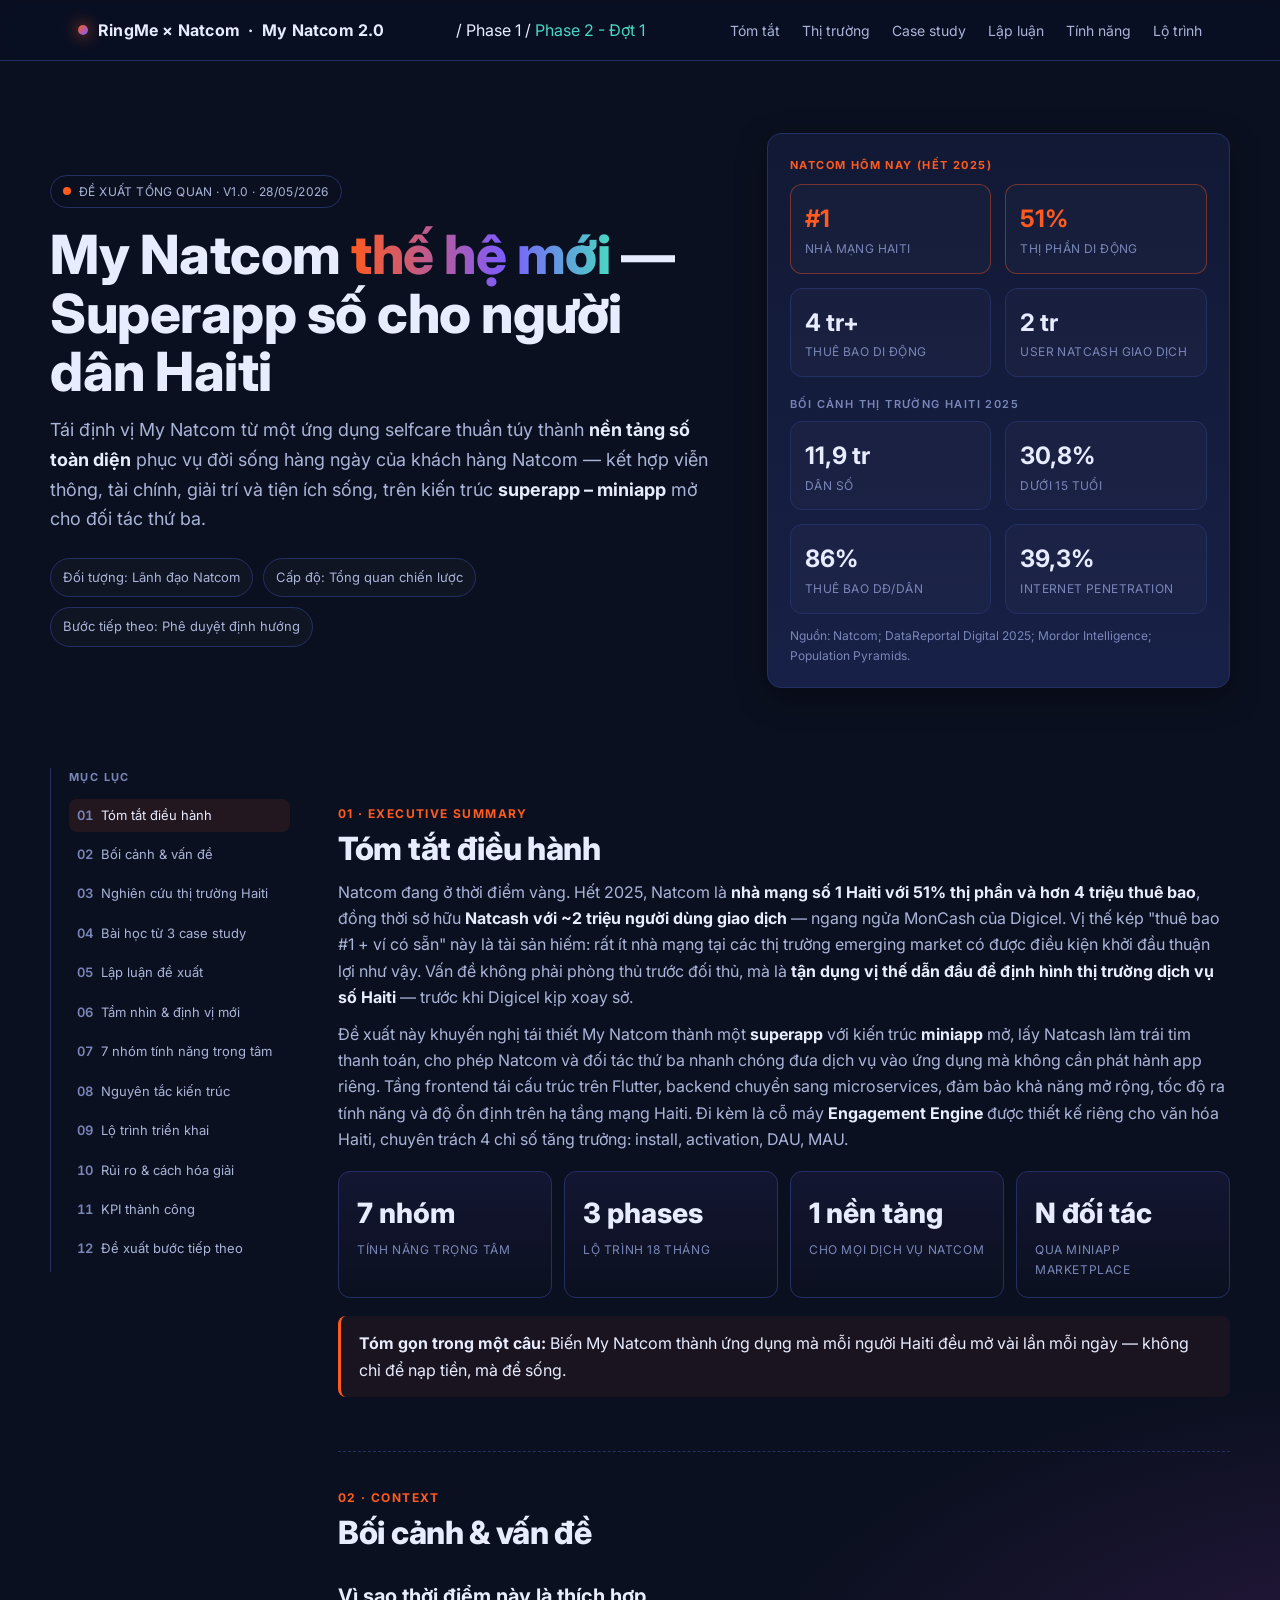
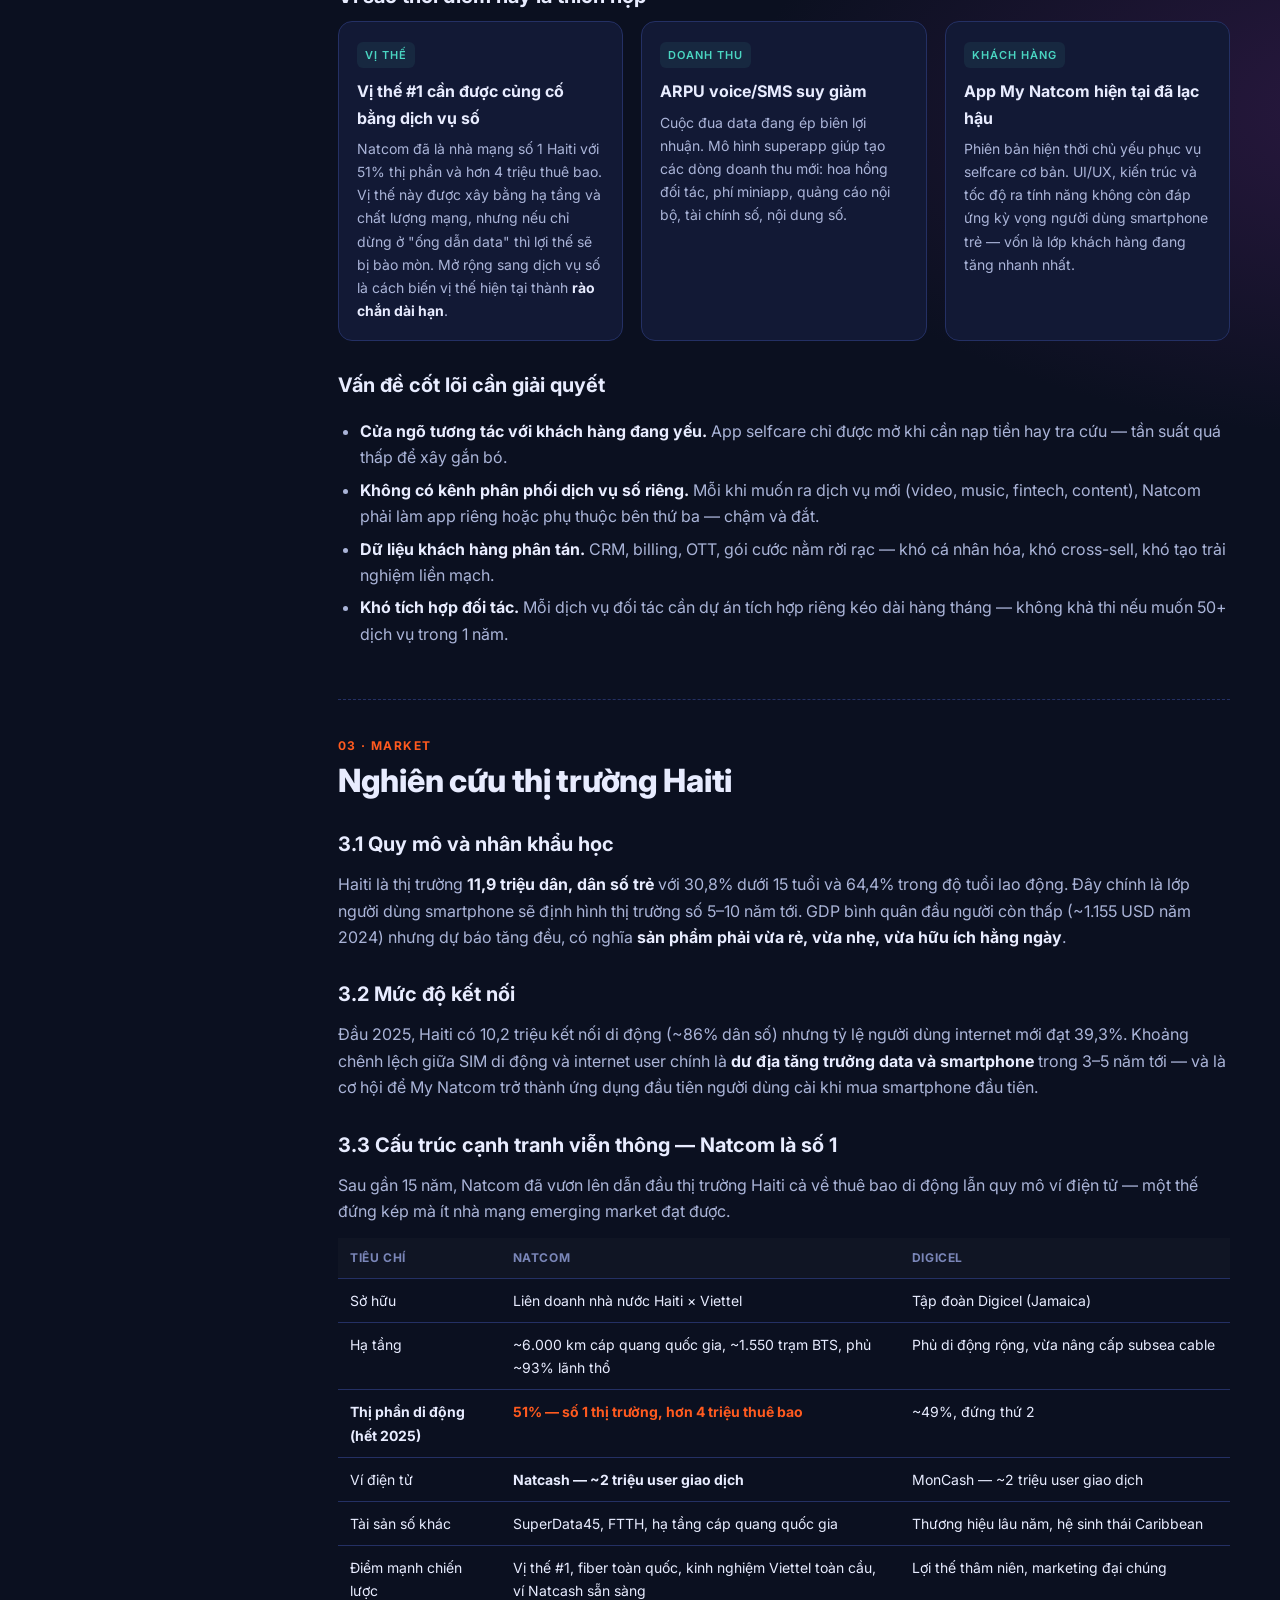
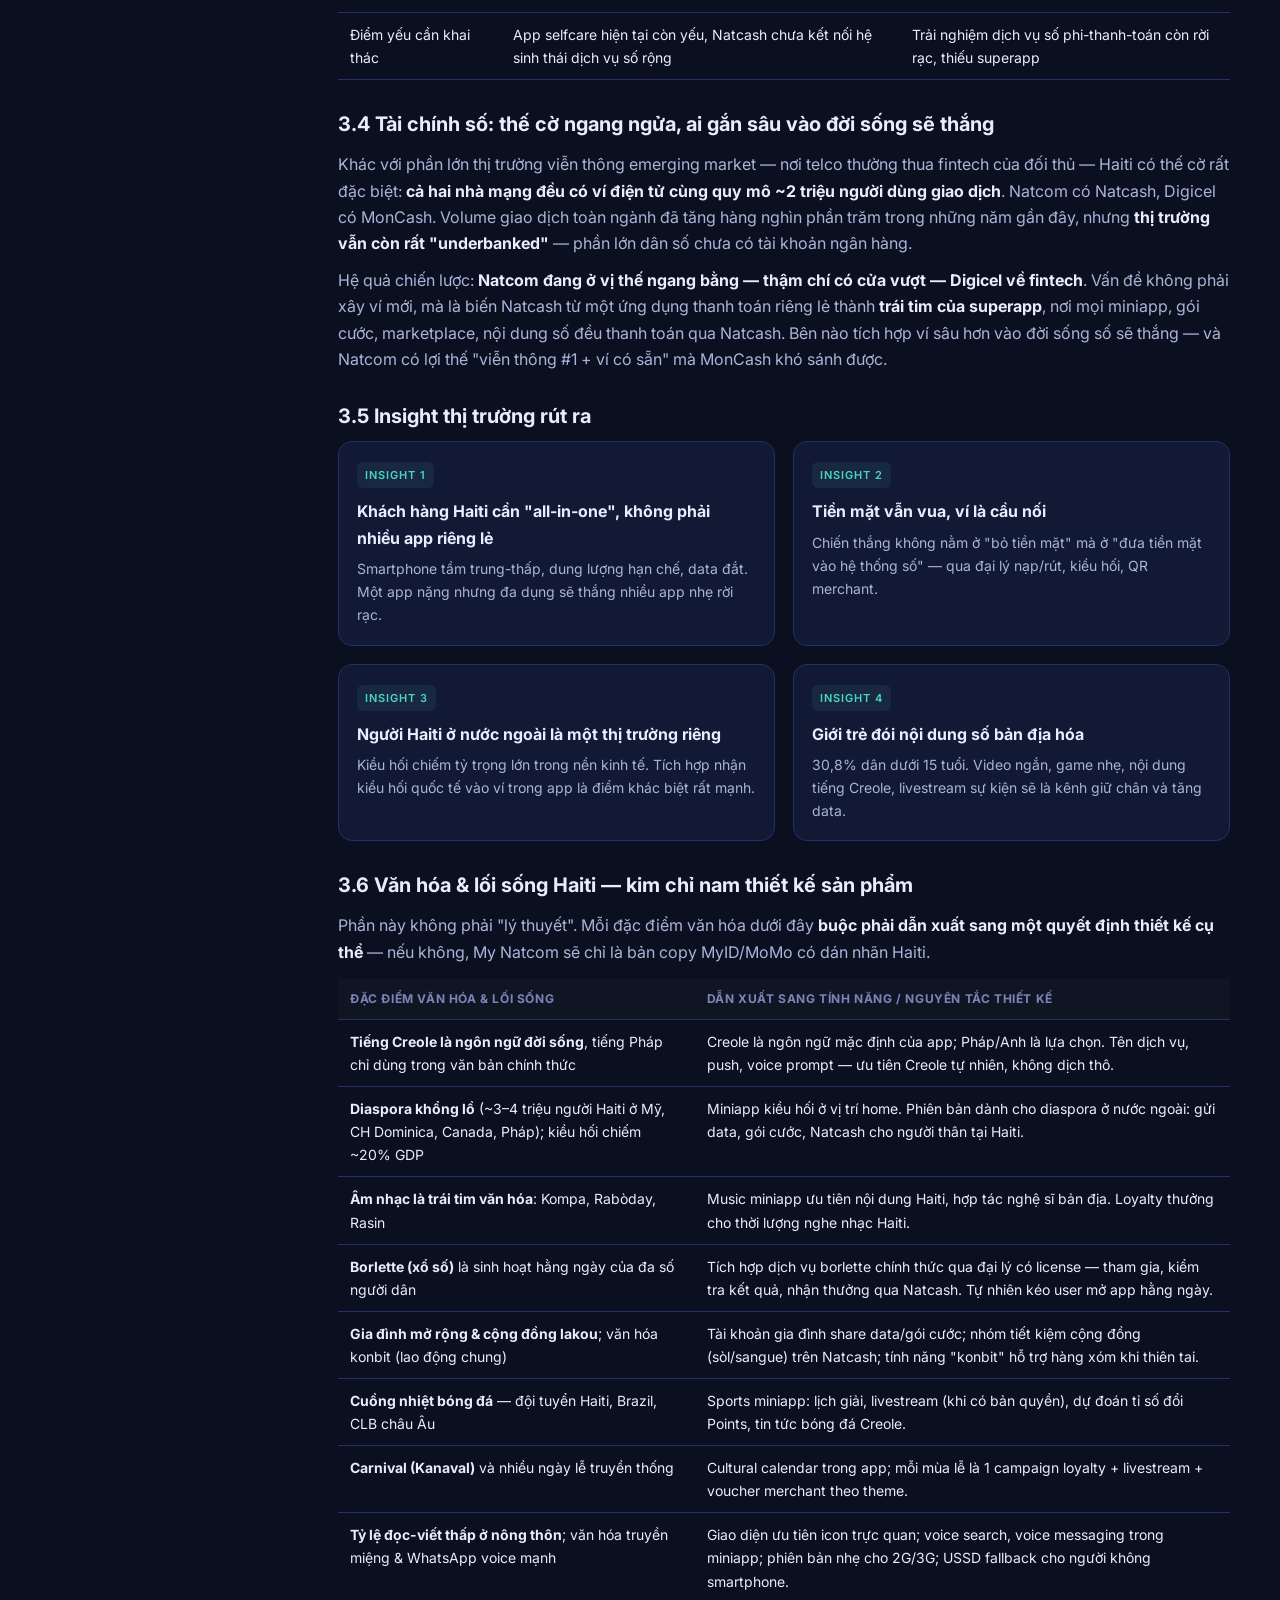
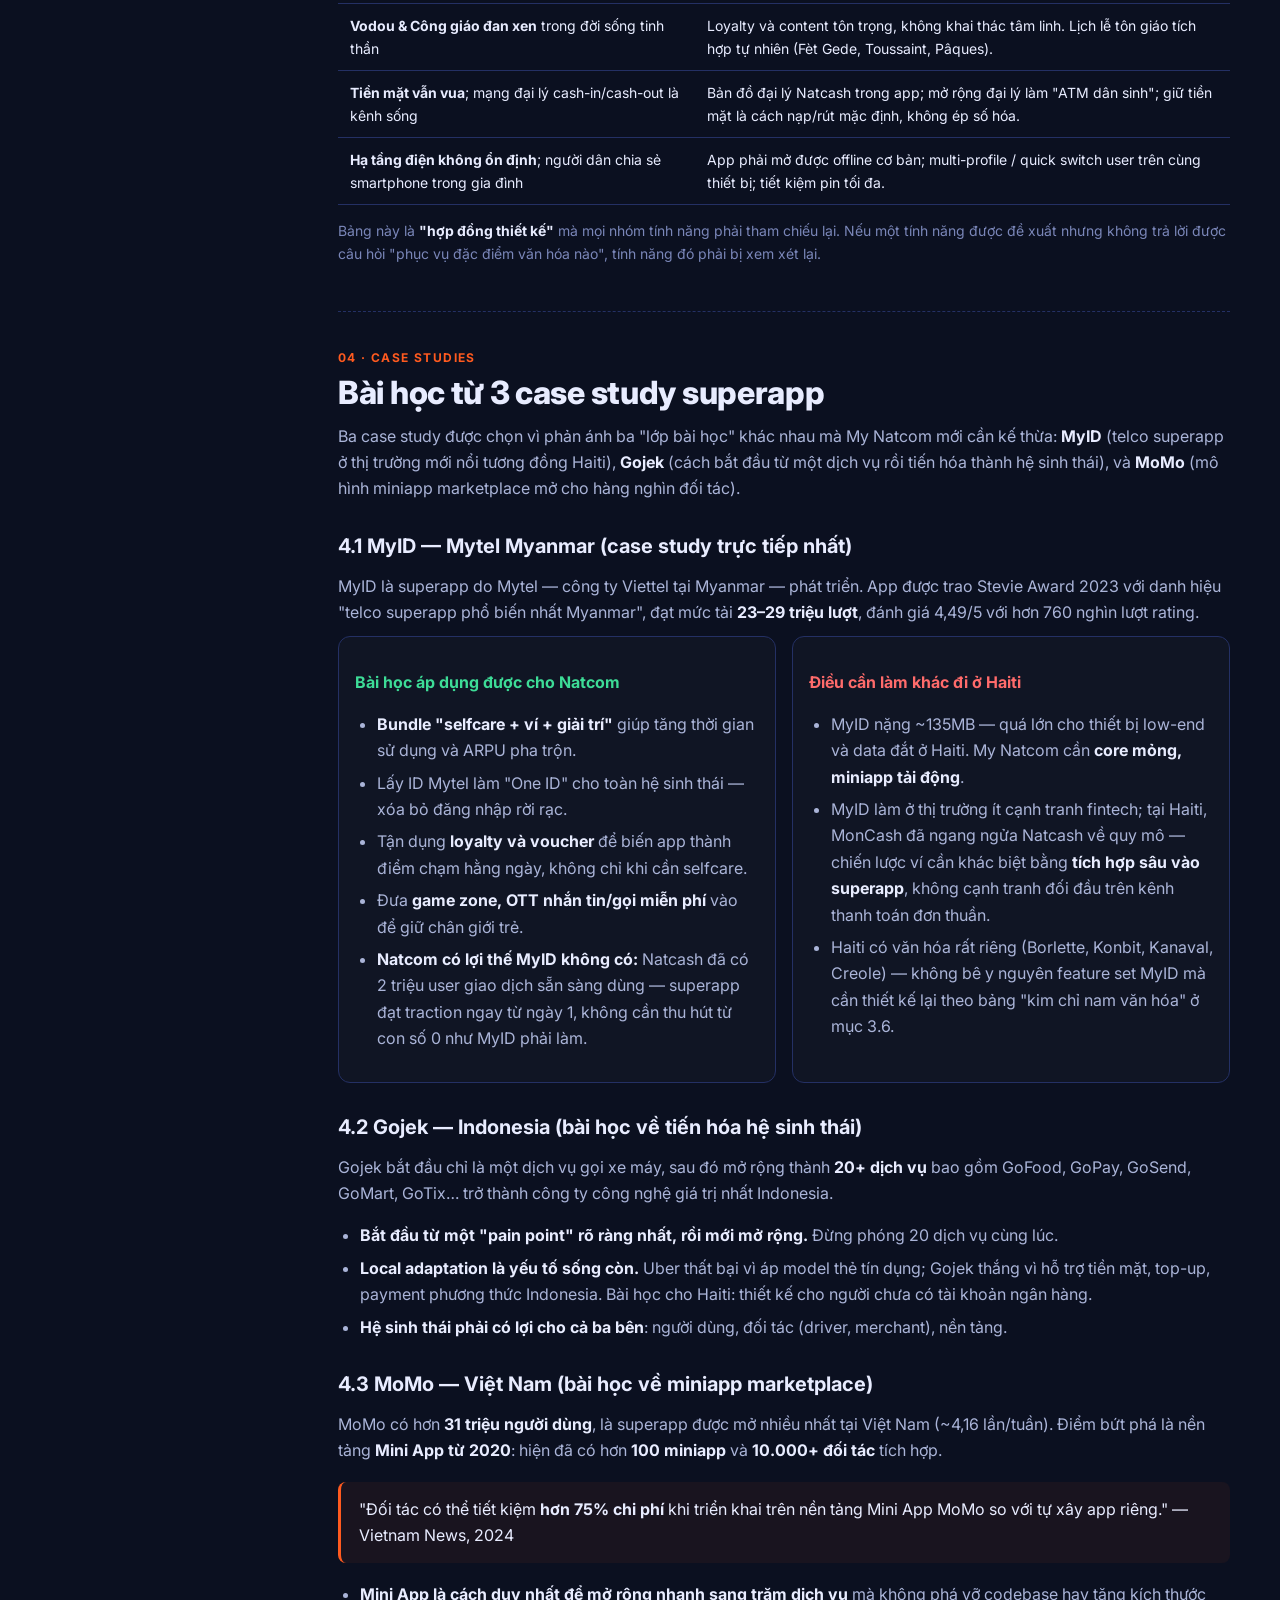
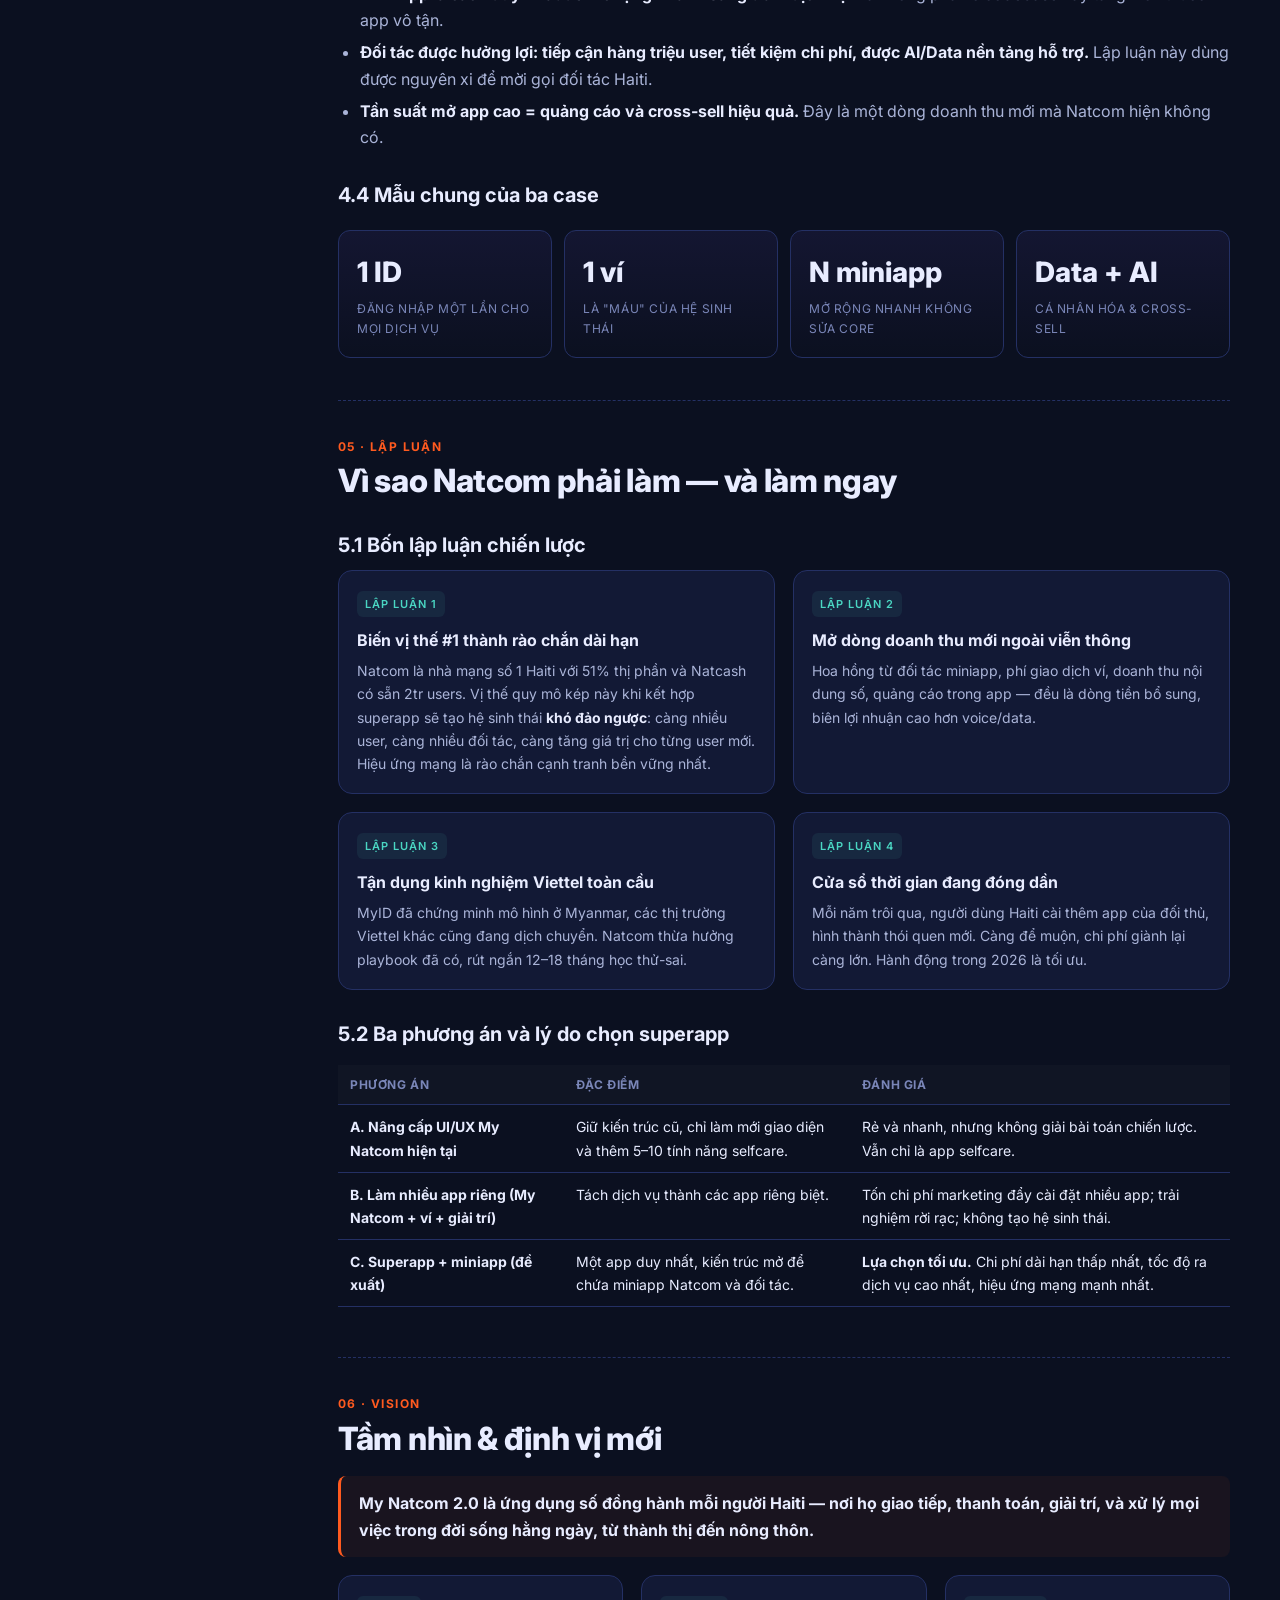
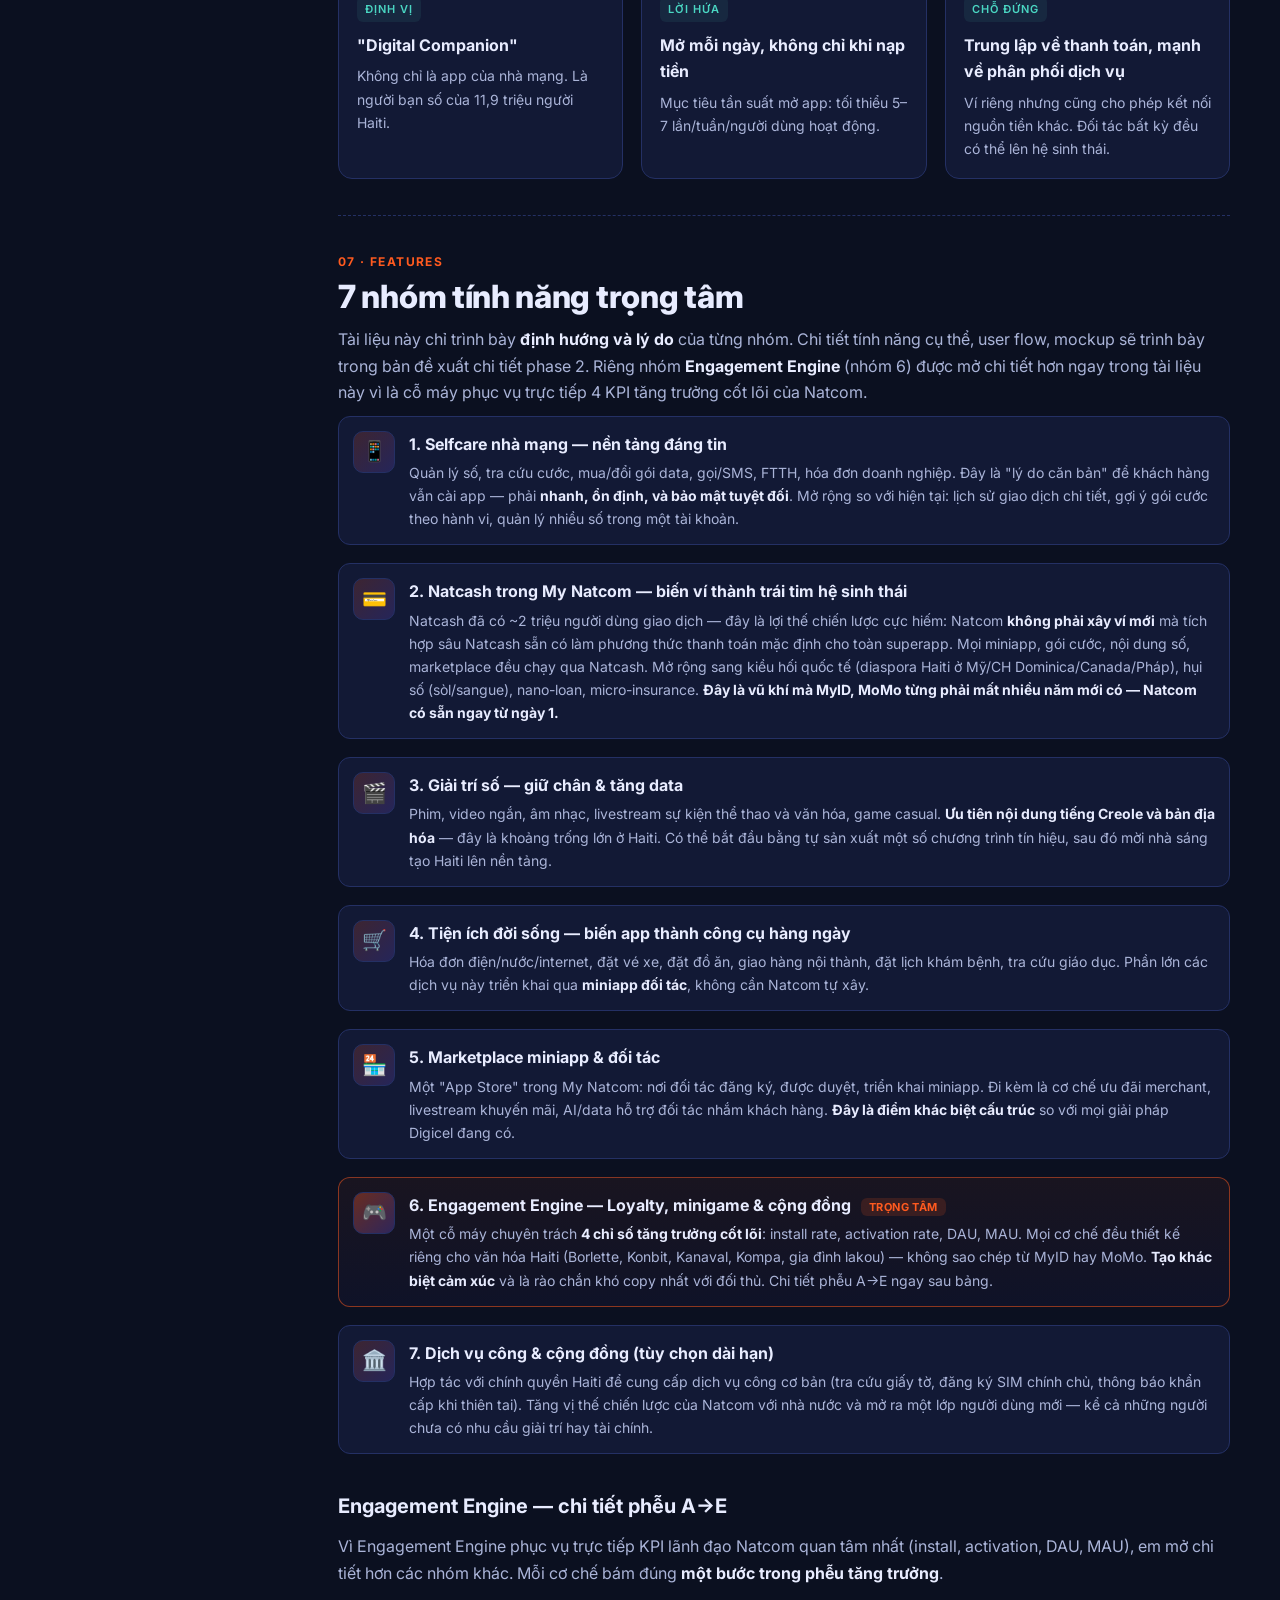
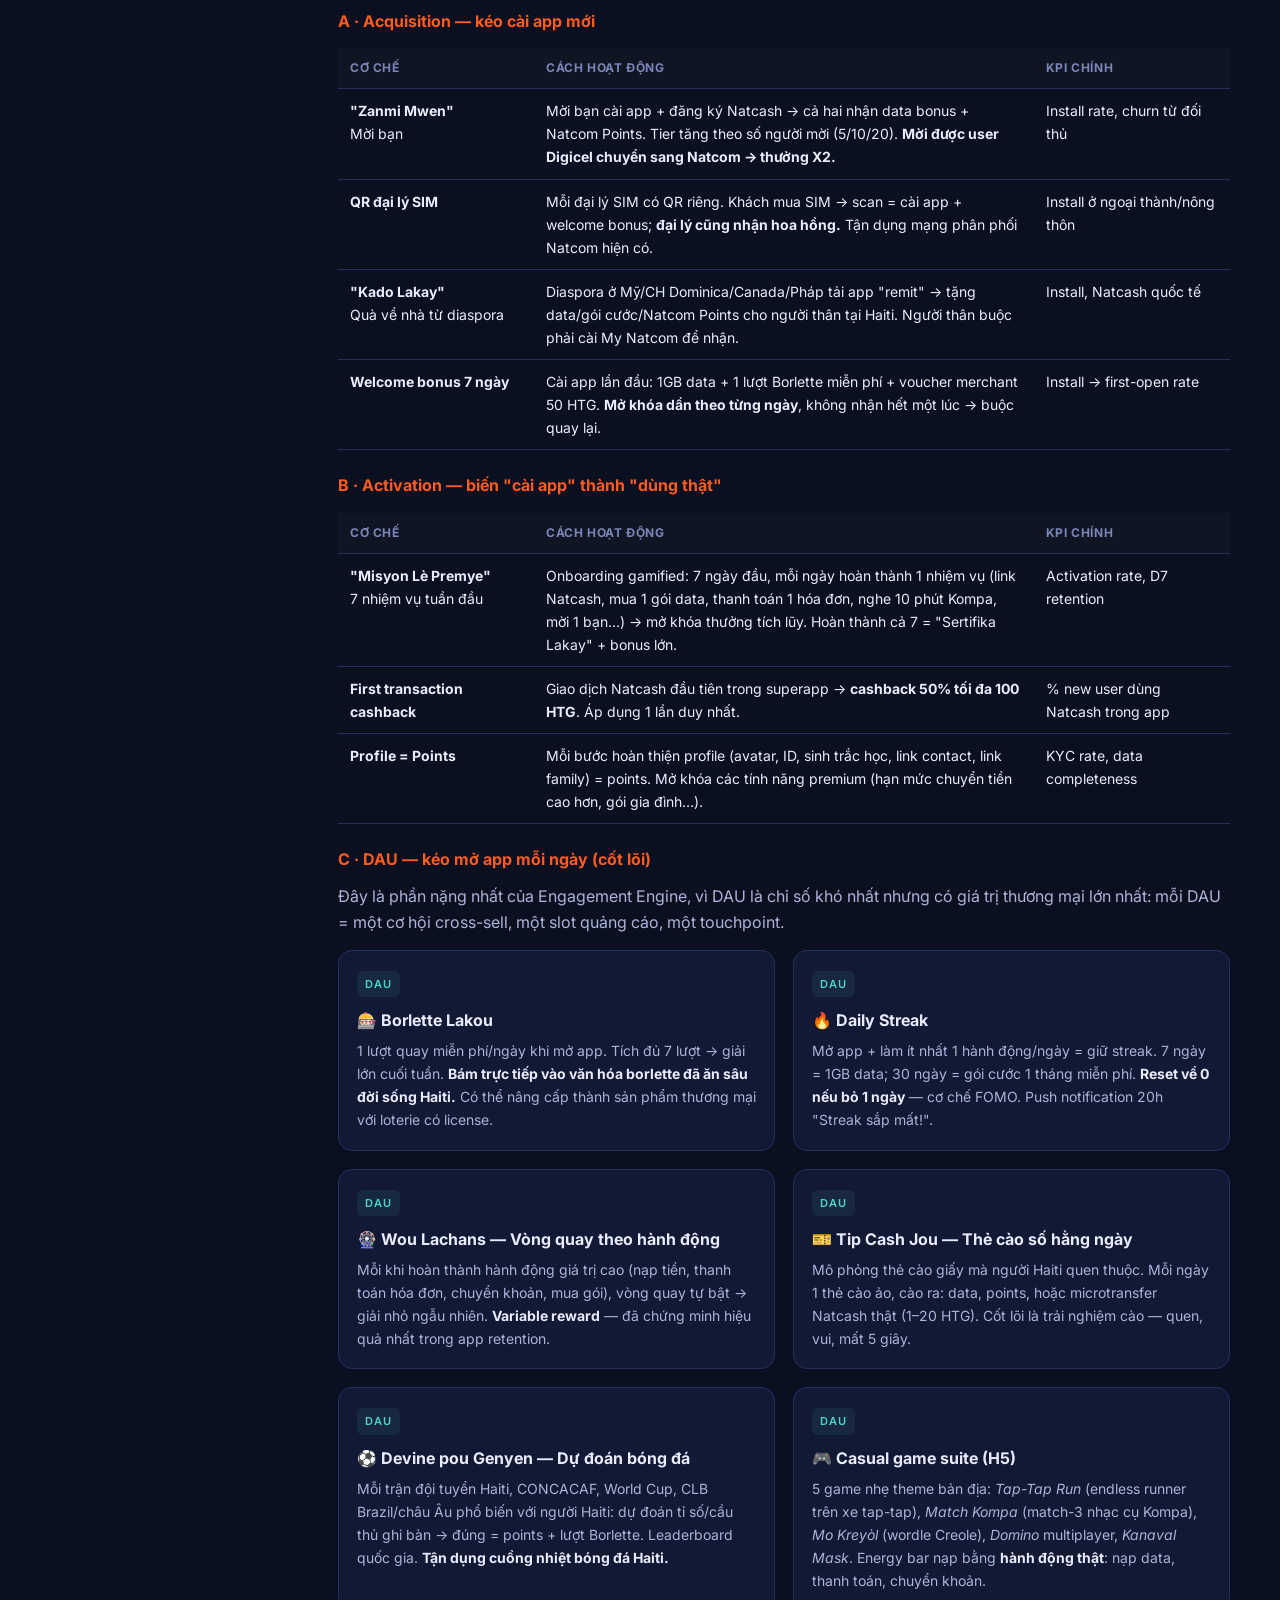
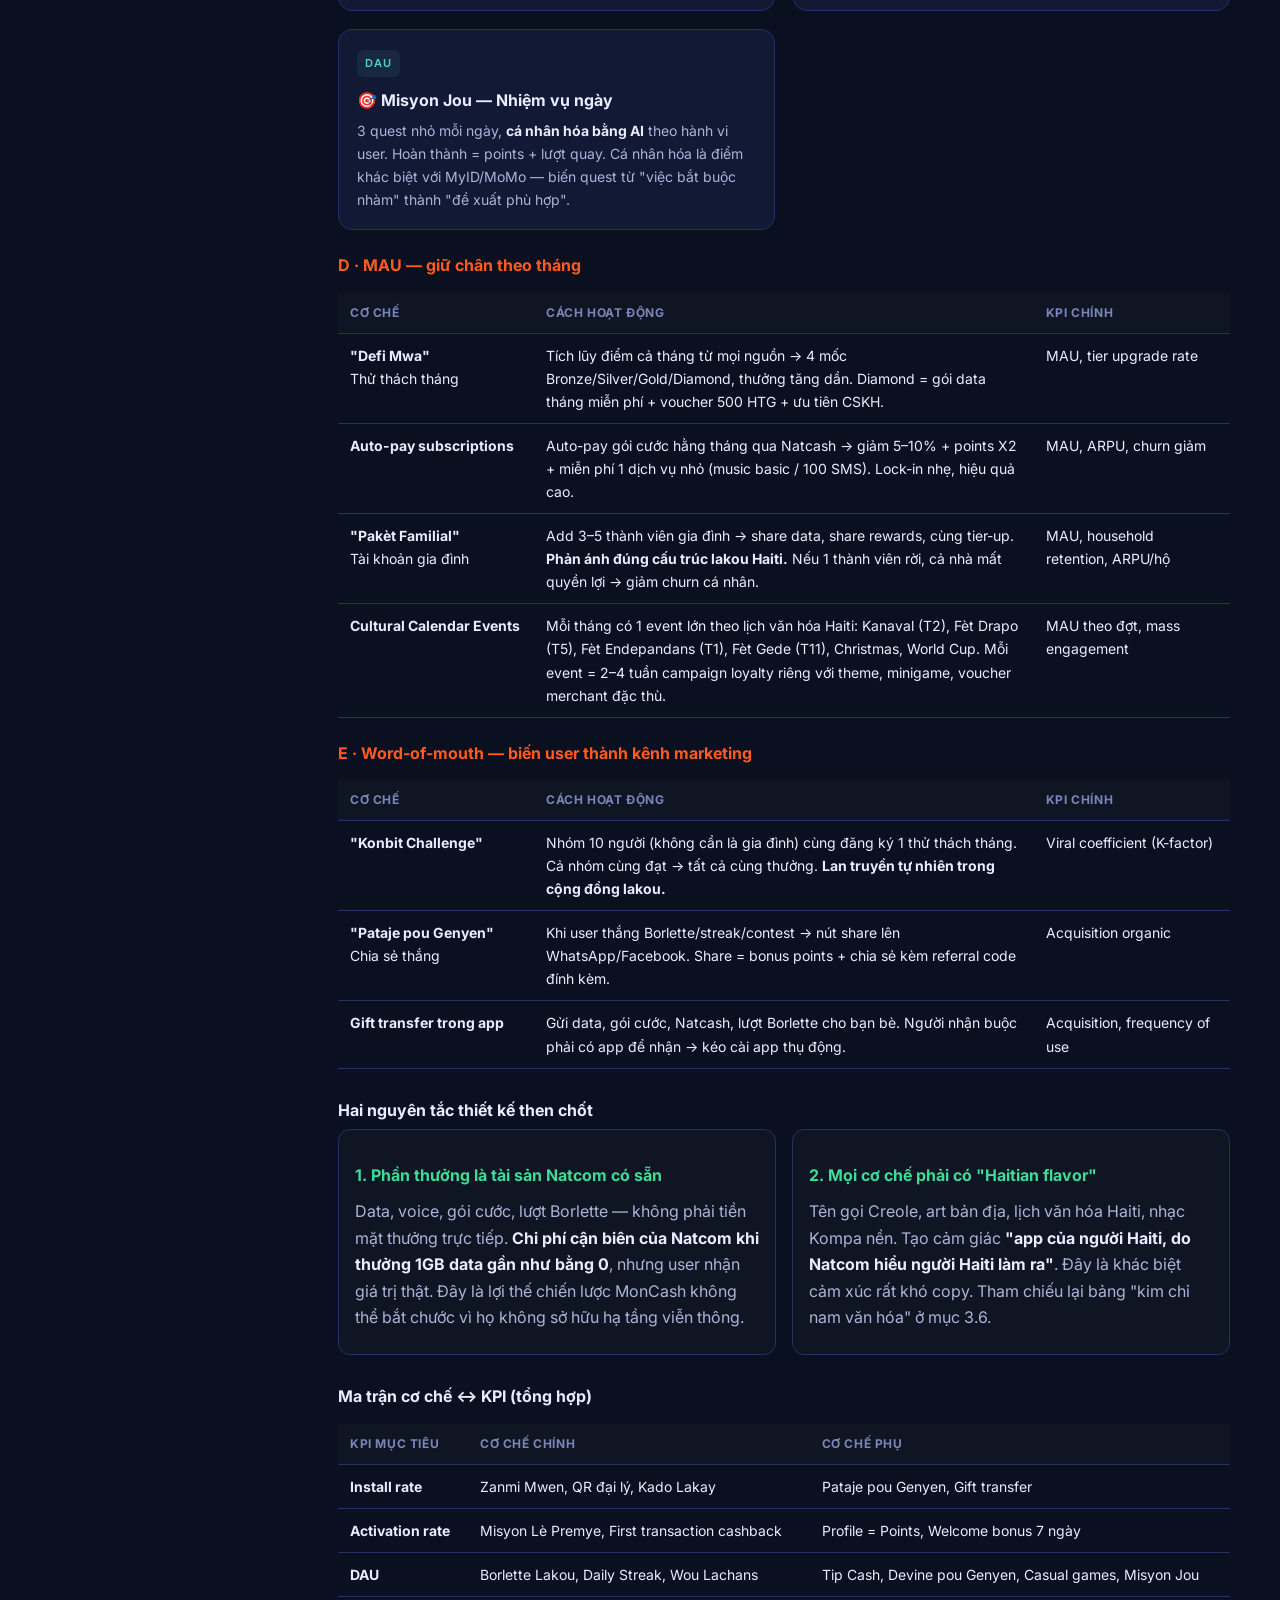
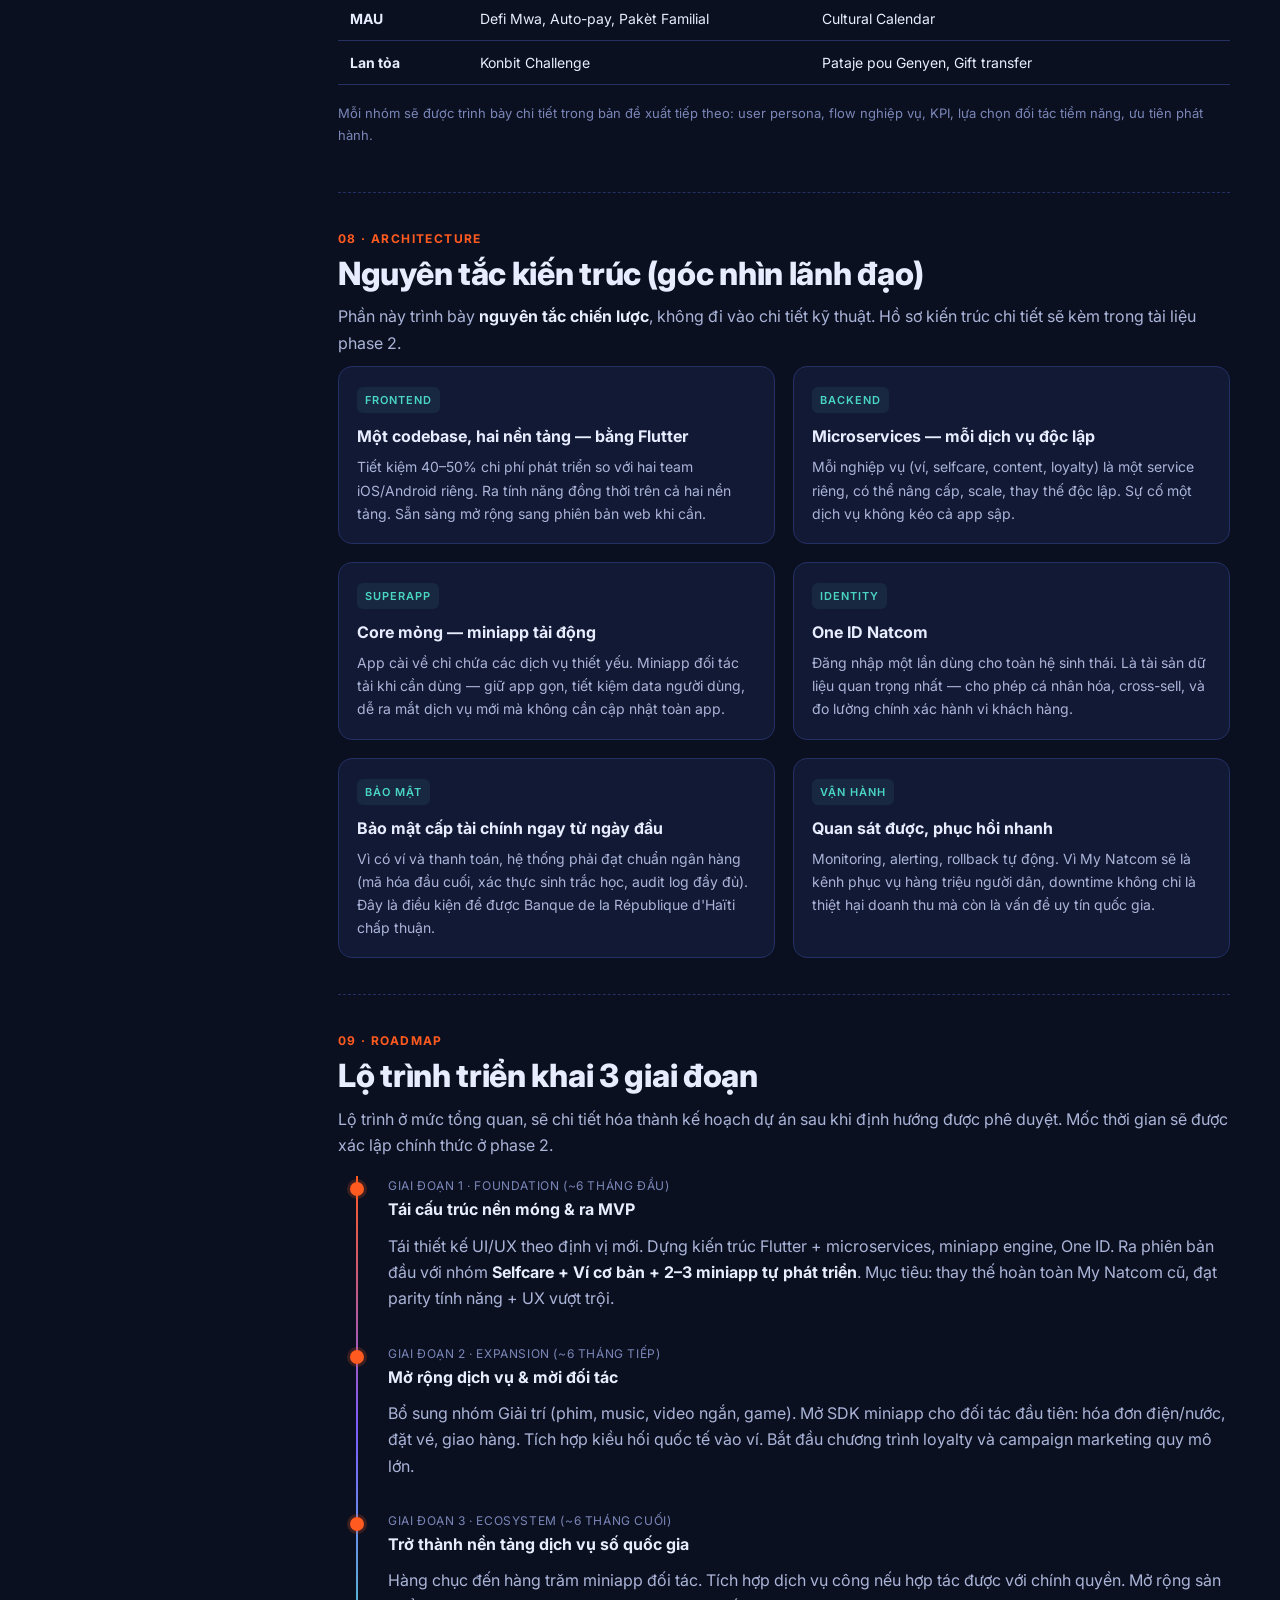
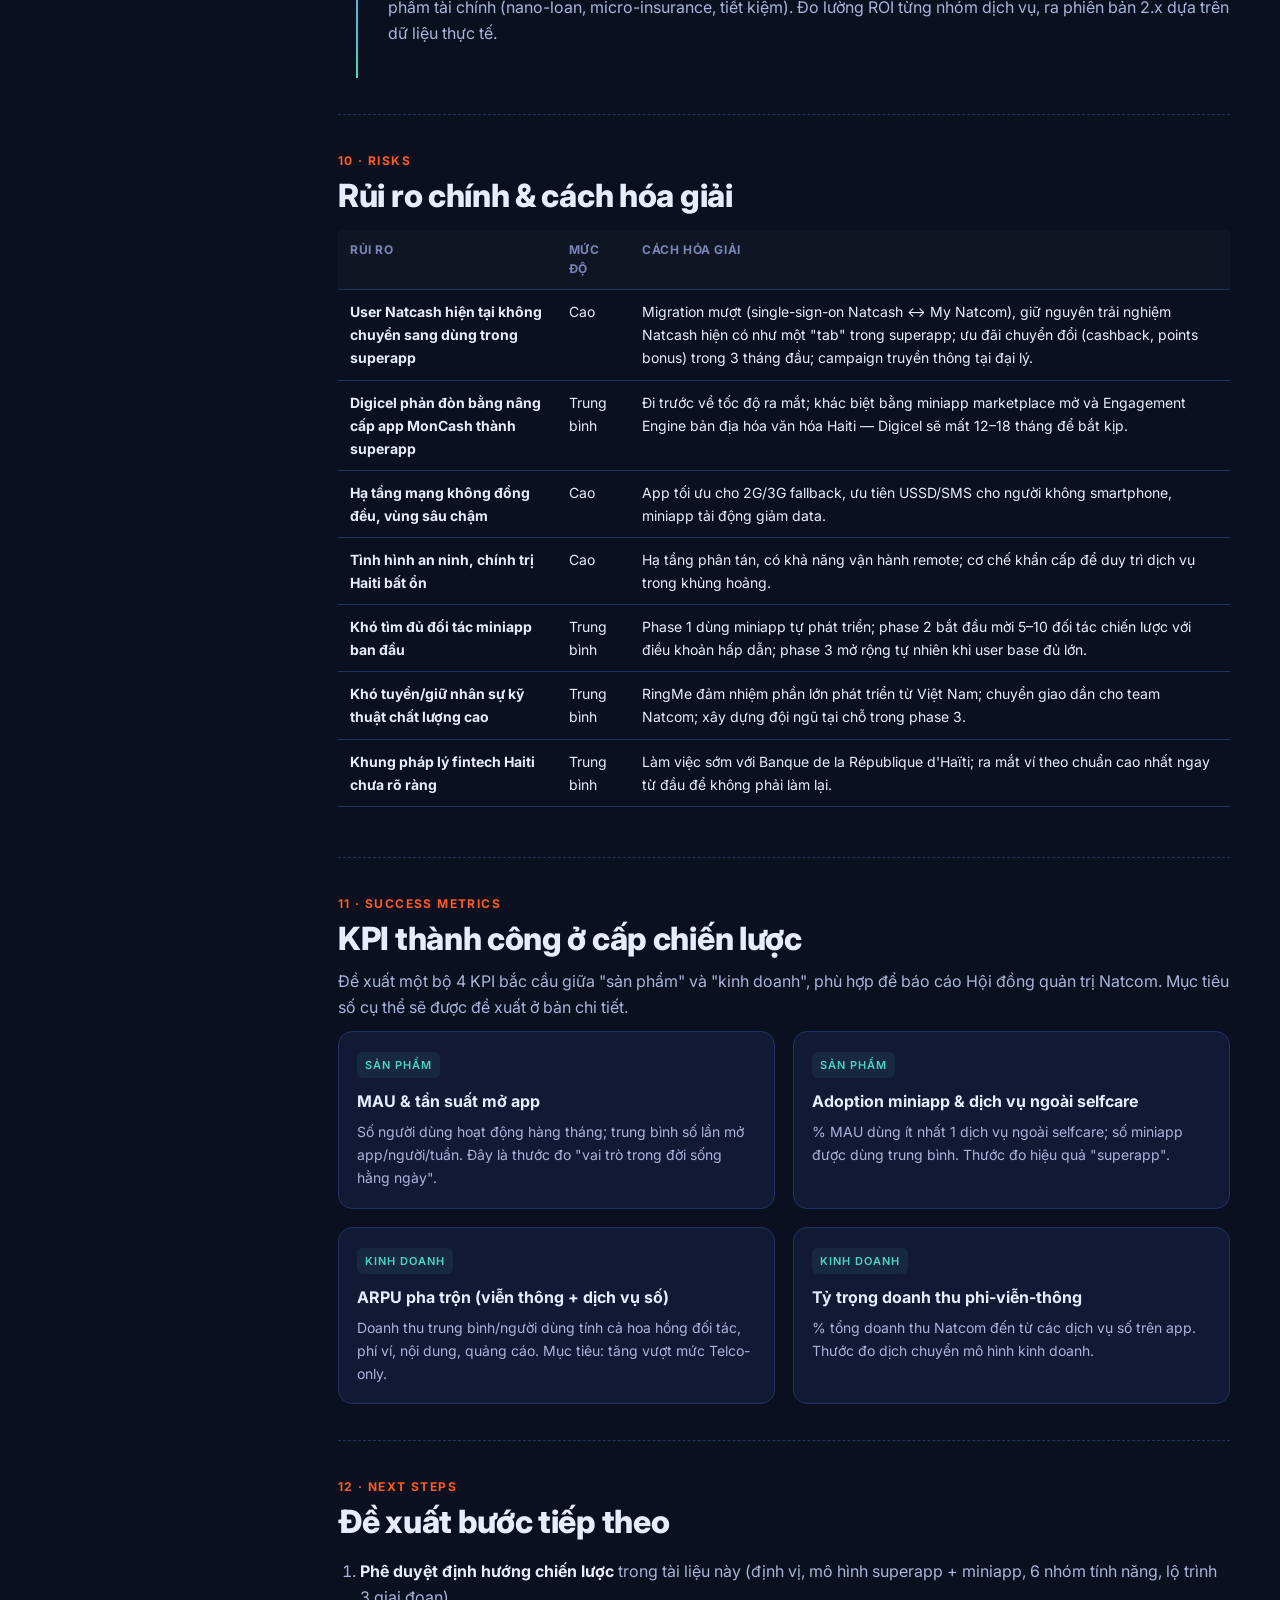
<file: index.html>
<!DOCTYPE html>
<html lang="vi">
<head>
<meta charset="UTF-8" />
<meta name="viewport" content="width=device-width, initial-scale=1.0" />
<title>Đề xuất tổng quan: My Natcom thế hệ mới — Superapp số cho Haiti</title>
<meta name="description" content="Đề xuất chiến lược nâng cấp ứng dụng My Natcom thành superapp toàn diện cho thị trường Haiti — RingMe Vietnam x Natcom." />
<link rel="preconnect" href="https://fonts.googleapis.com">
<link rel="preconnect" href="https://fonts.gstatic.com" crossorigin>
<link href="https://fonts.googleapis.com/css2?family=Inter:wght@400;500;600;700;800&family=JetBrains+Mono:wght@400;600&display=swap" rel="stylesheet">
<style>
  :root{
    --bg:#0b1020;
    --bg-2:#0f1530;
    --surface:#121935;
    --surface-2:#172046;
    --line:#243064;
    --text:#e8ecff;
    --text-dim:#aab4d8;
    --text-mute:#7a86b8;
    --brand:#ff5a1f;          /* Natcom orange */
    --brand-2:#ffb199;
    --accent:#4ad6c2;
    --accent-2:#7c5cff;
    --danger:#ff6b6b;
    --warn:#ffc857;
    --ok:#3ddc97;
    --radius:14px;
    --shadow:0 10px 30px rgba(0,0,0,.35);
    --max:1180px;
  }
  *{box-sizing:border-box}
  html,body{margin:0;padding:0;background:radial-gradient(1200px 600px at 10% -10%, #1a2356 0%, transparent 60%), radial-gradient(1200px 600px at 110% 10%, #2a1840 0%, transparent 55%), var(--bg);color:var(--text);font-family:'Inter',system-ui,-apple-system,Segoe UI,Roboto,Arial,sans-serif;line-height:1.65;-webkit-font-smoothing:antialiased}
  a{color:var(--accent);text-decoration:none}
  a:hover{text-decoration:underline}
  code,pre{font-family:'JetBrains Mono',ui-monospace,Consolas,monospace}
  .container{max-width:var(--max);margin:0 auto;padding:0 28px}
  /* Top bar */
  .topbar{position:sticky;top:0;z-index:50;backdrop-filter:saturate(180%) blur(10px);background:rgba(11,16,32,.7);border-bottom:1px solid var(--line)}
  .topbar-inner{display:flex;align-items:center;justify-content:space-between;height:60px}
  .brand{display:flex;align-items:center;gap:10px;font-weight:700;letter-spacing:.2px}
  .brand-dot{width:10px;height:10px;border-radius:50%;background:linear-gradient(135deg,var(--brand),var(--accent-2));box-shadow:0 0 16px var(--brand)}
  .topbar nav a{margin-left:18px;color:var(--text-dim);font-size:14px}
  .topbar nav a:hover{color:var(--text)}
  /* Hero */
  .hero{padding:72px 0 40px}
  .hero-grid{display:grid;grid-template-columns:1.3fr .9fr;gap:48px;align-items:center}
  .eyebrow{display:inline-flex;align-items:center;gap:8px;padding:6px 12px;border:1px solid var(--line);border-radius:999px;color:var(--text-dim);font-size:12px;letter-spacing:.4px;text-transform:uppercase}
  .eyebrow .pulse{width:8px;height:8px;background:var(--brand);border-radius:50%;box-shadow:0 0 0 0 rgba(255,90,31,.6);animation:pulse 1.8s infinite}
  @keyframes pulse{0%{box-shadow:0 0 0 0 rgba(255,90,31,.6)}70%{box-shadow:0 0 0 12px rgba(255,90,31,0)}100%{box-shadow:0 0 0 0 rgba(255,90,31,0)}}
  h1.hero-title{font-size:54px;line-height:1.08;margin:18px 0 14px;font-weight:800;letter-spacing:-.5px}
  .hero-title span{background:linear-gradient(90deg,var(--brand),var(--accent-2) 60%,var(--accent));-webkit-background-clip:text;background-clip:text;color:transparent}
  .hero-sub{color:var(--text-dim);font-size:18px;max-width:62ch}
  .hero-meta{margin-top:24px;display:flex;flex-wrap:wrap;gap:10px}
  .chip{padding:8px 12px;border-radius:999px;border:1px solid var(--line);font-size:13px;color:var(--text-dim);background:rgba(255,255,255,.02)}
  .hero-card{background:linear-gradient(180deg,var(--surface),var(--surface-2));border:1px solid var(--line);border-radius:var(--radius);padding:22px;box-shadow:var(--shadow)}
  .stat-grid{display:grid;grid-template-columns:1fr 1fr;gap:14px}
  .stat{padding:14px;border:1px solid var(--line);border-radius:12px;background:rgba(255,255,255,.02)}
  .stat .num{font-size:24px;font-weight:700;color:var(--text)}
  .stat .lbl{font-size:12px;color:var(--text-mute);text-transform:uppercase;letter-spacing:.4px}
  /* Layout with sidebar */
  .doc{display:grid;grid-template-columns:240px 1fr;gap:48px;padding:40px 0 96px}
  .toc{position:sticky;top:80px;align-self:start;border-left:1px solid var(--line);padding-left:18px;max-height:calc(100vh - 100px);overflow:auto}
  .toc h4{font-size:11px;letter-spacing:1.4px;color:var(--text-mute);text-transform:uppercase;margin:0 0 12px}
  .toc ol{list-style:none;padding:0;margin:0;counter-reset:item}
  .toc li{margin:6px 0;font-size:13px;counter-increment:item}
  .toc li a{color:var(--text-dim);display:flex;gap:8px;padding:6px 8px;border-radius:8px}
  .toc li a::before{content:counter(item, decimal-leading-zero);color:var(--text-mute);font-variant-numeric:tabular-nums;font-weight:600}
  .toc li a:hover{background:rgba(255,255,255,.04);color:var(--text);text-decoration:none}
  .toc li a.active{background:rgba(255,90,31,.1);color:var(--text)}
  /* Sections */
  section.block{padding:36px 0;border-bottom:1px dashed var(--line)}
  section.block:last-child{border-bottom:none}
  .kicker{font-size:12px;letter-spacing:1.4px;color:var(--brand);text-transform:uppercase;font-weight:700}
  h2.section{font-size:32px;line-height:1.2;margin:6px 0 6px;font-weight:800;letter-spacing:-.3px}
  h3{font-size:20px;margin:28px 0 8px;font-weight:700}
  h4{font-size:16px;margin:18px 0 6px;font-weight:700;color:var(--text)}
  p{margin:10px 0;color:var(--text-dim)}
  p strong, li strong{color:var(--text)}
  ul,ol{color:var(--text-dim);padding-left:22px}
  ul li, ol li{margin:6px 0}
  blockquote{margin:18px 0;padding:14px 18px;border-left:3px solid var(--brand);background:rgba(255,90,31,.06);border-radius:8px;color:var(--text)}
  blockquote em{color:var(--text-dim);font-style:normal}
  /* Cards */
  .grid{display:grid;gap:18px}
  .grid.cols-2{grid-template-columns:1fr 1fr}
  .grid.cols-3{grid-template-columns:1fr 1fr 1fr}
  .grid.cols-4{grid-template-columns:repeat(4,1fr)}
  .card{background:var(--surface);border:1px solid var(--line);border-radius:var(--radius);padding:18px;transition:transform .15s ease,border-color .15s ease}
  .card:hover{transform:translateY(-2px);border-color:#3a4a99}
  .card .tag{display:inline-block;font-size:11px;text-transform:uppercase;letter-spacing:1px;color:var(--accent);background:rgba(74,214,194,.08);padding:4px 8px;border-radius:6px;font-weight:600}
  .card h4{margin:10px 0 6px}
  .card p{margin:0;color:var(--text-dim);font-size:14px}
  .card .footer{margin-top:12px;font-size:12px;color:var(--text-mute)}
  /* Big number */
  .big-stats{display:grid;grid-template-columns:repeat(4,1fr);gap:12px;margin:18px 0 6px}
  .big-stats .b{padding:18px;border:1px solid var(--line);border-radius:12px;background:linear-gradient(180deg,rgba(124,92,255,.08),transparent)}
  .big-stats .b .v{font-size:28px;font-weight:800;color:var(--text)}
  .big-stats .b .k{font-size:12px;color:var(--text-mute);text-transform:uppercase;letter-spacing:.6px;margin-top:4px}
  /* Pros/Cons */
  .duo{display:grid;grid-template-columns:1fr 1fr;gap:16px}
  .pros, .cons{border:1px solid var(--line);border-radius:12px;padding:14px 16px;background:rgba(255,255,255,.02)}
  .pros h4{color:var(--ok)}
  .cons h4{color:var(--danger)}
  /* Tables */
  table{width:100%;border-collapse:collapse;margin:14px 0;font-size:14px}
  th,td{padding:10px 12px;border-bottom:1px solid var(--line);text-align:left;vertical-align:top}
  th{font-size:12px;text-transform:uppercase;letter-spacing:.6px;color:var(--text-mute);background:rgba(255,255,255,.02)}
  /* Roadmap */
  .roadmap{position:relative;margin-top:18px}
  .roadmap::before{content:'';position:absolute;left:18px;top:0;bottom:0;width:2px;background:linear-gradient(180deg,var(--brand),var(--accent-2),var(--accent))}
  .phase{position:relative;padding:0 0 22px 50px}
  .phase::before{content:'';position:absolute;left:12px;top:6px;width:14px;height:14px;border-radius:50%;background:var(--brand);box-shadow:0 0 0 3px rgba(255,90,31,.2)}
  .phase h4{margin:0}
  .phase .when{font-size:12px;color:var(--text-mute);text-transform:uppercase;letter-spacing:.6px}
  /* Feature group icons */
  .fg{display:flex;gap:14px;align-items:flex-start;padding:14px;border:1px solid var(--line);border-radius:12px;background:var(--surface)}
  .fg .ic{flex-shrink:0;width:42px;height:42px;border-radius:10px;display:grid;place-items:center;font-size:20px;background:linear-gradient(135deg,rgba(255,90,31,.18),rgba(124,92,255,.18));border:1px solid var(--line)}
  .fg .body h4{margin:0 0 4px}
  .fg .body p{margin:0;font-size:14px}
  /* CTA */
  .cta{margin-top:48px;padding:28px;border-radius:16px;border:1px solid var(--line);background:linear-gradient(135deg,rgba(255,90,31,.12),rgba(124,92,255,.12))}
  .cta h3{margin-top:0}
  .btn{display:inline-block;padding:12px 18px;border-radius:10px;font-weight:600;background:var(--brand);color:#fff;border:none;cursor:pointer}
  .btn.outline{background:transparent;color:var(--text);border:1px solid var(--line);margin-left:10px}
  /* Footer */
  footer{padding:24px 0 60px;color:var(--text-mute);font-size:13px;border-top:1px solid var(--line)}
  .source-list{margin-top:8px;font-size:13px;color:var(--text-mute)}
  .source-list a{color:var(--text-dim)}
  /* Mobile */
  @media (max-width: 980px){
    .hero-grid, .doc, .grid.cols-2, .grid.cols-3, .grid.cols-4, .duo, .big-stats{grid-template-columns:1fr}
    .toc{position:static;border-left:none;padding-left:0;border-top:1px solid var(--line);padding-top:14px}
    h1.hero-title{font-size:38px}
  }
  /* Print: single column, white background */
  @media print{
    body{background:#fff;color:#111}
    .topbar, .toc, .cta, .hero-card{display:none}
    .doc{grid-template-columns:1fr;padding:0}
    section.block{break-inside:avoid;page-break-inside:avoid;border-color:#ddd}
    .card, .fg, .pros, .cons, .big-stats .b{background:#fff;border-color:#ddd;box-shadow:none}
    p, ul li, ol li, .hero-sub{color:#222}
    .kicker, .hero-title span{color:#d24a14 !important;-webkit-text-fill-color:#d24a14}
  }
</style>
</head>
<body>

<header class="topbar">
  <div class="container topbar-inner">
    <div class="brand"><span class="brand-dot"></span> RingMe × Natcom &nbsp;·&nbsp; My Natcom 2.0</div>
    <div class="breadcrumb">&nbsp;/&nbsp;<span style="color:var(--text)">Phase 1</span>&nbsp;/&nbsp;<a href="/phase2/index.html">Phase 2 - Đợt 1</a></div>
    <nav>
      <a href="#summary">Tóm tắt</a>
      <a href="#market">Thị trường</a>
      <a href="#cases">Case study</a>
      <a href="#why">Lập luận</a>
      <a href="#features">Tính năng</a>
      <a href="#roadmap">Lộ trình</a>
    </nav>
  </div>
</header>

<!-- HERO -->
<section class="hero container">
  <div class="hero-grid">
    <div>
      <span class="eyebrow"><span class="pulse"></span> Đề xuất tổng quan · v1.0 · 28/05/2026</span>
      <h1 class="hero-title">My Natcom <span>thế hệ mới</span> — Superapp số cho người dân Haiti</h1>
      <p class="hero-sub">Tái định vị My Natcom từ một ứng dụng selfcare thuần túy thành <strong>nền tảng số toàn diện</strong> phục vụ đời sống hàng ngày của khách hàng Natcom — kết hợp viễn thông, tài chính, giải trí và tiện ích sống, trên kiến trúc <strong>superapp – miniapp</strong> mở cho đối tác thứ ba.</p>
      <div class="hero-meta">
        <span class="chip">Đối tượng: Lãnh đạo Natcom</span>
        <span class="chip">Cấp độ: Tổng quan chiến lược</span>
        <span class="chip">Bước tiếp theo: Phê duyệt định hướng</span>
      </div>
    </div>
    <aside class="hero-card">
      <div style="font-size:11px;color:var(--brand);letter-spacing:1.4px;text-transform:uppercase;margin-bottom:10px;font-weight:700">Natcom hôm nay (hết 2025)</div>
      <div class="stat-grid">
        <div class="stat" style="border-color:rgba(255,90,31,.4)"><div class="num" style="color:var(--brand)">#1</div><div class="lbl">Nhà mạng Haiti</div></div>
        <div class="stat" style="border-color:rgba(255,90,31,.4)"><div class="num" style="color:var(--brand)">51%</div><div class="lbl">Thị phần di động</div></div>
        <div class="stat"><div class="num">4 tr+</div><div class="lbl">Thuê bao di động</div></div>
        <div class="stat"><div class="num">2 tr</div><div class="lbl">User Natcash giao dịch</div></div>
      </div>
      <div style="margin-top:18px;font-size:11px;color:var(--text-mute);letter-spacing:1.4px;text-transform:uppercase;font-weight:600">Bối cảnh thị trường Haiti 2025</div>
      <div class="stat-grid" style="margin-top:8px">
        <div class="stat"><div class="num">11,9 tr</div><div class="lbl">Dân số</div></div>
        <div class="stat"><div class="num">30,8%</div><div class="lbl">Dưới 15 tuổi</div></div>
        <div class="stat"><div class="num">86%</div><div class="lbl">Thuê bao DĐ/dân</div></div>
        <div class="stat"><div class="num">39,3%</div><div class="lbl">Internet penetration</div></div>
      </div>
      <div style="margin-top:12px;font-size:12px;color:var(--text-mute)">Nguồn: Natcom; DataReportal Digital 2025; Mordor Intelligence; Population Pyramids.</div>
    </aside>
  </div>
</section>

<!-- DOC -->
<div class="container doc">
  <aside class="toc">
    <h4>Mục lục</h4>
    <ol>
      <li><a href="#summary">Tóm tắt điều hành</a></li>
      <li><a href="#context">Bối cảnh & vấn đề</a></li>
      <li><a href="#market">Nghiên cứu thị trường Haiti</a></li>
      <li><a href="#cases">Bài học từ 3 case study</a></li>
      <li><a href="#why">Lập luận đề xuất</a></li>
      <li><a href="#vision">Tầm nhìn & định vị mới</a></li>
      <li><a href="#features">7 nhóm tính năng trọng tâm</a></li>
      <li><a href="#arch">Nguyên tắc kiến trúc</a></li>
      <li><a href="#roadmap">Lộ trình triển khai</a></li>
      <li><a href="#risk">Rủi ro & cách hóa giải</a></li>
      <li><a href="#kpi">KPI thành công</a></li>
      <li><a href="#next">Đề xuất bước tiếp theo</a></li>
    </ol>
  </aside>

  <main>

    <!-- 1. EXECUTIVE SUMMARY -->
    <section id="summary" class="block">
      <div class="kicker">01 · Executive summary</div>
      <h2 class="section">Tóm tắt điều hành</h2>
      <p>Natcom đang ở thời điểm vàng. Hết 2025, Natcom là <strong>nhà mạng số 1 Haiti với 51% thị phần và hơn 4 triệu thuê bao</strong>, đồng thời sở hữu <strong>Natcash với ~2 triệu người dùng giao dịch</strong> — ngang ngửa MonCash của Digicel. Vị thế kép "thuê bao #1 + ví có sẵn" này là tài sản hiếm: rất ít nhà mạng tại các thị trường emerging market có được điều kiện khởi đầu thuận lợi như vậy. Vấn đề không phải phòng thủ trước đối thủ, mà là <strong>tận dụng vị thế dẫn đầu để định hình thị trường dịch vụ số Haiti</strong> — trước khi Digicel kịp xoay sở.</p>
      <p>Đề xuất này khuyến nghị tái thiết My Natcom thành một <strong>superapp</strong> với kiến trúc <strong>miniapp</strong> mở, lấy Natcash làm trái tim thanh toán, cho phép Natcom và đối tác thứ ba nhanh chóng đưa dịch vụ vào ứng dụng mà không cần phát hành app riêng. Tầng frontend tái cấu trúc trên Flutter, backend chuyển sang microservices, đảm bảo khả năng mở rộng, tốc độ ra tính năng và độ ổn định trên hạ tầng mạng Haiti. Đi kèm là cỗ máy <strong>Engagement Engine</strong> được thiết kế riêng cho văn hóa Haiti, chuyên trách 4 chỉ số tăng trưởng: install, activation, DAU, MAU.</p>
      <div class="big-stats">
        <div class="b"><div class="v">7 nhóm</div><div class="k">tính năng trọng tâm</div></div>
        <div class="b"><div class="v">3 phases</div><div class="k">lộ trình 18 tháng</div></div>
        <div class="b"><div class="v">1 nền tảng</div><div class="k">cho mọi dịch vụ Natcom</div></div>
        <div class="b"><div class="v">N đối tác</div><div class="k">qua miniapp marketplace</div></div>
      </div>
      <blockquote><strong>Tóm gọn trong một câu:</strong> Biến My Natcom thành ứng dụng mà mỗi người Haiti đều mở vài lần mỗi ngày — không chỉ để nạp tiền, mà để sống.</blockquote>
    </section>

    <!-- 2. CONTEXT -->
    <section id="context" class="block">
      <div class="kicker">02 · Context</div>
      <h2 class="section">Bối cảnh & vấn đề</h2>

      <h3>Vì sao thời điểm này là thích hợp</h3>
      <div class="grid cols-3">
        <div class="card">
          <span class="tag">Vị thế</span>
          <h4>Vị thế #1 cần được củng cố bằng dịch vụ số</h4>
          <p>Natcom đã là nhà mạng số 1 Haiti với 51% thị phần và hơn 4 triệu thuê bao. Vị thế này được xây bằng hạ tầng và chất lượng mạng, nhưng nếu chỉ dừng ở "ống dẫn data" thì lợi thế sẽ bị bào mòn. Mở rộng sang dịch vụ số là cách biến vị thế hiện tại thành <strong>rào chắn dài hạn</strong>.</p>
        </div>
        <div class="card">
          <span class="tag">Doanh thu</span>
          <h4>ARPU voice/SMS suy giảm</h4>
          <p>Cuộc đua data đang ép biên lợi nhuận. Mô hình superapp giúp tạo các dòng doanh thu mới: hoa hồng đối tác, phí miniapp, quảng cáo nội bộ, tài chính số, nội dung số.</p>
        </div>
        <div class="card">
          <span class="tag">Khách hàng</span>
          <h4>App My Natcom hiện tại đã lạc hậu</h4>
          <p>Phiên bản hiện thời chủ yếu phục vụ selfcare cơ bản. UI/UX, kiến trúc và tốc độ ra tính năng không còn đáp ứng kỳ vọng người dùng smartphone trẻ — vốn là lớp khách hàng đang tăng nhanh nhất.</p>
        </div>
      </div>

      <h3>Vấn đề cốt lõi cần giải quyết</h3>
      <ul>
        <li><strong>Cửa ngõ tương tác với khách hàng đang yếu.</strong> App selfcare chỉ được mở khi cần nạp tiền hay tra cứu — tần suất quá thấp để xây gắn bó.</li>
        <li><strong>Không có kênh phân phối dịch vụ số riêng.</strong> Mỗi khi muốn ra dịch vụ mới (video, music, fintech, content), Natcom phải làm app riêng hoặc phụ thuộc bên thứ ba — chậm và đắt.</li>
        <li><strong>Dữ liệu khách hàng phân tán.</strong> CRM, billing, OTT, gói cước nằm rời rạc — khó cá nhân hóa, khó cross-sell, khó tạo trải nghiệm liền mạch.</li>
        <li><strong>Khó tích hợp đối tác.</strong> Mỗi dịch vụ đối tác cần dự án tích hợp riêng kéo dài hàng tháng — không khả thi nếu muốn 50+ dịch vụ trong 1 năm.</li>
      </ul>
    </section>

    <!-- 3. MARKET RESEARCH -->
    <section id="market" class="block">
      <div class="kicker">03 · Market</div>
      <h2 class="section">Nghiên cứu thị trường Haiti</h2>

      <h3>3.1 Quy mô và nhân khẩu học</h3>
      <p>Haiti là thị trường <strong>11,9 triệu dân, dân số trẻ</strong> với 30,8% dưới 15 tuổi và 64,4% trong độ tuổi lao động. Đây chính là lớp người dùng smartphone sẽ định hình thị trường số 5–10 năm tới. GDP bình quân đầu người còn thấp (~1.155 USD năm 2024) nhưng dự báo tăng đều, có nghĩa <strong>sản phẩm phải vừa rẻ, vừa nhẹ, vừa hữu ích hằng ngày</strong>.</p>

      <h3>3.2 Mức độ kết nối</h3>
      <p>Đầu 2025, Haiti có 10,2 triệu kết nối di động (~86% dân số) nhưng tỷ lệ người dùng internet mới đạt 39,3%. Khoảng chênh lệch giữa SIM di động và internet user chính là <strong>dư địa tăng trưởng data và smartphone</strong> trong 3–5 năm tới — và là cơ hội để My Natcom trở thành ứng dụng đầu tiên người dùng cài khi mua smartphone đầu tiên.</p>

      <h3>3.3 Cấu trúc cạnh tranh viễn thông — Natcom là số 1</h3>
      <p>Sau gần 15 năm, Natcom đã vươn lên dẫn đầu thị trường Haiti cả về thuê bao di động lẫn quy mô ví điện tử — một thế đứng kép mà ít nhà mạng emerging market đạt được.</p>
      <table>
        <thead>
          <tr><th>Tiêu chí</th><th>Natcom</th><th>Digicel</th></tr>
        </thead>
        <tbody>
          <tr><td>Sở hữu</td><td>Liên doanh nhà nước Haiti × Viettel</td><td>Tập đoàn Digicel (Jamaica)</td></tr>
          <tr><td>Hạ tầng</td><td>~6.000 km cáp quang quốc gia, ~1.550 trạm BTS, phủ ~93% lãnh thổ</td><td>Phủ di động rộng, vừa nâng cấp subsea cable</td></tr>
          <tr><td><strong>Thị phần di động (hết 2025)</strong></td><td><strong style="color:var(--brand)">51% — số 1 thị trường, hơn 4 triệu thuê bao</strong></td><td>~49%, đứng thứ 2</td></tr>
          <tr><td>Ví điện tử</td><td><strong>Natcash — ~2 triệu user giao dịch</strong></td><td>MonCash — ~2 triệu user giao dịch</td></tr>
          <tr><td>Tài sản số khác</td><td>SuperData45, FTTH, hạ tầng cáp quang quốc gia</td><td>Thương hiệu lâu năm, hệ sinh thái Caribbean</td></tr>
          <tr><td>Điểm mạnh chiến lược</td><td>Vị thế #1, fiber toàn quốc, kinh nghiệm Viettel toàn cầu, ví Natcash sẵn sàng</td><td>Lợi thế thâm niên, marketing đại chúng</td></tr>
          <tr><td>Điểm yếu cần khai thác</td><td>App selfcare hiện tại còn yếu, Natcash chưa kết nối hệ sinh thái dịch vụ số rộng</td><td>Trải nghiệm dịch vụ số phi-thanh-toán còn rời rạc, thiếu superapp</td></tr>
        </tbody>
      </table>

      <h3>3.4 Tài chính số: thế cờ ngang ngửa, ai gắn sâu vào đời sống sẽ thắng</h3>
      <p>Khác với phần lớn thị trường viễn thông emerging market — nơi telco thường thua fintech của đối thủ — Haiti có thế cờ rất đặc biệt: <strong>cả hai nhà mạng đều có ví điện tử cùng quy mô ~2 triệu người dùng giao dịch</strong>. Natcom có Natcash, Digicel có MonCash. Volume giao dịch toàn ngành đã tăng hàng nghìn phần trăm trong những năm gần đây, nhưng <strong>thị trường vẫn còn rất "underbanked"</strong> — phần lớn dân số chưa có tài khoản ngân hàng.</p>
      <p>Hệ quả chiến lược: <strong>Natcom đang ở vị thế ngang bằng — thậm chí có cửa vượt — Digicel về fintech</strong>. Vấn đề không phải xây ví mới, mà là biến Natcash từ một ứng dụng thanh toán riêng lẻ thành <strong>trái tim của superapp</strong>, nơi mọi miniapp, gói cước, marketplace, nội dung số đều thanh toán qua Natcash. Bên nào tích hợp ví sâu hơn vào đời sống số sẽ thắng — và Natcom có lợi thế "viễn thông #1 + ví có sẵn" mà MonCash khó sánh được.</p>

      <h3>3.5 Insight thị trường rút ra</h3>
      <div class="grid cols-2">
        <div class="card"><span class="tag">Insight 1</span><h4>Khách hàng Haiti cần "all-in-one", không phải nhiều app riêng lẻ</h4><p>Smartphone tầm trung-thấp, dung lượng hạn chế, data đắt. Một app nặng nhưng đa dụng sẽ thắng nhiều app nhẹ rời rạc.</p></div>
        <div class="card"><span class="tag">Insight 2</span><h4>Tiền mặt vẫn vua, ví là cầu nối</h4><p>Chiến thắng không nằm ở "bỏ tiền mặt" mà ở "đưa tiền mặt vào hệ thống số" — qua đại lý nạp/rút, kiều hối, QR merchant.</p></div>
        <div class="card"><span class="tag">Insight 3</span><h4>Người Haiti ở nước ngoài là một thị trường riêng</h4><p>Kiều hối chiếm tỷ trọng lớn trong nền kinh tế. Tích hợp nhận kiều hối quốc tế vào ví trong app là điểm khác biệt rất mạnh.</p></div>
        <div class="card"><span class="tag">Insight 4</span><h4>Giới trẻ đói nội dung số bản địa hóa</h4><p>30,8% dân dưới 15 tuổi. Video ngắn, game nhẹ, nội dung tiếng Creole, livestream sự kiện sẽ là kênh giữ chân và tăng data.</p></div>
      </div>

      <h3>3.6 Văn hóa & lối sống Haiti — kim chỉ nam thiết kế sản phẩm</h3>
      <p>Phần này không phải "lý thuyết". Mỗi đặc điểm văn hóa dưới đây <strong>buộc phải dẫn xuất sang một quyết định thiết kế cụ thể</strong> — nếu không, My Natcom sẽ chỉ là bản copy MyID/MoMo có dán nhãn Haiti.</p>
      <table>
        <thead>
          <tr><th style="width:40%">Đặc điểm văn hóa & lối sống</th><th>Dẫn xuất sang tính năng / nguyên tắc thiết kế</th></tr>
        </thead>
        <tbody>
          <tr><td><strong>Tiếng Creole là ngôn ngữ đời sống</strong>, tiếng Pháp chỉ dùng trong văn bản chính thức</td><td>Creole là ngôn ngữ mặc định của app; Pháp/Anh là lựa chọn. Tên dịch vụ, push, voice prompt — ưu tiên Creole tự nhiên, không dịch thô.</td></tr>
          <tr><td><strong>Diaspora khổng lồ</strong> (~3–4 triệu người Haiti ở Mỹ, CH Dominica, Canada, Pháp); kiều hối chiếm ~20% GDP</td><td>Miniapp kiều hối ở vị trí home. Phiên bản dành cho diaspora ở nước ngoài: gửi data, gói cước, Natcash cho người thân tại Haiti.</td></tr>
          <tr><td><strong>Âm nhạc là trái tim văn hóa</strong>: Kompa, Rabòday, Rasin</td><td>Music miniapp ưu tiên nội dung Haiti, hợp tác nghệ sĩ bản địa. Loyalty thưởng cho thời lượng nghe nhạc Haiti.</td></tr>
          <tr><td><strong>Borlette (xổ số)</strong> là sinh hoạt hằng ngày của đa số người dân</td><td>Tích hợp dịch vụ borlette chính thức qua đại lý có license — tham gia, kiểm tra kết quả, nhận thưởng qua Natcash. Tự nhiên kéo user mở app hằng ngày.</td></tr>
          <tr><td><strong>Gia đình mở rộng & cộng đồng lakou</strong>; văn hóa konbit (lao động chung)</td><td>Tài khoản gia đình share data/gói cước; nhóm tiết kiệm cộng đồng (sòl/sangue) trên Natcash; tính năng "konbit" hỗ trợ hàng xóm khi thiên tai.</td></tr>
          <tr><td><strong>Cuồng nhiệt bóng đá</strong> — đội tuyển Haiti, Brazil, CLB châu Âu</td><td>Sports miniapp: lịch giải, livestream (khi có bản quyền), dự đoán tỉ số đổi Points, tin tức bóng đá Creole.</td></tr>
          <tr><td><strong>Carnival (Kanaval)</strong> và nhiều ngày lễ truyền thống</td><td>Cultural calendar trong app; mỗi mùa lễ là 1 campaign loyalty + livestream + voucher merchant theo theme.</td></tr>
          <tr><td><strong>Tỷ lệ đọc-viết thấp ở nông thôn</strong>; văn hóa truyền miệng & WhatsApp voice mạnh</td><td>Giao diện ưu tiên icon trực quan; voice search, voice messaging trong miniapp; phiên bản nhẹ cho 2G/3G; USSD fallback cho người không smartphone.</td></tr>
          <tr><td><strong>Vodou & Công giáo đan xen</strong> trong đời sống tinh thần</td><td>Loyalty và content tôn trọng, không khai thác tâm linh. Lịch lễ tôn giáo tích hợp tự nhiên (Fèt Gede, Toussaint, Pâques).</td></tr>
          <tr><td><strong>Tiền mặt vẫn vua</strong>; mạng đại lý cash-in/cash-out là kênh sống</td><td>Bản đồ đại lý Natcash trong app; mở rộng đại lý làm "ATM dân sinh"; giữ tiền mặt là cách nạp/rút mặc định, không ép số hóa.</td></tr>
          <tr><td><strong>Hạ tầng điện không ổn định</strong>; người dân chia sẻ smartphone trong gia đình</td><td>App phải mở được offline cơ bản; multi-profile / quick switch user trên cùng thiết bị; tiết kiệm pin tối đa.</td></tr>
        </tbody>
      </table>
      <p style="color:var(--text-mute);font-size:14px;margin-top:14px">Bảng này là <strong>"hợp đồng thiết kế"</strong> mà mọi nhóm tính năng phải tham chiếu lại. Nếu một tính năng được đề xuất nhưng không trả lời được câu hỏi "phục vụ đặc điểm văn hóa nào", tính năng đó phải bị xem xét lại.</p>
    </section>

    <!-- 4. CASE STUDIES -->
    <section id="cases" class="block">
      <div class="kicker">04 · Case studies</div>
      <h2 class="section">Bài học từ 3 case study superapp</h2>
      <p>Ba case study được chọn vì phản ánh ba "lớp bài học" khác nhau mà My Natcom mới cần kế thừa: <strong>MyID</strong> (telco superapp ở thị trường mới nổi tương đồng Haiti), <strong>Gojek</strong> (cách bắt đầu từ một dịch vụ rồi tiến hóa thành hệ sinh thái), và <strong>MoMo</strong> (mô hình miniapp marketplace mở cho hàng nghìn đối tác).</p>

      <h3>4.1 MyID — Mytel Myanmar (case study trực tiếp nhất)</h3>
      <p>MyID là superapp do Mytel — công ty Viettel tại Myanmar — phát triển. App được trao Stevie Award 2023 với danh hiệu "telco superapp phổ biến nhất Myanmar", đạt mức tải <strong>23–29 triệu lượt</strong>, đánh giá 4,49/5 với hơn 760 nghìn lượt rating.</p>
      <div class="duo">
        <div class="pros">
          <h4>Bài học áp dụng được cho Natcom</h4>
          <ul>
            <li><strong>Bundle "selfcare + ví + giải trí"</strong> giúp tăng thời gian sử dụng và ARPU pha trộn.</li>
            <li>Lấy ID Mytel làm "One ID" cho toàn hệ sinh thái — xóa bỏ đăng nhập rời rạc.</li>
            <li>Tận dụng <strong>loyalty và voucher</strong> để biến app thành điểm chạm hằng ngày, không chỉ khi cần selfcare.</li>
            <li>Đưa <strong>game zone, OTT nhắn tin/gọi miễn phí</strong> vào để giữ chân giới trẻ.</li>
            <li><strong>Natcom có lợi thế MyID không có:</strong> Natcash đã có 2 triệu user giao dịch sẵn sàng dùng — superapp đạt traction ngay từ ngày 1, không cần thu hút từ con số 0 như MyID phải làm.</li>
          </ul>
        </div>
        <div class="cons">
          <h4>Điều cần làm khác đi ở Haiti</h4>
          <ul>
            <li>MyID nặng ~135MB — quá lớn cho thiết bị low-end và data đắt ở Haiti. My Natcom cần <strong>core mỏng, miniapp tải động</strong>.</li>
            <li>MyID làm ở thị trường ít cạnh tranh fintech; tại Haiti, MonCash đã ngang ngửa Natcash về quy mô — chiến lược ví cần khác biệt bằng <strong>tích hợp sâu vào superapp</strong>, không cạnh tranh đối đầu trên kênh thanh toán đơn thuần.</li>
            <li>Haiti có văn hóa rất riêng (Borlette, Konbit, Kanaval, Creole) — không bê y nguyên feature set MyID mà cần thiết kế lại theo bảng "kim chỉ nam văn hóa" ở mục 3.6.</li>
          </ul>
        </div>
      </div>

      <h3>4.2 Gojek — Indonesia (bài học về tiến hóa hệ sinh thái)</h3>
      <p>Gojek bắt đầu chỉ là một dịch vụ gọi xe máy, sau đó mở rộng thành <strong>20+ dịch vụ</strong> bao gồm GoFood, GoPay, GoSend, GoMart, GoTix… trở thành công ty công nghệ giá trị nhất Indonesia.</p>
      <ul>
        <li><strong>Bắt đầu từ một "pain point" rõ ràng nhất, rồi mới mở rộng.</strong> Đừng phóng 20 dịch vụ cùng lúc.</li>
        <li><strong>Local adaptation là yếu tố sống còn.</strong> Uber thất bại vì áp model thẻ tín dụng; Gojek thắng vì hỗ trợ tiền mặt, top-up, payment phương thức Indonesia. Bài học cho Haiti: thiết kế cho người chưa có tài khoản ngân hàng.</li>
        <li><strong>Hệ sinh thái phải có lợi cho cả ba bên</strong>: người dùng, đối tác (driver, merchant), nền tảng.</li>
      </ul>

      <h3>4.3 MoMo — Việt Nam (bài học về miniapp marketplace)</h3>
      <p>MoMo có hơn <strong>31 triệu người dùng</strong>, là superapp được mở nhiều nhất tại Việt Nam (~4,16 lần/tuần). Điểm bứt phá là nền tảng <strong>Mini App từ 2020</strong>: hiện đã có hơn <strong>100 miniapp</strong> và <strong>10.000+ đối tác</strong> tích hợp.</p>
      <blockquote>"Đối tác có thể tiết kiệm <strong>hơn 75% chi phí</strong> khi triển khai trên nền tảng Mini App MoMo so với tự xây app riêng." — Vietnam News, 2024</blockquote>
      <ul>
        <li><strong>Mini App là cách duy nhất để mở rộng nhanh sang trăm dịch vụ</strong> mà không phá vỡ codebase hay tăng kích thước app vô tận.</li>
        <li><strong>Đối tác được hưởng lợi: tiếp cận hàng triệu user, tiết kiệm chi phí, được AI/Data nền tảng hỗ trợ.</strong> Lập luận này dùng được nguyên xi để mời gọi đối tác Haiti.</li>
        <li><strong>Tần suất mở app cao = quảng cáo và cross-sell hiệu quả.</strong> Đây là một dòng doanh thu mới mà Natcom hiện không có.</li>
      </ul>

      <h3>4.4 Mẫu chung của ba case</h3>
      <div class="big-stats">
        <div class="b"><div class="v">1 ID</div><div class="k">Đăng nhập một lần cho mọi dịch vụ</div></div>
        <div class="b"><div class="v">1 ví</div><div class="k">Là "máu" của hệ sinh thái</div></div>
        <div class="b"><div class="v">N miniapp</div><div class="k">Mở rộng nhanh không sửa core</div></div>
        <div class="b"><div class="v">Data + AI</div><div class="k">Cá nhân hóa & cross-sell</div></div>
      </div>
    </section>

    <!-- 5. WHY -->
    <section id="why" class="block">
      <div class="kicker">05 · Lập luận</div>
      <h2 class="section">Vì sao Natcom phải làm — và làm ngay</h2>

      <h3>5.1 Bốn lập luận chiến lược</h3>
      <div class="grid cols-2">
        <div class="card"><span class="tag">Lập luận 1</span><h4>Biến vị thế #1 thành rào chắn dài hạn</h4><p>Natcom là nhà mạng số 1 Haiti với 51% thị phần và Natcash có sẵn 2tr users. Vị thế quy mô kép này khi kết hợp superapp sẽ tạo hệ sinh thái <strong>khó đảo ngược</strong>: càng nhiều user, càng nhiều đối tác, càng tăng giá trị cho từng user mới. Hiệu ứng mạng là rào chắn cạnh tranh bền vững nhất.</p></div>
        <div class="card"><span class="tag">Lập luận 2</span><h4>Mở dòng doanh thu mới ngoài viễn thông</h4><p>Hoa hồng từ đối tác miniapp, phí giao dịch ví, doanh thu nội dung số, quảng cáo trong app — đều là dòng tiền bổ sung, biên lợi nhuận cao hơn voice/data.</p></div>
        <div class="card"><span class="tag">Lập luận 3</span><h4>Tận dụng kinh nghiệm Viettel toàn cầu</h4><p>MyID đã chứng minh mô hình ở Myanmar, các thị trường Viettel khác cũng đang dịch chuyển. Natcom thừa hưởng playbook đã có, rút ngắn 12–18 tháng học thử-sai.</p></div>
        <div class="card"><span class="tag">Lập luận 4</span><h4>Cửa sổ thời gian đang đóng dần</h4><p>Mỗi năm trôi qua, người dùng Haiti cài thêm app của đối thủ, hình thành thói quen mới. Càng để muộn, chi phí giành lại càng lớn. Hành động trong 2026 là tối ưu.</p></div>
      </div>

      <h3>5.2 Ba phương án và lý do chọn superapp</h3>
      <table>
        <thead><tr><th>Phương án</th><th>Đặc điểm</th><th>Đánh giá</th></tr></thead>
        <tbody>
          <tr><td><strong>A. Nâng cấp UI/UX My Natcom hiện tại</strong></td><td>Giữ kiến trúc cũ, chỉ làm mới giao diện và thêm 5–10 tính năng selfcare.</td><td>Rẻ và nhanh, nhưng không giải bài toán chiến lược. Vẫn chỉ là app selfcare.</td></tr>
          <tr><td><strong>B. Làm nhiều app riêng (My Natcom + ví + giải trí)</strong></td><td>Tách dịch vụ thành các app riêng biệt.</td><td>Tốn chi phí marketing đẩy cài đặt nhiều app; trải nghiệm rời rạc; không tạo hệ sinh thái.</td></tr>
          <tr><td><strong>C. Superapp + miniapp (đề xuất)</strong></td><td>Một app duy nhất, kiến trúc mở để chứa miniapp Natcom và đối tác.</td><td><strong>Lựa chọn tối ưu.</strong> Chi phí dài hạn thấp nhất, tốc độ ra dịch vụ cao nhất, hiệu ứng mạng mạnh nhất.</td></tr>
        </tbody>
      </table>
    </section>

    <!-- 6. VISION -->
    <section id="vision" class="block">
      <div class="kicker">06 · Vision</div>
      <h2 class="section">Tầm nhìn & định vị mới</h2>
      <blockquote>
        <strong>My Natcom 2.0 là ứng dụng số đồng hành mỗi người Haiti — nơi họ giao tiếp, thanh toán, giải trí, và xử lý mọi việc trong đời sống hằng ngày, từ thành thị đến nông thôn.</strong>
      </blockquote>
      <div class="grid cols-3">
        <div class="card"><span class="tag">Định vị</span><h4>"Digital Companion"</h4><p>Không chỉ là app của nhà mạng. Là người bạn số của 11,9 triệu người Haiti.</p></div>
        <div class="card"><span class="tag">Lời hứa</span><h4>Mở mỗi ngày, không chỉ khi nạp tiền</h4><p>Mục tiêu tần suất mở app: tối thiểu 5–7 lần/tuần/người dùng hoạt động.</p></div>
        <div class="card"><span class="tag">Chỗ đứng</span><h4>Trung lập về thanh toán, mạnh về phân phối dịch vụ</h4><p>Ví riêng nhưng cũng cho phép kết nối nguồn tiền khác. Đối tác bất kỳ đều có thể lên hệ sinh thái.</p></div>
      </div>
    </section>

    <!-- 7. FEATURE GROUPS -->
    <section id="features" class="block">
      <div class="kicker">07 · Features</div>
      <h2 class="section">7 nhóm tính năng trọng tâm</h2>
      <p>Tài liệu này chỉ trình bày <strong>định hướng và lý do</strong> của từng nhóm. Chi tiết tính năng cụ thể, user flow, mockup sẽ trình bày trong bản đề xuất chi tiết phase 2. Riêng nhóm <strong>Engagement Engine</strong> (nhóm 6) được mở chi tiết hơn ngay trong tài liệu này vì là cỗ máy phục vụ trực tiếp 4 KPI tăng trưởng cốt lõi của Natcom.</p>

      <div class="grid">
        <div class="fg">
          <div class="ic">📱</div>
          <div class="body">
            <h4>1. Selfcare nhà mạng — nền tảng đáng tin</h4>
            <p>Quản lý số, tra cứu cước, mua/đổi gói data, gọi/SMS, FTTH, hóa đơn doanh nghiệp. Đây là "lý do căn bản" để khách hàng vẫn cài app — phải <strong>nhanh, ổn định, và bảo mật tuyệt đối</strong>. Mở rộng so với hiện tại: lịch sử giao dịch chi tiết, gợi ý gói cước theo hành vi, quản lý nhiều số trong một tài khoản.</p>
          </div>
        </div>

        <div class="fg">
          <div class="ic">💳</div>
          <div class="body">
            <h4>2. Natcash trong My Natcom — biến ví thành trái tim hệ sinh thái</h4>
            <p>Natcash đã có ~2 triệu người dùng giao dịch — đây là lợi thế chiến lược cực hiếm: Natcom <strong>không phải xây ví mới</strong> mà tích hợp sâu Natcash sẵn có làm phương thức thanh toán mặc định cho toàn superapp. Mọi miniapp, gói cước, nội dung số, marketplace đều chạy qua Natcash. Mở rộng sang kiều hối quốc tế (diaspora Haiti ở Mỹ/CH Dominica/Canada/Pháp), hụi số (sòl/sangue), nano-loan, micro-insurance. <strong>Đây là vũ khí mà MyID, MoMo từng phải mất nhiều năm mới có — Natcom có sẵn ngay từ ngày 1.</strong></p>
          </div>
        </div>

        <div class="fg">
          <div class="ic">🎬</div>
          <div class="body">
            <h4>3. Giải trí số — giữ chân & tăng data</h4>
            <p>Phim, video ngắn, âm nhạc, livestream sự kiện thể thao và văn hóa, game casual. <strong>Ưu tiên nội dung tiếng Creole và bản địa hóa</strong> — đây là khoảng trống lớn ở Haiti. Có thể bắt đầu bằng tự sản xuất một số chương trình tín hiệu, sau đó mời nhà sáng tạo Haiti lên nền tảng.</p>
          </div>
        </div>

        <div class="fg">
          <div class="ic">🛒</div>
          <div class="body">
            <h4>4. Tiện ích đời sống — biến app thành công cụ hàng ngày</h4>
            <p>Hóa đơn điện/nước/internet, đặt vé xe, đặt đồ ăn, giao hàng nội thành, đặt lịch khám bệnh, tra cứu giáo dục. Phần lớn các dịch vụ này triển khai qua <strong>miniapp đối tác</strong>, không cần Natcom tự xây.</p>
          </div>
        </div>

        <div class="fg">
          <div class="ic">🏪</div>
          <div class="body">
            <h4>5. Marketplace miniapp & đối tác</h4>
            <p>Một "App Store" trong My Natcom: nơi đối tác đăng ký, được duyệt, triển khai miniapp. Đi kèm là cơ chế ưu đãi merchant, livestream khuyến mãi, AI/data hỗ trợ đối tác nhắm khách hàng. <strong>Đây là điểm khác biệt cấu trúc</strong> so với mọi giải pháp Digicel đang có.</p>
          </div>
        </div>

        <div class="fg" style="border-color:rgba(255,90,31,.5);background:linear-gradient(180deg,rgba(255,90,31,.06),rgba(124,92,255,.04))">
          <div class="ic" style="background:linear-gradient(135deg,rgba(255,90,31,.35),rgba(124,92,255,.25))">🎮</div>
          <div class="body">
            <h4>6. Engagement Engine — Loyalty, minigame & cộng đồng <span style="font-size:11px;color:var(--brand);background:rgba(255,90,31,.15);padding:2px 8px;border-radius:6px;margin-left:6px;letter-spacing:.4px;text-transform:uppercase;font-weight:700">trọng tâm</span></h4>
            <p>Một cỗ máy chuyên trách <strong>4 chỉ số tăng trưởng cốt lõi</strong>: install rate, activation rate, DAU, MAU. Mọi cơ chế đều thiết kế riêng cho văn hóa Haiti (Borlette, Konbit, Kanaval, Kompa, gia đình lakou) — không sao chép từ MyID hay MoMo. <strong>Tạo khác biệt cảm xúc</strong> và là rào chắn khó copy nhất với đối thủ. Chi tiết phễu A→E ngay sau bảng.</p>
          </div>
        </div>

        <div class="fg">
          <div class="ic">🏛️</div>
          <div class="body">
            <h4>7. Dịch vụ công & cộng đồng (tùy chọn dài hạn)</h4>
            <p>Hợp tác với chính quyền Haiti để cung cấp dịch vụ công cơ bản (tra cứu giấy tờ, đăng ký SIM chính chủ, thông báo khẩn cấp khi thiên tai). Tăng vị thế chiến lược của Natcom với nhà nước và mở ra một lớp người dùng mới — kể cả những người chưa có nhu cầu giải trí hay tài chính.</p>
          </div>
        </div>
      </div>

      <h3 style="margin-top:36px">Engagement Engine — chi tiết phễu A→E</h3>
      <p>Vì Engagement Engine phục vụ trực tiếp KPI lãnh đạo Natcom quan tâm nhất (install, activation, DAU, MAU), em mở chi tiết hơn các nhóm khác. Mỗi cơ chế bám đúng <strong>một bước trong phễu tăng trưởng</strong>.</p>

      <h4 style="color:var(--brand);margin-top:22px">A · Acquisition — kéo cài app mới</h4>
      <table>
        <thead><tr><th style="width:22%">Cơ chế</th><th>Cách hoạt động</th><th style="width:22%">KPI chính</th></tr></thead>
        <tbody>
          <tr><td><strong>"Zanmi Mwen"</strong><br/>Mời bạn</td><td>Mời bạn cài app + đăng ký Natcash → cả hai nhận data bonus + Natcom Points. Tier tăng theo số người mời (5/10/20). <strong>Mời được user Digicel chuyển sang Natcom → thưởng X2.</strong></td><td>Install rate, churn từ đối thủ</td></tr>
          <tr><td><strong>QR đại lý SIM</strong></td><td>Mỗi đại lý SIM có QR riêng. Khách mua SIM → scan = cài app + welcome bonus; <strong>đại lý cũng nhận hoa hồng.</strong> Tận dụng mạng phân phối Natcom hiện có.</td><td>Install ở ngoại thành/nông thôn</td></tr>
          <tr><td><strong>"Kado Lakay"</strong><br/>Quà về nhà từ diaspora</td><td>Diaspora ở Mỹ/CH Dominica/Canada/Pháp tải app "remit" → tặng data/gói cước/Natcom Points cho người thân tại Haiti. Người thân buộc phải cài My Natcom để nhận.</td><td>Install, Natcash quốc tế</td></tr>
          <tr><td><strong>Welcome bonus 7 ngày</strong></td><td>Cài app lần đầu: 1GB data + 1 lượt Borlette miễn phí + voucher merchant 50 HTG. <strong>Mở khóa dần theo từng ngày</strong>, không nhận hết một lúc → buộc quay lại.</td><td>Install → first-open rate</td></tr>
        </tbody>
      </table>

      <h4 style="color:var(--brand);margin-top:22px">B · Activation — biến "cài app" thành "dùng thật"</h4>
      <table>
        <thead><tr><th style="width:22%">Cơ chế</th><th>Cách hoạt động</th><th style="width:22%">KPI chính</th></tr></thead>
        <tbody>
          <tr><td><strong>"Misyon Lè Premye"</strong><br/>7 nhiệm vụ tuần đầu</td><td>Onboarding gamified: 7 ngày đầu, mỗi ngày hoàn thành 1 nhiệm vụ (link Natcash, mua 1 gói data, thanh toán 1 hóa đơn, nghe 10 phút Kompa, mời 1 bạn…) → mở khóa thưởng tích lũy. Hoàn thành cả 7 = "Sertifika Lakay" + bonus lớn.</td><td>Activation rate, D7 retention</td></tr>
          <tr><td><strong>First transaction cashback</strong></td><td>Giao dịch Natcash đầu tiên trong superapp → <strong>cashback 50% tối đa 100 HTG</strong>. Áp dụng 1 lần duy nhất.</td><td>% new user dùng Natcash trong app</td></tr>
          <tr><td><strong>Profile = Points</strong></td><td>Mỗi bước hoàn thiện profile (avatar, ID, sinh trắc học, link contact, link family) = points. Mở khóa các tính năng premium (hạn mức chuyển tiền cao hơn, gói gia đình…).</td><td>KYC rate, data completeness</td></tr>
        </tbody>
      </table>

      <h4 style="color:var(--brand);margin-top:22px">C · DAU — kéo mở app mỗi ngày (cốt lõi)</h4>
      <p>Đây là phần nặng nhất của Engagement Engine, vì DAU là chỉ số khó nhất nhưng có giá trị thương mại lớn nhất: mỗi DAU = một cơ hội cross-sell, một slot quảng cáo, một touchpoint.</p>
      <div class="grid cols-2" style="margin-top:14px">
        <div class="card">
          <span class="tag">DAU</span>
          <h4>🎰 Borlette Lakou</h4>
          <p>1 lượt quay miễn phí/ngày khi mở app. Tích đủ 7 lượt → giải lớn cuối tuần. <strong>Bám trực tiếp vào văn hóa borlette đã ăn sâu đời sống Haiti.</strong> Có thể nâng cấp thành sản phẩm thương mại với loterie có license.</p>
        </div>
        <div class="card">
          <span class="tag">DAU</span>
          <h4>🔥 Daily Streak</h4>
          <p>Mở app + làm ít nhất 1 hành động/ngày = giữ streak. 7 ngày = 1GB data; 30 ngày = gói cước 1 tháng miễn phí. <strong>Reset về 0 nếu bỏ 1 ngày</strong> — cơ chế FOMO. Push notification 20h "Streak sắp mất!".</p>
        </div>
        <div class="card">
          <span class="tag">DAU</span>
          <h4>🎡 Wou Lachans — Vòng quay theo hành động</h4>
          <p>Mỗi khi hoàn thành hành động giá trị cao (nạp tiền, thanh toán hóa đơn, chuyển khoản, mua gói), vòng quay tự bật → giải nhỏ ngẫu nhiên. <strong>Variable reward</strong> — đã chứng minh hiệu quả nhất trong app retention.</p>
        </div>
        <div class="card">
          <span class="tag">DAU</span>
          <h4>🎫 Tip Cash Jou — Thẻ cào số hằng ngày</h4>
          <p>Mô phỏng thẻ cào giấy mà người Haiti quen thuộc. Mỗi ngày 1 thẻ cào ảo, cào ra: data, points, hoặc microtransfer Natcash thật (1–20 HTG). Cốt lõi là trải nghiệm cào — quen, vui, mất 5 giây.</p>
        </div>
        <div class="card">
          <span class="tag">DAU</span>
          <h4>⚽ Devine pou Genyen — Dự đoán bóng đá</h4>
          <p>Mỗi trận đội tuyển Haiti, CONCACAF, World Cup, CLB Brazil/châu Âu phổ biến với người Haiti: dự đoán tỉ số/cầu thủ ghi bàn → đúng = points + lượt Borlette. Leaderboard quốc gia. <strong>Tận dụng cuồng nhiệt bóng đá Haiti.</strong></p>
        </div>
        <div class="card">
          <span class="tag">DAU</span>
          <h4>🎮 Casual game suite (H5)</h4>
          <p>5 game nhẹ theme bản địa: <em>Tap-Tap Run</em> (endless runner trên xe tap-tap), <em>Match Kompa</em> (match-3 nhạc cụ Kompa), <em>Mo Kreyòl</em> (wordle Creole), <em>Domino</em> multiplayer, <em>Kanaval Mask</em>. Energy bar nạp bằng <strong>hành động thật</strong>: nạp data, thanh toán, chuyển khoản.</p>
        </div>
        <div class="card">
          <span class="tag">DAU</span>
          <h4>🎯 Misyon Jou — Nhiệm vụ ngày</h4>
          <p>3 quest nhỏ mỗi ngày, <strong>cá nhân hóa bằng AI</strong> theo hành vi user. Hoàn thành = points + lượt quay. Cá nhân hóa là điểm khác biệt với MyID/MoMo — biến quest từ "việc bắt buộc nhàm" thành "đề xuất phù hợp".</p>
        </div>
      </div>

      <h4 style="color:var(--brand);margin-top:22px">D · MAU — giữ chân theo tháng</h4>
      <table>
        <thead><tr><th style="width:22%">Cơ chế</th><th>Cách hoạt động</th><th style="width:22%">KPI chính</th></tr></thead>
        <tbody>
          <tr><td><strong>"Defi Mwa"</strong><br/>Thử thách tháng</td><td>Tích lũy điểm cả tháng từ mọi nguồn → 4 mốc Bronze/Silver/Gold/Diamond, thưởng tăng dần. Diamond = gói data tháng miễn phí + voucher 500 HTG + ưu tiên CSKH.</td><td>MAU, tier upgrade rate</td></tr>
          <tr><td><strong>Auto-pay subscriptions</strong></td><td>Auto-pay gói cước hằng tháng qua Natcash → giảm 5–10% + points X2 + miễn phí 1 dịch vụ nhỏ (music basic / 100 SMS). Lock-in nhẹ, hiệu quả cao.</td><td>MAU, ARPU, churn giảm</td></tr>
          <tr><td><strong>"Pakèt Familial"</strong><br/>Tài khoản gia đình</td><td>Add 3–5 thành viên gia đình → share data, share rewards, cùng tier-up. <strong>Phản ánh đúng cấu trúc lakou Haiti.</strong> Nếu 1 thành viên rời, cả nhà mất quyền lợi → giảm churn cá nhân.</td><td>MAU, household retention, ARPU/hộ</td></tr>
          <tr><td><strong>Cultural Calendar Events</strong></td><td>Mỗi tháng có 1 event lớn theo lịch văn hóa Haiti: Kanaval (T2), Fèt Drapo (T5), Fèt Endepandans (T1), Fèt Gede (T11), Christmas, World Cup. Mỗi event = 2–4 tuần campaign loyalty riêng với theme, minigame, voucher merchant đặc thù.</td><td>MAU theo đợt, mass engagement</td></tr>
        </tbody>
      </table>

      <h4 style="color:var(--brand);margin-top:22px">E · Word-of-mouth — biến user thành kênh marketing</h4>
      <table>
        <thead><tr><th style="width:22%">Cơ chế</th><th>Cách hoạt động</th><th style="width:22%">KPI chính</th></tr></thead>
        <tbody>
          <tr><td><strong>"Konbit Challenge"</strong></td><td>Nhóm 10 người (không cần là gia đình) cùng đăng ký 1 thử thách tháng. Cả nhóm cùng đạt → tất cả cùng thưởng. <strong>Lan truyền tự nhiên trong cộng đồng lakou.</strong></td><td>Viral coefficient (K-factor)</td></tr>
          <tr><td><strong>"Pataje pou Genyen"</strong><br/>Chia sẻ thắng</td><td>Khi user thắng Borlette/streak/contest → nút share lên WhatsApp/Facebook. Share = bonus points + chia sẻ kèm referral code đính kèm.</td><td>Acquisition organic</td></tr>
          <tr><td><strong>Gift transfer trong app</strong></td><td>Gửi data, gói cước, Natcash, lượt Borlette cho bạn bè. Người nhận buộc phải có app để nhận → kéo cài app thụ động.</td><td>Acquisition, frequency of use</td></tr>
        </tbody>
      </table>

      <h4 style="margin-top:28px">Hai nguyên tắc thiết kế then chốt</h4>
      <div class="duo">
        <div class="pros">
          <h4>1. Phần thưởng là tài sản Natcom có sẵn</h4>
          <p>Data, voice, gói cước, lượt Borlette — không phải tiền mặt thưởng trực tiếp. <strong>Chi phí cận biên của Natcom khi thưởng 1GB data gần như bằng 0</strong>, nhưng user nhận giá trị thật. Đây là lợi thế chiến lược MonCash không thể bắt chước vì họ không sở hữu hạ tầng viễn thông.</p>
        </div>
        <div class="pros">
          <h4>2. Mọi cơ chế phải có "Haitian flavor"</h4>
          <p>Tên gọi Creole, art bản địa, lịch văn hóa Haiti, nhạc Kompa nền. Tạo cảm giác <strong>"app của người Haiti, do Natcom hiểu người Haiti làm ra"</strong>. Đây là khác biệt cảm xúc rất khó copy. Tham chiếu lại bảng "kim chỉ nam văn hóa" ở mục 3.6.</p>
        </div>
      </div>

      <h4 style="margin-top:28px">Ma trận cơ chế ↔ KPI (tổng hợp)</h4>
      <table>
        <thead><tr><th>KPI mục tiêu</th><th>Cơ chế chính</th><th>Cơ chế phụ</th></tr></thead>
        <tbody>
          <tr><td><strong>Install rate</strong></td><td>Zanmi Mwen, QR đại lý, Kado Lakay</td><td>Pataje pou Genyen, Gift transfer</td></tr>
          <tr><td><strong>Activation rate</strong></td><td>Misyon Lè Premye, First transaction cashback</td><td>Profile = Points, Welcome bonus 7 ngày</td></tr>
          <tr><td><strong>DAU</strong></td><td>Borlette Lakou, Daily Streak, Wou Lachans</td><td>Tip Cash, Devine pou Genyen, Casual games, Misyon Jou</td></tr>
          <tr><td><strong>MAU</strong></td><td>Defi Mwa, Auto-pay, Pakèt Familial</td><td>Cultural Calendar</td></tr>
          <tr><td><strong>Lan tỏa</strong></td><td>Konbit Challenge</td><td>Pataje pou Genyen, Gift transfer</td></tr>
        </tbody>
      </table>

      <p style="margin-top:18px;color:var(--text-mute);font-size:13px">Mỗi nhóm sẽ được trình bày chi tiết trong bản đề xuất tiếp theo: user persona, flow nghiệp vụ, KPI, lựa chọn đối tác tiềm năng, ưu tiên phát hành.</p>
    </section>

    <!-- 8. ARCHITECTURE -->
    <section id="arch" class="block">
      <div class="kicker">08 · Architecture</div>
      <h2 class="section">Nguyên tắc kiến trúc (góc nhìn lãnh đạo)</h2>
      <p>Phần này trình bày <strong>nguyên tắc chiến lược</strong>, không đi vào chi tiết kỹ thuật. Hồ sơ kiến trúc chi tiết sẽ kèm trong tài liệu phase 2.</p>

      <div class="grid cols-2">
        <div class="card">
          <span class="tag">Frontend</span>
          <h4>Một codebase, hai nền tảng — bằng Flutter</h4>
          <p>Tiết kiệm 40–50% chi phí phát triển so với hai team iOS/Android riêng. Ra tính năng đồng thời trên cả hai nền tảng. Sẵn sàng mở rộng sang phiên bản web khi cần.</p>
        </div>
        <div class="card">
          <span class="tag">Backend</span>
          <h4>Microservices — mỗi dịch vụ độc lập</h4>
          <p>Mỗi nghiệp vụ (ví, selfcare, content, loyalty) là một service riêng, có thể nâng cấp, scale, thay thế độc lập. Sự cố một dịch vụ không kéo cả app sập.</p>
        </div>
        <div class="card">
          <span class="tag">Superapp</span>
          <h4>Core mỏng — miniapp tải động</h4>
          <p>App cài về chỉ chứa các dịch vụ thiết yếu. Miniapp đối tác tải khi cần dùng — giữ app gọn, tiết kiệm data người dùng, dễ ra mắt dịch vụ mới mà không cần cập nhật toàn app.</p>
        </div>
        <div class="card">
          <span class="tag">Identity</span>
          <h4>One ID Natcom</h4>
          <p>Đăng nhập một lần dùng cho toàn hệ sinh thái. Là tài sản dữ liệu quan trọng nhất — cho phép cá nhân hóa, cross-sell, và đo lường chính xác hành vi khách hàng.</p>
        </div>
        <div class="card">
          <span class="tag">Bảo mật</span>
          <h4>Bảo mật cấp tài chính ngay từ ngày đầu</h4>
          <p>Vì có ví và thanh toán, hệ thống phải đạt chuẩn ngân hàng (mã hóa đầu cuối, xác thực sinh trắc học, audit log đầy đủ). Đây là điều kiện để được Banque de la République d'Haïti chấp thuận.</p>
        </div>
        <div class="card">
          <span class="tag">Vận hành</span>
          <h4>Quan sát được, phục hồi nhanh</h4>
          <p>Monitoring, alerting, rollback tự động. Vì My Natcom sẽ là kênh phục vụ hàng triệu người dân, downtime không chỉ là thiệt hại doanh thu mà còn là vấn đề uy tín quốc gia.</p>
        </div>
      </div>
    </section>

    <!-- 9. ROADMAP -->
    <section id="roadmap" class="block">
      <div class="kicker">09 · Roadmap</div>
      <h2 class="section">Lộ trình triển khai 3 giai đoạn</h2>
      <p>Lộ trình ở mức tổng quan, sẽ chi tiết hóa thành kế hoạch dự án sau khi định hướng được phê duyệt. Mốc thời gian sẽ được xác lập chính thức ở phase 2.</p>

      <div class="roadmap">
        <div class="phase">
          <div class="when">Giai đoạn 1 · Foundation (~6 tháng đầu)</div>
          <h4>Tái cấu trúc nền móng & ra MVP</h4>
          <p>Tái thiết kế UI/UX theo định vị mới. Dựng kiến trúc Flutter + microservices, miniapp engine, One ID. Ra phiên bản đầu với nhóm <strong>Selfcare + Ví cơ bản + 2–3 miniapp tự phát triển</strong>. Mục tiêu: thay thế hoàn toàn My Natcom cũ, đạt parity tính năng + UX vượt trội.</p>
        </div>
        <div class="phase">
          <div class="when">Giai đoạn 2 · Expansion (~6 tháng tiếp)</div>
          <h4>Mở rộng dịch vụ & mời đối tác</h4>
          <p>Bổ sung nhóm Giải trí (phim, music, video ngắn, game). Mở SDK miniapp cho đối tác đầu tiên: hóa đơn điện/nước, đặt vé, giao hàng. Tích hợp kiều hối quốc tế vào ví. Bắt đầu chương trình loyalty và campaign marketing quy mô lớn.</p>
        </div>
        <div class="phase">
          <div class="when">Giai đoạn 3 · Ecosystem (~6 tháng cuối)</div>
          <h4>Trở thành nền tảng dịch vụ số quốc gia</h4>
          <p>Hàng chục đến hàng trăm miniapp đối tác. Tích hợp dịch vụ công nếu hợp tác được với chính quyền. Mở rộng sản phẩm tài chính (nano-loan, micro-insurance, tiết kiệm). Đo lường ROI từng nhóm dịch vụ, ra phiên bản 2.x dựa trên dữ liệu thực tế.</p>
        </div>
      </div>
    </section>

    <!-- 10. RISK -->
    <section id="risk" class="block">
      <div class="kicker">10 · Risks</div>
      <h2 class="section">Rủi ro chính & cách hóa giải</h2>
      <table>
        <thead><tr><th>Rủi ro</th><th>Mức độ</th><th>Cách hóa giải</th></tr></thead>
        <tbody>
          <tr><td><strong>User Natcash hiện tại không chuyển sang dùng trong superapp</strong></td><td>Cao</td><td>Migration mượt (single-sign-on Natcash ↔ My Natcom), giữ nguyên trải nghiệm Natcash hiện có như một "tab" trong superapp; ưu đãi chuyển đổi (cashback, points bonus) trong 3 tháng đầu; campaign truyền thông tại đại lý.</td></tr>
          <tr><td><strong>Digicel phản đòn bằng nâng cấp app MonCash thành superapp</strong></td><td>Trung bình</td><td>Đi trước về tốc độ ra mắt; khác biệt bằng miniapp marketplace mở và Engagement Engine bản địa hóa văn hóa Haiti — Digicel sẽ mất 12–18 tháng để bắt kịp.</td></tr>
          <tr><td><strong>Hạ tầng mạng không đồng đều, vùng sâu chậm</strong></td><td>Cao</td><td>App tối ưu cho 2G/3G fallback, ưu tiên USSD/SMS cho người không smartphone, miniapp tải động giảm data.</td></tr>
          <tr><td><strong>Tình hình an ninh, chính trị Haiti bất ổn</strong></td><td>Cao</td><td>Hạ tầng phân tán, có khả năng vận hành remote; cơ chế khẩn cấp để duy trì dịch vụ trong khủng hoảng.</td></tr>
          <tr><td><strong>Khó tìm đủ đối tác miniapp ban đầu</strong></td><td>Trung bình</td><td>Phase 1 dùng miniapp tự phát triển; phase 2 bắt đầu mời 5–10 đối tác chiến lược với điều khoản hấp dẫn; phase 3 mở rộng tự nhiên khi user base đủ lớn.</td></tr>
          <tr><td><strong>Khó tuyển/giữ nhân sự kỹ thuật chất lượng cao</strong></td><td>Trung bình</td><td>RingMe đảm nhiệm phần lớn phát triển từ Việt Nam; chuyển giao dần cho team Natcom; xây dựng đội ngũ tại chỗ trong phase 3.</td></tr>
          <tr><td><strong>Khung pháp lý fintech Haiti chưa rõ ràng</strong></td><td>Trung bình</td><td>Làm việc sớm với Banque de la République d'Haïti; ra mắt ví theo chuẩn cao nhất ngay từ đầu để không phải làm lại.</td></tr>
        </tbody>
      </table>
    </section>

    <!-- 11. KPI -->
    <section id="kpi" class="block">
      <div class="kicker">11 · Success metrics</div>
      <h2 class="section">KPI thành công ở cấp chiến lược</h2>
      <p>Đề xuất một bộ 4 KPI bắc cầu giữa "sản phẩm" và "kinh doanh", phù hợp để báo cáo Hội đồng quản trị Natcom. Mục tiêu số cụ thể sẽ được đề xuất ở bản chi tiết.</p>
      <div class="grid cols-2">
        <div class="card"><span class="tag">Sản phẩm</span><h4>MAU & tần suất mở app</h4><p>Số người dùng hoạt động hàng tháng; trung bình số lần mở app/người/tuần. Đây là thước đo "vai trò trong đời sống hằng ngày".</p></div>
        <div class="card"><span class="tag">Sản phẩm</span><h4>Adoption miniapp & dịch vụ ngoài selfcare</h4><p>% MAU dùng ít nhất 1 dịch vụ ngoài selfcare; số miniapp được dùng trung bình. Thước đo hiệu quả "superapp".</p></div>
        <div class="card"><span class="tag">Kinh doanh</span><h4>ARPU pha trộn (viễn thông + dịch vụ số)</h4><p>Doanh thu trung bình/người dùng tính cả hoa hồng đối tác, phí ví, nội dung, quảng cáo. Mục tiêu: tăng vượt mức Telco-only.</p></div>
        <div class="card"><span class="tag">Kinh doanh</span><h4>Tỷ trọng doanh thu phi-viễn-thông</h4><p>% tổng doanh thu Natcom đến từ các dịch vụ số trên app. Thước đo dịch chuyển mô hình kinh doanh.</p></div>
      </div>
    </section>

    <!-- 12. NEXT -->
    <section id="next" class="block">
      <div class="kicker">12 · Next steps</div>
      <h2 class="section">Đề xuất bước tiếp theo</h2>
      <ol>
        <li><strong>Phê duyệt định hướng chiến lược</strong> trong tài liệu này (định vị, mô hình superapp + miniapp, 6 nhóm tính năng, lộ trình 3 giai đoạn).</li>
        <li><strong>Thành lập tổ công tác chung</strong> giữa Natcom và RingMe Vietnam để chuẩn bị bản đề xuất chi tiết.</li>
        <li><strong>RingMe phát hành bản đề xuất chi tiết phase 2</strong> trong vòng 3–4 tuần kể từ ngày phê duyệt định hướng: gồm thiết kế UX wireframe, đặc tả tính năng từng nhóm, lộ trình kèm timeline, ước lượng nguồn lực và đầu tư, kế hoạch quản trị rủi ro chi tiết.</li>
        <li><strong>Thống nhất mô hình hợp tác RingMe – Natcom</strong>: phạm vi RingMe đảm nhiệm, cơ chế chuyển giao, phương án vận hành dài hạn.</li>
        <li><strong>Khởi động đàm phán đối tác chiến lược ưu tiên</strong> (đối tác nội dung, đối tác hóa đơn, đối tác kiều hối) song song với phase thiết kế.</li>
      </ol>

      <div class="cta">
        <h3>Đề xuất phê duyệt</h3>
        <p>Đề nghị lãnh đạo Natcom phê duyệt <strong>định hướng chuyển đổi My Natcom thành superapp số toàn diện</strong> theo các nội dung tại tài liệu này, để RingMe Vietnam bắt tay xây dựng đề xuất chi tiết phase 2.</p>
        <div style="margin-top:14px">
          <button class="btn" onclick="window.print()">In bản đề xuất (PDF)</button>
          <a class="btn outline" href="#summary">Quay về đầu trang</a>
        </div>
      </div>
    </section>

  </main>
</div>

<footer>
  <div class="container">
    <div><strong>RingMe Vietnam</strong> · Đề xuất tổng quan My Natcom 2.0 · 28/05/2026 · Tài liệu nội bộ, dùng để trình lãnh đạo Natcom.</div>
    <div class="source-list">
      <p style="margin-top:14px"><strong>Nguồn dữ liệu nghiên cứu:</strong></p>
      <ul>
        <li><a href="https://datareportal.com/reports/digital-2025-haiti" target="_blank" rel="noopener">DataReportal — Digital 2025: Haiti</a></li>
        <li><a href="https://www.mordorintelligence.com/industry-reports/haiti-telecom-mno-market" target="_blank" rel="noopener">Mordor Intelligence — Haiti Telecom MNO Market Report 2025</a></li>
        <li><a href="https://en.wikipedia.org/wiki/Telecommunications_in_Haiti" target="_blank" rel="noopener">Telecommunications in Haiti — Wikipedia</a></li>
        <li><a href="https://www.gsma.com/solutions-and-impact/connectivity-for-good/mobile-for-development/blog/digicel-haiti-moncash-turnaround-story/" target="_blank" rel="noopener">GSMA — Digicel Haiti MonCash turnaround story</a></li>
        <li><a href="https://www.cgap.org/sites/default/files/2025-09/CC-Guide/CGAP_Digicel-Case-Study.pdf.pdf" target="_blank" rel="noopener">CGAP — Digicel Mobile Money (MonCash) Case Study</a></li>
        <li><a href="https://play.google.com/store/apps/details?id=com.mytel.myid" target="_blank" rel="noopener">Mytel MyID — Google Play</a></li>
        <li><a href="https://mobile.stevieawards.com/iba/viettel-national-telecom-sa-best-new-telecommunications-product" target="_blank" rel="noopener">Stevie Awards — Natcom (Viettel)</a></li>
        <li><a href="https://publishing.insead.edu/case/gojek-ride-sharing-super-app-fintech-ecosystem-leader" target="_blank" rel="noopener">INSEAD — Gojek case study</a></li>
        <li><a href="https://vietnamnews.vn/bizhub/1268580/momo-connects-retailers-with-mini-app-technology.html" target="_blank" rel="noopener">Vietnam News — MoMo mini-app technology</a></li>
        <li><a href="https://populationpyramids.org/haiti" target="_blank" rel="noopener">Population Pyramids — Haiti 2025</a></li>
      </ul>
    </div>
  </div>
</footer>

<script>
  // Highlight active TOC link as user scrolls
  const links = document.querySelectorAll('.toc a');
  const targets = [...links].map(a => document.querySelector(a.getAttribute('href')));
  function onScroll(){
    let idx = 0;
    const y = window.scrollY + 120;
    targets.forEach((el,i) => { if(el && el.offsetTop <= y) idx = i; });
    links.forEach(l => l.classList.remove('active'));
    if(links[idx]) links[idx].classList.add('active');
  }
  window.addEventListener('scroll', onScroll, {passive:true});
  onScroll();
</script>

</body>
</html>
</file>
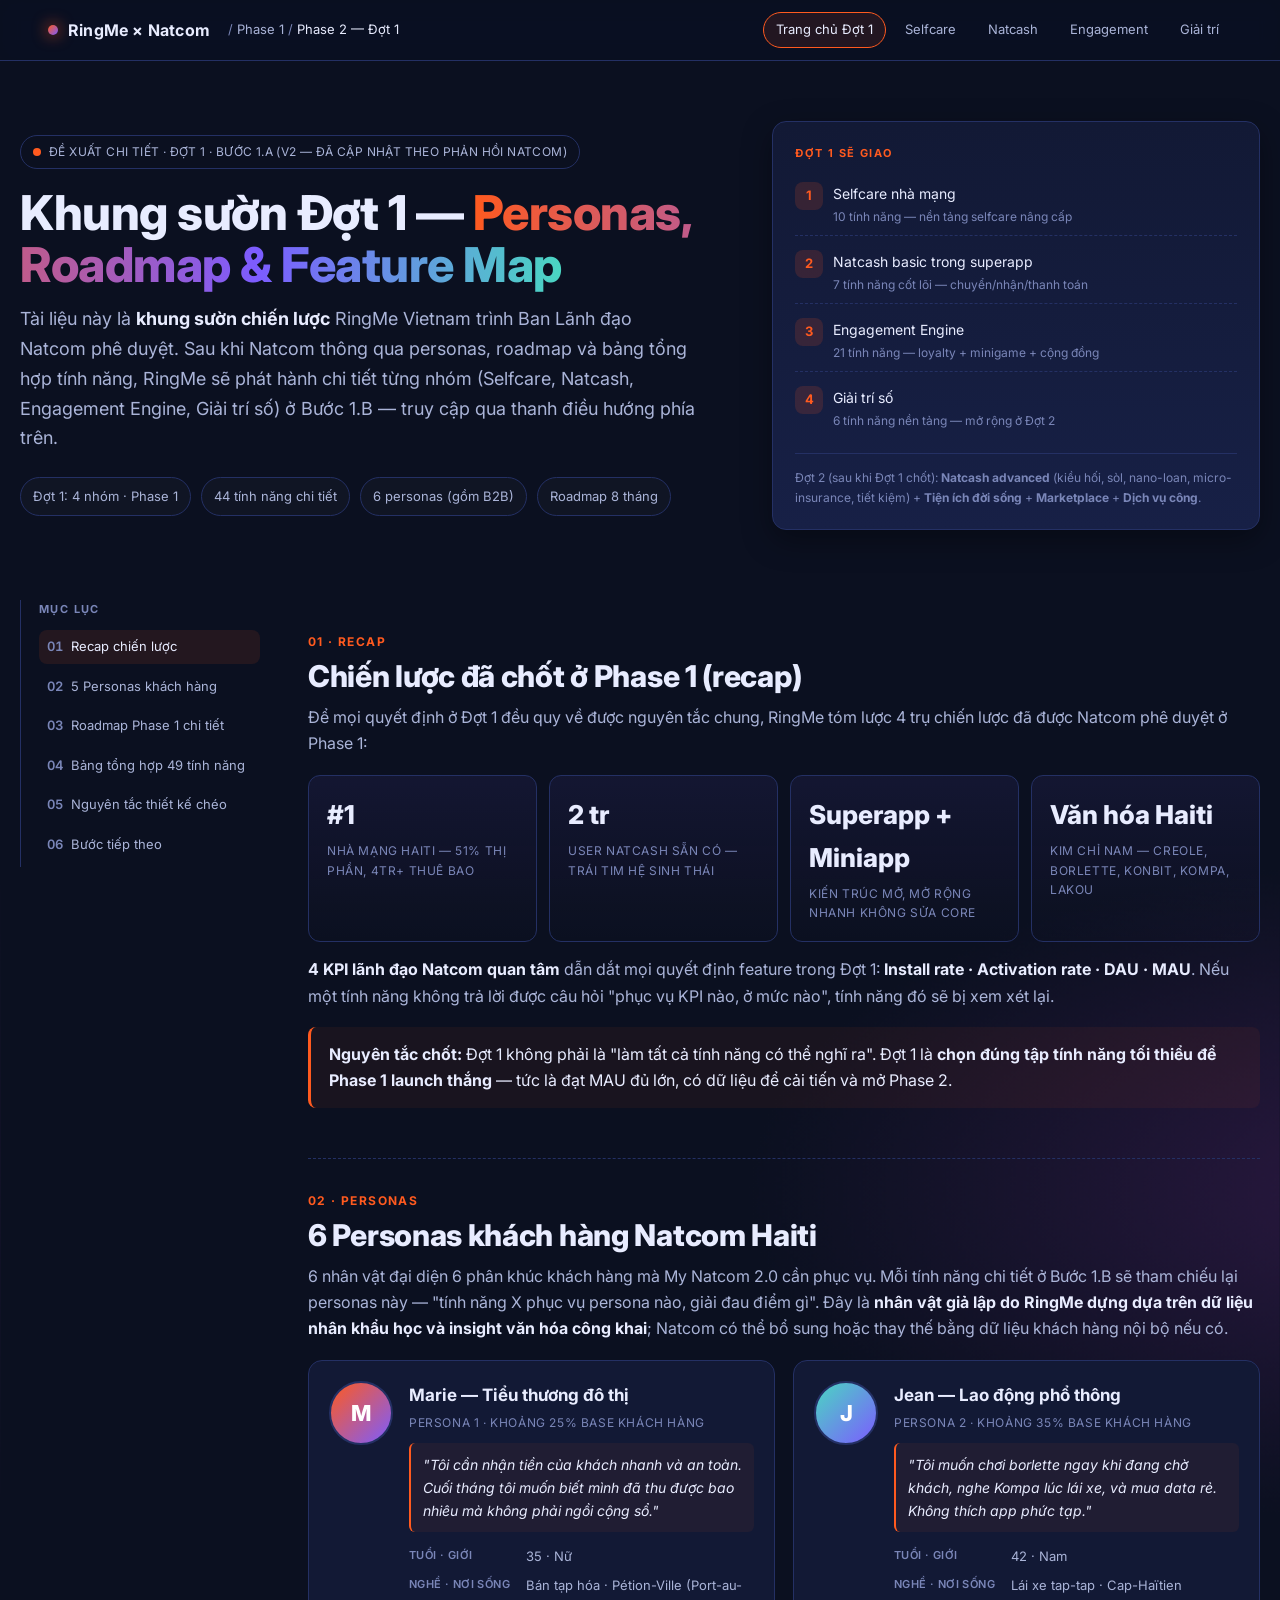
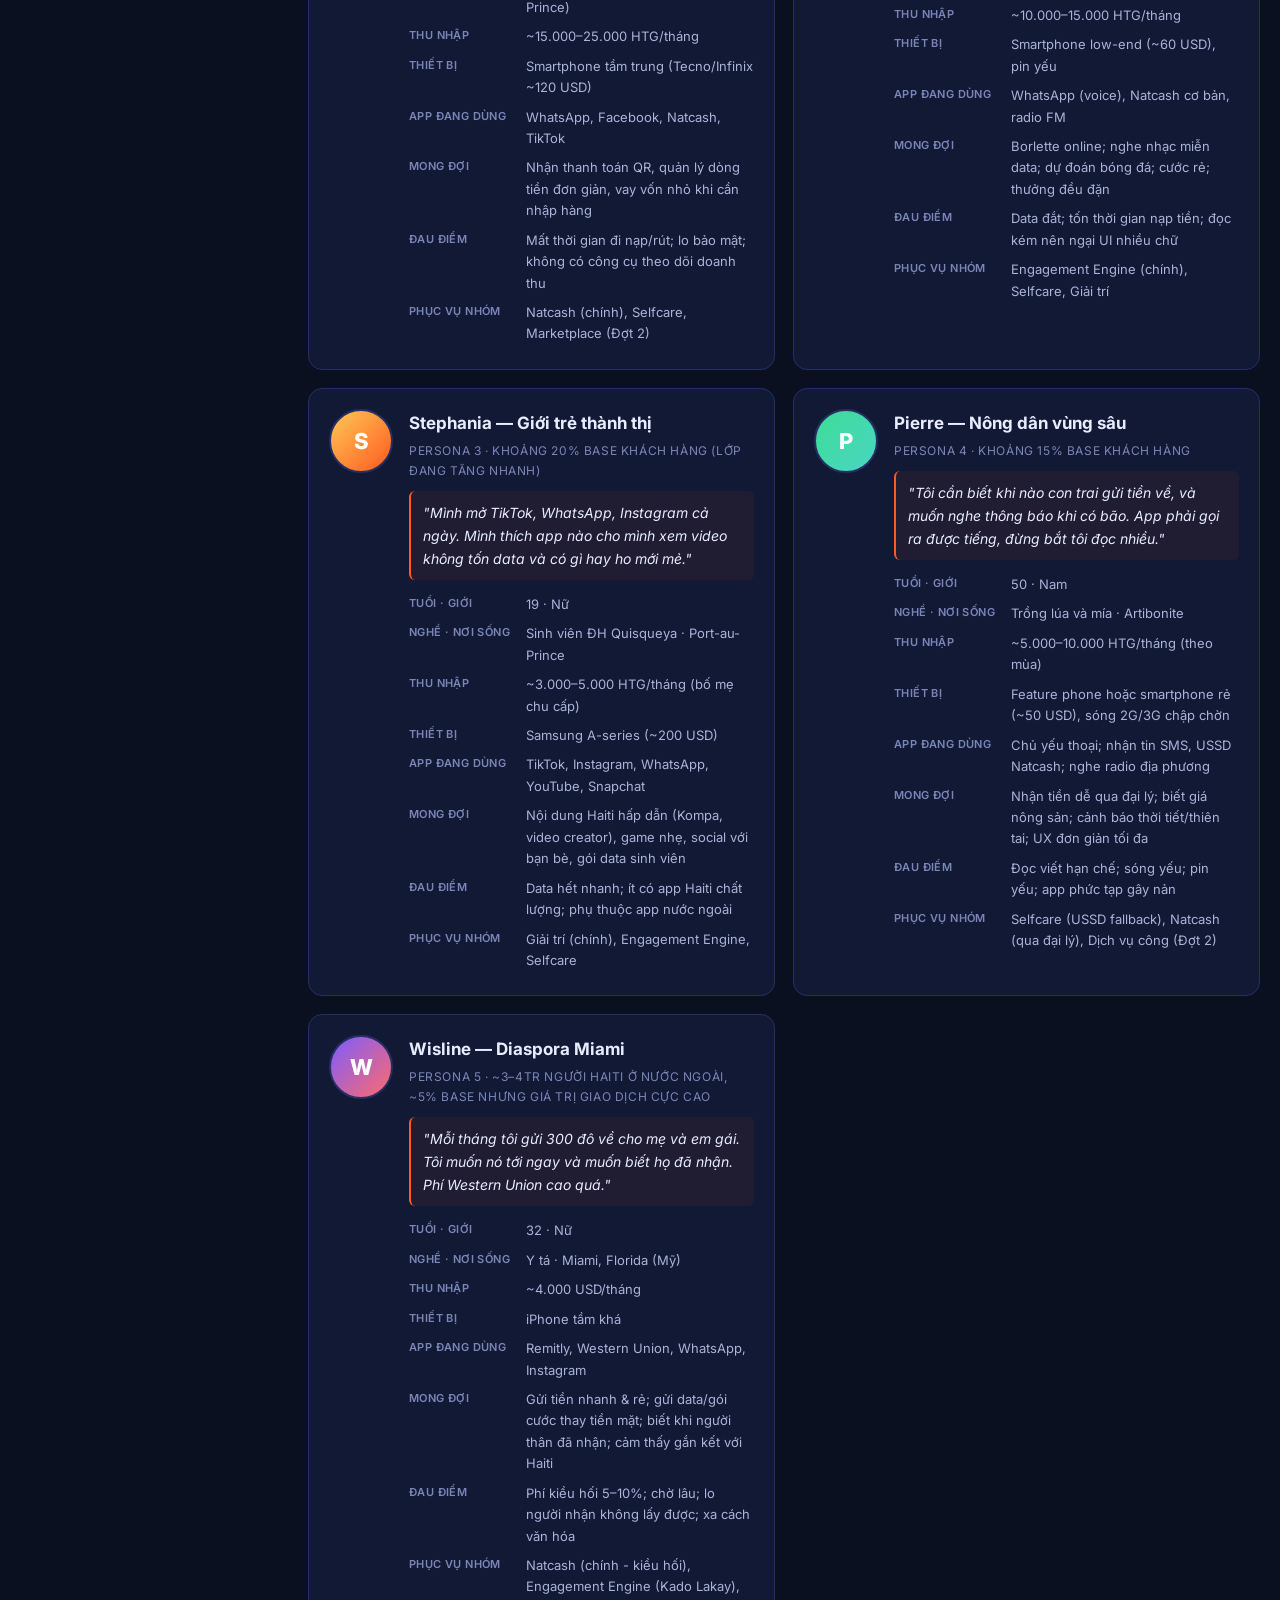
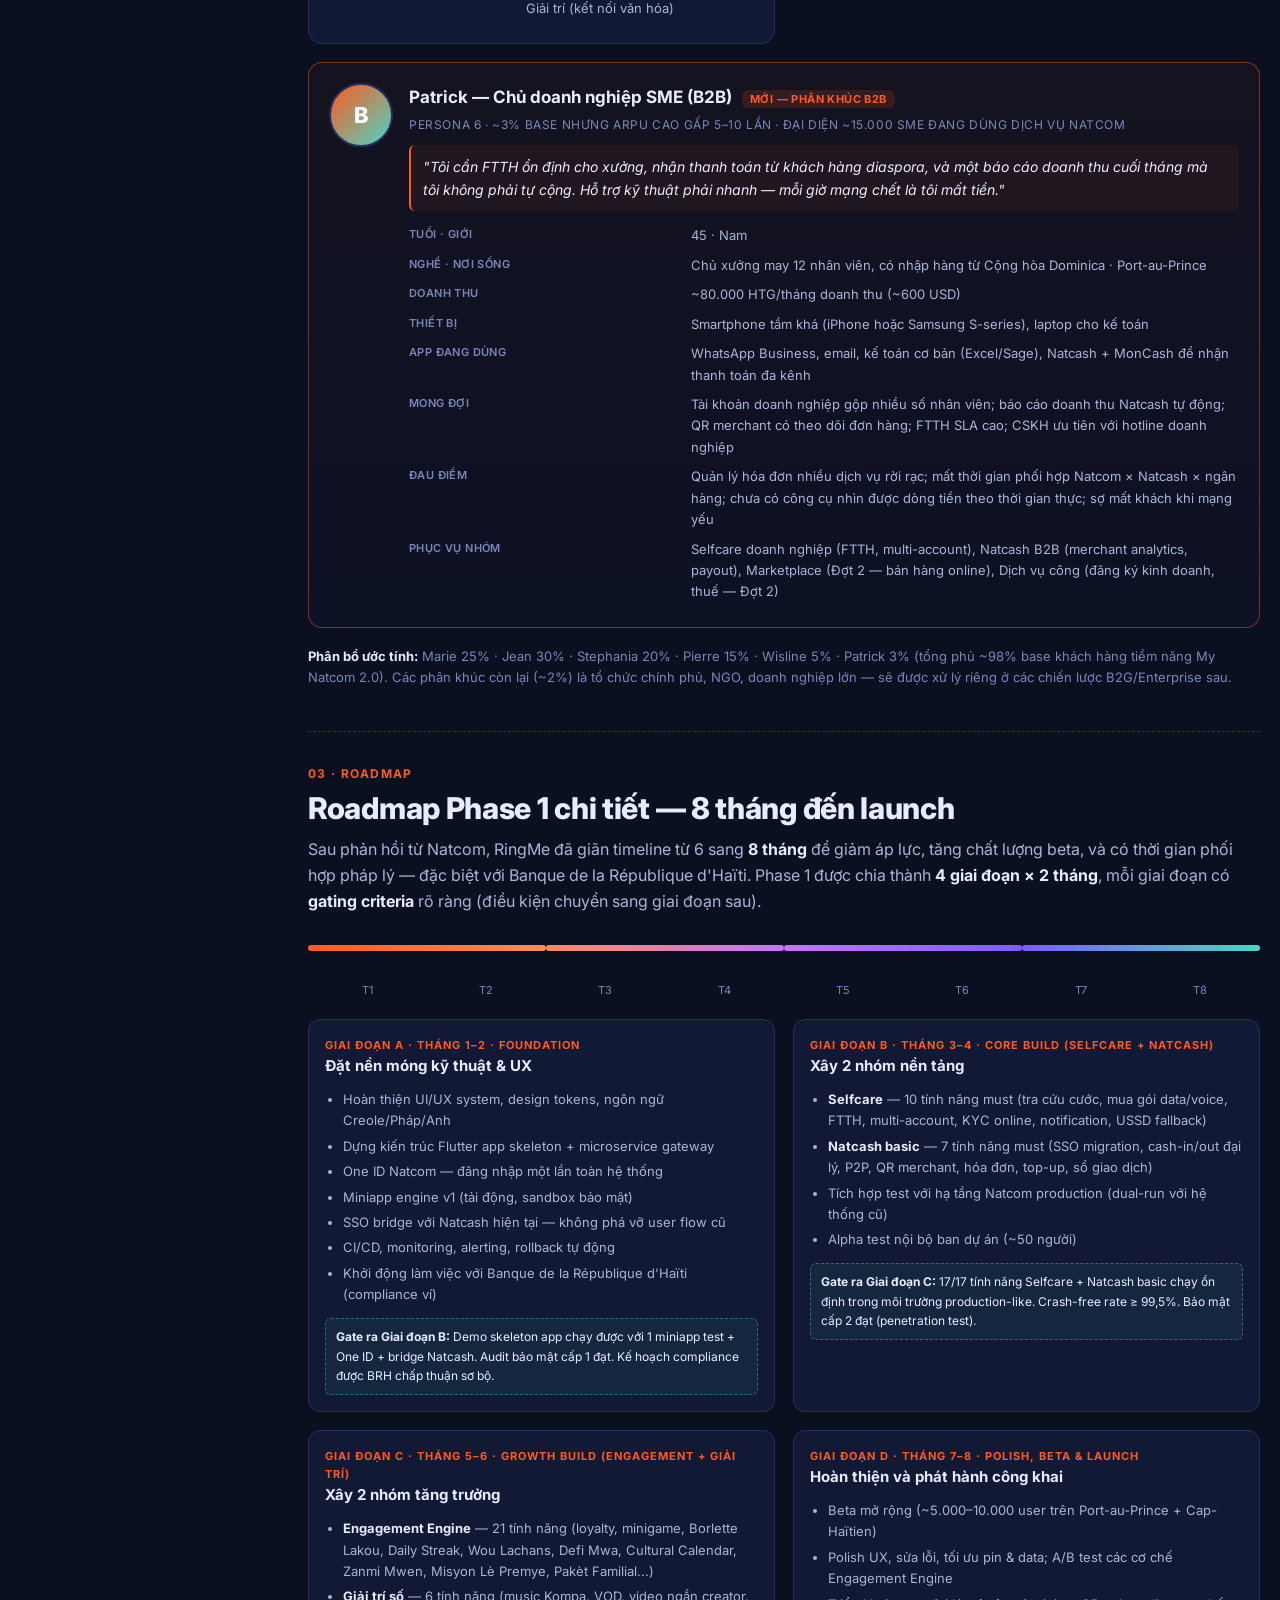
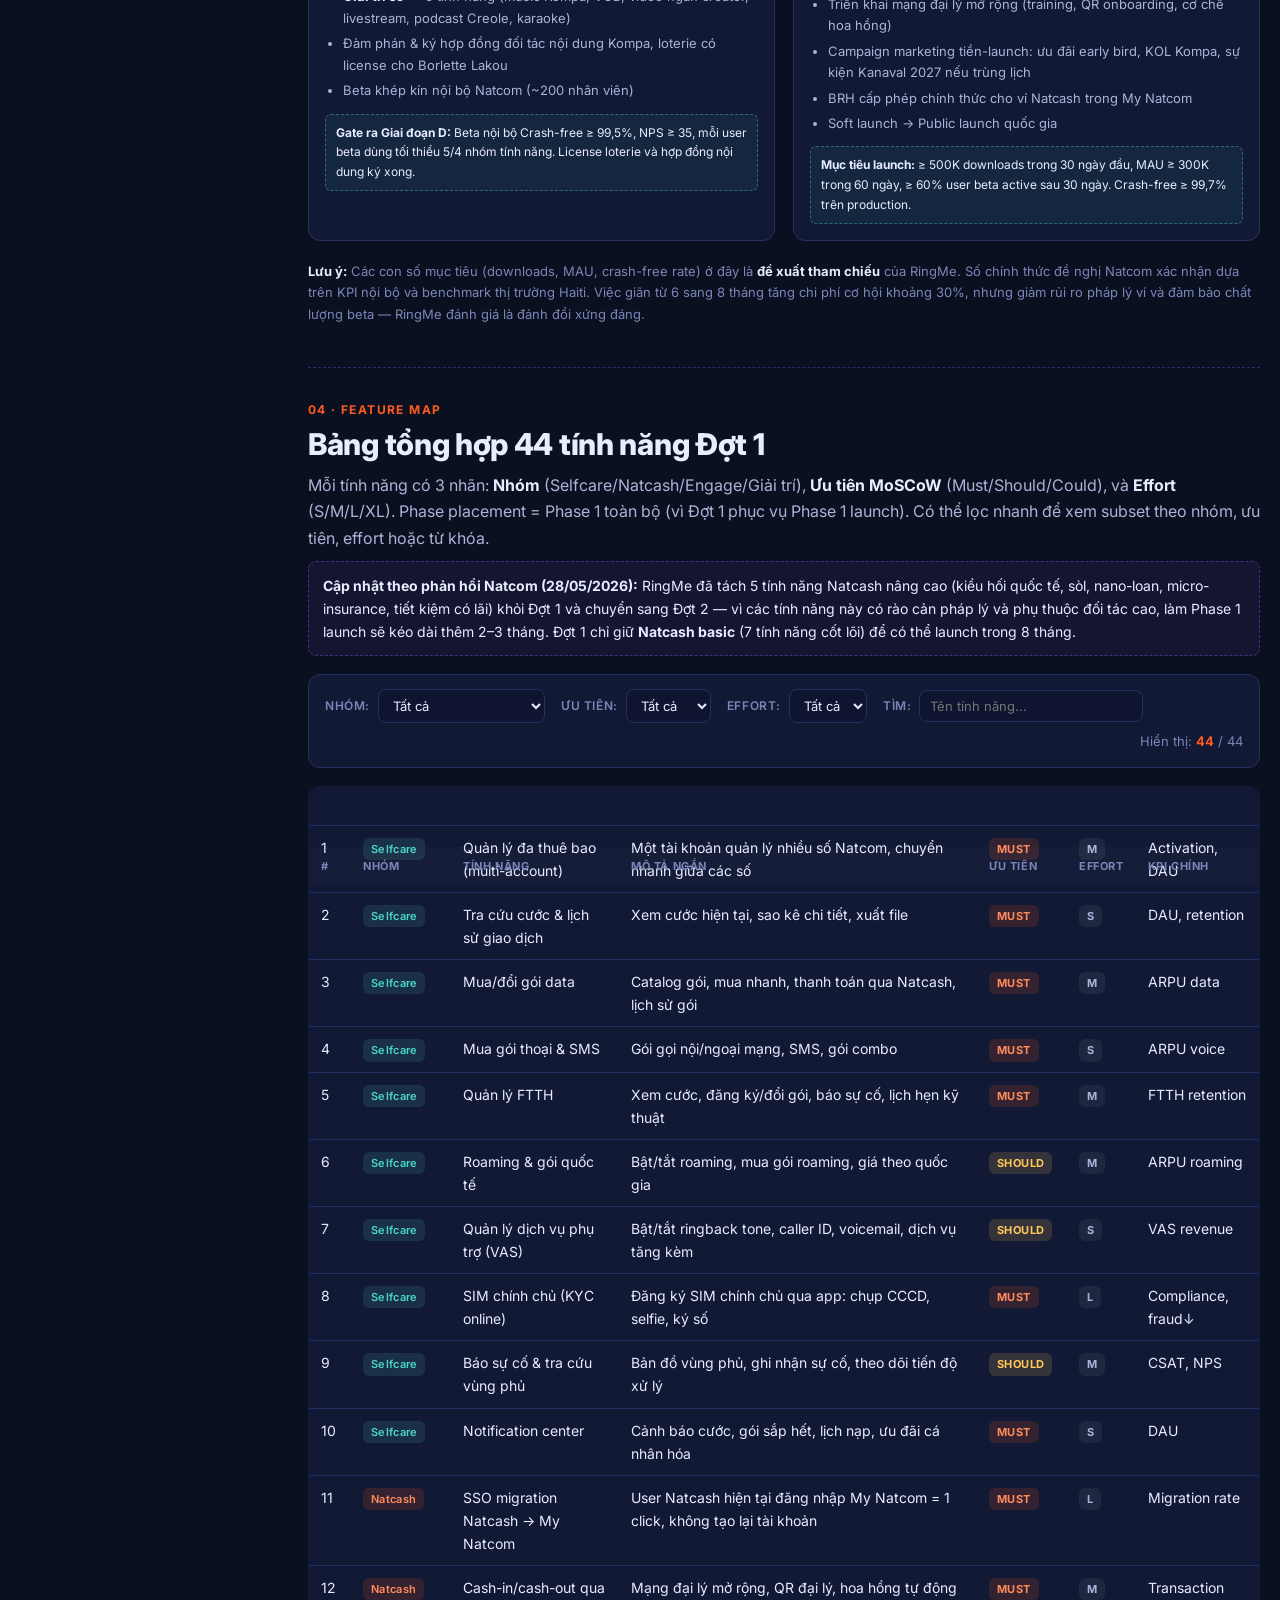
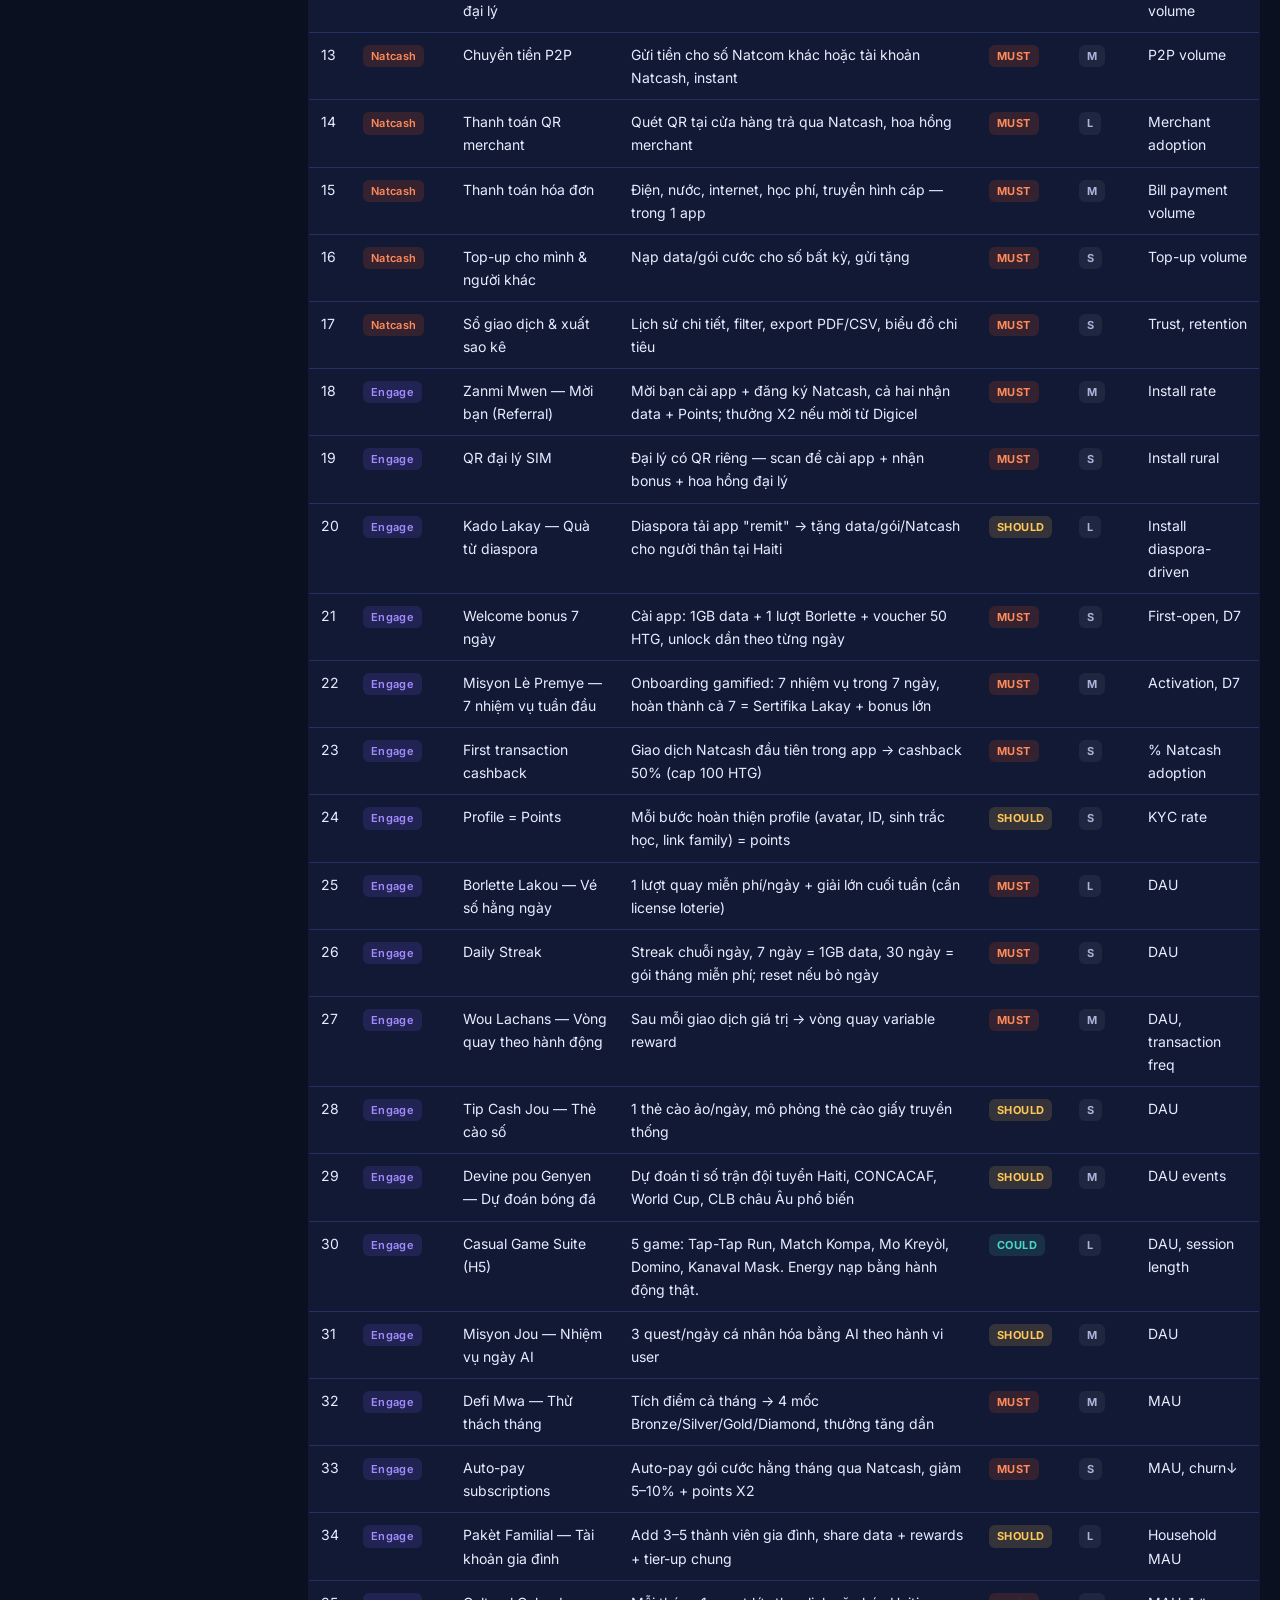
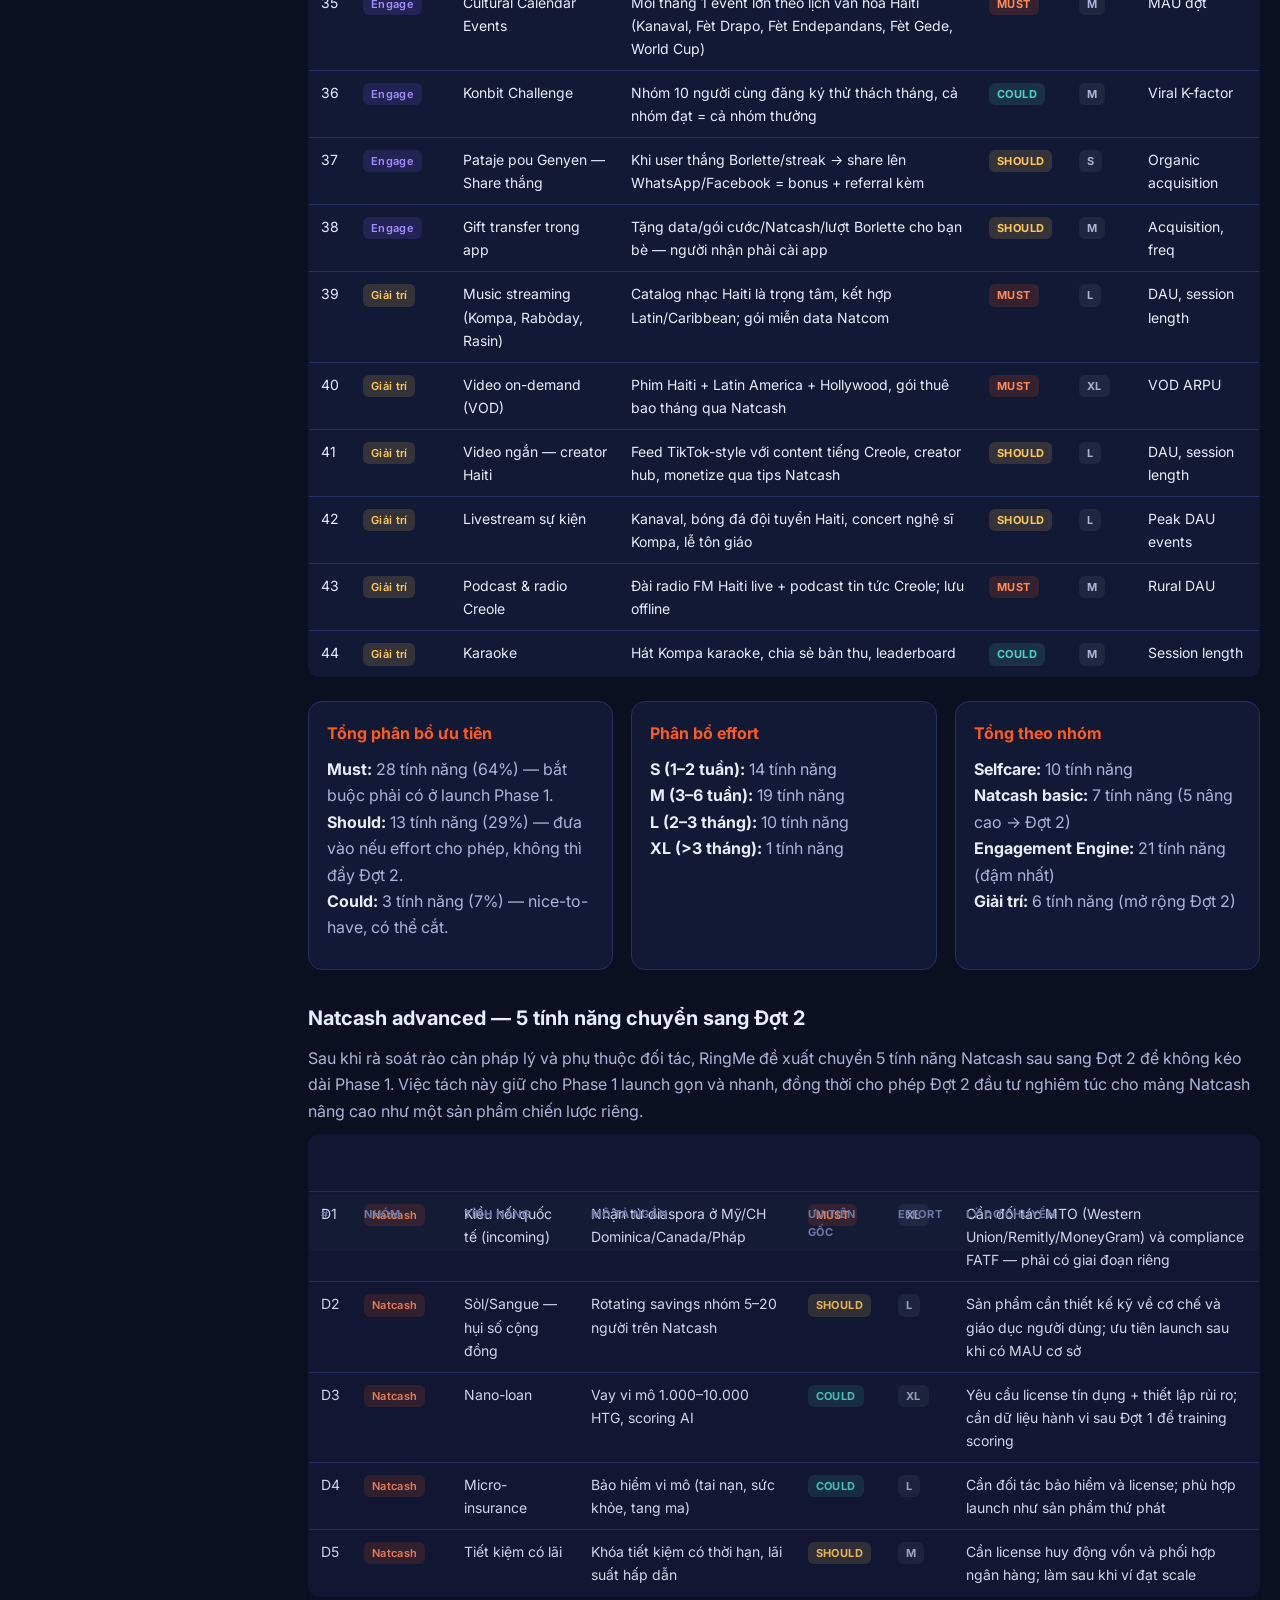
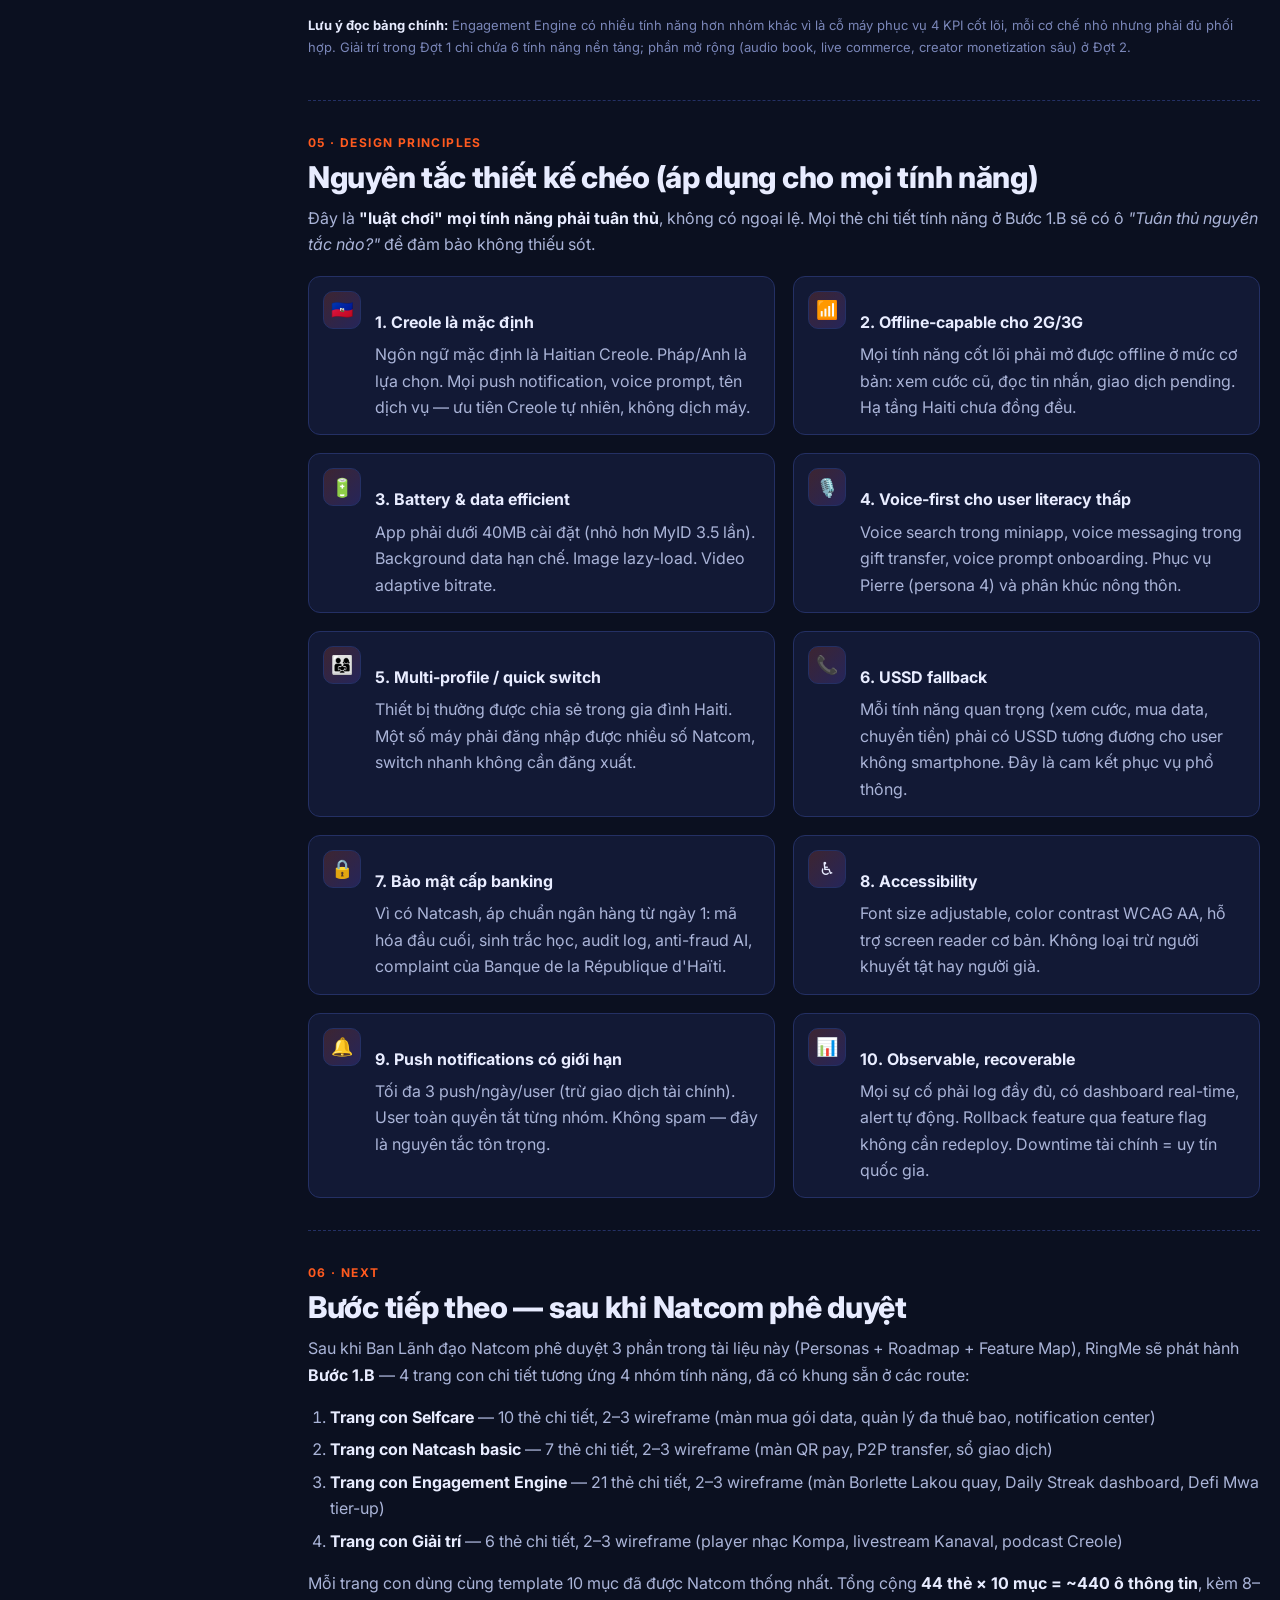
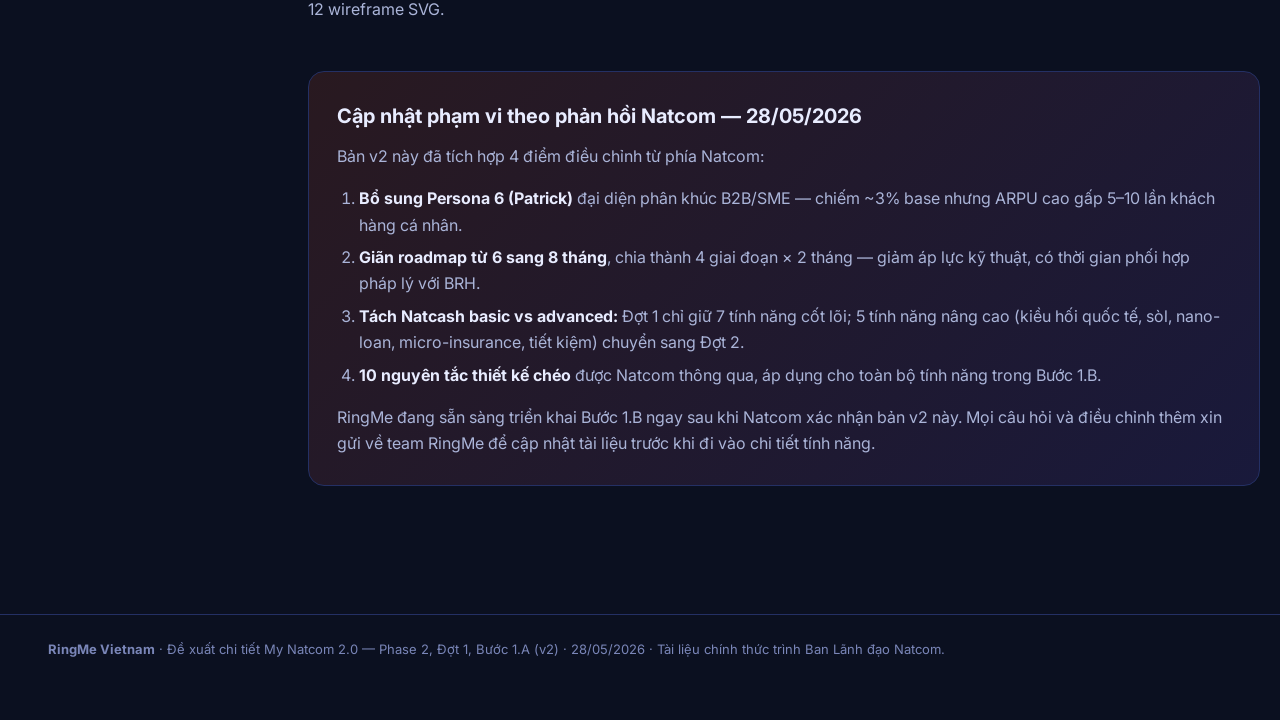
<file: phase2/index.html>
<!DOCTYPE html>
<html lang="vi">
<head>
<meta charset="UTF-8" />
<meta name="viewport" content="width=device-width, initial-scale=1.0" />
<title>My Natcom 2.0 — Đề xuất chi tiết (Đợt 1)</title>
<meta name="description" content="Đề xuất chi tiết tính năng — Đợt 1: Selfcare, Natcash, Engagement Engine, Giải trí số. RingMe Vietnam x Natcom." />
<link rel="preconnect" href="https://fonts.googleapis.com">
<link rel="preconnect" href="https://fonts.gstatic.com" crossorigin>
<link href="https://fonts.googleapis.com/css2?family=Inter:wght@400;500;600;700;800&family=JetBrains+Mono:wght@400;600&display=swap" rel="stylesheet">
<style>
  :root{
    --bg:#0b1020;
    --bg-2:#0f1530;
    --surface:#121935;
    --surface-2:#172046;
    --line:#243064;
    --text:#e8ecff;
    --text-dim:#aab4d8;
    --text-mute:#7a86b8;
    --brand:#ff5a1f;
    --brand-2:#ffb199;
    --accent:#4ad6c2;
    --accent-2:#7c5cff;
    --danger:#ff6b6b;
    --warn:#ffc857;
    --ok:#3ddc97;
    --radius:14px;
    --shadow:0 10px 30px rgba(0,0,0,.35);
    --max:1240px;
  }
  *{box-sizing:border-box}
  html,body{margin:0;padding:0;background:radial-gradient(1200px 600px at 10% -10%, #1a2356 0%, transparent 60%), radial-gradient(1200px 600px at 110% 10%, #2a1840 0%, transparent 55%), var(--bg);color:var(--text);font-family:'Inter',system-ui,-apple-system,Segoe UI,Roboto,Arial,sans-serif;line-height:1.65;-webkit-font-smoothing:antialiased}
  a{color:var(--accent);text-decoration:none}
  a:hover{text-decoration:underline}
  code,pre{font-family:'JetBrains Mono',ui-monospace,Consolas,monospace}
  .container{max-width:var(--max);margin:0 auto;padding:0 28px}

  /* Top bar */
  .topbar{position:sticky;top:0;z-index:50;backdrop-filter:saturate(180%) blur(10px);background:rgba(11,16,32,.8);border-bottom:1px solid var(--line)}
  .topbar-inner{display:flex;align-items:center;justify-content:space-between;height:60px}
  .brand{display:flex;align-items:center;gap:10px;font-weight:700;letter-spacing:.2px}
  .brand-dot{width:10px;height:10px;border-radius:50%;background:linear-gradient(135deg,var(--brand),var(--accent-2));box-shadow:0 0 16px var(--brand)}
  .breadcrumb{font-size:13px;color:var(--text-mute);margin-left:14px}
  .breadcrumb a{color:var(--text-dim)}
  .topbar nav{display:flex;align-items:center;gap:6px}
  .nav-pill{padding:6px 12px;border-radius:999px;font-size:13px;color:var(--text-dim);border:1px solid transparent}
  .nav-pill:hover{color:var(--text);background:rgba(255,255,255,.04);text-decoration:none}
  .nav-pill.disabled{opacity:.4;cursor:not-allowed}
  .nav-pill.disabled:hover{background:none;color:var(--text-dim)}
  .nav-pill.active{border-color:var(--brand);color:var(--text);background:rgba(255,90,31,.1)}

  /* Hero */
  .hero{padding:60px 0 30px}
  .hero-grid{display:grid;grid-template-columns:1.3fr .9fr;gap:48px;align-items:center}
  .eyebrow{display:inline-flex;align-items:center;gap:8px;padding:6px 12px;border:1px solid var(--line);border-radius:999px;color:var(--text-dim);font-size:12px;letter-spacing:.4px;text-transform:uppercase}
  .eyebrow .pulse{width:8px;height:8px;background:var(--brand);border-radius:50%;box-shadow:0 0 0 0 rgba(255,90,31,.6);animation:pulse 1.8s infinite}
  @keyframes pulse{0%{box-shadow:0 0 0 0 rgba(255,90,31,.6)}70%{box-shadow:0 0 0 12px rgba(255,90,31,0)}100%{box-shadow:0 0 0 0 rgba(255,90,31,0)}}
  h1.hero-title{font-size:48px;line-height:1.08;margin:18px 0 14px;font-weight:800;letter-spacing:-.5px}
  .hero-title span{background:linear-gradient(90deg,var(--brand),var(--accent-2) 60%,var(--accent));-webkit-background-clip:text;background-clip:text;color:transparent}
  .hero-sub{color:var(--text-dim);font-size:18px;max-width:62ch}
  .hero-meta{margin-top:24px;display:flex;flex-wrap:wrap;gap:10px}
  .chip{padding:8px 12px;border-radius:999px;border:1px solid var(--line);font-size:13px;color:var(--text-dim);background:rgba(255,255,255,.02)}
  .hero-card{background:linear-gradient(180deg,var(--surface),var(--surface-2));border:1px solid var(--line);border-radius:var(--radius);padding:22px;box-shadow:var(--shadow)}
  .scope-list{margin:0;padding:0;list-style:none}
  .scope-list li{display:flex;align-items:flex-start;gap:10px;padding:8px 0;border-bottom:1px dashed var(--line);font-size:14px}
  .scope-list li:last-child{border-bottom:none}
  .scope-list .num{flex-shrink:0;width:28px;height:28px;border-radius:8px;background:rgba(255,90,31,.15);color:var(--brand);display:grid;place-items:center;font-weight:700;font-size:13px}
  .scope-list .lbl{color:var(--text)}
  .scope-list .lbl small{display:block;color:var(--text-mute);font-size:12px;font-weight:400;margin-top:2px}

  /* Layout with sidebar */
  .doc{display:grid;grid-template-columns:240px 1fr;gap:48px;padding:40px 0 96px}
  .toc{position:sticky;top:80px;align-self:start;border-left:1px solid var(--line);padding-left:18px;max-height:calc(100vh - 100px);overflow:auto}
  .toc h4{font-size:11px;letter-spacing:1.4px;color:var(--text-mute);text-transform:uppercase;margin:0 0 12px}
  .toc ol{list-style:none;padding:0;margin:0;counter-reset:item}
  .toc li{margin:6px 0;font-size:13px;counter-increment:item}
  .toc li a{color:var(--text-dim);display:flex;gap:8px;padding:6px 8px;border-radius:8px}
  .toc li a::before{content:counter(item, decimal-leading-zero);color:var(--text-mute);font-variant-numeric:tabular-nums;font-weight:600}
  .toc li a:hover{background:rgba(255,255,255,.04);color:var(--text);text-decoration:none}
  .toc li a.active{background:rgba(255,90,31,.1);color:var(--text)}

  /* Sections */
  section.block{padding:32px 0;border-bottom:1px dashed var(--line)}
  section.block:last-child{border-bottom:none}
  .kicker{font-size:12px;letter-spacing:1.4px;color:var(--brand);text-transform:uppercase;font-weight:700}
  h2.section{font-size:30px;line-height:1.2;margin:6px 0 6px;font-weight:800;letter-spacing:-.3px}
  h3{font-size:20px;margin:28px 0 8px;font-weight:700}
  h4{font-size:16px;margin:18px 0 6px;font-weight:700;color:var(--text)}
  p{margin:10px 0;color:var(--text-dim)}
  p strong, li strong{color:var(--text)}
  ul,ol{color:var(--text-dim);padding-left:22px}
  ul li, ol li{margin:6px 0}
  blockquote{margin:18px 0;padding:14px 18px;border-left:3px solid var(--brand);background:rgba(255,90,31,.06);border-radius:8px;color:var(--text)}

  /* Cards */
  .grid{display:grid;gap:18px}
  .grid.cols-2{grid-template-columns:1fr 1fr}
  .grid.cols-3{grid-template-columns:1fr 1fr 1fr}
  .card{background:var(--surface);border:1px solid var(--line);border-radius:var(--radius);padding:18px;transition:transform .15s ease,border-color .15s ease}
  .card:hover{transform:translateY(-2px);border-color:#3a4a99}

  /* Personas */
  .persona{display:grid;grid-template-columns:auto 1fr;gap:16px;background:var(--surface);border:1px solid var(--line);border-radius:var(--radius);padding:20px}
  .persona .avatar{width:64px;height:64px;border-radius:50%;display:grid;place-items:center;font-weight:800;font-size:22px;color:#fff;flex-shrink:0;border:2px solid var(--line)}
  .persona .avatar.m{background:linear-gradient(135deg,#ff5a1f,#7c5cff)}
  .persona .avatar.j{background:linear-gradient(135deg,#4ad6c2,#7c5cff)}
  .persona .avatar.s{background:linear-gradient(135deg,#ffc857,#ff5a1f)}
  .persona .avatar.p{background:linear-gradient(135deg,#3ddc97,#4ad6c2)}
  .persona .avatar.w{background:linear-gradient(135deg,#7c5cff,#ff6b6b)}
  .persona h4{margin:0 0 4px;font-size:17px}
  .persona .meta{color:var(--text-mute);font-size:12px;text-transform:uppercase;letter-spacing:.6px;margin-bottom:10px}
  .persona .quote{padding:10px 12px;border-left:2px solid var(--brand);background:rgba(255,90,31,.06);border-radius:6px;font-style:italic;color:var(--text);margin:10px 0;font-size:14px}
  .persona table{width:100%;border-collapse:collapse;font-size:13px;margin-top:8px}
  .persona table td{padding:4px 0;vertical-align:top;border:none}
  .persona table td:first-child{color:var(--text-mute);width:34%;text-transform:uppercase;letter-spacing:.4px;font-size:11px;font-weight:600;padding-right:10px}
  .persona table td:last-child{color:var(--text-dim)}

  /* Roadmap timeline */
  .timeline{position:relative;margin:20px 0 0;padding-left:0}
  .timeline-track{position:relative;height:6px;background:var(--surface);border-radius:3px;margin:30px 0 30px}
  .timeline-track .seg{position:absolute;top:0;height:6px;border-radius:3px}
  .timeline-track .s1{left:0%;width:25%;background:linear-gradient(90deg,var(--brand),#ff8a5a)}
  .timeline-track .s2{left:25%;width:25%;background:linear-gradient(90deg,#ff8a5a,#c673ff)}
  .timeline-track .s3{left:50%;width:25%;background:linear-gradient(90deg,#c673ff,var(--accent-2))}
  .timeline-track .s4{left:75%;width:25%;background:linear-gradient(90deg,var(--accent-2),var(--accent))}
  .timeline-labels{display:grid;grid-template-columns:repeat(8,1fr);gap:0;font-size:11px;color:var(--text-mute);letter-spacing:.4px;text-transform:uppercase}
  .timeline-labels span{text-align:center}
  .roadmap-grid{display:grid;grid-template-columns:repeat(2,1fr);gap:18px;margin-top:20px}
  .roadmap-phase{background:var(--surface);border:1px solid var(--line);border-radius:12px;padding:16px}
  .roadmap-phase h4{margin:0 0 4px;font-size:15px}
  .roadmap-phase .when{font-size:11px;color:var(--brand);text-transform:uppercase;letter-spacing:1px;font-weight:700}
  .roadmap-phase ul{margin:10px 0 0;padding-left:18px;font-size:13px}
  .roadmap-phase ul li{margin:4px 0}
  .roadmap-phase .gate{margin-top:12px;padding:8px 10px;background:rgba(74,214,194,.07);border:1px dashed rgba(74,214,194,.4);border-radius:6px;font-size:12px;color:var(--text)}

  /* Feature filter & table */
  .filter-bar{display:flex;flex-wrap:wrap;gap:8px;align-items:center;margin:18px 0;padding:14px 16px;background:var(--surface);border:1px solid var(--line);border-radius:12px}
  .filter-bar label{font-size:12px;color:var(--text-mute);text-transform:uppercase;letter-spacing:.6px;font-weight:600}
  .filter-bar select, .filter-bar input{background:var(--bg-2);color:var(--text);border:1px solid var(--line);border-radius:8px;padding:7px 10px;font-size:13px;font-family:inherit;outline:none}
  .filter-bar select:focus, .filter-bar input:focus{border-color:var(--brand)}
  .filter-bar .count{margin-left:auto;font-size:13px;color:var(--text-mute)}
  .filter-bar .count strong{color:var(--brand)}

  table.feat{width:100%;border-collapse:collapse;font-size:14px;background:var(--surface);border-radius:12px;overflow:hidden;border:1px solid var(--line)}
  table.feat th,table.feat td{padding:10px 12px;text-align:left;vertical-align:top;border-bottom:1px solid var(--line)}
  table.feat th{font-size:11px;text-transform:uppercase;letter-spacing:.6px;color:var(--text-mute);background:rgba(255,255,255,.02);font-weight:700;position:sticky;top:60px}
  table.feat tr:last-child td{border-bottom:none}
  table.feat tr.hidden{display:none}
  table.feat tr:hover{background:rgba(255,255,255,.02)}
  .badge{display:inline-block;padding:2px 8px;border-radius:6px;font-size:11px;font-weight:700;letter-spacing:.4px;text-transform:uppercase}
  .b-must{background:rgba(255,90,31,.15);color:#ff8a5a}
  .b-should{background:rgba(255,200,87,.15);color:#ffc857}
  .b-could{background:rgba(74,214,194,.12);color:#4ad6c2}
  .b-p1{background:rgba(255,90,31,.15);color:#ff8a5a}
  .b-p2{background:rgba(124,92,255,.15);color:#a48cff}
  .b-p3{background:rgba(74,214,194,.12);color:#4ad6c2}
  .b-sz{background:rgba(255,255,255,.06);color:var(--text-dim)}
  .grp-pill{display:inline-block;padding:2px 8px;border-radius:6px;font-size:11px;font-weight:600;letter-spacing:.3px}
  .grp-selfcare{background:rgba(74,214,194,.12);color:#4ad6c2}
  .grp-natcash{background:rgba(255,90,31,.15);color:#ff8a5a}
  .grp-engage{background:rgba(124,92,255,.15);color:#a48cff}
  .grp-fun{background:rgba(255,200,87,.15);color:#ffc857}

  /* Cross-cutting principles */
  .principle{display:flex;align-items:flex-start;gap:14px;padding:14px;border:1px solid var(--line);border-radius:12px;background:var(--surface)}
  .principle .ic{flex-shrink:0;width:38px;height:38px;border-radius:10px;display:grid;place-items:center;font-size:18px;background:linear-gradient(135deg,rgba(255,90,31,.18),rgba(124,92,255,.18));border:1px solid var(--line)}

  /* Stat row */
  .big-stats{display:grid;grid-template-columns:repeat(4,1fr);gap:12px;margin:18px 0 6px}
  .big-stats .b{padding:18px;border:1px solid var(--line);border-radius:12px;background:linear-gradient(180deg,rgba(124,92,255,.08),transparent)}
  .big-stats .b .v{font-size:26px;font-weight:800;color:var(--text)}
  .big-stats .b .k{font-size:12px;color:var(--text-mute);text-transform:uppercase;letter-spacing:.6px;margin-top:4px}

  /* CTA */
  .cta{margin-top:48px;padding:28px;border-radius:16px;border:1px solid var(--line);background:linear-gradient(135deg,rgba(255,90,31,.12),rgba(124,92,255,.12))}
  .cta h3{margin-top:0}

  footer{padding:24px 0 60px;color:var(--text-mute);font-size:13px;border-top:1px solid var(--line)}

  /* Mobile */
  @media (max-width: 980px){
    .hero-grid, .doc, .grid.cols-2, .grid.cols-3, .roadmap-grid{grid-template-columns:1fr}
    .toc{position:static;border-left:none;padding-left:0;border-top:1px solid var(--line);padding-top:14px}
    h1.hero-title{font-size:34px}
    .persona{grid-template-columns:1fr}
    .big-stats{grid-template-columns:repeat(2,1fr)}
    table.feat{font-size:13px}
    table.feat th,table.feat td{padding:8px 6px}
  }

  /* Print */
  @media print{
    body{background:#fff;color:#111}
    .topbar,.toc,.cta,.hero-card,.filter-bar{display:none}
    .doc{grid-template-columns:1fr;padding:0}
    section.block{break-inside:avoid;page-break-inside:avoid;border-color:#ddd}
    .card,.persona,.principle,.roadmap-phase,.big-stats .b{background:#fff;border-color:#ddd;box-shadow:none}
    p,ul li,ol li,.hero-sub,.persona table td:last-child{color:#222}
    .hero-title span,.kicker{color:#d24a14 !important;-webkit-text-fill-color:#d24a14}
    table.feat th{position:static;background:#f5f5f5;color:#444}
  }
</style>
</head>
<body>

<header class="topbar">
  <div class="container topbar-inner">
    <div style="display:flex;align-items:center">
      <div class="brand"><span class="brand-dot"></span> RingMe × Natcom</div>
      <div class="breadcrumb">&nbsp;/&nbsp;<a href="../index.html">Phase 1</a>&nbsp;/&nbsp;<span style="color:var(--text)">Phase 2 — Đợt 1</span></div>
    </div>
    <nav>
      <a class="nav-pill active" href="index.html">Trang chủ Đợt 1</a>
      <a class="nav-pill" href="/phase2/selfcare.html">Selfcare</a>
      <a class="nav-pill" href="/phase2/natcash.html">Natcash</a>
      <a class="nav-pill" href="/phase2/engagement.html">Engagement</a>
      <a class="nav-pill" href="/phase2/entertainment.html">Giải trí</a>
    </nav>
  </div>
</header>

<!-- HERO -->
<section class="hero container">
  <div class="hero-grid">
    <div>
      <span class="eyebrow"><span class="pulse"></span> Đề xuất chi tiết · Đợt 1 · Bước 1.A (v2 — đã cập nhật theo phản hồi Natcom)</span>
      <h1 class="hero-title">Khung sườn Đợt 1 — <span>Personas, Roadmap & Feature Map</span></h1>
      <p class="hero-sub">Tài liệu này là <strong>khung sườn chiến lược</strong> RingMe Vietnam trình Ban Lãnh đạo Natcom phê duyệt. Sau khi Natcom thông qua personas, roadmap và bảng tổng hợp tính năng, RingMe sẽ phát hành chi tiết từng nhóm (Selfcare, Natcash, Engagement Engine, Giải trí số) ở Bước 1.B — truy cập qua thanh điều hướng phía trên.</p>
      <div class="hero-meta">
        <span class="chip">Đợt 1: 4 nhóm · Phase 1</span>
        <span class="chip">44 tính năng chi tiết</span>
        <span class="chip">6 personas (gồm B2B)</span>
        <span class="chip">Roadmap 8 tháng</span>
      </div>
    </div>
    <aside class="hero-card">
      <div style="font-size:11px;color:var(--brand);letter-spacing:1.4px;text-transform:uppercase;margin-bottom:12px;font-weight:700">Đợt 1 sẽ giao</div>
      <ol class="scope-list" style="counter-reset:none">
        <li><span class="num">1</span><span class="lbl">Selfcare nhà mạng<small>10 tính năng — nền tảng selfcare nâng cấp</small></span></li>
        <li><span class="num">2</span><span class="lbl">Natcash basic trong superapp<small>7 tính năng cốt lõi — chuyển/nhận/thanh toán</small></span></li>
        <li><span class="num">3</span><span class="lbl">Engagement Engine<small>21 tính năng — loyalty + minigame + cộng đồng</small></span></li>
        <li><span class="num">4</span><span class="lbl">Giải trí số<small>6 tính năng nền tảng — mở rộng ở Đợt 2</small></span></li>
      </ol>
      <div style="margin-top:14px;padding-top:14px;border-top:1px solid var(--line);font-size:12px;color:var(--text-mute)">
        Đợt 2 (sau khi Đợt 1 chốt): <strong>Natcash advanced</strong> (kiều hối, sòl, nano-loan, micro-insurance, tiết kiệm) + <strong>Tiện ích đời sống</strong> + <strong>Marketplace</strong> + <strong>Dịch vụ công</strong>.
      </div>
    </aside>
  </div>
</section>

<div class="container doc">
  <aside class="toc">
    <h4>Mục lục</h4>
    <ol>
      <li><a href="#recap">Recap chiến lược</a></li>
      <li><a href="#personas">5 Personas khách hàng</a></li>
      <li><a href="#roadmap">Roadmap Phase 1 chi tiết</a></li>
      <li><a href="#feature-map">Bảng tổng hợp 49 tính năng</a></li>
      <li><a href="#principles">Nguyên tắc thiết kế chéo</a></li>
      <li><a href="#next">Bước tiếp theo</a></li>
    </ol>
  </aside>

  <main>

    <!-- 1. RECAP -->
    <section id="recap" class="block">
      <div class="kicker">01 · Recap</div>
      <h2 class="section">Chiến lược đã chốt ở Phase 1 (recap)</h2>
      <p>Để mọi quyết định ở Đợt 1 đều quy về được nguyên tắc chung, RingMe tóm lược 4 trụ chiến lược đã được Natcom phê duyệt ở Phase 1:</p>
      <div class="big-stats">
        <div class="b"><div class="v">#1</div><div class="k">Nhà mạng Haiti — 51% thị phần, 4tr+ thuê bao</div></div>
        <div class="b"><div class="v">2 tr</div><div class="k">User Natcash sẵn có — trái tim hệ sinh thái</div></div>
        <div class="b"><div class="v">Superapp + Miniapp</div><div class="k">Kiến trúc mở, mở rộng nhanh không sửa core</div></div>
        <div class="b"><div class="v">Văn hóa Haiti</div><div class="k">Kim chỉ nam — Creole, Borlette, Konbit, Kompa, Lakou</div></div>
      </div>
      <p style="margin-top:14px"><strong>4 KPI lãnh đạo Natcom quan tâm</strong> dẫn dắt mọi quyết định feature trong Đợt 1: <strong>Install rate · Activation rate · DAU · MAU</strong>. Nếu một tính năng không trả lời được câu hỏi "phục vụ KPI nào, ở mức nào", tính năng đó sẽ bị xem xét lại.</p>
      <blockquote><strong>Nguyên tắc chốt:</strong> Đợt 1 không phải là "làm tất cả tính năng có thể nghĩ ra". Đợt 1 là <strong>chọn đúng tập tính năng tối thiểu để Phase 1 launch thắng</strong> — tức là đạt MAU đủ lớn, có dữ liệu để cải tiến và mở Phase 2.</blockquote>
    </section>

    <!-- 2. PERSONAS -->
    <section id="personas" class="block">
      <div class="kicker">02 · Personas</div>
      <h2 class="section">6 Personas khách hàng Natcom Haiti</h2>
      <p>6 nhân vật đại diện 6 phân khúc khách hàng mà My Natcom 2.0 cần phục vụ. Mỗi tính năng chi tiết ở Bước 1.B sẽ tham chiếu lại personas này — "tính năng X phục vụ persona nào, giải đau điểm gì". Đây là <strong>nhân vật giả lập do RingMe dựng dựa trên dữ liệu nhân khẩu học và insight văn hóa công khai</strong>; Natcom có thể bổ sung hoặc thay thế bằng dữ liệu khách hàng nội bộ nếu có.</p>

      <div class="grid cols-2" style="margin-top:18px">

        <!-- Persona 1 -->
        <div class="persona">
          <div class="avatar m">M</div>
          <div>
            <h4>Marie — Tiểu thương đô thị</h4>
            <div class="meta">Persona 1 · Khoảng 25% base khách hàng</div>
            <div class="quote">"Tôi cần nhận tiền của khách nhanh và an toàn. Cuối tháng tôi muốn biết mình đã thu được bao nhiêu mà không phải ngồi cộng sổ."</div>
            <table>
              <tr><td>Tuổi · Giới</td><td>35 · Nữ</td></tr>
              <tr><td>Nghề · Nơi sống</td><td>Bán tạp hóa · Pétion-Ville (Port-au-Prince)</td></tr>
              <tr><td>Thu nhập</td><td>~15.000–25.000 HTG/tháng</td></tr>
              <tr><td>Thiết bị</td><td>Smartphone tầm trung (Tecno/Infinix ~120 USD)</td></tr>
              <tr><td>App đang dùng</td><td>WhatsApp, Facebook, Natcash, TikTok</td></tr>
              <tr><td>Mong đợi</td><td>Nhận thanh toán QR, quản lý dòng tiền đơn giản, vay vốn nhỏ khi cần nhập hàng</td></tr>
              <tr><td>Đau điểm</td><td>Mất thời gian đi nạp/rút; lo bảo mật; không có công cụ theo dõi doanh thu</td></tr>
              <tr><td>Phục vụ nhóm</td><td>Natcash (chính), Selfcare, Marketplace (Đợt 2)</td></tr>
            </table>
          </div>
        </div>

        <!-- Persona 2 -->
        <div class="persona">
          <div class="avatar j">J</div>
          <div>
            <h4>Jean — Lao động phổ thông</h4>
            <div class="meta">Persona 2 · Khoảng 35% base khách hàng</div>
            <div class="quote">"Tôi muốn chơi borlette ngay khi đang chờ khách, nghe Kompa lúc lái xe, và mua data rẻ. Không thích app phức tạp."</div>
            <table>
              <tr><td>Tuổi · Giới</td><td>42 · Nam</td></tr>
              <tr><td>Nghề · Nơi sống</td><td>Lái xe tap-tap · Cap-Haïtien</td></tr>
              <tr><td>Thu nhập</td><td>~10.000–15.000 HTG/tháng</td></tr>
              <tr><td>Thiết bị</td><td>Smartphone low-end (~60 USD), pin yếu</td></tr>
              <tr><td>App đang dùng</td><td>WhatsApp (voice), Natcash cơ bản, radio FM</td></tr>
              <tr><td>Mong đợi</td><td>Borlette online; nghe nhạc miễn data; dự đoán bóng đá; cước rẻ; thưởng đều đặn</td></tr>
              <tr><td>Đau điểm</td><td>Data đắt; tốn thời gian nạp tiền; đọc kém nên ngại UI nhiều chữ</td></tr>
              <tr><td>Phục vụ nhóm</td><td>Engagement Engine (chính), Selfcare, Giải trí</td></tr>
            </table>
          </div>
        </div>

        <!-- Persona 3 -->
        <div class="persona">
          <div class="avatar s">S</div>
          <div>
            <h4>Stephania — Giới trẻ thành thị</h4>
            <div class="meta">Persona 3 · Khoảng 20% base khách hàng (lớp đang tăng nhanh)</div>
            <div class="quote">"Mình mở TikTok, WhatsApp, Instagram cả ngày. Mình thích app nào cho mình xem video không tốn data và có gì hay ho mới mẻ."</div>
            <table>
              <tr><td>Tuổi · Giới</td><td>19 · Nữ</td></tr>
              <tr><td>Nghề · Nơi sống</td><td>Sinh viên ĐH Quisqueya · Port-au-Prince</td></tr>
              <tr><td>Thu nhập</td><td>~3.000–5.000 HTG/tháng (bố mẹ chu cấp)</td></tr>
              <tr><td>Thiết bị</td><td>Samsung A-series (~200 USD)</td></tr>
              <tr><td>App đang dùng</td><td>TikTok, Instagram, WhatsApp, YouTube, Snapchat</td></tr>
              <tr><td>Mong đợi</td><td>Nội dung Haiti hấp dẫn (Kompa, video creator), game nhẹ, social với bạn bè, gói data sinh viên</td></tr>
              <tr><td>Đau điểm</td><td>Data hết nhanh; ít có app Haiti chất lượng; phụ thuộc app nước ngoài</td></tr>
              <tr><td>Phục vụ nhóm</td><td>Giải trí (chính), Engagement Engine, Selfcare</td></tr>
            </table>
          </div>
        </div>

        <!-- Persona 4 -->
        <div class="persona">
          <div class="avatar p">P</div>
          <div>
            <h4>Pierre — Nông dân vùng sâu</h4>
            <div class="meta">Persona 4 · Khoảng 15% base khách hàng</div>
            <div class="quote">"Tôi cần biết khi nào con trai gửi tiền về, và muốn nghe thông báo khi có bão. App phải gọi ra được tiếng, đừng bắt tôi đọc nhiều."</div>
            <table>
              <tr><td>Tuổi · Giới</td><td>50 · Nam</td></tr>
              <tr><td>Nghề · Nơi sống</td><td>Trồng lúa và mía · Artibonite</td></tr>
              <tr><td>Thu nhập</td><td>~5.000–10.000 HTG/tháng (theo mùa)</td></tr>
              <tr><td>Thiết bị</td><td>Feature phone hoặc smartphone rẻ (~50 USD), sóng 2G/3G chập chờn</td></tr>
              <tr><td>App đang dùng</td><td>Chủ yếu thoại; nhận tin SMS, USSD Natcash; nghe radio địa phương</td></tr>
              <tr><td>Mong đợi</td><td>Nhận tiền dễ qua đại lý; biết giá nông sản; cảnh báo thời tiết/thiên tai; UX đơn giản tối đa</td></tr>
              <tr><td>Đau điểm</td><td>Đọc viết hạn chế; sóng yếu; pin yếu; app phức tạp gây nản</td></tr>
              <tr><td>Phục vụ nhóm</td><td>Selfcare (USSD fallback), Natcash (qua đại lý), Dịch vụ công (Đợt 2)</td></tr>
            </table>
          </div>
        </div>

        <!-- Persona 5 -->
        <div class="persona">
          <div class="avatar w">W</div>
          <div>
            <h4>Wisline — Diaspora Miami</h4>
            <div class="meta">Persona 5 · ~3–4tr người Haiti ở nước ngoài, ~5% base nhưng giá trị giao dịch cực cao</div>
            <div class="quote">"Mỗi tháng tôi gửi 300 đô về cho mẹ và em gái. Tôi muốn nó tới ngay và muốn biết họ đã nhận. Phí Western Union cao quá."</div>
            <table>
              <tr><td>Tuổi · Giới</td><td>32 · Nữ</td></tr>
              <tr><td>Nghề · Nơi sống</td><td>Y tá · Miami, Florida (Mỹ)</td></tr>
              <tr><td>Thu nhập</td><td>~4.000 USD/tháng</td></tr>
              <tr><td>Thiết bị</td><td>iPhone tầm khá</td></tr>
              <tr><td>App đang dùng</td><td>Remitly, Western Union, WhatsApp, Instagram</td></tr>
              <tr><td>Mong đợi</td><td>Gửi tiền nhanh & rẻ; gửi data/gói cước thay tiền mặt; biết khi người thân đã nhận; cảm thấy gắn kết với Haiti</td></tr>
              <tr><td>Đau điểm</td><td>Phí kiều hối 5–10%; chờ lâu; lo người nhận không lấy được; xa cách văn hóa</td></tr>
              <tr><td>Phục vụ nhóm</td><td>Natcash (chính - kiều hối), Engagement Engine (Kado Lakay), Giải trí (kết nối văn hóa)</td></tr>
            </table>
          </div>
        </div>

        <!-- Persona 6 -->
        <div class="persona" style="grid-column:1 / -1;border-color:rgba(255,90,31,.45);background:linear-gradient(180deg,rgba(255,90,31,.04),rgba(124,92,255,.02))">
          <div class="avatar" style="background:linear-gradient(135deg,#ff5a1f,#4ad6c2);color:#fff;width:64px;height:64px;display:grid;place-items:center;border-radius:50%;font-weight:800;font-size:22px;flex-shrink:0;border:2px solid var(--line)">B</div>
          <div>
            <h4>Patrick — Chủ doanh nghiệp SME (B2B) <span style="font-size:11px;color:var(--brand);background:rgba(255,90,31,.15);padding:2px 8px;border-radius:6px;margin-left:6px;letter-spacing:.4px;text-transform:uppercase;font-weight:700">mới — phân khúc B2B</span></h4>
            <div class="meta">Persona 6 · ~3% base nhưng ARPU cao gấp 5–10 lần · Đại diện ~15.000 SME đang dùng dịch vụ Natcom</div>
            <div class="quote">"Tôi cần FTTH ổn định cho xưởng, nhận thanh toán từ khách hàng diaspora, và một báo cáo doanh thu cuối tháng mà tôi không phải tự cộng. Hỗ trợ kỹ thuật phải nhanh — mỗi giờ mạng chết là tôi mất tiền."</div>
            <table>
              <tr><td>Tuổi · Giới</td><td>45 · Nam</td></tr>
              <tr><td>Nghề · Nơi sống</td><td>Chủ xưởng may 12 nhân viên, có nhập hàng từ Cộng hòa Dominica · Port-au-Prince</td></tr>
              <tr><td>Doanh thu</td><td>~80.000 HTG/tháng doanh thu (~600 USD)</td></tr>
              <tr><td>Thiết bị</td><td>Smartphone tầm khá (iPhone hoặc Samsung S-series), laptop cho kế toán</td></tr>
              <tr><td>App đang dùng</td><td>WhatsApp Business, email, kế toán cơ bản (Excel/Sage), Natcash + MonCash để nhận thanh toán đa kênh</td></tr>
              <tr><td>Mong đợi</td><td>Tài khoản doanh nghiệp gộp nhiều số nhân viên; báo cáo doanh thu Natcash tự động; QR merchant có theo dõi đơn hàng; FTTH SLA cao; CSKH ưu tiên với hotline doanh nghiệp</td></tr>
              <tr><td>Đau điểm</td><td>Quản lý hóa đơn nhiều dịch vụ rời rạc; mất thời gian phối hợp Natcom × Natcash × ngân hàng; chưa có công cụ nhìn được dòng tiền theo thời gian thực; sợ mất khách khi mạng yếu</td></tr>
              <tr><td>Phục vụ nhóm</td><td>Selfcare doanh nghiệp (FTTH, multi-account), Natcash B2B (merchant analytics, payout), Marketplace (Đợt 2 — bán hàng online), Dịch vụ công (đăng ký kinh doanh, thuế — Đợt 2)</td></tr>
            </table>
          </div>
        </div>

      </div>

      <p style="margin-top:18px;font-size:13px;color:var(--text-mute)"><strong>Phân bổ ước tính:</strong> Marie 25% · Jean 30% · Stephania 20% · Pierre 15% · Wisline 5% · Patrick 3% (tổng phủ ~98% base khách hàng tiềm năng My Natcom 2.0). Các phân khúc còn lại (~2%) là tổ chức chính phủ, NGO, doanh nghiệp lớn — sẽ được xử lý riêng ở các chiến lược B2G/Enterprise sau.</p>
    </section>

    <!-- 3. ROADMAP -->
    <section id="roadmap" class="block">
      <div class="kicker">03 · Roadmap</div>
      <h2 class="section">Roadmap Phase 1 chi tiết — 8 tháng đến launch</h2>
      <p>Sau phản hồi từ Natcom, RingMe đã giãn timeline từ 6 sang <strong>8 tháng</strong> để giảm áp lực, tăng chất lượng beta, và có thời gian phối hợp pháp lý — đặc biệt với Banque de la République d'Haïti. Phase 1 được chia thành <strong>4 giai đoạn × 2 tháng</strong>, mỗi giai đoạn có <strong>gating criteria</strong> rõ ràng (điều kiện chuyển sang giai đoạn sau).</p>

      <div class="timeline-track">
        <div class="seg s1"></div>
        <div class="seg s2"></div>
        <div class="seg s3"></div>
        <div class="seg s4"></div>
      </div>
      <div class="timeline-labels">
        <span>T1</span><span>T2</span><span>T3</span><span>T4</span><span>T5</span><span>T6</span><span>T7</span><span>T8</span>
      </div>

      <div class="roadmap-grid">
        <div class="roadmap-phase">
          <div class="when">Giai đoạn A · Tháng 1–2 · Foundation</div>
          <h4>Đặt nền móng kỹ thuật & UX</h4>
          <ul>
            <li>Hoàn thiện UI/UX system, design tokens, ngôn ngữ Creole/Pháp/Anh</li>
            <li>Dựng kiến trúc Flutter app skeleton + microservice gateway</li>
            <li>One ID Natcom — đăng nhập một lần toàn hệ thống</li>
            <li>Miniapp engine v1 (tải động, sandbox bảo mật)</li>
            <li>SSO bridge với Natcash hiện tại — không phá vỡ user flow cũ</li>
            <li>CI/CD, monitoring, alerting, rollback tự động</li>
            <li>Khởi động làm việc với Banque de la République d'Haïti (compliance ví)</li>
          </ul>
          <div class="gate"><strong>Gate ra Giai đoạn B:</strong> Demo skeleton app chạy được với 1 miniapp test + One ID + bridge Natcash. Audit bảo mật cấp 1 đạt. Kế hoạch compliance được BRH chấp thuận sơ bộ.</div>
        </div>

        <div class="roadmap-phase">
          <div class="when">Giai đoạn B · Tháng 3–4 · Core Build (Selfcare + Natcash)</div>
          <h4>Xây 2 nhóm nền tảng</h4>
          <ul>
            <li><strong>Selfcare</strong> — 10 tính năng must (tra cứu cước, mua gói data/voice, FTTH, multi-account, KYC online, notification, USSD fallback)</li>
            <li><strong>Natcash basic</strong> — 7 tính năng must (SSO migration, cash-in/out đại lý, P2P, QR merchant, hóa đơn, top-up, sổ giao dịch)</li>
            <li>Tích hợp test với hạ tầng Natcom production (dual-run với hệ thống cũ)</li>
            <li>Alpha test nội bộ ban dự án (~50 người)</li>
          </ul>
          <div class="gate"><strong>Gate ra Giai đoạn C:</strong> 17/17 tính năng Selfcare + Natcash basic chạy ổn định trong môi trường production-like. Crash-free rate ≥ 99,5%. Bảo mật cấp 2 đạt (penetration test).</div>
        </div>

        <div class="roadmap-phase">
          <div class="when">Giai đoạn C · Tháng 5–6 · Growth Build (Engagement + Giải trí)</div>
          <h4>Xây 2 nhóm tăng trưởng</h4>
          <ul>
            <li><strong>Engagement Engine</strong> — 21 tính năng (loyalty, minigame, Borlette Lakou, Daily Streak, Wou Lachans, Defi Mwa, Cultural Calendar, Zanmi Mwen, Misyon Lè Premye, Pakèt Familial...)</li>
            <li><strong>Giải trí số</strong> — 6 tính năng (music Kompa, VOD, video ngắn creator, livestream, podcast Creole, karaoke)</li>
            <li>Đàm phán & ký hợp đồng đối tác nội dung Kompa, loterie có license cho Borlette Lakou</li>
            <li>Beta khép kín nội bộ Natcom (~200 nhân viên)</li>
          </ul>
          <div class="gate"><strong>Gate ra Giai đoạn D:</strong> Beta nội bộ Crash-free ≥ 99,5%, NPS ≥ 35, mỗi user beta dùng tối thiểu 5/4 nhóm tính năng. License loterie và hợp đồng nội dung ký xong.</div>
        </div>

        <div class="roadmap-phase">
          <div class="when">Giai đoạn D · Tháng 7–8 · Polish, Beta & Launch</div>
          <h4>Hoàn thiện và phát hành công khai</h4>
          <ul>
            <li>Beta mở rộng (~5.000–10.000 user trên Port-au-Prince + Cap-Haïtien)</li>
            <li>Polish UX, sửa lỗi, tối ưu pin & data; A/B test các cơ chế Engagement Engine</li>
            <li>Triển khai mạng đại lý mở rộng (training, QR onboarding, cơ chế hoa hồng)</li>
            <li>Campaign marketing tiền-launch: ưu đãi early bird, KOL Kompa, sự kiện Kanaval 2027 nếu trùng lịch</li>
            <li>BRH cấp phép chính thức cho ví Natcash trong My Natcom</li>
            <li>Soft launch → Public launch quốc gia</li>
          </ul>
          <div class="gate"><strong>Mục tiêu launch:</strong> ≥ 500K downloads trong 30 ngày đầu, MAU ≥ 300K trong 60 ngày, ≥ 60% user beta active sau 30 ngày. Crash-free ≥ 99,7% trên production.</div>
        </div>
      </div>

      <p style="margin-top:20px;font-size:13px;color:var(--text-mute)"><strong>Lưu ý:</strong> Các con số mục tiêu (downloads, MAU, crash-free rate) ở đây là <strong>đề xuất tham chiếu</strong> của RingMe. Số chính thức đề nghị Natcom xác nhận dựa trên KPI nội bộ và benchmark thị trường Haiti. Việc giãn từ 6 sang 8 tháng tăng chi phí cơ hội khoảng 30%, nhưng giảm rủi ro pháp lý ví và đảm bảo chất lượng beta — RingMe đánh giá là đánh đổi xứng đáng.</p>
    </section>

    <!-- 4. FEATURE MAP -->
    <section id="feature-map" class="block">
      <div class="kicker">04 · Feature map</div>
      <h2 class="section">Bảng tổng hợp 44 tính năng Đợt 1</h2>
      <p>Mỗi tính năng có 3 nhãn: <strong>Nhóm</strong> (Selfcare/Natcash/Engage/Giải trí), <strong>Ưu tiên MoSCoW</strong> (Must/Should/Could), và <strong>Effort</strong> (S/M/L/XL). Phase placement = Phase 1 toàn bộ (vì Đợt 1 phục vụ Phase 1 launch). Có thể lọc nhanh để xem subset theo nhóm, ưu tiên, effort hoặc từ khóa.</p>
      <p style="font-size:14px;background:rgba(124,92,255,.08);border:1px dashed rgba(124,92,255,.4);border-radius:8px;padding:12px 14px;color:var(--text)"><strong>Cập nhật theo phản hồi Natcom (28/05/2026):</strong> RingMe đã tách 5 tính năng Natcash nâng cao (kiều hối quốc tế, sòl, nano-loan, micro-insurance, tiết kiệm có lãi) khỏi Đợt 1 và chuyển sang Đợt 2 — vì các tính năng này có rào cản pháp lý và phụ thuộc đối tác cao, làm Phase 1 launch sẽ kéo dài thêm 2–3 tháng. Đợt 1 chỉ giữ <strong>Natcash basic</strong> (7 tính năng cốt lõi) để có thể launch trong 8 tháng.</p>

      <div class="filter-bar">
        <label for="f-group">Nhóm:</label>
        <select id="f-group">
          <option value="">Tất cả</option>
          <option value="Selfcare">Selfcare</option>
          <option value="Natcash">Natcash</option>
          <option value="Engage">Engagement Engine</option>
          <option value="Giải trí">Giải trí</option>
        </select>
        <label for="f-prio" style="margin-left:8px">Ưu tiên:</label>
        <select id="f-prio">
          <option value="">Tất cả</option>
          <option value="Must">Must</option>
          <option value="Should">Should</option>
          <option value="Could">Could</option>
        </select>
        <label for="f-size" style="margin-left:8px">Effort:</label>
        <select id="f-size">
          <option value="">Tất cả</option>
          <option value="S">S</option>
          <option value="M">M</option>
          <option value="L">L</option>
          <option value="XL">XL</option>
        </select>
        <label for="f-search" style="margin-left:8px">Tìm:</label>
        <input id="f-search" type="text" placeholder="Tên tính năng..." style="min-width:140px"/>
        <div class="count">Hiển thị: <strong id="row-count">44</strong> / 44</div>
      </div>

      <div style="overflow-x:auto">
      <table class="feat" id="feat-table">
        <thead>
          <tr>
            <th style="width:28px">#</th>
            <th style="width:100px">Nhóm</th>
            <th>Tính năng</th>
            <th>Mô tả ngắn</th>
            <th style="width:90px">Ưu tiên</th>
            <th style="width:60px">Effort</th>
            <th>KPI chính</th>
          </tr>
        </thead>
        <tbody id="feat-body">
          <!-- SELFCARE -->
          <tr data-group="Selfcare" data-prio="Must" data-size="M"><td>1</td><td><span class="grp-pill grp-selfcare">Selfcare</span></td><td>Quản lý đa thuê bao (multi-account)</td><td>Một tài khoản quản lý nhiều số Natcom, chuyển nhanh giữa các số</td><td><span class="badge b-must">Must</span></td><td><span class="badge b-sz">M</span></td><td>Activation, DAU</td></tr>
          <tr data-group="Selfcare" data-prio="Must" data-size="S"><td>2</td><td><span class="grp-pill grp-selfcare">Selfcare</span></td><td>Tra cứu cước & lịch sử giao dịch</td><td>Xem cước hiện tại, sao kê chi tiết, xuất file</td><td><span class="badge b-must">Must</span></td><td><span class="badge b-sz">S</span></td><td>DAU, retention</td></tr>
          <tr data-group="Selfcare" data-prio="Must" data-size="M"><td>3</td><td><span class="grp-pill grp-selfcare">Selfcare</span></td><td>Mua/đổi gói data</td><td>Catalog gói, mua nhanh, thanh toán qua Natcash, lịch sử gói</td><td><span class="badge b-must">Must</span></td><td><span class="badge b-sz">M</span></td><td>ARPU data</td></tr>
          <tr data-group="Selfcare" data-prio="Must" data-size="S"><td>4</td><td><span class="grp-pill grp-selfcare">Selfcare</span></td><td>Mua gói thoại & SMS</td><td>Gói gọi nội/ngoại mạng, SMS, gói combo</td><td><span class="badge b-must">Must</span></td><td><span class="badge b-sz">S</span></td><td>ARPU voice</td></tr>
          <tr data-group="Selfcare" data-prio="Must" data-size="M"><td>5</td><td><span class="grp-pill grp-selfcare">Selfcare</span></td><td>Quản lý FTTH</td><td>Xem cước, đăng ký/đổi gói, báo sự cố, lịch hẹn kỹ thuật</td><td><span class="badge b-must">Must</span></td><td><span class="badge b-sz">M</span></td><td>FTTH retention</td></tr>
          <tr data-group="Selfcare" data-prio="Should" data-size="M"><td>6</td><td><span class="grp-pill grp-selfcare">Selfcare</span></td><td>Roaming & gói quốc tế</td><td>Bật/tắt roaming, mua gói roaming, giá theo quốc gia</td><td><span class="badge b-should">Should</span></td><td><span class="badge b-sz">M</span></td><td>ARPU roaming</td></tr>
          <tr data-group="Selfcare" data-prio="Should" data-size="S"><td>7</td><td><span class="grp-pill grp-selfcare">Selfcare</span></td><td>Quản lý dịch vụ phụ trợ (VAS)</td><td>Bật/tắt ringback tone, caller ID, voicemail, dịch vụ tăng kèm</td><td><span class="badge b-should">Should</span></td><td><span class="badge b-sz">S</span></td><td>VAS revenue</td></tr>
          <tr data-group="Selfcare" data-prio="Must" data-size="L"><td>8</td><td><span class="grp-pill grp-selfcare">Selfcare</span></td><td>SIM chính chủ (KYC online)</td><td>Đăng ký SIM chính chủ qua app: chụp CCCD, selfie, ký số</td><td><span class="badge b-must">Must</span></td><td><span class="badge b-sz">L</span></td><td>Compliance, fraud↓</td></tr>
          <tr data-group="Selfcare" data-prio="Should" data-size="M"><td>9</td><td><span class="grp-pill grp-selfcare">Selfcare</span></td><td>Báo sự cố & tra cứu vùng phủ</td><td>Bản đồ vùng phủ, ghi nhận sự cố, theo dõi tiến độ xử lý</td><td><span class="badge b-should">Should</span></td><td><span class="badge b-sz">M</span></td><td>CSAT, NPS</td></tr>
          <tr data-group="Selfcare" data-prio="Must" data-size="S"><td>10</td><td><span class="grp-pill grp-selfcare">Selfcare</span></td><td>Notification center</td><td>Cảnh báo cước, gói sắp hết, lịch nạp, ưu đãi cá nhân hóa</td><td><span class="badge b-must">Must</span></td><td><span class="badge b-sz">S</span></td><td>DAU</td></tr>

          <!-- NATCASH -->
          <tr data-group="Natcash" data-prio="Must" data-size="L"><td>11</td><td><span class="grp-pill grp-natcash">Natcash</span></td><td>SSO migration Natcash → My Natcom</td><td>User Natcash hiện tại đăng nhập My Natcom = 1 click, không tạo lại tài khoản</td><td><span class="badge b-must">Must</span></td><td><span class="badge b-sz">L</span></td><td>Migration rate</td></tr>
          <tr data-group="Natcash" data-prio="Must" data-size="M"><td>12</td><td><span class="grp-pill grp-natcash">Natcash</span></td><td>Cash-in/cash-out qua đại lý</td><td>Mạng đại lý mở rộng, QR đại lý, hoa hồng tự động</td><td><span class="badge b-must">Must</span></td><td><span class="badge b-sz">M</span></td><td>Transaction volume</td></tr>
          <tr data-group="Natcash" data-prio="Must" data-size="M"><td>13</td><td><span class="grp-pill grp-natcash">Natcash</span></td><td>Chuyển tiền P2P</td><td>Gửi tiền cho số Natcom khác hoặc tài khoản Natcash, instant</td><td><span class="badge b-must">Must</span></td><td><span class="badge b-sz">M</span></td><td>P2P volume</td></tr>
          <tr data-group="Natcash" data-prio="Must" data-size="L"><td>14</td><td><span class="grp-pill grp-natcash">Natcash</span></td><td>Thanh toán QR merchant</td><td>Quét QR tại cửa hàng trả qua Natcash, hoa hồng merchant</td><td><span class="badge b-must">Must</span></td><td><span class="badge b-sz">L</span></td><td>Merchant adoption</td></tr>
          <tr data-group="Natcash" data-prio="Must" data-size="M"><td>15</td><td><span class="grp-pill grp-natcash">Natcash</span></td><td>Thanh toán hóa đơn</td><td>Điện, nước, internet, học phí, truyền hình cáp — trong 1 app</td><td><span class="badge b-must">Must</span></td><td><span class="badge b-sz">M</span></td><td>Bill payment volume</td></tr>
          <tr data-group="Natcash" data-prio="Must" data-size="S"><td>16</td><td><span class="grp-pill grp-natcash">Natcash</span></td><td>Top-up cho mình & người khác</td><td>Nạp data/gói cước cho số bất kỳ, gửi tặng</td><td><span class="badge b-must">Must</span></td><td><span class="badge b-sz">S</span></td><td>Top-up volume</td></tr>
          <tr data-group="Natcash" data-prio="Must" data-size="S"><td>17</td><td><span class="grp-pill grp-natcash">Natcash</span></td><td>Sổ giao dịch & xuất sao kê</td><td>Lịch sử chi tiết, filter, export PDF/CSV, biểu đồ chi tiêu</td><td><span class="badge b-must">Must</span></td><td><span class="badge b-sz">S</span></td><td>Trust, retention</td></tr>

          <!-- ENGAGEMENT ENGINE -->
          <tr data-group="Engage" data-prio="Must" data-size="M"><td>18</td><td><span class="grp-pill grp-engage">Engage</span></td><td>Zanmi Mwen — Mời bạn (Referral)</td><td>Mời bạn cài app + đăng ký Natcash, cả hai nhận data + Points; thưởng X2 nếu mời từ Digicel</td><td><span class="badge b-must">Must</span></td><td><span class="badge b-sz">M</span></td><td>Install rate</td></tr>
          <tr data-group="Engage" data-prio="Must" data-size="S"><td>19</td><td><span class="grp-pill grp-engage">Engage</span></td><td>QR đại lý SIM</td><td>Đại lý có QR riêng — scan để cài app + nhận bonus + hoa hồng đại lý</td><td><span class="badge b-must">Must</span></td><td><span class="badge b-sz">S</span></td><td>Install rural</td></tr>
          <tr data-group="Engage" data-prio="Should" data-size="L"><td>20</td><td><span class="grp-pill grp-engage">Engage</span></td><td>Kado Lakay — Quà từ diaspora</td><td>Diaspora tải app "remit" → tặng data/gói/Natcash cho người thân tại Haiti</td><td><span class="badge b-should">Should</span></td><td><span class="badge b-sz">L</span></td><td>Install diaspora-driven</td></tr>
          <tr data-group="Engage" data-prio="Must" data-size="S"><td>21</td><td><span class="grp-pill grp-engage">Engage</span></td><td>Welcome bonus 7 ngày</td><td>Cài app: 1GB data + 1 lượt Borlette + voucher 50 HTG, unlock dần theo từng ngày</td><td><span class="badge b-must">Must</span></td><td><span class="badge b-sz">S</span></td><td>First-open, D7</td></tr>
          <tr data-group="Engage" data-prio="Must" data-size="M"><td>22</td><td><span class="grp-pill grp-engage">Engage</span></td><td>Misyon Lè Premye — 7 nhiệm vụ tuần đầu</td><td>Onboarding gamified: 7 nhiệm vụ trong 7 ngày, hoàn thành cả 7 = Sertifika Lakay + bonus lớn</td><td><span class="badge b-must">Must</span></td><td><span class="badge b-sz">M</span></td><td>Activation, D7</td></tr>
          <tr data-group="Engage" data-prio="Must" data-size="S"><td>23</td><td><span class="grp-pill grp-engage">Engage</span></td><td>First transaction cashback</td><td>Giao dịch Natcash đầu tiên trong app → cashback 50% (cap 100 HTG)</td><td><span class="badge b-must">Must</span></td><td><span class="badge b-sz">S</span></td><td>% Natcash adoption</td></tr>
          <tr data-group="Engage" data-prio="Should" data-size="S"><td>24</td><td><span class="grp-pill grp-engage">Engage</span></td><td>Profile = Points</td><td>Mỗi bước hoàn thiện profile (avatar, ID, sinh trắc học, link family) = points</td><td><span class="badge b-should">Should</span></td><td><span class="badge b-sz">S</span></td><td>KYC rate</td></tr>
          <tr data-group="Engage" data-prio="Must" data-size="L"><td>25</td><td><span class="grp-pill grp-engage">Engage</span></td><td>Borlette Lakou — Vé số hằng ngày</td><td>1 lượt quay miễn phí/ngày + giải lớn cuối tuần (cần license loterie)</td><td><span class="badge b-must">Must</span></td><td><span class="badge b-sz">L</span></td><td>DAU</td></tr>
          <tr data-group="Engage" data-prio="Must" data-size="S"><td>26</td><td><span class="grp-pill grp-engage">Engage</span></td><td>Daily Streak</td><td>Streak chuỗi ngày, 7 ngày = 1GB data, 30 ngày = gói tháng miễn phí; reset nếu bỏ ngày</td><td><span class="badge b-must">Must</span></td><td><span class="badge b-sz">S</span></td><td>DAU</td></tr>
          <tr data-group="Engage" data-prio="Must" data-size="M"><td>27</td><td><span class="grp-pill grp-engage">Engage</span></td><td>Wou Lachans — Vòng quay theo hành động</td><td>Sau mỗi giao dịch giá trị → vòng quay variable reward</td><td><span class="badge b-must">Must</span></td><td><span class="badge b-sz">M</span></td><td>DAU, transaction freq</td></tr>
          <tr data-group="Engage" data-prio="Should" data-size="S"><td>28</td><td><span class="grp-pill grp-engage">Engage</span></td><td>Tip Cash Jou — Thẻ cào số</td><td>1 thẻ cào ảo/ngày, mô phỏng thẻ cào giấy truyền thống</td><td><span class="badge b-should">Should</span></td><td><span class="badge b-sz">S</span></td><td>DAU</td></tr>
          <tr data-group="Engage" data-prio="Should" data-size="M"><td>29</td><td><span class="grp-pill grp-engage">Engage</span></td><td>Devine pou Genyen — Dự đoán bóng đá</td><td>Dự đoán tỉ số trận đội tuyển Haiti, CONCACAF, World Cup, CLB châu Âu phổ biến</td><td><span class="badge b-should">Should</span></td><td><span class="badge b-sz">M</span></td><td>DAU events</td></tr>
          <tr data-group="Engage" data-prio="Could" data-size="L"><td>30</td><td><span class="grp-pill grp-engage">Engage</span></td><td>Casual Game Suite (H5)</td><td>5 game: Tap-Tap Run, Match Kompa, Mo Kreyòl, Domino, Kanaval Mask. Energy nạp bằng hành động thật.</td><td><span class="badge b-could">Could</span></td><td><span class="badge b-sz">L</span></td><td>DAU, session length</td></tr>
          <tr data-group="Engage" data-prio="Should" data-size="M"><td>31</td><td><span class="grp-pill grp-engage">Engage</span></td><td>Misyon Jou — Nhiệm vụ ngày AI</td><td>3 quest/ngày cá nhân hóa bằng AI theo hành vi user</td><td><span class="badge b-should">Should</span></td><td><span class="badge b-sz">M</span></td><td>DAU</td></tr>
          <tr data-group="Engage" data-prio="Must" data-size="M"><td>32</td><td><span class="grp-pill grp-engage">Engage</span></td><td>Defi Mwa — Thử thách tháng</td><td>Tích điểm cả tháng → 4 mốc Bronze/Silver/Gold/Diamond, thưởng tăng dần</td><td><span class="badge b-must">Must</span></td><td><span class="badge b-sz">M</span></td><td>MAU</td></tr>
          <tr data-group="Engage" data-prio="Must" data-size="S"><td>33</td><td><span class="grp-pill grp-engage">Engage</span></td><td>Auto-pay subscriptions</td><td>Auto-pay gói cước hằng tháng qua Natcash, giảm 5–10% + points X2</td><td><span class="badge b-must">Must</span></td><td><span class="badge b-sz">S</span></td><td>MAU, churn↓</td></tr>
          <tr data-group="Engage" data-prio="Should" data-size="L"><td>34</td><td><span class="grp-pill grp-engage">Engage</span></td><td>Pakèt Familial — Tài khoản gia đình</td><td>Add 3–5 thành viên gia đình, share data + rewards + tier-up chung</td><td><span class="badge b-should">Should</span></td><td><span class="badge b-sz">L</span></td><td>Household MAU</td></tr>
          <tr data-group="Engage" data-prio="Must" data-size="M"><td>35</td><td><span class="grp-pill grp-engage">Engage</span></td><td>Cultural Calendar Events</td><td>Mỗi tháng 1 event lớn theo lịch văn hóa Haiti (Kanaval, Fèt Drapo, Fèt Endepandans, Fèt Gede, World Cup)</td><td><span class="badge b-must">Must</span></td><td><span class="badge b-sz">M</span></td><td>MAU đợt</td></tr>
          <tr data-group="Engage" data-prio="Could" data-size="M"><td>36</td><td><span class="grp-pill grp-engage">Engage</span></td><td>Konbit Challenge</td><td>Nhóm 10 người cùng đăng ký thử thách tháng, cả nhóm đạt = cả nhóm thưởng</td><td><span class="badge b-could">Could</span></td><td><span class="badge b-sz">M</span></td><td>Viral K-factor</td></tr>
          <tr data-group="Engage" data-prio="Should" data-size="S"><td>37</td><td><span class="grp-pill grp-engage">Engage</span></td><td>Pataje pou Genyen — Share thắng</td><td>Khi user thắng Borlette/streak → share lên WhatsApp/Facebook = bonus + referral kèm</td><td><span class="badge b-should">Should</span></td><td><span class="badge b-sz">S</span></td><td>Organic acquisition</td></tr>
          <tr data-group="Engage" data-prio="Should" data-size="M"><td>38</td><td><span class="grp-pill grp-engage">Engage</span></td><td>Gift transfer trong app</td><td>Tặng data/gói cước/Natcash/lượt Borlette cho bạn bè — người nhận phải cài app</td><td><span class="badge b-should">Should</span></td><td><span class="badge b-sz">M</span></td><td>Acquisition, freq</td></tr>

          <!-- GIẢI TRÍ -->
          <tr data-group="Giải trí" data-prio="Must" data-size="L"><td>39</td><td><span class="grp-pill grp-fun">Giải trí</span></td><td>Music streaming (Kompa, Rabòday, Rasin)</td><td>Catalog nhạc Haiti là trọng tâm, kết hợp Latin/Caribbean; gói miễn data Natcom</td><td><span class="badge b-must">Must</span></td><td><span class="badge b-sz">L</span></td><td>DAU, session length</td></tr>
          <tr data-group="Giải trí" data-prio="Must" data-size="XL"><td>40</td><td><span class="grp-pill grp-fun">Giải trí</span></td><td>Video on-demand (VOD)</td><td>Phim Haiti + Latin America + Hollywood, gói thuê bao tháng qua Natcash</td><td><span class="badge b-must">Must</span></td><td><span class="badge b-sz">XL</span></td><td>VOD ARPU</td></tr>
          <tr data-group="Giải trí" data-prio="Should" data-size="L"><td>41</td><td><span class="grp-pill grp-fun">Giải trí</span></td><td>Video ngắn — creator Haiti</td><td>Feed TikTok-style với content tiếng Creole, creator hub, monetize qua tips Natcash</td><td><span class="badge b-should">Should</span></td><td><span class="badge b-sz">L</span></td><td>DAU, session length</td></tr>
          <tr data-group="Giải trí" data-prio="Should" data-size="L"><td>42</td><td><span class="grp-pill grp-fun">Giải trí</span></td><td>Livestream sự kiện</td><td>Kanaval, bóng đá đội tuyển Haiti, concert nghệ sĩ Kompa, lễ tôn giáo</td><td><span class="badge b-should">Should</span></td><td><span class="badge b-sz">L</span></td><td>Peak DAU events</td></tr>
          <tr data-group="Giải trí" data-prio="Must" data-size="M"><td>43</td><td><span class="grp-pill grp-fun">Giải trí</span></td><td>Podcast & radio Creole</td><td>Đài radio FM Haiti live + podcast tin tức Creole; lưu offline</td><td><span class="badge b-must">Must</span></td><td><span class="badge b-sz">M</span></td><td>Rural DAU</td></tr>
          <tr data-group="Giải trí" data-prio="Could" data-size="M"><td>44</td><td><span class="grp-pill grp-fun">Giải trí</span></td><td>Karaoke</td><td>Hát Kompa karaoke, chia sẻ bản thu, leaderboard</td><td><span class="badge b-could">Could</span></td><td><span class="badge b-sz">M</span></td><td>Session length</td></tr>
        </tbody>
      </table>
      </div>

      <div class="grid cols-3" style="margin-top:24px">
        <div class="card">
          <h4 style="margin-top:0;color:var(--brand)">Tổng phân bổ ưu tiên</h4>
          <p><strong>Must:</strong> 28 tính năng (64%) — bắt buộc phải có ở launch Phase 1.<br/><strong>Should:</strong> 13 tính năng (29%) — đưa vào nếu effort cho phép, không thì đẩy Đợt 2.<br/><strong>Could:</strong> 3 tính năng (7%) — nice-to-have, có thể cắt.</p>
        </div>
        <div class="card">
          <h4 style="margin-top:0;color:var(--brand)">Phân bổ effort</h4>
          <p><strong>S (1–2 tuần):</strong> 14 tính năng<br/><strong>M (3–6 tuần):</strong> 19 tính năng<br/><strong>L (2–3 tháng):</strong> 10 tính năng<br/><strong>XL (>3 tháng):</strong> 1 tính năng</p>
        </div>
        <div class="card">
          <h4 style="margin-top:0;color:var(--brand)">Tổng theo nhóm</h4>
          <p><strong>Selfcare:</strong> 10 tính năng<br/><strong>Natcash basic:</strong> 7 tính năng (5 nâng cao → Đợt 2)<br/><strong>Engagement Engine:</strong> 21 tính năng (đậm nhất)<br/><strong>Giải trí:</strong> 6 tính năng (mở rộng Đợt 2)</p>
        </div>
      </div>

      <h3 style="margin-top:32px">Natcash advanced — 5 tính năng chuyển sang Đợt 2</h3>
      <p>Sau khi rà soát rào cản pháp lý và phụ thuộc đối tác, RingMe đề xuất chuyển 5 tính năng Natcash sau sang Đợt 2 để không kéo dài Phase 1. Việc tách này giữ cho Phase 1 launch gọn và nhanh, đồng thời cho phép Đợt 2 đầu tư nghiêm túc cho mảng Natcash nâng cao như một sản phẩm chiến lược riêng.</p>
      <div style="overflow-x:auto">
      <table class="feat" style="opacity:.9">
        <thead>
          <tr><th style="width:28px">#</th><th style="width:100px">Nhóm</th><th>Tính năng</th><th>Mô tả ngắn</th><th style="width:90px">Ưu tiên gốc</th><th style="width:60px">Effort</th><th>Lý do chuyển</th></tr>
        </thead>
        <tbody>
          <tr><td>D1</td><td><span class="grp-pill grp-natcash">Natcash</span></td><td>Kiều hối quốc tế (incoming)</td><td>Nhận từ diaspora ở Mỹ/CH Dominica/Canada/Pháp</td><td><span class="badge b-must">Must</span></td><td><span class="badge b-sz">XL</span></td><td>Cần đối tác MTO (Western Union/Remitly/MoneyGram) và compliance FATF — phải có giai đoạn riêng</td></tr>
          <tr><td>D2</td><td><span class="grp-pill grp-natcash">Natcash</span></td><td>Sòl/Sangue — hụi số cộng đồng</td><td>Rotating savings nhóm 5–20 người trên Natcash</td><td><span class="badge b-should">Should</span></td><td><span class="badge b-sz">L</span></td><td>Sản phẩm cần thiết kế kỹ về cơ chế và giáo dục người dùng; ưu tiên launch sau khi có MAU cơ sở</td></tr>
          <tr><td>D3</td><td><span class="grp-pill grp-natcash">Natcash</span></td><td>Nano-loan</td><td>Vay vi mô 1.000–10.000 HTG, scoring AI</td><td><span class="badge b-could">Could</span></td><td><span class="badge b-sz">XL</span></td><td>Yêu cầu license tín dụng + thiết lập rủi ro; cần dữ liệu hành vi sau Đợt 1 để training scoring</td></tr>
          <tr><td>D4</td><td><span class="grp-pill grp-natcash">Natcash</span></td><td>Micro-insurance</td><td>Bảo hiểm vi mô (tai nạn, sức khỏe, tang ma)</td><td><span class="badge b-could">Could</span></td><td><span class="badge b-sz">L</span></td><td>Cần đối tác bảo hiểm và license; phù hợp launch như sản phẩm thứ phát</td></tr>
          <tr><td>D5</td><td><span class="grp-pill grp-natcash">Natcash</span></td><td>Tiết kiệm có lãi</td><td>Khóa tiết kiệm có thời hạn, lãi suất hấp dẫn</td><td><span class="badge b-should">Should</span></td><td><span class="badge b-sz">M</span></td><td>Cần license huy động vốn và phối hợp ngân hàng; làm sau khi ví đạt scale</td></tr>
        </tbody>
      </table>
      </div>

      <p style="margin-top:18px;font-size:13px;color:var(--text-mute)"><strong>Lưu ý đọc bảng chính:</strong> Engagement Engine có nhiều tính năng hơn nhóm khác vì là cỗ máy phục vụ 4 KPI cốt lõi, mỗi cơ chế nhỏ nhưng phải đủ phối hợp. Giải trí trong Đợt 1 chỉ chứa 6 tính năng nền tảng; phần mở rộng (audio book, live commerce, creator monetization sâu) ở Đợt 2.</p>
    </section>

    <!-- 5. PRINCIPLES -->
    <section id="principles" class="block">
      <div class="kicker">05 · Design principles</div>
      <h2 class="section">Nguyên tắc thiết kế chéo (áp dụng cho mọi tính năng)</h2>
      <p>Đây là <strong>"luật chơi" mọi tính năng phải tuân thủ</strong>, không có ngoại lệ. Mọi thẻ chi tiết tính năng ở Bước 1.B sẽ có ô <em>"Tuân thủ nguyên tắc nào?"</em> để đảm bảo không thiếu sót.</p>

      <div class="grid cols-2" style="margin-top:18px">
        <div class="principle"><div class="ic">🇭🇹</div><div><h4>1. Creole là mặc định</h4><p style="margin:0">Ngôn ngữ mặc định là Haitian Creole. Pháp/Anh là lựa chọn. Mọi push notification, voice prompt, tên dịch vụ — ưu tiên Creole tự nhiên, không dịch máy.</p></div></div>
        <div class="principle"><div class="ic">📶</div><div><h4>2. Offline-capable cho 2G/3G</h4><p style="margin:0">Mọi tính năng cốt lõi phải mở được offline ở mức cơ bản: xem cước cũ, đọc tin nhắn, giao dịch pending. Hạ tầng Haiti chưa đồng đều.</p></div></div>
        <div class="principle"><div class="ic">🔋</div><div><h4>3. Battery & data efficient</h4><p style="margin:0">App phải dưới 40MB cài đặt (nhỏ hơn MyID 3.5 lần). Background data hạn chế. Image lazy-load. Video adaptive bitrate.</p></div></div>
        <div class="principle"><div class="ic">🎙️</div><div><h4>4. Voice-first cho user literacy thấp</h4><p style="margin:0">Voice search trong miniapp, voice messaging trong gift transfer, voice prompt onboarding. Phục vụ Pierre (persona 4) và phân khúc nông thôn.</p></div></div>
        <div class="principle"><div class="ic">👨‍👩‍👧</div><div><h4>5. Multi-profile / quick switch</h4><p style="margin:0">Thiết bị thường được chia sẻ trong gia đình Haiti. Một số máy phải đăng nhập được nhiều số Natcom, switch nhanh không cần đăng xuất.</p></div></div>
        <div class="principle"><div class="ic">📞</div><div><h4>6. USSD fallback</h4><p style="margin:0">Mỗi tính năng quan trọng (xem cước, mua data, chuyển tiền) phải có USSD tương đương cho user không smartphone. Đây là cam kết phục vụ phổ thông.</p></div></div>
        <div class="principle"><div class="ic">🔒</div><div><h4>7. Bảo mật cấp banking</h4><p style="margin:0">Vì có Natcash, áp chuẩn ngân hàng từ ngày 1: mã hóa đầu cuối, sinh trắc học, audit log, anti-fraud AI, complaint của Banque de la République d'Haïti.</p></div></div>
        <div class="principle"><div class="ic">♿</div><div><h4>8. Accessibility</h4><p style="margin:0">Font size adjustable, color contrast WCAG AA, hỗ trợ screen reader cơ bản. Không loại trừ người khuyết tật hay người già.</p></div></div>
        <div class="principle"><div class="ic">🔔</div><div><h4>9. Push notifications có giới hạn</h4><p style="margin:0">Tối đa 3 push/ngày/user (trừ giao dịch tài chính). User toàn quyền tắt từng nhóm. Không spam — đây là nguyên tắc tôn trọng.</p></div></div>
        <div class="principle"><div class="ic">📊</div><div><h4>10. Observable, recoverable</h4><p style="margin:0">Mọi sự cố phải log đầy đủ, có dashboard real-time, alert tự động. Rollback feature qua feature flag không cần redeploy. Downtime tài chính = uy tín quốc gia.</p></div></div>
      </div>
    </section>

    <!-- 6. NEXT -->
    <section id="next" class="block">
      <div class="kicker">06 · Next</div>
      <h2 class="section">Bước tiếp theo — sau khi Natcom phê duyệt</h2>
      <p>Sau khi Ban Lãnh đạo Natcom phê duyệt 3 phần trong tài liệu này (Personas + Roadmap + Feature Map), RingMe sẽ phát hành <strong>Bước 1.B</strong> — 4 trang con chi tiết tương ứng 4 nhóm tính năng, đã có khung sẵn ở các route:</p>
      <ol>
        <li><a href="selfcare.html" style="font-weight:600"><strong>Trang con Selfcare</strong></a> — 10 thẻ chi tiết, 2–3 wireframe (màn mua gói data, quản lý đa thuê bao, notification center)</li>
        <li><a href="natcash.html" style="font-weight:600"><strong>Trang con Natcash basic</strong></a> — 7 thẻ chi tiết, 2–3 wireframe (màn QR pay, P2P transfer, sổ giao dịch)</li>
        <li><a href="engagement.html" style="font-weight:600"><strong>Trang con Engagement Engine</strong></a> — 21 thẻ chi tiết, 2–3 wireframe (màn Borlette Lakou quay, Daily Streak dashboard, Defi Mwa tier-up)</li>
        <li><a href="entertainment.html" style="font-weight:600"><strong>Trang con Giải trí</strong></a> — 6 thẻ chi tiết, 2–3 wireframe (player nhạc Kompa, livestream Kanaval, podcast Creole)</li>
      </ol>
      <p>Mỗi trang con dùng cùng template 10 mục đã được Natcom thống nhất. Tổng cộng <strong>44 thẻ × 10 mục = ~440 ô thông tin</strong>, kèm 8–12 wireframe SVG.</p>

      <div class="cta">
        <h3>Cập nhật phạm vi theo phản hồi Natcom — 28/05/2026</h3>
        <p>Bản v2 này đã tích hợp 4 điểm điều chỉnh từ phía Natcom:</p>
        <ol>
          <li><strong>Bổ sung Persona 6 (Patrick)</strong> đại diện phân khúc B2B/SME — chiếm ~3% base nhưng ARPU cao gấp 5–10 lần khách hàng cá nhân.</li>
          <li><strong>Giãn roadmap từ 6 sang 8 tháng</strong>, chia thành 4 giai đoạn × 2 tháng — giảm áp lực kỹ thuật, có thời gian phối hợp pháp lý với BRH.</li>
          <li><strong>Tách Natcash basic vs advanced:</strong> Đợt 1 chỉ giữ 7 tính năng cốt lõi; 5 tính năng nâng cao (kiều hối quốc tế, sòl, nano-loan, micro-insurance, tiết kiệm) chuyển sang Đợt 2.</li>
          <li><strong>10 nguyên tắc thiết kế chéo</strong> được Natcom thông qua, áp dụng cho toàn bộ tính năng trong Bước 1.B.</li>
        </ol>
        <p style="margin-bottom:0">RingMe đang sẵn sàng triển khai Bước 1.B ngay sau khi Natcom xác nhận bản v2 này. Mọi câu hỏi và điều chỉnh thêm xin gửi về team RingMe để cập nhật tài liệu trước khi đi vào chi tiết tính năng.</p>
      </div>
    </section>

  </main>
</div>

<footer>
  <div class="container">
    <strong>RingMe Vietnam</strong> · Đề xuất chi tiết My Natcom 2.0 — Phase 2, Đợt 1, Bước 1.A (v2) · 28/05/2026 · Tài liệu chính thức trình Ban Lãnh đạo Natcom.
  </div>
</footer>

<script>
  // TOC scrollspy
  const links = document.querySelectorAll('.toc a');
  const targets = [...links].map(a => document.querySelector(a.getAttribute('href')));
  function onScroll(){
    let idx = 0;
    const y = window.scrollY + 140;
    targets.forEach((el,i) => { if(el && el.offsetTop <= y) idx = i; });
    links.forEach(l => l.classList.remove('active'));
    if(links[idx]) links[idx].classList.add('active');
  }
  window.addEventListener('scroll', onScroll, {passive:true});
  onScroll();

  // Feature filter
  const fGroup = document.getElementById('f-group');
  const fPrio  = document.getElementById('f-prio');
  const fSize  = document.getElementById('f-size');
  const fSearch= document.getElementById('f-search');
  const rows = [...document.querySelectorAll('#feat-body tr')];
  const total = rows.length;
  const countEl = document.getElementById('row-count');
  function applyFilter(){
    const g = fGroup.value, p = fPrio.value, s = fSize.value, q = fSearch.value.toLowerCase().trim();
    let visible = 0;
    rows.forEach(r => {
      const matchG = !g || r.dataset.group === g;
      const matchP = !p || r.dataset.prio  === p;
      const matchS = !s || r.dataset.size  === s;
      const matchQ = !q || r.textContent.toLowerCase().includes(q);
      const show = matchG && matchP && matchS && matchQ;
      r.classList.toggle('hidden', !show);
      if(show) visible++;
    });
    countEl.textContent = visible;
  }
  [fGroup, fPrio, fSize].forEach(el => el.addEventListener('change', applyFilter));
  fSearch.addEventListener('input', applyFilter);
</script>

</body>
</html>
</file>
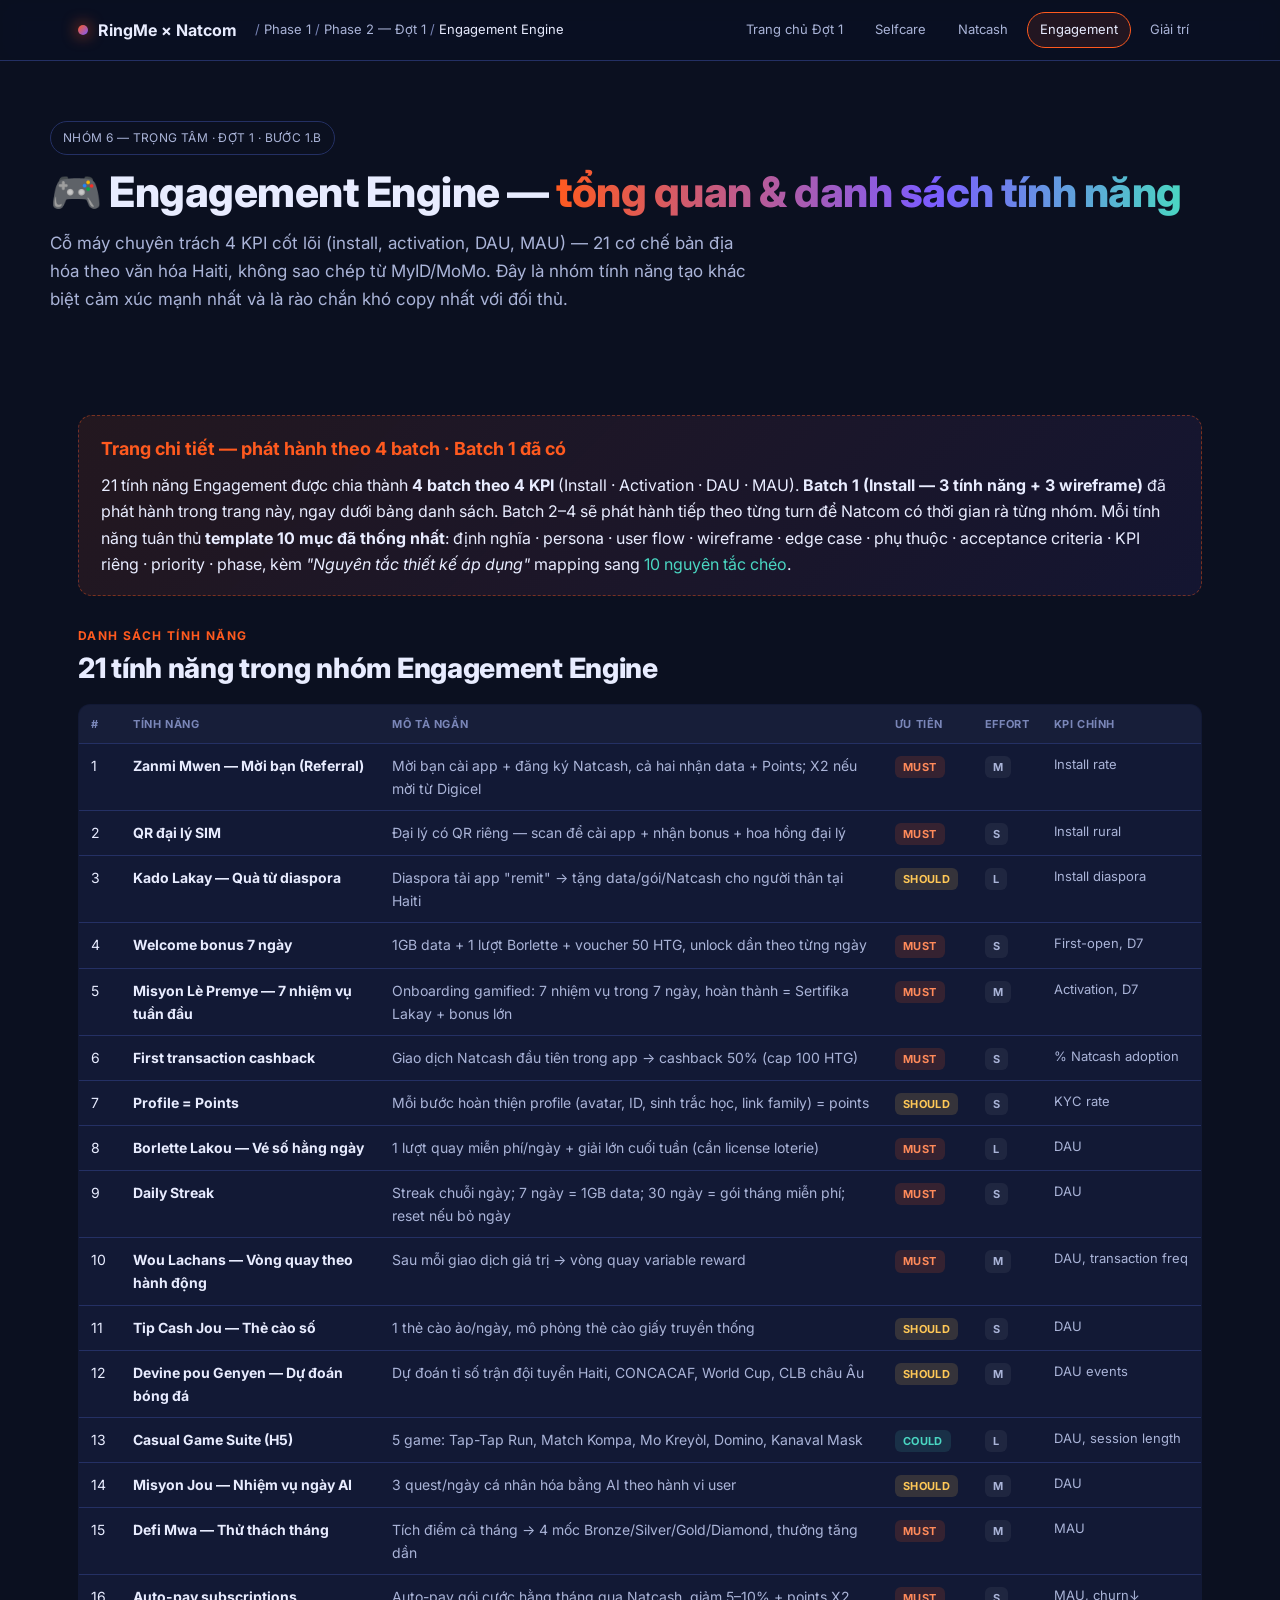
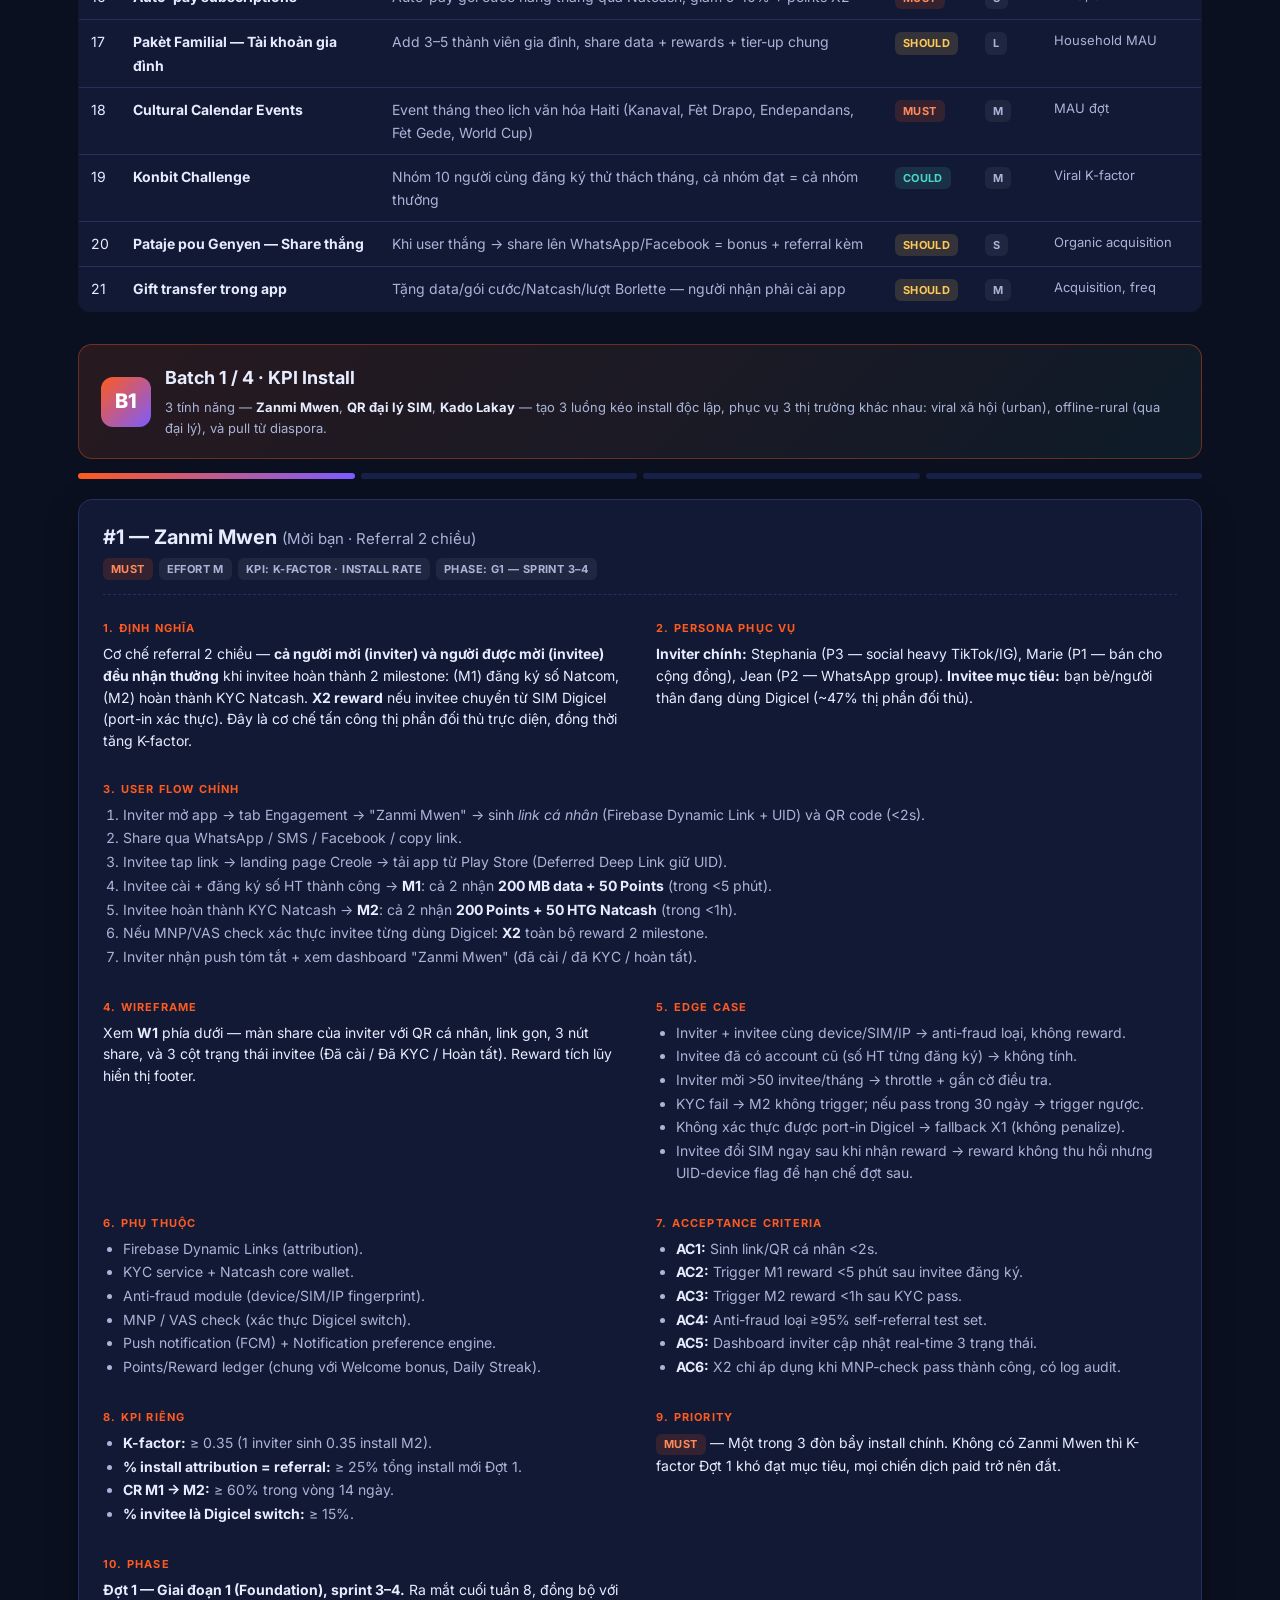
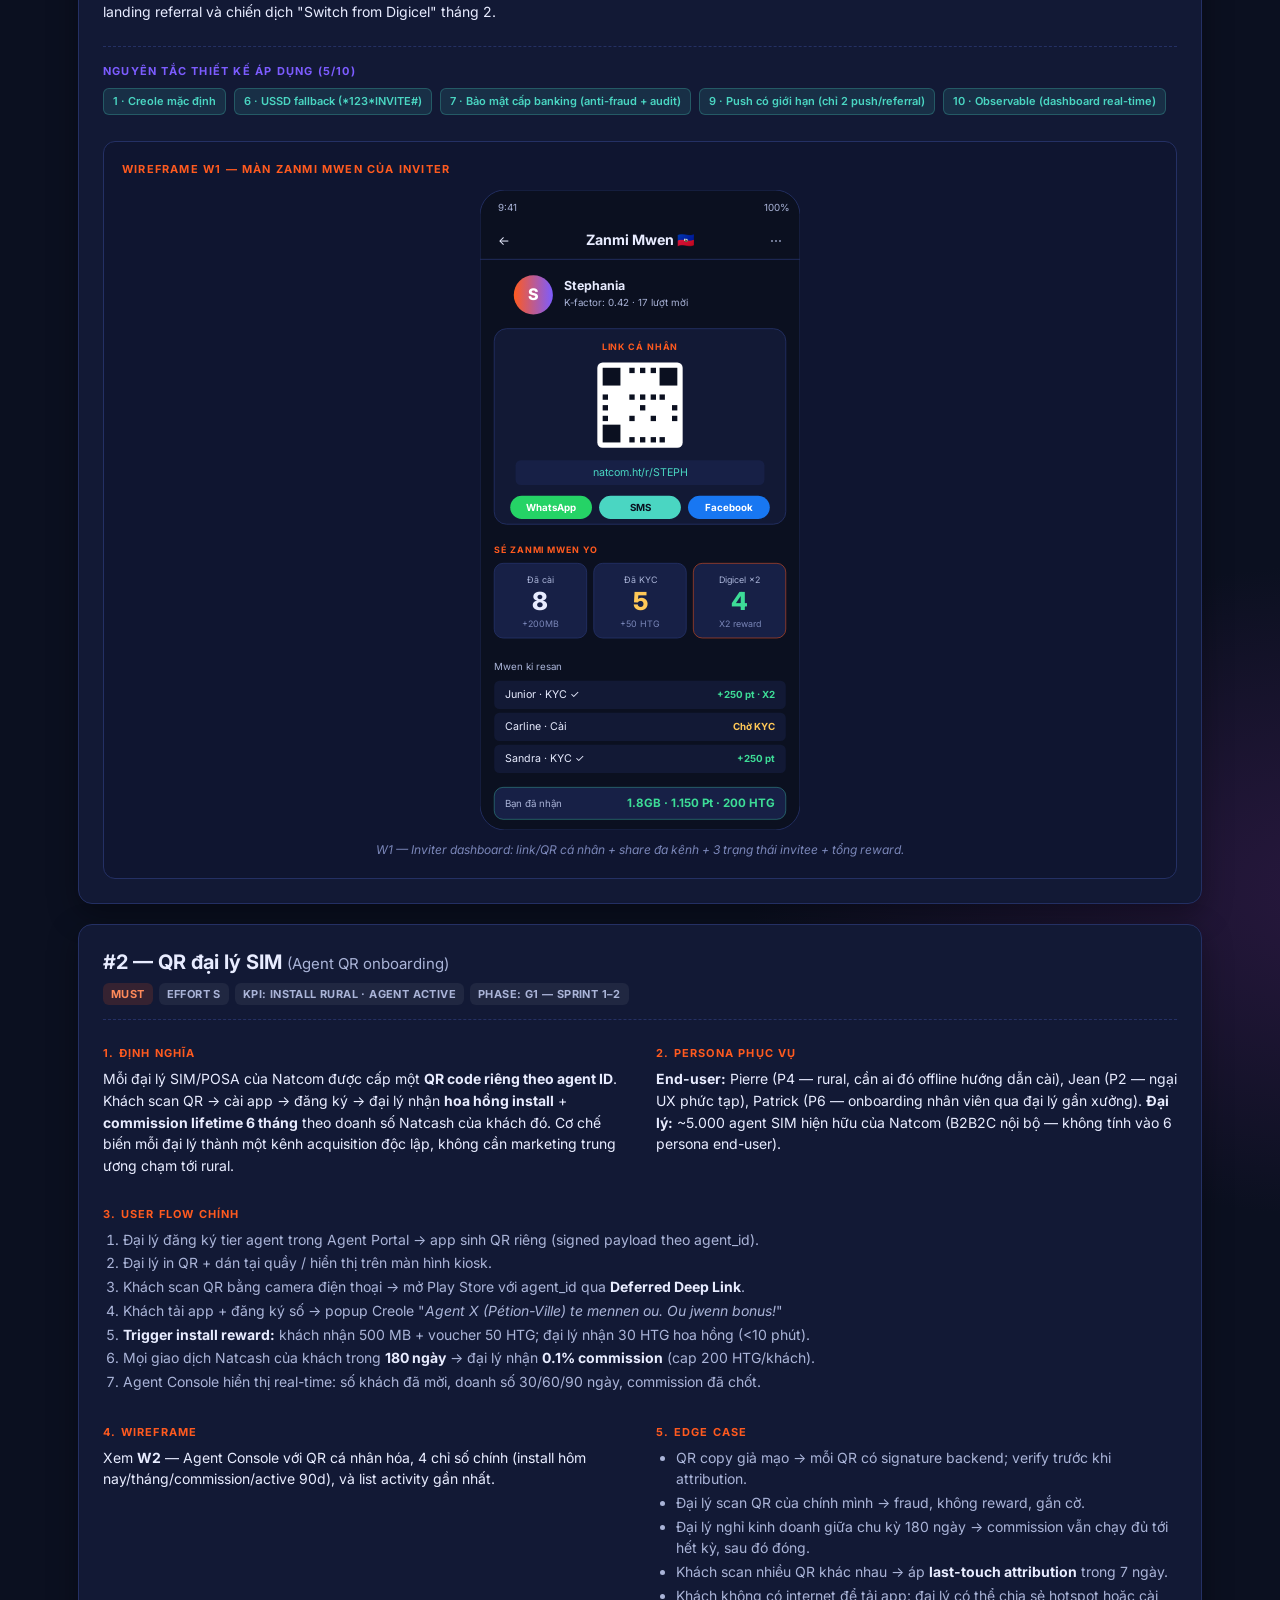
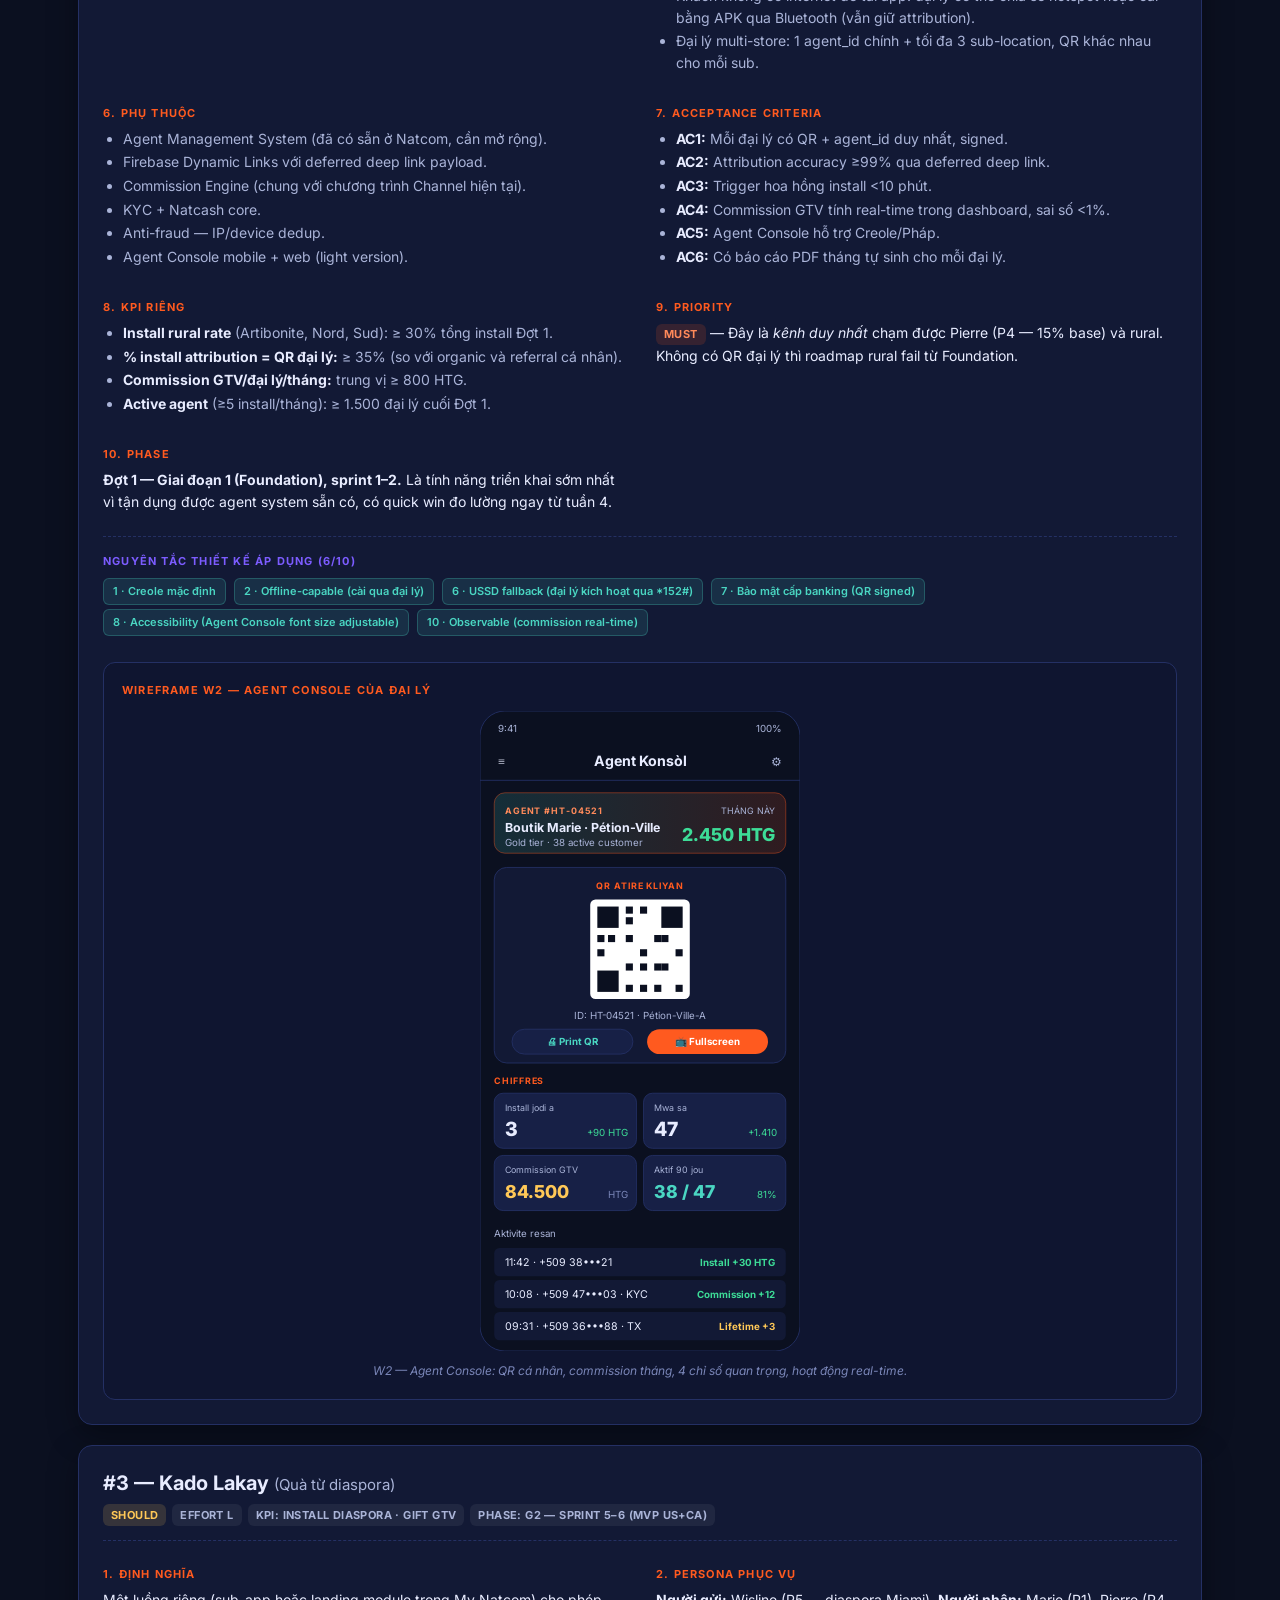
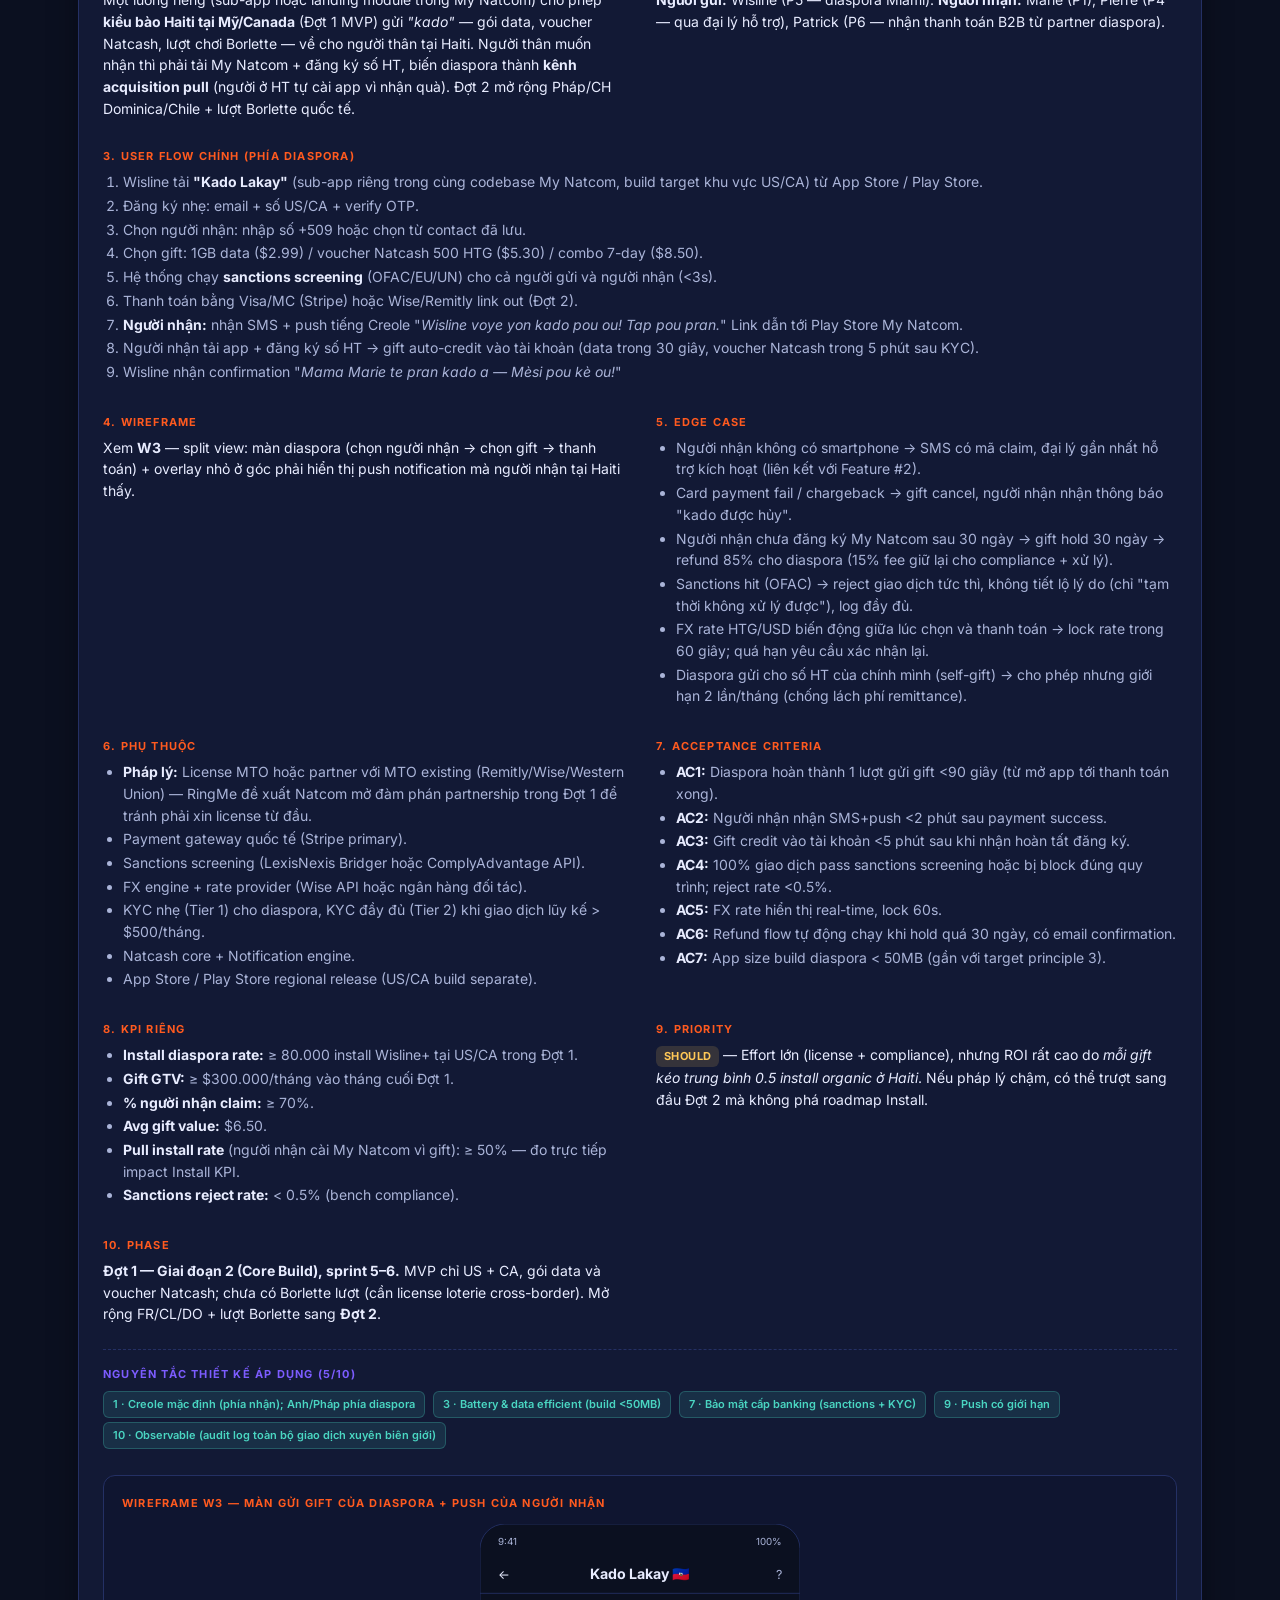
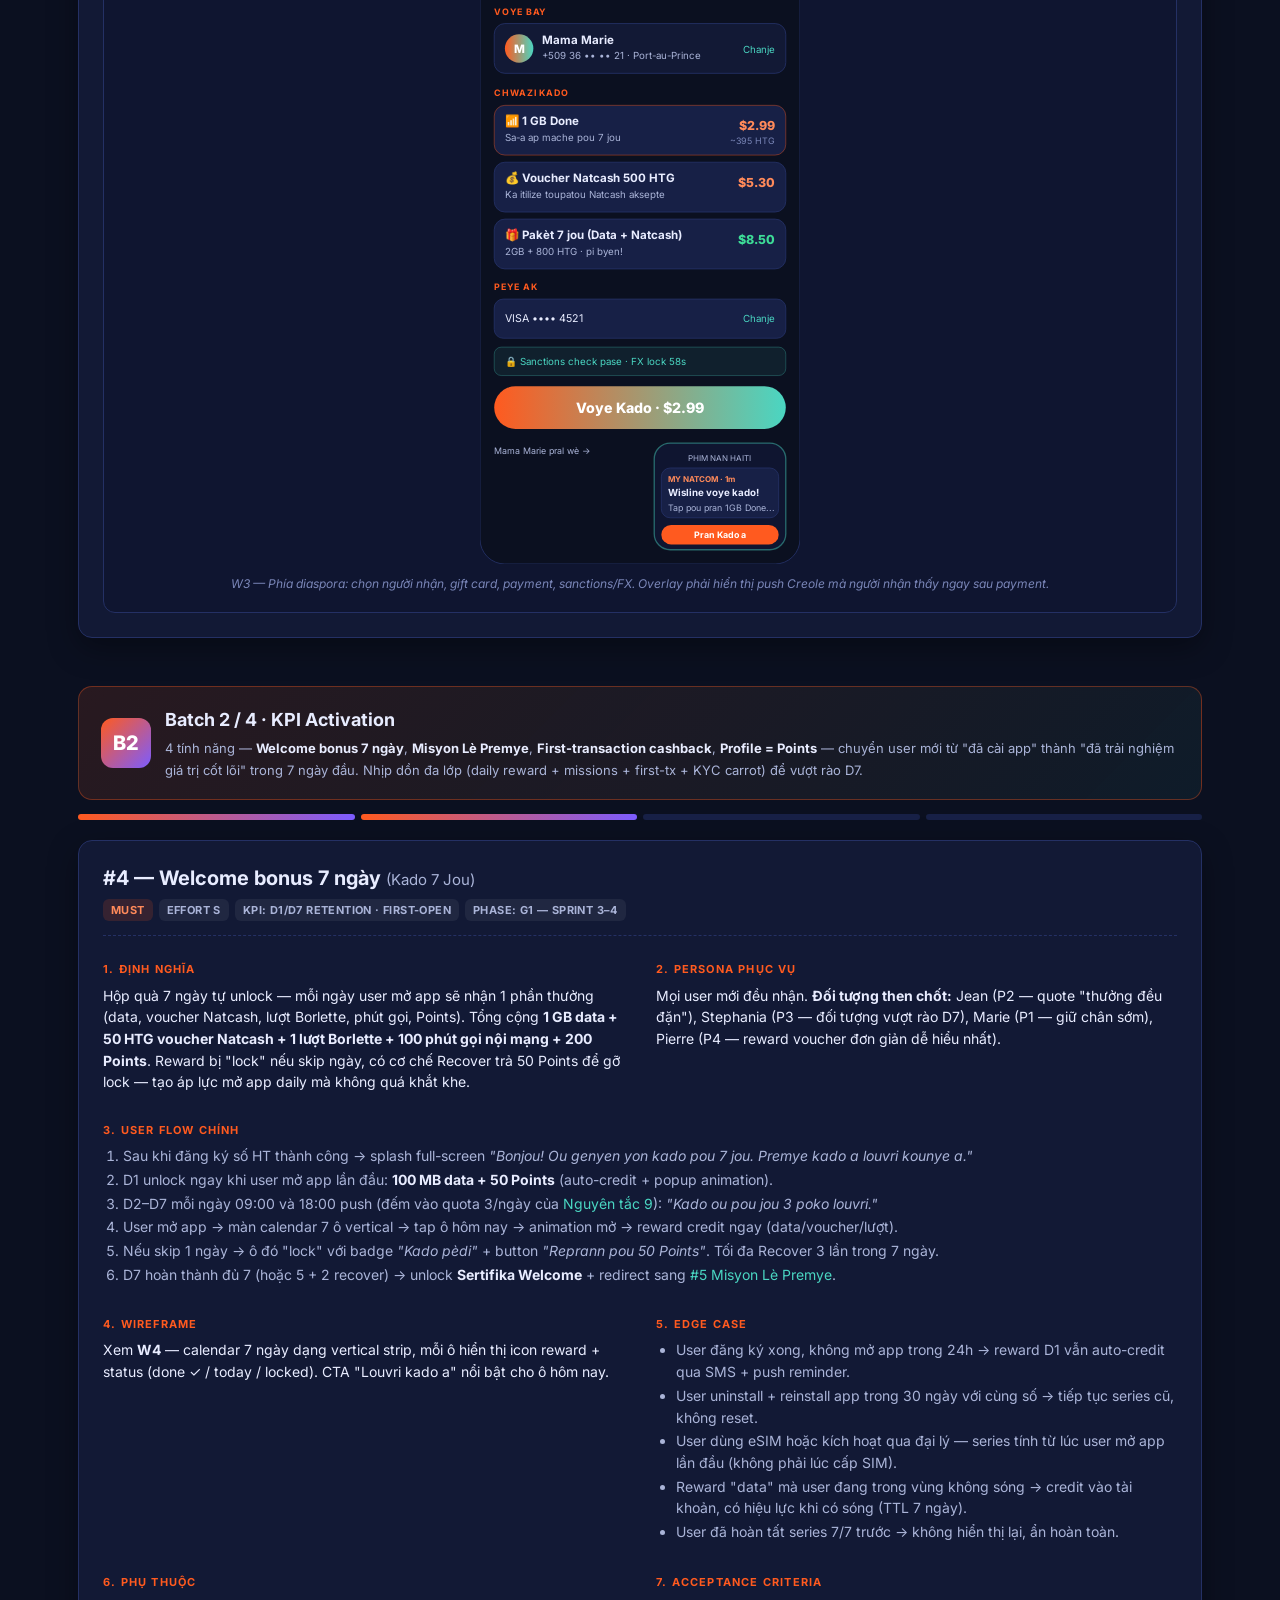
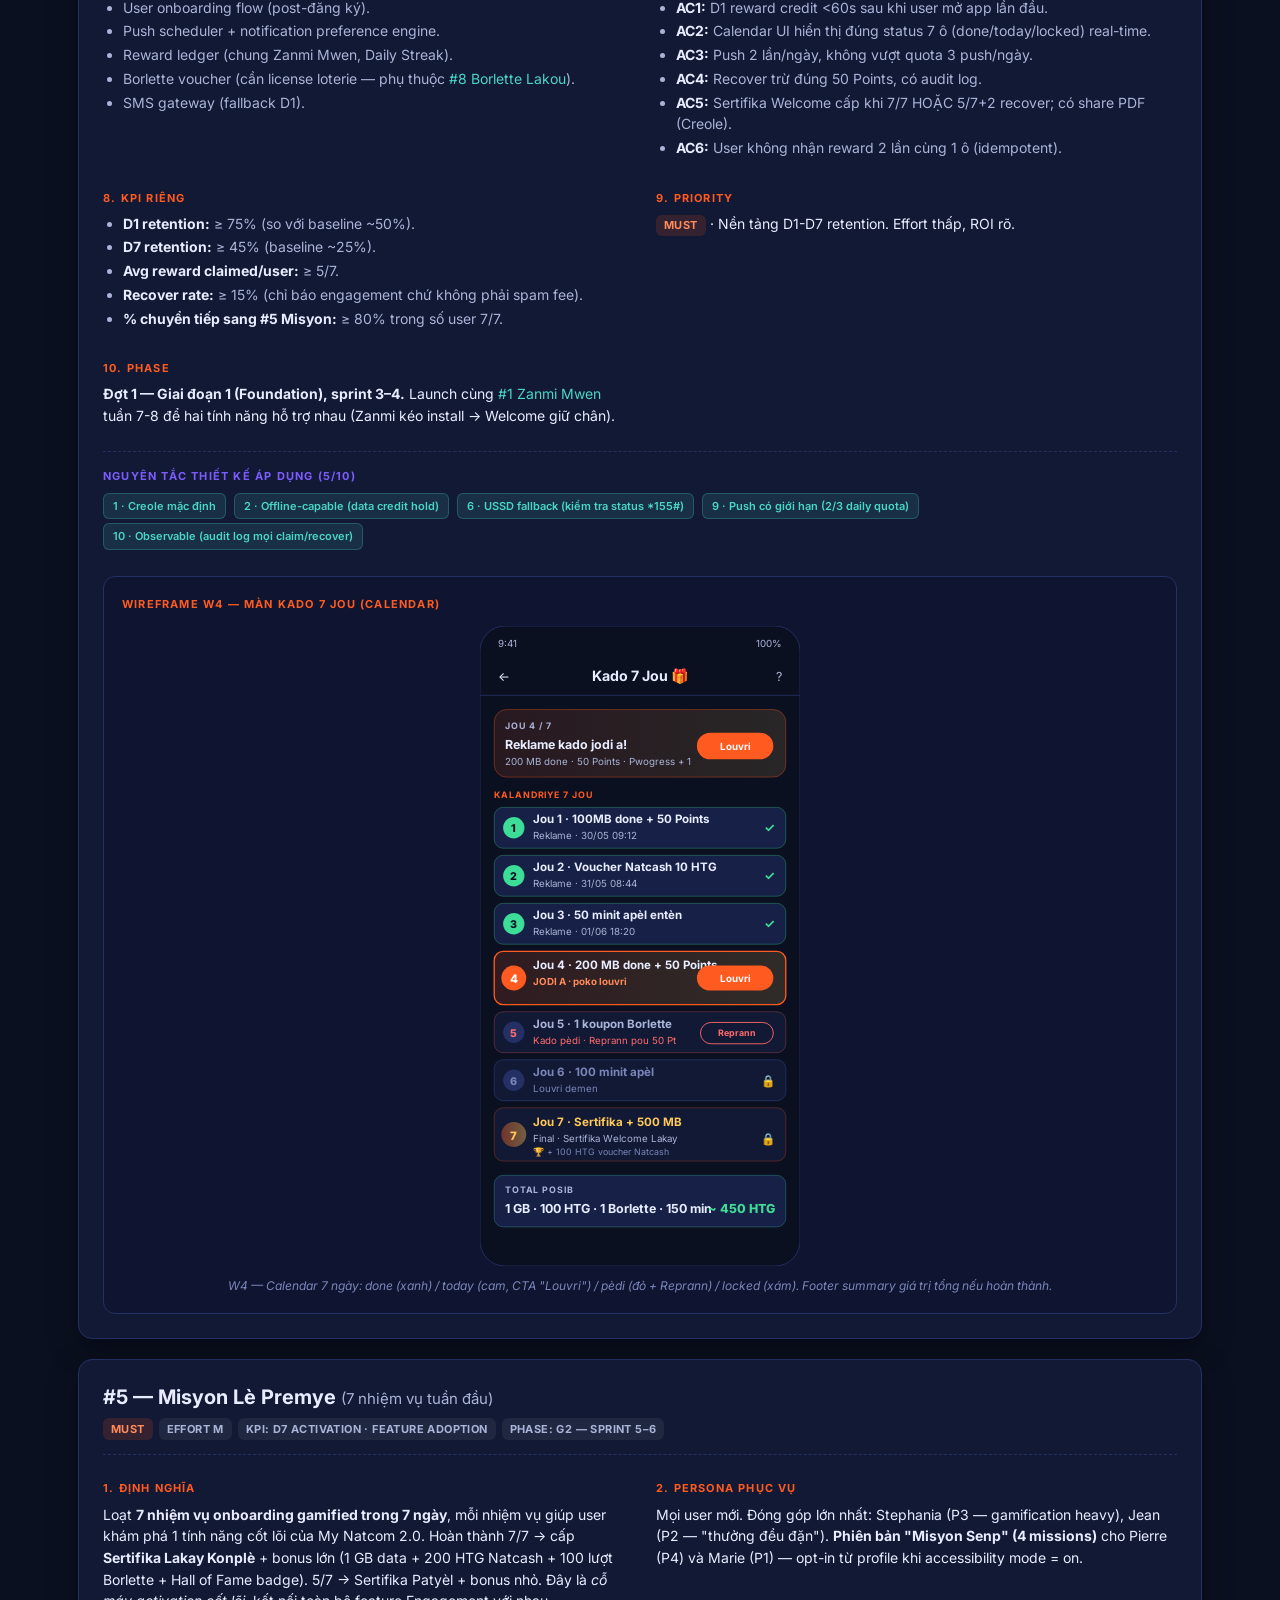
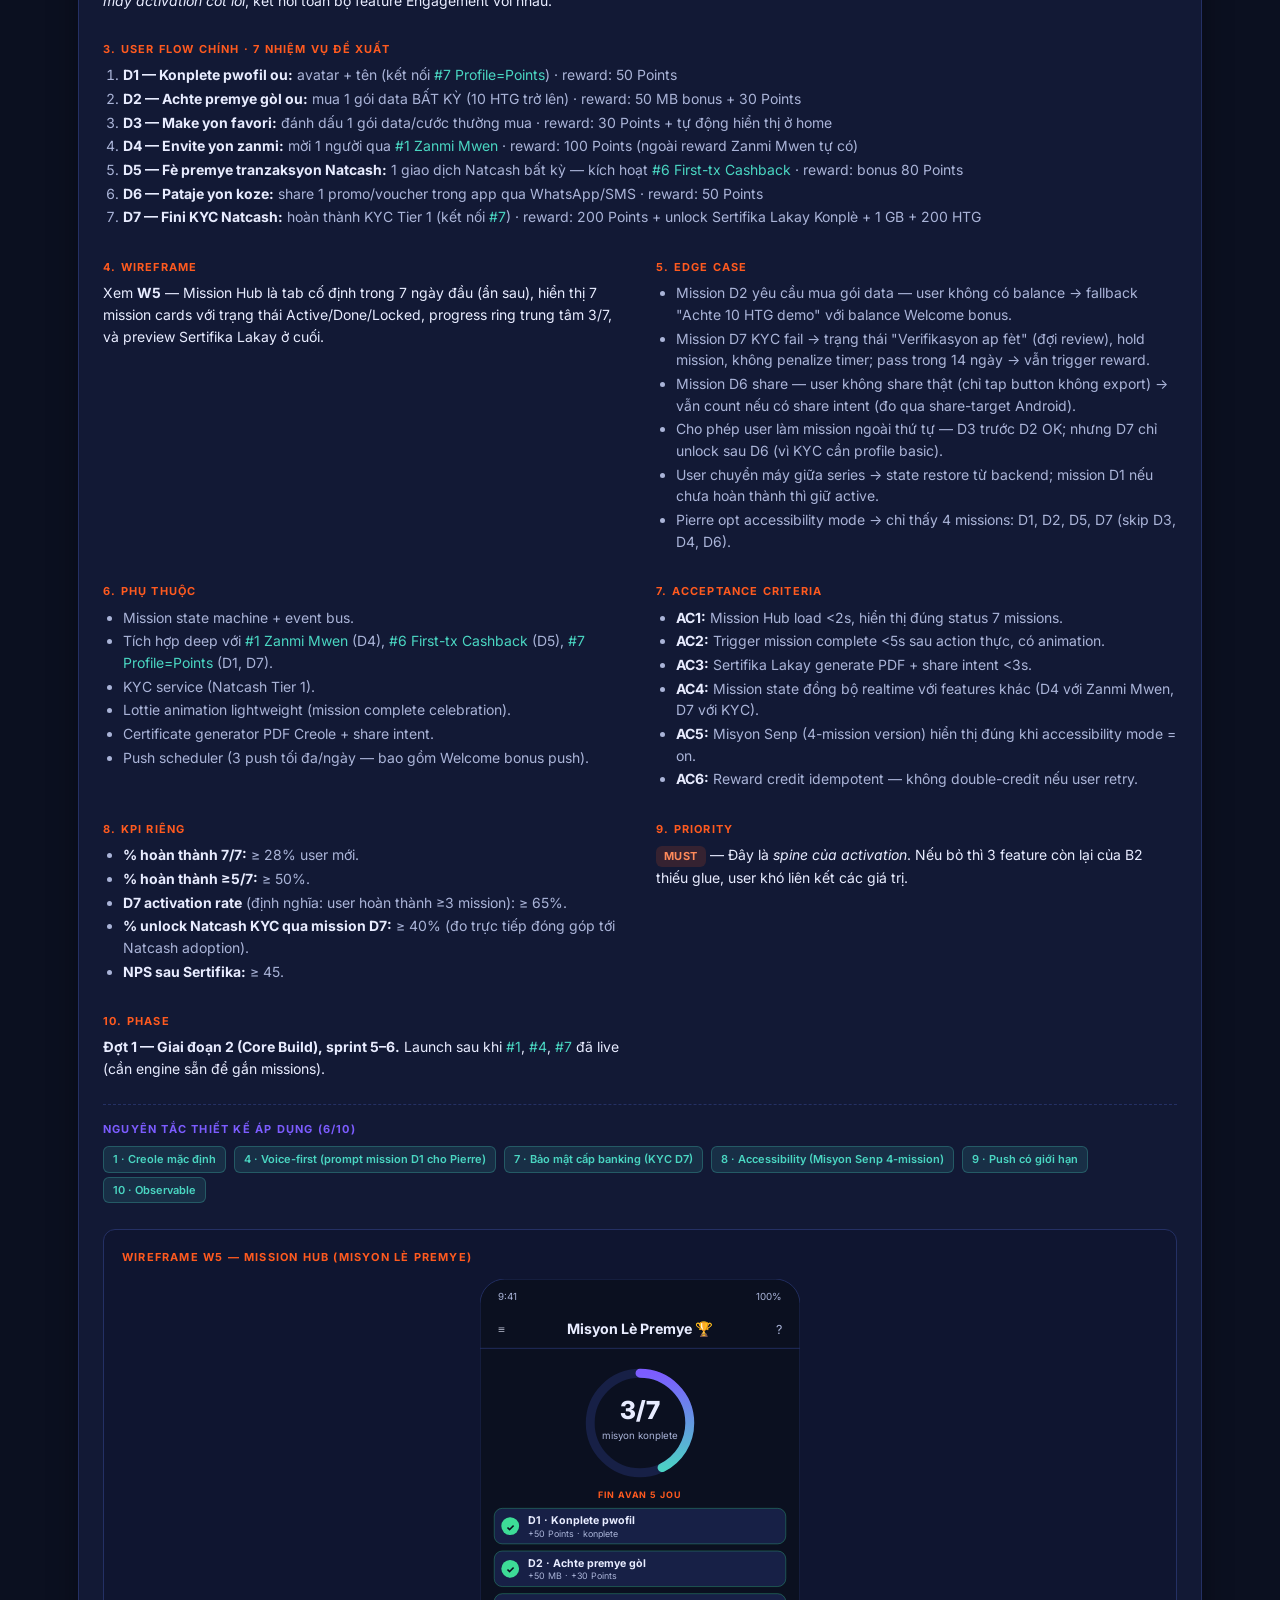
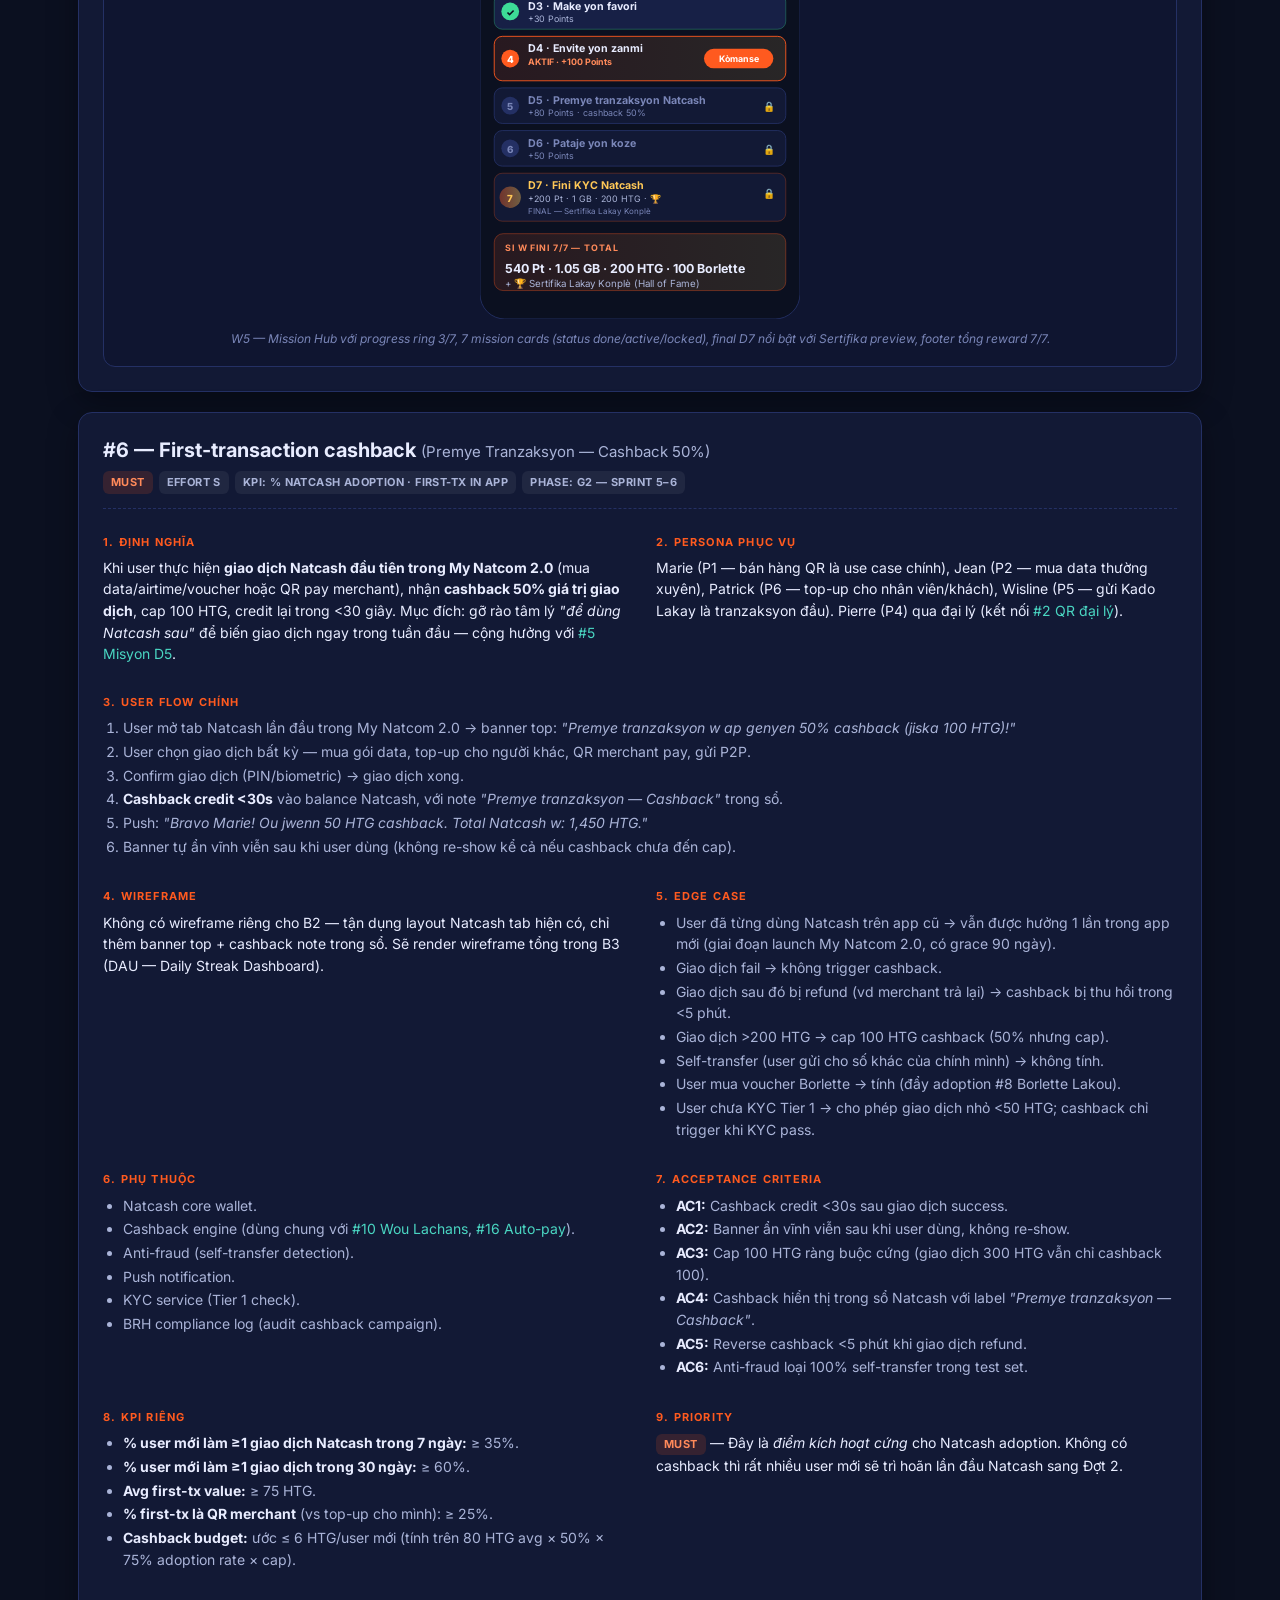
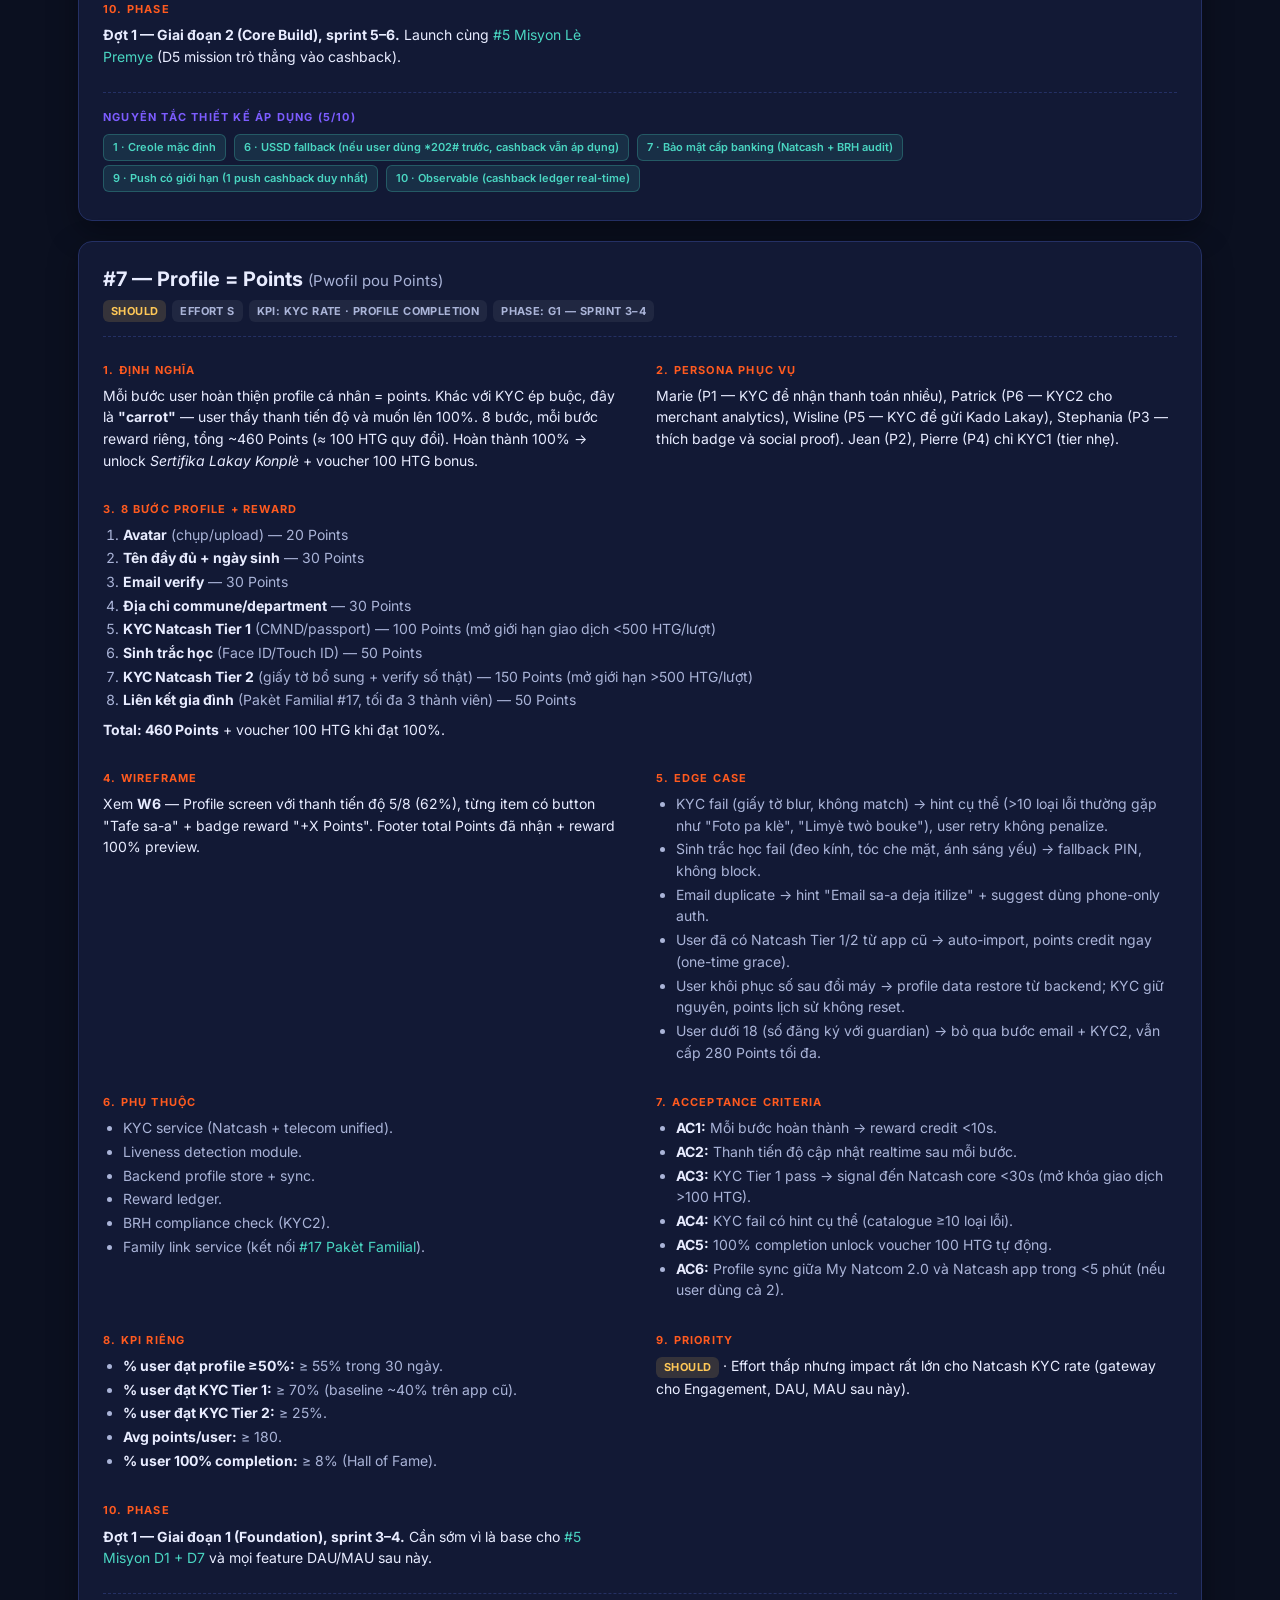
<file: phase2/engagement.html>
<!DOCTYPE html>
<html lang="vi">
<head>
<meta charset="UTF-8" />
<meta name="viewport" content="width=device-width, initial-scale=1.0" />
<title>Engagement Engine — My Natcom 2.0 · Đợt 1</title>
<meta name="description" content="Chi tiết nhóm Engagement Engine — Đề xuất My Natcom 2.0 Phase 2 Đợt 1, RingMe Vietnam x Natcom." />
<link rel="preconnect" href="https://fonts.googleapis.com">
<link rel="preconnect" href="https://fonts.gstatic.com" crossorigin>
<link href="https://fonts.googleapis.com/css2?family=Inter:wght@400;500;600;700;800&display=swap" rel="stylesheet">
<link rel="stylesheet" href="_shared.css">
</head>
<body>

<header class="topbar">
  <div class="container topbar-inner">
    <div style="display:flex;align-items:center">
      <div class="brand"><span class="brand-dot"></span> RingMe × Natcom</div>
      <div class="breadcrumb">&nbsp;/&nbsp;<a href="../index.html">Phase 1</a>&nbsp;/&nbsp;<a href="index.html">Phase 2 — Đợt 1</a>&nbsp;/&nbsp;<span style="color:var(--text)">Engagement Engine</span></div>
    </div>
    <nav>
      <a class="nav-pill" href="index.html">Trang chủ Đợt 1</a>
      <a class="nav-pill" href="selfcare.html">Selfcare</a>
      <a class="nav-pill" href="natcash.html">Natcash</a>
      <a class="nav-pill active" href="engagement.html">Engagement</a>
      <a class="nav-pill" href="entertainment.html">Giải trí</a>
    </nav>
  </div>
</header>

<section class="hero container">
  <span class="eyebrow">Nhóm 6 — Trọng tâm · Đợt 1 · Bước 1.B</span>
  <h1>🎮 Engagement Engine — <span>tổng quan & danh sách tính năng</span></h1>
  <p>Cỗ máy chuyên trách 4 KPI cốt lõi (install, activation, DAU, MAU) — 21 cơ chế bản địa hóa theo văn hóa Haiti, không sao chép từ MyID/MoMo. Đây là nhóm tính năng tạo khác biệt cảm xúc mạnh nhất và là rào chắn khó copy nhất với đối thủ.</p>
</section>

<div class="container">
  <section class="block">
    <div class="notice">
      <h3>Trang chi tiết — phát hành theo 4 batch · Batch 1 đã có</h3>
      <p>21 tính năng Engagement được chia thành <strong>4 batch theo 4 KPI</strong> (Install · Activation · DAU · MAU). <strong>Batch 1 (Install — 3 tính năng + 3 wireframe)</strong> đã phát hành trong trang này, ngay dưới bảng danh sách. Batch 2–4 sẽ phát hành tiếp theo từng turn để Natcom có thời gian rà từng nhóm. Mỗi tính năng tuân thủ <strong>template 10 mục đã thống nhất</strong>: định nghĩa · persona · user flow · wireframe · edge case · phụ thuộc · acceptance criteria · KPI riêng · priority · phase, kèm <em>"Nguyên tắc thiết kế áp dụng"</em> mapping sang <a href="index.html#principles">10 nguyên tắc chéo</a>.</p>
    </div>

    <div class="kicker">Danh sách tính năng</div>
    <h2 class="section">21 tính năng trong nhóm Engagement Engine</h2>

    <div style="overflow-x:auto;margin-top:18px">
    <table>
      <thead>
        <tr>
          <th style="width:32px">#</th>
          <th>Tính năng</th>
          <th>Mô tả ngắn</th>
          <th style="width:90px">Ưu tiên</th>
          <th style="width:60px">Effort</th>
          <th style="width:160px">KPI chính</th>
        </tr>
      </thead>
      <tbody>
          <tr>
            <td>1</td>
            <td><strong>Zanmi Mwen — Mời bạn (Referral)</strong></td>
            <td style="color:var(--text-dim)">Mời bạn cài app + đăng ký Natcash, cả hai nhận data + Points; X2 nếu mời từ Digicel</td>
            <td><span class="badge b-must">Must</span></td>
            <td><span class="badge b-sz">M</span></td>
            <td style="color:var(--text-dim);font-size:13px">Install rate</td>
          </tr>
          <tr>
            <td>2</td>
            <td><strong>QR đại lý SIM</strong></td>
            <td style="color:var(--text-dim)">Đại lý có QR riêng — scan để cài app + nhận bonus + hoa hồng đại lý</td>
            <td><span class="badge b-must">Must</span></td>
            <td><span class="badge b-sz">S</span></td>
            <td style="color:var(--text-dim);font-size:13px">Install rural</td>
          </tr>
          <tr>
            <td>3</td>
            <td><strong>Kado Lakay — Quà từ diaspora</strong></td>
            <td style="color:var(--text-dim)">Diaspora tải app "remit" → tặng data/gói/Natcash cho người thân tại Haiti</td>
            <td><span class="badge b-should">Should</span></td>
            <td><span class="badge b-sz">L</span></td>
            <td style="color:var(--text-dim);font-size:13px">Install diaspora</td>
          </tr>
          <tr>
            <td>4</td>
            <td><strong>Welcome bonus 7 ngày</strong></td>
            <td style="color:var(--text-dim)">1GB data + 1 lượt Borlette + voucher 50 HTG, unlock dần theo từng ngày</td>
            <td><span class="badge b-must">Must</span></td>
            <td><span class="badge b-sz">S</span></td>
            <td style="color:var(--text-dim);font-size:13px">First-open, D7</td>
          </tr>
          <tr>
            <td>5</td>
            <td><strong>Misyon Lè Premye — 7 nhiệm vụ tuần đầu</strong></td>
            <td style="color:var(--text-dim)">Onboarding gamified: 7 nhiệm vụ trong 7 ngày, hoàn thành = Sertifika Lakay + bonus lớn</td>
            <td><span class="badge b-must">Must</span></td>
            <td><span class="badge b-sz">M</span></td>
            <td style="color:var(--text-dim);font-size:13px">Activation, D7</td>
          </tr>
          <tr>
            <td>6</td>
            <td><strong>First transaction cashback</strong></td>
            <td style="color:var(--text-dim)">Giao dịch Natcash đầu tiên trong app → cashback 50% (cap 100 HTG)</td>
            <td><span class="badge b-must">Must</span></td>
            <td><span class="badge b-sz">S</span></td>
            <td style="color:var(--text-dim);font-size:13px">% Natcash adoption</td>
          </tr>
          <tr>
            <td>7</td>
            <td><strong>Profile = Points</strong></td>
            <td style="color:var(--text-dim)">Mỗi bước hoàn thiện profile (avatar, ID, sinh trắc học, link family) = points</td>
            <td><span class="badge b-should">Should</span></td>
            <td><span class="badge b-sz">S</span></td>
            <td style="color:var(--text-dim);font-size:13px">KYC rate</td>
          </tr>
          <tr>
            <td>8</td>
            <td><strong>Borlette Lakou — Vé số hằng ngày</strong></td>
            <td style="color:var(--text-dim)">1 lượt quay miễn phí/ngày + giải lớn cuối tuần (cần license loterie)</td>
            <td><span class="badge b-must">Must</span></td>
            <td><span class="badge b-sz">L</span></td>
            <td style="color:var(--text-dim);font-size:13px">DAU</td>
          </tr>
          <tr>
            <td>9</td>
            <td><strong>Daily Streak</strong></td>
            <td style="color:var(--text-dim)">Streak chuỗi ngày; 7 ngày = 1GB data; 30 ngày = gói tháng miễn phí; reset nếu bỏ ngày</td>
            <td><span class="badge b-must">Must</span></td>
            <td><span class="badge b-sz">S</span></td>
            <td style="color:var(--text-dim);font-size:13px">DAU</td>
          </tr>
          <tr>
            <td>10</td>
            <td><strong>Wou Lachans — Vòng quay theo hành động</strong></td>
            <td style="color:var(--text-dim)">Sau mỗi giao dịch giá trị → vòng quay variable reward</td>
            <td><span class="badge b-must">Must</span></td>
            <td><span class="badge b-sz">M</span></td>
            <td style="color:var(--text-dim);font-size:13px">DAU, transaction freq</td>
          </tr>
          <tr>
            <td>11</td>
            <td><strong>Tip Cash Jou — Thẻ cào số</strong></td>
            <td style="color:var(--text-dim)">1 thẻ cào ảo/ngày, mô phỏng thẻ cào giấy truyền thống</td>
            <td><span class="badge b-should">Should</span></td>
            <td><span class="badge b-sz">S</span></td>
            <td style="color:var(--text-dim);font-size:13px">DAU</td>
          </tr>
          <tr>
            <td>12</td>
            <td><strong>Devine pou Genyen — Dự đoán bóng đá</strong></td>
            <td style="color:var(--text-dim)">Dự đoán tỉ số trận đội tuyển Haiti, CONCACAF, World Cup, CLB châu Âu</td>
            <td><span class="badge b-should">Should</span></td>
            <td><span class="badge b-sz">M</span></td>
            <td style="color:var(--text-dim);font-size:13px">DAU events</td>
          </tr>
          <tr>
            <td>13</td>
            <td><strong>Casual Game Suite (H5)</strong></td>
            <td style="color:var(--text-dim)">5 game: Tap-Tap Run, Match Kompa, Mo Kreyòl, Domino, Kanaval Mask</td>
            <td><span class="badge b-could">Could</span></td>
            <td><span class="badge b-sz">L</span></td>
            <td style="color:var(--text-dim);font-size:13px">DAU, session length</td>
          </tr>
          <tr>
            <td>14</td>
            <td><strong>Misyon Jou — Nhiệm vụ ngày AI</strong></td>
            <td style="color:var(--text-dim)">3 quest/ngày cá nhân hóa bằng AI theo hành vi user</td>
            <td><span class="badge b-should">Should</span></td>
            <td><span class="badge b-sz">M</span></td>
            <td style="color:var(--text-dim);font-size:13px">DAU</td>
          </tr>
          <tr>
            <td>15</td>
            <td><strong>Defi Mwa — Thử thách tháng</strong></td>
            <td style="color:var(--text-dim)">Tích điểm cả tháng → 4 mốc Bronze/Silver/Gold/Diamond, thưởng tăng dần</td>
            <td><span class="badge b-must">Must</span></td>
            <td><span class="badge b-sz">M</span></td>
            <td style="color:var(--text-dim);font-size:13px">MAU</td>
          </tr>
          <tr>
            <td>16</td>
            <td><strong>Auto-pay subscriptions</strong></td>
            <td style="color:var(--text-dim)">Auto-pay gói cước hằng tháng qua Natcash, giảm 5–10% + points X2</td>
            <td><span class="badge b-must">Must</span></td>
            <td><span class="badge b-sz">S</span></td>
            <td style="color:var(--text-dim);font-size:13px">MAU, churn↓</td>
          </tr>
          <tr>
            <td>17</td>
            <td><strong>Pakèt Familial — Tài khoản gia đình</strong></td>
            <td style="color:var(--text-dim)">Add 3–5 thành viên gia đình, share data + rewards + tier-up chung</td>
            <td><span class="badge b-should">Should</span></td>
            <td><span class="badge b-sz">L</span></td>
            <td style="color:var(--text-dim);font-size:13px">Household MAU</td>
          </tr>
          <tr>
            <td>18</td>
            <td><strong>Cultural Calendar Events</strong></td>
            <td style="color:var(--text-dim)">Event tháng theo lịch văn hóa Haiti (Kanaval, Fèt Drapo, Endepandans, Fèt Gede, World Cup)</td>
            <td><span class="badge b-must">Must</span></td>
            <td><span class="badge b-sz">M</span></td>
            <td style="color:var(--text-dim);font-size:13px">MAU đợt</td>
          </tr>
          <tr>
            <td>19</td>
            <td><strong>Konbit Challenge</strong></td>
            <td style="color:var(--text-dim)">Nhóm 10 người cùng đăng ký thử thách tháng, cả nhóm đạt = cả nhóm thưởng</td>
            <td><span class="badge b-could">Could</span></td>
            <td><span class="badge b-sz">M</span></td>
            <td style="color:var(--text-dim);font-size:13px">Viral K-factor</td>
          </tr>
          <tr>
            <td>20</td>
            <td><strong>Pataje pou Genyen — Share thắng</strong></td>
            <td style="color:var(--text-dim)">Khi user thắng → share lên WhatsApp/Facebook = bonus + referral kèm</td>
            <td><span class="badge b-should">Should</span></td>
            <td><span class="badge b-sz">S</span></td>
            <td style="color:var(--text-dim);font-size:13px">Organic acquisition</td>
          </tr>
          <tr>
            <td>21</td>
            <td><strong>Gift transfer trong app</strong></td>
            <td style="color:var(--text-dim)">Tặng data/gói cước/Natcash/lượt Borlette — người nhận phải cài app</td>
            <td><span class="badge b-should">Should</span></td>
            <td><span class="badge b-sz">M</span></td>
            <td style="color:var(--text-dim);font-size:13px">Acquisition, freq</td>
          </tr>
      </tbody>
    </table>
    </div>

    <!-- ====== BƯỚC 1.B · BATCH 1 — INSTALL ====== -->
<div class="batch-banner" style="margin-top:32px">
  <div class="num">B1</div>
  <div>
    <h3>Batch 1 / 4 · KPI Install</h3>
    <p>3 tính năng — <strong>Zanmi Mwen</strong>, <strong>QR đại lý SIM</strong>, <strong>Kado Lakay</strong> — tạo 3 luồng kéo install độc lập, phục vụ 3 thị trường khác nhau: viral xã hội (urban), offline-rural (qua đại lý), và pull từ diaspora.</p>
  </div>
</div>
<div class="batch-progress" aria-label="Tiến độ 4 batch">
  <span class="on" title="B1 Install"></span>
  <span title="B2 Activation"></span>
  <span title="B3 DAU"></span>
  <span title="B4 MAU"></span>
</div>

<!-- ===== FEATURE #1 — ZANMI MWEN ===== -->
<article class="feature-card" id="f1-zanmi-mwen">
  <header>
    <div>
      <h3>#1 — Zanmi Mwen <span style="color:var(--text-dim);font-weight:400;font-size:15px">(Mời bạn · Referral 2 chiều)</span></h3>
      <div class="meta">
        <span class="badge b-must">Must</span>
        <span class="badge b-sz">Effort M</span>
        <span class="badge b-sz">KPI: K-factor · Install rate</span>
        <span class="badge b-sz">Phase: G1 — sprint 3–4</span>
      </div>
    </div>
  </header>

  <div class="ten-grid">
    <div class="item">
      <h4>1. Định nghĩa</h4>
      <p>Cơ chế referral 2 chiều — <strong>cả người mời (inviter) và người được mời (invitee) đều nhận thưởng</strong> khi invitee hoàn thành 2 milestone: (M1) đăng ký số Natcom, (M2) hoàn thành KYC Natcash. <strong>X2 reward</strong> nếu invitee chuyển từ SIM Digicel (port-in xác thực). Đây là cơ chế tấn công thị phần đối thủ trực diện, đồng thời tăng K-factor.</p>
    </div>
    <div class="item">
      <h4>2. Persona phục vụ</h4>
      <p><strong>Inviter chính:</strong> Stephania (P3 — social heavy TikTok/IG), Marie (P1 — bán cho cộng đồng), Jean (P2 — WhatsApp group). <strong>Invitee mục tiêu:</strong> bạn bè/người thân đang dùng Digicel (~47% thị phần đối thủ).</p>
    </div>
    <div class="item span2">
      <h4>3. User flow chính</h4>
      <ol>
        <li>Inviter mở app → tab Engagement → "Zanmi Mwen" → sinh <em>link cá nhân</em> (Firebase Dynamic Link + UID) và QR code (&lt;2s).</li>
        <li>Share qua WhatsApp / SMS / Facebook / copy link.</li>
        <li>Invitee tap link → landing page Creole → tải app từ Play Store (Deferred Deep Link giữ UID).</li>
        <li>Invitee cài + đăng ký số HT thành công → <strong>M1</strong>: cả 2 nhận <strong>200 MB data + 50 Points</strong> (trong &lt;5 phút).</li>
        <li>Invitee hoàn thành KYC Natcash → <strong>M2</strong>: cả 2 nhận <strong>200 Points + 50 HTG Natcash</strong> (trong &lt;1h).</li>
        <li>Nếu MNP/VAS check xác thực invitee từng dùng Digicel: <strong>X2</strong> toàn bộ reward 2 milestone.</li>
        <li>Inviter nhận push tóm tắt + xem dashboard "Zanmi Mwen" (đã cài / đã KYC / hoàn tất).</li>
      </ol>
    </div>
    <div class="item">
      <h4>4. Wireframe</h4>
      <p>Xem <strong>W1</strong> phía dưới — màn share của inviter với QR cá nhân, link gọn, 3 nút share, và 3 cột trạng thái invitee (Đã cài / Đã KYC / Hoàn tất). Reward tích lũy hiển thị footer.</p>
    </div>
    <div class="item">
      <h4>5. Edge case</h4>
      <ul>
        <li>Inviter + invitee cùng device/SIM/IP → anti-fraud loại, không reward.</li>
        <li>Invitee đã có account cũ (số HT từng đăng ký) → không tính.</li>
        <li>Inviter mời &gt;50 invitee/tháng → throttle + gắn cờ điều tra.</li>
        <li>KYC fail → M2 không trigger; nếu pass trong 30 ngày → trigger ngược.</li>
        <li>Không xác thực được port-in Digicel → fallback X1 (không penalize).</li>
        <li>Invitee đổi SIM ngay sau khi nhận reward → reward không thu hồi nhưng UID-device flag để hạn chế đợt sau.</li>
      </ul>
    </div>
    <div class="item">
      <h4>6. Phụ thuộc</h4>
      <ul>
        <li>Firebase Dynamic Links (attribution).</li>
        <li>KYC service + Natcash core wallet.</li>
        <li>Anti-fraud module (device/SIM/IP fingerprint).</li>
        <li>MNP / VAS check (xác thực Digicel switch).</li>
        <li>Push notification (FCM) + Notification preference engine.</li>
        <li>Points/Reward ledger (chung với Welcome bonus, Daily Streak).</li>
      </ul>
    </div>
    <div class="item">
      <h4>7. Acceptance criteria</h4>
      <ul>
        <li><strong>AC1:</strong> Sinh link/QR cá nhân &lt;2s.</li>
        <li><strong>AC2:</strong> Trigger M1 reward &lt;5 phút sau invitee đăng ký.</li>
        <li><strong>AC3:</strong> Trigger M2 reward &lt;1h sau KYC pass.</li>
        <li><strong>AC4:</strong> Anti-fraud loại ≥95% self-referral test set.</li>
        <li><strong>AC5:</strong> Dashboard inviter cập nhật real-time 3 trạng thái.</li>
        <li><strong>AC6:</strong> X2 chỉ áp dụng khi MNP-check pass thành công, có log audit.</li>
      </ul>
    </div>
    <div class="item">
      <h4>8. KPI riêng</h4>
      <ul>
        <li><strong>K-factor:</strong> ≥ 0.35 (1 inviter sinh 0.35 install M2).</li>
        <li><strong>% install attribution = referral:</strong> ≥ 25% tổng install mới Đợt 1.</li>
        <li><strong>CR M1 → M2:</strong> ≥ 60% trong vòng 14 ngày.</li>
        <li><strong>% invitee là Digicel switch:</strong> ≥ 15%.</li>
      </ul>
    </div>
    <div class="item">
      <h4>9. Priority</h4>
      <p><span class="badge b-must">Must</span> — Một trong 3 đòn bẩy install chính. Không có Zanmi Mwen thì K-factor Đợt 1 khó đạt mục tiêu, mọi chiến dịch paid trở nên đắt.</p>
    </div>
    <div class="item">
      <h4>10. Phase</h4>
      <p><strong>Đợt 1 — Giai đoạn 1 (Foundation), sprint 3–4.</strong> Ra mắt cuối tuần 8, đồng bộ với landing referral và chiến dịch "Switch from Digicel" tháng 2.</p>
    </div>
  </div>

  <div class="principles-line">
    <strong>Nguyên tắc thiết kế áp dụng (5/10)</strong>
    <span class="p-tag">1 · Creole mặc định</span>
    <span class="p-tag">6 · USSD fallback (*123*INVITE#)</span>
    <span class="p-tag">7 · Bảo mật cấp banking (anti-fraud + audit)</span>
    <span class="p-tag">9 · Push có giới hạn (chỉ 2 push/referral)</span>
    <span class="p-tag">10 · Observable (dashboard real-time)</span>
  </div>

  <div class="wf-wrap">
    <h4>Wireframe W1 — Màn Zanmi Mwen của inviter</h4>
    <svg viewBox="0 0 360 720" xmlns="http://www.w3.org/2000/svg" width="320" role="img" aria-label="Wireframe màn Zanmi Mwen">
      <defs>
        <linearGradient id="g1" x1="0" x2="1"><stop offset="0" stop-color="#ff5a1f"/><stop offset="1" stop-color="#7c5cff"/></linearGradient>
      </defs>
      <rect x="0" y="0" width="360" height="720" rx="28" fill="#0b1020" stroke="#243064"/>
      <!-- Status bar -->
      <text x="20" y="24" fill="#aab4d8" font-size="11" font-family="Inter">9:41</text>
      <text x="320" y="24" fill="#aab4d8" font-size="11" font-family="Inter">100%</text>
      <!-- Header -->
      <text x="20" y="62" fill="#e8ecff" font-size="14" font-family="Inter">←</text>
      <text x="180" y="62" fill="#e8ecff" font-size="16" font-family="Inter" font-weight="700" text-anchor="middle">Zanmi Mwen 🇭🇹</text>
      <text x="340" y="62" fill="#aab4d8" font-size="14" font-family="Inter" text-anchor="end">⋯</text>
      <line x1="0" y1="78" x2="360" y2="78" stroke="#243064"/>
      <!-- Hero -->
      <circle cx="60" cy="118" r="22" fill="url(#g1)"/>
      <text x="60" y="124" fill="#fff" font-size="18" font-family="Inter" font-weight="800" text-anchor="middle">S</text>
      <text x="94" y="112" fill="#e8ecff" font-size="14" font-family="Inter" font-weight="700">Stephania</text>
      <text x="94" y="130" fill="#aab4d8" font-size="11" font-family="Inter">K-factor: 0.42 · 17 lượt mời</text>
      <!-- Share card -->
      <rect x="16" y="156" width="328" height="220" rx="14" fill="#121935" stroke="#243064"/>
      <text x="180" y="180" fill="#ff5a1f" font-size="10" font-family="Inter" font-weight="700" text-anchor="middle" letter-spacing="1">LINK CÁ NHÂN</text>
      <!-- QR mock (grid) -->
      <g transform="translate(132,194)">
        <rect width="96" height="96" fill="#fff" rx="6"/>
        <g fill="#0b1020">
          <rect x="6" y="6" width="20" height="20"/>
          <rect x="70" y="6" width="20" height="20"/>
          <rect x="6" y="70" width="20" height="20"/>
          <rect x="36" y="6" width="6" height="6"/><rect x="48" y="6" width="6" height="6"/><rect x="60" y="6" width="6" height="6"/>
          <rect x="6" y="36" width="6" height="6"/><rect x="6" y="48" width="6" height="6"/><rect x="6" y="60" width="6" height="6"/>
          <rect x="36" y="36" width="6" height="6"/><rect x="48" y="48" width="6" height="6"/><rect x="60" y="36" width="6" height="6"/>
          <rect x="36" y="60" width="6" height="6"/><rect x="60" y="60" width="6" height="6"/><rect x="48" y="36" width="6" height="6"/>
          <rect x="70" y="36" width="6" height="6"/><rect x="84" y="48" width="6" height="6"/><rect x="84" y="60" width="6" height="6"/>
          <rect x="36" y="84" width="6" height="6"/><rect x="48" y="84" width="6" height="6"/><rect x="60" y="84" width="6" height="6"/><rect x="70" y="84" width="6" height="6"/>
        </g>
      </g>
      <rect x="40" y="304" width="280" height="28" rx="6" fill="#172046"/>
      <text x="180" y="322" fill="#4ad6c2" font-size="12" font-family="Inter" text-anchor="middle">natcom.ht/r/STEPH</text>
      <!-- Share buttons -->
      <rect x="34" y="344" width="92" height="26" rx="13" fill="#25D366"/>
      <text x="80" y="361" fill="#fff" font-size="11" font-family="Inter" font-weight="700" text-anchor="middle">WhatsApp</text>
      <rect x="134" y="344" width="92" height="26" rx="13" fill="#4ad6c2"/>
      <text x="180" y="361" fill="#0b1020" font-size="11" font-family="Inter" font-weight="700" text-anchor="middle">SMS</text>
      <rect x="234" y="344" width="92" height="26" rx="13" fill="#1877F2"/>
      <text x="280" y="361" fill="#fff" font-size="11" font-family="Inter" font-weight="700" text-anchor="middle">Facebook</text>
      <!-- Section title -->
      <text x="16" y="408" fill="#ff5a1f" font-size="10" font-family="Inter" font-weight="700" letter-spacing="1">SÉ ZANMI MWEN YO</text>
      <!-- 3 status cards -->
      <g font-family="Inter">
        <rect x="16" y="420" width="104" height="84" rx="10" fill="#172046" stroke="#243064"/>
        <text x="68" y="442" fill="#aab4d8" font-size="10" text-anchor="middle">Đã cài</text>
        <text x="68" y="472" fill="#e8ecff" font-size="28" font-weight="800" text-anchor="middle">8</text>
        <text x="68" y="492" fill="#7a86b8" font-size="10" text-anchor="middle">+200MB</text>

        <rect x="128" y="420" width="104" height="84" rx="10" fill="#172046" stroke="#243064"/>
        <text x="180" y="442" fill="#aab4d8" font-size="10" text-anchor="middle">Đã KYC</text>
        <text x="180" y="472" fill="#ffc857" font-size="28" font-weight="800" text-anchor="middle">5</text>
        <text x="180" y="492" fill="#7a86b8" font-size="10" text-anchor="middle">+50 HTG</text>

        <rect x="240" y="420" width="104" height="84" rx="10" fill="#172046" stroke="rgba(255,90,31,.55)"/>
        <text x="292" y="442" fill="#aab4d8" font-size="10" text-anchor="middle">Digicel ×2</text>
        <text x="292" y="472" fill="#3ddc97" font-size="28" font-weight="800" text-anchor="middle">4</text>
        <text x="292" y="492" fill="#7a86b8" font-size="10" text-anchor="middle">X2 reward</text>
      </g>
      <!-- Recent invitees list -->
      <text x="16" y="540" fill="#aab4d8" font-size="11" font-family="Inter">Mwen ki resan</text>
      <g font-family="Inter">
        <rect x="16" y="552" width="328" height="32" rx="6" fill="#121935"/>
        <text x="28" y="572" fill="#e8ecff" font-size="12">Junior · KYC ✓</text>
        <text x="332" y="572" fill="#3ddc97" font-size="11" text-anchor="end" font-weight="700">+250 pt · X2</text>

        <rect x="16" y="588" width="328" height="32" rx="6" fill="#121935"/>
        <text x="28" y="608" fill="#e8ecff" font-size="12">Carline · Cài</text>
        <text x="332" y="608" fill="#ffc857" font-size="11" text-anchor="end" font-weight="700">Chờ KYC</text>

        <rect x="16" y="624" width="328" height="32" rx="6" fill="#121935"/>
        <text x="28" y="644" fill="#e8ecff" font-size="12">Sandra · KYC ✓</text>
        <text x="332" y="644" fill="#3ddc97" font-size="11" text-anchor="end" font-weight="700">+250 pt</text>
      </g>
      <!-- Reward footer -->
      <rect x="16" y="672" width="328" height="36" rx="10" fill="#172046" stroke="rgba(74,214,194,.4)"/>
      <text x="28" y="694" fill="#aab4d8" font-size="11" font-family="Inter">Bạn đã nhận</text>
      <text x="332" y="694" fill="#3ddc97" font-size="13" font-family="Inter" font-weight="700" text-anchor="end">1.8GB · 1.150 Pt · 200 HTG</text>
    </svg>
    <p class="caption">W1 — Inviter dashboard: link/QR cá nhân + share đa kênh + 3 trạng thái invitee + tổng reward.</p>
  </div>
</article>

<!-- ===== FEATURE #2 — QR ĐẠI LÝ SIM ===== -->
<article class="feature-card" id="f2-qr-dai-ly">
  <header>
    <div>
      <h3>#2 — QR đại lý SIM <span style="color:var(--text-dim);font-weight:400;font-size:15px">(Agent QR onboarding)</span></h3>
      <div class="meta">
        <span class="badge b-must">Must</span>
        <span class="badge b-sz">Effort S</span>
        <span class="badge b-sz">KPI: Install rural · Agent active</span>
        <span class="badge b-sz">Phase: G1 — sprint 1–2</span>
      </div>
    </div>
  </header>

  <div class="ten-grid">
    <div class="item">
      <h4>1. Định nghĩa</h4>
      <p>Mỗi đại lý SIM/POSA của Natcom được cấp một <strong>QR code riêng theo agent ID</strong>. Khách scan QR → cài app → đăng ký → đại lý nhận <strong>hoa hồng install</strong> + <strong>commission lifetime 6 tháng</strong> theo doanh số Natcash của khách đó. Cơ chế biến mỗi đại lý thành một kênh acquisition độc lập, không cần marketing trung ương chạm tới rural.</p>
    </div>
    <div class="item">
      <h4>2. Persona phục vụ</h4>
      <p><strong>End-user:</strong> Pierre (P4 — rural, cần ai đó offline hướng dẫn cài), Jean (P2 — ngại UX phức tạp), Patrick (P6 — onboarding nhân viên qua đại lý gần xưởng). <strong>Đại lý:</strong> ~5.000 agent SIM hiện hữu của Natcom (B2B2C nội bộ — không tính vào 6 persona end-user).</p>
    </div>
    <div class="item span2">
      <h4>3. User flow chính</h4>
      <ol>
        <li>Đại lý đăng ký tier agent trong Agent Portal → app sinh QR riêng (signed payload theo agent_id).</li>
        <li>Đại lý in QR + dán tại quầy / hiển thị trên màn hình kiosk.</li>
        <li>Khách scan QR bằng camera điện thoại → mở Play Store với agent_id qua <strong>Deferred Deep Link</strong>.</li>
        <li>Khách tải app + đăng ký số → popup Creole "<em>Agent X (Pétion-Ville) te mennen ou. Ou jwenn bonus!</em>"</li>
        <li><strong>Trigger install reward:</strong> khách nhận 500 MB + voucher 50 HTG; đại lý nhận 30 HTG hoa hồng (&lt;10 phút).</li>
        <li>Mọi giao dịch Natcash của khách trong <strong>180 ngày</strong> → đại lý nhận <strong>0.1% commission</strong> (cap 200 HTG/khách).</li>
        <li>Agent Console hiển thị real-time: số khách đã mời, doanh số 30/60/90 ngày, commission đã chốt.</li>
      </ol>
    </div>
    <div class="item">
      <h4>4. Wireframe</h4>
      <p>Xem <strong>W2</strong> — Agent Console với QR cá nhân hóa, 4 chỉ số chính (install hôm nay/tháng/commission/active 90d), và list activity gần nhất.</p>
    </div>
    <div class="item">
      <h4>5. Edge case</h4>
      <ul>
        <li>QR copy giả mạo → mỗi QR có signature backend; verify trước khi attribution.</li>
        <li>Đại lý scan QR của chính mình → fraud, không reward, gắn cờ.</li>
        <li>Đại lý nghỉ kinh doanh giữa chu kỳ 180 ngày → commission vẫn chạy đủ tới hết kỳ, sau đó đóng.</li>
        <li>Khách scan nhiều QR khác nhau → áp <strong>last-touch attribution</strong> trong 7 ngày.</li>
        <li>Khách không có internet để tải app: đại lý có thể chia sẻ hotspot hoặc cài bằng APK qua Bluetooth (vẫn giữ attribution).</li>
        <li>Đại lý multi-store: 1 agent_id chính + tối đa 3 sub-location, QR khác nhau cho mỗi sub.</li>
      </ul>
    </div>
    <div class="item">
      <h4>6. Phụ thuộc</h4>
      <ul>
        <li>Agent Management System (đã có sẵn ở Natcom, cần mở rộng).</li>
        <li>Firebase Dynamic Links với deferred deep link payload.</li>
        <li>Commission Engine (chung với chương trình Channel hiện tại).</li>
        <li>KYC + Natcash core.</li>
        <li>Anti-fraud — IP/device dedup.</li>
        <li>Agent Console mobile + web (light version).</li>
      </ul>
    </div>
    <div class="item">
      <h4>7. Acceptance criteria</h4>
      <ul>
        <li><strong>AC1:</strong> Mỗi đại lý có QR + agent_id duy nhất, signed.</li>
        <li><strong>AC2:</strong> Attribution accuracy ≥99% qua deferred deep link.</li>
        <li><strong>AC3:</strong> Trigger hoa hồng install &lt;10 phút.</li>
        <li><strong>AC4:</strong> Commission GTV tính real-time trong dashboard, sai số &lt;1%.</li>
        <li><strong>AC5:</strong> Agent Console hỗ trợ Creole/Pháp.</li>
        <li><strong>AC6:</strong> Có báo cáo PDF tháng tự sinh cho mỗi đại lý.</li>
      </ul>
    </div>
    <div class="item">
      <h4>8. KPI riêng</h4>
      <ul>
        <li><strong>Install rural rate</strong> (Artibonite, Nord, Sud): ≥ 30% tổng install Đợt 1.</li>
        <li><strong>% install attribution = QR đại lý:</strong> ≥ 35% (so với organic và referral cá nhân).</li>
        <li><strong>Commission GTV/đại lý/tháng:</strong> trung vị ≥ 800 HTG.</li>
        <li><strong>Active agent</strong> (≥5 install/tháng): ≥ 1.500 đại lý cuối Đợt 1.</li>
      </ul>
    </div>
    <div class="item">
      <h4>9. Priority</h4>
      <p><span class="badge b-must">Must</span> — Đây là <em>kênh duy nhất</em> chạm được Pierre (P4 — 15% base) và rural. Không có QR đại lý thì roadmap rural fail từ Foundation.</p>
    </div>
    <div class="item">
      <h4>10. Phase</h4>
      <p><strong>Đợt 1 — Giai đoạn 1 (Foundation), sprint 1–2.</strong> Là tính năng triển khai sớm nhất vì tận dụng được agent system sẵn có, có quick win đo lường ngay từ tuần 4.</p>
    </div>
  </div>

  <div class="principles-line">
    <strong>Nguyên tắc thiết kế áp dụng (6/10)</strong>
    <span class="p-tag">1 · Creole mặc định</span>
    <span class="p-tag">2 · Offline-capable (cài qua đại lý)</span>
    <span class="p-tag">6 · USSD fallback (đại lý kích hoạt qua *152#)</span>
    <span class="p-tag">7 · Bảo mật cấp banking (QR signed)</span>
    <span class="p-tag">8 · Accessibility (Agent Console font size adjustable)</span>
    <span class="p-tag">10 · Observable (commission real-time)</span>
  </div>

  <div class="wf-wrap">
    <h4>Wireframe W2 — Agent Console của đại lý</h4>
    <svg viewBox="0 0 360 720" xmlns="http://www.w3.org/2000/svg" width="320" role="img" aria-label="Wireframe Agent Console">
      <defs>
        <linearGradient id="g2" x1="0" x2="1"><stop offset="0" stop-color="#4ad6c2"/><stop offset="1" stop-color="#ff5a1f"/></linearGradient>
      </defs>
      <rect x="0" y="0" width="360" height="720" rx="28" fill="#0b1020" stroke="#243064"/>
      <text x="20" y="24" fill="#aab4d8" font-size="11" font-family="Inter">9:41</text>
      <text x="340" y="24" fill="#aab4d8" font-size="11" font-family="Inter" text-anchor="end">100%</text>
      <text x="20" y="62" fill="#e8ecff" font-size="14" font-family="Inter">≡</text>
      <text x="180" y="62" fill="#e8ecff" font-size="16" font-family="Inter" font-weight="700" text-anchor="middle">Agent Konsòl</text>
      <text x="340" y="62" fill="#aab4d8" font-size="14" font-family="Inter" text-anchor="end">⚙</text>
      <line x1="0" y1="78" x2="360" y2="78" stroke="#243064"/>
      <!-- Agent banner -->
      <rect x="16" y="92" width="328" height="68" rx="12" fill="url(#g2)" opacity="0.15"/>
      <rect x="16" y="92" width="328" height="68" rx="12" fill="none" stroke="rgba(255,90,31,.45)"/>
      <text x="28" y="116" fill="#ff8a5a" font-size="10" font-family="Inter" font-weight="700" letter-spacing="1">AGENT #HT-04521</text>
      <text x="28" y="136" fill="#e8ecff" font-size="14" font-family="Inter" font-weight="700">Boutik Marie · Pétion-Ville</text>
      <text x="28" y="152" fill="#aab4d8" font-size="11" font-family="Inter">Gold tier · 38 active customer</text>
      <text x="332" y="116" fill="#aab4d8" font-size="10" font-family="Inter" text-anchor="end">THÁNG NÀY</text>
      <text x="332" y="146" fill="#3ddc97" font-size="20" font-family="Inter" font-weight="800" text-anchor="end">2.450 HTG</text>
      <!-- QR card -->
      <rect x="16" y="176" width="328" height="220" rx="14" fill="#121935" stroke="#243064"/>
      <text x="180" y="200" fill="#ff5a1f" font-size="10" font-family="Inter" font-weight="700" text-anchor="middle" letter-spacing="1">QR ATIRE KLIYAN</text>
      <g transform="translate(124,212)">
        <rect width="112" height="112" fill="#fff" rx="6"/>
        <g fill="#0b1020">
          <rect x="8" y="8" width="24" height="24"/>
          <rect x="80" y="8" width="24" height="24"/>
          <rect x="8" y="80" width="24" height="24"/>
          <rect x="40" y="8" width="8" height="8"/><rect x="56" y="8" width="8" height="8"/><rect x="40" y="20" width="8" height="8"/>
          <rect x="8" y="40" width="8" height="8"/><rect x="8" y="56" width="8" height="8"/><rect x="20" y="40" width="8" height="8"/>
          <rect x="40" y="40" width="8" height="8"/><rect x="56" y="56" width="8" height="8"/><rect x="72" y="40" width="8" height="8"/>
          <rect x="40" y="72" width="8" height="8"/><rect x="56" y="72" width="8" height="8"/><rect x="72" y="72" width="8" height="8"/>
          <rect x="80" y="40" width="8" height="8"/><rect x="96" y="56" width="8" height="8"/><rect x="80" y="72" width="8" height="8"/>
          <rect x="40" y="96" width="8" height="8"/><rect x="56" y="96" width="8" height="8"/><rect x="72" y="96" width="8" height="8"/><rect x="96" y="96" width="8" height="8"/>
        </g>
      </g>
      <text x="180" y="346" fill="#aab4d8" font-size="11" font-family="Inter" text-anchor="middle">ID: HT-04521 · Pétion-Ville-A</text>
      <rect x="36" y="358" width="136" height="28" rx="14" fill="#172046" stroke="#243064"/>
      <text x="104" y="376" fill="#4ad6c2" font-size="11" font-family="Inter" font-weight="700" text-anchor="middle">🖨 Print QR</text>
      <rect x="188" y="358" width="136" height="28" rx="14" fill="#ff5a1f"/>
      <text x="256" y="376" fill="#fff" font-size="11" font-family="Inter" font-weight="700" text-anchor="middle">📺 Fullscreen</text>
      <!-- 2x2 stats -->
      <text x="16" y="420" fill="#ff5a1f" font-size="10" font-family="Inter" font-weight="700" letter-spacing="1">CHIFFRES</text>
      <g font-family="Inter">
        <rect x="16" y="430" width="160" height="62" rx="10" fill="#172046" stroke="#243064"/>
        <text x="28" y="450" fill="#aab4d8" font-size="10">Install jodi a</text>
        <text x="28" y="478" fill="#e8ecff" font-size="22" font-weight="800">3</text>
        <text x="166" y="478" fill="#3ddc97" font-size="11" text-anchor="end">+90 HTG</text>

        <rect x="184" y="430" width="160" height="62" rx="10" fill="#172046" stroke="#243064"/>
        <text x="196" y="450" fill="#aab4d8" font-size="10">Mwa sa</text>
        <text x="196" y="478" fill="#e8ecff" font-size="22" font-weight="800">47</text>
        <text x="334" y="478" fill="#3ddc97" font-size="11" text-anchor="end">+1.410</text>

        <rect x="16" y="500" width="160" height="62" rx="10" fill="#172046" stroke="#243064"/>
        <text x="28" y="520" fill="#aab4d8" font-size="10">Commission GTV</text>
        <text x="28" y="548" fill="#ffc857" font-size="20" font-weight="800">84.500</text>
        <text x="166" y="548" fill="#7a86b8" font-size="11" text-anchor="end">HTG</text>

        <rect x="184" y="500" width="160" height="62" rx="10" fill="#172046" stroke="#243064"/>
        <text x="196" y="520" fill="#aab4d8" font-size="10">Aktif 90 jou</text>
        <text x="196" y="548" fill="#4ad6c2" font-size="20" font-weight="800">38 / 47</text>
        <text x="334" y="548" fill="#3ddc97" font-size="11" text-anchor="end">81%</text>
      </g>
      <!-- Recent activity -->
      <text x="16" y="592" fill="#aab4d8" font-size="11" font-family="Inter">Aktivite resan</text>
      <g font-family="Inter">
        <rect x="16" y="604" width="328" height="32" rx="6" fill="#121935"/>
        <text x="28" y="624" fill="#e8ecff" font-size="12">11:42 · +509 38•••21</text>
        <text x="332" y="624" fill="#3ddc97" font-size="11" text-anchor="end" font-weight="700">Install +30 HTG</text>

        <rect x="16" y="640" width="328" height="32" rx="6" fill="#121935"/>
        <text x="28" y="660" fill="#e8ecff" font-size="12">10:08 · +509 47•••03 · KYC</text>
        <text x="332" y="660" fill="#3ddc97" font-size="11" text-anchor="end" font-weight="700">Commission +12</text>

        <rect x="16" y="676" width="328" height="32" rx="6" fill="#121935"/>
        <text x="28" y="696" fill="#e8ecff" font-size="12">09:31 · +509 36•••88 · TX</text>
        <text x="332" y="696" fill="#ffc857" font-size="11" text-anchor="end" font-weight="700">Lifetime +3</text>
      </g>
    </svg>
    <p class="caption">W2 — Agent Console: QR cá nhân, commission tháng, 4 chỉ số quan trọng, hoạt động real-time.</p>
  </div>
</article>

<!-- ===== FEATURE #3 — KADO LAKAY ===== -->
<article class="feature-card" id="f3-kado-lakay">
  <header>
    <div>
      <h3>#3 — Kado Lakay <span style="color:var(--text-dim);font-weight:400;font-size:15px">(Quà từ diaspora)</span></h3>
      <div class="meta">
        <span class="badge b-should">Should</span>
        <span class="badge b-sz">Effort L</span>
        <span class="badge b-sz">KPI: Install diaspora · Gift GTV</span>
        <span class="badge b-sz">Phase: G2 — sprint 5–6 (MVP US+CA)</span>
      </div>
    </div>
  </header>

  <div class="ten-grid">
    <div class="item">
      <h4>1. Định nghĩa</h4>
      <p>Một luồng riêng (sub-app hoặc landing module trong My Natcom) cho phép <strong>kiều bào Haiti tại Mỹ/Canada</strong> (Đợt 1 MVP) gửi <em>"kado"</em> — gói data, voucher Natcash, lượt chơi Borlette — về cho người thân tại Haiti. Người thân muốn nhận thì phải tải My Natcom + đăng ký số HT, biến diaspora thành <strong>kênh acquisition pull</strong> (người ở HT tự cài app vì nhận quà). Đợt 2 mở rộng Pháp/CH Dominica/Chile + lượt Borlette quốc tế.</p>
    </div>
    <div class="item">
      <h4>2. Persona phục vụ</h4>
      <p><strong>Người gửi:</strong> Wisline (P5 — diaspora Miami). <strong>Người nhận:</strong> Marie (P1), Pierre (P4 — qua đại lý hỗ trợ), Patrick (P6 — nhận thanh toán B2B từ partner diaspora).</p>
    </div>
    <div class="item span2">
      <h4>3. User flow chính (phía diaspora)</h4>
      <ol>
        <li>Wisline tải <strong>"Kado Lakay"</strong> (sub-app riêng trong cùng codebase My Natcom, build target khu vực US/CA) từ App Store / Play Store.</li>
        <li>Đăng ký nhẹ: email + số US/CA + verify OTP.</li>
        <li>Chọn người nhận: nhập số +509 hoặc chọn từ contact đã lưu.</li>
        <li>Chọn gift: 1GB data ($2.99) / voucher Natcash 500 HTG ($5.30) / combo 7-day ($8.50).</li>
        <li>Hệ thống chạy <strong>sanctions screening</strong> (OFAC/EU/UN) cho cả người gửi và người nhận (&lt;3s).</li>
        <li>Thanh toán bằng Visa/MC (Stripe) hoặc Wise/Remitly link out (Đợt 2).</li>
        <li><strong>Người nhận:</strong> nhận SMS + push tiếng Creole "<em>Wisline voye yon kado pou ou! Tap pou pran.</em>" Link dẫn tới Play Store My Natcom.</li>
        <li>Người nhận tải app + đăng ký số HT → gift auto-credit vào tài khoản (data trong 30 giây, voucher Natcash trong 5 phút sau KYC).</li>
        <li>Wisline nhận confirmation "<em>Mama Marie te pran kado a — Mèsi pou kè ou!</em>"</li>
      </ol>
    </div>
    <div class="item">
      <h4>4. Wireframe</h4>
      <p>Xem <strong>W3</strong> — split view: màn diaspora (chọn người nhận → chọn gift → thanh toán) + overlay nhỏ ở góc phải hiển thị push notification mà người nhận tại Haiti thấy.</p>
    </div>
    <div class="item">
      <h4>5. Edge case</h4>
      <ul>
        <li>Người nhận không có smartphone → SMS có mã claim, đại lý gần nhất hỗ trợ kích hoạt (liên kết với Feature #2).</li>
        <li>Card payment fail / chargeback → gift cancel, người nhận nhận thông báo "kado được hủy".</li>
        <li>Người nhận chưa đăng ký My Natcom sau 30 ngày → gift hold 30 ngày → refund 85% cho diaspora (15% fee giữ lại cho compliance + xử lý).</li>
        <li>Sanctions hit (OFAC) → reject giao dịch tức thì, không tiết lộ lý do (chỉ "tạm thời không xử lý được"), log đầy đủ.</li>
        <li>FX rate HTG/USD biến động giữa lúc chọn và thanh toán → lock rate trong 60 giây; quá hạn yêu cầu xác nhận lại.</li>
        <li>Diaspora gửi cho số HT của chính mình (self-gift) → cho phép nhưng giới hạn 2 lần/tháng (chống lách phí remittance).</li>
      </ul>
    </div>
    <div class="item">
      <h4>6. Phụ thuộc</h4>
      <ul>
        <li><strong>Pháp lý:</strong> License MTO hoặc partner với MTO existing (Remitly/Wise/Western Union) — RingMe đề xuất Natcom mở đàm phán partnership trong Đợt 1 để tránh phải xin license từ đầu.</li>
        <li>Payment gateway quốc tế (Stripe primary).</li>
        <li>Sanctions screening (LexisNexis Bridger hoặc ComplyAdvantage API).</li>
        <li>FX engine + rate provider (Wise API hoặc ngân hàng đối tác).</li>
        <li>KYC nhẹ (Tier 1) cho diaspora, KYC đầy đủ (Tier 2) khi giao dịch lũy kế &gt; $500/tháng.</li>
        <li>Natcash core + Notification engine.</li>
        <li>App Store / Play Store regional release (US/CA build separate).</li>
      </ul>
    </div>
    <div class="item">
      <h4>7. Acceptance criteria</h4>
      <ul>
        <li><strong>AC1:</strong> Diaspora hoàn thành 1 lượt gửi gift &lt;90 giây (từ mở app tới thanh toán xong).</li>
        <li><strong>AC2:</strong> Người nhận nhận SMS+push &lt;2 phút sau payment success.</li>
        <li><strong>AC3:</strong> Gift credit vào tài khoản &lt;5 phút sau khi nhận hoàn tất đăng ký.</li>
        <li><strong>AC4:</strong> 100% giao dịch pass sanctions screening hoặc bị block đúng quy trình; reject rate &lt;0.5%.</li>
        <li><strong>AC5:</strong> FX rate hiển thị real-time, lock 60s.</li>
        <li><strong>AC6:</strong> Refund flow tự động chạy khi hold quá 30 ngày, có email confirmation.</li>
        <li><strong>AC7:</strong> App size build diaspora &lt; 50MB (gần với target principle 3).</li>
      </ul>
    </div>
    <div class="item">
      <h4>8. KPI riêng</h4>
      <ul>
        <li><strong>Install diaspora rate:</strong> ≥ 80.000 install Wisline+ tại US/CA trong Đợt 1.</li>
        <li><strong>Gift GTV:</strong> ≥ $300.000/tháng vào tháng cuối Đợt 1.</li>
        <li><strong>% người nhận claim:</strong> ≥ 70%.</li>
        <li><strong>Avg gift value:</strong> $6.50.</li>
        <li><strong>Pull install rate</strong> (người nhận cài My Natcom vì gift): ≥ 50% — đo trực tiếp impact Install KPI.</li>
        <li><strong>Sanctions reject rate:</strong> &lt; 0.5% (bench compliance).</li>
      </ul>
    </div>
    <div class="item">
      <h4>9. Priority</h4>
      <p><span class="badge b-should">Should</span> — Effort lớn (license + compliance), nhưng ROI rất cao do <em>mỗi gift kéo trung bình 0.5 install organic ở Haiti</em>. Nếu pháp lý chậm, có thể trượt sang đầu Đợt 2 mà không phá roadmap Install.</p>
    </div>
    <div class="item">
      <h4>10. Phase</h4>
      <p><strong>Đợt 1 — Giai đoạn 2 (Core Build), sprint 5–6.</strong> MVP chỉ US + CA, gói data và voucher Natcash; chưa có Borlette lượt (cần license loterie cross-border). Mở rộng FR/CL/DO + lượt Borlette sang <strong>Đợt 2</strong>.</p>
    </div>
  </div>

  <div class="principles-line">
    <strong>Nguyên tắc thiết kế áp dụng (5/10)</strong>
    <span class="p-tag">1 · Creole mặc định (phía nhận); Anh/Pháp phía diaspora</span>
    <span class="p-tag">3 · Battery & data efficient (build &lt;50MB)</span>
    <span class="p-tag">7 · Bảo mật cấp banking (sanctions + KYC)</span>
    <span class="p-tag">9 · Push có giới hạn</span>
    <span class="p-tag">10 · Observable (audit log toàn bộ giao dịch xuyên biên giới)</span>
  </div>

  <div class="wf-wrap">
    <h4>Wireframe W3 — Màn gửi gift của diaspora + push của người nhận</h4>
    <svg viewBox="0 0 360 720" xmlns="http://www.w3.org/2000/svg" width="320" role="img" aria-label="Wireframe Kado Lakay">
      <defs>
        <linearGradient id="g3" x1="0" x2="1"><stop offset="0" stop-color="#ff5a1f"/><stop offset="1" stop-color="#4ad6c2"/></linearGradient>
      </defs>
      <rect x="0" y="0" width="360" height="720" rx="28" fill="#0b1020" stroke="#243064"/>
      <text x="20" y="24" fill="#aab4d8" font-size="11" font-family="Inter">9:41</text>
      <text x="340" y="24" fill="#aab4d8" font-size="11" font-family="Inter" text-anchor="end">100%</text>
      <text x="20" y="62" fill="#e8ecff" font-size="14" font-family="Inter">←</text>
      <text x="180" y="62" fill="#e8ecff" font-size="16" font-family="Inter" font-weight="700" text-anchor="middle">Kado Lakay 🇭🇹</text>
      <text x="340" y="62" fill="#aab4d8" font-size="14" font-family="Inter" text-anchor="end">?</text>
      <line x1="0" y1="78" x2="360" y2="78" stroke="#243064"/>
      <!-- Recipient -->
      <text x="16" y="102" fill="#ff5a1f" font-size="10" font-family="Inter" font-weight="700" letter-spacing="1">VOYE BAY</text>
      <rect x="16" y="112" width="328" height="56" rx="12" fill="#121935" stroke="#243064"/>
      <circle cx="44" cy="140" r="16" fill="url(#g3)"/>
      <text x="44" y="145" fill="#fff" font-size="13" font-family="Inter" font-weight="800" text-anchor="middle">M</text>
      <text x="70" y="135" fill="#e8ecff" font-size="13" font-family="Inter" font-weight="700">Mama Marie</text>
      <text x="70" y="152" fill="#aab4d8" font-size="11" font-family="Inter">+509 36 •• •• 21 · Port-au-Prince</text>
      <text x="332" y="145" fill="#4ad6c2" font-size="11" font-family="Inter" text-anchor="end">Chanje</text>
      <!-- Gift options -->
      <text x="16" y="194" fill="#ff5a1f" font-size="10" font-family="Inter" font-weight="700" letter-spacing="1">CHWAZI KADO</text>
      <g font-family="Inter">
        <rect x="16" y="204" width="328" height="56" rx="12" fill="#172046" stroke="rgba(255,90,31,.45)"/>
        <text x="28" y="226" fill="#e8ecff" font-size="13" font-weight="700">📶 1 GB Done</text>
        <text x="28" y="244" fill="#aab4d8" font-size="11">Sa-a ap mache pou 7 jou</text>
        <text x="332" y="232" fill="#ff8a5a" font-size="14" font-weight="800" text-anchor="end">$2.99</text>
        <text x="332" y="248" fill="#7a86b8" font-size="10" text-anchor="end">~395 HTG</text>

        <rect x="16" y="268" width="328" height="56" rx="12" fill="#172046" stroke="#243064"/>
        <text x="28" y="290" fill="#e8ecff" font-size="13" font-weight="700">💰 Voucher Natcash 500 HTG</text>
        <text x="28" y="308" fill="#aab4d8" font-size="11">Ka itilize toupatou Natcash aksepte</text>
        <text x="332" y="296" fill="#ff8a5a" font-size="14" font-weight="800" text-anchor="end">$5.30</text>

        <rect x="16" y="332" width="328" height="56" rx="12" fill="#172046" stroke="#243064"/>
        <text x="28" y="354" fill="#e8ecff" font-size="13" font-weight="700">🎁 Pakèt 7 jou (Data + Natcash)</text>
        <text x="28" y="372" fill="#aab4d8" font-size="11">2GB + 800 HTG · pi byen!</text>
        <text x="332" y="360" fill="#3ddc97" font-size="14" font-weight="800" text-anchor="end">$8.50</text>
      </g>
      <!-- Payment -->
      <text x="16" y="412" fill="#ff5a1f" font-size="10" font-family="Inter" font-weight="700" letter-spacing="1">PEYE AK</text>
      <rect x="16" y="422" width="328" height="44" rx="10" fill="#172046" stroke="#243064"/>
      <text x="28" y="448" fill="#e8ecff" font-size="12" font-family="Inter">VISA •••• 4521</text>
      <text x="332" y="448" fill="#4ad6c2" font-size="11" font-family="Inter" text-anchor="end">Chanje</text>
      <!-- Compliance pill -->
      <rect x="16" y="476" width="328" height="32" rx="8" fill="rgba(74,214,194,.08)" stroke="rgba(74,214,194,.3)"/>
      <text x="28" y="496" fill="#4ad6c2" font-size="11" font-family="Inter">🔒 Sanctions check pase · FX lock 58s</text>
      <!-- CTA -->
      <rect x="16" y="520" width="328" height="48" rx="24" fill="url(#g3)"/>
      <text x="180" y="550" fill="#fff" font-size="16" font-family="Inter" font-weight="800" text-anchor="middle">Voye Kado · $2.99</text>
      <!-- Receiver phone overlay -->
      <g transform="translate(196,584)">
        <rect width="148" height="120" rx="18" fill="#0f1530" stroke="rgba(74,214,194,.45)" stroke-width="1.5"/>
        <text x="74" y="20" fill="#aab4d8" font-size="9" font-family="Inter" text-anchor="middle">PHIM NAN HAITI</text>
        <rect x="8" y="28" width="132" height="56" rx="10" fill="#172046" stroke="#243064"/>
        <text x="16" y="44" fill="#ff8a5a" font-size="9" font-family="Inter" font-weight="700">MY NATCOM · 1m</text>
        <text x="16" y="60" fill="#e8ecff" font-size="11" font-family="Inter" font-weight="700">Wisline voye kado!</text>
        <text x="16" y="76" fill="#aab4d8" font-size="10" font-family="Inter">Tap pou pran 1GB Done...</text>
        <rect x="8" y="92" width="132" height="22" rx="11" fill="#ff5a1f"/>
        <text x="74" y="107" fill="#fff" font-size="10" font-family="Inter" font-weight="700" text-anchor="middle">Pran Kado a</text>
      </g>
      <text x="16" y="596" fill="#aab4d8" font-size="10" font-family="Inter">Mama Marie pral wè →</text>
    </svg>
    <p class="caption">W3 — Phía diaspora: chọn người nhận, gift card, payment, sanctions/FX. Overlay phải hiển thị push Creole mà người nhận thấy ngay sau payment.</p>
  </div>
</article>

<!-- ====== BƯỚC 1.B · BATCH 2 — ACTIVATION ====== -->
<div class="batch-banner" style="margin-top:48px">
  <div class="num">B2</div>
  <div>
    <h3>Batch 2 / 4 · KPI Activation</h3>
    <p>4 tính năng — <strong>Welcome bonus 7 ngày</strong>, <strong>Misyon Lè Premye</strong>, <strong>First-transaction cashback</strong>, <strong>Profile = Points</strong> — chuyển user mới từ "đã cài app" thành "đã trải nghiệm giá trị cốt lõi" trong 7 ngày đầu. Nhịp dồn đa lớp (daily reward + missions + first-tx + KYC carrot) để vượt rào D7.</p>
  </div>
</div>
<div class="batch-progress" aria-label="Tiến độ 4 batch">
  <span class="on" title="B1 Install · xong"></span>
  <span class="on" title="B2 Activation"></span>
  <span title="B3 DAU"></span>
  <span title="B4 MAU"></span>
</div>

<!-- ===== FEATURE #4 — WELCOME BONUS 7 NGÀY ===== -->
<article class="feature-card" id="f4-welcome-bonus">
  <header>
    <div>
      <h3>#4 — Welcome bonus 7 ngày <span style="color:var(--text-dim);font-weight:400;font-size:15px">(Kado 7 Jou)</span></h3>
      <div class="meta">
        <span class="badge b-must">Must</span>
        <span class="badge b-sz">Effort S</span>
        <span class="badge b-sz">KPI: D1/D7 retention · First-open</span>
        <span class="badge b-sz">Phase: G1 — sprint 3–4</span>
      </div>
    </div>
  </header>

  <div class="ten-grid">
    <div class="item">
      <h4>1. Định nghĩa</h4>
      <p>Hộp quà 7 ngày tự unlock — mỗi ngày user mở app sẽ nhận 1 phần thưởng (data, voucher Natcash, lượt Borlette, phút gọi, Points). Tổng cộng <strong>1 GB data + 50 HTG voucher Natcash + 1 lượt Borlette + 100 phút gọi nội mạng + 200 Points</strong>. Reward bị "lock" nếu skip ngày, có cơ chế Recover trả 50 Points để gỡ lock — tạo áp lực mở app daily mà không quá khắt khe.</p>
    </div>
    <div class="item">
      <h4>2. Persona phục vụ</h4>
      <p>Mọi user mới đều nhận. <strong>Đối tượng then chốt:</strong> Jean (P2 — quote "thưởng đều đặn"), Stephania (P3 — đối tượng vượt rào D7), Marie (P1 — giữ chân sớm), Pierre (P4 — reward voucher đơn giản dễ hiểu nhất).</p>
    </div>
    <div class="item span2">
      <h4>3. User flow chính</h4>
      <ol>
        <li>Sau khi đăng ký số HT thành công → splash full-screen <em>"Bonjou! Ou genyen yon kado pou 7 jou. Premye kado a louvri kounye a."</em></li>
        <li>D1 unlock ngay khi user mở app lần đầu: <strong>100 MB data + 50 Points</strong> (auto-credit + popup animation).</li>
        <li>D2–D7 mỗi ngày 09:00 và 18:00 push (đếm vào quota 3/ngày của <a href="index.html#principles">Nguyên tắc 9</a>): <em>"Kado ou pou jou 3 poko louvri."</em></li>
        <li>User mở app → màn calendar 7 ô vertical → tap ô hôm nay → animation mở → reward credit ngay (data/voucher/lượt).</li>
        <li>Nếu skip 1 ngày → ô đó "lock" với badge <em>"Kado pèdi"</em> + button <em>"Reprann pou 50 Points"</em>. Tối đa Recover 3 lần trong 7 ngày.</li>
        <li>D7 hoàn thành đủ 7 (hoặc 5 + 2 recover) → unlock <strong>Sertifika Welcome</strong> + redirect sang <a href="#f5-misyon-le-premye">#5 Misyon Lè Premye</a>.</li>
      </ol>
    </div>
    <div class="item">
      <h4>4. Wireframe</h4>
      <p>Xem <strong>W4</strong> — calendar 7 ngày dạng vertical strip, mỗi ô hiển thị icon reward + status (done ✓ / today / locked). CTA "Louvri kado a" nổi bật cho ô hôm nay.</p>
    </div>
    <div class="item">
      <h4>5. Edge case</h4>
      <ul>
        <li>User đăng ký xong, không mở app trong 24h → reward D1 vẫn auto-credit qua SMS + push reminder.</li>
        <li>User uninstall + reinstall app trong 30 ngày với cùng số → tiếp tục series cũ, không reset.</li>
        <li>User dùng eSIM hoặc kích hoạt qua đại lý — series tính từ lúc user mở app lần đầu (không phải lúc cấp SIM).</li>
        <li>Reward "data" mà user đang trong vùng không sóng → credit vào tài khoản, có hiệu lực khi có sóng (TTL 7 ngày).</li>
        <li>User đã hoàn tất series 7/7 trước → không hiển thị lại, ẩn hoàn toàn.</li>
      </ul>
    </div>
    <div class="item">
      <h4>6. Phụ thuộc</h4>
      <ul>
        <li>User onboarding flow (post-đăng ký).</li>
        <li>Push scheduler + notification preference engine.</li>
        <li>Reward ledger (chung Zanmi Mwen, Daily Streak).</li>
        <li>Borlette voucher (cần license loterie — phụ thuộc <a href="#">#8 Borlette Lakou</a>).</li>
        <li>SMS gateway (fallback D1).</li>
      </ul>
    </div>
    <div class="item">
      <h4>7. Acceptance criteria</h4>
      <ul>
        <li><strong>AC1:</strong> D1 reward credit &lt;60s sau khi user mở app lần đầu.</li>
        <li><strong>AC2:</strong> Calendar UI hiển thị đúng status 7 ô (done/today/locked) real-time.</li>
        <li><strong>AC3:</strong> Push 2 lần/ngày, không vượt quota 3 push/ngày.</li>
        <li><strong>AC4:</strong> Recover trừ đúng 50 Points, có audit log.</li>
        <li><strong>AC5:</strong> Sertifika Welcome cấp khi 7/7 HOẶC 5/7+2 recover; có share PDF (Creole).</li>
        <li><strong>AC6:</strong> User không nhận reward 2 lần cùng 1 ô (idempotent).</li>
      </ul>
    </div>
    <div class="item">
      <h4>8. KPI riêng</h4>
      <ul>
        <li><strong>D1 retention:</strong> ≥ 75% (so với baseline ~50%).</li>
        <li><strong>D7 retention:</strong> ≥ 45% (baseline ~25%).</li>
        <li><strong>Avg reward claimed/user:</strong> ≥ 5/7.</li>
        <li><strong>Recover rate:</strong> ≥ 15% (chỉ báo engagement chứ không phải spam fee).</li>
        <li><strong>% chuyển tiếp sang #5 Misyon:</strong> ≥ 80% trong số user 7/7.</li>
      </ul>
    </div>
    <div class="item">
      <h4>9. Priority</h4>
      <p><span class="badge b-must">Must</span> · Nền tảng D1-D7 retention. Effort thấp, ROI rõ.</p>
    </div>
    <div class="item">
      <h4>10. Phase</h4>
      <p><strong>Đợt 1 — Giai đoạn 1 (Foundation), sprint 3–4.</strong> Launch cùng <a href="#f1-zanmi-mwen">#1 Zanmi Mwen</a> tuần 7-8 để hai tính năng hỗ trợ nhau (Zanmi kéo install → Welcome giữ chân).</p>
    </div>
  </div>

  <div class="principles-line">
    <strong>Nguyên tắc thiết kế áp dụng (5/10)</strong>
    <span class="p-tag">1 · Creole mặc định</span>
    <span class="p-tag">2 · Offline-capable (data credit hold)</span>
    <span class="p-tag">6 · USSD fallback (kiểm tra status *155#)</span>
    <span class="p-tag">9 · Push có giới hạn (2/3 daily quota)</span>
    <span class="p-tag">10 · Observable (audit log mọi claim/recover)</span>
  </div>

  <div class="wf-wrap">
    <h4>Wireframe W4 — Màn Kado 7 Jou (Calendar)</h4>
    <svg viewBox="0 0 360 720" xmlns="http://www.w3.org/2000/svg" width="320" role="img" aria-label="Wireframe Welcome 7-day calendar">
      <defs>
        <linearGradient id="g4" x1="0" x2="1"><stop offset="0" stop-color="#ff5a1f"/><stop offset="1" stop-color="#ffc857"/></linearGradient>
      </defs>
      <rect x="0" y="0" width="360" height="720" rx="28" fill="#0b1020" stroke="#243064"/>
      <text x="20" y="24" fill="#aab4d8" font-size="11" font-family="Inter">9:41</text>
      <text x="340" y="24" fill="#aab4d8" font-size="11" font-family="Inter" text-anchor="end">100%</text>
      <text x="20" y="62" fill="#e8ecff" font-size="14" font-family="Inter">←</text>
      <text x="180" y="62" fill="#e8ecff" font-size="16" font-family="Inter" font-weight="700" text-anchor="middle">Kado 7 Jou 🎁</text>
      <text x="340" y="62" fill="#aab4d8" font-size="14" font-family="Inter" text-anchor="end">?</text>
      <line x1="0" y1="78" x2="360" y2="78" stroke="#243064"/>
      <!-- Hero progress -->
      <rect x="16" y="94" width="328" height="76" rx="14" fill="url(#g4)" opacity="0.12"/>
      <rect x="16" y="94" width="328" height="76" rx="14" fill="none" stroke="rgba(255,90,31,.4)"/>
      <text x="28" y="116" fill="#aab4d8" font-size="10" font-family="Inter" font-weight="700" letter-spacing="1">JOU 4 / 7</text>
      <text x="28" y="138" fill="#e8ecff" font-size="14" font-family="Inter" font-weight="700">Reklame kado jodi a!</text>
      <text x="28" y="156" fill="#aab4d8" font-size="11" font-family="Inter">200 MB done · 50 Points · Pwogress + 1</text>
      <rect x="244" y="120" width="86" height="30" rx="15" fill="#ff5a1f"/>
      <text x="287" y="139" fill="#fff" font-size="11" font-family="Inter" font-weight="700" text-anchor="middle">Louvri</text>
      <!-- 7-day list -->
      <text x="16" y="194" fill="#ff5a1f" font-size="10" font-family="Inter" font-weight="700" letter-spacing="1">KALANDRIYE 7 JOU</text>
      <g font-family="Inter">
        <!-- Day 1 done -->
        <rect x="16" y="204" width="328" height="46" rx="10" fill="#172046" stroke="rgba(61,220,151,.35)"/>
        <circle cx="38" cy="227" r="12" fill="#3ddc97"/>
        <text x="38" y="232" fill="#0b1020" font-size="12" font-weight="800" text-anchor="middle">1</text>
        <text x="60" y="222" fill="#e8ecff" font-size="13" font-weight="700">Jou 1 · 100MB done + 50 Points</text>
        <text x="60" y="240" fill="#aab4d8" font-size="11">Reklame · 30/05 09:12</text>
        <text x="332" y="232" fill="#3ddc97" font-size="14" text-anchor="end" font-weight="700">✓</text>
        <!-- Day 2 done -->
        <rect x="16" y="258" width="328" height="46" rx="10" fill="#172046" stroke="rgba(61,220,151,.35)"/>
        <circle cx="38" cy="281" r="12" fill="#3ddc97"/>
        <text x="38" y="286" fill="#0b1020" font-size="12" font-weight="800" text-anchor="middle">2</text>
        <text x="60" y="276" fill="#e8ecff" font-size="13" font-weight="700">Jou 2 · Voucher Natcash 10 HTG</text>
        <text x="60" y="294" fill="#aab4d8" font-size="11">Reklame · 31/05 08:44</text>
        <text x="332" y="286" fill="#3ddc97" font-size="14" text-anchor="end" font-weight="700">✓</text>
        <!-- Day 3 done -->
        <rect x="16" y="312" width="328" height="46" rx="10" fill="#172046" stroke="rgba(61,220,151,.35)"/>
        <circle cx="38" cy="335" r="12" fill="#3ddc97"/>
        <text x="38" y="340" fill="#0b1020" font-size="12" font-weight="800" text-anchor="middle">3</text>
        <text x="60" y="330" fill="#e8ecff" font-size="13" font-weight="700">Jou 3 · 50 minit apèl entèn</text>
        <text x="60" y="348" fill="#aab4d8" font-size="11">Reklame · 01/06 18:20</text>
        <text x="332" y="340" fill="#3ddc97" font-size="14" text-anchor="end" font-weight="700">✓</text>
        <!-- Day 4 today -->
        <rect x="16" y="366" width="328" height="60" rx="10" fill="url(#g4)" opacity="0.15"/>
        <rect x="16" y="366" width="328" height="60" rx="10" fill="none" stroke="#ff5a1f" stroke-width="1.5"/>
        <circle cx="38" cy="396" r="14" fill="#ff5a1f"/>
        <text x="38" y="402" fill="#fff" font-size="13" font-weight="800" text-anchor="middle">4</text>
        <text x="60" y="386" fill="#e8ecff" font-size="13" font-weight="700">Jou 4 · 200 MB done + 50 Points</text>
        <text x="60" y="404" fill="#ff8a5a" font-size="11" font-weight="700">JODI A · poko louvri</text>
        <rect x="244" y="382" width="86" height="28" rx="14" fill="#ff5a1f"/>
        <text x="287" y="400" fill="#fff" font-size="11" font-weight="700" text-anchor="middle">Louvri</text>
        <!-- Day 5 lost -->
        <rect x="16" y="434" width="328" height="46" rx="10" fill="#121935" stroke="rgba(255,107,107,.3)"/>
        <circle cx="38" cy="457" r="12" fill="#243064"/>
        <text x="38" y="462" fill="#ff6b6b" font-size="12" font-weight="800" text-anchor="middle">5</text>
        <text x="60" y="452" fill="#aab4d8" font-size="13" font-weight="700">Jou 5 · 1 koupon Borlette</text>
        <text x="60" y="470" fill="#ff6b6b" font-size="11">Kado pèdi · Reprann pou 50 Pt</text>
        <rect x="248" y="446" width="82" height="24" rx="12" fill="none" stroke="#ff6b6b"/>
        <text x="289" y="461" fill="#ff6b6b" font-size="10" font-weight="700" text-anchor="middle">Reprann</text>
        <!-- Day 6 locked -->
        <rect x="16" y="488" width="328" height="46" rx="10" fill="#121935" stroke="#243064"/>
        <circle cx="38" cy="511" r="12" fill="#243064"/>
        <text x="38" y="516" fill="#7a86b8" font-size="12" font-weight="800" text-anchor="middle">6</text>
        <text x="60" y="506" fill="#7a86b8" font-size="13" font-weight="700">Jou 6 · 100 minit apèl</text>
        <text x="60" y="524" fill="#7a86b8" font-size="11">Louvri demen</text>
        <text x="332" y="516" fill="#7a86b8" font-size="13" text-anchor="end">🔒</text>
        <!-- Day 7 locked w/ sertifika -->
        <rect x="16" y="542" width="328" height="60" rx="10" fill="#121935" stroke="rgba(255,90,31,.3)"/>
        <circle cx="38" cy="572" r="14" fill="url(#g4)" opacity="0.4"/>
        <text x="38" y="578" fill="#ffc857" font-size="13" font-weight="800" text-anchor="middle">7</text>
        <text x="60" y="562" fill="#ffc857" font-size="13" font-weight="700">Jou 7 · Sertifika + 500 MB</text>
        <text x="60" y="580" fill="#aab4d8" font-size="11">Final · Sertifika Welcome Lakay</text>
        <text x="60" y="595" fill="#7a86b8" font-size="10">🏆 + 100 HTG voucher Natcash</text>
        <text x="332" y="582" fill="#aab4d8" font-size="13" text-anchor="end">🔒</text>
      </g>
      <!-- footer total -->
      <rect x="16" y="618" width="328" height="58" rx="10" fill="#172046" stroke="rgba(74,214,194,.3)"/>
      <text x="28" y="638" fill="#aab4d8" font-size="10" font-family="Inter" font-weight="700" letter-spacing="1">TOTAL POSIB</text>
      <text x="28" y="660" fill="#e8ecff" font-size="14" font-family="Inter" font-weight="700">1 GB · 100 HTG · 1 Borlette · 150 min</text>
      <text x="332" y="660" fill="#3ddc97" font-size="14" font-family="Inter" text-anchor="end" font-weight="800">~ 450 HTG</text>
    </svg>
    <p class="caption">W4 — Calendar 7 ngày: done (xanh) / today (cam, CTA "Louvri") / pèdi (đỏ + Reprann) / locked (xám). Footer summary giá trị tổng nếu hoàn thành.</p>
  </div>
</article>

<!-- ===== FEATURE #5 — MISYON LÈ PREMYE ===== -->
<article class="feature-card" id="f5-misyon-le-premye">
  <header>
    <div>
      <h3>#5 — Misyon Lè Premye <span style="color:var(--text-dim);font-weight:400;font-size:15px">(7 nhiệm vụ tuần đầu)</span></h3>
      <div class="meta">
        <span class="badge b-must">Must</span>
        <span class="badge b-sz">Effort M</span>
        <span class="badge b-sz">KPI: D7 activation · Feature adoption</span>
        <span class="badge b-sz">Phase: G2 — sprint 5–6</span>
      </div>
    </div>
  </header>

  <div class="ten-grid">
    <div class="item">
      <h4>1. Định nghĩa</h4>
      <p>Loạt <strong>7 nhiệm vụ onboarding gamified trong 7 ngày</strong>, mỗi nhiệm vụ giúp user khám phá 1 tính năng cốt lõi của My Natcom 2.0. Hoàn thành 7/7 → cấp <strong>Sertifika Lakay Konplè</strong> + bonus lớn (1 GB data + 200 HTG Natcash + 100 lượt Borlette + Hall of Fame badge). 5/7 → Sertifika Patyèl + bonus nhỏ. Đây là <em>cỗ máy activation cốt lõi</em>, kết nối toàn bộ feature Engagement với nhau.</p>
    </div>
    <div class="item">
      <h4>2. Persona phục vụ</h4>
      <p>Mọi user mới. Đóng góp lớn nhất: Stephania (P3 — gamification heavy), Jean (P2 — "thưởng đều đặn"). <strong>Phiên bản "Misyon Senp" (4 missions)</strong> cho Pierre (P4) và Marie (P1) — opt-in từ profile khi accessibility mode = on.</p>
    </div>
    <div class="item span2">
      <h4>3. User flow chính · 7 nhiệm vụ đề xuất</h4>
      <ol>
        <li><strong>D1 — Konplete pwofil ou:</strong> avatar + tên (kết nối <a href="#f7-profile-points">#7 Profile=Points</a>) · reward: 50 Points</li>
        <li><strong>D2 — Achte premye gòl ou:</strong> mua 1 gói data BẤT KỲ (10 HTG trở lên) · reward: 50 MB bonus + 30 Points</li>
        <li><strong>D3 — Make yon favori:</strong> đánh dấu 1 gói data/cước thường mua · reward: 30 Points + tự động hiển thị ở home</li>
        <li><strong>D4 — Envite yon zanmi:</strong> mời 1 người qua <a href="#f1-zanmi-mwen">#1 Zanmi Mwen</a> · reward: 100 Points (ngoài reward Zanmi Mwen tự có)</li>
        <li><strong>D5 — Fè premye tranzaksyon Natcash:</strong> 1 giao dịch Natcash bất kỳ — kích hoạt <a href="#f6-first-tx-cashback">#6 First-tx Cashback</a> · reward: bonus 80 Points</li>
        <li><strong>D6 — Pataje yon koze:</strong> share 1 promo/voucher trong app qua WhatsApp/SMS · reward: 50 Points</li>
        <li><strong>D7 — Fini KYC Natcash:</strong> hoàn thành KYC Tier 1 (kết nối <a href="#f7-profile-points">#7</a>) · reward: 200 Points + unlock Sertifika Lakay Konplè + 1 GB + 200 HTG</li>
      </ol>
    </div>
    <div class="item">
      <h4>4. Wireframe</h4>
      <p>Xem <strong>W5</strong> — Mission Hub là tab cố định trong 7 ngày đầu (ẩn sau), hiển thị 7 mission cards với trạng thái Active/Done/Locked, progress ring trung tâm 3/7, và preview Sertifika Lakay ở cuối.</p>
    </div>
    <div class="item">
      <h4>5. Edge case</h4>
      <ul>
        <li>Mission D2 yêu cầu mua gói data — user không có balance → fallback "Achte 10 HTG demo" với balance Welcome bonus.</li>
        <li>Mission D7 KYC fail → trạng thái "Verifikasyon ap fèt" (đợi review), hold mission, không penalize timer; pass trong 14 ngày → vẫn trigger reward.</li>
        <li>Mission D6 share — user không share thật (chỉ tap button không export) → vẫn count nếu có share intent (đo qua share-target Android).</li>
        <li>Cho phép user làm mission ngoài thứ tự — D3 trước D2 OK; nhưng D7 chỉ unlock sau D6 (vì KYC cần profile basic).</li>
        <li>User chuyển máy giữa series → state restore từ backend; mission D1 nếu chưa hoàn thành thì giữ active.</li>
        <li>Pierre opt accessibility mode → chỉ thấy 4 missions: D1, D2, D5, D7 (skip D3, D4, D6).</li>
      </ul>
    </div>
    <div class="item">
      <h4>6. Phụ thuộc</h4>
      <ul>
        <li>Mission state machine + event bus.</li>
        <li>Tích hợp deep với <a href="#f1-zanmi-mwen">#1 Zanmi Mwen</a> (D4), <a href="#f6-first-tx-cashback">#6 First-tx Cashback</a> (D5), <a href="#f7-profile-points">#7 Profile=Points</a> (D1, D7).</li>
        <li>KYC service (Natcash Tier 1).</li>
        <li>Lottie animation lightweight (mission complete celebration).</li>
        <li>Certificate generator PDF Creole + share intent.</li>
        <li>Push scheduler (3 push tối đa/ngày — bao gồm Welcome bonus push).</li>
      </ul>
    </div>
    <div class="item">
      <h4>7. Acceptance criteria</h4>
      <ul>
        <li><strong>AC1:</strong> Mission Hub load &lt;2s, hiển thị đúng status 7 missions.</li>
        <li><strong>AC2:</strong> Trigger mission complete &lt;5s sau action thực, có animation.</li>
        <li><strong>AC3:</strong> Sertifika Lakay generate PDF + share intent &lt;3s.</li>
        <li><strong>AC4:</strong> Mission state đồng bộ realtime với features khác (D4 với Zanmi Mwen, D7 với KYC).</li>
        <li><strong>AC5:</strong> Misyon Senp (4-mission version) hiển thị đúng khi accessibility mode = on.</li>
        <li><strong>AC6:</strong> Reward credit idempotent — không double-credit nếu user retry.</li>
      </ul>
    </div>
    <div class="item">
      <h4>8. KPI riêng</h4>
      <ul>
        <li><strong>% hoàn thành 7/7:</strong> ≥ 28% user mới.</li>
        <li><strong>% hoàn thành ≥5/7:</strong> ≥ 50%.</li>
        <li><strong>D7 activation rate</strong> (định nghĩa: user hoàn thành ≥3 mission): ≥ 65%.</li>
        <li><strong>% unlock Natcash KYC qua mission D7:</strong> ≥ 40% (đo trực tiếp đóng góp tới Natcash adoption).</li>
        <li><strong>NPS sau Sertifika:</strong> ≥ 45.</li>
      </ul>
    </div>
    <div class="item">
      <h4>9. Priority</h4>
      <p><span class="badge b-must">Must</span> — Đây là <em>spine của activation</em>. Nếu bỏ thì 3 feature còn lại của B2 thiếu glue, user khó liên kết các giá trị.</p>
    </div>
    <div class="item">
      <h4>10. Phase</h4>
      <p><strong>Đợt 1 — Giai đoạn 2 (Core Build), sprint 5–6.</strong> Launch sau khi <a href="#f1-zanmi-mwen">#1</a>, <a href="#f4-welcome-bonus">#4</a>, <a href="#f7-profile-points">#7</a> đã live (cần engine sẵn để gắn missions).</p>
    </div>
  </div>

  <div class="principles-line">
    <strong>Nguyên tắc thiết kế áp dụng (6/10)</strong>
    <span class="p-tag">1 · Creole mặc định</span>
    <span class="p-tag">4 · Voice-first (prompt mission D1 cho Pierre)</span>
    <span class="p-tag">7 · Bảo mật cấp banking (KYC D7)</span>
    <span class="p-tag">8 · Accessibility (Misyon Senp 4-mission)</span>
    <span class="p-tag">9 · Push có giới hạn</span>
    <span class="p-tag">10 · Observable</span>
  </div>

  <div class="wf-wrap">
    <h4>Wireframe W5 — Mission Hub (Misyon Lè Premye)</h4>
    <svg viewBox="0 0 360 720" xmlns="http://www.w3.org/2000/svg" width="320" role="img" aria-label="Wireframe Mission Hub">
      <defs>
        <linearGradient id="g5" x1="0" x2="1"><stop offset="0" stop-color="#4ad6c2"/><stop offset="1" stop-color="#7c5cff"/></linearGradient>
        <linearGradient id="g5b" x1="0" x2="1"><stop offset="0" stop-color="#ff5a1f"/><stop offset="1" stop-color="#ffc857"/></linearGradient>
      </defs>
      <rect x="0" y="0" width="360" height="720" rx="28" fill="#0b1020" stroke="#243064"/>
      <text x="20" y="24" fill="#aab4d8" font-size="11" font-family="Inter">9:41</text>
      <text x="340" y="24" fill="#aab4d8" font-size="11" font-family="Inter" text-anchor="end">100%</text>
      <text x="20" y="62" fill="#e8ecff" font-size="14" font-family="Inter">≡</text>
      <text x="180" y="62" fill="#e8ecff" font-size="16" font-family="Inter" font-weight="700" text-anchor="middle">Misyon Lè Premye 🏆</text>
      <text x="340" y="62" fill="#aab4d8" font-size="14" font-family="Inter" text-anchor="end">?</text>
      <line x1="0" y1="78" x2="360" y2="78" stroke="#243064"/>
      <!-- Progress ring -->
      <g transform="translate(180,162)">
        <circle r="56" fill="none" stroke="#172046" stroke-width="10"/>
        <circle r="56" fill="none" stroke="url(#g5)" stroke-width="10" stroke-linecap="round" stroke-dasharray="150 351" transform="rotate(-90)"/>
        <text y="-4" fill="#e8ecff" font-size="28" font-family="Inter" font-weight="800" text-anchor="middle">3/7</text>
        <text y="18" fill="#aab4d8" font-size="11" font-family="Inter" text-anchor="middle">misyon konplete</text>
      </g>
      <text x="180" y="246" fill="#ff5a1f" font-size="10" font-family="Inter" font-weight="700" letter-spacing="1" text-anchor="middle">FIN AVAN 5 JOU</text>
      <!-- Mission list -->
      <g font-family="Inter">
        <!-- M1 done -->
        <rect x="16" y="258" width="328" height="40" rx="9" fill="#172046" stroke="rgba(61,220,151,.35)"/>
        <circle cx="34" cy="278" r="10" fill="#3ddc97"/>
        <text x="34" y="283" fill="#0b1020" font-size="11" font-weight="800" text-anchor="middle">✓</text>
        <text x="54" y="276" fill="#e8ecff" font-size="12" font-weight="700">D1 · Konplete pwofil</text>
        <text x="54" y="290" fill="#aab4d8" font-size="10">+50 Points · konplete</text>
        <!-- M2 done -->
        <rect x="16" y="306" width="328" height="40" rx="9" fill="#172046" stroke="rgba(61,220,151,.35)"/>
        <circle cx="34" cy="326" r="10" fill="#3ddc97"/>
        <text x="34" y="331" fill="#0b1020" font-size="11" font-weight="800" text-anchor="middle">✓</text>
        <text x="54" y="324" fill="#e8ecff" font-size="12" font-weight="700">D2 · Achte premye gòl</text>
        <text x="54" y="338" fill="#aab4d8" font-size="10">+50 MB · +30 Points</text>
        <!-- M3 done -->
        <rect x="16" y="354" width="328" height="40" rx="9" fill="#172046" stroke="rgba(61,220,151,.35)"/>
        <circle cx="34" cy="374" r="10" fill="#3ddc97"/>
        <text x="34" y="379" fill="#0b1020" font-size="11" font-weight="800" text-anchor="middle">✓</text>
        <text x="54" y="372" fill="#e8ecff" font-size="12" font-weight="700">D3 · Make yon favori</text>
        <text x="54" y="386" fill="#aab4d8" font-size="10">+30 Points</text>
        <!-- M4 active -->
        <rect x="16" y="402" width="328" height="50" rx="9" fill="url(#g5b)" opacity="0.12"/>
        <rect x="16" y="402" width="328" height="50" rx="9" fill="none" stroke="#ff5a1f"/>
        <circle cx="34" cy="427" r="10" fill="#ff5a1f"/>
        <text x="34" y="432" fill="#fff" font-size="11" font-weight="800" text-anchor="middle">4</text>
        <text x="54" y="420" fill="#e8ecff" font-size="12" font-weight="700">D4 · Envite yon zanmi</text>
        <text x="54" y="434" fill="#ff8a5a" font-size="10" font-weight="700">AKTIF · +100 Points</text>
        <rect x="252" y="416" width="78" height="22" rx="11" fill="#ff5a1f"/>
        <text x="291" y="431" fill="#fff" font-size="10" font-weight="700" text-anchor="middle">Kòmanse</text>
        <!-- M5 locked -->
        <rect x="16" y="460" width="328" height="40" rx="9" fill="#121935" stroke="#243064"/>
        <circle cx="34" cy="480" r="10" fill="#243064"/>
        <text x="34" y="485" fill="#7a86b8" font-size="11" font-weight="800" text-anchor="middle">5</text>
        <text x="54" y="478" fill="#7a86b8" font-size="12" font-weight="700">D5 · Premye tranzaksyon Natcash</text>
        <text x="54" y="492" fill="#7a86b8" font-size="10">+80 Points · cashback 50%</text>
        <text x="332" y="485" fill="#7a86b8" font-size="11" text-anchor="end">🔒</text>
        <!-- M6 locked -->
        <rect x="16" y="508" width="328" height="40" rx="9" fill="#121935" stroke="#243064"/>
        <circle cx="34" cy="528" r="10" fill="#243064"/>
        <text x="34" y="533" fill="#7a86b8" font-size="11" font-weight="800" text-anchor="middle">6</text>
        <text x="54" y="526" fill="#7a86b8" font-size="12" font-weight="700">D6 · Pataje yon koze</text>
        <text x="54" y="540" fill="#7a86b8" font-size="10">+50 Points</text>
        <text x="332" y="533" fill="#7a86b8" font-size="11" text-anchor="end">🔒</text>
        <!-- M7 final -->
        <rect x="16" y="556" width="328" height="54" rx="9" fill="#121935" stroke="rgba(255,90,31,.3)"/>
        <circle cx="34" cy="583" r="12" fill="url(#g5b)" opacity="0.4"/>
        <text x="34" y="588" fill="#ffc857" font-size="11" font-weight="800" text-anchor="middle">7</text>
        <text x="54" y="574" fill="#ffc857" font-size="12" font-weight="700">D7 · Fini KYC Natcash</text>
        <text x="54" y="588" fill="#aab4d8" font-size="10">+200 Pt · 1 GB · 200 HTG · 🏆</text>
        <text x="54" y="602" fill="#7a86b8" font-size="9">FINAL — Sertifika Lakay Konplè</text>
        <text x="332" y="583" fill="#aab4d8" font-size="11" text-anchor="end">🔒</text>
      </g>
      <!-- Footer reward summary -->
      <rect x="16" y="624" width="328" height="64" rx="10" fill="url(#g5b)" opacity="0.12"/>
      <rect x="16" y="624" width="328" height="64" rx="10" fill="none" stroke="rgba(255,90,31,.4)"/>
      <text x="28" y="644" fill="#ff8a5a" font-size="10" font-family="Inter" font-weight="700" letter-spacing="1">SI W FINI 7/7 — TOTAL</text>
      <text x="28" y="668" fill="#e8ecff" font-size="14" font-family="Inter" font-weight="700">540 Pt · 1.05 GB · 200 HTG · 100 Borlette</text>
      <text x="28" y="684" fill="#aab4d8" font-size="11" font-family="Inter">+ 🏆 Sertifika Lakay Konplè (Hall of Fame)</text>
    </svg>
    <p class="caption">W5 — Mission Hub với progress ring 3/7, 7 mission cards (status done/active/locked), final D7 nổi bật với Sertifika preview, footer tổng reward 7/7.</p>
  </div>
</article>

<!-- ===== FEATURE #6 — FIRST TRANSACTION CASHBACK ===== -->
<article class="feature-card" id="f6-first-tx-cashback">
  <header>
    <div>
      <h3>#6 — First-transaction cashback <span style="color:var(--text-dim);font-weight:400;font-size:15px">(Premye Tranzaksyon — Cashback 50%)</span></h3>
      <div class="meta">
        <span class="badge b-must">Must</span>
        <span class="badge b-sz">Effort S</span>
        <span class="badge b-sz">KPI: % Natcash adoption · First-tx in app</span>
        <span class="badge b-sz">Phase: G2 — sprint 5–6</span>
      </div>
    </div>
  </header>

  <div class="ten-grid">
    <div class="item">
      <h4>1. Định nghĩa</h4>
      <p>Khi user thực hiện <strong>giao dịch Natcash đầu tiên trong My Natcom 2.0</strong> (mua data/airtime/voucher hoặc QR pay merchant), nhận <strong>cashback 50% giá trị giao dịch</strong>, cap 100 HTG, credit lại trong &lt;30 giây. Mục đích: gỡ rào tâm lý <em>"để dùng Natcash sau"</em> để biến giao dịch ngay trong tuần đầu — cộng hưởng với <a href="#f5-misyon-le-premye">#5 Misyon D5</a>.</p>
    </div>
    <div class="item">
      <h4>2. Persona phục vụ</h4>
      <p>Marie (P1 — bán hàng QR là use case chính), Jean (P2 — mua data thường xuyên), Patrick (P6 — top-up cho nhân viên/khách), Wisline (P5 — gửi Kado Lakay là tranzaksyon đầu). Pierre (P4) qua đại lý (kết nối <a href="#f2-qr-dai-ly">#2 QR đại lý</a>).</p>
    </div>
    <div class="item span2">
      <h4>3. User flow chính</h4>
      <ol>
        <li>User mở tab Natcash lần đầu trong My Natcom 2.0 → banner top: <em>"Premye tranzaksyon w ap genyen 50% cashback (jiska 100 HTG)!"</em></li>
        <li>User chọn giao dịch bất kỳ — mua gói data, top-up cho người khác, QR merchant pay, gửi P2P.</li>
        <li>Confirm giao dịch (PIN/biometric) → giao dịch xong.</li>
        <li><strong>Cashback credit &lt;30s</strong> vào balance Natcash, với note <em>"Premye tranzaksyon — Cashback"</em> trong sổ.</li>
        <li>Push: <em>"Bravo Marie! Ou jwenn 50 HTG cashback. Total Natcash w: 1,450 HTG."</em></li>
        <li>Banner tự ẩn vĩnh viễn sau khi user dùng (không re-show kể cả nếu cashback chưa đến cap).</li>
      </ol>
    </div>
    <div class="item">
      <h4>4. Wireframe</h4>
      <p>Không có wireframe riêng cho B2 — tận dụng layout Natcash tab hiện có, chỉ thêm banner top + cashback note trong sổ. Sẽ render wireframe tổng trong B3 (DAU — Daily Streak Dashboard).</p>
    </div>
    <div class="item">
      <h4>5. Edge case</h4>
      <ul>
        <li>User đã từng dùng Natcash trên app cũ → vẫn được hưởng 1 lần trong app mới (giai đoạn launch My Natcom 2.0, có grace 90 ngày).</li>
        <li>Giao dịch fail → không trigger cashback.</li>
        <li>Giao dịch sau đó bị refund (vd merchant trả lại) → cashback bị thu hồi trong &lt;5 phút.</li>
        <li>Giao dịch &gt;200 HTG → cap 100 HTG cashback (50% nhưng cap).</li>
        <li>Self-transfer (user gửi cho số khác của chính mình) → không tính.</li>
        <li>User mua voucher Borlette → tính (đẩy adoption #8 Borlette Lakou).</li>
        <li>User chưa KYC Tier 1 → cho phép giao dịch nhỏ &lt;50 HTG; cashback chỉ trigger khi KYC pass.</li>
      </ul>
    </div>
    <div class="item">
      <h4>6. Phụ thuộc</h4>
      <ul>
        <li>Natcash core wallet.</li>
        <li>Cashback engine (dùng chung với <a href="#">#10 Wou Lachans</a>, <a href="#">#16 Auto-pay</a>).</li>
        <li>Anti-fraud (self-transfer detection).</li>
        <li>Push notification.</li>
        <li>KYC service (Tier 1 check).</li>
        <li>BRH compliance log (audit cashback campaign).</li>
      </ul>
    </div>
    <div class="item">
      <h4>7. Acceptance criteria</h4>
      <ul>
        <li><strong>AC1:</strong> Cashback credit &lt;30s sau giao dịch success.</li>
        <li><strong>AC2:</strong> Banner ẩn vĩnh viễn sau khi user dùng, không re-show.</li>
        <li><strong>AC3:</strong> Cap 100 HTG ràng buộc cứng (giao dịch 300 HTG vẫn chỉ cashback 100).</li>
        <li><strong>AC4:</strong> Cashback hiển thị trong sổ Natcash với label <em>"Premye tranzaksyon — Cashback"</em>.</li>
        <li><strong>AC5:</strong> Reverse cashback &lt;5 phút khi giao dịch refund.</li>
        <li><strong>AC6:</strong> Anti-fraud loại 100% self-transfer trong test set.</li>
      </ul>
    </div>
    <div class="item">
      <h4>8. KPI riêng</h4>
      <ul>
        <li><strong>% user mới làm ≥1 giao dịch Natcash trong 7 ngày:</strong> ≥ 35%.</li>
        <li><strong>% user mới làm ≥1 giao dịch trong 30 ngày:</strong> ≥ 60%.</li>
        <li><strong>Avg first-tx value:</strong> ≥ 75 HTG.</li>
        <li><strong>% first-tx là QR merchant</strong> (vs top-up cho mình): ≥ 25%.</li>
        <li><strong>Cashback budget:</strong> ước ≤ 6 HTG/user mới (tính trên 80 HTG avg × 50% × 75% adoption rate × cap).</li>
      </ul>
    </div>
    <div class="item">
      <h4>9. Priority</h4>
      <p><span class="badge b-must">Must</span> — Đây là <em>điểm kích hoạt cứng</em> cho Natcash adoption. Không có cashback thì rất nhiều user mới sẽ trì hoãn lần đầu Natcash sang Đợt 2.</p>
    </div>
    <div class="item">
      <h4>10. Phase</h4>
      <p><strong>Đợt 1 — Giai đoạn 2 (Core Build), sprint 5–6.</strong> Launch cùng <a href="#f5-misyon-le-premye">#5 Misyon Lè Premye</a> (D5 mission trỏ thẳng vào cashback).</p>
    </div>
  </div>

  <div class="principles-line">
    <strong>Nguyên tắc thiết kế áp dụng (5/10)</strong>
    <span class="p-tag">1 · Creole mặc định</span>
    <span class="p-tag">6 · USSD fallback (nếu user dùng *202# trước, cashback vẫn áp dụng)</span>
    <span class="p-tag">7 · Bảo mật cấp banking (Natcash + BRH audit)</span>
    <span class="p-tag">9 · Push có giới hạn (1 push cashback duy nhất)</span>
    <span class="p-tag">10 · Observable (cashback ledger real-time)</span>
  </div>
</article>

<!-- ===== FEATURE #7 — PROFILE = POINTS ===== -->
<article class="feature-card" id="f7-profile-points">
  <header>
    <div>
      <h3>#7 — Profile = Points <span style="color:var(--text-dim);font-weight:400;font-size:15px">(Pwofil pou Points)</span></h3>
      <div class="meta">
        <span class="badge b-should">Should</span>
        <span class="badge b-sz">Effort S</span>
        <span class="badge b-sz">KPI: KYC rate · Profile completion</span>
        <span class="badge b-sz">Phase: G1 — sprint 3–4</span>
      </div>
    </div>
  </header>

  <div class="ten-grid">
    <div class="item">
      <h4>1. Định nghĩa</h4>
      <p>Mỗi bước user hoàn thiện profile cá nhân = points. Khác với KYC ép buộc, đây là <strong>"carrot"</strong> — user thấy thanh tiến độ và muốn lên 100%. 8 bước, mỗi bước reward riêng, tổng ~460 Points (≈ 100 HTG quy đổi). Hoàn thành 100% → unlock <em>Sertifika Lakay Konplè</em> + voucher 100 HTG bonus.</p>
    </div>
    <div class="item">
      <h4>2. Persona phục vụ</h4>
      <p>Marie (P1 — KYC để nhận thanh toán nhiều), Patrick (P6 — KYC2 cho merchant analytics), Wisline (P5 — KYC để gửi Kado Lakay), Stephania (P3 — thích badge và social proof). Jean (P2), Pierre (P4) chỉ KYC1 (tier nhẹ).</p>
    </div>
    <div class="item span2">
      <h4>3. 8 bước profile + reward</h4>
      <ol>
        <li><strong>Avatar</strong> (chụp/upload) — 20 Points</li>
        <li><strong>Tên đầy đủ + ngày sinh</strong> — 30 Points</li>
        <li><strong>Email verify</strong> — 30 Points</li>
        <li><strong>Địa chỉ commune/department</strong> — 30 Points</li>
        <li><strong>KYC Natcash Tier 1</strong> (CMND/passport) — 100 Points (mở giới hạn giao dịch &lt;500 HTG/lượt)</li>
        <li><strong>Sinh trắc học</strong> (Face ID/Touch ID) — 50 Points</li>
        <li><strong>KYC Natcash Tier 2</strong> (giấy tờ bổ sung + verify số thật) — 150 Points (mở giới hạn &gt;500 HTG/lượt)</li>
        <li><strong>Liên kết gia đình</strong> (Pakèt Familial #17, tối đa 3 thành viên) — 50 Points</li>
      </ol>
      <p style="margin-top:8px"><strong>Total: 460 Points</strong> + voucher 100 HTG khi đạt 100%.</p>
    </div>
    <div class="item">
      <h4>4. Wireframe</h4>
      <p>Xem <strong>W6</strong> — Profile screen với thanh tiến độ 5/8 (62%), từng item có button "Tafe sa-a" + badge reward "+X Points". Footer total Points đã nhận + reward 100% preview.</p>
    </div>
    <div class="item">
      <h4>5. Edge case</h4>
      <ul>
        <li>KYC fail (giấy tờ blur, không match) → hint cụ thể (>10 loại lỗi thường gặp như "Foto pa klè", "Limyè twò bouke"), user retry không penalize.</li>
        <li>Sinh trắc học fail (đeo kính, tóc che mặt, ánh sáng yếu) → fallback PIN, không block.</li>
        <li>Email duplicate → hint "Email sa-a deja itilize" + suggest dùng phone-only auth.</li>
        <li>User đã có Natcash Tier 1/2 từ app cũ → auto-import, points credit ngay (one-time grace).</li>
        <li>User khôi phục số sau đổi máy → profile data restore từ backend; KYC giữ nguyên, points lịch sử không reset.</li>
        <li>User dưới 18 (số đăng ký với guardian) → bỏ qua bước email + KYC2, vẫn cấp 280 Points tối đa.</li>
      </ul>
    </div>
    <div class="item">
      <h4>6. Phụ thuộc</h4>
      <ul>
        <li>KYC service (Natcash + telecom unified).</li>
        <li>Liveness detection module.</li>
        <li>Backend profile store + sync.</li>
        <li>Reward ledger.</li>
        <li>BRH compliance check (KYC2).</li>
        <li>Family link service (kết nối <a href="#">#17 Pakèt Familial</a>).</li>
      </ul>
    </div>
    <div class="item">
      <h4>7. Acceptance criteria</h4>
      <ul>
        <li><strong>AC1:</strong> Mỗi bước hoàn thành → reward credit &lt;10s.</li>
        <li><strong>AC2:</strong> Thanh tiến độ cập nhật realtime sau mỗi bước.</li>
        <li><strong>AC3:</strong> KYC Tier 1 pass → signal đến Natcash core &lt;30s (mở khóa giao dịch &gt;100 HTG).</li>
        <li><strong>AC4:</strong> KYC fail có hint cụ thể (catalogue ≥10 loại lỗi).</li>
        <li><strong>AC5:</strong> 100% completion unlock voucher 100 HTG tự động.</li>
        <li><strong>AC6:</strong> Profile sync giữa My Natcom 2.0 và Natcash app trong &lt;5 phút (nếu user dùng cả 2).</li>
      </ul>
    </div>
    <div class="item">
      <h4>8. KPI riêng</h4>
      <ul>
        <li><strong>% user đạt profile ≥50%:</strong> ≥ 55% trong 30 ngày.</li>
        <li><strong>% user đạt KYC Tier 1:</strong> ≥ 70% (baseline ~40% trên app cũ).</li>
        <li><strong>% user đạt KYC Tier 2:</strong> ≥ 25%.</li>
        <li><strong>Avg points/user:</strong> ≥ 180.</li>
        <li><strong>% user 100% completion:</strong> ≥ 8% (Hall of Fame).</li>
      </ul>
    </div>
    <div class="item">
      <h4>9. Priority</h4>
      <p><span class="badge b-should">Should</span> · Effort thấp nhưng impact rất lớn cho Natcash KYC rate (gateway cho Engagement, DAU, MAU sau này).</p>
    </div>
    <div class="item">
      <h4>10. Phase</h4>
      <p><strong>Đợt 1 — Giai đoạn 1 (Foundation), sprint 3–4.</strong> Cần sớm vì là base cho <a href="#f5-misyon-le-premye">#5 Misyon D1 + D7</a> và mọi feature DAU/MAU sau này.</p>
    </div>
  </div>

  <div class="principles-line">
    <strong>Nguyên tắc thiết kế áp dụng (7/10)</strong>
    <span class="p-tag">1 · Creole mặc định</span>
    <span class="p-tag">4 · Voice-first (KYC prompt cho Pierre)</span>
    <span class="p-tag">5 · Multi-profile (link family)</span>
    <span class="p-tag">7 · Bảo mật cấp banking (KYC + biometric)</span>
    <span class="p-tag">8 · Accessibility (font, hint cụ thể)</span>
    <span class="p-tag">9 · Push có giới hạn</span>
    <span class="p-tag">10 · Observable</span>
  </div>

  <div class="wf-wrap">
    <h4>Wireframe W6 — Pwofil pou Points (Profile completion)</h4>
    <svg viewBox="0 0 360 720" xmlns="http://www.w3.org/2000/svg" width="320" role="img" aria-label="Wireframe Profile Points">
      <defs>
        <linearGradient id="g6" x1="0" x2="1"><stop offset="0" stop-color="#7c5cff"/><stop offset="1" stop-color="#4ad6c2"/></linearGradient>
        <linearGradient id="g6b" x1="0" x2="1"><stop offset="0" stop-color="#ff5a1f"/><stop offset="1" stop-color="#ffc857"/></linearGradient>
      </defs>
      <rect x="0" y="0" width="360" height="720" rx="28" fill="#0b1020" stroke="#243064"/>
      <text x="20" y="24" fill="#aab4d8" font-size="11" font-family="Inter">9:41</text>
      <text x="340" y="24" fill="#aab4d8" font-size="11" font-family="Inter" text-anchor="end">100%</text>
      <text x="20" y="62" fill="#e8ecff" font-size="14" font-family="Inter">←</text>
      <text x="180" y="62" fill="#e8ecff" font-size="16" font-family="Inter" font-weight="700" text-anchor="middle">Pwofil Mwen</text>
      <text x="340" y="62" fill="#aab4d8" font-size="14" font-family="Inter" text-anchor="end">⚙</text>
      <line x1="0" y1="78" x2="360" y2="78" stroke="#243064"/>
      <!-- Hero avatar + progress -->
      <circle cx="60" cy="124" r="28" fill="url(#g6)"/>
      <text x="60" y="132" fill="#fff" font-size="22" font-family="Inter" font-weight="800" text-anchor="middle">M</text>
      <text x="102" y="116" fill="#e8ecff" font-size="15" font-family="Inter" font-weight="700">Marie Pierre-Louis</text>
      <text x="102" y="132" fill="#aab4d8" font-size="11" font-family="Inter">+509 36 47 89 21 · Pétion-Ville</text>
      <text x="102" y="146" fill="#4ad6c2" font-size="11" font-family="Inter" font-weight="700">280 Points · Tier 1</text>
      <!-- Progress bar -->
      <text x="16" y="186" fill="#ff5a1f" font-size="10" font-family="Inter" font-weight="700" letter-spacing="1">PWOGRÈ KONPLE</text>
      <text x="344" y="186" fill="#e8ecff" font-size="12" font-family="Inter" font-weight="800" text-anchor="end">5 / 8 · 62%</text>
      <rect x="16" y="194" width="328" height="10" rx="5" fill="#172046"/>
      <rect x="16" y="194" width="203" height="10" rx="5" fill="url(#g6)"/>
      <!-- Items list -->
      <g font-family="Inter">
        <!-- 1 Avatar done -->
        <rect x="16" y="218" width="328" height="38" rx="9" fill="#172046" stroke="rgba(61,220,151,.3)"/>
        <text x="28" y="241" fill="#3ddc97" font-size="14">✓</text>
        <text x="46" y="234" fill="#e8ecff" font-size="12" font-weight="700">📷 Avatar</text>
        <text x="46" y="249" fill="#aab4d8" font-size="10">+20 Points · konplete</text>
        <text x="332" y="241" fill="#3ddc97" font-size="11" text-anchor="end" font-weight="700">+20 ✓</text>
        <!-- 2 Name done -->
        <rect x="16" y="262" width="328" height="38" rx="9" fill="#172046" stroke="rgba(61,220,151,.3)"/>
        <text x="28" y="285" fill="#3ddc97" font-size="14">✓</text>
        <text x="46" y="278" fill="#e8ecff" font-size="12" font-weight="700">📝 Non + dat nesans</text>
        <text x="46" y="293" fill="#aab4d8" font-size="10">+30 Points · konplete</text>
        <text x="332" y="285" fill="#3ddc97" font-size="11" text-anchor="end" font-weight="700">+30 ✓</text>
        <!-- 3 Email done -->
        <rect x="16" y="306" width="328" height="38" rx="9" fill="#172046" stroke="rgba(61,220,151,.3)"/>
        <text x="28" y="329" fill="#3ddc97" font-size="14">✓</text>
        <text x="46" y="322" fill="#e8ecff" font-size="12" font-weight="700">📧 Email verify</text>
        <text x="46" y="337" fill="#aab4d8" font-size="10">+30 Points · konplete</text>
        <text x="332" y="329" fill="#3ddc97" font-size="11" text-anchor="end" font-weight="700">+30 ✓</text>
        <!-- 4 Address done -->
        <rect x="16" y="350" width="328" height="38" rx="9" fill="#172046" stroke="rgba(61,220,151,.3)"/>
        <text x="28" y="373" fill="#3ddc97" font-size="14">✓</text>
        <text x="46" y="366" fill="#e8ecff" font-size="12" font-weight="700">📍 Adrès commune</text>
        <text x="46" y="381" fill="#aab4d8" font-size="10">+30 Points · konplete</text>
        <text x="332" y="373" fill="#3ddc97" font-size="11" text-anchor="end" font-weight="700">+30 ✓</text>
        <!-- 5 KYC1 done -->
        <rect x="16" y="394" width="328" height="38" rx="9" fill="#172046" stroke="rgba(61,220,151,.3)"/>
        <text x="28" y="417" fill="#3ddc97" font-size="14">✓</text>
        <text x="46" y="410" fill="#e8ecff" font-size="12" font-weight="700">🆔 KYC Natcash Tier 1</text>
        <text x="46" y="425" fill="#aab4d8" font-size="10">+100 Points · konplete</text>
        <text x="332" y="417" fill="#3ddc97" font-size="11" text-anchor="end" font-weight="700">+100 ✓</text>
        <!-- 6 Biometric active -->
        <rect x="16" y="438" width="328" height="46" rx="9" fill="url(#g6b)" opacity="0.12"/>
        <rect x="16" y="438" width="328" height="46" rx="9" fill="none" stroke="#ff5a1f"/>
        <text x="28" y="465" fill="#ff5a1f" font-size="14">○</text>
        <text x="46" y="456" fill="#e8ecff" font-size="12" font-weight="700">🔐 Byometrik (Face ID)</text>
        <text x="46" y="472" fill="#ff8a5a" font-size="10" font-weight="700">+50 Points · pwochen etap</text>
        <rect x="248" y="450" width="82" height="22" rx="11" fill="#ff5a1f"/>
        <text x="289" y="465" fill="#fff" font-size="10" font-weight="700" text-anchor="middle">Tafe sa-a</text>
        <!-- 7 KYC2 locked -->
        <rect x="16" y="492" width="328" height="38" rx="9" fill="#121935" stroke="#243064"/>
        <text x="28" y="515" fill="#7a86b8" font-size="14">○</text>
        <text x="46" y="508" fill="#7a86b8" font-size="12" font-weight="700">🪪 KYC Tier 2 (jiska 500 HTG)</text>
        <text x="46" y="523" fill="#7a86b8" font-size="10">+150 Points · bloke</text>
        <text x="332" y="515" fill="#7a86b8" font-size="11" text-anchor="end">+150</text>
        <!-- 8 Family locked -->
        <rect x="16" y="536" width="328" height="38" rx="9" fill="#121935" stroke="#243064"/>
        <text x="28" y="559" fill="#7a86b8" font-size="14">○</text>
        <text x="46" y="552" fill="#7a86b8" font-size="12" font-weight="700">👨‍👩‍👧 Liyezon fanmi</text>
        <text x="46" y="567" fill="#7a86b8" font-size="10">+50 Points · bloke</text>
        <text x="332" y="559" fill="#7a86b8" font-size="11" text-anchor="end">+50</text>
      </g>
      <!-- 100% reward preview -->
      <rect x="16" y="588" width="328" height="100" rx="14" fill="url(#g6b)" opacity="0.12"/>
      <rect x="16" y="588" width="328" height="100" rx="14" fill="none" stroke="rgba(255,90,31,.45)"/>
      <text x="180" y="612" fill="#ff8a5a" font-size="10" font-family="Inter" font-weight="700" letter-spacing="1" text-anchor="middle">SI W ATENN 100%</text>
      <text x="180" y="638" fill="#e8ecff" font-size="16" font-family="Inter" font-weight="800" text-anchor="middle">🏆 Sertifika Lakay Konplè</text>
      <text x="180" y="658" fill="#aab4d8" font-size="12" font-family="Inter" text-anchor="middle">+ 100 HTG Natcash voucher</text>
      <text x="180" y="676" fill="#7a86b8" font-size="11" font-family="Inter" text-anchor="middle">+ Badj Hall of Fame Lakay</text>
    </svg>
    <p class="caption">W6 — Profile completion: avatar + name + tier · progress bar 5/8 · 8 items với reward riêng (done/active/locked) · 100% reward preview Sertifika + voucher.</p>
  </div>
</article>

<!-- ====== BƯỚC 1.B · BATCH 3 — DAU ====== -->
<div class="batch-banner" style="margin-top:48px">
  <div class="num">B3</div>
  <div>
    <h3>Batch 3 / 4 · KPI DAU (Daily Active Users)</h3>
    <p>7 tính năng — <strong>Borlette Lakou</strong>, <strong>Daily Streak</strong>, <strong>Wou Lachans</strong>, <strong>Tip Cash Jou</strong>, <strong>Devine pou Genyen</strong>, <strong>Casual Game Suite</strong>, <strong>Misyon Jou AI</strong> — biến app thành "habit loop" hằng ngày. Batch lớn nhất, định nghĩa lifestyle của user và là rào chắn khó copy nhất với Digicel.</p>
  </div>
</div>
<div class="batch-progress" aria-label="Tiến độ 4 batch">
  <span class="on" title="B1 Install · xong"></span>
  <span class="on" title="B2 Activation · xong"></span>
  <span class="on" title="B3 DAU"></span>
  <span title="B4 MAU"></span>
</div>

<!-- ===== FEATURE #8 — BORLETTE LAKOU ===== -->
<article class="feature-card" id="f8-borlette-lakou">
  <header>
    <div>
      <h3>#8 — Borlette Lakou <span style="color:var(--text-dim);font-weight:400;font-size:15px">(Vé số hằng ngày — văn hóa Haiti)</span></h3>
      <div class="meta">
        <span class="badge b-must">Must</span>
        <span class="badge b-sz">Effort L</span>
        <span class="badge b-sz">KPI: DAU · Weekend draw participation</span>
        <span class="badge b-sz">Phase: G3 — sprint 9–10</span>
        <span class="badge" style="background:rgba(255,107,107,.15);color:#ff6b6b">Pháp lý cứng: license loterie</span>
      </div>
    </div>
  </header>

  <div class="ten-grid">
    <div class="item">
      <h4>1. Định nghĩa</h4>
      <p>Borlette là vé số truyền thống của Haiti — gần như cả nước chơi hàng ngày. Tính năng số hóa cơ chế Borlette ngay trong My Natcom 2.0: <strong>1 lượt miễn phí/ngày</strong> + lượt mua thêm (5/10/20 HTG). 2 số 00-99 (theo truyền thống). Giải nhỏ daily (10-100 HTG), <strong>giải lớn weekend 20:00 thứ 7</strong> (1.000 - 50.000 HTG, có thể up tới 500.000 HTG vào dịp Kanaval). Đây là single biggest DAU driver cho thị trường Haiti.</p>
    </div>
    <div class="item">
      <h4>2. Persona phục vụ</h4>
      <p>Jean (P2 — quote "muốn chơi Borlette khi chờ khách"), Marie (P1), Pierre (P4 — chơi qua đại lý hoặc voice). Stephania (P3) hứng thú trung bình. Wisline (P5) chơi giùm người thân — Đợt 2. Patrick (P6) không phải đối tượng.</p>
    </div>
    <div class="item span2">
      <h4>3. User flow chính</h4>
      <ol>
        <li>Sáng 06:00 push: <em>"Bonjou! Borlette ou ka jwe — 1 lè gratis."</em> (nguyên tắc 9: 1 push/ngày Borlette).</li>
        <li>User vào tab "Borlette Lakou" → 2 options: Free spin (1/ngày) hoặc Paid (5/10/20 HTG).</li>
        <li>User chọn <strong>2 số 00-99</strong>; weekend bonus +1 số phụ.</li>
        <li>Confirm → animation quay drum 3s → result hiện ngay.</li>
        <li>Nếu trúng: reward credit Natcash instant. Nếu thua: consolation 10 Points.</li>
        <li><strong>Weekend draw 20:00 thứ 7</strong> (giờ Haiti EST): livestream trong app + jackpot tracker.</li>
        <li>Top winners list public (privacy: chỉ first name + commune, ẩn số).</li>
      </ol>
    </div>
    <div class="item">
      <h4>4. Wireframe</h4>
      <p>Xem <strong>W7</strong> — màn Borlette với jackpot weekend countdown, 2 number picker, free spin badge, recent winners list, "Pi gwo prim semèn" panel.</p>
    </div>
    <div class="item">
      <h4>5. Edge case</h4>
      <ul>
        <li>User dưới 18 → block hoàn toàn (compliance loterie).</li>
        <li>User out of Haiti region (vd US travel) → block hiển thị thông báo, refund balance Borlette pending.</li>
        <li>Server down lúc weekend draw → reschedule sang chủ nhật cùng giờ, refund tất cả paid spin.</li>
        <li>Big win &gt; 10.000 HTG → KYC2 required trước payout (compliance + anti-money laundering).</li>
        <li>Anti-fraud: 1 user/SIM/device/IP chỉ 1 free spin/ngày, max 50 paid spin/ngày/user.</li>
        <li>License pending → feature flag tắt, tab Borlette không hiển thị.</li>
      </ul>
    </div>
    <div class="item">
      <h4>6. Phụ thuộc</h4>
      <ul>
        <li><strong>License loterie từ Bộ Nội vụ Haiti</strong> — điều kiện cứng, không có thì không launch. RingMe đề xuất Natcom mở đàm phán ngay từ Đợt 1 G1 (cần 4-6 tháng).</li>
        <li>RNG (Random Number Generator) certified — audit weight, compliance log.</li>
        <li>KYC2 service (big wins).</li>
        <li>Natcash core (payout).</li>
        <li>Livestream service (weekend draw).</li>
        <li>Anti-fraud module.</li>
        <li>Compliance reporting: BRH (financial) + Bộ Nội vụ (loterie) daily/weekly/monthly.</li>
      </ul>
    </div>
    <div class="item">
      <h4>7. Acceptance criteria</h4>
      <ul>
        <li><strong>AC1:</strong> Free spin enforce đúng 1/ngày/user (timezone EST).</li>
        <li><strong>AC2:</strong> Animation drum 3-4s, không lag trên Android 7+ low-end.</li>
        <li><strong>AC3:</strong> RNG có audit trail mỗi spin, regulator có thể audit on-demand.</li>
        <li><strong>AC4:</strong> Big wins (≥10K HTG) payout &lt;24h sau KYC2 pass.</li>
        <li><strong>AC5:</strong> Weekend draw đúng 20:00 EST thứ 7, có livestream &lt;5s delay.</li>
        <li><strong>AC6:</strong> Block underage và off-region 100% qua geofencing + age verification.</li>
      </ul>
    </div>
    <div class="item">
      <h4>8. KPI riêng</h4>
      <ul>
        <li><strong>DAU</strong> (% user chơi Borlette daily): ≥ 45%.</li>
        <li><strong>Avg spins/user/day:</strong> ≥ 1.6 (1 free + 0.6 paid).</li>
        <li><strong>Paid spin rate:</strong> ≥ 15% user → revenue indicator.</li>
        <li><strong>DAU lift vs no-Borlette</strong> (A/B): ≥ +18 points.</li>
        <li><strong>Weekend draw participation:</strong> ≥ 35% MAU.</li>
        <li><strong>License compliance:</strong> 100% reporting đúng hạn cho Bộ Nội vụ.</li>
      </ul>
    </div>
    <div class="item">
      <h4>9. Priority</h4>
      <p><span class="badge b-must">Must</span> — Đây là <em>single biggest DAU driver</em> cho thị trường Haiti. Nếu Borlette không có, các feature engagement khác mất hiệu lực. Đối thủ Digicel chưa có Borlette in-app → đây là khác biệt cứng.</p>
    </div>
    <div class="item">
      <h4>10. Phase</h4>
      <p><strong>Đợt 1 — Giai đoạn 3 (Growth Build), sprint 9–10.</strong> Có thể trễ tới sprint 11-12 nếu license trễ. RingMe khuyến nghị Natcom thuê pháp lý local đàm phán license song song với Foundation phase.</p>
    </div>
  </div>

  <div class="principles-line">
    <strong>Nguyên tắc thiết kế áp dụng (6/10)</strong>
    <span class="p-tag">1 · Creole mặc định</span>
    <span class="p-tag">4 · Voice-first (số hóa kết quả qua voice cho Pierre)</span>
    <span class="p-tag">7 · Bảo mật cấp banking (RNG audit + KYC2 + compliance)</span>
    <span class="p-tag">8 · Accessibility (number picker lớn)</span>
    <span class="p-tag">9 · Push có giới hạn (1 push Borlette/ngày)</span>
    <span class="p-tag">10 · Observable (audit log mọi spin + draw)</span>
  </div>

  <div class="wf-wrap">
    <h4>Wireframe W7 — Borlette Lakou (Daily lottery + Weekend jackpot)</h4>
    <svg viewBox="0 0 360 720" xmlns="http://www.w3.org/2000/svg" width="320" role="img" aria-label="Wireframe Borlette Lakou">
      <defs>
        <linearGradient id="g7" x1="0" x2="1"><stop offset="0" stop-color="#ff5a1f"/><stop offset="1" stop-color="#ffc857"/></linearGradient>
        <linearGradient id="g7b" x1="0" x2="0" y1="0" y2="1"><stop offset="0" stop-color="#172046"/><stop offset="1" stop-color="#0f1530"/></linearGradient>
      </defs>
      <rect x="0" y="0" width="360" height="720" rx="28" fill="#0b1020" stroke="#243064"/>
      <text x="20" y="24" fill="#aab4d8" font-size="11" font-family="Inter">9:41</text>
      <text x="340" y="24" fill="#aab4d8" font-size="11" font-family="Inter" text-anchor="end">100%</text>
      <text x="20" y="62" fill="#e8ecff" font-size="14" font-family="Inter">←</text>
      <text x="180" y="62" fill="#e8ecff" font-size="16" font-family="Inter" font-weight="700" text-anchor="middle">Borlette Lakou 🎰</text>
      <text x="340" y="62" fill="#aab4d8" font-size="14" font-family="Inter" text-anchor="end">ⓘ</text>
      <line x1="0" y1="78" x2="360" y2="78" stroke="#243064"/>
      <!-- Jackpot hero -->
      <rect x="16" y="94" width="328" height="100" rx="14" fill="url(#g7)" opacity="0.15"/>
      <rect x="16" y="94" width="328" height="100" rx="14" fill="none" stroke="rgba(255,90,31,.5)"/>
      <text x="180" y="116" fill="#ff8a5a" font-size="10" font-family="Inter" font-weight="700" letter-spacing="1.5" text-anchor="middle">PI GWO PRIM SEMÈN SA-A</text>
      <text x="180" y="152" fill="#ffc857" font-size="32" font-family="Inter" font-weight="800" text-anchor="middle">125.000 HTG</text>
      <text x="180" y="176" fill="#aab4d8" font-size="12" font-family="Inter" text-anchor="middle">Tiraj samdi 20:00 · pi piti 18h 22m kite</text>
      <!-- Free spin badge -->
      <rect x="16" y="208" width="328" height="56" rx="14" fill="#172046" stroke="rgba(74,214,194,.4)"/>
      <circle cx="44" cy="236" r="18" fill="url(#g7)"/>
      <text x="44" y="242" fill="#fff" font-size="14" font-family="Inter" font-weight="800" text-anchor="middle">1×</text>
      <text x="70" y="230" fill="#e8ecff" font-size="13" font-family="Inter" font-weight="700">Yon lè GRATIS jodi a</text>
      <text x="70" y="246" fill="#aab4d8" font-size="11" font-family="Inter">Reset: 0:00 (EST) · Tap pou jwe</text>
      <rect x="252" y="222" width="78" height="28" rx="14" fill="#ff5a1f"/>
      <text x="291" y="241" fill="#fff" font-size="11" font-family="Inter" font-weight="700" text-anchor="middle">Jwe gratis</text>
      <!-- Number picker -->
      <text x="16" y="290" fill="#ff5a1f" font-size="10" font-family="Inter" font-weight="700" letter-spacing="1">CHWAZI 2 NIMÈWO (00-99)</text>
      <g font-family="Inter">
        <rect x="16" y="300" width="156" height="80" rx="14" fill="url(#g7b)" stroke="#243064"/>
        <text x="94" y="320" fill="#aab4d8" font-size="10" text-anchor="middle">Nimèwo 1</text>
        <text x="94" y="358" fill="#ff8a5a" font-size="36" font-weight="800" text-anchor="middle">47</text>

        <rect x="188" y="300" width="156" height="80" rx="14" fill="url(#g7b)" stroke="#243064"/>
        <text x="266" y="320" fill="#aab4d8" font-size="10" text-anchor="middle">Nimèwo 2</text>
        <text x="266" y="358" fill="#4ad6c2" font-size="36" font-weight="800" text-anchor="middle">93</text>
      </g>
      <!-- Paid options -->
      <text x="16" y="406" fill="#ff5a1f" font-size="10" font-family="Inter" font-weight="700" letter-spacing="1">PAYE PLIS (prim pi gwo)</text>
      <g font-family="Inter">
        <rect x="16" y="416" width="102" height="44" rx="10" fill="#172046" stroke="#243064"/>
        <text x="67" y="434" fill="#e8ecff" font-size="13" font-weight="700" text-anchor="middle">5 HTG</text>
        <text x="67" y="450" fill="#aab4d8" font-size="10" text-anchor="middle">×3 prim</text>

        <rect x="129" y="416" width="102" height="44" rx="10" fill="#172046" stroke="rgba(255,200,87,.45)"/>
        <text x="180" y="434" fill="#ffc857" font-size="13" font-weight="700" text-anchor="middle">10 HTG</text>
        <text x="180" y="450" fill="#aab4d8" font-size="10" text-anchor="middle">×6 prim</text>

        <rect x="242" y="416" width="102" height="44" rx="10" fill="#172046" stroke="rgba(255,90,31,.45)"/>
        <text x="293" y="434" fill="#ff8a5a" font-size="13" font-weight="700" text-anchor="middle">20 HTG</text>
        <text x="293" y="450" fill="#aab4d8" font-size="10" text-anchor="middle">×15 prim</text>
      </g>
      <!-- Recent winners -->
      <text x="16" y="488" fill="#ff5a1f" font-size="10" font-family="Inter" font-weight="700" letter-spacing="1">GANYAN RESAN</text>
      <g font-family="Inter">
        <rect x="16" y="498" width="328" height="34" rx="8" fill="#121935"/>
        <text x="28" y="519" fill="#e8ecff" font-size="12">🏆 Jeanette · Cap-Haïtien</text>
        <text x="332" y="519" fill="#3ddc97" font-size="12" text-anchor="end" font-weight="700">+8.500 HTG</text>

        <rect x="16" y="538" width="328" height="34" rx="8" fill="#121935"/>
        <text x="28" y="559" fill="#e8ecff" font-size="12">🎯 Pierre · Artibonite</text>
        <text x="332" y="559" fill="#3ddc97" font-size="12" text-anchor="end" font-weight="700">+1.200 HTG</text>

        <rect x="16" y="578" width="328" height="34" rx="8" fill="#121935"/>
        <text x="28" y="599" fill="#e8ecff" font-size="12">⭐ Sophia · Port-au-Prince</text>
        <text x="332" y="599" fill="#3ddc97" font-size="12" text-anchor="end" font-weight="700">+450 HTG</text>
      </g>
      <!-- CTA big -->
      <rect x="16" y="628" width="328" height="56" rx="28" fill="url(#g7)"/>
      <text x="180" y="662" fill="#fff" font-size="17" font-family="Inter" font-weight="800" text-anchor="middle">🎰 KÒMANSE JWE</text>
      <!-- Compliance tag -->
      <text x="180" y="700" fill="#7a86b8" font-size="9" font-family="Inter" text-anchor="middle">License loterie Bộ Nội vụ Haiti · 18+ sèlman</text>
    </svg>
    <p class="caption">W7 — Borlette: jackpot weekend + countdown · 1 free spin/ngày · 2 number picker · paid tiers · winners feed · compliance footer.</p>
  </div>
</article>

<!-- ===== FEATURE #9 — DAILY STREAK ===== -->
<article class="feature-card" id="f9-daily-streak">
  <header>
    <div>
      <h3>#9 — Daily Streak <span style="color:var(--text-dim);font-weight:400;font-size:15px">(Streak Mwen · Chuỗi ngày)</span></h3>
      <div class="meta">
        <span class="badge b-must">Must</span>
        <span class="badge b-sz">Effort S</span>
        <span class="badge b-sz">KPI: DAU · Streak length</span>
        <span class="badge b-sz">Phase: G2 — sprint 7–8</span>
      </div>
    </div>
  </header>

  <div class="ten-grid">
    <div class="item">
      <h4>1. Định nghĩa</h4>
      <p>Streak chuỗi ngày user mở app + thực hiện ≥1 action giá trị (check balance/mua data/giao dịch Natcash/chơi Borlette). Milestone: <strong>7 ngày = 1 GB data</strong>, <strong>14 ngày = 200 HTG voucher</strong>, <strong>21 ngày = X2 Borlette weekend</strong>, <strong>30 ngày = 1 gói cước tháng miễn phí</strong>, <strong>60 ngày = Sertifika Elit Lakay</strong>. Reset về 0 nếu bỏ 1 ngày; có "Streak Freeze" mua 30 Points để gỡ.</p>
    </div>
    <div class="item">
      <h4>2. Persona phục vụ</h4>
      <p>Jean (P2 — "thưởng đều đặn"), Marie (P1), Stephania (P3). Pierre (P4) có version đơn giản (chỉ 7/30/60 milestones, bỏ qua 14/21).</p>
    </div>
    <div class="item span2">
      <h4>3. User flow chính</h4>
      <ol>
        <li>Home tab có <strong>Streak Counter</strong> top-right (🔥 + số ngày).</li>
        <li>Tap counter → modal "Streak Dashboard" với calendar 30 ngày (ô done/today/future).</li>
        <li>Mỗi milestone đến → animation celebration + nút "Reklame" reward.</li>
        <li>Push 20:00 nếu chưa làm action hôm nay: <em>"Ou prèske pèdi 16 jou streak ou! Louvri app pou kenbe."</em></li>
        <li>Nếu bỏ ngày → modal sáng hôm sau: <em>"Streak ou kraze. Sèvi ak yon Streak Freeze pou rekipere? (30 Points)"</em></li>
        <li>Freeze: tối đa 1/tuần/streak, không stack.</li>
      </ol>
    </div>
    <div class="item">
      <h4>4. Wireframe</h4>
      <p>Xem <strong>W8</strong> — Streak Dashboard với big flame icon + counter, 30-day calendar grid (done ✓ / today ◉ / future ○), milestone progress bar 5 nấc, Freeze button.</p>
    </div>
    <div class="item">
      <h4>5. Edge case</h4>
      <ul>
        <li>User mở app nhưng không có action → nửa-active, không tính streak (lưu state "half-day" để hint user).</li>
        <li>User dùng USSD *155# check balance (không qua app) → vẫn count nếu authentication backend ghi nhận user ID.</li>
        <li>Timezone: tính theo EST (Haiti GMT-5), reset 0:00 local.</li>
        <li>Multi-device cùng số → tính 1 lần (dedup theo user_id).</li>
        <li>Streak break do server down/maintenance &gt; 6h → auto-restore, không tính lỗi user (qua observability log).</li>
        <li>User reset streak chủ động (vd nhập viện) → contact CSKH có thể manual restore 1 lần/quý.</li>
      </ul>
    </div>
    <div class="item">
      <h4>6. Phụ thuộc</h4>
      <ul>
        <li>Event bus (action ledger — chung với Misyon).</li>
        <li>Reward ledger.</li>
        <li>Push scheduler + notification preference.</li>
        <li>Calendar/timezone service.</li>
        <li>Auto-detect server outage để auto-restore.</li>
      </ul>
    </div>
    <div class="item">
      <h4>7. Acceptance criteria</h4>
      <ul>
        <li><strong>AC1:</strong> Counter realtime, &lt;1 phút delay sau action.</li>
        <li><strong>AC2:</strong> Milestone reward credit &lt;30s.</li>
        <li><strong>AC3:</strong> Push 20:00 chỉ gửi user chưa làm action hôm nay (save push budget).</li>
        <li><strong>AC4:</strong> Streak Freeze trừ đúng 30 Points + audit log.</li>
        <li><strong>AC5:</strong> Server outage auto-detect và không break streak user.</li>
        <li><strong>AC6:</strong> Pierre simplified version hiển thị 3 milestones (7/30/60).</li>
      </ul>
    </div>
    <div class="item">
      <h4>8. KPI riêng</h4>
      <ul>
        <li><strong>DAU lift</strong> vs no-streak (A/B): ≥ +12 points.</li>
        <li><strong>Avg streak length:</strong> ≥ 12 ngày.</li>
        <li><strong>% user đạt streak ≥7 ngày:</strong> ≥ 40%.</li>
        <li><strong>% user đạt streak ≥30 ngày:</strong> ≥ 12%.</li>
        <li><strong>Freeze usage:</strong> ≥ 25% user gặp break dùng Freeze (engagement signal mạnh).</li>
      </ul>
    </div>
    <div class="item">
      <h4>9. Priority</h4>
      <p><span class="badge b-must">Must</span> · Effort thấp nhất trong B3, impact DAU rất cao. Quan trọng vì nó là <em>"connective tissue"</em> giữa các feature DAU khác.</p>
    </div>
    <div class="item">
      <h4>10. Phase</h4>
      <p><strong>Đợt 1 — Giai đoạn 2 (Core Build), sprint 7–8.</strong> Triển khai sớm vì effort thấp và là base cho Misyon Jou AI (#14) học hành vi.</p>
    </div>
  </div>

  <div class="principles-line">
    <strong>Nguyên tắc thiết kế áp dụng (4/10)</strong>
    <span class="p-tag">1 · Creole mặc định</span>
    <span class="p-tag">6 · USSD count (action qua *155#)</span>
    <span class="p-tag">9 · Push có giới hạn (1 push streak/ngày)</span>
    <span class="p-tag">10 · Observable (auto-restore khi outage)</span>
  </div>

  <div class="wf-wrap">
    <h4>Wireframe W8 — Streak Mwen Dashboard</h4>
    <svg viewBox="0 0 360 720" xmlns="http://www.w3.org/2000/svg" width="320" role="img" aria-label="Wireframe Daily Streak">
      <defs>
        <linearGradient id="g8" x1="0" x2="0" y1="0" y2="1"><stop offset="0" stop-color="#ff8a5a"/><stop offset="1" stop-color="#ff5a1f"/></linearGradient>
      </defs>
      <rect x="0" y="0" width="360" height="720" rx="28" fill="#0b1020" stroke="#243064"/>
      <text x="20" y="24" fill="#aab4d8" font-size="11" font-family="Inter">9:41</text>
      <text x="340" y="24" fill="#aab4d8" font-size="11" font-family="Inter" text-anchor="end">100%</text>
      <text x="20" y="62" fill="#e8ecff" font-size="14" font-family="Inter">←</text>
      <text x="180" y="62" fill="#e8ecff" font-size="16" font-family="Inter" font-weight="700" text-anchor="middle">Streak Mwen 🔥</text>
      <text x="340" y="62" fill="#aab4d8" font-size="14" font-family="Inter" text-anchor="end">⚙</text>
      <line x1="0" y1="78" x2="360" y2="78" stroke="#243064"/>
      <!-- Hero flame -->
      <g transform="translate(180,150)">
        <ellipse cx="0" cy="0" rx="60" ry="68" fill="url(#g8)" opacity="0.18"/>
        <ellipse cx="0" cy="0" rx="42" ry="50" fill="url(#g8)" opacity="0.35"/>
        <text y="-6" fill="#fff" font-size="48" font-family="Inter" font-weight="800" text-anchor="middle">16</text>
        <text y="22" fill="#ffc857" font-size="13" font-family="Inter" font-weight="700" text-anchor="middle" letter-spacing="1">JOU ESTRÈK</text>
      </g>
      <!-- Subtitle -->
      <text x="180" y="244" fill="#aab4d8" font-size="11" font-family="Inter" text-anchor="middle">Pwochen rekonpans: 21 jou · 5 jou kite</text>
      <!-- 30-day calendar grid (4 rows x 7 + extras to show 30) -->
      <text x="16" y="280" fill="#ff5a1f" font-size="10" font-family="Inter" font-weight="700" letter-spacing="1">KALANDRIYE 30 JOU</text>
      <g font-family="Inter">
        <!-- row 1 (1-7) all done -->
        <g>
          <rect x="16" y="290" width="44" height="38" rx="6" fill="#172046" stroke="rgba(61,220,151,.3)"/><text x="38" y="313" fill="#3ddc97" font-size="14" text-anchor="middle">✓</text>
          <rect x="64" y="290" width="44" height="38" rx="6" fill="#172046" stroke="rgba(61,220,151,.3)"/><text x="86" y="313" fill="#3ddc97" font-size="14" text-anchor="middle">✓</text>
          <rect x="112" y="290" width="44" height="38" rx="6" fill="#172046" stroke="rgba(61,220,151,.3)"/><text x="134" y="313" fill="#3ddc97" font-size="14" text-anchor="middle">✓</text>
          <rect x="160" y="290" width="44" height="38" rx="6" fill="#172046" stroke="rgba(61,220,151,.3)"/><text x="182" y="313" fill="#3ddc97" font-size="14" text-anchor="middle">✓</text>
          <rect x="208" y="290" width="44" height="38" rx="6" fill="#172046" stroke="rgba(61,220,151,.3)"/><text x="230" y="313" fill="#3ddc97" font-size="14" text-anchor="middle">✓</text>
          <rect x="256" y="290" width="44" height="38" rx="6" fill="#172046" stroke="rgba(61,220,151,.3)"/><text x="278" y="313" fill="#3ddc97" font-size="14" text-anchor="middle">✓</text>
          <rect x="304" y="290" width="40" height="38" rx="6" fill="#172046" stroke="rgba(255,200,87,.55)"/><text x="324" y="307" fill="#ffc857" font-size="8" text-anchor="middle">7d</text><text x="324" y="320" fill="#ffc857" font-size="11" text-anchor="middle">🏆</text>
        </g>
        <!-- row 2 (8-14) all done with milestone 14 -->
        <g>
          <rect x="16" y="332" width="44" height="38" rx="6" fill="#172046" stroke="rgba(61,220,151,.3)"/><text x="38" y="355" fill="#3ddc97" font-size="14" text-anchor="middle">✓</text>
          <rect x="64" y="332" width="44" height="38" rx="6" fill="#172046" stroke="rgba(61,220,151,.3)"/><text x="86" y="355" fill="#3ddc97" font-size="14" text-anchor="middle">✓</text>
          <rect x="112" y="332" width="44" height="38" rx="6" fill="#172046" stroke="rgba(61,220,151,.3)"/><text x="134" y="355" fill="#3ddc97" font-size="14" text-anchor="middle">✓</text>
          <rect x="160" y="332" width="44" height="38" rx="6" fill="#172046" stroke="rgba(61,220,151,.3)"/><text x="182" y="355" fill="#3ddc97" font-size="14" text-anchor="middle">✓</text>
          <rect x="208" y="332" width="44" height="38" rx="6" fill="#172046" stroke="rgba(61,220,151,.3)"/><text x="230" y="355" fill="#3ddc97" font-size="14" text-anchor="middle">✓</text>
          <rect x="256" y="332" width="44" height="38" rx="6" fill="#172046" stroke="rgba(61,220,151,.3)"/><text x="278" y="355" fill="#3ddc97" font-size="14" text-anchor="middle">✓</text>
          <rect x="304" y="332" width="40" height="38" rx="6" fill="#172046" stroke="rgba(255,200,87,.55)"/><text x="324" y="349" fill="#ffc857" font-size="8" text-anchor="middle">14d</text><text x="324" y="362" fill="#ffc857" font-size="11" text-anchor="middle">🏆</text>
        </g>
        <!-- row 3 (15-21): days 15-16 done, today=16, 17-21 future, day 21 milestone -->
        <g>
          <rect x="16" y="374" width="44" height="38" rx="6" fill="#172046" stroke="rgba(61,220,151,.3)"/><text x="38" y="397" fill="#3ddc97" font-size="14" text-anchor="middle">✓</text>
          <rect x="64" y="374" width="44" height="38" rx="6" fill="url(#g8)" opacity="0.4"/><rect x="64" y="374" width="44" height="38" rx="6" fill="none" stroke="#ff5a1f" stroke-width="1.5"/><text x="86" y="397" fill="#fff" font-size="13" font-weight="800" text-anchor="middle">16</text>
          <rect x="112" y="374" width="44" height="38" rx="6" fill="#121935" stroke="#243064"/><text x="134" y="397" fill="#7a86b8" font-size="13" text-anchor="middle">17</text>
          <rect x="160" y="374" width="44" height="38" rx="6" fill="#121935" stroke="#243064"/><text x="182" y="397" fill="#7a86b8" font-size="13" text-anchor="middle">18</text>
          <rect x="208" y="374" width="44" height="38" rx="6" fill="#121935" stroke="#243064"/><text x="230" y="397" fill="#7a86b8" font-size="13" text-anchor="middle">19</text>
          <rect x="256" y="374" width="44" height="38" rx="6" fill="#121935" stroke="#243064"/><text x="278" y="397" fill="#7a86b8" font-size="13" text-anchor="middle">20</text>
          <rect x="304" y="374" width="40" height="38" rx="6" fill="#121935" stroke="rgba(255,200,87,.35)"/><text x="324" y="391" fill="#ffc857" font-size="8" text-anchor="middle">21d</text><text x="324" y="404" fill="#ffc857" font-size="11" text-anchor="middle">🏆</text>
        </g>
        <!-- row 4 (22-30): all future + day 30 milestone -->
        <g>
          <rect x="16" y="416" width="44" height="38" rx="6" fill="#121935" stroke="#243064"/><text x="38" y="439" fill="#7a86b8" font-size="13" text-anchor="middle">22</text>
          <rect x="64" y="416" width="44" height="38" rx="6" fill="#121935" stroke="#243064"/><text x="86" y="439" fill="#7a86b8" font-size="13" text-anchor="middle">23</text>
          <rect x="112" y="416" width="44" height="38" rx="6" fill="#121935" stroke="#243064"/><text x="134" y="439" fill="#7a86b8" font-size="13" text-anchor="middle">24</text>
          <rect x="160" y="416" width="44" height="38" rx="6" fill="#121935" stroke="#243064"/><text x="182" y="439" fill="#7a86b8" font-size="13" text-anchor="middle">25</text>
          <rect x="208" y="416" width="44" height="38" rx="6" fill="#121935" stroke="#243064"/><text x="230" y="439" fill="#7a86b8" font-size="13" text-anchor="middle">26</text>
          <rect x="256" y="416" width="44" height="38" rx="6" fill="#121935" stroke="#243064"/><text x="278" y="439" fill="#7a86b8" font-size="13" text-anchor="middle">27</text>
          <rect x="304" y="416" width="40" height="38" rx="6" fill="#121935" stroke="rgba(255,90,31,.45)"/><text x="324" y="433" fill="#ff8a5a" font-size="8" text-anchor="middle">30d</text><text x="324" y="446" fill="#ff8a5a" font-size="11" text-anchor="middle">🏆🏆</text>
        </g>
      </g>
      <!-- Milestones panel -->
      <text x="16" y="478" fill="#ff5a1f" font-size="10" font-family="Inter" font-weight="700" letter-spacing="1">MILESTONES</text>
      <g font-family="Inter">
        <rect x="16" y="488" width="328" height="32" rx="8" fill="#172046" stroke="rgba(61,220,151,.3)"/>
        <text x="28" y="508" fill="#e8ecff" font-size="12">7 jou · 1 GB done</text>
        <text x="332" y="508" fill="#3ddc97" font-size="11" text-anchor="end" font-weight="700">✓ Reklame</text>

        <rect x="16" y="526" width="328" height="32" rx="8" fill="#172046" stroke="rgba(61,220,151,.3)"/>
        <text x="28" y="546" fill="#e8ecff" font-size="12">14 jou · 200 HTG Natcash</text>
        <text x="332" y="546" fill="#3ddc97" font-size="11" text-anchor="end" font-weight="700">✓ Reklame</text>

        <rect x="16" y="564" width="328" height="32" rx="8" fill="#172046" stroke="rgba(255,200,87,.45)"/>
        <text x="28" y="584" fill="#ffc857" font-size="12" font-weight="700">21 jou · X2 Borlette weekend</text>
        <text x="332" y="584" fill="#ffc857" font-size="11" text-anchor="end" font-weight="700">5 jou kite</text>

        <rect x="16" y="602" width="328" height="32" rx="8" fill="#121935" stroke="#243064"/>
        <text x="28" y="622" fill="#7a86b8" font-size="12">30 jou · Yon mwa gòl gratis</text>
        <text x="332" y="622" fill="#7a86b8" font-size="11" text-anchor="end">14 jou kite</text>
      </g>
      <!-- Freeze button -->
      <rect x="16" y="650" width="328" height="48" rx="24" fill="#172046" stroke="rgba(124,92,255,.5)"/>
      <text x="180" y="672" fill="#7c5cff" font-size="11" font-family="Inter" font-weight="700" text-anchor="middle" letter-spacing="1">❄ Streak Freeze</text>
      <text x="180" y="688" fill="#aab4d8" font-size="10" font-family="Inter" text-anchor="middle">Pwoteje streak ou si w pèdi 1 jou · 30 Points</text>
    </svg>
    <p class="caption">W8 — Streak Mwen: flame counter 16 ngày · 30-day calendar (4 weeks) với done/today/future + milestone markers · 4 milestone status · Streak Freeze CTA.</p>
  </div>
</article>

<!-- ===== FEATURE #10 — WOU LACHANS ===== -->
<article class="feature-card" id="f10-wou-lachans">
  <header>
    <div>
      <h3>#10 — Wou Lachans <span style="color:var(--text-dim);font-weight:400;font-size:15px">(Vòng quay theo hành động)</span></h3>
      <div class="meta">
        <span class="badge b-must">Must</span>
        <span class="badge b-sz">Effort M</span>
        <span class="badge b-sz">KPI: Tx frequency · DAU</span>
        <span class="badge b-sz">Phase: G3 — sprint 9–10</span>
      </div>
    </div>
  </header>

  <div class="ten-grid">
    <div class="item">
      <h4>1. Định nghĩa</h4>
      <p>Sau mỗi giao dịch Natcash giá trị (≥50 HTG hoặc QR merchant ≥100 HTG) → user nhận <strong>1 lượt vòng quay variable reward</strong>: 50% lần thắng nhỏ, 30% thắng vừa, 15% thắng lớn, 5% giải đặc biệt. Reward: Points/data/voucher Natcash/lượt Borlette. Tận dụng "variable ratio reinforcement" — cơ chế tâm lý mạnh nhất để tăng frequency.</p>
    </div>
    <div class="item">
      <h4>2. Persona phục vụ</h4>
      <p>Marie (P1 — merchant QR nhận giao dịch), Jean (P2), Stephania (P3), Patrick (P6 — qua giao dịch B2B). Pierre (P4) qua đại lý (kết hợp #2 QR đại lý).</p>
    </div>
    <div class="item span2">
      <h4>3. User flow chính</h4>
      <ol>
        <li>User hoàn thành giao dịch ≥ ngưỡng → confirm screen có button nổi bật <em>"🎡 Genyen yon kado — Vire wou!"</em></li>
        <li>Tap → vòng quay full-screen với 8 slot reward màu khác nhau.</li>
        <li>User tap "Vire" → animation 4s spin → kim dừng đúng slot RNG → celebration animation.</li>
        <li>Reward credit instant + push <em>"W jwenn 50 Points!"</em></li>
        <li>Nếu giải đặc biệt (5%) → modal lớn "🎉 Chans gwo!" + share intent (WhatsApp/FB) — đẩy viral.</li>
        <li>Nếu user dismiss giao dịch chưa quay → giữ "1 lượt chưa quay" tối đa 7 ngày trong tab Wou Lachans.</li>
      </ol>
    </div>
    <div class="item">
      <h4>4. Wireframe</h4>
      <p>Xem <strong>W9</strong> — vòng quay 8 slot với colors brand, kim chỉ ở top, "Vire" CTA center, badge "1 lè kite" góc trên, history 3 lượt gần đây.</p>
    </div>
    <div class="item">
      <h4>5. Edge case</h4>
      <ul>
        <li>User giao dịch nhưng dismiss confirm → "1 lượt chưa quay" lưu state 7 ngày, sau đó hết hạn.</li>
        <li>Anti-fraud: max 5 lượt từ giao dịch/ngày/user (chống abuse split giao dịch).</li>
        <li>Giải đặc biệt giới hạn budget — vd 50 winners/tháng đầu — sau cap → fallback xuống giải lớn thường (transparent: ghi rõ "Cap atè" trong terms).</li>
        <li>Giao dịch refund → lượt quay không thu hồi (đã quay là quay, fair).</li>
        <li>Big win &gt; 5.000 HTG → KYC2 + audit log + payout sau 24h.</li>
        <li>RNG audit: regulator có thể audit weight distribution on-demand.</li>
      </ul>
    </div>
    <div class="item">
      <h4>6. Phụ thuộc</h4>
      <ul>
        <li>Cashback engine (chung <a href="#f6-first-tx-cashback">#6</a>, <a href="#">#16 Auto-pay</a>).</li>
        <li>RNG certified (chung <a href="#f8-borlette-lakou">#8 Borlette</a>) — audit weight.</li>
        <li>Animation engine (Lottie spin wheel).</li>
        <li>Reward ledger.</li>
        <li>BRH compliance log (rewards có giá trị Natcash).</li>
        <li>Share intent (viral driver).</li>
      </ul>
    </div>
    <div class="item">
      <h4>7. Acceptance criteria</h4>
      <ul>
        <li><strong>AC1:</strong> "1 lượt chưa quay" lưu state đúng 7 ngày.</li>
        <li><strong>AC2:</strong> Spin animation 4s, kim dừng đúng slot trùng RNG result.</li>
        <li><strong>AC3:</strong> Reward credit &lt;10s sau spin.</li>
        <li><strong>AC4:</strong> Big win (≥5K HTG) trigger KYC2 + manual review trước payout.</li>
        <li><strong>AC5:</strong> RNG weight distribution có audit trail mỗi spin.</li>
        <li><strong>AC6:</strong> Cap budget giải đặc biệt enforce cứng, không bypass.</li>
      </ul>
    </div>
    <div class="item">
      <h4>8. KPI riêng</h4>
      <ul>
        <li><strong>Transaction frequency lift:</strong> ≥ +25%.</li>
        <li><strong>DAU lift</strong> (A/B): ≥ +8 points.</li>
        <li><strong>Avg spins/user/week:</strong> ≥ 4.</li>
        <li><strong>% user spin ≥1 lần/tuần</strong> trong số user giao dịch: ≥ 60%.</li>
        <li><strong>Viral share rate</strong> (giải đặc biệt): ≥ 50%.</li>
      </ul>
    </div>
    <div class="item">
      <h4>9. Priority</h4>
      <p><span class="badge b-must">Must</span> — Đòn bẩy mạnh nhất cho transaction frequency. Mô hình hành vi đã validate trên nhiều market (Wave Senegal, MoMo Vietnam).</p>
    </div>
    <div class="item">
      <h4>10. Phase</h4>
      <p><strong>Đợt 1 — Giai đoạn 3 (Growth Build), sprint 9–10.</strong> Launch sau khi <a href="#f6-first-tx-cashback">#6 First-tx Cashback</a> đã có ≥30 ngày data baseline.</p>
    </div>
  </div>

  <div class="principles-line">
    <strong>Nguyên tắc thiết kế áp dụng (4/10)</strong>
    <span class="p-tag">1 · Creole mặc định</span>
    <span class="p-tag">7 · BRH compliance + RNG audit</span>
    <span class="p-tag">9 · Push có giới hạn</span>
    <span class="p-tag">10 · Observable (audit log mọi spin)</span>
  </div>

  <div class="wf-wrap">
    <h4>Wireframe W9 — Wou Lachans (Wheel of Fortune)</h4>
    <svg viewBox="0 0 360 720" xmlns="http://www.w3.org/2000/svg" width="320" role="img" aria-label="Wireframe Wou Lachans">
      <defs>
        <linearGradient id="g9" x1="0" x2="1"><stop offset="0" stop-color="#ff5a1f"/><stop offset="1" stop-color="#7c5cff"/></linearGradient>
      </defs>
      <rect x="0" y="0" width="360" height="720" rx="28" fill="#0b1020" stroke="#243064"/>
      <text x="20" y="24" fill="#aab4d8" font-size="11" font-family="Inter">9:41</text>
      <text x="340" y="24" fill="#aab4d8" font-size="11" font-family="Inter" text-anchor="end">100%</text>
      <text x="20" y="62" fill="#e8ecff" font-size="14" font-family="Inter">←</text>
      <text x="180" y="62" fill="#e8ecff" font-size="16" font-family="Inter" font-weight="700" text-anchor="middle">Wou Lachans 🎡</text>
      <text x="340" y="62" fill="#aab4d8" font-size="14" font-family="Inter" text-anchor="end">ⓘ</text>
      <line x1="0" y1="78" x2="360" y2="78" stroke="#243064"/>
      <!-- Badge -->
      <rect x="100" y="96" width="160" height="32" rx="16" fill="#172046" stroke="rgba(255,90,31,.5)"/>
      <text x="180" y="116" fill="#ff8a5a" font-size="11" font-family="Inter" font-weight="700" text-anchor="middle">🎁 Ou genyen 1 lè kado!</text>
      <!-- Wheel: 8 slots -->
      <g transform="translate(180,330)">
        <!-- Outer ring -->
        <circle r="130" fill="none" stroke="#243064" stroke-width="2"/>
        <!-- 8 sectors via paths -->
        <!-- sector 1 (top) 0° to 45° -->
        <path d="M 0 0 L 0 -128 A 128 128 0 0 1 90.5 -90.5 Z" fill="#ff5a1f"/>
        <path d="M 0 0 L 90.5 -90.5 A 128 128 0 0 1 128 0 Z" fill="#7c5cff"/>
        <path d="M 0 0 L 128 0 A 128 128 0 0 1 90.5 90.5 Z" fill="#4ad6c2"/>
        <path d="M 0 0 L 90.5 90.5 A 128 128 0 0 1 0 128 Z" fill="#ffc857"/>
        <path d="M 0 0 L 0 128 A 128 128 0 0 1 -90.5 90.5 Z" fill="#ff5a1f"/>
        <path d="M 0 0 L -90.5 90.5 A 128 128 0 0 1 -128 0 Z" fill="#7c5cff"/>
        <path d="M 0 0 L -128 0 A 128 128 0 0 1 -90.5 -90.5 Z" fill="#4ad6c2"/>
        <path d="M 0 0 L -90.5 -90.5 A 128 128 0 0 1 0 -128 Z" fill="#ffc857"/>
        <!-- Labels per sector -->
        <text x="0" y="-96" fill="#fff" font-size="10" font-weight="700" text-anchor="middle" font-family="Inter">50 Pt</text>
        <text x="68" y="-66" fill="#fff" font-size="10" font-weight="700" text-anchor="middle" font-family="Inter" transform="rotate(45 68 -66)">100 MB</text>
        <text x="96" y="2" fill="#0b1020" font-size="10" font-weight="700" text-anchor="middle" font-family="Inter">20 HTG</text>
        <text x="68" y="76" fill="#0b1020" font-size="10" font-weight="700" text-anchor="middle" font-family="Inter" transform="rotate(-45 68 76)">200 Pt</text>
        <text x="0" y="104" fill="#fff" font-size="10" font-weight="700" text-anchor="middle" font-family="Inter">1 Borlette</text>
        <text x="-68" y="76" fill="#fff" font-size="10" font-weight="700" text-anchor="middle" font-family="Inter" transform="rotate(45 -68 76)">500 MB</text>
        <text x="-96" y="2" fill="#0b1020" font-size="10" font-weight="700" text-anchor="middle" font-family="Inter">🏆 GRAN</text>
        <text x="-68" y="-66" fill="#0b1020" font-size="10" font-weight="700" text-anchor="middle" font-family="Inter" transform="rotate(-45 -68 -66)">30 Pt</text>
        <!-- Center hub -->
        <circle r="34" fill="url(#g9)"/>
        <text y="-4" fill="#fff" font-size="14" font-weight="800" text-anchor="middle" font-family="Inter">VIRE</text>
        <text y="14" fill="#fff" font-size="9" text-anchor="middle" font-family="Inter">Tap pou kòmanse</text>
      </g>
      <!-- Pointer (top) -->
      <polygon points="174,200 186,200 180,222" fill="#fff" stroke="#ff5a1f" stroke-width="2"/>
      <!-- Odds explainer -->
      <text x="16" y="490" fill="#ff5a1f" font-size="10" font-family="Inter" font-weight="700" letter-spacing="1">CHANS POU GENYEN</text>
      <g font-family="Inter">
        <rect x="16" y="500" width="78" height="40" rx="8" fill="#172046"/>
        <text x="55" y="516" fill="#aab4d8" font-size="9" text-anchor="middle">Piti</text>
        <text x="55" y="532" fill="#3ddc97" font-size="14" font-weight="800" text-anchor="middle">50%</text>

        <rect x="100" y="500" width="78" height="40" rx="8" fill="#172046"/>
        <text x="139" y="516" fill="#aab4d8" font-size="9" text-anchor="middle">Mwayen</text>
        <text x="139" y="532" fill="#ffc857" font-size="14" font-weight="800" text-anchor="middle">30%</text>

        <rect x="184" y="500" width="78" height="40" rx="8" fill="#172046"/>
        <text x="223" y="516" fill="#aab4d8" font-size="9" text-anchor="middle">Gwo</text>
        <text x="223" y="532" fill="#ff8a5a" font-size="14" font-weight="800" text-anchor="middle">15%</text>

        <rect x="268" y="500" width="76" height="40" rx="8" fill="url(#g9)" opacity="0.2"/>
        <rect x="268" y="500" width="76" height="40" rx="8" fill="none" stroke="#7c5cff"/>
        <text x="306" y="516" fill="#aab4d8" font-size="9" text-anchor="middle">Espesyal</text>
        <text x="306" y="532" fill="#7c5cff" font-size="14" font-weight="800" text-anchor="middle">5%</text>
      </g>
      <!-- Recent spins -->
      <text x="16" y="566" fill="#ff5a1f" font-size="10" font-family="Inter" font-weight="700" letter-spacing="1">DÈNYE VIRE</text>
      <g font-family="Inter">
        <rect x="16" y="576" width="328" height="32" rx="6" fill="#121935"/>
        <text x="28" y="596" fill="#e8ecff" font-size="12">15:42 · Tranzaksyon QR 120 HTG</text>
        <text x="332" y="596" fill="#3ddc97" font-size="11" text-anchor="end" font-weight="700">+200 MB</text>

        <rect x="16" y="612" width="328" height="32" rx="6" fill="#121935"/>
        <text x="28" y="632" fill="#e8ecff" font-size="12">11:08 · Top-up 50 HTG</text>
        <text x="332" y="632" fill="#3ddc97" font-size="11" text-anchor="end" font-weight="700">+50 Points</text>

        <rect x="16" y="648" width="328" height="32" rx="6" fill="#121935"/>
        <text x="28" y="668" fill="#e8ecff" font-size="12">Hier 18:33 · Achte gòl 100 HTG</text>
        <text x="332" y="668" fill="#7c5cff" font-size="11" text-anchor="end" font-weight="700">🏆 GRAN!</text>
      </g>
    </svg>
    <p class="caption">W9 — Wou Lachans: 8-slot wheel với reward khác nhau · pointer top · CTA Vire trung tâm · odds explainer 50/30/15/5% · recent spins history.</p>
  </div>
</article>

<!-- ===== FEATURE #11 — TIP CASH JOU ===== -->
<article class="feature-card" id="f11-tip-cash-jou">
  <header>
    <div>
      <h3>#11 — Tip Cash Jou <span style="color:var(--text-dim);font-weight:400;font-size:15px">(Thẻ cào số hằng ngày)</span></h3>
      <div class="meta">
        <span class="badge b-should">Should</span>
        <span class="badge b-sz">Effort S</span>
        <span class="badge b-sz">KPI: DAU · Scratch share rate</span>
        <span class="badge b-sz">Phase: G3 — sprint 11–12</span>
      </div>
    </div>
  </header>

  <div class="ten-grid">
    <div class="item">
      <h4>1. Định nghĩa</h4>
      <p>1 thẻ cào ảo/ngày mô phỏng thẻ cào giấy truyền thống ở Haiti (Tip Cash). User mở app → tap thẻ → scratch animation (vuốt ngón tay) → reveal reward (data/Points/voucher/lượt Borlette). Giá trị nhỏ-vừa (5-50 HTG quy đổi), nhưng cảm giác scratch rất addictive — phù hợp văn hóa thẻ cào truyền thống.</p>
    </div>
    <div class="item">
      <h4>2. Persona phục vụ</h4>
      <p>Jean (P2 — văn hóa thẻ cào giấy), Pierre (P4 — quen thẻ cào truyền thống nhất), Marie (P1). Stephania (P3) hứng thú trung bình.</p>
    </div>
    <div class="item span2">
      <h4>3. User flow chính</h4>
      <ol>
        <li>Sáng 09:00 push: <em>"Tip Cash Jou ou poko grate!"</em></li>
        <li>Tab Engagement → card "Tip Cash Jou" hiển thị ở top.</li>
        <li>Scratch animation: user vuốt ngón tay trên thẻ → silver-foil reveal reward.</li>
        <li>Reward credit instant + animation celebration.</li>
        <li>Bonus: share reward lên WhatsApp/FB → +20 Points (track qua share intent).</li>
      </ol>
    </div>
    <div class="item">
      <h4>4. Wireframe</h4>
      <p>Không có wireframe riêng — dùng pattern giống W4 (vertical card). Sẽ thêm wireframe trong B4 (MAU — Pakèt Familial).</p>
    </div>
    <div class="item">
      <h4>5. Edge case</h4>
      <ul>
        <li>Chỉ 1 thẻ/ngày, reset 0:00 EST.</li>
        <li>Bỏ ngày → mất thẻ ngày đó, không recover (khác Welcome bonus).</li>
        <li>User cài lại app → state restore từ backend.</li>
        <li>Iframe/clickjack protection vì có giá trị thực.</li>
        <li>Anti-fraud: 1 scratch/user/SIM/device/ngày.</li>
      </ul>
    </div>
    <div class="item">
      <h4>6. Phụ thuộc</h4>
      <ul>
        <li>Reward ledger.</li>
        <li>Scratch animation (HTML5 canvas, lightweight).</li>
        <li>RNG.</li>
        <li>Push scheduler.</li>
        <li>Share intent (track + reward).</li>
      </ul>
    </div>
    <div class="item">
      <h4>7. Acceptance criteria</h4>
      <ul>
        <li><strong>AC1:</strong> Scratch UI smooth ≥60fps trên Android 7+ low-end (RAM 1.5GB).</li>
        <li><strong>AC2:</strong> Reward credit &lt;5s sau scratch hoàn tất.</li>
        <li><strong>AC3:</strong> 1 thẻ/ngày/user enforce cứng.</li>
        <li><strong>AC4:</strong> Share intent track đúng + reward instant.</li>
      </ul>
    </div>
    <div class="item">
      <h4>8. KPI riêng</h4>
      <ul>
        <li><strong>DAU lift:</strong> ≥ +6 points.</li>
        <li><strong>% user scratch ≥1/tuần:</strong> ≥ 50%.</li>
        <li><strong>% user share scratch:</strong> ≥ 15%.</li>
        <li><strong>Avg reward claimed/user/tháng:</strong> ≥ 18.</li>
      </ul>
    </div>
    <div class="item">
      <h4>9. Priority</h4>
      <p><span class="badge b-should">Should</span> — Effort thấp, ROI ổn. Tận dụng văn hóa thẻ cào truyền thống.</p>
    </div>
    <div class="item">
      <h4>10. Phase</h4>
      <p><strong>Đợt 1 — Giai đoạn 3 (Growth Build), sprint 11–12.</strong></p>
    </div>
  </div>

  <div class="principles-line">
    <strong>Nguyên tắc thiết kế áp dụng (5/10)</strong>
    <span class="p-tag">1 · Creole mặc định</span>
    <span class="p-tag">4 · Voice prompt scratch cho Pierre</span>
    <span class="p-tag">8 · Accessibility (haptic feedback khi scratch)</span>
    <span class="p-tag">9 · Push có giới hạn</span>
    <span class="p-tag">10 · Observable</span>
  </div>
</article>

<!-- ===== FEATURE #12 — DEVINE POU GENYEN ===== -->
<article class="feature-card" id="f12-devine-pou-genyen">
  <header>
    <div>
      <h3>#12 — Devine pou Genyen <span style="color:var(--text-dim);font-weight:400;font-size:15px">(Dự đoán bóng đá)</span></h3>
      <div class="meta">
        <span class="badge b-should">Should</span>
        <span class="badge b-sz">Effort M</span>
        <span class="badge b-sz">KPI: DAU match days · Predictions/user</span>
        <span class="badge b-sz">Phase: G3 — sprint 11–12</span>
      </div>
    </div>
  </header>

  <div class="ten-grid">
    <div class="item">
      <h4>1. Định nghĩa</h4>
      <p>User dự đoán tỉ số trận đấu — đội tuyển Haiti, <strong>CONCACAF Gold Cup</strong>, World Cup, CLB châu Âu (Real, Barca, PSG, Man Utd, Liverpool). Dự đoán đúng → reward (Points/voucher). Leaderboard tuần/tháng + bracket prediction cho giải lớn. Tận dụng văn hóa cuồng bóng đá ở Haiti — đặc biệt với đội tuyển và CONCACAF.</p>
    </div>
    <div class="item">
      <h4>2. Persona phục vụ</h4>
      <p>Jean (P2 — quote "dự đoán bóng đá"), Patrick (P6), Marie (P1). Pierre (P4) qua USSD prediction (voice list trận → bấm số).</p>
    </div>
    <div class="item span2">
      <h4>3. User flow chính</h4>
      <ol>
        <li>Tab "Devine pou Genyen" → list trận sắp tới 24-48h, sắp xếp theo độ phổ biến tại Haiti (đội tuyển first).</li>
        <li>Tap trận → 3 dự đoán:
          <ul style="margin:6px 0 0;padding-left:18px"><li><strong>Tỉ số chính xác</strong> (vd 2-1) — reward cao nhất.</li>
          <li><strong>Tỉ số tổng</strong> (vd over/under 2.5) — reward vừa.</li>
          <li><strong>Winner</strong> (Haiti/Draw/Opponent) — reward thấp nhất.</li></ul>
        </li>
        <li>Confirm → save (close 5 phút trước kickoff).</li>
        <li>Sau trận → result auto-compare → reward credit &lt;30 phút.</li>
        <li>Leaderboard tuần (top 100) + tháng (top 500).</li>
        <li>Special events (World Cup, Gold Cup): bracket prediction + jackpot 50.000 HTG cho perfect bracket.</li>
      </ol>
    </div>
    <div class="item">
      <h4>4. Wireframe</h4>
      <p>Không có wireframe riêng — dùng pattern card list. Wireframe match prediction sẽ làm chi tiết khi tới Đợt 2 (Sports module mở rộng).</p>
    </div>
    <div class="item">
      <h4>5. Edge case</h4>
      <ul>
        <li>Trận hoãn/abandoned → refund prediction, reward 5 Points consolation.</li>
        <li>User dự đoán exact score + correct winner + correct total → reward stack (×3).</li>
        <li>Anti-fraud: max 20 prediction/user/tuần.</li>
        <li>Real-time feed delay → result compare delay tương ứng, có notice "Konparezon ap fèt".</li>
        <li>User dự đoán trận đã có result (data feed late) → reject.</li>
        <li>Bracket prediction (World Cup) ràng buộc theo elimination rules — không cho predict match đã có winner trước.</li>
      </ul>
    </div>
    <div class="item">
      <h4>6. Phụ thuộc</h4>
      <ul>
        <li><strong>Sports data feed</strong> — Sportradar hoặc StatsPerform (paid API, ~$3-5K/tháng).</li>
        <li>Match scheduler + push reminder kickoff.</li>
        <li>Reward ledger.</li>
        <li>Leaderboard service.</li>
        <li>Bracket prediction engine (cho special events).</li>
      </ul>
    </div>
    <div class="item">
      <h4>7. Acceptance criteria</h4>
      <ul>
        <li><strong>AC1:</strong> List trận sync với feed &lt;5 phút.</li>
        <li><strong>AC2:</strong> Result auto-compare &lt;10 phút sau match end.</li>
        <li><strong>AC3:</strong> Reward credit &lt;30 phút.</li>
        <li><strong>AC4:</strong> Leaderboard cập nhật &lt;1 giờ.</li>
        <li><strong>AC5:</strong> Bracket validation đúng elimination rules.</li>
      </ul>
    </div>
    <div class="item">
      <h4>8. KPI riêng</h4>
      <ul>
        <li><strong>DAU lift</strong> (match days của Haiti / Gold Cup): ≥ +15 points.</li>
        <li><strong>DAU lift</strong> (non-match days): ≥ +3 points.</li>
        <li><strong>% user dự đoán ≥1/tuần</strong> trong tuần có trận: ≥ 35%.</li>
        <li><strong>Avg prediction/user/tuần</strong> (Gold Cup): ≥ 8.</li>
        <li><strong>Bracket completion rate</strong> (World Cup): ≥ 25%.</li>
      </ul>
    </div>
    <div class="item">
      <h4>9. Priority</h4>
      <p><span class="badge b-should">Should</span> · Tăng đột biến DAU vào ngày có trận. Quan trọng với Gold Cup mùa hè 2026.</p>
    </div>
    <div class="item">
      <h4>10. Phase</h4>
      <p><strong>Đợt 1 — Giai đoạn 3 (Growth Build), sprint 11–12.</strong> Cần timing với Gold Cup hoặc CONCACAF Champions League.</p>
    </div>
  </div>

  <div class="principles-line">
    <strong>Nguyên tắc thiết kế áp dụng (5/10)</strong>
    <span class="p-tag">1 · Creole mặc định</span>
    <span class="p-tag">4 · Voice-first (USSD prediction)</span>
    <span class="p-tag">6 · USSD fallback (Pierre)</span>
    <span class="p-tag">9 · Push có giới hạn (1 push/match day)</span>
    <span class="p-tag">10 · Observable</span>
  </div>
</article>

<!-- ===== FEATURE #13 — CASUAL GAME SUITE ===== -->
<article class="feature-card" id="f13-casual-game-suite">
  <header>
    <div>
      <h3>#13 — Casual Game Suite (H5) <span style="color:var(--text-dim);font-weight:400;font-size:15px">(5 mini-game bản địa hóa)</span></h3>
      <div class="meta">
        <span class="badge b-could">Could</span>
        <span class="badge b-sz">Effort L</span>
        <span class="badge b-sz">KPI: Session length · DAU</span>
        <span class="badge b-sz">Phase: G3–G4 — sprint 11–14</span>
      </div>
    </div>
  </header>

  <div class="ten-grid">
    <div class="item">
      <h4>1. Định nghĩa</h4>
      <p>5 mini-game HTML5 (~200KB/game) chơi trong WebView không cần download riêng:</p>
      <ul style="margin:8px 0 0;padding-left:18px">
        <li><strong>Tap-Tap Run</strong> — chạy avoid obstacle, theme xe khách Haiti</li>
        <li><strong>Match Kompa</strong> — match-3 với nhạc Kompa background</li>
        <li><strong>Mo Kreyòl</strong> — word puzzle tiếng Creole</li>
        <li><strong>Domino</strong> — Domino Haiti truyền thống (rất phổ biến)</li>
        <li><strong>Kanaval Mask</strong> — dress-up Kanaval mask creator</li>
      </ul>
    </div>
    <div class="item">
      <h4>2. Persona phục vụ</h4>
      <p>Stephania (P3 — gaming heavy chính), Jean (P2), Pierre (P4 — Domino), Marie (P1).</p>
    </div>
    <div class="item span2">
      <h4>3. User flow chính</h4>
      <ol>
        <li>Tab "Jwèt" (Games) → 5 game tiles với preview animation.</li>
        <li>Tap → load H5 trong WebView (&lt;5s on 3G).</li>
        <li>Play → score → leaderboard submit + reward Points.</li>
        <li><strong>Daily challenge:</strong> 3 game/ngày random → hoàn thành 3 → bonus 50 Points.</li>
        <li><strong>Weekly tournament:</strong> top 100 user/game → voucher Natcash 100-500 HTG.</li>
      </ol>
    </div>
    <div class="item">
      <h4>4. Wireframe</h4>
      <p>Không có wireframe riêng — design pattern tile grid quen thuộc.</p>
    </div>
    <div class="item">
      <h4>5. Edge case</h4>
      <ul>
        <li>Game crash → save progress local, retry.</li>
        <li>Leaderboard cheat → server-side validation score range + replay verification.</li>
        <li>Game H5 update qua CDN (không cần app update).</li>
        <li>Low-end device (RAM 1GB) → fallback chỉ 3 game (Mo Kreyòl, Domino, Match Kompa).</li>
        <li>Game session &gt;30 phút → soft warning "Sispann pou yon ti tan?" (nguyên tắc 8 wellbeing).</li>
      </ul>
    </div>
    <div class="item">
      <h4>6. Phụ thuộc</h4>
      <ul>
        <li>WebView container in-app.</li>
        <li><strong>H5 game studio</strong> — RingMe đề xuất outsource Vietnam game studio (~$15K/game × 5 = $75K, 8 tuần).</li>
        <li>CDN delivery (lightweight).</li>
        <li>Leaderboard service.</li>
        <li>Reward ledger.</li>
        <li>Anti-cheat (server-side score validation).</li>
      </ul>
    </div>
    <div class="item">
      <h4>7. Acceptance criteria</h4>
      <ul>
        <li><strong>AC1:</strong> H5 load &lt;5s trên 3G Haiti.</li>
        <li><strong>AC2:</strong> Playable trên Android 7+ RAM 1.5GB.</li>
        <li><strong>AC3:</strong> Leaderboard cập nhật &lt;1 phút.</li>
        <li><strong>AC4:</strong> Daily challenge reward credit &lt;10s.</li>
        <li><strong>AC5:</strong> Total app size delta &lt;5MB sau cài 5 game (giữ nguyên tắc 3: app &lt;40MB).</li>
      </ul>
    </div>
    <div class="item">
      <h4>8. KPI riêng</h4>
      <ul>
        <li><strong>DAU lift:</strong> ≥ +9 points.</li>
        <li><strong>Avg session length</strong> (game session): ≥ 8 phút.</li>
        <li><strong>% user chơi ≥1 game/tuần:</strong> ≥ 28%.</li>
        <li><strong>Weekly tournament participants:</strong> ≥ 5.000.</li>
      </ul>
    </div>
    <div class="item">
      <h4>9. Priority</h4>
      <p><span class="badge b-could">Could</span> · Phụ thuộc đối tác game studio. Nếu budget thắt, có thể launch 2-3 game trước (Mo Kreyòl + Domino) và mở rộng Đợt 2.</p>
    </div>
    <div class="item">
      <h4>10. Phase</h4>
      <p><strong>Đợt 1 — Giai đoạn 3-4, sprint 11–14.</strong> Cần 8 tuần build 5 game.</p>
    </div>
  </div>

  <div class="principles-line">
    <strong>Nguyên tắc thiết kế áp dụng (6/10)</strong>
    <span class="p-tag">1 · Creole mặc định (Mo Kreyòl, Domino instructions)</span>
    <span class="p-tag">2 · Offline-capable (game cached chơi offline)</span>
    <span class="p-tag">3 · Battery & data efficient (H5 ~200KB/game)</span>
    <span class="p-tag">8 · Accessibility + wellbeing warning</span>
    <span class="p-tag">9 · Push có giới hạn</span>
    <span class="p-tag">10 · Observable</span>
  </div>
</article>

<!-- ===== FEATURE #14 — MISYON JOU AI ===== -->
<article class="feature-card" id="f14-misyon-jou-ai">
  <header>
    <div>
      <h3>#14 — Misyon Jou <span style="color:var(--text-dim);font-weight:400;font-size:15px">(3 nhiệm vụ ngày — AI cá nhân hóa)</span></h3>
      <div class="meta">
        <span class="badge b-should">Should</span>
        <span class="badge b-sz">Effort M</span>
        <span class="badge b-sz">KPI: DAU · Quest completion rate</span>
        <span class="badge b-sz">Phase: G3 — sprint 11–12</span>
      </div>
    </div>
  </header>

  <div class="ten-grid">
    <div class="item">
      <h4>1. Định nghĩa</h4>
      <p>3 quest/ngày <strong>cá nhân hóa bằng AI</strong> theo hành vi user. AI engine (lightweight server-side, có thể bắt đầu rule-based + ML sau) gợi ý quest có xác suất user hoàn thành cao nhất — ví dụ: user thường mua data tối → quest <em>"Achte gòl data jodi a"</em>. Mỗi quest có Points/reward riêng. Đây là evolution của <a href="#f5-misyon-le-premye">#5 Misyon Lè Premye</a> nhưng chạy daily forever sau 7 ngày đầu.</p>
    </div>
    <div class="item">
      <h4>2. Persona phục vụ</h4>
      <p>Stephania (P3), Marie (P1), Jean (P2), Patrick (P6). Pierre (P4) → accessibility mode bật → AI tự chuyển sang static 4 daily missions đơn giản.</p>
    </div>
    <div class="item span2">
      <h4>3. User flow chính</h4>
      <ol>
        <li>Sáng 09:00 push: <em>"3 misyon jou-an pou ou — yon chans pou genyen 150 Points!"</em></li>
        <li>Tab "Misyon Jou" → 3 quest cards riêng cho user này.</li>
        <li>Mỗi quest có deadline cuối ngày + reward Points (avg 50/quest).</li>
        <li>Tap → trigger flow tương ứng (mua data, chuyển tiền, share, mời, chơi Borlette...).</li>
        <li>Hoàn thành → reward credit instant + AI ghi nhận completion.</li>
        <li>Hôm sau AI điều chỉnh dựa trên kết quả ngày trước (completion rate, time spent, abandon rate).</li>
      </ol>
    </div>
    <div class="item">
      <h4>4. Wireframe</h4>
      <p>Pattern giống W5 (Mission Hub) nhưng 3 cards thay vì 7, có icon "🤖 AI" badge nhỏ trên mỗi card để user biết quest được gợi ý cá nhân.</p>
    </div>
    <div class="item">
      <h4>5. Edge case</h4>
      <ul>
        <li>User không hoàn thành quest nào trong 3 ngày → AI giảm difficulty (easier quests).</li>
        <li>User hoàn thành 100% liên tục 7 ngày → AI tăng difficulty hoặc tăng reward.</li>
        <li>AI engine bị stuck/error → fallback sang static daily missions trong &lt;2 phút.</li>
        <li>Accessibility mode → AI tự off, dùng 4 static missions giống Pierre version.</li>
        <li><strong>Explainability:</strong> Mỗi quest có icon "ⓘ" — tap thấy lý do "AI suggests this because ou mua gòl chak swa".</li>
      </ul>
    </div>
    <div class="item">
      <h4>6. Phụ thuộc</h4>
      <ul>
        <li>AI recommendation engine (start rule-based, ML model sau khi có ≥30 ngày data hành vi).</li>
        <li>Event bus (action history input cho AI).</li>
        <li>Reward ledger.</li>
        <li>Push scheduler.</li>
        <li>A/B testing framework (đo AI vs static — cần cho regulator nếu hỏi).</li>
      </ul>
    </div>
    <div class="item">
      <h4>7. Acceptance criteria</h4>
      <ul>
        <li><strong>AC1:</strong> 3 quest mới mỗi ngày 09:00 EST đúng giờ.</li>
        <li><strong>AC2:</strong> AI fallback static &lt;2 phút khi engine error.</li>
        <li><strong>AC3:</strong> Reward credit &lt;10s sau quest complete.</li>
        <li><strong>AC4:</strong> AI weighting + decision có audit log.</li>
        <li><strong>AC5:</strong> A/B test framework đo lift AI vs static có dashboard.</li>
        <li><strong>AC6:</strong> Explainability tooltip hoạt động cho mọi quest.</li>
      </ul>
    </div>
    <div class="item">
      <h4>8. KPI riêng</h4>
      <ul>
        <li><strong>DAU lift</strong> (A/B vs no-Misyon): ≥ +7 points.</li>
        <li><strong>Avg quest completion rate:</strong> ≥ 55% (baseline static ~35%).</li>
        <li><strong>% user hoàn thành ≥1 quest/ngày:</strong> ≥ 45%.</li>
        <li><strong>AI vs static lift:</strong> ≥ +12% completion rate.</li>
      </ul>
    </div>
    <div class="item">
      <h4>9. Priority</h4>
      <p><span class="badge b-should">Should</span> — Cần data từ <a href="#f5-misyon-le-premye">#5</a> và <a href="#f9-daily-streak">#9</a> để AI hoạt động hiệu quả. Có thể start bằng rule-based ngày đầu, refine ML khi có data.</p>
    </div>
    <div class="item">
      <h4>10. Phase</h4>
      <p><strong>Đợt 1 — Giai đoạn 3 (Growth Build), sprint 11–12.</strong> Sau khi #5, #9 đã có ≥30 ngày data behavior.</p>
    </div>
  </div>

  <div class="principles-line">
    <strong>Nguyên tắc thiết kế áp dụng (5/10)</strong>
    <span class="p-tag">1 · Creole mặc định</span>
    <span class="p-tag">8 · Accessibility (static fallback cho Pierre)</span>
    <span class="p-tag">9 · Push có giới hạn (1 push Misyon/ngày)</span>
    <span class="p-tag">10 · Observable (AI decision audit + A/B)</span>
    <span class="p-tag">+ AI explainability (rule mới, đề xuất bổ sung nguyên tắc 11)</span>
  </div>
</article>

<!-- ====== BƯỚC 1.B · BATCH 4 — MAU ====== -->
<div class="batch-banner" style="margin-top:48px">
  <div class="num">B4</div>
  <div>
    <h3>Batch 4 / 4 · KPI MAU (Monthly Active Users)</h3>
    <p>7 tính năng cuối — <strong>Defi Mwa</strong>, <strong>Auto-pay</strong>, <strong>Pakèt Familial</strong>, <strong>Cultural Calendar</strong>, <strong>Konbit Challenge</strong>, <strong>Pataje pou Genyen</strong>, <strong>Gift transfer</strong> — chuyển user từ daily habit sang lifestyle commitment cấp tháng. Bao gồm cơ chế gia đình + cộng đồng + văn hóa Haiti, là rào chắn dài hạn nhất.</p>
  </div>
</div>
<div class="batch-progress" aria-label="Tiến độ 4 batch">
  <span class="on" title="B1 Install · xong"></span>
  <span class="on" title="B2 Activation · xong"></span>
  <span class="on" title="B3 DAU · xong"></span>
  <span class="on" title="B4 MAU"></span>
</div>

<!-- ===== FEATURE #15 — DEFI MWA ===== -->
<article class="feature-card" id="f15-defi-mwa">
  <header>
    <div>
      <h3>#15 — Defi Mwa <span style="color:var(--text-dim);font-weight:400;font-size:15px">(Thử thách tháng · 4 tier Bronze/Silver/Gold/Diamond)</span></h3>
      <div class="meta">
        <span class="badge b-must">Must</span>
        <span class="badge b-sz">Effort M</span>
        <span class="badge b-sz">KPI: MAU · Tier distribution</span>
        <span class="badge b-sz">Phase: G2–G3 — sprint 7–10</span>
      </div>
    </div>
  </header>

  <div class="ten-grid">
    <div class="item">
      <h4>1. Định nghĩa</h4>
      <p>Tích lũy Points cả tháng từ mọi action (mua data, giao dịch Natcash, mời bạn, Borlette, missions, share, gift...) → đạt mốc <strong>Bronze 500</strong>, <strong>Silver 1.500</strong>, <strong>Gold 3.500</strong>, <strong>Diamond 6.500</strong>. Reward tăng dần theo tier: từ 30 HTG (Bronze) lên 500 HTG + Sertifika Elit Mwa + voucher Borlette weekend (Diamond). Reset đầu tháng. Cơ chế kết nối tất cả 20 feature khác thành 1 hành trình duy nhất.</p>
    </div>
    <div class="item">
      <h4>2. Persona phục vụ</h4>
      <p>Mọi user. Stephania (P3), Jean (P2), Marie (P1) là heavy. Patrick (P6) đạt Diamond qua giao dịch B2B. Pierre (P4) thường dừng ở Silver. Wisline (P5) qua Kado Lakay đóng góp Points cho người nhà.</p>
    </div>
    <div class="item span2">
      <h4>3. User flow chính</h4>
      <ol>
        <li>Tab Engagement → card "Defi Mwa" pinned top trong cả tháng.</li>
        <li>Hero: progress bar lớn + tier hiện tại + Points + days remaining trong tháng.</li>
        <li>4 tier blocks visualisation với reward preview.</li>
        <li>Mỗi action → +X Points live counter (animation popup nhỏ).</li>
        <li>Đạt tier mới → push + animation toàn màn "🏆 Ou rive nan tier Gold!" + claim button.</li>
        <li>Sau khi claim → reward credit instant + Sertifika đó vào BST của user.</li>
        <li>Cuối tháng 23:59 ngày cuối → settle + reset 0:00 ngày 1 tháng sau. Lịch sử 12 tháng giữ lại.</li>
        <li><strong>Special</strong>: 3 tháng liên tiếp Diamond → cấp "Mèt Mwa" certificate + Hall of Fame.</li>
      </ol>
    </div>
    <div class="item">
      <h4>4. Wireframe</h4>
      <p>Xem <strong>W10</strong> — Defi Mwa dashboard với progress bar 4 tier, current tier badge, days remaining, 4 tier card với reward chi tiết, action stream gần nhất.</p>
    </div>
    <div class="item">
      <h4>5. Edge case</h4>
      <ul>
        <li>User đăng ký giữa tháng → tier tính theo Points lũy kế từ ngày đăng ký, không pro-rate (fair với user mới).</li>
        <li>Đạt Diamond sớm (vd ngày 10) → tiếp tục tích Points cho leaderboard tháng, không cap.</li>
        <li>Tier reward chưa claim cuối tháng → auto-credit ngày 1 tháng sau.</li>
        <li>Tháng có 28/29/30/31 ngày → mục tiêu Points không scale (giữ cứng để dễ truyền thông).</li>
        <li>Outage giữa tháng → Points đã ghi giữ nguyên, không reset.</li>
        <li>Anti-cheating: max Points/ngày cap 1.500 (chống Pump scheme).</li>
      </ul>
    </div>
    <div class="item">
      <h4>6. Phụ thuộc</h4>
      <ul>
        <li>Points ledger (chung với tất cả feature trước).</li>
        <li>Reward ledger.</li>
        <li>Monthly settlement service (cron 0:00 ngày 1).</li>
        <li>Push scheduler.</li>
        <li>Sertifika generator (PDF).</li>
        <li>Leaderboard service (cho Mèt Mwa).</li>
      </ul>
    </div>
    <div class="item">
      <h4>7. Acceptance criteria</h4>
      <ul>
        <li><strong>AC1:</strong> Counter cập nhật &lt;1 phút sau action.</li>
        <li><strong>AC2:</strong> Tier upgrade trigger &lt;5 phút.</li>
        <li><strong>AC3:</strong> Monthly settle đúng 0:00 ngày 1, sai số ≤ 0.</li>
        <li><strong>AC4:</strong> Lịch sử 12 tháng tier truy cập trong &lt;3s.</li>
        <li><strong>AC5:</strong> Auto-credit reward chưa claim trong &lt;5 phút sau settle.</li>
        <li><strong>AC6:</strong> Cap 1.500 Points/ngày enforce cứng.</li>
      </ul>
    </div>
    <div class="item">
      <h4>8. KPI riêng</h4>
      <ul>
        <li><strong>% user đạt ≥Silver:</strong> ≥ 55% MAU.</li>
        <li><strong>% user đạt Diamond:</strong> ≥ 12% MAU.</li>
        <li><strong>MAU lift vs no-Defi</strong> (A/B): ≥ +18 points.</li>
        <li><strong>Mèt Mwa rate</strong> (3 tháng Diamond liên tiếp): ≥ 3% MAU.</li>
        <li><strong>% user mở app ngày 1 tháng sau</strong> (return after settle): ≥ 70%.</li>
      </ul>
    </div>
    <div class="item">
      <h4>9. Priority</h4>
      <p><span class="badge b-must">Must</span> — Đây là <em>"backbone của Engagement Engine"</em>. Nó kết nối Points từ mọi feature thành 1 hành trình tâm lý duy nhất. Không có Defi Mwa thì Points trên các feature riêng lẻ mất ý nghĩa cộng dồn.</p>
    </div>
    <div class="item">
      <h4>10. Phase</h4>
      <p><strong>Đợt 1 — Giai đoạn 2-3, sprint 7–10.</strong> Triển khai sau khi có ≥3 feature đóng góp Points active (#1 Zanmi, #4 Welcome, #5 Misyon, #6 First-tx).</p>
    </div>
  </div>

  <div class="principles-line">
    <strong>Nguyên tắc thiết kế áp dụng (4/10)</strong>
    <span class="p-tag">1 · Creole mặc định</span>
    <span class="p-tag">9 · Push có giới hạn (push tier upgrade mới push)</span>
    <span class="p-tag">10 · Observable (audit Points + settle)</span>
    <span class="p-tag">+ Anti-cheating cap Points</span>
  </div>

  <div class="wf-wrap">
    <h4>Wireframe W10 — Defi Mwa Dashboard</h4>
    <svg viewBox="0 0 360 720" xmlns="http://www.w3.org/2000/svg" width="320" role="img" aria-label="Wireframe Defi Mwa">
      <defs>
        <linearGradient id="g10" x1="0" x2="1"><stop offset="0" stop-color="#ff5a1f"/><stop offset="1" stop-color="#7c5cff"/></linearGradient>
        <linearGradient id="g10bronze" x1="0" x2="1"><stop offset="0" stop-color="#a87340"/><stop offset="1" stop-color="#d99360"/></linearGradient>
        <linearGradient id="g10silver" x1="0" x2="1"><stop offset="0" stop-color="#9aa6c2"/><stop offset="1" stop-color="#c0cae0"/></linearGradient>
        <linearGradient id="g10gold" x1="0" x2="1"><stop offset="0" stop-color="#ffc857"/><stop offset="1" stop-color="#ff8a5a"/></linearGradient>
        <linearGradient id="g10diamond" x1="0" x2="1"><stop offset="0" stop-color="#4ad6c2"/><stop offset="1" stop-color="#7c5cff"/></linearGradient>
      </defs>
      <rect x="0" y="0" width="360" height="720" rx="28" fill="#0b1020" stroke="#243064"/>
      <text x="20" y="24" fill="#aab4d8" font-size="11" font-family="Inter">9:41</text>
      <text x="340" y="24" fill="#aab4d8" font-size="11" font-family="Inter" text-anchor="end">100%</text>
      <text x="20" y="62" fill="#e8ecff" font-size="14" font-family="Inter">←</text>
      <text x="180" y="62" fill="#e8ecff" font-size="16" font-family="Inter" font-weight="700" text-anchor="middle">Defi Mwa Jen 🏆</text>
      <text x="340" y="62" fill="#aab4d8" font-size="14" font-family="Inter" text-anchor="end">ⓘ</text>
      <line x1="0" y1="78" x2="360" y2="78" stroke="#243064"/>
      <!-- Hero current tier -->
      <rect x="16" y="94" width="328" height="106" rx="14" fill="url(#g10gold)" opacity="0.15"/>
      <rect x="16" y="94" width="328" height="106" rx="14" fill="none" stroke="rgba(255,200,87,.5)"/>
      <text x="180" y="116" fill="#ffc857" font-size="11" font-family="Inter" font-weight="700" letter-spacing="1.5" text-anchor="middle">TIER KOURAN</text>
      <text x="180" y="148" fill="#ffc857" font-size="28" font-family="Inter" font-weight="800" text-anchor="middle">🥇 GOLD</text>
      <text x="180" y="172" fill="#e8ecff" font-size="14" font-family="Inter" font-weight="700" text-anchor="middle">4.280 / 6.500 Points</text>
      <text x="180" y="190" fill="#aab4d8" font-size="11" font-family="Inter" text-anchor="middle">22 jou kite · 2.220 Pt pou Diamond</text>
      <!-- Progress bar with 4 tier markers -->
      <rect x="16" y="218" width="328" height="14" rx="7" fill="#172046"/>
      <rect x="16" y="218" width="216" height="14" rx="7" fill="url(#g10gold)"/>
      <!-- Tier markers -->
      <g font-family="Inter">
        <circle cx="41" cy="225" r="6" fill="url(#g10bronze)"/>
        <text x="41" y="248" fill="#d99360" font-size="9" text-anchor="middle">500</text>
        <circle cx="91" cy="225" r="6" fill="url(#g10silver)"/>
        <text x="91" y="248" fill="#c0cae0" font-size="9" text-anchor="middle">1.5K</text>
        <circle cx="200" cy="225" r="8" fill="url(#g10gold)" stroke="#fff" stroke-width="2"/>
        <text x="200" y="248" fill="#ffc857" font-size="10" font-weight="800" text-anchor="middle">3.5K ✓</text>
        <circle cx="328" cy="225" r="6" fill="#243064" stroke="rgba(124,92,255,.5)"/>
        <text x="328" y="248" fill="#7c5cff" font-size="9" text-anchor="middle">6.5K</text>
      </g>
      <!-- 4 tier cards -->
      <text x="16" y="276" fill="#ff5a1f" font-size="10" font-family="Inter" font-weight="700" letter-spacing="1">REKONPANS PA TIER</text>
      <g font-family="Inter">
        <!-- Bronze done -->
        <rect x="16" y="286" width="158" height="76" rx="12" fill="url(#g10bronze)" opacity="0.18"/>
        <rect x="16" y="286" width="158" height="76" rx="12" fill="none" stroke="rgba(217,147,96,.6)"/>
        <text x="28" y="306" fill="#d99360" font-size="11" font-weight="800">🥉 BRONZE · 500 Pt</text>
        <text x="28" y="324" fill="#e8ecff" font-size="11">50 MB · 30 HTG</text>
        <text x="28" y="340" fill="#3ddc97" font-size="10" font-weight="700">✓ Reklame · 04 Jen</text>
        <text x="166" y="354" fill="#3ddc97" font-size="11" text-anchor="end" font-weight="800">✓</text>
        <!-- Silver done -->
        <rect x="186" y="286" width="158" height="76" rx="12" fill="url(#g10silver)" opacity="0.18"/>
        <rect x="186" y="286" width="158" height="76" rx="12" fill="none" stroke="rgba(192,202,224,.5)"/>
        <text x="198" y="306" fill="#c0cae0" font-size="11" font-weight="800">🥈 SILVER · 1.5K</text>
        <text x="198" y="324" fill="#e8ecff" font-size="11">500 MB · 100 HTG · 1 Bo</text>
        <text x="198" y="340" fill="#3ddc97" font-size="10" font-weight="700">✓ Reklame · 11 Jen</text>
        <text x="336" y="354" fill="#3ddc97" font-size="11" text-anchor="end" font-weight="800">✓</text>
        <!-- Gold active -->
        <rect x="16" y="372" width="158" height="76" rx="12" fill="url(#g10gold)" opacity="0.2"/>
        <rect x="16" y="372" width="158" height="76" rx="12" fill="none" stroke="#ffc857" stroke-width="1.5"/>
        <text x="28" y="392" fill="#ffc857" font-size="11" font-weight="800">🥇 GOLD · 3.5K Pt</text>
        <text x="28" y="410" fill="#e8ecff" font-size="11">1.5 GB · 250 HTG · 5 Bo</text>
        <text x="28" y="426" fill="#ff8a5a" font-size="10" font-weight="700">KOURAN — pre-reklame</text>
        <rect x="100" y="432" width="64" height="20" rx="10" fill="#ff5a1f"/>
        <text x="132" y="446" fill="#fff" font-size="9" font-weight="700" text-anchor="middle">Reklame</text>
        <!-- Diamond locked -->
        <rect x="186" y="372" width="158" height="76" rx="12" fill="url(#g10diamond)" opacity="0.12"/>
        <rect x="186" y="372" width="158" height="76" rx="12" fill="none" stroke="rgba(124,92,255,.45)" stroke-dasharray="3 3"/>
        <text x="198" y="392" fill="#7c5cff" font-size="11" font-weight="800">💎 DIAMOND · 6.5K</text>
        <text x="198" y="410" fill="#aab4d8" font-size="11">3 GB · 500 HTG · 10 Bo</text>
        <text x="198" y="426" fill="#aab4d8" font-size="10">+ Sertifika Elit</text>
        <text x="198" y="442" fill="#7c5cff" font-size="9" font-weight="700">2.220 Pt kite</text>
      </g>
      <!-- Action stream -->
      <text x="16" y="476" fill="#ff5a1f" font-size="10" font-family="Inter" font-weight="700" letter-spacing="1">AKSYON RESAN</text>
      <g font-family="Inter">
        <rect x="16" y="486" width="328" height="32" rx="6" fill="#121935"/>
        <text x="28" y="506" fill="#e8ecff" font-size="12">⚡ Misyon Jou 3/3</text>
        <text x="332" y="506" fill="#3ddc97" font-size="11" text-anchor="end" font-weight="700">+150 Pt</text>
        <rect x="16" y="522" width="328" height="32" rx="6" fill="#121935"/>
        <text x="28" y="542" fill="#e8ecff" font-size="12">🎰 Borlette free spin</text>
        <text x="332" y="542" fill="#3ddc97" font-size="11" text-anchor="end" font-weight="700">+10 Pt</text>
        <rect x="16" y="558" width="328" height="32" rx="6" fill="#121935"/>
        <text x="28" y="578" fill="#e8ecff" font-size="12">💳 Tranzaksyon QR Marie</text>
        <text x="332" y="578" fill="#3ddc97" font-size="11" text-anchor="end" font-weight="700">+45 Pt</text>
        <rect x="16" y="594" width="328" height="32" rx="6" fill="#121935"/>
        <text x="28" y="614" fill="#e8ecff" font-size="12">🔥 Streak Bonus 15 jou</text>
        <text x="332" y="614" fill="#3ddc97" font-size="11" text-anchor="end" font-weight="700">+30 Pt</text>
      </g>
      <!-- Settle countdown footer -->
      <rect x="16" y="640" width="328" height="58" rx="12" fill="url(#g10)" opacity="0.12"/>
      <rect x="16" y="640" width="328" height="58" rx="12" fill="none" stroke="rgba(255,90,31,.35)"/>
      <text x="28" y="660" fill="#aab4d8" font-size="10" font-family="Inter" font-weight="700" letter-spacing="1">RESET PWOCHEN</text>
      <text x="28" y="682" fill="#e8ecff" font-size="14" font-family="Inter" font-weight="700">1 jiyè 0:00 EST · 22 jou</text>
      <text x="332" y="682" fill="#ff8a5a" font-size="12" font-family="Inter" text-anchor="end" font-weight="800">⏳ Pousye Diamond!</text>
    </svg>
    <p class="caption">W10 — Defi Mwa: tier Gold hiện tại + progress bar 4 mốc · 4 tier card (Bronze/Silver done, Gold active claim, Diamond locked) · action stream realtime · reset countdown.</p>
  </div>
</article>

<!-- ===== FEATURE #16 — AUTO-PAY ===== -->
<article class="feature-card" id="f16-auto-pay">
  <header>
    <div>
      <h3>#16 — Auto-pay subscriptions <span style="color:var(--text-dim);font-weight:400;font-size:15px">(Otopey · Tự động gia hạn gói cước)</span></h3>
      <div class="meta">
        <span class="badge b-must">Must</span>
        <span class="badge b-sz">Effort S</span>
        <span class="badge b-sz">KPI: Churn rate · ARPU · Auto-pay adoption</span>
        <span class="badge b-sz">Phase: G2 — sprint 7–8</span>
      </div>
    </div>
  </header>

  <div class="ten-grid">
    <div class="item">
      <h4>1. Định nghĩa</h4>
      <p>User đăng ký auto-pay cho gói cước hằng tháng (data/voice/combo/FTTH) qua Natcash. Hệ thống tự động trừ 1 ngày trước hạn → renew. <strong>Lợi ích cho user:</strong> giảm 5% giá gói (10% nếu ≥3 gói), X2 Points trên Defi Mwa, không bị mất kết nối. <strong>Lợi ích cho Natcom:</strong> giảm churn ~25%, ARPU lift ~12%, predictable revenue.</p>
    </div>
    <div class="item">
      <h4>2. Persona phục vụ</h4>
      <p>Jean (P2 — giảm tiền là priority), Marie (P1 — cần kết nối để nhận thanh toán), Patrick (P6 — multi-gói FTTH + mobile cho nhân viên), Stephania (P3 — sinh viên ngại nhớ hạn). Pierre (P4) setup qua đại lý.</p>
    </div>
    <div class="item span2">
      <h4>3. User flow chính</h4>
      <ol>
        <li>User mua gói data lần đầu → confirm screen có toggle: <em>"🔁 Renew chak mwa? Jwenn 5% rabè + X2 Points sou Defi Mwa"</em>.</li>
        <li>Toggle on → modal "Otorize Natcash debit chak mwa pou X HTG" → confirm với PIN/biometric.</li>
        <li>1 ngày trước hạn → push: <em>"Otopey ap fèt demen — verifye balans Natcash w (X HTG bezwen)."</em></li>
        <li>Đến hạn 0:00 → debit + renew + push xác nhận "Gòl ou renive · -X HTG · +Y Points".</li>
        <li>Tab "Otopey" trong Profile → manage subscriptions, pause/cancel anytime.</li>
        <li>Đăng ký ≥3 gói auto-pay → discount jump 5% → 10%.</li>
      </ol>
    </div>
    <div class="item">
      <h4>4. Wireframe</h4>
      <p>Không có wireframe riêng — banner trong confirm screen Natcash + Otopey manage screen pattern quen thuộc.</p>
    </div>
    <div class="item">
      <h4>5. Edge case</h4>
      <ul>
        <li>Natcash balance không đủ → push 3 ngày trước nhắc nạp; nếu vẫn không đủ → fail, downgrade gói (vd combo → data only) + push.</li>
        <li>User cancel auto-pay → discount đã hưởng tháng đó giữ nguyên (không clawback).</li>
        <li>Auto-pay fail → grace 3 ngày retry; sau 3 ngày → pause subscription.</li>
        <li>Discount tier: 5% cho 1-2 gói, 10% cho ≥3 gói (đẩy bundle).</li>
        <li>User đổi gói giữa chu kỳ → auto-pay update sang gói mới từ chu kỳ sau.</li>
        <li>Card payment fail (nếu user dùng card Visa nạp Natcash) → fallback warning, không break renew.</li>
      </ul>
    </div>
    <div class="item">
      <h4>6. Phụ thuộc</h4>
      <ul>
        <li>Natcash core (recurring authorization + scheduled debit).</li>
        <li>Billing engine.</li>
        <li>Notification engine (3+1 ngày trước hạn).</li>
        <li>BRH compliance (recurring authorization framework).</li>
        <li>Defi Mwa Points engine (X2 multiplier).</li>
      </ul>
    </div>
    <div class="item">
      <h4>7. Acceptance criteria</h4>
      <ul>
        <li><strong>AC1:</strong> Discount apply đúng 5%/10% tự động.</li>
        <li><strong>AC2:</strong> Push 3 ngày + 1 ngày trước hạn (đếm vào quota 3 push/ngày).</li>
        <li><strong>AC3:</strong> Debit retry 3 ngày khi fail trước khi pause.</li>
        <li><strong>AC4:</strong> Cancel anytime, refund proportional nếu cancel sau debit (theo % ngày chưa dùng).</li>
        <li><strong>AC5:</strong> BRH recurring authorization log đầy đủ cho audit.</li>
      </ul>
    </div>
    <div class="item">
      <h4>8. KPI riêng</h4>
      <ul>
        <li><strong>% user mới mua gói + bật auto-pay:</strong> ≥ 35%.</li>
        <li><strong>Churn rate giảm</strong> trong user auto-pay: -25% so với manual renew.</li>
        <li><strong>ARPU lift:</strong> +12%.</li>
        <li><strong>Avg subscriptions/user auto-pay:</strong> ≥ 1.4.</li>
        <li><strong>% user nâng lên 10% discount tier</strong> (≥3 gói): ≥ 8% trong tổng auto-pay user.</li>
      </ul>
    </div>
    <div class="item">
      <h4>9. Priority</h4>
      <p><span class="badge b-must">Must</span> · Effort thấp, financial impact lớn nhất batch. Bảo vệ revenue line.</p>
    </div>
    <div class="item">
      <h4>10. Phase</h4>
      <p><strong>Đợt 1 — Giai đoạn 2 (Core Build), sprint 7–8.</strong></p>
    </div>
  </div>

  <div class="principles-line">
    <strong>Nguyên tắc thiết kế áp dụng (4/10)</strong>
    <span class="p-tag">1 · Creole mặc định</span>
    <span class="p-tag">7 · Bảo mật cấp banking (BRH recurring auth)</span>
    <span class="p-tag">9 · Push có giới hạn (2 push/chu kỳ auto-pay)</span>
    <span class="p-tag">10 · Observable (audit recurring)</span>
  </div>
</article>

<!-- ===== FEATURE #17 — PAKÈT FAMILIAL ===== -->
<article class="feature-card" id="f17-paket-familial">
  <header>
    <div>
      <h3>#17 — Pakèt Familial <span style="color:var(--text-dim);font-weight:400;font-size:15px">(Tài khoản gia đình 3-5 thành viên)</span></h3>
      <div class="meta">
        <span class="badge b-should">Should</span>
        <span class="badge b-sz">Effort L</span>
        <span class="badge b-sz">KPI: Household MAU · Churn -40%</span>
        <span class="badge b-sz">Phase: G3–G4 — sprint 11–14</span>
      </div>
    </div>
  </header>

  <div class="ten-grid">
    <div class="item">
      <h4>1. Định nghĩa</h4>
      <p>User tạo "Pakèt Familial" với 3-5 thành viên gia đình. Cả nhóm <strong>share data gia đình</strong> (rẻ 25-35% so với mỗi người mua riêng), <strong>share Points vào hũ chung</strong> trên Defi Mwa (dễ đạt Diamond hơn), <strong>family admin (cha mẹ) đặt allowance hằng tháng</strong> cho con. Mô hình gia đình đa thế hệ rất phổ biến ở Haiti.</p>
    </div>
    <div class="item">
      <h4>2. Persona phục vụ</h4>
      <p>Marie (P1 — gia đình kinh doanh), Patrick (P6 — multi-employee), Pierre (P4 — kết nối con đi xa, Wisline gửi về), Stephania (P3 — nhận allowance từ bố mẹ).</p>
    </div>
    <div class="item span2">
      <h4>3. User flow chính</h4>
      <ol>
        <li>Profile → "Pakèt Familial" → "Kreye yon Pakèt" (admin).</li>
        <li>Add member: nhập số HT → verify OTP từ member (consent).</li>
        <li>Choose plan: Family Data 3 (≈30% rẻ), Family Data 5 (≈35% rẻ).</li>
        <li>Admin đặt monthly allowance per member (vd con 500MB, vợ unlimited).</li>
        <li>Member nhận push: <em>"Ou ladan Pakèt fanmi w X. Ou jwenn 500 MB chak mwa, plis Points w sou Defi Mwa fanmi yon sèl pot."</em></li>
        <li>Dashboard Family: data usage per member · Points pool · tier shared · allowance settings.</li>
        <li>Defi Mwa tier tính trên Points pool gia đình → đạt Diamond dễ hơn → reward chia đều 5.</li>
      </ol>
    </div>
    <div class="item">
      <h4>4. Wireframe</h4>
      <p>Xem <strong>W11</strong> — Family dashboard với admin info, 5 member slots (4 active + 1 add), data usage gauge per member, Points pool + shared tier, allowance manager.</p>
    </div>
    <div class="item">
      <h4>5. Edge case</h4>
      <ul>
        <li>Member rời khỏi pakèt → grace 7 ngày data cá nhân, sau đó cắt; Points cá nhân không split.</li>
        <li>Admin chuyển nhượng quyền → 2-factor confirm + email notification cho cả 5 member.</li>
        <li>KYC: tất cả member phải có KYC Tier 1 để vào pakèt (anti-fraud).</li>
        <li>Member underage (con dưới 18) → guardian admin có quyền override transactions.</li>
        <li>Allowance vượt quá → notification cho admin, transaction queue chờ approval.</li>
        <li>Pakèt dissolve → settle Points pool theo % đóng góp hoặc theo admin decision.</li>
      </ul>
    </div>
    <div class="item">
      <h4>6. Phụ thuộc</h4>
      <ul>
        <li>Family link service + OTP consent flow.</li>
        <li>Billing engine (family pricing).</li>
        <li>Allowance manager + transaction approval queue.</li>
        <li>KYC service (tất cả member).</li>
        <li>Multi-account UX (Nguyên tắc 5).</li>
        <li>Defi Mwa engine integration (pool Points).</li>
      </ul>
    </div>
    <div class="item">
      <h4>7. Acceptance criteria</h4>
      <ul>
        <li><strong>AC1:</strong> Add member + verify OTP &lt;2 phút.</li>
        <li><strong>AC2:</strong> Data share allocation cập nhật realtime.</li>
        <li><strong>AC3:</strong> Family pricing apply đúng -25% (3 thành viên), -35% (5 thành viên).</li>
        <li><strong>AC4:</strong> Admin transfer 2-factor secure (PIN + biometric).</li>
        <li><strong>AC5:</strong> Member rời grace đúng 7 ngày, không sai số.</li>
        <li><strong>AC6:</strong> Allowance limit enforce cứng, không bypass.</li>
      </ul>
    </div>
    <div class="item">
      <h4>8. KPI riêng</h4>
      <ul>
        <li><strong>% MAU trong Pakèt Familial:</strong> ≥ 22%.</li>
        <li><strong>Avg member/pakèt:</strong> ≥ 3.2.</li>
        <li><strong>Household MAU lift:</strong> ≥ +18%.</li>
        <li><strong>Churn rate trong pakèt:</strong> -40% vs single.</li>
        <li><strong>ARPU per pakèt:</strong> ≥ 2.5× single (vì 3+ users + auto-pay + tier-up).</li>
        <li><strong>% pakèt đạt Diamond Defi Mwa:</strong> ≥ 35% (vs 12% single).</li>
      </ul>
    </div>
    <div class="item">
      <h4>9. Priority</h4>
      <p><span class="badge b-should">Should</span> · Effort lớn, nhưng household MAU + ARPU lift mạnh. Là <em>moat dài hạn</em> — đối thủ khó copy vì cần KYC + family infrastructure.</p>
    </div>
    <div class="item">
      <h4>10. Phase</h4>
      <p><strong>Đợt 1 — Giai đoạn 3-4, sprint 11–14.</strong> Cần Defi Mwa, Auto-pay, Profile=Points đã live trước.</p>
    </div>
  </div>

  <div class="principles-line">
    <strong>Nguyên tắc thiết kế áp dụng (7/10)</strong>
    <span class="p-tag">1 · Creole mặc định</span>
    <span class="p-tag">4 · Voice prompt cho admin Pierre</span>
    <span class="p-tag">5 · Multi-profile (core của tính năng này)</span>
    <span class="p-tag">7 · Bảo mật cấp banking (KYC all + 2FA)</span>
    <span class="p-tag">8 · Accessibility (admin elderly UX)</span>
    <span class="p-tag">9 · Push có giới hạn</span>
    <span class="p-tag">10 · Observable</span>
  </div>

  <div class="wf-wrap">
    <h4>Wireframe W11 — Pakèt Familial Dashboard</h4>
    <svg viewBox="0 0 360 720" xmlns="http://www.w3.org/2000/svg" width="320" role="img" aria-label="Wireframe Pakèt Familial">
      <defs>
        <linearGradient id="g11" x1="0" x2="1"><stop offset="0" stop-color="#7c5cff"/><stop offset="1" stop-color="#4ad6c2"/></linearGradient>
        <linearGradient id="g11b" x1="0" x2="1"><stop offset="0" stop-color="#ff5a1f"/><stop offset="1" stop-color="#ffc857"/></linearGradient>
      </defs>
      <rect x="0" y="0" width="360" height="720" rx="28" fill="#0b1020" stroke="#243064"/>
      <text x="20" y="24" fill="#aab4d8" font-size="11" font-family="Inter">9:41</text>
      <text x="340" y="24" fill="#aab4d8" font-size="11" font-family="Inter" text-anchor="end">100%</text>
      <text x="20" y="62" fill="#e8ecff" font-size="14" font-family="Inter">←</text>
      <text x="180" y="62" fill="#e8ecff" font-size="16" font-family="Inter" font-weight="700" text-anchor="middle">Pakèt Familial 👨‍👩‍👧</text>
      <text x="340" y="62" fill="#aab4d8" font-size="14" font-family="Inter" text-anchor="end">⚙</text>
      <line x1="0" y1="78" x2="360" y2="78" stroke="#243064"/>
      <!-- Family hero -->
      <rect x="16" y="94" width="328" height="82" rx="14" fill="url(#g11)" opacity="0.15"/>
      <rect x="16" y="94" width="328" height="82" rx="14" fill="none" stroke="rgba(124,92,255,.4)"/>
      <circle cx="48" cy="135" r="24" fill="url(#g11)"/>
      <text x="48" y="142" fill="#fff" font-size="18" font-family="Inter" font-weight="800" text-anchor="middle">M</text>
      <text x="84" y="120" fill="#aab4d8" font-size="10" font-family="Inter" font-weight="700" letter-spacing="1">ADMIN · FANMI PIERRE-LOUIS</text>
      <text x="84" y="140" fill="#e8ecff" font-size="14" font-family="Inter" font-weight="700">Marie · 4 manm + 1 plas</text>
      <text x="84" y="158" fill="#4ad6c2" font-size="11" font-family="Inter">Family Data 5 · 35% rabè · 2.500 HTG/mwa</text>
      <!-- 5 member slots -->
      <text x="16" y="200" fill="#ff5a1f" font-size="10" font-family="Inter" font-weight="700" letter-spacing="1">MANM YO</text>
      <g font-family="Inter">
        <!-- M1 Marie admin -->
        <rect x="16" y="210" width="328" height="42" rx="10" fill="#172046" stroke="rgba(124,92,255,.3)"/>
        <circle cx="36" cy="231" r="14" fill="url(#g11)"/>
        <text x="36" y="236" fill="#fff" font-size="12" font-weight="800" text-anchor="middle">M</text>
        <text x="56" y="226" fill="#e8ecff" font-size="12" font-weight="700">Marie · Admin</text>
        <text x="56" y="242" fill="#aab4d8" font-size="10">Ilimite · 4.2 GB itilize</text>
        <text x="332" y="236" fill="#7c5cff" font-size="11" text-anchor="end" font-weight="700">+1.450 Pt</text>
        <!-- M2 Jean (husband) -->
        <rect x="16" y="258" width="328" height="42" rx="10" fill="#172046" stroke="#243064"/>
        <circle cx="36" cy="279" r="14" fill="#ff5a1f"/>
        <text x="36" y="284" fill="#fff" font-size="12" font-weight="800" text-anchor="middle">J</text>
        <text x="56" y="274" fill="#e8ecff" font-size="12" font-weight="700">Jean · Mari</text>
        <text x="56" y="290" fill="#aab4d8" font-size="10">5 GB / 5 GB · 80% itilize</text>
        <rect x="240" y="278" width="62" height="6" rx="3" fill="#243064"/>
        <rect x="240" y="278" width="50" height="6" rx="3" fill="#ffc857"/>
        <text x="332" y="284" fill="#3ddc97" font-size="11" text-anchor="end" font-weight="700">+820 Pt</text>
        <!-- M3 Sophia (daughter, allowance) -->
        <rect x="16" y="306" width="328" height="42" rx="10" fill="#172046" stroke="#243064"/>
        <circle cx="36" cy="327" r="14" fill="#4ad6c2"/>
        <text x="36" y="332" fill="#0b1020" font-size="12" font-weight="800" text-anchor="middle">S</text>
        <text x="56" y="322" fill="#e8ecff" font-size="12" font-weight="700">Sophia · Pitit · 15</text>
        <text x="56" y="338" fill="#aab4d8" font-size="10">500 MB / 500 MB · alawayans</text>
        <text x="332" y="332" fill="#3ddc97" font-size="11" text-anchor="end" font-weight="700">+340 Pt</text>
        <!-- M4 Joseph (son) -->
        <rect x="16" y="354" width="328" height="42" rx="10" fill="#172046" stroke="#243064"/>
        <circle cx="36" cy="375" r="14" fill="#ffc857"/>
        <text x="36" y="380" fill="#0b1020" font-size="12" font-weight="800" text-anchor="middle">J</text>
        <text x="56" y="370" fill="#e8ecff" font-size="12" font-weight="700">Joseph · Pitit · 12</text>
        <text x="56" y="386" fill="#aab4d8" font-size="10">300 MB / 300 MB · alawayans</text>
        <text x="332" y="380" fill="#7c5cff" font-size="11" text-anchor="end" font-weight="700">+90 Pt</text>
        <!-- Add slot -->
        <rect x="16" y="402" width="328" height="42" rx="10" fill="none" stroke="#7c5cff" stroke-dasharray="4 4"/>
        <text x="180" y="427" fill="#7c5cff" font-size="13" font-weight="700" text-anchor="middle">+ Ajoute yon manm (1 plas kite)</text>
      </g>
      <!-- Points pool + shared tier -->
      <text x="16" y="468" fill="#ff5a1f" font-size="10" font-family="Inter" font-weight="700" letter-spacing="1">POT POINTS FANMI · DEFI MWA</text>
      <rect x="16" y="478" width="328" height="80" rx="14" fill="url(#g11b)" opacity="0.15"/>
      <rect x="16" y="478" width="328" height="80" rx="14" fill="none" stroke="rgba(255,90,31,.45)"/>
      <text x="28" y="500" fill="#aab4d8" font-size="10" font-family="Inter">Total fanmi sa mwa</text>
      <text x="28" y="528" fill="#ffc857" font-size="28" font-family="Inter" font-weight="800">2.700 Pt</text>
      <text x="28" y="546" fill="#aab4d8" font-size="11" font-family="Inter">Pwogress sou Diamond fanmi: 42%</text>
      <text x="332" y="500" fill="#aab4d8" font-size="10" font-family="Inter" text-anchor="end">TIER KOURAN</text>
      <text x="332" y="528" fill="#c0cae0" font-size="22" font-family="Inter" font-weight="800" text-anchor="end">🥈 SILVER</text>
      <text x="332" y="546" fill="#aab4d8" font-size="11" font-family="Inter" text-anchor="end">800 Pt kite pou Gold</text>
      <!-- Allowance manager + family savings -->
      <rect x="16" y="572" width="158" height="56" rx="12" fill="#172046" stroke="#243064"/>
      <text x="28" y="592" fill="#aab4d8" font-size="10" font-family="Inter" font-weight="700">EKONOMI MWA</text>
      <text x="28" y="614" fill="#3ddc97" font-size="16" font-family="Inter" font-weight="800">-875 HTG</text>
      <text x="28" y="626" fill="#aab4d8" font-size="9" font-family="Inter">vs 5 gòl separe</text>
      <rect x="186" y="572" width="158" height="56" rx="12" fill="#172046" stroke="rgba(74,214,194,.4)"/>
      <text x="198" y="592" fill="#aab4d8" font-size="10" font-family="Inter" font-weight="700">ALAWAYANS</text>
      <text x="198" y="614" fill="#4ad6c2" font-size="13" font-family="Inter" font-weight="700">Manage</text>
      <text x="198" y="626" fill="#aab4d8" font-size="9" font-family="Inter">2 pitit · 800MB tot</text>
      <!-- Footer admin actions -->
      <rect x="16" y="640" width="158" height="48" rx="24" fill="#172046" stroke="rgba(124,92,255,.4)"/>
      <text x="95" y="668" fill="#7c5cff" font-size="11" font-family="Inter" font-weight="700" text-anchor="middle">⚙ Paramèt</text>
      <rect x="186" y="640" width="158" height="48" rx="24" fill="url(#g11)"/>
      <text x="265" y="668" fill="#fff" font-size="11" font-family="Inter" font-weight="700" text-anchor="middle">+ Ajoute manm</text>
    </svg>
    <p class="caption">W11 — Pakèt Familial: admin info + family plan · 4 member cards (data gauge, Points contribution, allowance) + 1 add slot · Points pool shared tier Silver · monthly savings 875 HTG + allowance manager.</p>
  </div>
</article>

<!-- ===== FEATURE #18 — CULTURAL CALENDAR ===== -->
<article class="feature-card" id="f18-cultural-calendar">
  <header>
    <div>
      <h3>#18 — Cultural Calendar Events <span style="color:var(--text-dim);font-weight:400;font-size:15px">(Evenman Lakay · Bám lịch văn hóa Haiti)</span></h3>
      <div class="meta">
        <span class="badge b-must">Must</span>
        <span class="badge b-sz">Effort M</span>
        <span class="badge b-sz">KPI: MAU lift theo event · Bản sắc</span>
        <span class="badge b-sz">Phase: G3–G4 (mỗi event riêng)</span>
      </div>
    </div>
  </header>

  <div class="ten-grid">
    <div class="item">
      <h4>1. Định nghĩa</h4>
      <p>Event-driven campaigns đồng bộ với lịch văn hóa Haiti — không phải generic loyalty mà bám dịp đặc biệt. Mỗi event có theme, mini-game, voucher đặc biệt, Sertifika participant:</p>
      <ul style="margin:6px 0 0;padding-left:18px;font-size:13px">
        <li><strong>Kanaval</strong> (T2): Mask Creator free, voucher Borlette X3, Kompa exclusive</li>
        <li><strong>Fèt Drapo</strong> 18/5: Quiz lịch sử, voucher 100 HTG top 1.000</li>
        <li><strong>Endepandans</strong> 1/1: Welcome bonus X2, Sertifika special</li>
        <li><strong>Fèt Gede</strong> 1-2/11: Memorial theme, gift cho gia đình</li>
        <li><strong>CONCACAF Gold Cup</strong> (hè): Devine bóng đá tournament + jackpot</li>
        <li><strong>Christmas/Lè Lan Nèf</strong>: 12 ngày bonus tăng cường</li>
      </ul>
    </div>
    <div class="item">
      <h4>2. Persona phục vụ</h4>
      <p>All — Marie, Jean, Stephania, Pierre, Patrick tham gia theo dịp. Wisline (P5) đặc biệt vì gắn văn hóa Haiti (qua Kado Lakay diaspora-side).</p>
    </div>
    <div class="item span2">
      <h4>3. User flow chính</h4>
      <ol>
        <li>Push 7 ngày trước event: <em>"Kanaval ap kòmanse — chwazi mask ou pou Mask Creator!"</em></li>
        <li>Tab "Evenman" (Events) → list event hiện tại + 3 event sắp tới với countdown.</li>
        <li>Tap event → page riêng với activities + reward + Sertifika preview.</li>
        <li>User tham gia (chơi mini-game, dự đoán, share content cultural) → tích event Points.</li>
        <li>Cuối event → leaderboard + Sertifika cấp cho tất cả participant + reward đặc biệt cho top.</li>
        <li>App theme change theo event (mask icon, color, Kompa background music tùy chọn).</li>
      </ol>
    </div>
    <div class="item">
      <h4>4. Wireframe</h4>
      <p>Xem <strong>W12</strong> — Evenman Lakay với event hero (Fèt Drapo 18/5 đang diễn), 3 upcoming events list, past events archive carousel.</p>
    </div>
    <div class="item">
      <h4>5. Edge case</h4>
      <ul>
        <li>Event overlap (vd Kanaval + Gold Cup) → user tham gia cả 2, Points pool riêng từng event.</li>
        <li>Event cancel (bão, social unrest) → push notification + refund pending rewards 100%.</li>
        <li>Diaspora event (Wisline) → version riêng tại US/CA region, content + voucher khác.</li>
        <li>Event ngắn (1-2 ngày như Fèt Drapo) → simplified flow, không leaderboard.</li>
        <li>Theme change → tôn trọng user preference (Kompa music auto-off nếu user mute trong settings).</li>
      </ul>
    </div>
    <div class="item">
      <h4>6. Phụ thuộc</h4>
      <ul>
        <li>Event scheduler (yearly calendar).</li>
        <li>Content management system (theme, voucher campaign per event).</li>
        <li>All previous features integration (Mask Creator dùng Casual Game engine, Quiz dùng Misyon engine, Voucher dùng Reward ledger).</li>
        <li>Push scheduler + region geofencing (US/CA cho Wisline events).</li>
        <li>Cultural advisor (RingMe khuyến nghị Natcom thuê Haitian cultural consultant để đảm bảo accuracy + respect).</li>
      </ul>
    </div>
    <div class="item">
      <h4>7. Acceptance criteria</h4>
      <ul>
        <li><strong>AC1:</strong> Event launch đúng giờ theo lịch văn hóa Haiti (timezone EST).</li>
        <li><strong>AC2:</strong> Theme override (color, icon, language nuance) apply đúng &lt;30 phút sau launch.</li>
        <li><strong>AC3:</strong> Leaderboard cập nhật &lt;1h.</li>
        <li><strong>AC4:</strong> Sertifika cấp tự động cho mọi participant trong &lt;24h sau event end.</li>
        <li><strong>AC5:</strong> Refund flow tự chạy nếu event cancel.</li>
        <li><strong>AC6:</strong> Cultural advisor approve content trước khi launch (workflow).</li>
      </ul>
    </div>
    <div class="item">
      <h4>8. KPI riêng</h4>
      <ul>
        <li><strong>MAU đợt event:</strong> ≥ +20-30% vs baseline tháng đó.</li>
        <li><strong>% user participate ≥1 activity/event:</strong> ≥ 65%.</li>
        <li><strong>Event Sertifika rate:</strong> ≥ 45%.</li>
        <li><strong>Brand affinity lift</strong> (NPS sau event): +12 points.</li>
        <li><strong>Cultural accuracy score</strong> (qualitative review post-event): ≥ 4.5/5.</li>
      </ul>
    </div>
    <div class="item">
      <h4>9. Priority</h4>
      <p><span class="badge b-must">Must</span> — Đây là <em>"soul of app"</em>. Cơ chế khẳng định bản sắc Haiti vs đối thủ. Khó copy nhất vì cần am hiểu văn hóa sâu, không phải kỹ thuật.</p>
    </div>
    <div class="item">
      <h4>10. Phase</h4>
      <p><strong>Infrastructure ở G2 (sprint 7-8)</strong>, mỗi event triển khai theo lịch (Endepandans 01/01, Kanaval T2, Fèt Drapo 18/5, Gold Cup hè, Fèt Gede 01-02/11, Christmas T12).</p>
    </div>
  </div>

  <div class="principles-line">
    <strong>Nguyên tắc thiết kế áp dụng (5/10)</strong>
    <span class="p-tag">1 · Creole mặc định (bản sắc cốt lõi)</span>
    <span class="p-tag">4 · Voice-first (Quiz lịch sử bằng voice cho Pierre)</span>
    <span class="p-tag">8 · Accessibility (theme color contrast vẫn đảm bảo WCAG AA)</span>
    <span class="p-tag">9 · Push có giới hạn (1 push/event/ngày)</span>
    <span class="p-tag">10 · Observable</span>
  </div>

  <div class="wf-wrap">
    <h4>Wireframe W12 — Evenman Lakay (Cultural Calendar)</h4>
    <svg viewBox="0 0 360 720" xmlns="http://www.w3.org/2000/svg" width="320" role="img" aria-label="Wireframe Cultural Calendar">
      <defs>
        <linearGradient id="g12" x1="0" x2="1"><stop offset="0" stop-color="#1f5aff"/><stop offset="0.5" stop-color="#ff5a1f"/><stop offset="1" stop-color="#ffc857"/></linearGradient>
        <linearGradient id="g12flag" x1="0" x2="0" y1="0" y2="1"><stop offset="0" stop-color="#1f5aff"/><stop offset="0.5" stop-color="#1f5aff"/><stop offset="0.5" stop-color="#ff5a1f"/><stop offset="1" stop-color="#ff5a1f"/></linearGradient>
      </defs>
      <rect x="0" y="0" width="360" height="720" rx="28" fill="#0b1020" stroke="#243064"/>
      <text x="20" y="24" fill="#aab4d8" font-size="11" font-family="Inter">9:41</text>
      <text x="340" y="24" fill="#aab4d8" font-size="11" font-family="Inter" text-anchor="end">100%</text>
      <text x="20" y="62" fill="#e8ecff" font-size="14" font-family="Inter">←</text>
      <text x="180" y="62" fill="#e8ecff" font-size="16" font-family="Inter" font-weight="700" text-anchor="middle">Evenman Lakay 🇭🇹</text>
      <text x="340" y="62" fill="#aab4d8" font-size="14" font-family="Inter" text-anchor="end">📅</text>
      <line x1="0" y1="78" x2="360" y2="78" stroke="#243064"/>
      <!-- LIVE event hero -->
      <text x="16" y="100" fill="#ff5a1f" font-size="10" font-family="Inter" font-weight="700" letter-spacing="1">🔴 KAP FÈT KOUNYE A</text>
      <rect x="16" y="110" width="328" height="158" rx="14" fill="url(#g12flag)" opacity="0.18"/>
      <rect x="16" y="110" width="328" height="158" rx="14" fill="none" stroke="rgba(255,90,31,.5)"/>
      <!-- Haiti flag mini -->
      <g transform="translate(28,124)">
        <rect width="36" height="22" fill="url(#g12flag)"/>
        <rect x="14" y="6" width="8" height="10" fill="#fff" opacity="0.9"/>
        <rect x="0" y="0" width="36" height="22" fill="none" stroke="#fff" stroke-width="0.5" opacity="0.5"/>
      </g>
      <text x="76" y="132" fill="#aab4d8" font-size="10" font-family="Inter" font-weight="700" letter-spacing="1">FÈT DRAPO · 18 ME</text>
      <text x="76" y="150" fill="#e8ecff" font-size="18" font-family="Inter" font-weight="800">Selebre Drapo Ayisyen!</text>
      <text x="28" y="180" fill="#aab4d8" font-size="12" font-family="Inter">Quiz istwa 5 kesyon · 200 Pts pou pèfè</text>
      <text x="28" y="198" fill="#aab4d8" font-size="12" font-family="Inter">Voucher 100 HTG pou pi gwo 1.000</text>
      <text x="28" y="216" fill="#aab4d8" font-size="12" font-family="Inter">Sertifika Patriyot pou tout patisipe</text>
      <!-- CTA + countdown -->
      <rect x="28" y="232" width="180" height="28" rx="14" fill="#ff5a1f"/>
      <text x="118" y="251" fill="#fff" font-size="12" font-family="Inter" font-weight="800" text-anchor="middle">Patisipe kounye a</text>
      <text x="332" y="251" fill="#ffc857" font-size="11" font-family="Inter" text-anchor="end" font-weight="700">2j 14h kite</text>
      <!-- Upcoming events -->
      <text x="16" y="288" fill="#ff5a1f" font-size="10" font-family="Inter" font-weight="700" letter-spacing="1">EVENMAN K AP VINI</text>
      <g font-family="Inter">
        <!-- E1 Gold Cup -->
        <rect x="16" y="298" width="328" height="58" rx="12" fill="#172046" stroke="#243064"/>
        <text x="28" y="318" fill="#ffc857" font-size="22">⚽</text>
        <text x="64" y="320" fill="#e8ecff" font-size="13" font-weight="700">CONCACAF Gold Cup 2026</text>
        <text x="64" y="338" fill="#aab4d8" font-size="11">Devine score · Bracket prediction</text>
        <text x="64" y="352" fill="#7a86b8" font-size="10">Jackpot 50.000 HTG · 12 jen-15 jiyè</text>
        <text x="332" y="320" fill="#4ad6c2" font-size="10" text-anchor="end" font-weight="700">10 jou</text>
        <rect x="262" y="328" width="72" height="22" rx="11" fill="none" stroke="#4ad6c2"/>
        <text x="298" y="343" fill="#4ad6c2" font-size="10" font-weight="700" text-anchor="middle">Rapèl mwen</text>
        <!-- E2 Fèt Gede -->
        <rect x="16" y="364" width="328" height="58" rx="12" fill="#172046" stroke="#243064"/>
        <text x="28" y="384" fill="#7c5cff" font-size="22">🕯</text>
        <text x="64" y="386" fill="#e8ecff" font-size="13" font-weight="700">Fèt Gede · 1-2 Novanm</text>
        <text x="64" y="404" fill="#aab4d8" font-size="11">Memorial theme · Voye memwa fanmi</text>
        <text x="64" y="418" fill="#7a86b8" font-size="10">Gift voucher pou diaspora 🇺🇸 🇨🇦</text>
        <text x="332" y="386" fill="#7c5cff" font-size="10" text-anchor="end" font-weight="700">155 jou</text>
        <!-- E3 Christmas -->
        <rect x="16" y="430" width="328" height="58" rx="12" fill="#172046" stroke="#243064"/>
        <text x="28" y="450" fill="#ff5a1f" font-size="22">🎄</text>
        <text x="64" y="452" fill="#e8ecff" font-size="13" font-weight="700">Lè Lan Nèf · 12 jou</text>
        <text x="64" y="470" fill="#aab4d8" font-size="11">Welcome bonus X2 chak jou</text>
        <text x="64" y="484" fill="#7a86b8" font-size="10">25 desanm – 6 janvye</text>
        <text x="332" y="452" fill="#ff8a5a" font-size="10" text-anchor="end" font-weight="700">208 jou</text>
      </g>
      <!-- Past events / Sertifika -->
      <text x="16" y="514" fill="#ff5a1f" font-size="10" font-family="Inter" font-weight="700" letter-spacing="1">SÈTIFIKA MWEN GENYEN</text>
      <g font-family="Inter">
        <rect x="16" y="524" width="100" height="80" rx="12" fill="#172046" stroke="rgba(255,200,87,.4)"/>
        <text x="66" y="546" fill="#ffc857" font-size="22" text-anchor="middle">🎭</text>
        <text x="66" y="568" fill="#e8ecff" font-size="11" font-weight="700" text-anchor="middle">Kanaval</text>
        <text x="66" y="582" fill="#aab4d8" font-size="9" text-anchor="middle">Fevriye 2026</text>
        <text x="66" y="596" fill="#3ddc97" font-size="9" font-weight="700" text-anchor="middle">Sètifika ✓</text>

        <rect x="130" y="524" width="100" height="80" rx="12" fill="#172046" stroke="rgba(255,90,31,.4)"/>
        <text x="180" y="546" fill="#ff5a1f" font-size="22" text-anchor="middle">🇭🇹</text>
        <text x="180" y="568" fill="#e8ecff" font-size="11" font-weight="700" text-anchor="middle">Endepandans</text>
        <text x="180" y="582" fill="#aab4d8" font-size="9" text-anchor="middle">1 Janvye 2026</text>
        <text x="180" y="596" fill="#3ddc97" font-size="9" font-weight="700" text-anchor="middle">Sètifika ✓</text>

        <rect x="244" y="524" width="100" height="80" rx="12" fill="#172046" stroke="rgba(124,92,255,.3)"/>
        <text x="294" y="546" fill="#7c5cff" font-size="22" text-anchor="middle">🎵</text>
        <text x="294" y="568" fill="#aab4d8" font-size="11" font-weight="700" text-anchor="middle">Kompa Fest</text>
        <text x="294" y="582" fill="#7a86b8" font-size="9" text-anchor="middle">Mas 2026</text>
        <text x="294" y="596" fill="#7a86b8" font-size="9" text-anchor="middle">Pa patisipe</text>
      </g>
      <!-- Footer impact -->
      <rect x="16" y="620" width="328" height="68" rx="12" fill="url(#g12)" opacity="0.12"/>
      <rect x="16" y="620" width="328" height="68" rx="12" fill="none" stroke="rgba(255,90,31,.35)"/>
      <text x="180" y="640" fill="#aab4d8" font-size="10" font-family="Inter" font-weight="700" letter-spacing="1.5" text-anchor="middle">SÒM MWA SA</text>
      <text x="180" y="664" fill="#e8ecff" font-size="14" font-family="Inter" font-weight="700" text-anchor="middle">3 evenman · 2 sertifika ✓</text>
      <text x="180" y="680" fill="#3ddc97" font-size="11" font-family="Inter" text-anchor="middle">+460 Points · +250 HTG</text>
    </svg>
    <p class="caption">W12 — Evenman Lakay: live event Fèt Drapo (cờ Haiti gradient) · 3 upcoming events (Gold Cup, Fèt Gede, Christmas) với countdown · 3 Sertifika đã có / chưa tham gia · summary impact tháng.</p>
  </div>
</article>

<!-- ===== FEATURE #19 — KONBIT CHALLENGE ===== -->
<article class="feature-card" id="f19-konbit-challenge">
  <header>
    <div>
      <h3>#19 — Konbit Challenge <span style="color:var(--text-dim);font-weight:400;font-size:15px">(Thử thách nhóm · Truyền thống cộng đồng)</span></h3>
      <div class="meta">
        <span class="badge b-could">Could</span>
        <span class="badge b-sz">Effort M</span>
        <span class="badge b-sz">KPI: Viral K-factor · MAU group</span>
        <span class="badge b-sz">Phase: G4 — sprint 13–14</span>
      </div>
    </div>
  </header>

  <div class="ten-grid">
    <div class="item">
      <h4>1. Định nghĩa</h4>
      <p>"Konbit" là truyền thống lao động cộng đồng Haiti (cả làng giúp một nhà gặt lúa, sau đó đổi vai). Trong app: <strong>10 người tự tổ chức 1 challenge tháng</strong> — cả nhóm đạt mục tiêu chung (vd tổng 50.000 Points cả nhóm) → cả 10 cùng nhận reward lớn. Tận dụng văn hóa <em>"cùng nhau làm"</em> rất mạnh ở Haiti — viral K-factor cao nhất trong batch.</p>
    </div>
    <div class="item">
      <h4>2. Persona phục vụ</h4>
      <p>Stephania (P3 — bạn bè cùng trường/quận), Jean (P2 — bạn lái xe tap-tap), Marie (P1 — chợ phố quanh khu vực). Pierre (P4) qua hàng xóm. Patrick (P6) có thể tổ chức Konbit nội bộ nhân viên.</p>
    </div>
    <div class="item span2">
      <h4>3. User flow chính</h4>
      <ol>
        <li>Tab Konbit → "Kreye yon Konbit" hoặc "Goin yon Konbit ki egziste".</li>
        <li>Tạo group: invite 9 zanmi qua link/QR cá nhân (kết nối <a href="#f1-zanmi-mwen">#1 Zanmi Mwen</a>).</li>
        <li>Chọn challenge: "Tic Tac Pwen 50K" (gom 50.000 Points cả nhóm trong tháng) hoặc preset khác (mua data total 500 GB, giao dịch 100K HTG...).</li>
        <li>Progress bar group (tổng) + individual contribution per member.</li>
        <li>Đạt mục tiêu → cả 10 nhận: 500 Points + 100 HTG + 5 lượt Borlette.</li>
        <li>Không đạt → consolation 50 Points cho từng người.</li>
        <li>Top contributor → "Kapitèn Konbit" badge + bonus 200 Points.</li>
      </ol>
    </div>
    <div class="item">
      <h4>4. Wireframe</h4>
      <p>Không có wireframe riêng — pattern dashboard group quen thuộc.</p>
    </div>
    <div class="item">
      <h4>5. Edge case</h4>
      <ul>
        <li>Member rời nhóm giữa tháng → group target không pro-rate (tính fair với member còn lại), nhưng member rời mất quyền nhận reward.</li>
        <li>Anti-fraud: 1 user/SIM/device chỉ 1 Konbit/tháng.</li>
        <li>Member 0 contribution → admin có thể kick (vote majority 6/10) → mời member khác.</li>
        <li>Konbit dissolve giữa chừng → settle Points theo % đóng góp.</li>
        <li>Group đạt sớm → tiếp tục cộng dồn cho leaderboard giữa các Konbit, không cap.</li>
      </ul>
    </div>
    <div class="item">
      <h4>6. Phụ thuộc</h4>
      <ul>
        <li>Group service.</li>
        <li>Points pool (chung Defi Mwa engine).</li>
        <li>Reward ledger.</li>
        <li>Push (group milestone).</li>
        <li>Anti-fraud (dedup theo SIM/device/IP).</li>
      </ul>
    </div>
    <div class="item">
      <h4>7. Acceptance criteria</h4>
      <ul>
        <li><strong>AC1:</strong> Group create + invite &lt;2 phút.</li>
        <li><strong>AC2:</strong> Realtime group progress &lt;1 phút.</li>
        <li><strong>AC3:</strong> Settlement reward đồng đều 10 người &lt;5 phút sau đạt target.</li>
        <li><strong>AC4:</strong> Kick member majority vote 6/10 enforce.</li>
      </ul>
    </div>
    <div class="item">
      <h4>8. KPI riêng</h4>
      <ul>
        <li><strong>Viral K-factor (Konbit):</strong> ≥ 0.5 (cao hơn referral 1-1).</li>
        <li><strong>% MAU trong Konbit:</strong> ≥ 15%.</li>
        <li><strong>Avg member/Konbit:</strong> ≥ 8.5.</li>
        <li><strong>Konbit completion rate:</strong> ≥ 35%.</li>
      </ul>
    </div>
    <div class="item">
      <h4>9. Priority</h4>
      <p><span class="badge b-could">Could</span> · Effort vừa, ROI mạnh nhưng phụ thuộc viral seed. Nếu seed user không có đủ tinh thần cộng đồng → khó traction. Khuyến nghị thí điểm 1 commune (Pétion-Ville) trước.</p>
    </div>
    <div class="item">
      <h4>10. Phase</h4>
      <p><strong>Đợt 1 — Giai đoạn 4, sprint 13–14.</strong> Sau khi #1, #15, #17 đã có MAU base.</p>
    </div>
  </div>

  <div class="principles-line">
    <strong>Nguyên tắc thiết kế áp dụng (4/10)</strong>
    <span class="p-tag">1 · Creole mặc định</span>
    <span class="p-tag">5 · Multi-profile (group view)</span>
    <span class="p-tag">9 · Push có giới hạn (1 push/group/ngày)</span>
    <span class="p-tag">10 · Observable</span>
  </div>
</article>

<!-- ===== FEATURE #20 — PATAJE POU GENYEN ===== -->
<article class="feature-card" id="f20-pataje-pou-genyen">
  <header>
    <div>
      <h3>#20 — Pataje pou Genyen <span style="color:var(--text-dim);font-weight:400;font-size:15px">(Share thắng để nhận bonus + viral referral)</span></h3>
      <div class="meta">
        <span class="badge b-should">Should</span>
        <span class="badge b-sz">Effort S</span>
        <span class="badge b-sz">KPI: Organic acquisition · Win share rate</span>
        <span class="badge b-sz">Phase: G3 — sprint 11–12</span>
      </div>
    </div>
  </header>

  <div class="ten-grid">
    <div class="item">
      <h4>1. Định nghĩa</h4>
      <p>Khi user thắng (Borlette, Wou Lachans, Tip Cash Jou, Devine pou Genyen, Defi Mwa Diamond) → option <em>"Pataje pou genyen plis"</em> lên WhatsApp/FB/SMS. User nhận <strong>50-100 Points bonus instant</strong>. Người xem click → landing page → tải app + UID attribution referral (cộng hưởng với <a href="#f1-zanmi-mwen">#1 Zanmi Mwen</a> nếu kết bạn 2 milestone).</p>
    </div>
    <div class="item">
      <h4>2. Persona phục vụ</h4>
      <p>Stephania (P3 — social heavy, share TikTok/IG natural), Jean (P2 — WhatsApp group), Marie (P1 — bạn bè cộng đồng).</p>
    </div>
    <div class="item span2">
      <h4>3. User flow chính</h4>
      <ol>
        <li>Win screen có 2 button: <em>"Kenbe"</em> và <em>"📤 Pataje pou genyen plis"</em> (nổi bật hơn).</li>
        <li>Tap share → preview card với reward + branding My Natcom + UID attribution embedded.</li>
        <li>Auto-populate caption Creole: <em>"Mwen sòti genyen X nan Borlette Lakou nan My Natcom! 🎉 Eseye tou — natcom.ht/r/STEPH"</em></li>
        <li>Post → +50 Points instant (100 Points nếu giải đặc biệt).</li>
        <li>Người xem click → landing page Creole → tải app → UID attribution lưu via Firebase Dynamic Link.</li>
        <li>Người xem cài + đăng ký + KYC → kích hoạt referral milestone của <a href="#f1-zanmi-mwen">#1 Zanmi Mwen</a> (cộng hưởng 2 reward).</li>
      </ol>
    </div>
    <div class="item">
      <h4>4. Wireframe</h4>
      <p>Không có wireframe riêng — pattern share card + UID embed quen thuộc.</p>
    </div>
    <div class="item">
      <h4>5. Edge case</h4>
      <ul>
        <li>Share intent fake (tap button nhưng không export thực) → vẫn count first time/win; sau đó verify qua deep-link return rate &gt; 0%.</li>
        <li>Anti-spam: max 5 share/win/ngày/user.</li>
        <li>Privacy: số HTG won không hiển thị nếu user opt-out trong settings.</li>
        <li>Người xem đã là user My Natcom → không trigger referral, nhưng user share vẫn nhận +50 Points.</li>
        <li>Share cùng 1 win lên nhiều platform → chỉ count 1 lần Points.</li>
      </ul>
    </div>
    <div class="item">
      <h4>6. Phụ thuộc</h4>
      <ul>
        <li>Share intent (WhatsApp/FB/SMS).</li>
        <li>Firebase Dynamic Link (UID attribution).</li>
        <li>Referral engine (chung <a href="#f1-zanmi-mwen">#1 Zanmi Mwen</a>).</li>
        <li>Reward ledger.</li>
        <li>Privacy preference engine.</li>
      </ul>
    </div>
    <div class="item">
      <h4>7. Acceptance criteria</h4>
      <ul>
        <li><strong>AC1:</strong> Share preview generate &lt;2s.</li>
        <li><strong>AC2:</strong> Reward 50/100 Points credit instant.</li>
        <li><strong>AC3:</strong> Attribution chính xác → kích hoạt #1 milestone đúng.</li>
        <li><strong>AC4:</strong> Privacy opt-out hoạt động (số HTG không hiển thị).</li>
        <li><strong>AC5:</strong> Anti-spam 5 share/win/ngày enforce.</li>
      </ul>
    </div>
    <div class="item">
      <h4>8. KPI riêng</h4>
      <ul>
        <li><strong>% win shared:</strong> ≥ 22%.</li>
        <li><strong>Install attribution từ share:</strong> ≥ 8% tổng install/tháng (additional to #1).</li>
        <li><strong>Viral share rate (big win):</strong> ≥ 50%.</li>
        <li><strong>CR người xem → cài app:</strong> ≥ 5%.</li>
      </ul>
    </div>
    <div class="item">
      <h4>9. Priority</h4>
      <p><span class="badge b-should">Should</span> · Effort S, ROI organic acquisition. Bổ trợ cho #1 Zanmi Mwen.</p>
    </div>
    <div class="item">
      <h4>10. Phase</h4>
      <p><strong>Đợt 1 — Giai đoạn 3 (Growth Build), sprint 11–12.</strong> Cần các feature thắng (#8, #10, #11, #12) đã live.</p>
    </div>
  </div>

  <div class="principles-line">
    <strong>Nguyên tắc thiết kế áp dụng (4/10)</strong>
    <span class="p-tag">1 · Creole mặc định (caption auto)</span>
    <span class="p-tag">7 · Privacy opt-out</span>
    <span class="p-tag">9 · Push có giới hạn</span>
    <span class="p-tag">10 · Observable</span>
  </div>
</article>

<!-- ===== FEATURE #21 — GIFT TRANSFER ===== -->
<article class="feature-card" id="f21-gift-transfer">
  <header>
    <div>
      <h3>#21 — Gift transfer trong app <span style="color:var(--text-dim);font-weight:400;font-size:15px">(Voye Kado · In-country gift)</span></h3>
      <div class="meta">
        <span class="badge b-should">Should</span>
        <span class="badge b-sz">Effort M</span>
        <span class="badge b-sz">KPI: Acquisition lift · Gift frequency</span>
        <span class="badge b-sz">Phase: G3 — sprint 11–12</span>
      </div>
    </div>
  </header>

  <div class="ten-grid">
    <div class="item">
      <h4>1. Định nghĩa</h4>
      <p>User tặng data/gói cước/Natcash voucher/lượt Borlette cho người khác (cùng quốc gia Haiti). Người nhận phải cài My Natcom + đăng ký số → mới claim gift. <strong>Khác Kado Lakay (#3)</strong> là gift in-country đơn giản hơn (không cần FX, sanctions screening, MTO license), nhưng cùng cơ chế pull acquisition.</p>
    </div>
    <div class="item">
      <h4>2. Persona phục vụ</h4>
      <p>Stephania (P3 — tặng bạn bè birthday), Jean (P2 — tặng vợ con), Marie (P1 — tặng khách thân thiết tri ân), Patrick (P6 — tặng nhân viên end-of-month).</p>
    </div>
    <div class="item span2">
      <h4>3. User flow chính</h4>
      <ol>
        <li>Tab Natcash → <em>"Voye yon Kado"</em>.</li>
        <li>Chọn loại: data (100 MB - 5 GB) / voucher Natcash (10 - 500 HTG) / lượt Borlette (1-10) / gói cước.</li>
        <li>Nhập số HT người nhận (có thể từ contact, recent transfer history, hoặc gõ tay).</li>
        <li>Confirm Natcash debit với PIN.</li>
        <li>Người nhận: SMS + push <em>"Stephania voye yon kado pou ou — louvri My Natcom pou pran 1 GB data!"</em></li>
        <li>Người nhận chưa cài → tải app + đăng ký → gift auto-credit (kết nối #1 Zanmi Mwen referral nếu chưa user).</li>
        <li>Người nhận đã cài → credit ngay vào tài khoản.</li>
        <li>Sender nhận confirmation: <em>"Marie te pran kado 1 GB · Mèsi pou kè ou!"</em></li>
      </ol>
    </div>
    <div class="item">
      <h4>4. Wireframe</h4>
      <p>Không có wireframe riêng — pattern Natcash flow + share intent quen thuộc, layout giống Kado Lakay (W3) nhưng simplified (không có FX, sanctions).</p>
    </div>
    <div class="item">
      <h4>5. Edge case</h4>
      <ul>
        <li>Người nhận chưa đăng ký trong 30 ngày → refund sender 95% (5% fee hold cho ops + grace).</li>
        <li>Self-gift (gửi cho số khác của chính sender) → cho phép 2 lần/tháng (chống abuse Defi Mwa Points).</li>
        <li>Anti-fraud: max 20 gift/sender/tháng, max 500 HTG/gift.</li>
        <li>Người nhận không có smartphone → SMS có mã claim, đại lý hỗ trợ kích hoạt (kết nối <a href="#f2-qr-dai-ly">#2 QR đại lý</a>).</li>
        <li>Gift kết hợp với referral (#1 Zanmi Mwen): nếu người nhận chưa user → kích hoạt cả referral milestone + gift credit.</li>
      </ul>
    </div>
    <div class="item">
      <h4>6. Phụ thuộc</h4>
      <ul>
        <li>Natcash core (debit + credit).</li>
        <li>Push notification + SMS gateway (cho người chưa cài).</li>
        <li>KYC nhẹ (sender Tier 1).</li>
        <li>Anti-fraud (self-transfer + bulk gift detection).</li>
        <li>Referral engine (kết nối #1 Zanmi Mwen).</li>
        <li>Refund automation (30-day hold).</li>
      </ul>
    </div>
    <div class="item">
      <h4>7. Acceptance criteria</h4>
      <ul>
        <li><strong>AC1:</strong> Gift credit cho người nhận &lt;5 phút sau đăng ký (nếu chưa user) hoặc &lt;30s (nếu đã user).</li>
        <li><strong>AC2:</strong> SMS + push &lt;2 phút sau payment success.</li>
        <li><strong>AC3:</strong> Refund flow 30-day auto-trigger.</li>
        <li><strong>AC4:</strong> Anti-fraud self-transfer loại ≥95% test set.</li>
        <li><strong>AC5:</strong> Sender confirmation push khi receiver claim.</li>
      </ul>
    </div>
    <div class="item">
      <h4>8. KPI riêng</h4>
      <ul>
        <li><strong>% MAU send gift ≥1/tháng:</strong> ≥ 18%.</li>
        <li><strong>Avg gift value:</strong> ≥ 80 HTG.</li>
        <li><strong>Acquisition lift</strong> (người nhận chưa cài): ≥ 3% tổng install/tháng.</li>
        <li><strong>% người nhận claim:</strong> ≥ 75%.</li>
        <li><strong>Refund rate:</strong> ≤ 15%.</li>
      </ul>
    </div>
    <div class="item">
      <h4>9. Priority</h4>
      <p><span class="badge b-should">Should</span> · Effort vừa, ROI tốt cho cả retention (sender) và acquisition (receiver). Là viral driver thứ 2 sau #1 Zanmi Mwen.</p>
    </div>
    <div class="item">
      <h4>10. Phase</h4>
      <p><strong>Đợt 1 — Giai đoạn 3 (Growth Build), sprint 11–12.</strong> Sau khi Natcash core + #1 + #7 đã live.</p>
    </div>
  </div>

  <div class="principles-line">
    <strong>Nguyên tắc thiết kế áp dụng (5/10)</strong>
    <span class="p-tag">1 · Creole mặc định</span>
    <span class="p-tag">6 · USSD fallback (claim qua đại lý)</span>
    <span class="p-tag">7 · Bảo mật cấp banking (KYC + anti-fraud)</span>
    <span class="p-tag">9 · Push có giới hạn</span>
    <span class="p-tag">10 · Observable</span>
  </div>
</article>

<!-- BƯỚC 1.B HOÀN TẤT FOOTER -->
<div style="margin-top:40px;padding:24px;border-radius:14px;background:linear-gradient(135deg,rgba(255,90,31,.08),rgba(74,214,194,.06));border:1px solid rgba(255,90,31,.4)">
  <div style="display:flex;align-items:center;gap:14px;margin-bottom:14px">
    <div style="width:50px;height:50px;border-radius:14px;background:linear-gradient(135deg,#ff5a1f,#4ad6c2);display:grid;place-items:center;color:#fff;font-weight:800;font-size:18px;flex-shrink:0">✓</div>
    <div>
      <h3 style="margin:0;color:var(--text)">Bước 1.B Engagement Engine — Phát hành đầy đủ</h3>
      <p style="margin:4px 0 0;color:var(--text-dim);font-size:13px">21 tính năng × template 10 mục = 210 ô nội dung chi tiết · 12 wireframe SVG · mapping persona + nguyên tắc thiết kế đầy đủ.</p>
    </div>
  </div>
  <p style="margin:8px 0 0;color:var(--text-dim);font-size:13px"><strong style="color:var(--text)">Bước tiếp theo</strong> · Natcom rà toàn bộ 4 batch và phản hồi → RingMe điều chỉnh. Sau khi v3 được Natcom phê duyệt, đội dự án Natcom có thể bắt đầu sprint planning chi tiết — mỗi tính năng đã có đủ AC, dependency, KPI để dev team estimate effort thực tế.</p>
  <p style="margin:14px 0 0;color:var(--text-mute);font-size:12px"><strong>3 trang còn lại Bước 1.B</strong> — Selfcare (10 tn), Natcash basic (7 tn), Giải trí (6 tn) — sẽ được phát hành tương tự khi Natcom yêu cầu. RingMe ước &nbsp;3-4 turn nữa cho mỗi nhóm.</p>
</div>




  </section>
</div>

<footer>
  <div class="container">
    <strong>RingMe Vietnam</strong> · Engagement Engine — My Natcom 2.0 Phase 2 Đợt 1 · 28/05/2026 · Tài liệu chính thức trình Ban Lãnh đạo Natcom.
  </div>
</footer>

</body>
</html>
</file>
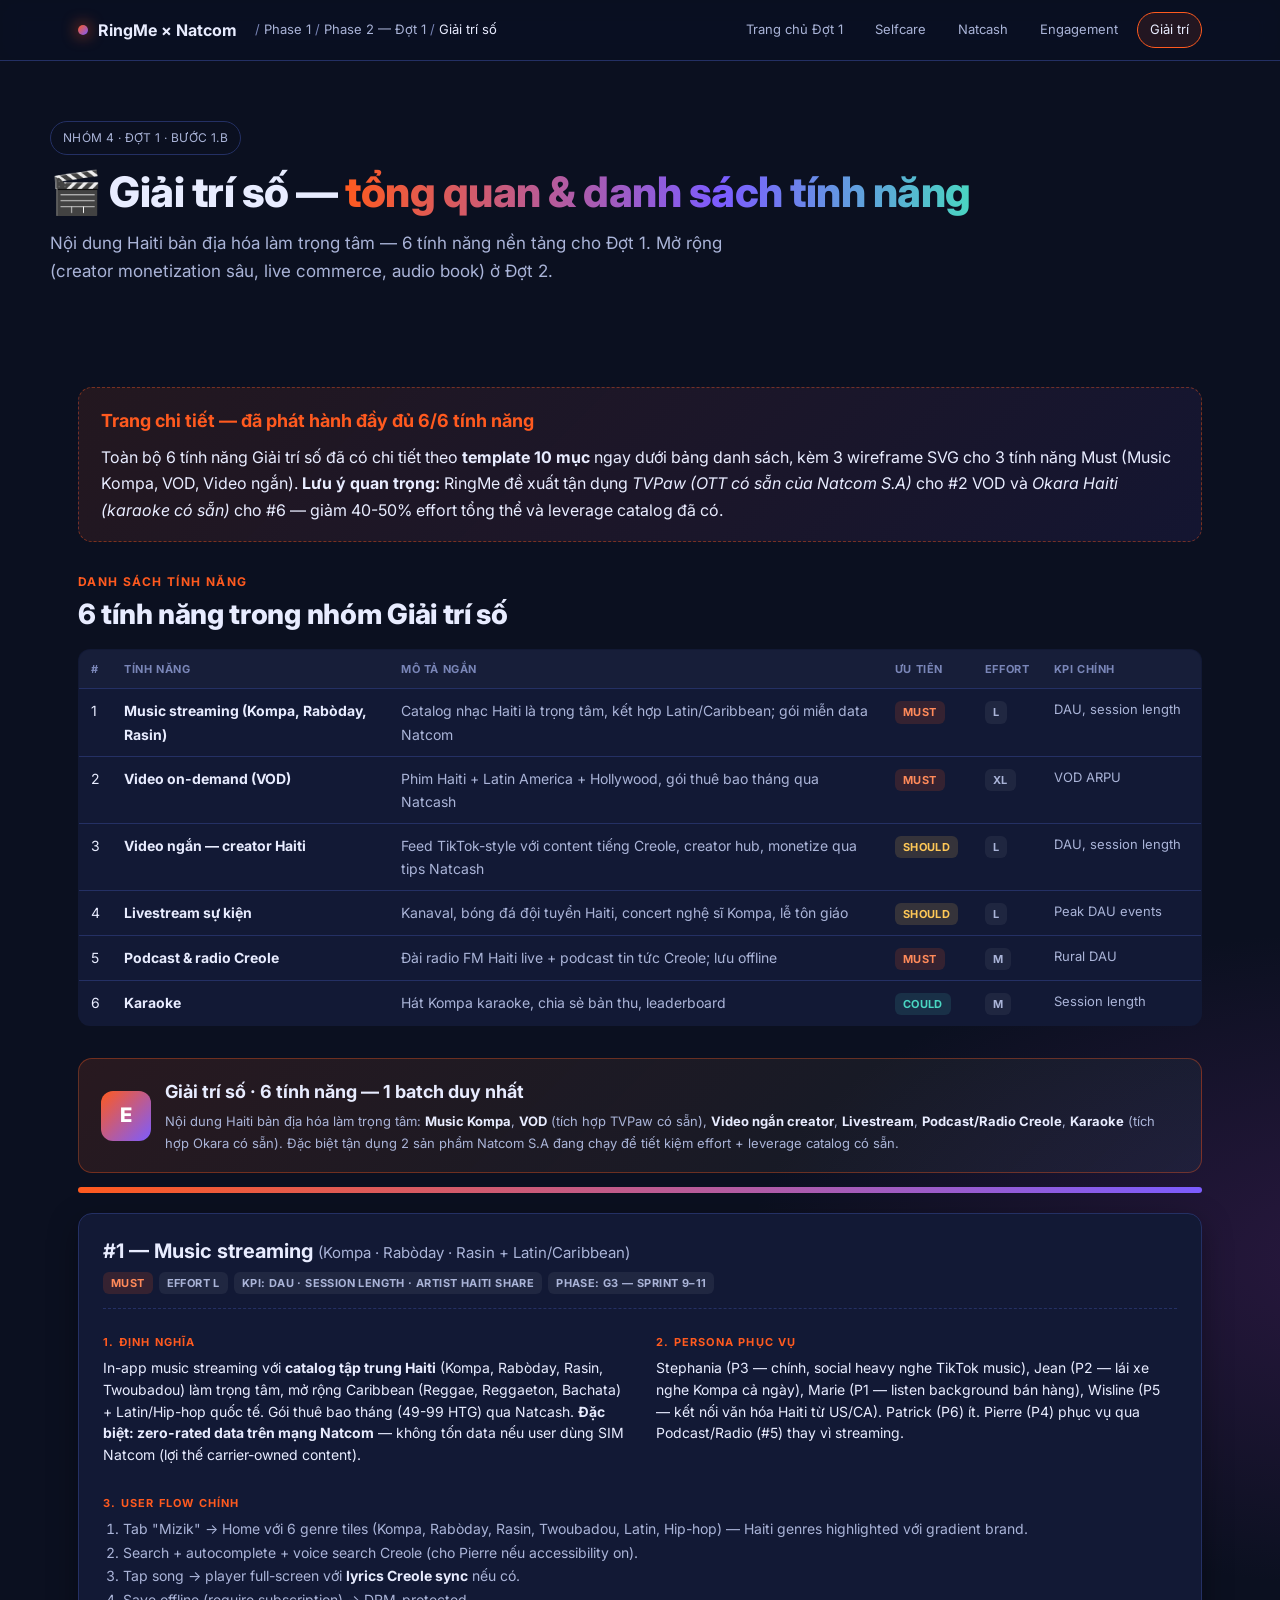
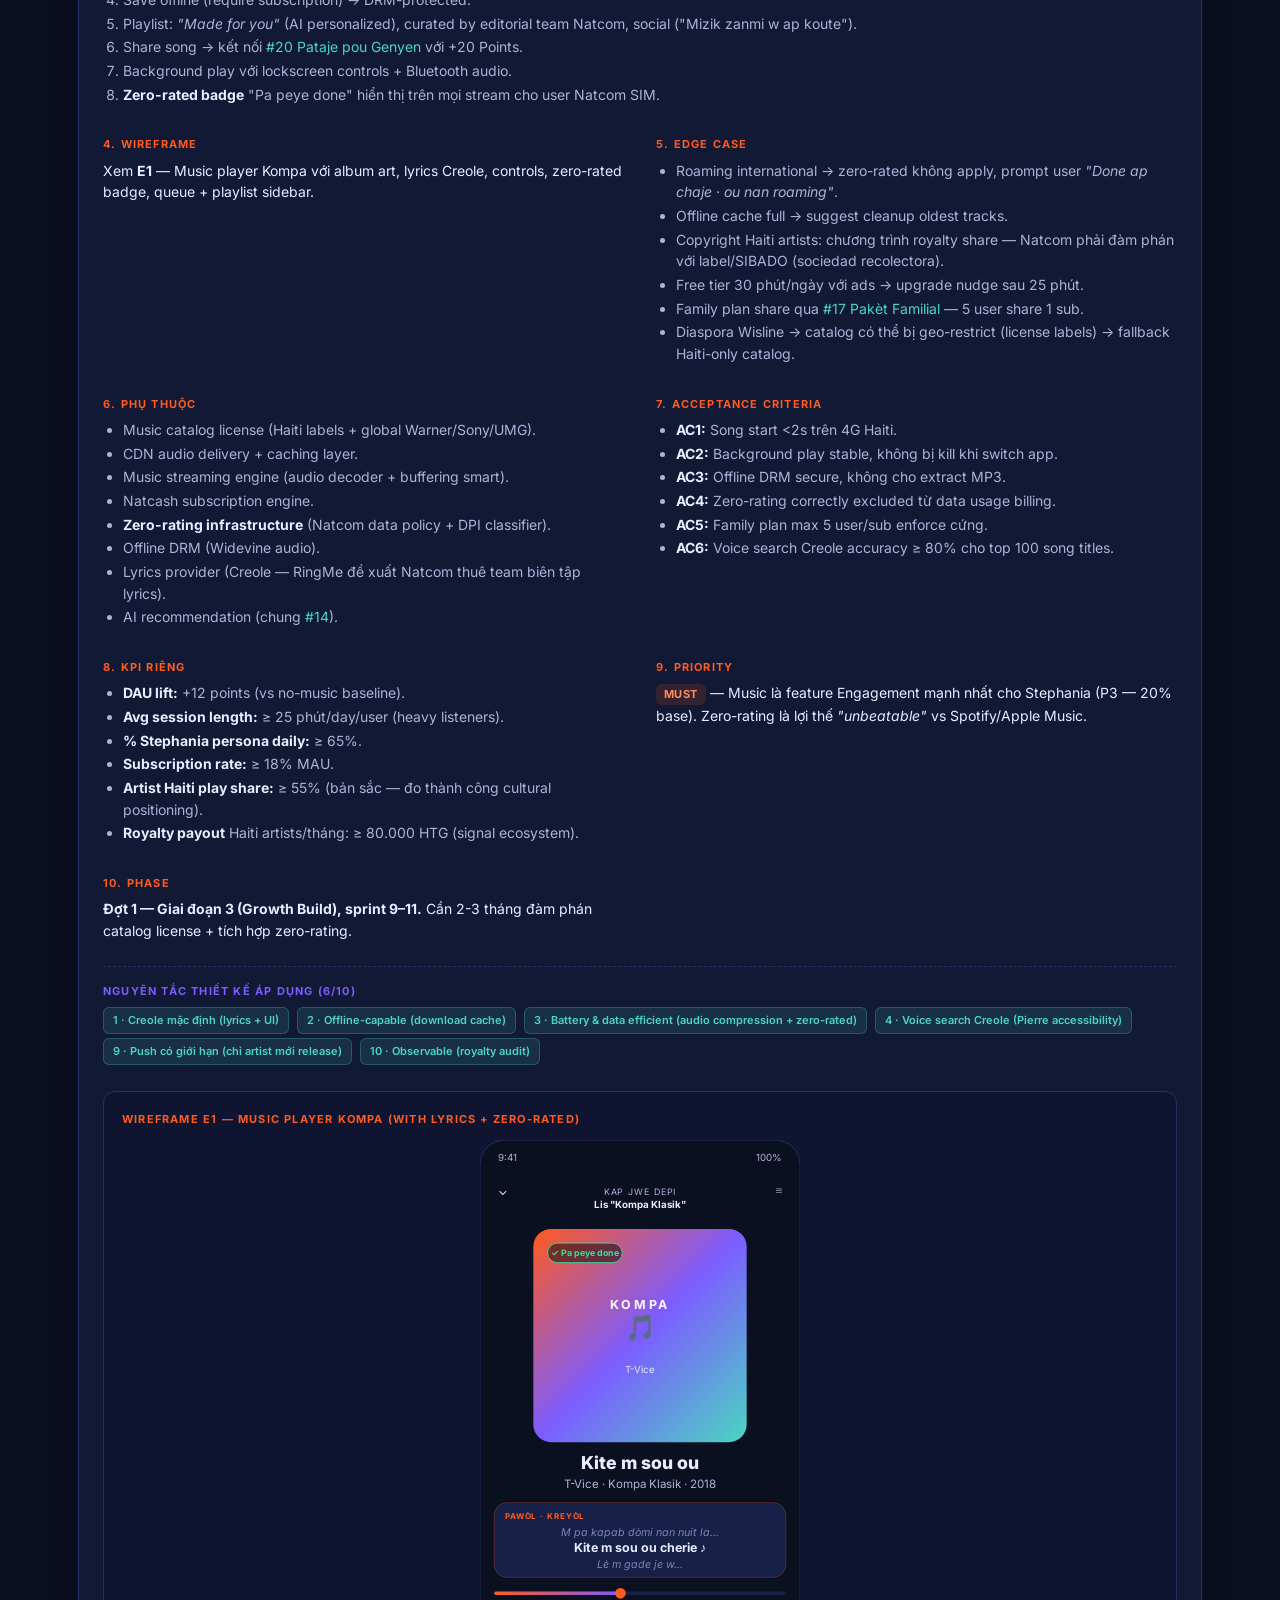
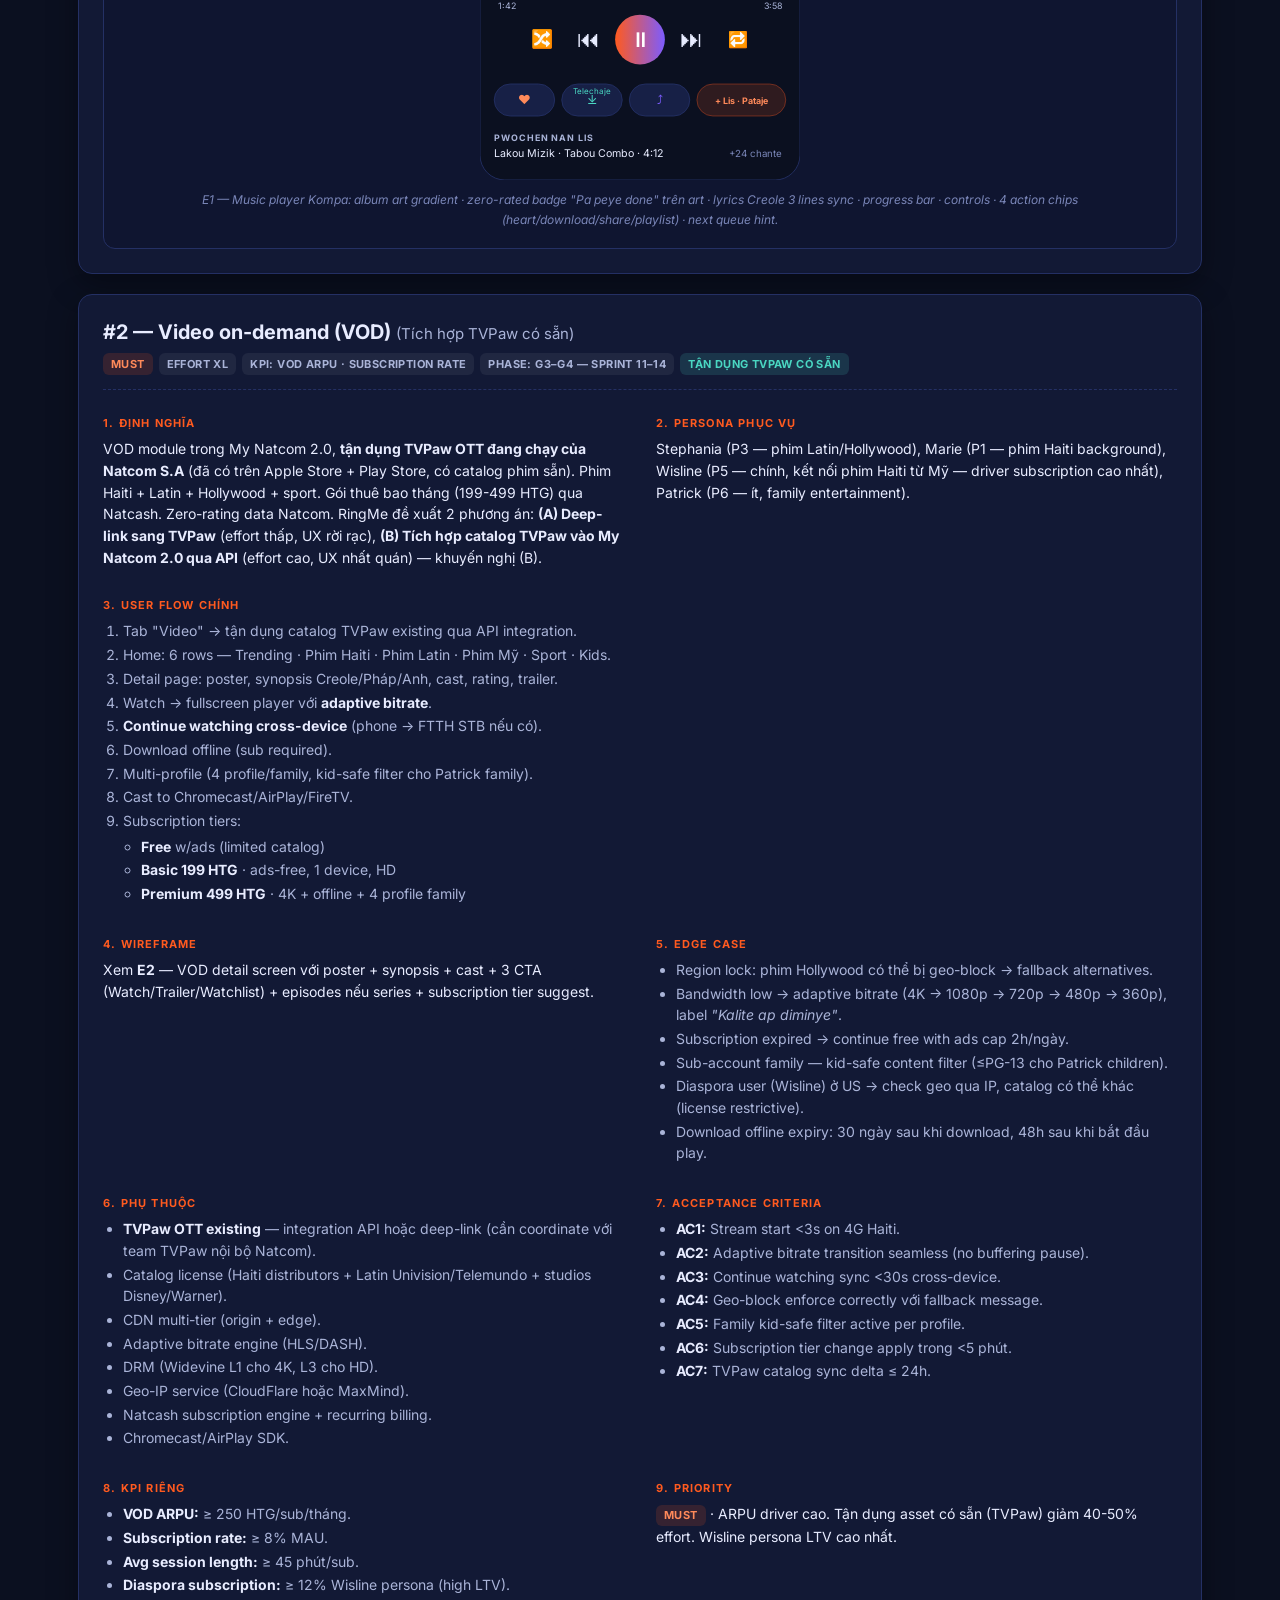
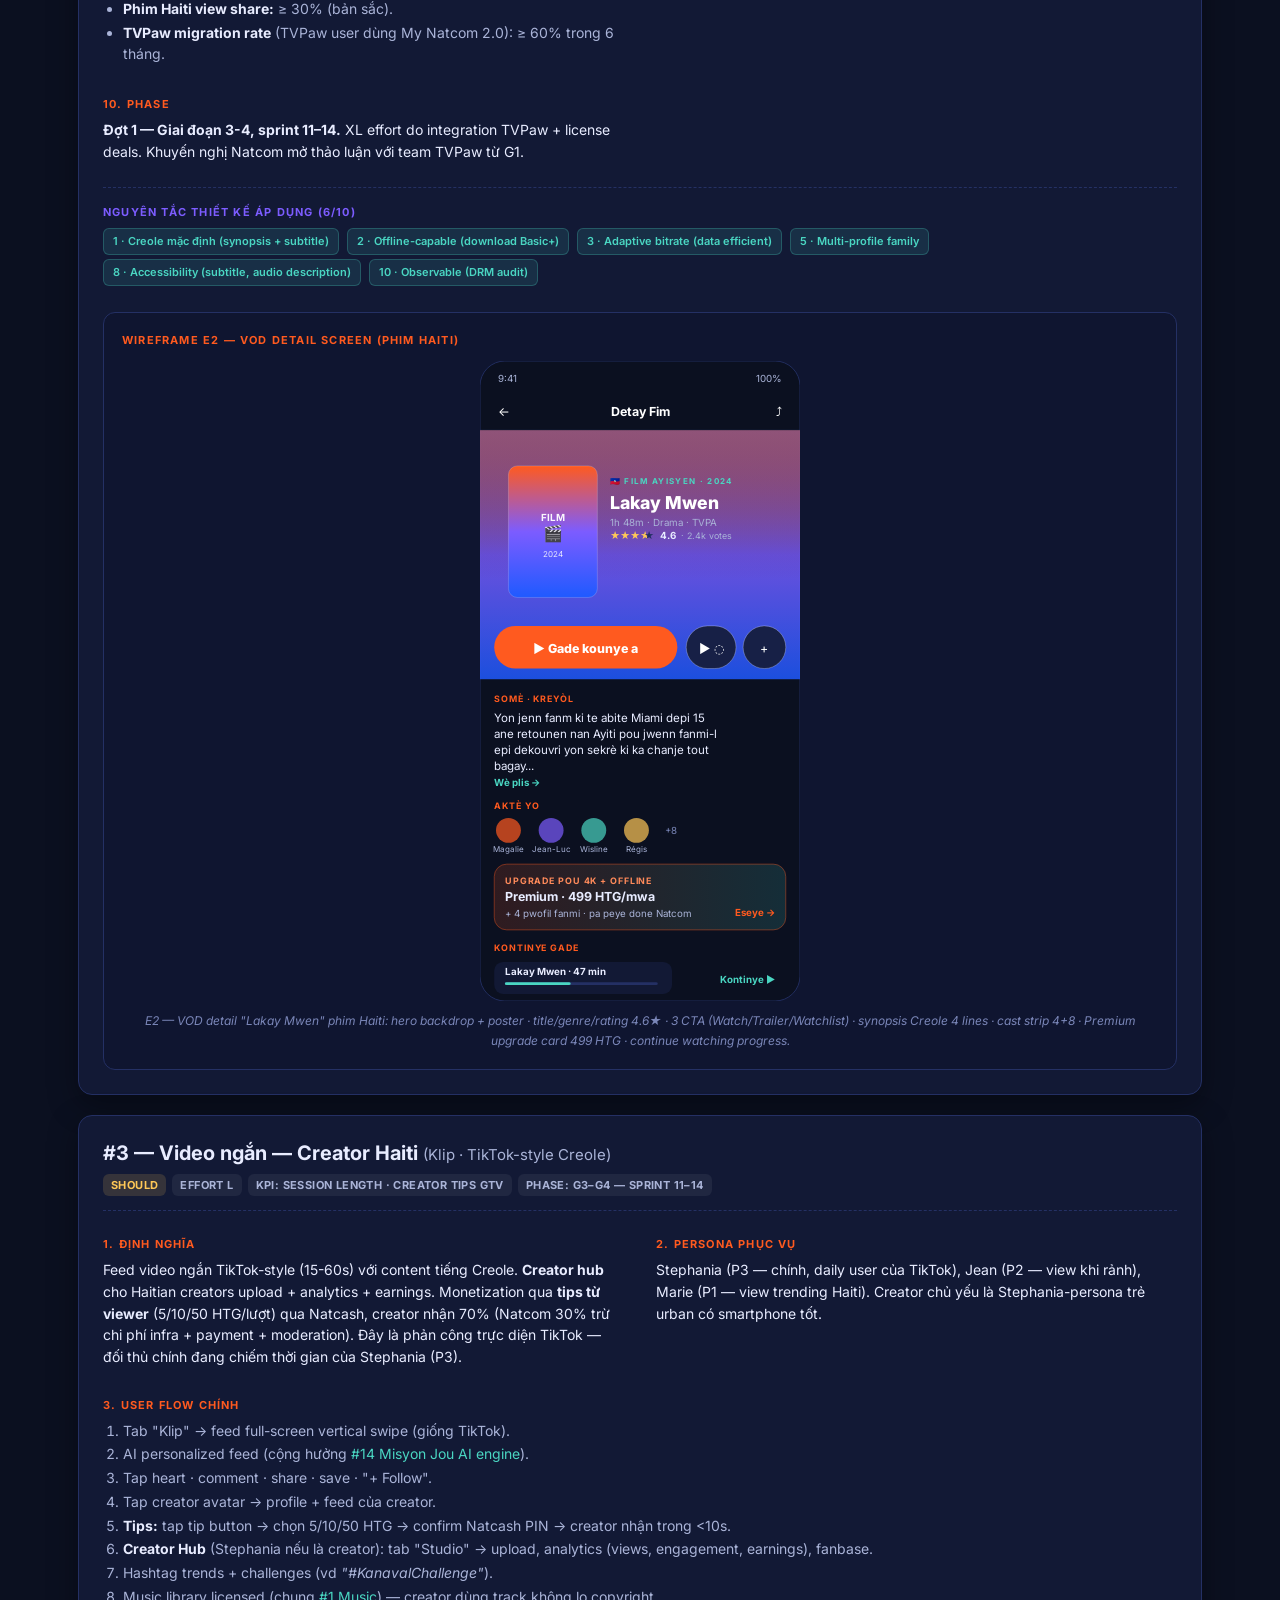
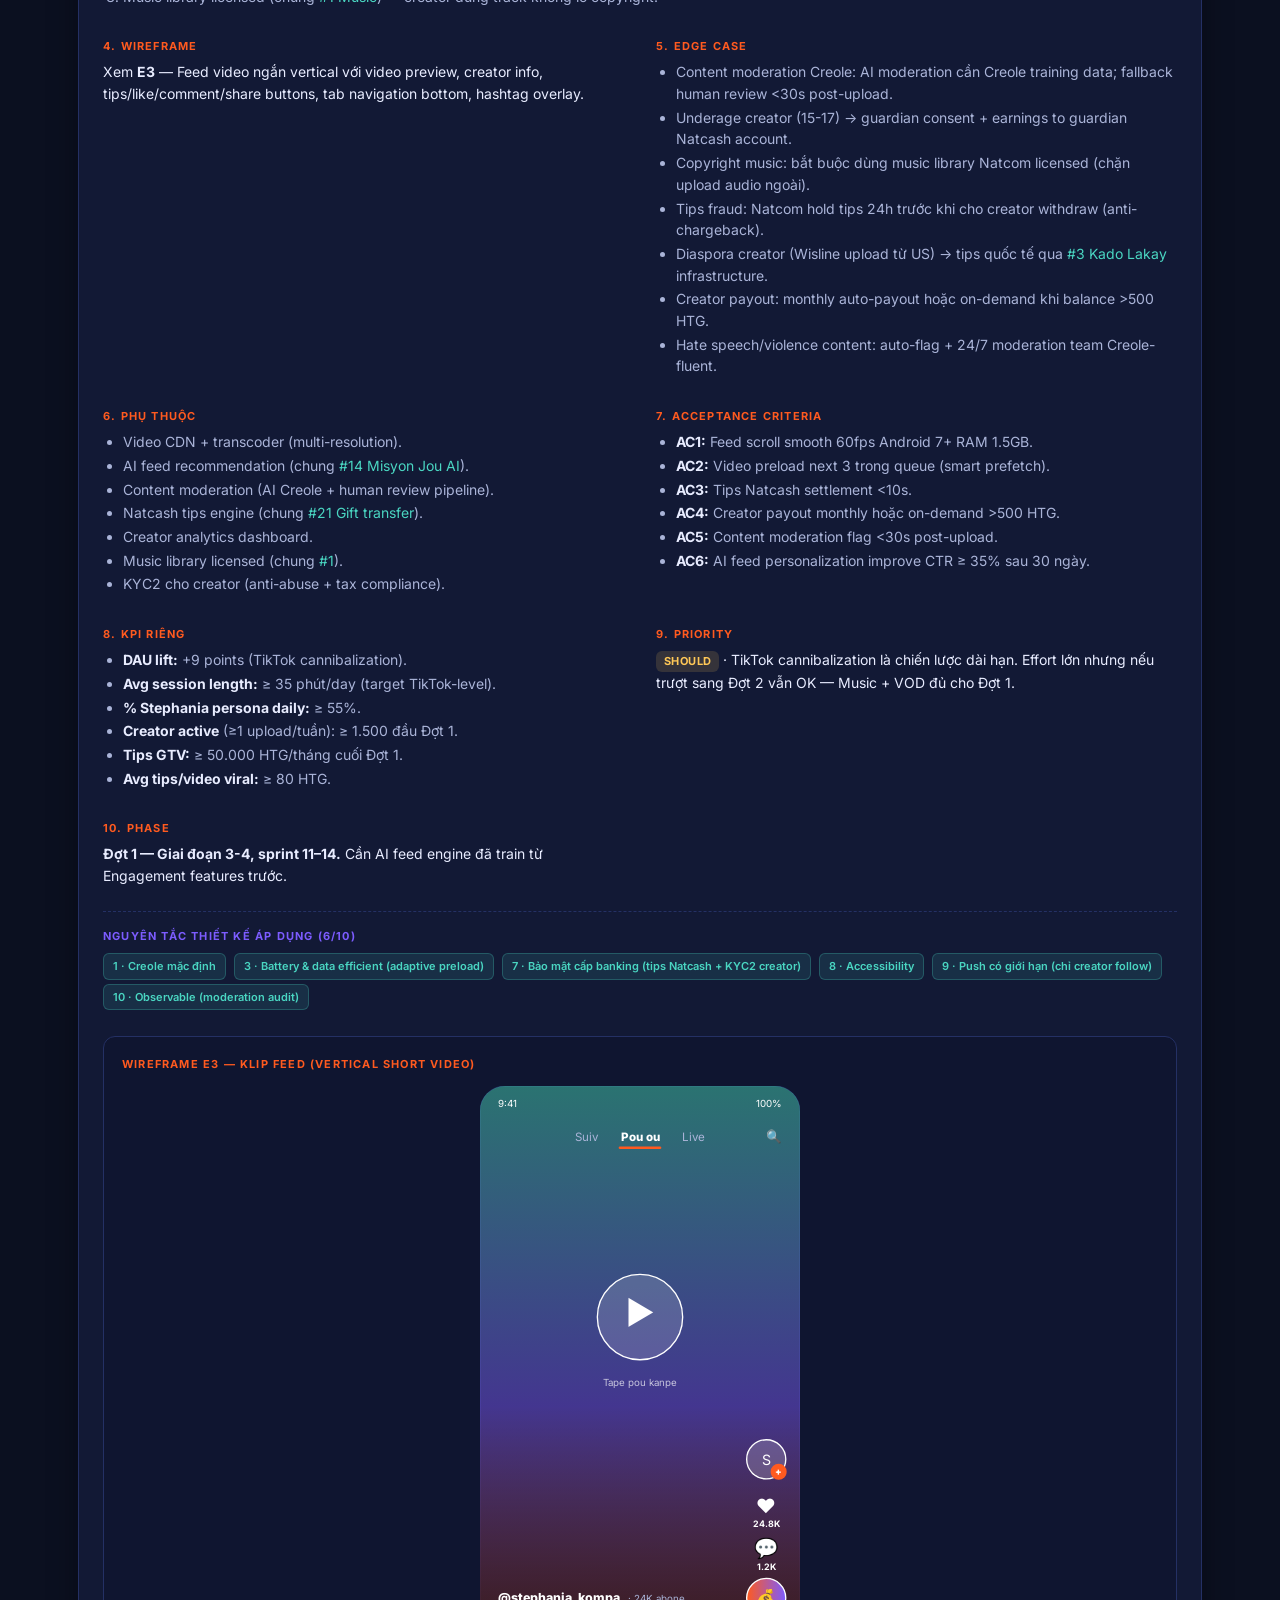
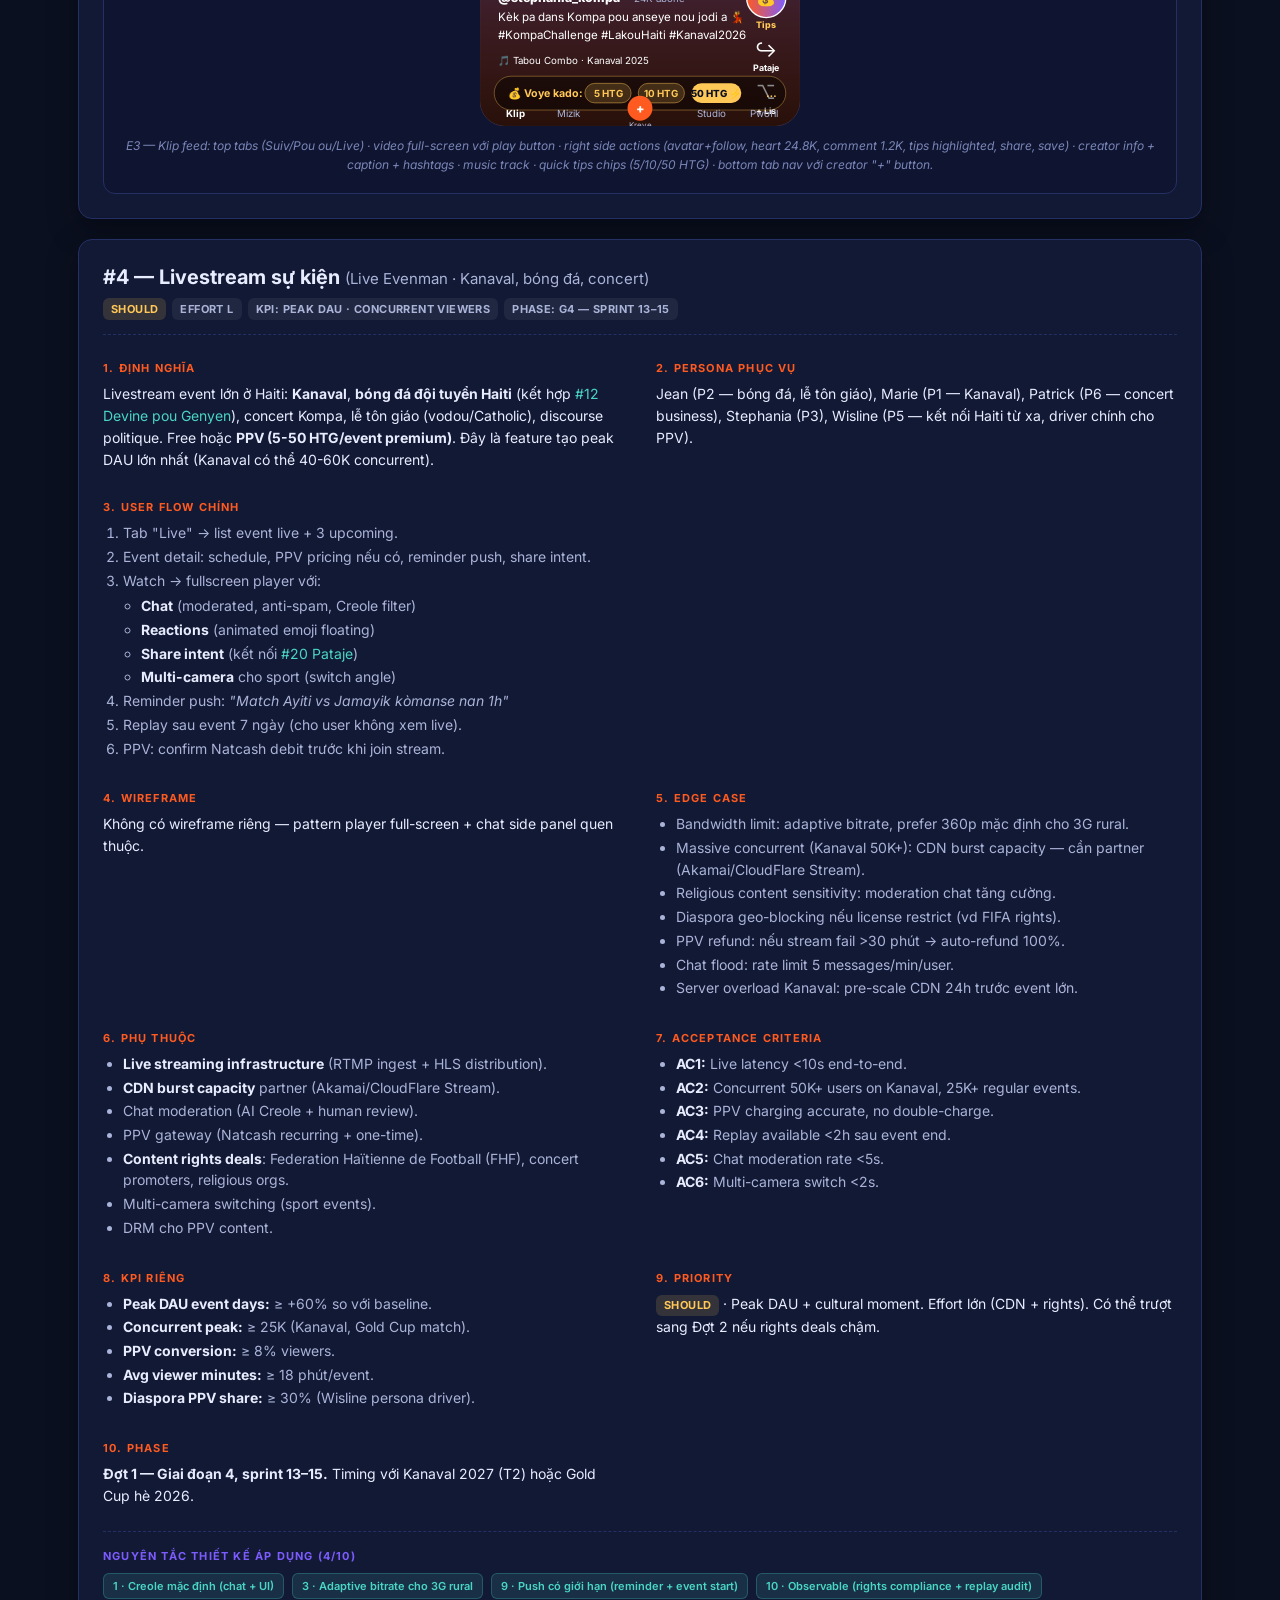
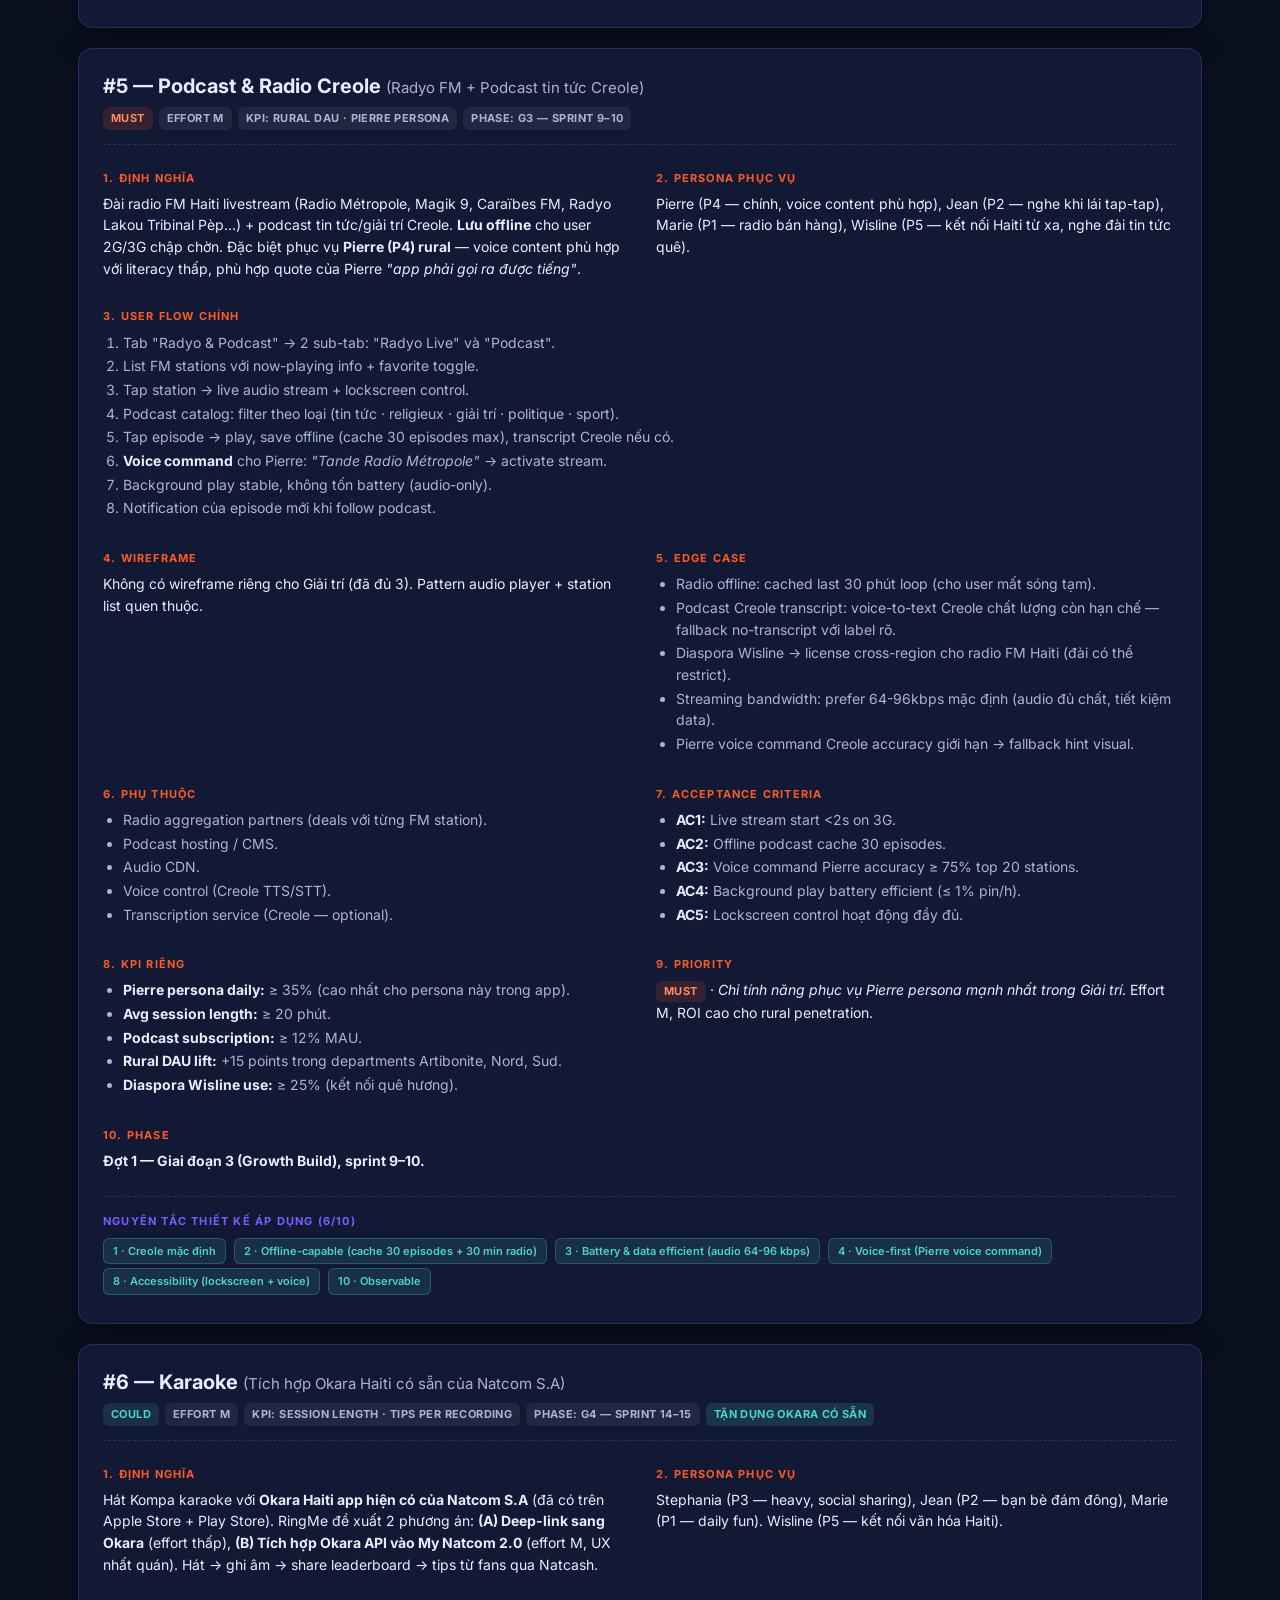
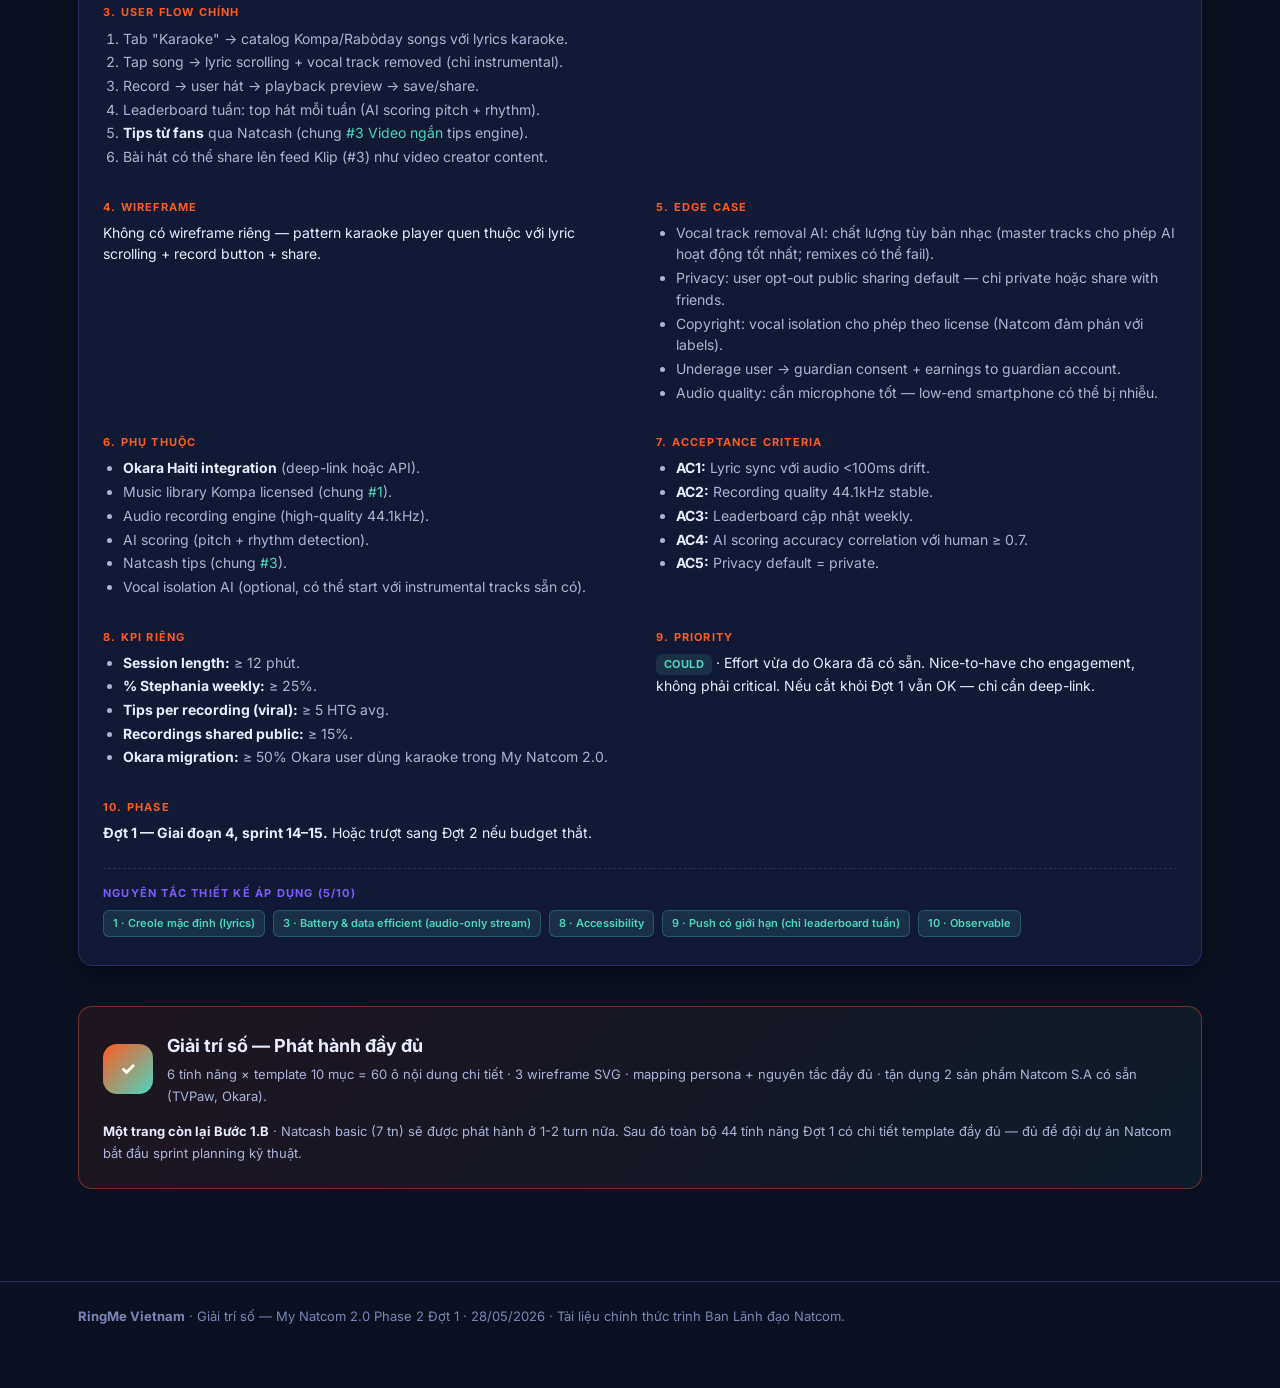
<file: phase2/entertainment.html>
<!DOCTYPE html>
<html lang="vi">
<head>
<meta charset="UTF-8" />
<meta name="viewport" content="width=device-width, initial-scale=1.0" />
<title>Giải trí số — My Natcom 2.0 · Đợt 1</title>
<meta name="description" content="Chi tiết nhóm Giải trí số — Đề xuất My Natcom 2.0 Phase 2 Đợt 1, RingMe Vietnam x Natcom." />
<link rel="preconnect" href="https://fonts.googleapis.com">
<link rel="preconnect" href="https://fonts.gstatic.com" crossorigin>
<link href="https://fonts.googleapis.com/css2?family=Inter:wght@400;500;600;700;800&display=swap" rel="stylesheet">
<link rel="stylesheet" href="_shared.css">
</head>
<body>

<header class="topbar">
  <div class="container topbar-inner">
    <div style="display:flex;align-items:center">
      <div class="brand"><span class="brand-dot"></span> RingMe × Natcom</div>
      <div class="breadcrumb">&nbsp;/&nbsp;<a href="../index.html">Phase 1</a>&nbsp;/&nbsp;<a href="index.html">Phase 2 — Đợt 1</a>&nbsp;/&nbsp;<span style="color:var(--text)">Giải trí số</span></div>
    </div>
    <nav>
      <a class="nav-pill" href="index.html">Trang chủ Đợt 1</a>
      <a class="nav-pill" href="selfcare.html">Selfcare</a>
      <a class="nav-pill" href="natcash.html">Natcash</a>
      <a class="nav-pill" href="engagement.html">Engagement</a>
      <a class="nav-pill active" href="entertainment.html">Giải trí</a>
    </nav>
  </div>
</header>

<section class="hero container">
  <span class="eyebrow">Nhóm 4 · Đợt 1 · Bước 1.B</span>
  <h1>🎬 Giải trí số — <span>tổng quan & danh sách tính năng</span></h1>
  <p>Nội dung Haiti bản địa hóa làm trọng tâm — 6 tính năng nền tảng cho Đợt 1. Mở rộng (creator monetization sâu, live commerce, audio book) ở Đợt 2.</p>
</section>

<div class="container">
  <section class="block">
    <div class="notice">
      <h3>Trang chi tiết — đã phát hành đầy đủ 6/6 tính năng</h3>
      <p>Toàn bộ 6 tính năng Giải trí số đã có chi tiết theo <strong>template 10 mục</strong> ngay dưới bảng danh sách, kèm 3 wireframe SVG cho 3 tính năng Must (Music Kompa, VOD, Video ngắn). <strong>Lưu ý quan trọng:</strong> RingMe đề xuất tận dụng <em>TVPaw (OTT có sẵn của Natcom S.A)</em> cho #2 VOD và <em>Okara Haiti (karaoke có sẵn)</em> cho #6 — giảm 40-50% effort tổng thể và leverage catalog đã có.</p>
    </div>

    <div class="kicker">Danh sách tính năng</div>
    <h2 class="section">6 tính năng trong nhóm Giải trí số</h2>

    <div style="overflow-x:auto;margin-top:18px">
    <table>
      <thead>
        <tr>
          <th style="width:32px">#</th>
          <th>Tính năng</th>
          <th>Mô tả ngắn</th>
          <th style="width:90px">Ưu tiên</th>
          <th style="width:60px">Effort</th>
          <th style="width:160px">KPI chính</th>
        </tr>
      </thead>
      <tbody>
          <tr>
            <td>1</td>
            <td><strong>Music streaming (Kompa, Rabòday, Rasin)</strong></td>
            <td style="color:var(--text-dim)">Catalog nhạc Haiti là trọng tâm, kết hợp Latin/Caribbean; gói miễn data Natcom</td>
            <td><span class="badge b-must">Must</span></td>
            <td><span class="badge b-sz">L</span></td>
            <td style="color:var(--text-dim);font-size:13px">DAU, session length</td>
          </tr>
          <tr>
            <td>2</td>
            <td><strong>Video on-demand (VOD)</strong></td>
            <td style="color:var(--text-dim)">Phim Haiti + Latin America + Hollywood, gói thuê bao tháng qua Natcash</td>
            <td><span class="badge b-must">Must</span></td>
            <td><span class="badge b-sz">XL</span></td>
            <td style="color:var(--text-dim);font-size:13px">VOD ARPU</td>
          </tr>
          <tr>
            <td>3</td>
            <td><strong>Video ngắn — creator Haiti</strong></td>
            <td style="color:var(--text-dim)">Feed TikTok-style với content tiếng Creole, creator hub, monetize qua tips Natcash</td>
            <td><span class="badge b-should">Should</span></td>
            <td><span class="badge b-sz">L</span></td>
            <td style="color:var(--text-dim);font-size:13px">DAU, session length</td>
          </tr>
          <tr>
            <td>4</td>
            <td><strong>Livestream sự kiện</strong></td>
            <td style="color:var(--text-dim)">Kanaval, bóng đá đội tuyển Haiti, concert nghệ sĩ Kompa, lễ tôn giáo</td>
            <td><span class="badge b-should">Should</span></td>
            <td><span class="badge b-sz">L</span></td>
            <td style="color:var(--text-dim);font-size:13px">Peak DAU events</td>
          </tr>
          <tr>
            <td>5</td>
            <td><strong>Podcast & radio Creole</strong></td>
            <td style="color:var(--text-dim)">Đài radio FM Haiti live + podcast tin tức Creole; lưu offline</td>
            <td><span class="badge b-must">Must</span></td>
            <td><span class="badge b-sz">M</span></td>
            <td style="color:var(--text-dim);font-size:13px">Rural DAU</td>
          </tr>
          <tr>
            <td>6</td>
            <td><strong>Karaoke</strong></td>
            <td style="color:var(--text-dim)">Hát Kompa karaoke, chia sẻ bản thu, leaderboard</td>
            <td><span class="badge b-could">Could</span></td>
            <td><span class="badge b-sz">M</span></td>
            <td style="color:var(--text-dim);font-size:13px">Session length</td>
          </tr>
      </tbody>
    </table>
    </div>

    <!-- ====== BƯỚC 1.B · GIẢI TRÍ — TOÀN BỘ 6 TÍNH NĂNG ====== -->
<div class="batch-banner" style="margin-top:32px">
  <div class="num">E</div>
  <div>
    <h3>Giải trí số · 6 tính năng — 1 batch duy nhất</h3>
    <p>Nội dung Haiti bản địa hóa làm trọng tâm: <strong>Music Kompa</strong>, <strong>VOD</strong> (tích hợp TVPaw có sẵn), <strong>Video ngắn creator</strong>, <strong>Livestream</strong>, <strong>Podcast/Radio Creole</strong>, <strong>Karaoke</strong> (tích hợp Okara có sẵn). Đặc biệt tận dụng 2 sản phẩm Natcom S.A đang chạy để tiết kiệm effort + leverage catalog có sẵn.</p>
  </div>
</div>
<div class="batch-progress" aria-label="Tiến độ 1 batch Giải trí">
  <span class="on" title="Giải trí · 6 tính năng"></span>
</div>

<!-- ===== FEATURE #1 — MUSIC STREAMING ===== -->
<article class="feature-card" id="e1-music-streaming">
  <header>
    <div>
      <h3>#1 — Music streaming <span style="color:var(--text-dim);font-weight:400;font-size:15px">(Kompa · Rabòday · Rasin + Latin/Caribbean)</span></h3>
      <div class="meta">
        <span class="badge b-must">Must</span>
        <span class="badge b-sz">Effort L</span>
        <span class="badge b-sz">KPI: DAU · Session length · Artist Haiti share</span>
        <span class="badge b-sz">Phase: G3 — sprint 9–11</span>
      </div>
    </div>
  </header>

  <div class="ten-grid">
    <div class="item">
      <h4>1. Định nghĩa</h4>
      <p>In-app music streaming với <strong>catalog tập trung Haiti</strong> (Kompa, Rabòday, Rasin, Twoubadou) làm trọng tâm, mở rộng Caribbean (Reggae, Reggaeton, Bachata) + Latin/Hip-hop quốc tế. Gói thuê bao tháng (49-99 HTG) qua Natcash. <strong>Đặc biệt: zero-rated data trên mạng Natcom</strong> — không tốn data nếu user dùng SIM Natcom (lợi thế carrier-owned content).</p>
    </div>
    <div class="item">
      <h4>2. Persona phục vụ</h4>
      <p>Stephania (P3 — chính, social heavy nghe TikTok music), Jean (P2 — lái xe nghe Kompa cả ngày), Marie (P1 — listen background bán hàng), Wisline (P5 — kết nối văn hóa Haiti từ US/CA). Patrick (P6) ít. Pierre (P4) phục vụ qua Podcast/Radio (#5) thay vì streaming.</p>
    </div>
    <div class="item span2">
      <h4>3. User flow chính</h4>
      <ol>
        <li>Tab "Mizik" → Home với 6 genre tiles (Kompa, Rabòday, Rasin, Twoubadou, Latin, Hip-hop) — Haiti genres highlighted với gradient brand.</li>
        <li>Search + autocomplete + voice search Creole (cho Pierre nếu accessibility on).</li>
        <li>Tap song → player full-screen với <strong>lyrics Creole sync</strong> nếu có.</li>
        <li>Save offline (require subscription) → DRM-protected.</li>
        <li>Playlist: <em>"Made for you"</em> (AI personalized), curated by editorial team Natcom, social ("Mizik zanmi w ap koute").</li>
        <li>Share song → kết nối <a href="engagement.html#f20-pataje-pou-genyen">#20 Pataje pou Genyen</a> với +20 Points.</li>
        <li>Background play với lockscreen controls + Bluetooth audio.</li>
        <li><strong>Zero-rated badge</strong> "Pa peye done" hiển thị trên mọi stream cho user Natcom SIM.</li>
      </ol>
    </div>
    <div class="item">
      <h4>4. Wireframe</h4>
      <p>Xem <strong>E1</strong> — Music player Kompa với album art, lyrics Creole, controls, zero-rated badge, queue + playlist sidebar.</p>
    </div>
    <div class="item">
      <h4>5. Edge case</h4>
      <ul>
        <li>Roaming international → zero-rated không apply, prompt user <em>"Done ap chaje · ou nan roaming"</em>.</li>
        <li>Offline cache full → suggest cleanup oldest tracks.</li>
        <li>Copyright Haiti artists: chương trình royalty share — Natcom phải đàm phán với label/SIBADO (sociedad recolectora).</li>
        <li>Free tier 30 phút/ngày với ads → upgrade nudge sau 25 phút.</li>
        <li>Family plan share qua <a href="engagement.html#f17-paket-familial">#17 Pakèt Familial</a> — 5 user share 1 sub.</li>
        <li>Diaspora Wisline → catalog có thể bị geo-restrict (license labels) → fallback Haiti-only catalog.</li>
      </ul>
    </div>
    <div class="item">
      <h4>6. Phụ thuộc</h4>
      <ul>
        <li>Music catalog license (Haiti labels + global Warner/Sony/UMG).</li>
        <li>CDN audio delivery + caching layer.</li>
        <li>Music streaming engine (audio decoder + buffering smart).</li>
        <li>Natcash subscription engine.</li>
        <li><strong>Zero-rating infrastructure</strong> (Natcom data policy + DPI classifier).</li>
        <li>Offline DRM (Widevine audio).</li>
        <li>Lyrics provider (Creole — RingMe đề xuất Natcom thuê team biên tập lyrics).</li>
        <li>AI recommendation (chung <a href="engagement.html#f14-misyon-jou-ai">#14</a>).</li>
      </ul>
    </div>
    <div class="item">
      <h4>7. Acceptance criteria</h4>
      <ul>
        <li><strong>AC1:</strong> Song start &lt;2s trên 4G Haiti.</li>
        <li><strong>AC2:</strong> Background play stable, không bị kill khi switch app.</li>
        <li><strong>AC3:</strong> Offline DRM secure, không cho extract MP3.</li>
        <li><strong>AC4:</strong> Zero-rating correctly excluded từ data usage billing.</li>
        <li><strong>AC5:</strong> Family plan max 5 user/sub enforce cứng.</li>
        <li><strong>AC6:</strong> Voice search Creole accuracy ≥ 80% cho top 100 song titles.</li>
      </ul>
    </div>
    <div class="item">
      <h4>8. KPI riêng</h4>
      <ul>
        <li><strong>DAU lift:</strong> +12 points (vs no-music baseline).</li>
        <li><strong>Avg session length:</strong> ≥ 25 phút/day/user (heavy listeners).</li>
        <li><strong>% Stephania persona daily:</strong> ≥ 65%.</li>
        <li><strong>Subscription rate:</strong> ≥ 18% MAU.</li>
        <li><strong>Artist Haiti play share:</strong> ≥ 55% (bản sắc — đo thành công cultural positioning).</li>
        <li><strong>Royalty payout</strong> Haiti artists/tháng: ≥ 80.000 HTG (signal ecosystem).</li>
      </ul>
    </div>
    <div class="item">
      <h4>9. Priority</h4>
      <p><span class="badge b-must">Must</span> — Music là feature Engagement mạnh nhất cho Stephania (P3 — 20% base). Zero-rating là lợi thế <em>"unbeatable"</em> vs Spotify/Apple Music.</p>
    </div>
    <div class="item">
      <h4>10. Phase</h4>
      <p><strong>Đợt 1 — Giai đoạn 3 (Growth Build), sprint 9–11.</strong> Cần 2-3 tháng đàm phán catalog license + tích hợp zero-rating.</p>
    </div>
  </div>

  <div class="principles-line">
    <strong>Nguyên tắc thiết kế áp dụng (6/10)</strong>
    <span class="p-tag">1 · Creole mặc định (lyrics + UI)</span>
    <span class="p-tag">2 · Offline-capable (download cache)</span>
    <span class="p-tag">3 · Battery & data efficient (audio compression + zero-rated)</span>
    <span class="p-tag">4 · Voice search Creole (Pierre accessibility)</span>
    <span class="p-tag">9 · Push có giới hạn (chỉ artist mới release)</span>
    <span class="p-tag">10 · Observable (royalty audit)</span>
  </div>

  <div class="wf-wrap">
    <h4>Wireframe E1 — Music Player Kompa (with lyrics + zero-rated)</h4>
    <svg viewBox="0 0 360 720" xmlns="http://www.w3.org/2000/svg" width="320" role="img" aria-label="Wireframe Music Player">
      <defs>
        <linearGradient id="eg1" x1="0" x2="1"><stop offset="0" stop-color="#ff5a1f"/><stop offset="1" stop-color="#7c5cff"/></linearGradient>
        <linearGradient id="eg1art" x1="0" x2="1" y1="0" y2="1"><stop offset="0" stop-color="#ff5a1f"/><stop offset="0.5" stop-color="#7c5cff"/><stop offset="1" stop-color="#4ad6c2"/></linearGradient>
      </defs>
      <rect x="0" y="0" width="360" height="720" rx="28" fill="#0b1020" stroke="#243064"/>
      <text x="20" y="24" fill="#aab4d8" font-size="11" font-family="Inter">9:41</text>
      <text x="340" y="24" fill="#aab4d8" font-size="11" font-family="Inter" text-anchor="end">100%</text>
      <text x="20" y="62" fill="#e8ecff" font-size="14" font-family="Inter">⌄</text>
      <text x="180" y="62" fill="#aab4d8" font-size="10" font-family="Inter" letter-spacing="1" text-anchor="middle">KAP JWE DEPI</text>
      <text x="180" y="76" fill="#e8ecff" font-size="11" font-family="Inter" font-weight="700" text-anchor="middle">Lis "Kompa Klasik"</text>
      <text x="340" y="62" fill="#aab4d8" font-size="14" font-family="Inter" text-anchor="end">≡</text>
      <!-- Album art -->
      <rect x="60" y="100" width="240" height="240" rx="20" fill="url(#eg1art)"/>
      <text x="180" y="190" fill="rgba(255,255,255,.95)" font-size="14" font-family="Inter" font-weight="700" text-anchor="middle" letter-spacing="3">KOMPA</text>
      <text x="180" y="220" fill="rgba(255,255,255,.95)" font-size="28" font-family="Inter" font-weight="800" text-anchor="middle">🎵</text>
      <text x="180" y="262" fill="rgba(255,255,255,.85)" font-size="11" font-family="Inter" text-anchor="middle">T-Vice</text>
      <!-- Zero-rated badge -->
      <rect x="76" y="116" width="84" height="22" rx="11" fill="rgba(0,0,0,.5)" stroke="#3ddc97"/>
      <text x="118" y="131" fill="#3ddc97" font-size="10" font-family="Inter" font-weight="700" text-anchor="middle">✓ Pa peye done</text>
      <!-- Song info -->
      <text x="180" y="370" fill="#e8ecff" font-size="20" font-family="Inter" font-weight="800" text-anchor="middle">Kite m sou ou</text>
      <text x="180" y="392" fill="#aab4d8" font-size="13" font-family="Inter" text-anchor="middle">T-Vice · Kompa Klasik · 2018</text>
      <!-- Lyrics Creole -->
      <rect x="16" y="408" width="328" height="84" rx="14" fill="#172046" stroke="rgba(255,90,31,.3)"/>
      <text x="28" y="426" fill="#ff5a1f" font-size="9" font-family="Inter" font-weight="700" letter-spacing="1">PAWÒL · KREYÒL</text>
      <text x="180" y="446" fill="#7a86b8" font-size="12" font-family="Inter" text-anchor="middle" font-style="italic">M pa kapab dòmi nan nuit la...</text>
      <text x="180" y="464" fill="#e8ecff" font-size="14" font-family="Inter" font-weight="700" text-anchor="middle">Kite m sou ou cherie ♪</text>
      <text x="180" y="482" fill="#7a86b8" font-size="12" font-family="Inter" text-anchor="middle" font-style="italic">Lè m gade je w...</text>
      <!-- Progress bar -->
      <rect x="16" y="508" width="328" height="4" rx="2" fill="#172046"/>
      <rect x="16" y="508" width="142" height="4" rx="2" fill="url(#eg1)"/>
      <circle cx="158" cy="510" r="6" fill="#ff5a1f"/>
      <text x="20" y="528" fill="#aab4d8" font-size="10" font-family="Inter">1:42</text>
      <text x="340" y="528" fill="#aab4d8" font-size="10" font-family="Inter" text-anchor="end">3:58</text>
      <!-- Controls -->
      <g transform="translate(180,562)">
        <text x="-110" y="6" fill="#aab4d8" font-size="20" text-anchor="middle" font-family="Inter">🔀</text>
        <text x="-58" y="8" fill="#e8ecff" font-size="26" text-anchor="middle" font-family="Inter">⏮</text>
        <circle r="28" fill="url(#eg1)"/>
        <text y="8" fill="#fff" font-size="24" text-anchor="middle" font-family="Inter">⏸</text>
        <text x="58" y="8" fill="#e8ecff" font-size="26" text-anchor="middle" font-family="Inter">⏭</text>
        <text x="110" y="6" fill="#aab4d8" font-size="18" text-anchor="middle" font-family="Inter">🔁</text>
      </g>
      <!-- Bottom actions -->
      <g font-family="Inter">
        <rect x="16" y="612" width="68" height="36" rx="18" fill="#172046" stroke="#243064"/>
        <text x="50" y="635" fill="#ff8a5a" font-size="14" text-anchor="middle">♥</text>
        <rect x="92" y="612" width="68" height="36" rx="18" fill="#172046" stroke="#243064"/>
        <text x="126" y="635" fill="#4ad6c2" font-size="14" text-anchor="middle">⤓</text>
        <text x="126" y="635" fill="#4ad6c2" font-size="9" font-family="Inter" text-anchor="middle" dy="-12">Telechaje</text>
        <rect x="168" y="612" width="68" height="36" rx="18" fill="#172046" stroke="#243064"/>
        <text x="202" y="635" fill="#7c5cff" font-size="14" text-anchor="middle">⤴</text>
        <rect x="244" y="612" width="100" height="36" rx="18" fill="rgba(255,90,31,.15)" stroke="rgba(255,90,31,.4)"/>
        <text x="294" y="634" fill="#ff8a5a" font-size="10" font-weight="700" text-anchor="middle">+ Lis · Pataje</text>
      </g>
      <!-- Next queue hint -->
      <text x="16" y="676" fill="#aab4d8" font-size="10" font-family="Inter" font-weight="700" letter-spacing="1">PWOCHEN NAN LIS</text>
      <text x="16" y="694" fill="#e8ecff" font-size="12" font-family="Inter">Lakou Mizik · Tabou Combo · 4:12</text>
      <text x="340" y="694" fill="#7a86b8" font-size="11" font-family="Inter" text-anchor="end">+24 chante</text>
    </svg>
    <p class="caption">E1 — Music player Kompa: album art gradient · zero-rated badge "Pa peye done" trên art · lyrics Creole 3 lines sync · progress bar · controls · 4 action chips (heart/download/share/playlist) · next queue hint.</p>
  </div>
</article>

<!-- ===== FEATURE #2 — VIDEO ON-DEMAND (VOD) ===== -->
<article class="feature-card" id="e2-vod">
  <header>
    <div>
      <h3>#2 — Video on-demand (VOD) <span style="color:var(--text-dim);font-weight:400;font-size:15px">(Tích hợp TVPaw có sẵn)</span></h3>
      <div class="meta">
        <span class="badge b-must">Must</span>
        <span class="badge b-sz">Effort XL</span>
        <span class="badge b-sz">KPI: VOD ARPU · Subscription rate</span>
        <span class="badge b-sz">Phase: G3–G4 — sprint 11–14</span>
        <span class="badge" style="background:rgba(74,214,194,.15);color:#4ad6c2">Tận dụng TVPaw có sẵn</span>
      </div>
    </div>
  </header>

  <div class="ten-grid">
    <div class="item">
      <h4>1. Định nghĩa</h4>
      <p>VOD module trong My Natcom 2.0, <strong>tận dụng TVPaw OTT đang chạy của Natcom S.A</strong> (đã có trên Apple Store + Play Store, có catalog phim sẵn). Phim Haiti + Latin + Hollywood + sport. Gói thuê bao tháng (199-499 HTG) qua Natcash. Zero-rating data Natcom. RingMe đề xuất 2 phương án: <strong>(A) Deep-link sang TVPaw</strong> (effort thấp, UX rời rạc), <strong>(B) Tích hợp catalog TVPaw vào My Natcom 2.0 qua API</strong> (effort cao, UX nhất quán) — khuyến nghị (B).</p>
    </div>
    <div class="item">
      <h4>2. Persona phục vụ</h4>
      <p>Stephania (P3 — phim Latin/Hollywood), Marie (P1 — phim Haiti background), Wisline (P5 — chính, kết nối phim Haiti từ Mỹ — driver subscription cao nhất), Patrick (P6 — ít, family entertainment).</p>
    </div>
    <div class="item span2">
      <h4>3. User flow chính</h4>
      <ol>
        <li>Tab "Video" → tận dụng catalog TVPaw existing qua API integration.</li>
        <li>Home: 6 rows — Trending · Phim Haiti · Phim Latin · Phim Mỹ · Sport · Kids.</li>
        <li>Detail page: poster, synopsis Creole/Pháp/Anh, cast, rating, trailer.</li>
        <li>Watch → fullscreen player với <strong>adaptive bitrate</strong>.</li>
        <li><strong>Continue watching cross-device</strong> (phone → FTTH STB nếu có).</li>
        <li>Download offline (sub required).</li>
        <li>Multi-profile (4 profile/family, kid-safe filter cho Patrick family).</li>
        <li>Cast to Chromecast/AirPlay/FireTV.</li>
        <li>Subscription tiers:
          <ul style="margin:4px 0 0;padding-left:18px">
            <li><strong>Free</strong> w/ads (limited catalog)</li>
            <li><strong>Basic 199 HTG</strong> · ads-free, 1 device, HD</li>
            <li><strong>Premium 499 HTG</strong> · 4K + offline + 4 profile family</li>
          </ul>
        </li>
      </ol>
    </div>
    <div class="item">
      <h4>4. Wireframe</h4>
      <p>Xem <strong>E2</strong> — VOD detail screen với poster + synopsis + cast + 3 CTA (Watch/Trailer/Watchlist) + episodes nếu series + subscription tier suggest.</p>
    </div>
    <div class="item">
      <h4>5. Edge case</h4>
      <ul>
        <li>Region lock: phim Hollywood có thể bị geo-block → fallback alternatives.</li>
        <li>Bandwidth low → adaptive bitrate (4K → 1080p → 720p → 480p → 360p), label <em>"Kalite ap diminye"</em>.</li>
        <li>Subscription expired → continue free with ads cap 2h/ngày.</li>
        <li>Sub-account family — kid-safe content filter (≤PG-13 cho Patrick children).</li>
        <li>Diaspora user (Wisline) ở US → check geo qua IP, catalog có thể khác (license restrictive).</li>
        <li>Download offline expiry: 30 ngày sau khi download, 48h sau khi bắt đầu play.</li>
      </ul>
    </div>
    <div class="item">
      <h4>6. Phụ thuộc</h4>
      <ul>
        <li><strong>TVPaw OTT existing</strong> — integration API hoặc deep-link (cần coordinate với team TVPaw nội bộ Natcom).</li>
        <li>Catalog license (Haiti distributors + Latin Univision/Telemundo + studios Disney/Warner).</li>
        <li>CDN multi-tier (origin + edge).</li>
        <li>Adaptive bitrate engine (HLS/DASH).</li>
        <li>DRM (Widevine L1 cho 4K, L3 cho HD).</li>
        <li>Geo-IP service (CloudFlare hoặc MaxMind).</li>
        <li>Natcash subscription engine + recurring billing.</li>
        <li>Chromecast/AirPlay SDK.</li>
      </ul>
    </div>
    <div class="item">
      <h4>7. Acceptance criteria</h4>
      <ul>
        <li><strong>AC1:</strong> Stream start &lt;3s on 4G Haiti.</li>
        <li><strong>AC2:</strong> Adaptive bitrate transition seamless (no buffering pause).</li>
        <li><strong>AC3:</strong> Continue watching sync &lt;30s cross-device.</li>
        <li><strong>AC4:</strong> Geo-block enforce correctly với fallback message.</li>
        <li><strong>AC5:</strong> Family kid-safe filter active per profile.</li>
        <li><strong>AC6:</strong> Subscription tier change apply trong &lt;5 phút.</li>
        <li><strong>AC7:</strong> TVPaw catalog sync delta ≤ 24h.</li>
      </ul>
    </div>
    <div class="item">
      <h4>8. KPI riêng</h4>
      <ul>
        <li><strong>VOD ARPU:</strong> ≥ 250 HTG/sub/tháng.</li>
        <li><strong>Subscription rate:</strong> ≥ 8% MAU.</li>
        <li><strong>Avg session length:</strong> ≥ 45 phút/sub.</li>
        <li><strong>Diaspora subscription:</strong> ≥ 12% Wisline persona (high LTV).</li>
        <li><strong>Phim Haiti view share:</strong> ≥ 30% (bản sắc).</li>
        <li><strong>TVPaw migration rate</strong> (TVPaw user dùng My Natcom 2.0): ≥ 60% trong 6 tháng.</li>
      </ul>
    </div>
    <div class="item">
      <h4>9. Priority</h4>
      <p><span class="badge b-must">Must</span> · ARPU driver cao. Tận dụng asset có sẵn (TVPaw) giảm 40-50% effort. Wisline persona LTV cao nhất.</p>
    </div>
    <div class="item">
      <h4>10. Phase</h4>
      <p><strong>Đợt 1 — Giai đoạn 3-4, sprint 11–14.</strong> XL effort do integration TVPaw + license deals. Khuyến nghị Natcom mở thảo luận với team TVPaw từ G1.</p>
    </div>
  </div>

  <div class="principles-line">
    <strong>Nguyên tắc thiết kế áp dụng (6/10)</strong>
    <span class="p-tag">1 · Creole mặc định (synopsis + subtitle)</span>
    <span class="p-tag">2 · Offline-capable (download Basic+)</span>
    <span class="p-tag">3 · Adaptive bitrate (data efficient)</span>
    <span class="p-tag">5 · Multi-profile family</span>
    <span class="p-tag">8 · Accessibility (subtitle, audio description)</span>
    <span class="p-tag">10 · Observable (DRM audit)</span>
  </div>

  <div class="wf-wrap">
    <h4>Wireframe E2 — VOD Detail Screen (Phim Haiti)</h4>
    <svg viewBox="0 0 360 720" xmlns="http://www.w3.org/2000/svg" width="320" role="img" aria-label="Wireframe VOD Detail">
      <defs>
        <linearGradient id="eg2" x1="0" x2="1"><stop offset="0" stop-color="#ff5a1f"/><stop offset="1" stop-color="#4ad6c2"/></linearGradient>
        <linearGradient id="eg2hero" x1="0" x2="0" y1="0" y2="1"><stop offset="0" stop-color="#1f5aff" stop-opacity="0.4"/><stop offset="0.6" stop-color="#0b1020" stop-opacity="0"/></linearGradient>
        <linearGradient id="eg2poster" x1="0" x2="0" y1="0" y2="1"><stop offset="0" stop-color="#ff5a1f"/><stop offset="0.5" stop-color="#7c5cff"/><stop offset="1" stop-color="#1f5aff"/></linearGradient>
      </defs>
      <rect x="0" y="0" width="360" height="720" rx="28" fill="#0b1020" stroke="#243064"/>
      <text x="20" y="24" fill="#aab4d8" font-size="11" font-family="Inter">9:41</text>
      <text x="340" y="24" fill="#aab4d8" font-size="11" font-family="Inter" text-anchor="end">100%</text>
      <text x="20" y="62" fill="#fff" font-size="14" font-family="Inter">←</text>
      <text x="180" y="62" fill="#fff" font-size="14" font-family="Inter" font-weight="700" text-anchor="middle">Detay Fim</text>
      <text x="340" y="62" fill="#fff" font-size="14" font-family="Inter" text-anchor="end">⤴</text>
      <line x1="0" y1="78" x2="360" y2="78" stroke="#243064"/>
      <!-- Hero backdrop -->
      <rect x="0" y="78" width="360" height="280" fill="url(#eg2poster)" opacity="0.85"/>
      <rect x="0" y="78" width="360" height="280" fill="url(#eg2hero)"/>
      <!-- Poster placeholder -->
      <rect x="32" y="118" width="100" height="148" rx="10" fill="url(#eg2poster)" stroke="rgba(255,255,255,.2)"/>
      <text x="82" y="180" fill="rgba(255,255,255,.95)" font-size="11" font-family="Inter" font-weight="700" text-anchor="middle">FILM</text>
      <text x="82" y="200" fill="rgba(255,255,255,.95)" font-size="18" font-family="Inter" font-weight="800" text-anchor="middle">🎬</text>
      <text x="82" y="220" fill="rgba(255,255,255,.85)" font-size="9" font-family="Inter" text-anchor="middle">2024</text>
      <!-- Title + meta -->
      <text x="146" y="138" fill="#4ad6c2" font-size="9" font-family="Inter" font-weight="700" letter-spacing="1.5">🇭🇹 FILM AYISYEN · 2024</text>
      <text x="146" y="166" fill="#fff" font-size="20" font-family="Inter" font-weight="800">Lakay Mwen</text>
      <text x="146" y="186" fill="#aab4d8" font-size="11" font-family="Inter">1h 48m · Drama · TVPA</text>
      <!-- Rating -->
      <g transform="translate(146,200)">
        <text x="0" y="0" fill="#ffc857" font-size="11">★★★★</text>
        <text x="38" y="0" fill="#243064" font-size="11">★</text>
        <text x="56" y="0" fill="#e8ecff" font-size="11" font-weight="700">4.6</text>
        <text x="80" y="0" fill="#aab4d8" font-size="10">· 2.4k votes</text>
      </g>
      <!-- Watch CTAs (3 buttons) -->
      <rect x="16" y="298" width="206" height="48" rx="24" fill="#ff5a1f"/>
      <text x="119" y="328" fill="#fff" font-size="14" font-family="Inter" font-weight="800" text-anchor="middle">▶ Gade kounye a</text>
      <rect x="232" y="298" width="56" height="48" rx="24" fill="#172046" stroke="rgba(255,255,255,.3)"/>
      <text x="260" y="328" fill="#fff" font-size="14" font-family="Inter" text-anchor="middle">▶ ◌</text>
      <rect x="296" y="298" width="48" height="48" rx="24" fill="#172046" stroke="rgba(255,255,255,.3)"/>
      <text x="320" y="328" fill="#fff" font-size="14" font-family="Inter" text-anchor="middle">+</text>
      <!-- Synopsis -->
      <text x="16" y="384" fill="#ff5a1f" font-size="10" font-family="Inter" font-weight="700" letter-spacing="1">SOMÈ · KREYÒL</text>
      <text x="16" y="406" fill="#e8ecff" font-size="13" font-family="Inter" lengthAdjust="spacingAndGlyphs">Yon jenn fanm ki te abite Miami depi 15</text>
      <text x="16" y="424" fill="#e8ecff" font-size="13" font-family="Inter">ane retounen nan Ayiti pou jwenn fanmi-l</text>
      <text x="16" y="442" fill="#e8ecff" font-size="13" font-family="Inter">epi dekouvri yon sekrè ki ka chanje tout</text>
      <text x="16" y="460" fill="#e8ecff" font-size="13" font-family="Inter">bagay...</text>
      <text x="16" y="478" fill="#4ad6c2" font-size="11" font-family="Inter" font-weight="700">Wè plis →</text>
      <!-- Cast -->
      <text x="16" y="504" fill="#ff5a1f" font-size="10" font-family="Inter" font-weight="700" letter-spacing="1">AKTÈ YO</text>
      <g font-family="Inter">
        <circle cx="32" cy="528" r="14" fill="#ff5a1f" opacity="0.7"/>
        <text x="32" y="552" fill="#aab4d8" font-size="9" text-anchor="middle">Magalie</text>

        <circle cx="80" cy="528" r="14" fill="#7c5cff" opacity="0.7"/>
        <text x="80" y="552" fill="#aab4d8" font-size="9" text-anchor="middle">Jean-Luc</text>

        <circle cx="128" cy="528" r="14" fill="#4ad6c2" opacity="0.7"/>
        <text x="128" y="552" fill="#aab4d8" font-size="9" text-anchor="middle">Wisline</text>

        <circle cx="176" cy="528" r="14" fill="#ffc857" opacity="0.7"/>
        <text x="176" y="552" fill="#aab4d8" font-size="9" text-anchor="middle">Régis</text>

        <text x="208" y="532" fill="#7a86b8" font-size="11">+8</text>
      </g>
      <!-- Subscription suggest -->
      <rect x="16" y="566" width="328" height="74" rx="14" fill="url(#eg2)" opacity="0.15"/>
      <rect x="16" y="566" width="328" height="74" rx="14" fill="none" stroke="rgba(255,90,31,.45)"/>
      <text x="28" y="588" fill="#ff8a5a" font-size="10" font-family="Inter" font-weight="700" letter-spacing="1">UPGRADE POU 4K + OFFLINE</text>
      <text x="28" y="608" fill="#e8ecff" font-size="14" font-family="Inter" font-weight="700">Premium · 499 HTG/mwa</text>
      <text x="28" y="626" fill="#aab4d8" font-size="11" font-family="Inter">+ 4 pwofil fanmi · pa peye done Natcom</text>
      <text x="332" y="624" fill="#ff5a1f" font-size="11" font-family="Inter" text-anchor="end" font-weight="700">Eseye →</text>
      <!-- Continue watching -->
      <text x="16" y="664" fill="#ff5a1f" font-size="10" font-family="Inter" font-weight="700" letter-spacing="1">KONTINYE GADE</text>
      <rect x="16" y="676" width="200" height="36" rx="10" fill="#121935"/>
      <text x="28" y="691" fill="#e8ecff" font-size="11" font-family="Inter" font-weight="700">Lakay Mwen · 47 min</text>
      <rect x="28" y="699" width="172" height="3" rx="2" fill="#243064"/>
      <rect x="28" y="699" width="74" height="3" rx="2" fill="#4ad6c2"/>
      <text x="332" y="700" fill="#4ad6c2" font-size="11" font-family="Inter" text-anchor="end" font-weight="700">Kontinye ▶</text>
    </svg>
    <p class="caption">E2 — VOD detail "Lakay Mwen" phim Haiti: hero backdrop + poster · title/genre/rating 4.6★ · 3 CTA (Watch/Trailer/Watchlist) · synopsis Creole 4 lines · cast strip 4+8 · Premium upgrade card 499 HTG · continue watching progress.</p>
  </div>
</article>

<!-- ===== FEATURE #3 — VIDEO NGẮN CREATOR ===== -->
<article class="feature-card" id="e3-short-video">
  <header>
    <div>
      <h3>#3 — Video ngắn — Creator Haiti <span style="color:var(--text-dim);font-weight:400;font-size:15px">(Klip · TikTok-style Creole)</span></h3>
      <div class="meta">
        <span class="badge b-should">Should</span>
        <span class="badge b-sz">Effort L</span>
        <span class="badge b-sz">KPI: Session length · Creator tips GTV</span>
        <span class="badge b-sz">Phase: G3–G4 — sprint 11–14</span>
      </div>
    </div>
  </header>

  <div class="ten-grid">
    <div class="item">
      <h4>1. Định nghĩa</h4>
      <p>Feed video ngắn TikTok-style (15-60s) với content tiếng Creole. <strong>Creator hub</strong> cho Haitian creators upload + analytics + earnings. Monetization qua <strong>tips từ viewer</strong> (5/10/50 HTG/lượt) qua Natcash, creator nhận 70% (Natcom 30% trừ chi phí infra + payment + moderation). Đây là phản công trực diện TikTok — đối thủ chính đang chiếm thời gian của Stephania (P3).</p>
    </div>
    <div class="item">
      <h4>2. Persona phục vụ</h4>
      <p>Stephania (P3 — chính, daily user của TikTok), Jean (P2 — view khi rảnh), Marie (P1 — view trending Haiti). Creator chủ yếu là Stephania-persona trẻ urban có smartphone tốt.</p>
    </div>
    <div class="item span2">
      <h4>3. User flow chính</h4>
      <ol>
        <li>Tab "Klip" → feed full-screen vertical swipe (giống TikTok).</li>
        <li>AI personalized feed (cộng hưởng <a href="engagement.html#f14-misyon-jou-ai">#14 Misyon Jou AI engine</a>).</li>
        <li>Tap heart · comment · share · save · "+ Follow".</li>
        <li>Tap creator avatar → profile + feed của creator.</li>
        <li><strong>Tips:</strong> tap tip button → chọn 5/10/50 HTG → confirm Natcash PIN → creator nhận trong &lt;10s.</li>
        <li><strong>Creator Hub</strong> (Stephania nếu là creator): tab "Studio" → upload, analytics (views, engagement, earnings), fanbase.</li>
        <li>Hashtag trends + challenges (vd <em>"#KanavalChallenge"</em>).</li>
        <li>Music library licensed (chung <a href="#e1-music-streaming">#1 Music</a>) — creator dùng track không lo copyright.</li>
      </ol>
    </div>
    <div class="item">
      <h4>4. Wireframe</h4>
      <p>Xem <strong>E3</strong> — Feed video ngắn vertical với video preview, creator info, tips/like/comment/share buttons, tab navigation bottom, hashtag overlay.</p>
    </div>
    <div class="item">
      <h4>5. Edge case</h4>
      <ul>
        <li>Content moderation Creole: AI moderation cần Creole training data; fallback human review &lt;30s post-upload.</li>
        <li>Underage creator (15-17) → guardian consent + earnings to guardian Natcash account.</li>
        <li>Copyright music: bắt buộc dùng music library Natcom licensed (chặn upload audio ngoài).</li>
        <li>Tips fraud: Natcom hold tips 24h trước khi cho creator withdraw (anti-chargeback).</li>
        <li>Diaspora creator (Wisline upload từ US) → tips quốc tế qua <a href="engagement.html#f3-kado-lakay">#3 Kado Lakay</a> infrastructure.</li>
        <li>Creator payout: monthly auto-payout hoặc on-demand khi balance &gt;500 HTG.</li>
        <li>Hate speech/violence content: auto-flag + 24/7 moderation team Creole-fluent.</li>
      </ul>
    </div>
    <div class="item">
      <h4>6. Phụ thuộc</h4>
      <ul>
        <li>Video CDN + transcoder (multi-resolution).</li>
        <li>AI feed recommendation (chung <a href="engagement.html#f14-misyon-jou-ai">#14 Misyon Jou AI</a>).</li>
        <li>Content moderation (AI Creole + human review pipeline).</li>
        <li>Natcash tips engine (chung <a href="engagement.html#f21-gift-transfer">#21 Gift transfer</a>).</li>
        <li>Creator analytics dashboard.</li>
        <li>Music library licensed (chung <a href="#e1-music-streaming">#1</a>).</li>
        <li>KYC2 cho creator (anti-abuse + tax compliance).</li>
      </ul>
    </div>
    <div class="item">
      <h4>7. Acceptance criteria</h4>
      <ul>
        <li><strong>AC1:</strong> Feed scroll smooth 60fps Android 7+ RAM 1.5GB.</li>
        <li><strong>AC2:</strong> Video preload next 3 trong queue (smart prefetch).</li>
        <li><strong>AC3:</strong> Tips Natcash settlement &lt;10s.</li>
        <li><strong>AC4:</strong> Creator payout monthly hoặc on-demand &gt;500 HTG.</li>
        <li><strong>AC5:</strong> Content moderation flag &lt;30s post-upload.</li>
        <li><strong>AC6:</strong> AI feed personalization improve CTR ≥ 35% sau 30 ngày.</li>
      </ul>
    </div>
    <div class="item">
      <h4>8. KPI riêng</h4>
      <ul>
        <li><strong>DAU lift:</strong> +9 points (TikTok cannibalization).</li>
        <li><strong>Avg session length:</strong> ≥ 35 phút/day (target TikTok-level).</li>
        <li><strong>% Stephania persona daily:</strong> ≥ 55%.</li>
        <li><strong>Creator active</strong> (≥1 upload/tuần): ≥ 1.500 đầu Đợt 1.</li>
        <li><strong>Tips GTV:</strong> ≥ 50.000 HTG/tháng cuối Đợt 1.</li>
        <li><strong>Avg tips/video viral:</strong> ≥ 80 HTG.</li>
      </ul>
    </div>
    <div class="item">
      <h4>9. Priority</h4>
      <p><span class="badge b-should">Should</span> · TikTok cannibalization là chiến lược dài hạn. Effort lớn nhưng nếu trượt sang Đợt 2 vẫn OK — Music + VOD đủ cho Đợt 1.</p>
    </div>
    <div class="item">
      <h4>10. Phase</h4>
      <p><strong>Đợt 1 — Giai đoạn 3-4, sprint 11–14.</strong> Cần AI feed engine đã train từ Engagement features trước.</p>
    </div>
  </div>

  <div class="principles-line">
    <strong>Nguyên tắc thiết kế áp dụng (6/10)</strong>
    <span class="p-tag">1 · Creole mặc định</span>
    <span class="p-tag">3 · Battery & data efficient (adaptive preload)</span>
    <span class="p-tag">7 · Bảo mật cấp banking (tips Natcash + KYC2 creator)</span>
    <span class="p-tag">8 · Accessibility</span>
    <span class="p-tag">9 · Push có giới hạn (chỉ creator follow)</span>
    <span class="p-tag">10 · Observable (moderation audit)</span>
  </div>

  <div class="wf-wrap">
    <h4>Wireframe E3 — Klip Feed (Vertical short video)</h4>
    <svg viewBox="0 0 360 720" xmlns="http://www.w3.org/2000/svg" width="320" role="img" aria-label="Wireframe Short Video Feed">
      <defs>
        <linearGradient id="eg3" x1="0" x2="1"><stop offset="0" stop-color="#ff5a1f"/><stop offset="1" stop-color="#7c5cff"/></linearGradient>
        <linearGradient id="eg3vid" x1="0" x2="0" y1="0" y2="1"><stop offset="0" stop-color="#4ad6c2"/><stop offset="0.5" stop-color="#7c5cff"/><stop offset="1" stop-color="#ff5a1f"/></linearGradient>
        <linearGradient id="eg3overlay" x1="0" x2="0" y1="0.5" y2="1"><stop offset="0" stop-color="#000" stop-opacity="0"/><stop offset="1" stop-color="#000" stop-opacity="0.7"/></linearGradient>
      </defs>
      <rect x="0" y="0" width="360" height="720" rx="28" fill="#0b1020" stroke="#243064"/>
      <!-- Full screen video -->
      <rect x="0" y="0" width="360" height="720" rx="28" fill="url(#eg3vid)" opacity="0.5"/>
      <rect x="0" y="0" width="360" height="720" rx="28" fill="url(#eg3overlay)"/>
      <!-- Status bar -->
      <text x="20" y="24" fill="#fff" font-size="11" font-family="Inter">9:41</text>
      <text x="340" y="24" fill="#fff" font-size="11" font-family="Inter" text-anchor="end">100%</text>
      <!-- Top tabs -->
      <text x="120" y="62" fill="#aab4d8" font-size="13" font-family="Inter" text-anchor="middle">Suiv</text>
      <text x="180" y="62" fill="#fff" font-size="13" font-family="Inter" font-weight="800" text-anchor="middle">Pou ou</text>
      <rect x="156" y="68" width="48" height="3" rx="1.5" fill="#ff5a1f"/>
      <text x="240" y="62" fill="#aab4d8" font-size="13" font-family="Inter" text-anchor="middle">Live</text>
      <text x="340" y="62" fill="#fff" font-size="14" font-family="Inter" text-anchor="end">🔍</text>
      <!-- Video center placeholder (visual marker) -->
      <g transform="translate(180,260)">
        <circle r="48" fill="rgba(255,255,255,.15)" stroke="#fff" stroke-width="1.5"/>
        <text y="8" fill="#fff" font-size="36" text-anchor="middle" font-family="Inter">▶</text>
      </g>
      <text x="180" y="338" fill="rgba(255,255,255,.7)" font-size="11" font-family="Inter" text-anchor="middle">Tape pou kanpe</text>
      <!-- Right side actions -->
      <g transform="translate(322,420)" font-family="Inter">
        <circle r="22" fill="rgba(255,255,255,.18)" stroke="#fff" stroke-width="1.5"/>
        <text y="6" fill="#fff" font-size="16" text-anchor="middle">S</text>
        <circle cx="14" cy="14" r="9" fill="#ff5a1f"/>
        <text x="14" y="18" fill="#fff" font-size="11" font-weight="800" text-anchor="middle">+</text>

        <text y="60" fill="#fff" font-size="22" text-anchor="middle">♥</text>
        <text y="76" fill="#fff" font-size="10" font-weight="700" text-anchor="middle">24.8K</text>

        <text y="108" fill="#fff" font-size="22" text-anchor="middle">💬</text>
        <text y="124" fill="#fff" font-size="10" font-weight="700" text-anchor="middle">1.2K</text>

        <circle cy="156" r="22" fill="url(#eg3)" stroke="#fff" stroke-width="1.5"/>
        <text y="162" fill="#fff" font-size="18" text-anchor="middle">💰</text>
        <text y="190" fill="#ffc857" font-size="10" font-weight="800" text-anchor="middle">Tips</text>

        <text y="222" fill="#fff" font-size="22" text-anchor="middle">↪</text>
        <text y="238" fill="#fff" font-size="10" font-weight="700" text-anchor="middle">Pataje</text>

        <text y="270" fill="#fff" font-size="22" text-anchor="middle">⌥</text>
        <text y="286" fill="#fff" font-size="10" font-weight="700" text-anchor="middle">+ Lis</text>
      </g>
      <!-- Bottom info area -->
      <text x="20" y="580" fill="#fff" font-size="14" font-family="Inter" font-weight="800">@stephania_kompa</text>
      <text x="166" y="580" fill="#aab4d8" font-size="11" font-family="Inter">· 24K abone</text>
      <text x="20" y="602" fill="#fff" font-size="13" font-family="Inter">Kèk pa dans Kompa pou anseye nou jodi a 💃</text>
      <text x="20" y="622" fill="#fff" font-size="13" font-family="Inter">#KompaChallenge #LakouHaiti #Kanaval2026</text>
      <!-- Music track -->
      <text x="20" y="650" fill="#fff" font-size="11" font-family="Inter">🎵 Tabou Combo · Kanaval 2025</text>
      <!-- Tips quick chips -->
      <rect x="16" y="664" width="328" height="38" rx="19" fill="rgba(0,0,0,.45)" stroke="rgba(255,200,87,.4)"/>
      <text x="32" y="687" fill="#ffc857" font-size="12" font-family="Inter" font-weight="700">💰 Voye kado:</text>
      <rect x="118" y="672" width="52" height="22" rx="11" fill="rgba(255,200,87,.18)" stroke="rgba(255,200,87,.5)"/>
      <text x="144" y="687" fill="#ffc857" font-size="11" font-family="Inter" font-weight="700" text-anchor="middle">5 HTG</text>
      <rect x="178" y="672" width="52" height="22" rx="11" fill="rgba(255,200,87,.18)" stroke="rgba(255,200,87,.5)"/>
      <text x="204" y="687" fill="#ffc857" font-size="11" font-family="Inter" font-weight="700" text-anchor="middle">10 HTG</text>
      <rect x="238" y="672" width="56" height="22" rx="11" fill="#ffc857"/>
      <text x="266" y="687" fill="#0b1020" font-size="11" font-family="Inter" font-weight="800" text-anchor="middle">50 HTG ⚡</text>
      <text x="328" y="687" fill="#ffc857" font-size="12" font-family="Inter" font-weight="700" text-anchor="middle">…</text>
      <!-- Bottom tab bar -->
      <text x="40" y="710" fill="#fff" font-size="11" font-family="Inter" font-weight="700" text-anchor="middle">Klip</text>
      <text x="100" y="710" fill="#aab4d8" font-size="11" font-family="Inter" text-anchor="middle">Mizik</text>
      <circle cx="180" cy="700" r="14" fill="#ff5a1f"/>
      <text x="180" y="705" fill="#fff" font-size="14" font-weight="800" text-anchor="middle" font-family="Inter">+</text>
      <text x="180" y="722" fill="#aab4d8" font-size="9" font-family="Inter" text-anchor="middle">Kreye</text>
      <text x="260" y="710" fill="#aab4d8" font-size="11" font-family="Inter" text-anchor="middle">Studio</text>
      <text x="320" y="710" fill="#aab4d8" font-size="11" font-family="Inter" text-anchor="middle">Pwofil</text>
    </svg>
    <p class="caption">E3 — Klip feed: top tabs (Suiv/Pou ou/Live) · video full-screen với play button · right side actions (avatar+follow, heart 24.8K, comment 1.2K, tips highlighted, share, save) · creator info + caption + hashtags · music track · quick tips chips (5/10/50 HTG) · bottom tab nav với creator "+" button.</p>
  </div>
</article>

<!-- ===== FEATURE #4 — LIVESTREAM ===== -->
<article class="feature-card" id="e4-livestream">
  <header>
    <div>
      <h3>#4 — Livestream sự kiện <span style="color:var(--text-dim);font-weight:400;font-size:15px">(Live Evenman · Kanaval, bóng đá, concert)</span></h3>
      <div class="meta">
        <span class="badge b-should">Should</span>
        <span class="badge b-sz">Effort L</span>
        <span class="badge b-sz">KPI: Peak DAU · Concurrent viewers</span>
        <span class="badge b-sz">Phase: G4 — sprint 13–15</span>
      </div>
    </div>
  </header>

  <div class="ten-grid">
    <div class="item">
      <h4>1. Định nghĩa</h4>
      <p>Livestream event lớn ở Haiti: <strong>Kanaval</strong>, <strong>bóng đá đội tuyển Haiti</strong> (kết hợp <a href="engagement.html#f12-devine-pou-genyen">#12 Devine pou Genyen</a>), concert Kompa, lễ tôn giáo (vodou/Catholic), discourse politique. Free hoặc <strong>PPV (5-50 HTG/event premium)</strong>. Đây là feature tạo peak DAU lớn nhất (Kanaval có thể 40-60K concurrent).</p>
    </div>
    <div class="item">
      <h4>2. Persona phục vụ</h4>
      <p>Jean (P2 — bóng đá, lễ tôn giáo), Marie (P1 — Kanaval), Patrick (P6 — concert business), Stephania (P3), Wisline (P5 — kết nối Haiti từ xa, driver chính cho PPV).</p>
    </div>
    <div class="item span2">
      <h4>3. User flow chính</h4>
      <ol>
        <li>Tab "Live" → list event live + 3 upcoming.</li>
        <li>Event detail: schedule, PPV pricing nếu có, reminder push, share intent.</li>
        <li>Watch → fullscreen player với:
          <ul style="margin:4px 0 0;padding-left:18px">
            <li><strong>Chat</strong> (moderated, anti-spam, Creole filter)</li>
            <li><strong>Reactions</strong> (animated emoji floating)</li>
            <li><strong>Share intent</strong> (kết nối <a href="engagement.html#f20-pataje-pou-genyen">#20 Pataje</a>)</li>
            <li><strong>Multi-camera</strong> cho sport (switch angle)</li>
          </ul>
        </li>
        <li>Reminder push: <em>"Match Ayiti vs Jamayik kòmanse nan 1h"</em></li>
        <li>Replay sau event 7 ngày (cho user không xem live).</li>
        <li>PPV: confirm Natcash debit trước khi join stream.</li>
      </ol>
    </div>
    <div class="item">
      <h4>4. Wireframe</h4>
      <p>Không có wireframe riêng — pattern player full-screen + chat side panel quen thuộc.</p>
    </div>
    <div class="item">
      <h4>5. Edge case</h4>
      <ul>
        <li>Bandwidth limit: adaptive bitrate, prefer 360p mặc định cho 3G rural.</li>
        <li>Massive concurrent (Kanaval 50K+): CDN burst capacity — cần partner (Akamai/CloudFlare Stream).</li>
        <li>Religious content sensitivity: moderation chat tăng cường.</li>
        <li>Diaspora geo-blocking nếu license restrict (vd FIFA rights).</li>
        <li>PPV refund: nếu stream fail &gt;30 phút → auto-refund 100%.</li>
        <li>Chat flood: rate limit 5 messages/min/user.</li>
        <li>Server overload Kanaval: pre-scale CDN 24h trước event lớn.</li>
      </ul>
    </div>
    <div class="item">
      <h4>6. Phụ thuộc</h4>
      <ul>
        <li><strong>Live streaming infrastructure</strong> (RTMP ingest + HLS distribution).</li>
        <li><strong>CDN burst capacity</strong> partner (Akamai/CloudFlare Stream).</li>
        <li>Chat moderation (AI Creole + human review).</li>
        <li>PPV gateway (Natcash recurring + one-time).</li>
        <li><strong>Content rights deals</strong>: Federation Haïtienne de Football (FHF), concert promoters, religious orgs.</li>
        <li>Multi-camera switching (sport events).</li>
        <li>DRM cho PPV content.</li>
      </ul>
    </div>
    <div class="item">
      <h4>7. Acceptance criteria</h4>
      <ul>
        <li><strong>AC1:</strong> Live latency &lt;10s end-to-end.</li>
        <li><strong>AC2:</strong> Concurrent 50K+ users on Kanaval, 25K+ regular events.</li>
        <li><strong>AC3:</strong> PPV charging accurate, no double-charge.</li>
        <li><strong>AC4:</strong> Replay available &lt;2h sau event end.</li>
        <li><strong>AC5:</strong> Chat moderation rate &lt;5s.</li>
        <li><strong>AC6:</strong> Multi-camera switch &lt;2s.</li>
      </ul>
    </div>
    <div class="item">
      <h4>8. KPI riêng</h4>
      <ul>
        <li><strong>Peak DAU event days:</strong> ≥ +60% so với baseline.</li>
        <li><strong>Concurrent peak:</strong> ≥ 25K (Kanaval, Gold Cup match).</li>
        <li><strong>PPV conversion:</strong> ≥ 8% viewers.</li>
        <li><strong>Avg viewer minutes:</strong> ≥ 18 phút/event.</li>
        <li><strong>Diaspora PPV share:</strong> ≥ 30% (Wisline persona driver).</li>
      </ul>
    </div>
    <div class="item">
      <h4>9. Priority</h4>
      <p><span class="badge b-should">Should</span> · Peak DAU + cultural moment. Effort lớn (CDN + rights). Có thể trượt sang Đợt 2 nếu rights deals chậm.</p>
    </div>
    <div class="item">
      <h4>10. Phase</h4>
      <p><strong>Đợt 1 — Giai đoạn 4, sprint 13–15.</strong> Timing với Kanaval 2027 (T2) hoặc Gold Cup hè 2026.</p>
    </div>
  </div>

  <div class="principles-line">
    <strong>Nguyên tắc thiết kế áp dụng (4/10)</strong>
    <span class="p-tag">1 · Creole mặc định (chat + UI)</span>
    <span class="p-tag">3 · Adaptive bitrate cho 3G rural</span>
    <span class="p-tag">9 · Push có giới hạn (reminder + event start)</span>
    <span class="p-tag">10 · Observable (rights compliance + replay audit)</span>
  </div>
</article>

<!-- ===== FEATURE #5 — PODCAST & RADIO CREOLE ===== -->
<article class="feature-card" id="e5-podcast-radio">
  <header>
    <div>
      <h3>#5 — Podcast & Radio Creole <span style="color:var(--text-dim);font-weight:400;font-size:15px">(Radyo FM + Podcast tin tức Creole)</span></h3>
      <div class="meta">
        <span class="badge b-must">Must</span>
        <span class="badge b-sz">Effort M</span>
        <span class="badge b-sz">KPI: Rural DAU · Pierre persona</span>
        <span class="badge b-sz">Phase: G3 — sprint 9–10</span>
      </div>
    </div>
  </header>

  <div class="ten-grid">
    <div class="item">
      <h4>1. Định nghĩa</h4>
      <p>Đài radio FM Haiti livestream (Radio Métropole, Magik 9, Caraïbes FM, Radyo Lakou Tribinal Pèp...) + podcast tin tức/giải trí Creole. <strong>Lưu offline</strong> cho user 2G/3G chập chờn. Đặc biệt phục vụ <strong>Pierre (P4) rural</strong> — voice content phù hợp với literacy thấp, phù hợp quote của Pierre <em>"app phải gọi ra được tiếng"</em>.</p>
    </div>
    <div class="item">
      <h4>2. Persona phục vụ</h4>
      <p>Pierre (P4 — chính, voice content phù hợp), Jean (P2 — nghe khi lái tap-tap), Marie (P1 — radio bán hàng), Wisline (P5 — kết nối Haiti từ xa, nghe đài tin tức quê).</p>
    </div>
    <div class="item span2">
      <h4>3. User flow chính</h4>
      <ol>
        <li>Tab "Radyo & Podcast" → 2 sub-tab: "Radyo Live" và "Podcast".</li>
        <li>List FM stations với now-playing info + favorite toggle.</li>
        <li>Tap station → live audio stream + lockscreen control.</li>
        <li>Podcast catalog: filter theo loại (tin tức · religieux · giải trí · politique · sport).</li>
        <li>Tap episode → play, save offline (cache 30 episodes max), transcript Creole nếu có.</li>
        <li><strong>Voice command</strong> cho Pierre: <em>"Tande Radio Métropole"</em> → activate stream.</li>
        <li>Background play stable, không tốn battery (audio-only).</li>
        <li>Notification của episode mới khi follow podcast.</li>
      </ol>
    </div>
    <div class="item">
      <h4>4. Wireframe</h4>
      <p>Không có wireframe riêng cho Giải trí (đã đủ 3). Pattern audio player + station list quen thuộc.</p>
    </div>
    <div class="item">
      <h4>5. Edge case</h4>
      <ul>
        <li>Radio offline: cached last 30 phút loop (cho user mất sóng tạm).</li>
        <li>Podcast Creole transcript: voice-to-text Creole chất lượng còn hạn chế — fallback no-transcript với label rõ.</li>
        <li>Diaspora Wisline → license cross-region cho radio FM Haiti (đài có thể restrict).</li>
        <li>Streaming bandwidth: prefer 64-96kbps mặc định (audio đủ chất, tiết kiệm data).</li>
        <li>Pierre voice command Creole accuracy giới hạn → fallback hint visual.</li>
      </ul>
    </div>
    <div class="item">
      <h4>6. Phụ thuộc</h4>
      <ul>
        <li>Radio aggregation partners (deals với từng FM station).</li>
        <li>Podcast hosting / CMS.</li>
        <li>Audio CDN.</li>
        <li>Voice control (Creole TTS/STT).</li>
        <li>Transcription service (Creole — optional).</li>
      </ul>
    </div>
    <div class="item">
      <h4>7. Acceptance criteria</h4>
      <ul>
        <li><strong>AC1:</strong> Live stream start &lt;2s on 3G.</li>
        <li><strong>AC2:</strong> Offline podcast cache 30 episodes.</li>
        <li><strong>AC3:</strong> Voice command Pierre accuracy ≥ 75% top 20 stations.</li>
        <li><strong>AC4:</strong> Background play battery efficient (≤ 1% pin/h).</li>
        <li><strong>AC5:</strong> Lockscreen control hoạt động đầy đủ.</li>
      </ul>
    </div>
    <div class="item">
      <h4>8. KPI riêng</h4>
      <ul>
        <li><strong>Pierre persona daily:</strong> ≥ 35% (cao nhất cho persona này trong app).</li>
        <li><strong>Avg session length:</strong> ≥ 20 phút.</li>
        <li><strong>Podcast subscription:</strong> ≥ 12% MAU.</li>
        <li><strong>Rural DAU lift:</strong> +15 points trong departments Artibonite, Nord, Sud.</li>
        <li><strong>Diaspora Wisline use:</strong> ≥ 25% (kết nối quê hương).</li>
      </ul>
    </div>
    <div class="item">
      <h4>9. Priority</h4>
      <p><span class="badge b-must">Must</span> · <em>Chỉ tính năng phục vụ Pierre persona mạnh nhất trong Giải trí</em>. Effort M, ROI cao cho rural penetration.</p>
    </div>
    <div class="item">
      <h4>10. Phase</h4>
      <p><strong>Đợt 1 — Giai đoạn 3 (Growth Build), sprint 9–10.</strong></p>
    </div>
  </div>

  <div class="principles-line">
    <strong>Nguyên tắc thiết kế áp dụng (6/10)</strong>
    <span class="p-tag">1 · Creole mặc định</span>
    <span class="p-tag">2 · Offline-capable (cache 30 episodes + 30 min radio)</span>
    <span class="p-tag">3 · Battery & data efficient (audio 64-96 kbps)</span>
    <span class="p-tag">4 · Voice-first (Pierre voice command)</span>
    <span class="p-tag">8 · Accessibility (lockscreen + voice)</span>
    <span class="p-tag">10 · Observable</span>
  </div>
</article>

<!-- ===== FEATURE #6 — KARAOKE (OKARA INTEGRATION) ===== -->
<article class="feature-card" id="e6-karaoke">
  <header>
    <div>
      <h3>#6 — Karaoke <span style="color:var(--text-dim);font-weight:400;font-size:15px">(Tích hợp Okara Haiti có sẵn của Natcom S.A)</span></h3>
      <div class="meta">
        <span class="badge b-could">Could</span>
        <span class="badge b-sz">Effort M</span>
        <span class="badge b-sz">KPI: Session length · Tips per recording</span>
        <span class="badge b-sz">Phase: G4 — sprint 14–15</span>
        <span class="badge" style="background:rgba(74,214,194,.15);color:#4ad6c2">Tận dụng Okara có sẵn</span>
      </div>
    </div>
  </header>

  <div class="ten-grid">
    <div class="item">
      <h4>1. Định nghĩa</h4>
      <p>Hát Kompa karaoke với <strong>Okara Haiti app hiện có của Natcom S.A</strong> (đã có trên Apple Store + Play Store). RingMe đề xuất 2 phương án: <strong>(A) Deep-link sang Okara</strong> (effort thấp), <strong>(B) Tích hợp Okara API vào My Natcom 2.0</strong> (effort M, UX nhất quán). Hát → ghi âm → share leaderboard → tips từ fans qua Natcash.</p>
    </div>
    <div class="item">
      <h4>2. Persona phục vụ</h4>
      <p>Stephania (P3 — heavy, social sharing), Jean (P2 — bạn bè đám đông), Marie (P1 — daily fun). Wisline (P5 — kết nối văn hóa Haiti).</p>
    </div>
    <div class="item span2">
      <h4>3. User flow chính</h4>
      <ol>
        <li>Tab "Karaoke" → catalog Kompa/Rabòday songs với lyrics karaoke.</li>
        <li>Tap song → lyric scrolling + vocal track removed (chỉ instrumental).</li>
        <li>Record → user hát → playback preview → save/share.</li>
        <li>Leaderboard tuần: top hát mỗi tuần (AI scoring pitch + rhythm).</li>
        <li><strong>Tips từ fans</strong> qua Natcash (chung <a href="#e3-short-video">#3 Video ngắn</a> tips engine).</li>
        <li>Bài hát có thể share lên feed Klip (#3) như video creator content.</li>
      </ol>
    </div>
    <div class="item">
      <h4>4. Wireframe</h4>
      <p>Không có wireframe riêng — pattern karaoke player quen thuộc với lyric scrolling + record button + share.</p>
    </div>
    <div class="item">
      <h4>5. Edge case</h4>
      <ul>
        <li>Vocal track removal AI: chất lượng tùy bản nhạc (master tracks cho phép AI hoạt động tốt nhất; remixes có thể fail).</li>
        <li>Privacy: user opt-out public sharing default — chỉ private hoặc share with friends.</li>
        <li>Copyright: vocal isolation cho phép theo license (Natcom đàm phán với labels).</li>
        <li>Underage user → guardian consent + earnings to guardian account.</li>
        <li>Audio quality: cần microphone tốt — low-end smartphone có thể bị nhiễu.</li>
      </ul>
    </div>
    <div class="item">
      <h4>6. Phụ thuộc</h4>
      <ul>
        <li><strong>Okara Haiti integration</strong> (deep-link hoặc API).</li>
        <li>Music library Kompa licensed (chung <a href="#e1-music-streaming">#1</a>).</li>
        <li>Audio recording engine (high-quality 44.1kHz).</li>
        <li>AI scoring (pitch + rhythm detection).</li>
        <li>Natcash tips (chung <a href="#e3-short-video">#3</a>).</li>
        <li>Vocal isolation AI (optional, có thể start với instrumental tracks sẵn có).</li>
      </ul>
    </div>
    <div class="item">
      <h4>7. Acceptance criteria</h4>
      <ul>
        <li><strong>AC1:</strong> Lyric sync với audio &lt;100ms drift.</li>
        <li><strong>AC2:</strong> Recording quality 44.1kHz stable.</li>
        <li><strong>AC3:</strong> Leaderboard cập nhật weekly.</li>
        <li><strong>AC4:</strong> AI scoring accuracy correlation với human ≥ 0.7.</li>
        <li><strong>AC5:</strong> Privacy default = private.</li>
      </ul>
    </div>
    <div class="item">
      <h4>8. KPI riêng</h4>
      <ul>
        <li><strong>Session length:</strong> ≥ 12 phút.</li>
        <li><strong>% Stephania weekly:</strong> ≥ 25%.</li>
        <li><strong>Tips per recording (viral):</strong> ≥ 5 HTG avg.</li>
        <li><strong>Recordings shared public:</strong> ≥ 15%.</li>
        <li><strong>Okara migration:</strong> ≥ 50% Okara user dùng karaoke trong My Natcom 2.0.</li>
      </ul>
    </div>
    <div class="item">
      <h4>9. Priority</h4>
      <p><span class="badge b-could">Could</span> · Effort vừa do Okara đã có sẵn. Nice-to-have cho engagement, không phải critical. Nếu cắt khỏi Đợt 1 vẫn OK — chỉ cần deep-link.</p>
    </div>
    <div class="item">
      <h4>10. Phase</h4>
      <p><strong>Đợt 1 — Giai đoạn 4, sprint 14–15.</strong> Hoặc trượt sang Đợt 2 nếu budget thắt.</p>
    </div>
  </div>

  <div class="principles-line">
    <strong>Nguyên tắc thiết kế áp dụng (5/10)</strong>
    <span class="p-tag">1 · Creole mặc định (lyrics)</span>
    <span class="p-tag">3 · Battery & data efficient (audio-only stream)</span>
    <span class="p-tag">8 · Accessibility</span>
    <span class="p-tag">9 · Push có giới hạn (chỉ leaderboard tuần)</span>
    <span class="p-tag">10 · Observable</span>
  </div>
</article>

<!-- GIẢI TRÍ HOÀN TẤT FOOTER -->
<div style="margin-top:40px;padding:24px;border-radius:14px;background:linear-gradient(135deg,rgba(255,90,31,.08),rgba(74,214,194,.06));border:1px solid rgba(255,90,31,.4)">
  <div style="display:flex;align-items:center;gap:14px;margin-bottom:14px">
    <div style="width:50px;height:50px;border-radius:14px;background:linear-gradient(135deg,#ff5a1f,#4ad6c2);display:grid;place-items:center;color:#fff;font-weight:800;font-size:18px;flex-shrink:0">✓</div>
    <div>
      <h3 style="margin:0;color:var(--text)">Giải trí số — Phát hành đầy đủ</h3>
      <p style="margin:4px 0 0;color:var(--text-dim);font-size:13px">6 tính năng × template 10 mục = 60 ô nội dung chi tiết · 3 wireframe SVG · mapping persona + nguyên tắc đầy đủ · tận dụng 2 sản phẩm Natcom S.A có sẵn (TVPaw, Okara).</p>
    </div>
  </div>
  <p style="margin:8px 0 0;color:var(--text-dim);font-size:13px"><strong style="color:var(--text)">Một trang còn lại Bước 1.B</strong> · Natcash basic (7 tn) sẽ được phát hành ở 1-2 turn nữa. Sau đó toàn bộ 44 tính năng Đợt 1 có chi tiết template đầy đủ — đủ để đội dự án Natcom bắt đầu sprint planning kỹ thuật.</p>
</div>

  </section>
</div>

<footer>
  <div class="container">
    <strong>RingMe Vietnam</strong> · Giải trí số — My Natcom 2.0 Phase 2 Đợt 1 · 28/05/2026 · Tài liệu chính thức trình Ban Lãnh đạo Natcom.
  </div>
</footer>

</body>
</html>
</file>
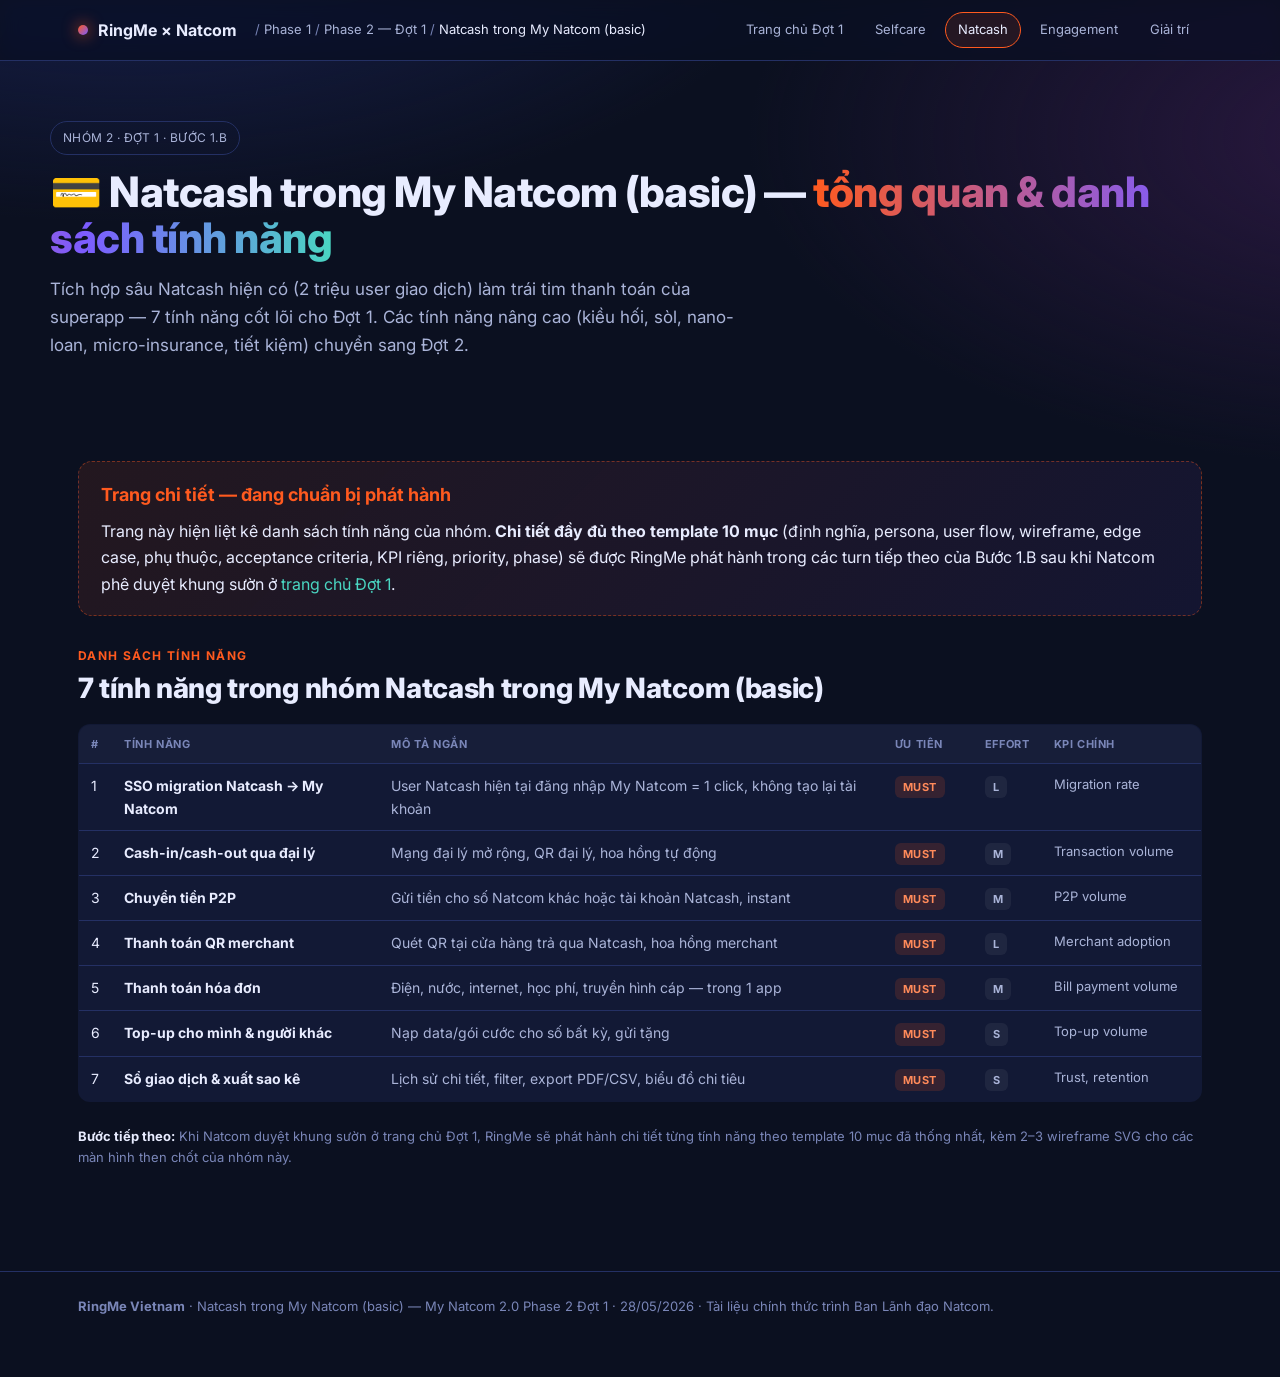
<file: phase2/natcash.html>
<!DOCTYPE html>
<html lang="vi">
<head>
<meta charset="UTF-8" />
<meta name="viewport" content="width=device-width, initial-scale=1.0" />
<title>Natcash trong My Natcom (basic) — My Natcom 2.0 · Đợt 1</title>
<meta name="description" content="Chi tiết nhóm Natcash trong My Natcom (basic) — Đề xuất My Natcom 2.0 Phase 2 Đợt 1, RingMe Vietnam x Natcom." />
<link rel="preconnect" href="https://fonts.googleapis.com">
<link rel="preconnect" href="https://fonts.gstatic.com" crossorigin>
<link href="https://fonts.googleapis.com/css2?family=Inter:wght@400;500;600;700;800&display=swap" rel="stylesheet">
<link rel="stylesheet" href="_shared.css">
</head>
<body>

<header class="topbar">
  <div class="container topbar-inner">
    <div style="display:flex;align-items:center">
      <div class="brand"><span class="brand-dot"></span> RingMe × Natcom</div>
      <div class="breadcrumb">&nbsp;/&nbsp;<a href="../index.html">Phase 1</a>&nbsp;/&nbsp;<a href="index.html">Phase 2 — Đợt 1</a>&nbsp;/&nbsp;<span style="color:var(--text)">Natcash trong My Natcom (basic)</span></div>
    </div>
    <nav>
      <a class="nav-pill" href="index.html">Trang chủ Đợt 1</a>
      <a class="nav-pill" href="selfcare.html">Selfcare</a>
      <a class="nav-pill active" href="natcash.html">Natcash</a>
      <a class="nav-pill" href="engagement.html">Engagement</a>
      <a class="nav-pill" href="entertainment.html">Giải trí</a>
    </nav>
  </div>
</header>

<section class="hero container">
  <span class="eyebrow">Nhóm 2 · Đợt 1 · Bước 1.B</span>
  <h1>💳 Natcash trong My Natcom (basic) — <span>tổng quan & danh sách tính năng</span></h1>
  <p>Tích hợp sâu Natcash hiện có (2 triệu user giao dịch) làm trái tim thanh toán của superapp — 7 tính năng cốt lõi cho Đợt 1. Các tính năng nâng cao (kiều hối, sòl, nano-loan, micro-insurance, tiết kiệm) chuyển sang Đợt 2.</p>
</section>

<div class="container">
  <section class="block">
    <div class="notice">
      <h3>Trang chi tiết — đang chuẩn bị phát hành</h3>
      <p>Trang này hiện liệt kê danh sách tính năng của nhóm. <strong>Chi tiết đầy đủ theo template 10 mục</strong> (định nghĩa, persona, user flow, wireframe, edge case, phụ thuộc, acceptance criteria, KPI riêng, priority, phase) sẽ được RingMe phát hành trong các turn tiếp theo của Bước 1.B sau khi Natcom phê duyệt khung sườn ở <a href="index.html">trang chủ Đợt 1</a>.</p>
    </div>

    <div class="kicker">Danh sách tính năng</div>
    <h2 class="section">7 tính năng trong nhóm Natcash trong My Natcom (basic)</h2>

    <div style="overflow-x:auto;margin-top:18px">
    <table>
      <thead>
        <tr>
          <th style="width:32px">#</th>
          <th>Tính năng</th>
          <th>Mô tả ngắn</th>
          <th style="width:90px">Ưu tiên</th>
          <th style="width:60px">Effort</th>
          <th style="width:160px">KPI chính</th>
        </tr>
      </thead>
      <tbody>
          <tr>
            <td>1</td>
            <td><strong>SSO migration Natcash → My Natcom</strong></td>
            <td style="color:var(--text-dim)">User Natcash hiện tại đăng nhập My Natcom = 1 click, không tạo lại tài khoản</td>
            <td><span class="badge b-must">Must</span></td>
            <td><span class="badge b-sz">L</span></td>
            <td style="color:var(--text-dim);font-size:13px">Migration rate</td>
          </tr>
          <tr>
            <td>2</td>
            <td><strong>Cash-in/cash-out qua đại lý</strong></td>
            <td style="color:var(--text-dim)">Mạng đại lý mở rộng, QR đại lý, hoa hồng tự động</td>
            <td><span class="badge b-must">Must</span></td>
            <td><span class="badge b-sz">M</span></td>
            <td style="color:var(--text-dim);font-size:13px">Transaction volume</td>
          </tr>
          <tr>
            <td>3</td>
            <td><strong>Chuyển tiền P2P</strong></td>
            <td style="color:var(--text-dim)">Gửi tiền cho số Natcom khác hoặc tài khoản Natcash, instant</td>
            <td><span class="badge b-must">Must</span></td>
            <td><span class="badge b-sz">M</span></td>
            <td style="color:var(--text-dim);font-size:13px">P2P volume</td>
          </tr>
          <tr>
            <td>4</td>
            <td><strong>Thanh toán QR merchant</strong></td>
            <td style="color:var(--text-dim)">Quét QR tại cửa hàng trả qua Natcash, hoa hồng merchant</td>
            <td><span class="badge b-must">Must</span></td>
            <td><span class="badge b-sz">L</span></td>
            <td style="color:var(--text-dim);font-size:13px">Merchant adoption</td>
          </tr>
          <tr>
            <td>5</td>
            <td><strong>Thanh toán hóa đơn</strong></td>
            <td style="color:var(--text-dim)">Điện, nước, internet, học phí, truyền hình cáp — trong 1 app</td>
            <td><span class="badge b-must">Must</span></td>
            <td><span class="badge b-sz">M</span></td>
            <td style="color:var(--text-dim);font-size:13px">Bill payment volume</td>
          </tr>
          <tr>
            <td>6</td>
            <td><strong>Top-up cho mình & người khác</strong></td>
            <td style="color:var(--text-dim)">Nạp data/gói cước cho số bất kỳ, gửi tặng</td>
            <td><span class="badge b-must">Must</span></td>
            <td><span class="badge b-sz">S</span></td>
            <td style="color:var(--text-dim);font-size:13px">Top-up volume</td>
          </tr>
          <tr>
            <td>7</td>
            <td><strong>Sổ giao dịch & xuất sao kê</strong></td>
            <td style="color:var(--text-dim)">Lịch sử chi tiết, filter, export PDF/CSV, biểu đồ chi tiêu</td>
            <td><span class="badge b-must">Must</span></td>
            <td><span class="badge b-sz">S</span></td>
            <td style="color:var(--text-dim);font-size:13px">Trust, retention</td>
          </tr>
      </tbody>
    </table>
    </div>

    <p style="margin-top:24px;color:var(--text-mute);font-size:13px"><strong>Bước tiếp theo:</strong> Khi Natcom duyệt khung sườn ở trang chủ Đợt 1, RingMe sẽ phát hành chi tiết từng tính năng theo template 10 mục đã thống nhất, kèm 2–3 wireframe SVG cho các màn hình then chốt của nhóm này.</p>
  </section>
</div>

<footer>
  <div class="container">
    <strong>RingMe Vietnam</strong> · Natcash trong My Natcom (basic) — My Natcom 2.0 Phase 2 Đợt 1 · 28/05/2026 · Tài liệu chính thức trình Ban Lãnh đạo Natcom.
  </div>
</footer>

</body>
</html>
</file>
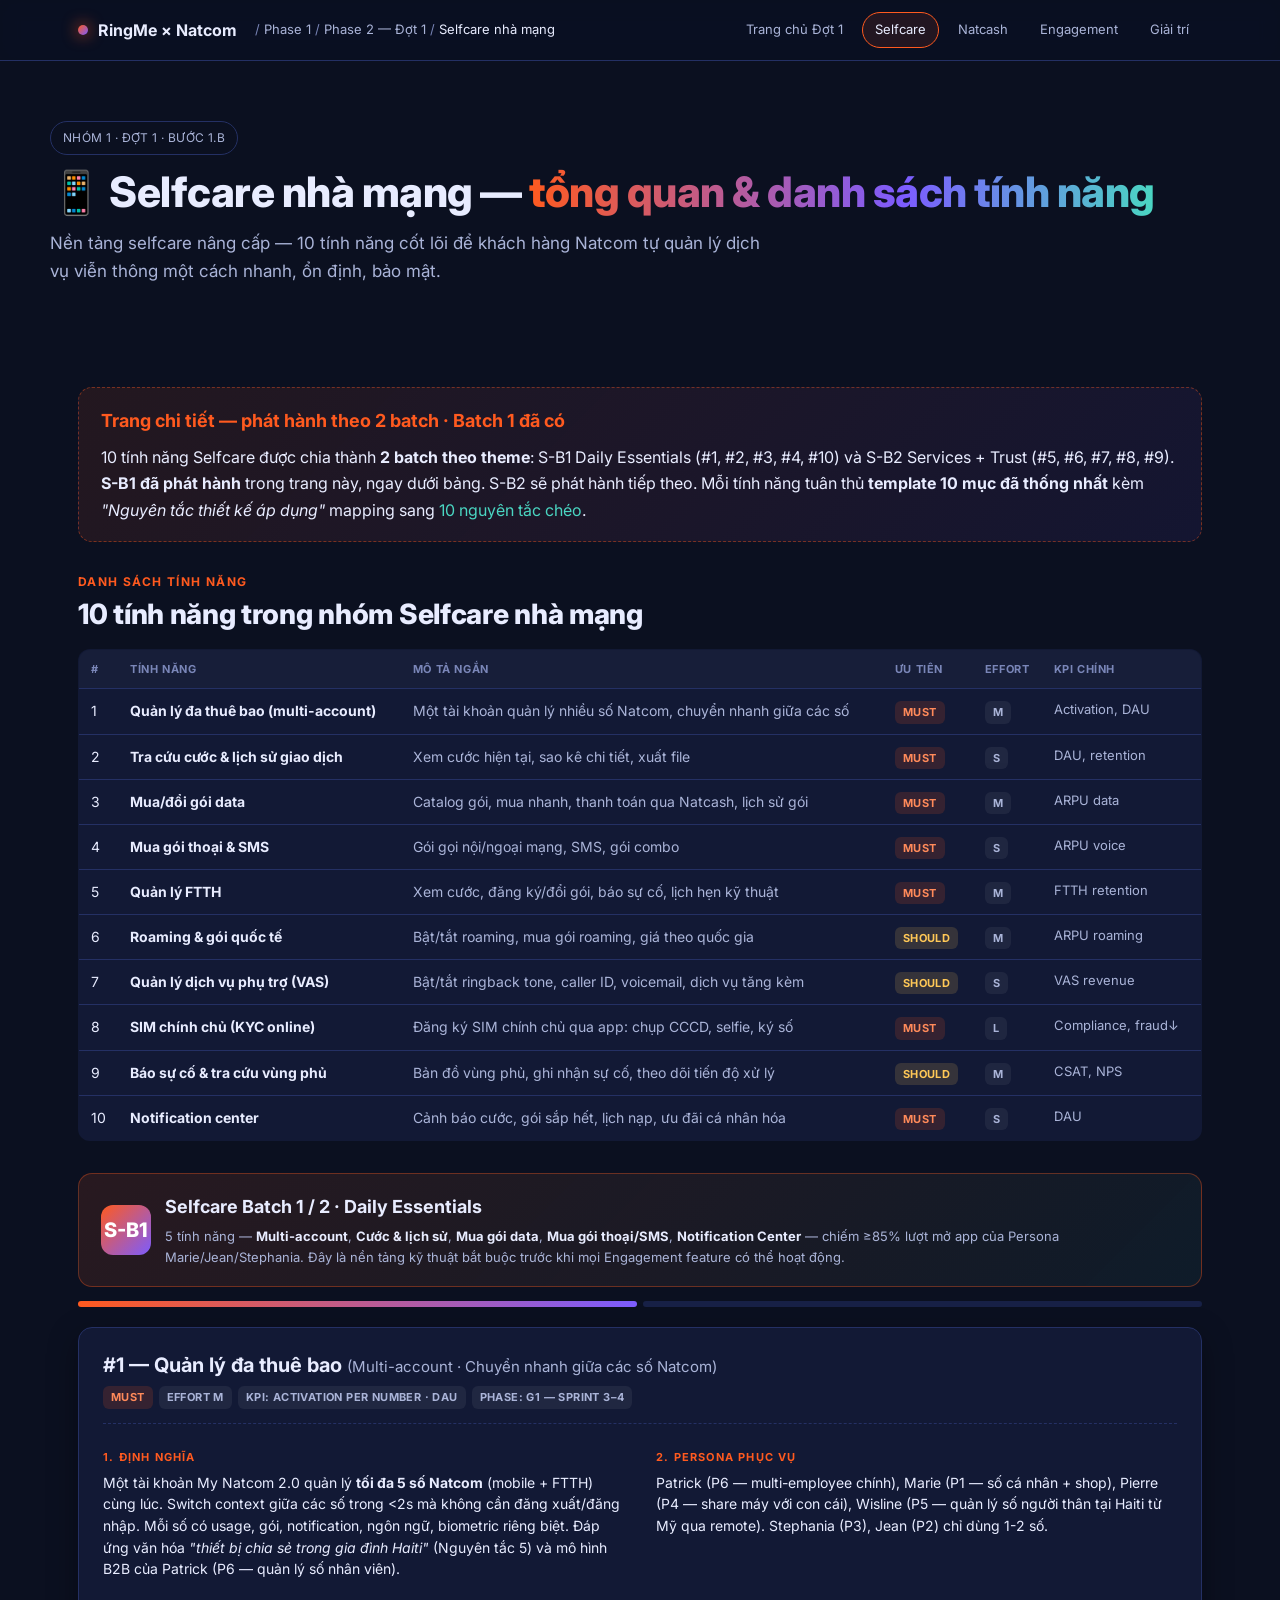
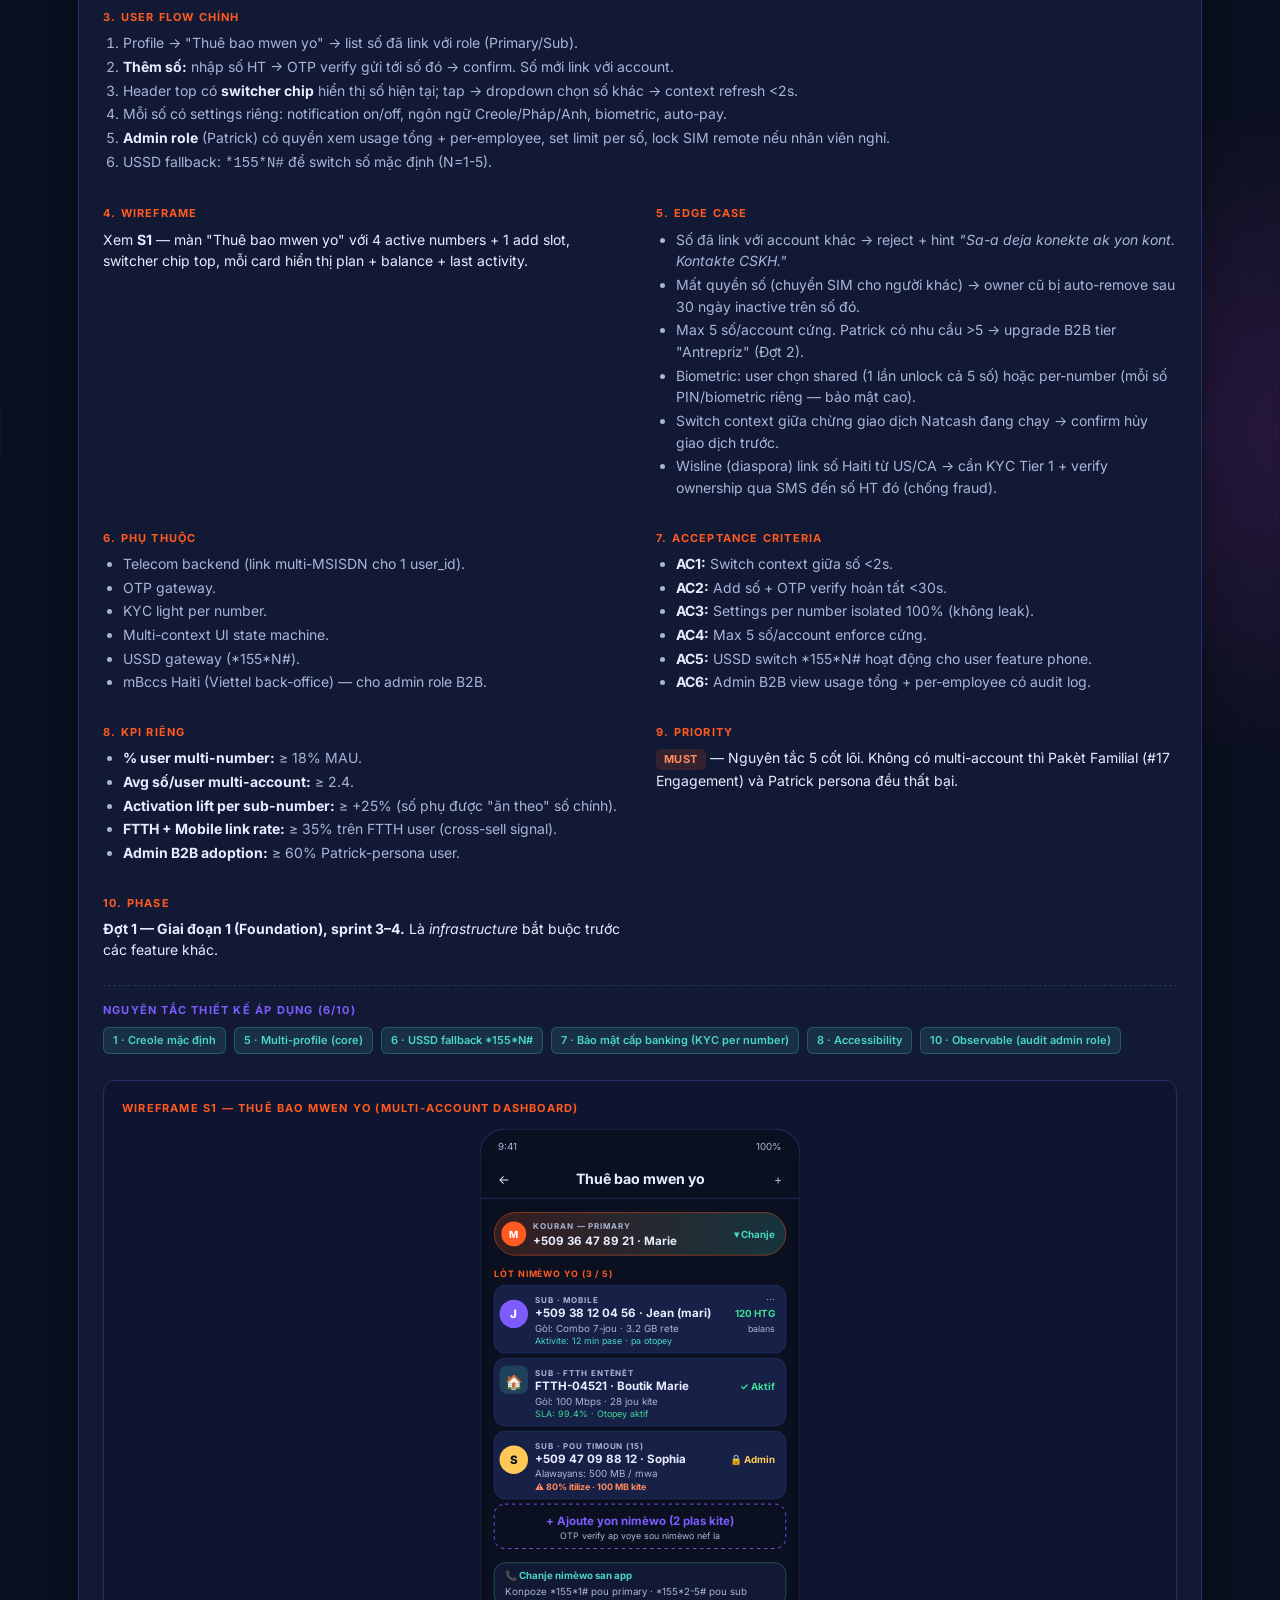
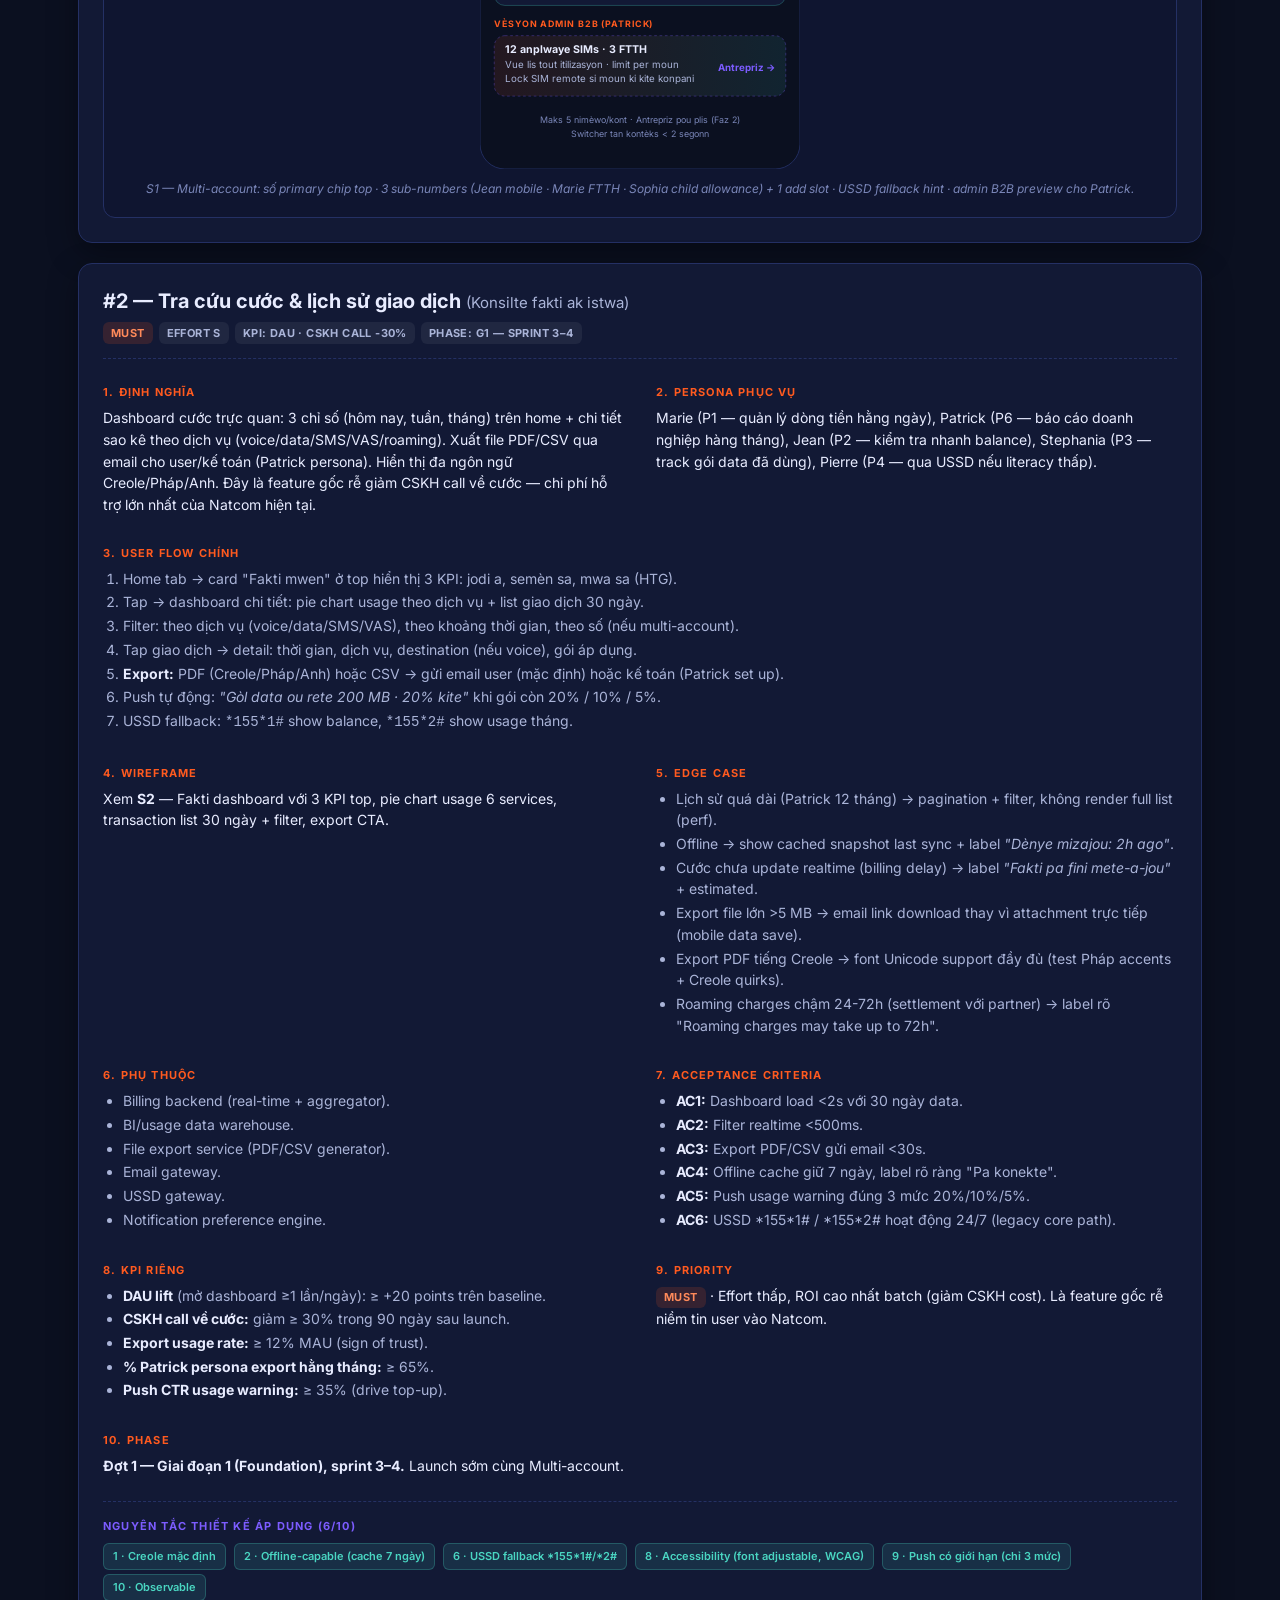
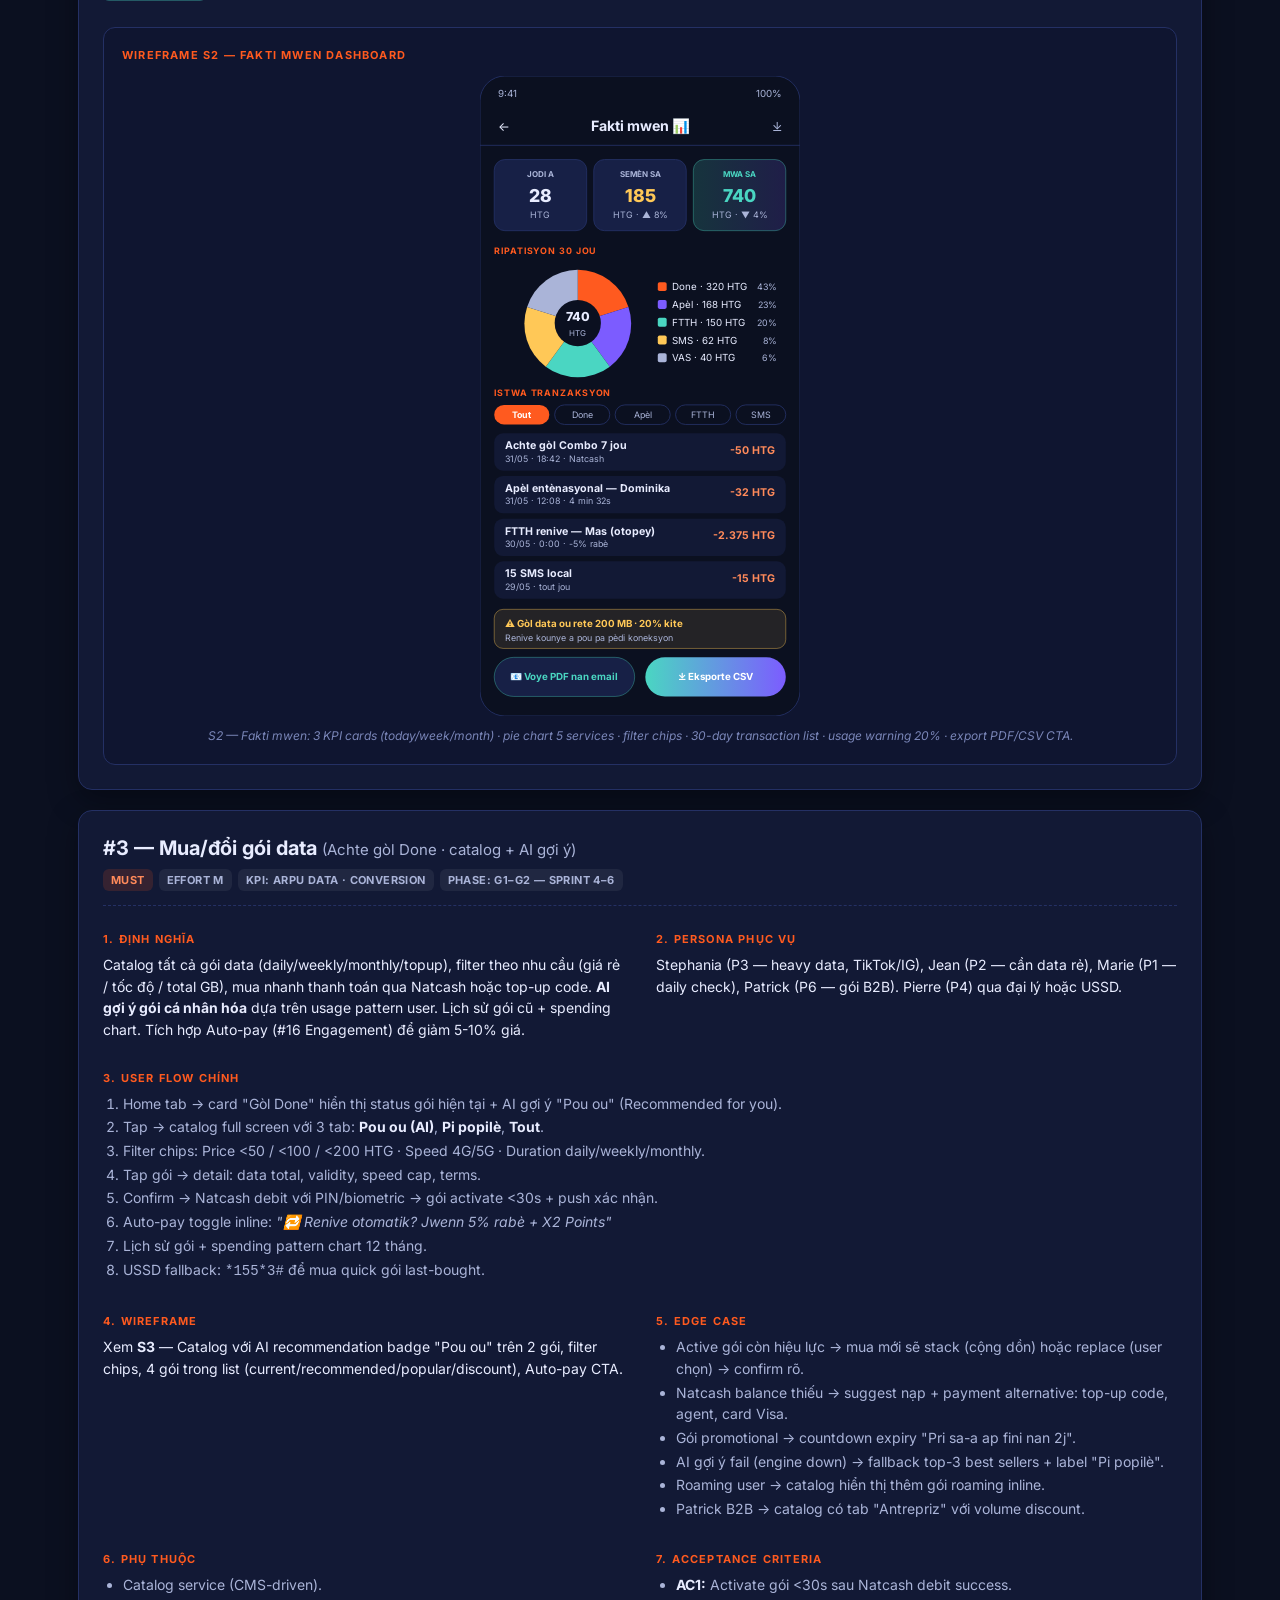
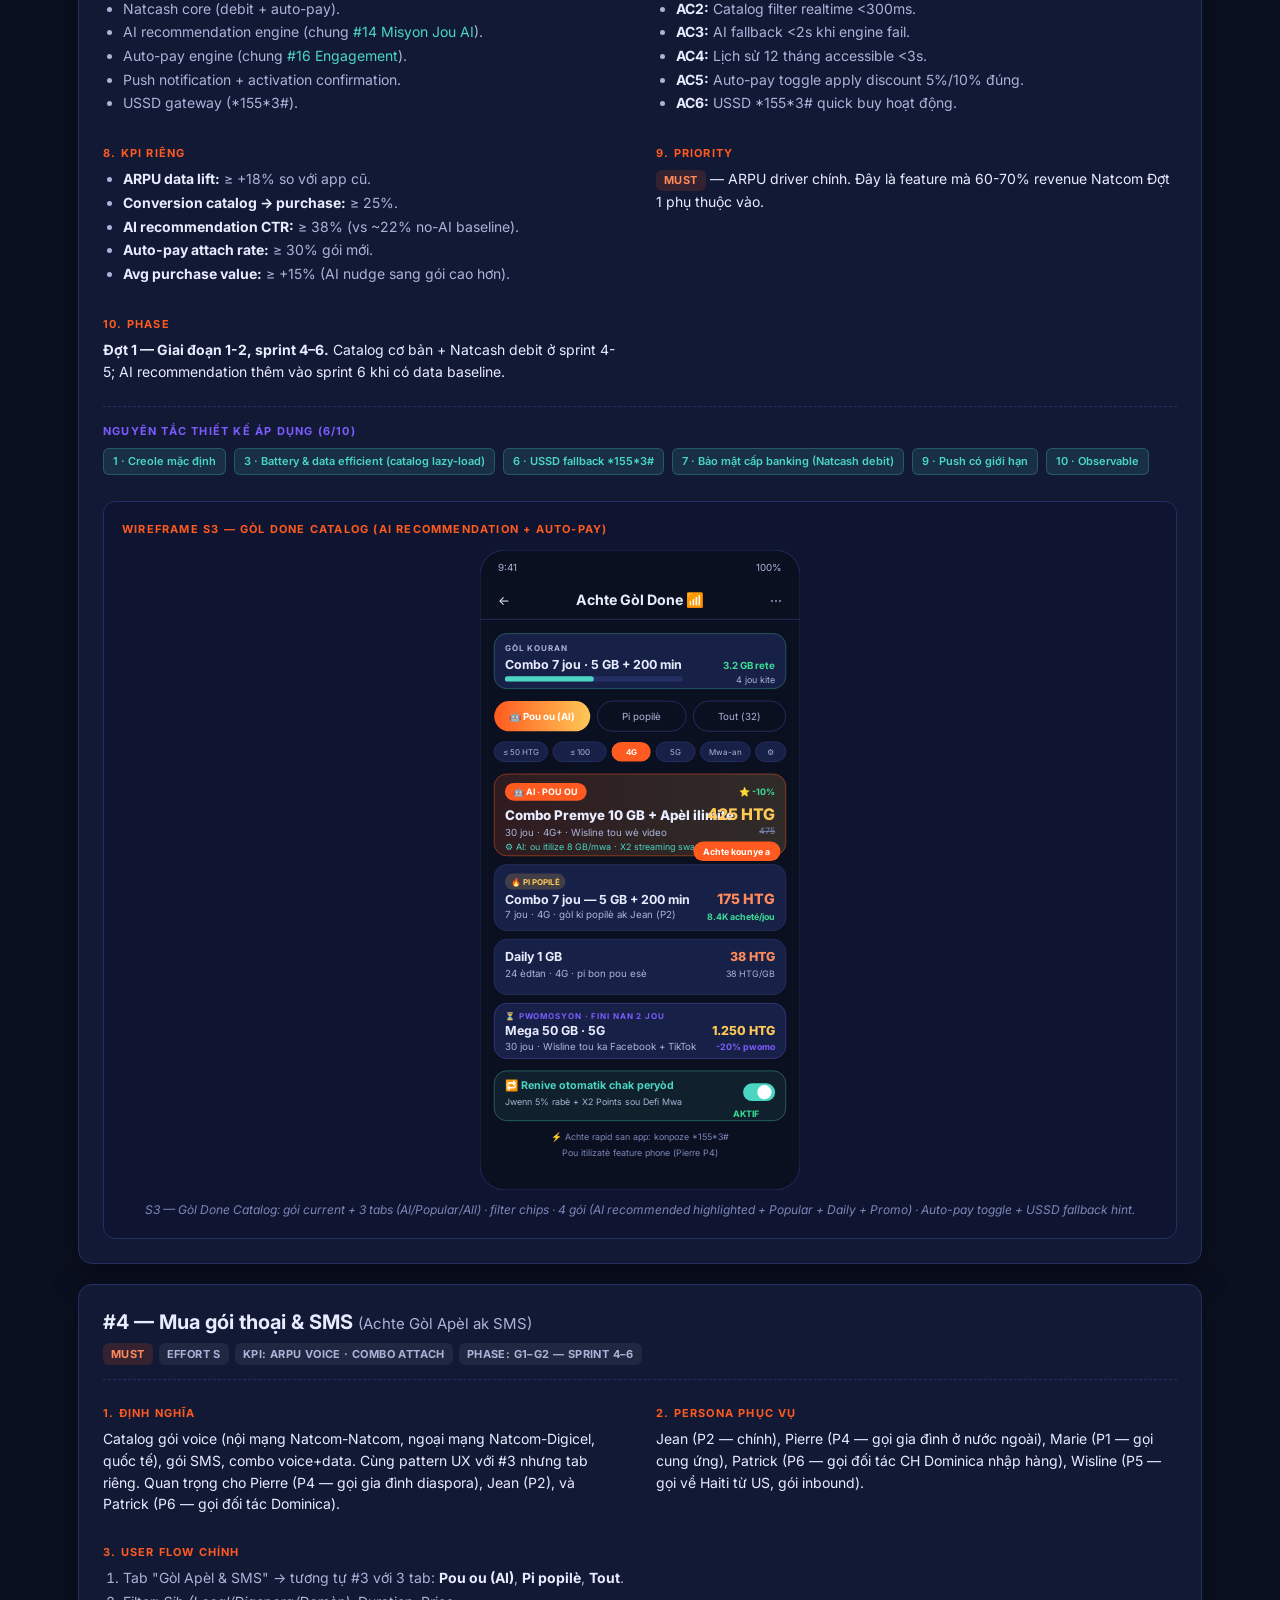
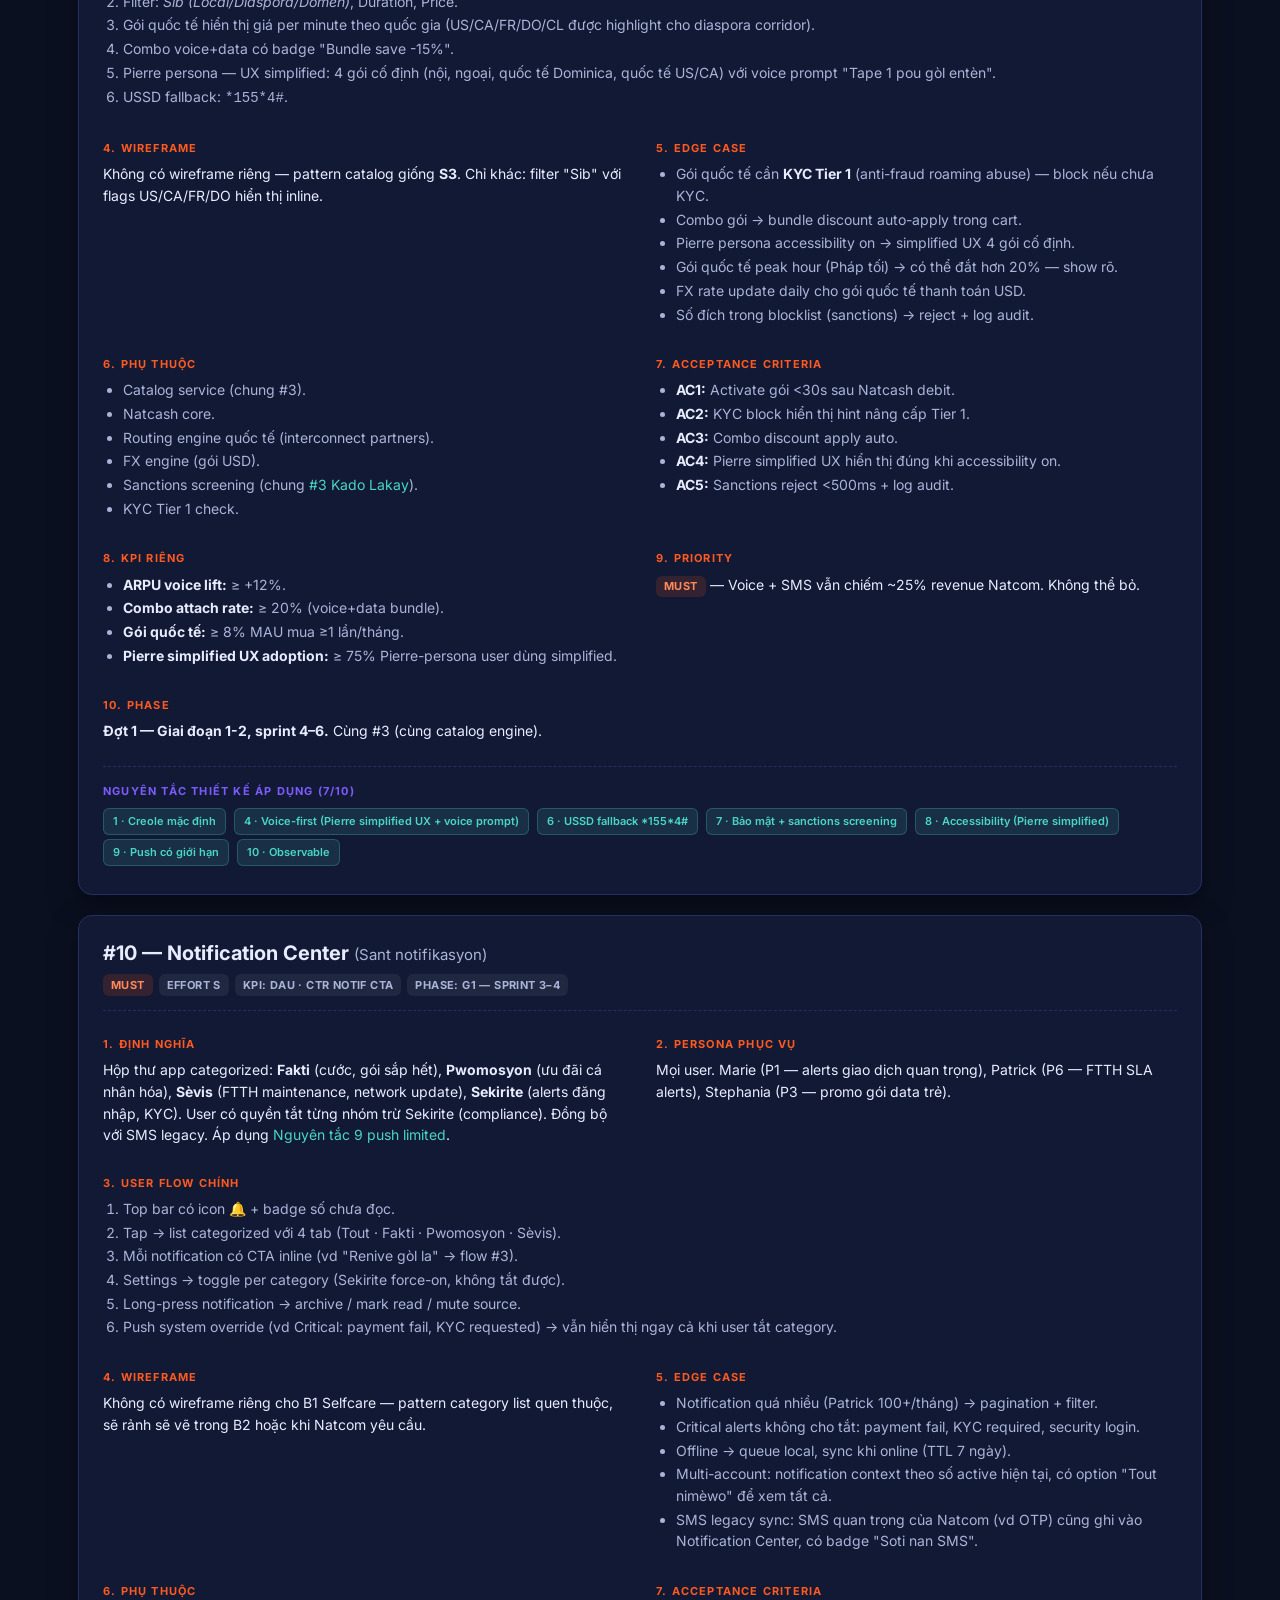
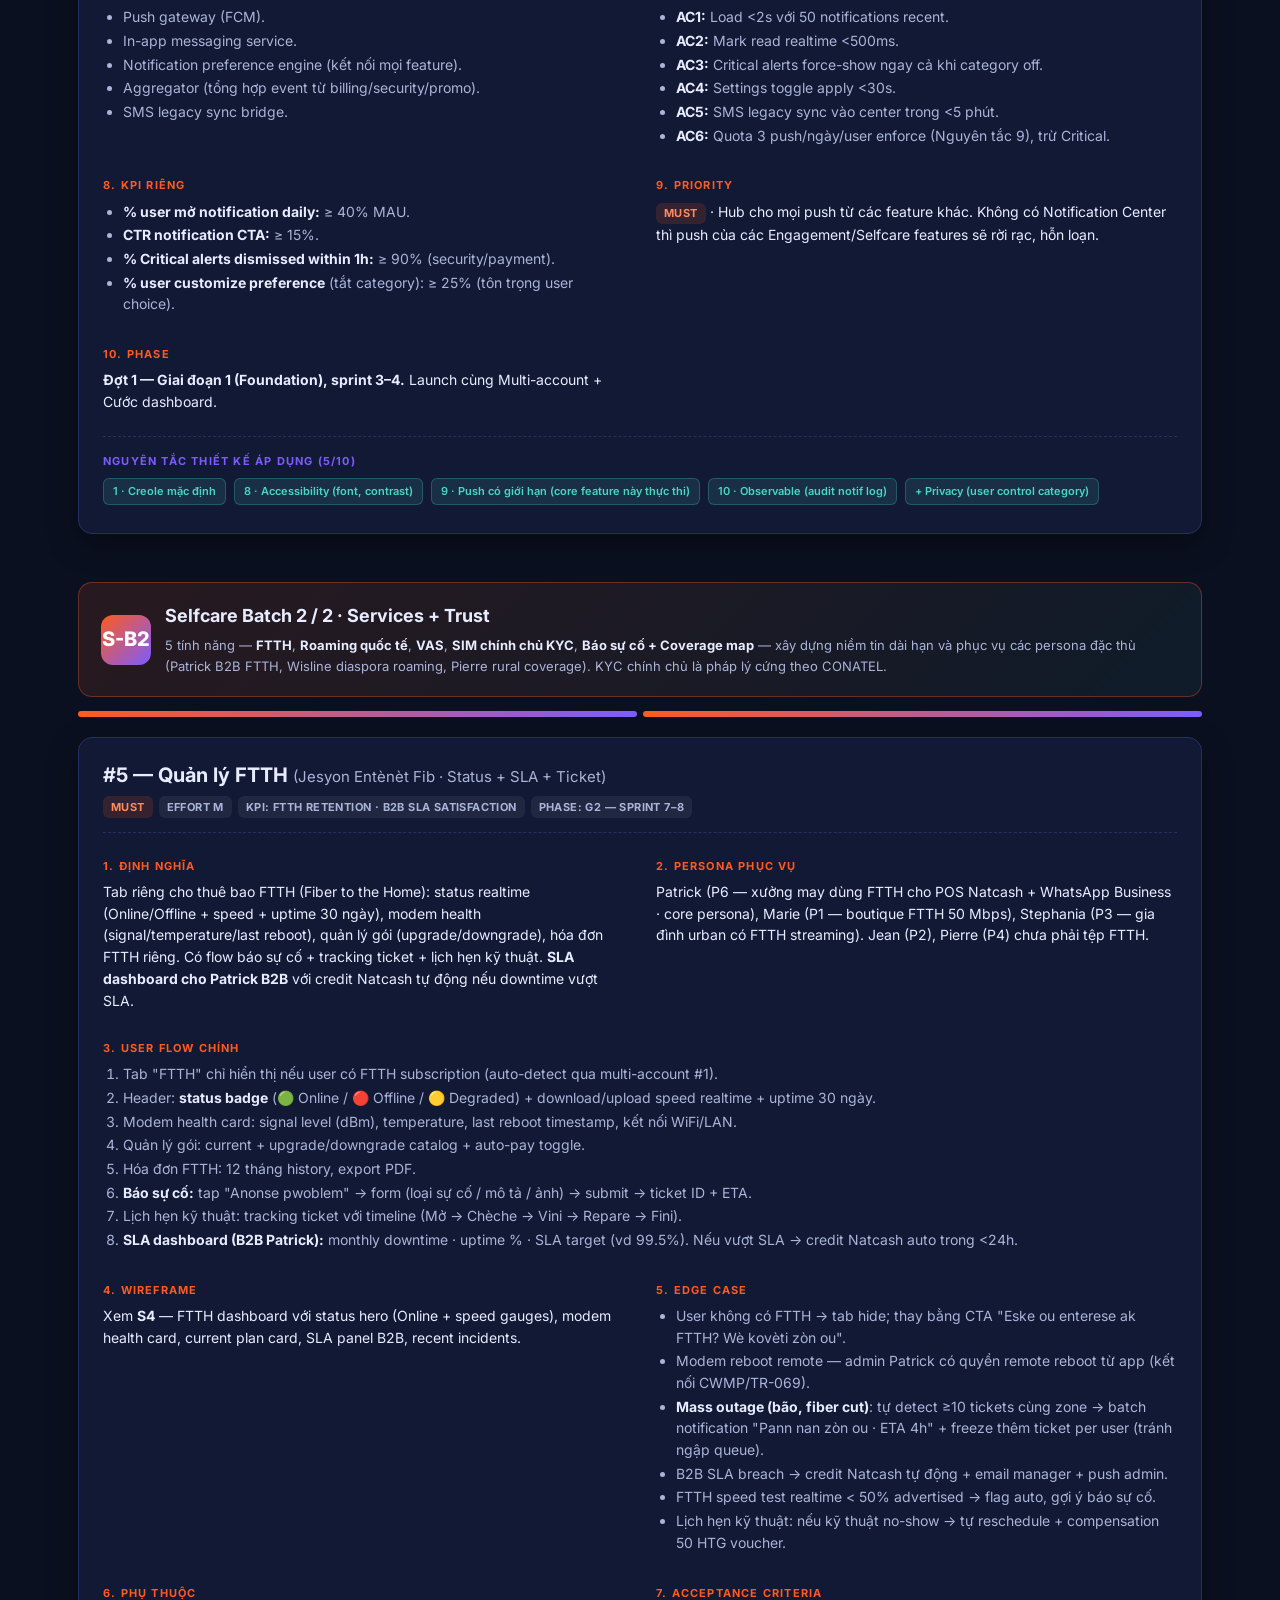
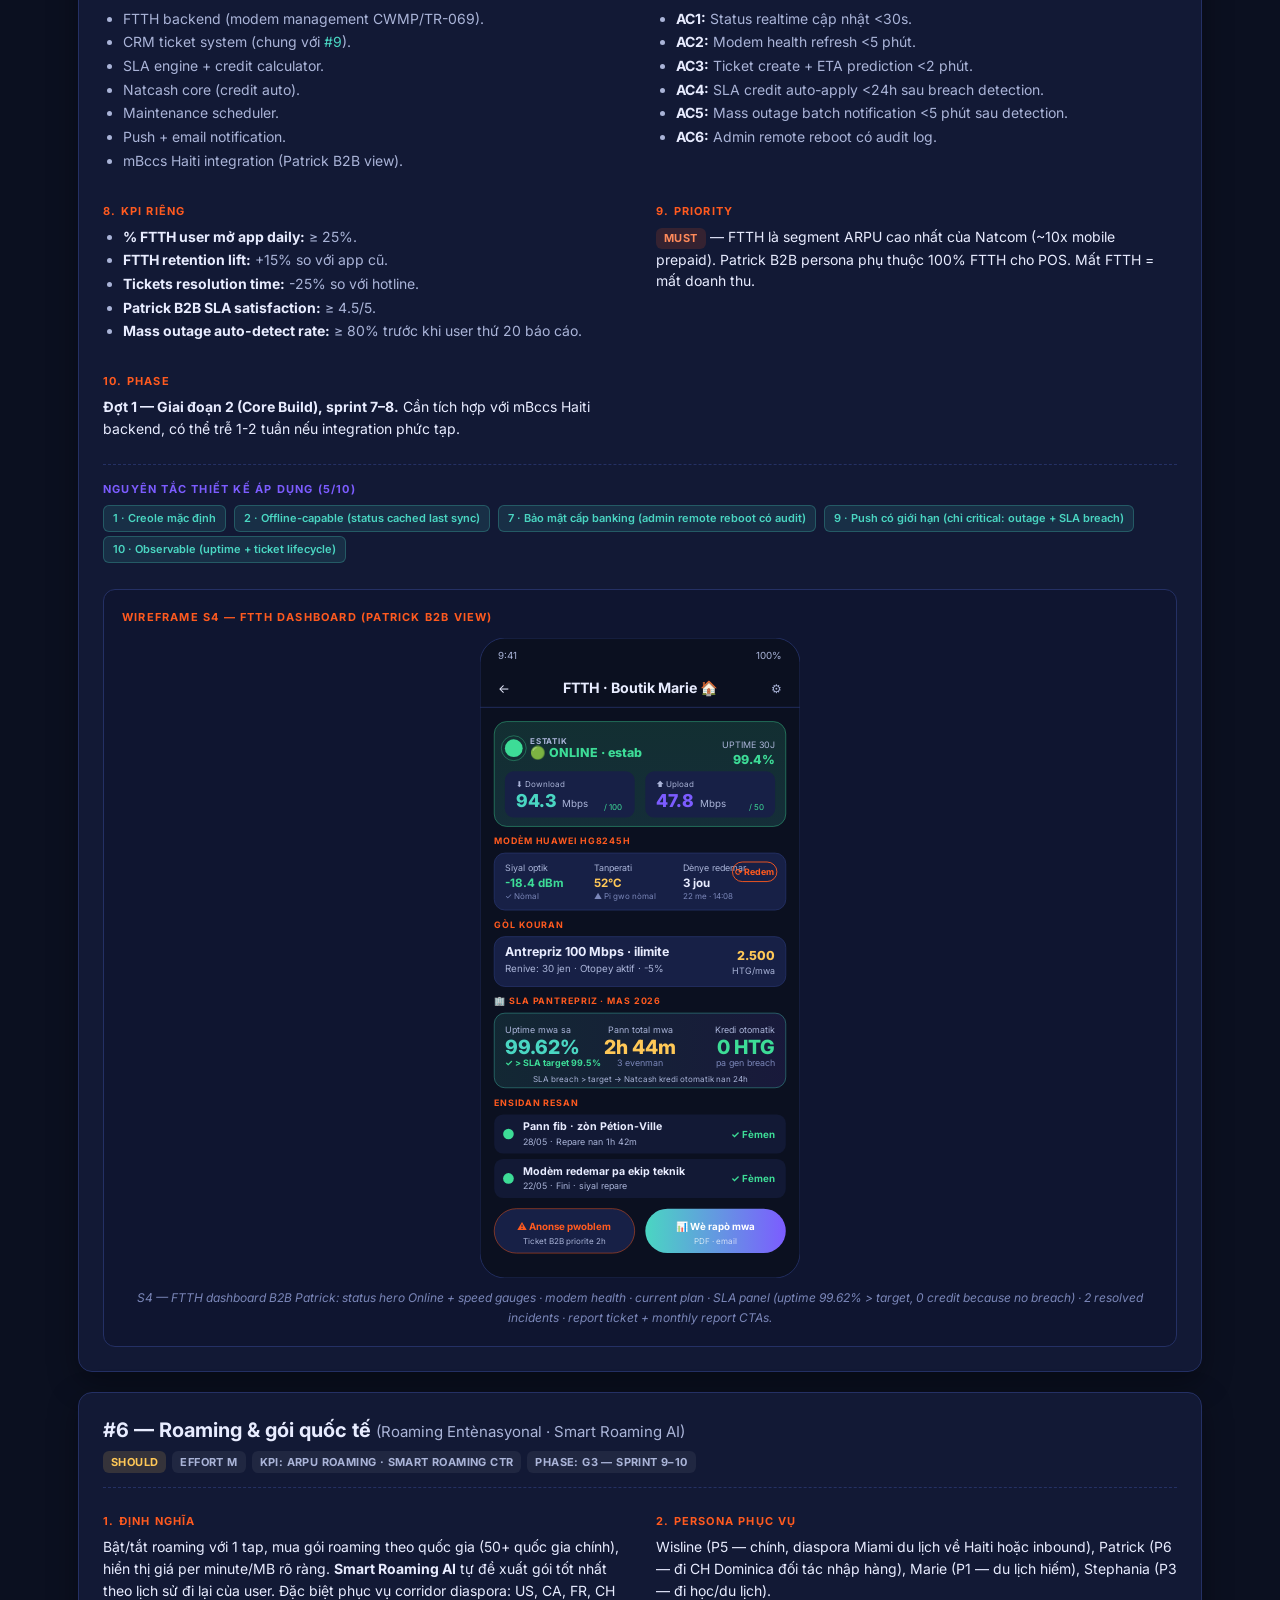
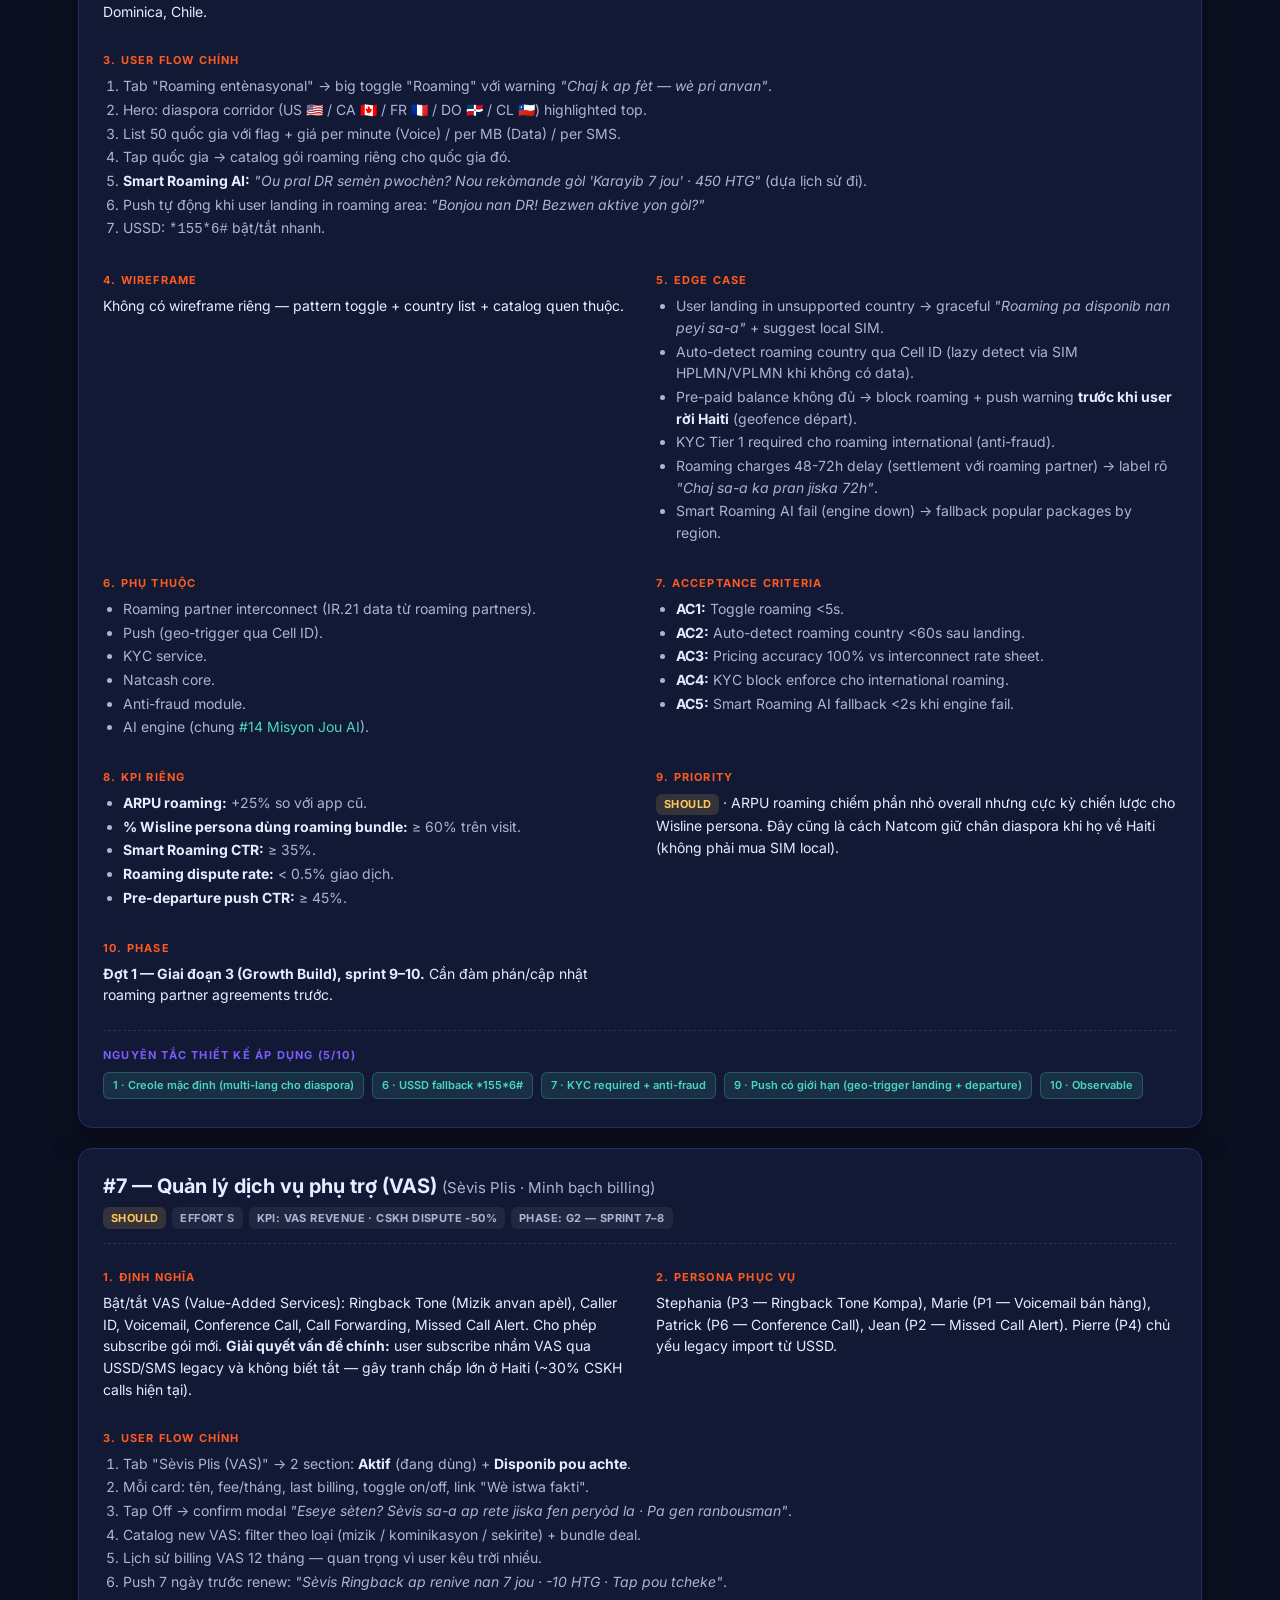
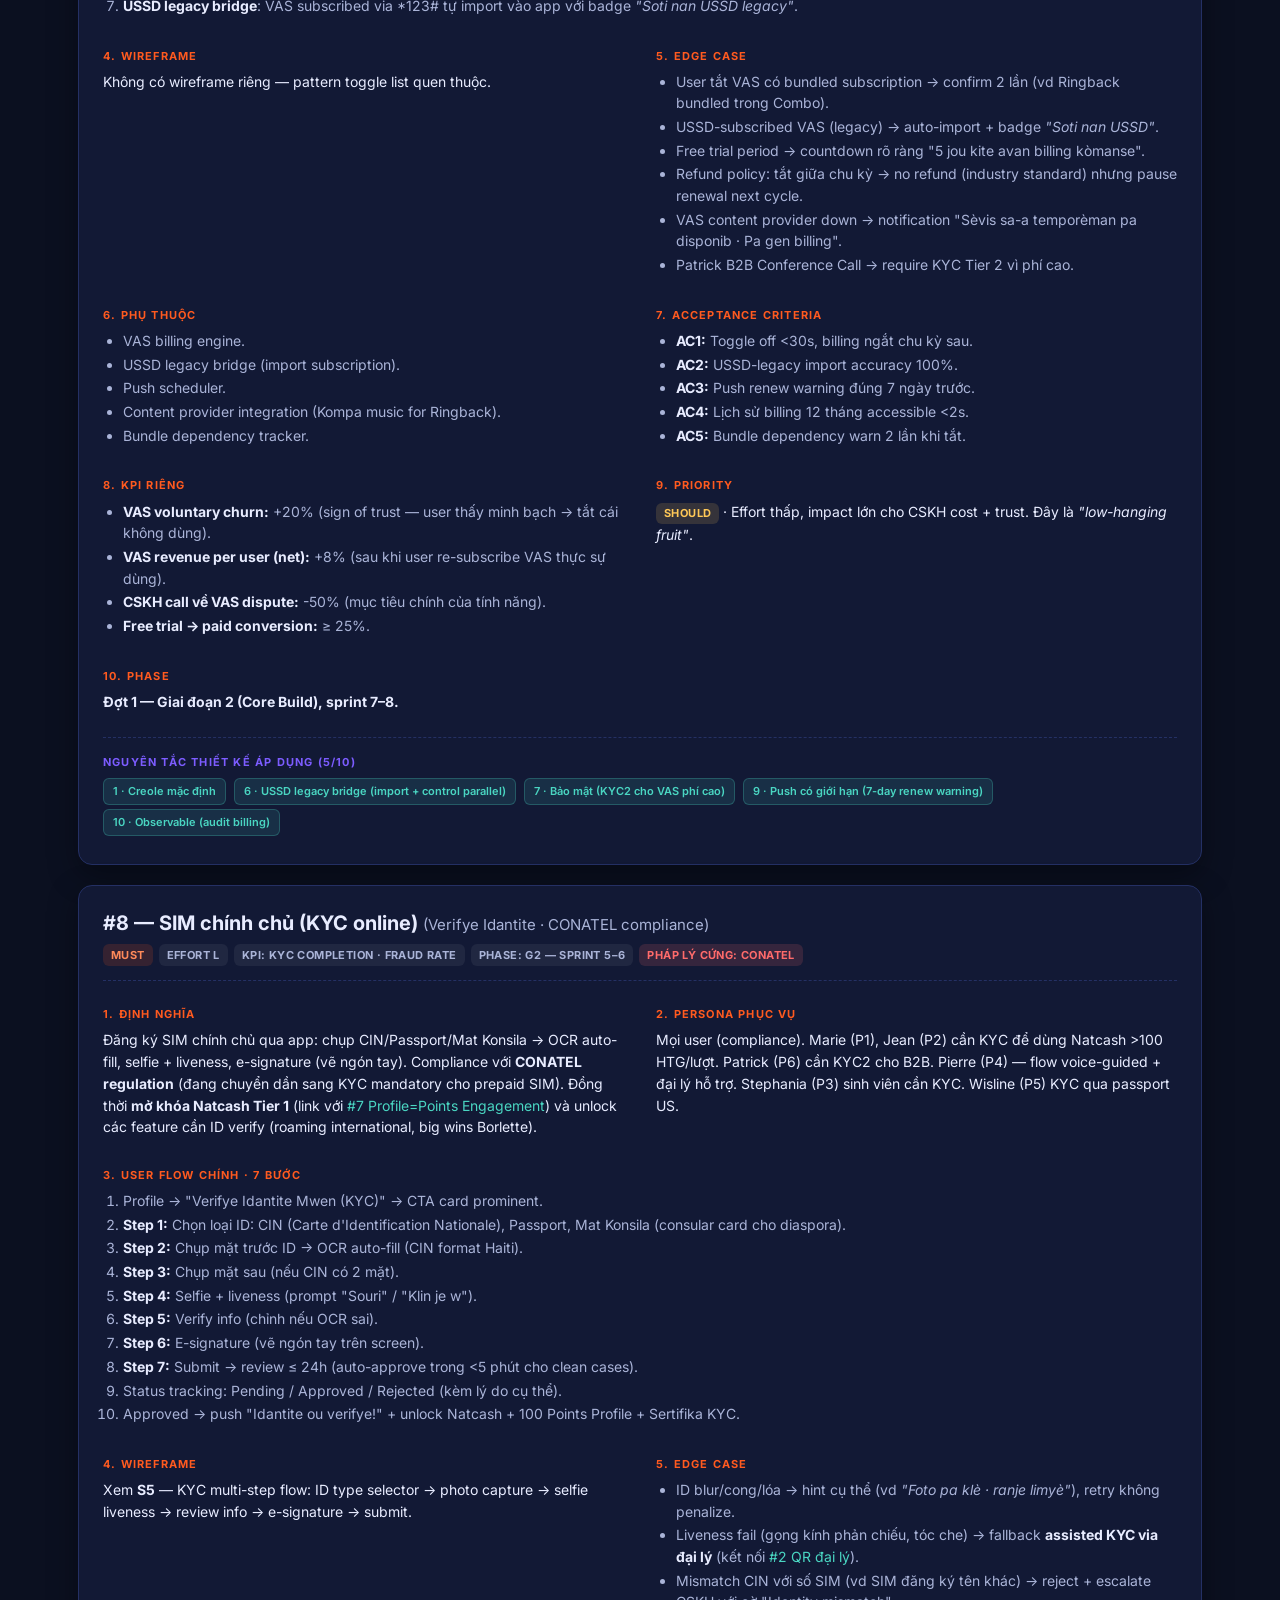
<file: phase2/selfcare.html>
<!DOCTYPE html>
<html lang="vi">
<head>
<meta charset="UTF-8" />
<meta name="viewport" content="width=device-width, initial-scale=1.0" />
<title>Selfcare nhà mạng — My Natcom 2.0 · Đợt 1</title>
<meta name="description" content="Chi tiết nhóm Selfcare nhà mạng — Đề xuất My Natcom 2.0 Phase 2 Đợt 1, RingMe Vietnam x Natcom." />
<link rel="preconnect" href="https://fonts.googleapis.com">
<link rel="preconnect" href="https://fonts.gstatic.com" crossorigin>
<link href="https://fonts.googleapis.com/css2?family=Inter:wght@400;500;600;700;800&display=swap" rel="stylesheet">
<link rel="stylesheet" href="_shared.css">
</head>
<body>

<header class="topbar">
  <div class="container topbar-inner">
    <div style="display:flex;align-items:center">
      <div class="brand"><span class="brand-dot"></span> RingMe × Natcom</div>
      <div class="breadcrumb">&nbsp;/&nbsp;<a href="../index.html">Phase 1</a>&nbsp;/&nbsp;<a href="index.html">Phase 2 — Đợt 1</a>&nbsp;/&nbsp;<span style="color:var(--text)">Selfcare nhà mạng</span></div>
    </div>
    <nav>
      <a class="nav-pill" href="index.html">Trang chủ Đợt 1</a>
      <a class="nav-pill active" href="selfcare.html">Selfcare</a>
      <a class="nav-pill" href="natcash.html">Natcash</a>
      <a class="nav-pill" href="engagement.html">Engagement</a>
      <a class="nav-pill" href="entertainment.html">Giải trí</a>
    </nav>
  </div>
</header>

<section class="hero container">
  <span class="eyebrow">Nhóm 1 · Đợt 1 · Bước 1.B</span>
  <h1>📱 Selfcare nhà mạng — <span>tổng quan & danh sách tính năng</span></h1>
  <p>Nền tảng selfcare nâng cấp — 10 tính năng cốt lõi để khách hàng Natcom tự quản lý dịch vụ viễn thông một cách nhanh, ổn định, bảo mật.</p>
</section>

<div class="container">
  <section class="block">
    <div class="notice">
      <h3>Trang chi tiết — phát hành theo 2 batch · Batch 1 đã có</h3>
      <p>10 tính năng Selfcare được chia thành <strong>2 batch theo theme</strong>: S-B1 Daily Essentials (#1, #2, #3, #4, #10) và S-B2 Services + Trust (#5, #6, #7, #8, #9). <strong>S-B1 đã phát hành</strong> trong trang này, ngay dưới bảng. S-B2 sẽ phát hành tiếp theo. Mỗi tính năng tuân thủ <strong>template 10 mục đã thống nhất</strong> kèm <em>"Nguyên tắc thiết kế áp dụng"</em> mapping sang <a href="index.html#principles">10 nguyên tắc chéo</a>.</p>
    </div>

    <div class="kicker">Danh sách tính năng</div>
    <h2 class="section">10 tính năng trong nhóm Selfcare nhà mạng</h2>

    <div style="overflow-x:auto;margin-top:18px">
    <table>
      <thead>
        <tr>
          <th style="width:32px">#</th>
          <th>Tính năng</th>
          <th>Mô tả ngắn</th>
          <th style="width:90px">Ưu tiên</th>
          <th style="width:60px">Effort</th>
          <th style="width:160px">KPI chính</th>
        </tr>
      </thead>
      <tbody>
          <tr>
            <td>1</td>
            <td><strong>Quản lý đa thuê bao (multi-account)</strong></td>
            <td style="color:var(--text-dim)">Một tài khoản quản lý nhiều số Natcom, chuyển nhanh giữa các số</td>
            <td><span class="badge b-must">Must</span></td>
            <td><span class="badge b-sz">M</span></td>
            <td style="color:var(--text-dim);font-size:13px">Activation, DAU</td>
          </tr>
          <tr>
            <td>2</td>
            <td><strong>Tra cứu cước & lịch sử giao dịch</strong></td>
            <td style="color:var(--text-dim)">Xem cước hiện tại, sao kê chi tiết, xuất file</td>
            <td><span class="badge b-must">Must</span></td>
            <td><span class="badge b-sz">S</span></td>
            <td style="color:var(--text-dim);font-size:13px">DAU, retention</td>
          </tr>
          <tr>
            <td>3</td>
            <td><strong>Mua/đổi gói data</strong></td>
            <td style="color:var(--text-dim)">Catalog gói, mua nhanh, thanh toán qua Natcash, lịch sử gói</td>
            <td><span class="badge b-must">Must</span></td>
            <td><span class="badge b-sz">M</span></td>
            <td style="color:var(--text-dim);font-size:13px">ARPU data</td>
          </tr>
          <tr>
            <td>4</td>
            <td><strong>Mua gói thoại & SMS</strong></td>
            <td style="color:var(--text-dim)">Gói gọi nội/ngoại mạng, SMS, gói combo</td>
            <td><span class="badge b-must">Must</span></td>
            <td><span class="badge b-sz">S</span></td>
            <td style="color:var(--text-dim);font-size:13px">ARPU voice</td>
          </tr>
          <tr>
            <td>5</td>
            <td><strong>Quản lý FTTH</strong></td>
            <td style="color:var(--text-dim)">Xem cước, đăng ký/đổi gói, báo sự cố, lịch hẹn kỹ thuật</td>
            <td><span class="badge b-must">Must</span></td>
            <td><span class="badge b-sz">M</span></td>
            <td style="color:var(--text-dim);font-size:13px">FTTH retention</td>
          </tr>
          <tr>
            <td>6</td>
            <td><strong>Roaming & gói quốc tế</strong></td>
            <td style="color:var(--text-dim)">Bật/tắt roaming, mua gói roaming, giá theo quốc gia</td>
            <td><span class="badge b-should">Should</span></td>
            <td><span class="badge b-sz">M</span></td>
            <td style="color:var(--text-dim);font-size:13px">ARPU roaming</td>
          </tr>
          <tr>
            <td>7</td>
            <td><strong>Quản lý dịch vụ phụ trợ (VAS)</strong></td>
            <td style="color:var(--text-dim)">Bật/tắt ringback tone, caller ID, voicemail, dịch vụ tăng kèm</td>
            <td><span class="badge b-should">Should</span></td>
            <td><span class="badge b-sz">S</span></td>
            <td style="color:var(--text-dim);font-size:13px">VAS revenue</td>
          </tr>
          <tr>
            <td>8</td>
            <td><strong>SIM chính chủ (KYC online)</strong></td>
            <td style="color:var(--text-dim)">Đăng ký SIM chính chủ qua app: chụp CCCD, selfie, ký số</td>
            <td><span class="badge b-must">Must</span></td>
            <td><span class="badge b-sz">L</span></td>
            <td style="color:var(--text-dim);font-size:13px">Compliance, fraud↓</td>
          </tr>
          <tr>
            <td>9</td>
            <td><strong>Báo sự cố & tra cứu vùng phủ</strong></td>
            <td style="color:var(--text-dim)">Bản đồ vùng phủ, ghi nhận sự cố, theo dõi tiến độ xử lý</td>
            <td><span class="badge b-should">Should</span></td>
            <td><span class="badge b-sz">M</span></td>
            <td style="color:var(--text-dim);font-size:13px">CSAT, NPS</td>
          </tr>
          <tr>
            <td>10</td>
            <td><strong>Notification center</strong></td>
            <td style="color:var(--text-dim)">Cảnh báo cước, gói sắp hết, lịch nạp, ưu đãi cá nhân hóa</td>
            <td><span class="badge b-must">Must</span></td>
            <td><span class="badge b-sz">S</span></td>
            <td style="color:var(--text-dim);font-size:13px">DAU</td>
          </tr>
      </tbody>
    </table>
    </div>

    <!-- ====== BƯỚC 1.B · SELFCARE BATCH 1 — DAILY ESSENTIALS ====== -->
<div class="batch-banner" style="margin-top:32px">
  <div class="num">S-B1</div>
  <div>
    <h3>Selfcare Batch 1 / 2 · Daily Essentials</h3>
    <p>5 tính năng — <strong>Multi-account</strong>, <strong>Cước & lịch sử</strong>, <strong>Mua gói data</strong>, <strong>Mua gói thoại/SMS</strong>, <strong>Notification Center</strong> — chiếm ≥85% lượt mở app của Persona Marie/Jean/Stephania. Đây là nền tảng kỹ thuật bắt buộc trước khi mọi Engagement feature có thể hoạt động.</p>
  </div>
</div>
<div class="batch-progress" aria-label="Tiến độ 2 batch Selfcare">
  <span class="on" title="S-B1 Daily essentials"></span>
  <span title="S-B2 Services + Trust"></span>
</div>

<!-- ===== FEATURE #1 — MULTI-ACCOUNT ===== -->
<article class="feature-card" id="s1-multi-account">
  <header>
    <div>
      <h3>#1 — Quản lý đa thuê bao <span style="color:var(--text-dim);font-weight:400;font-size:15px">(Multi-account · Chuyển nhanh giữa các số Natcom)</span></h3>
      <div class="meta">
        <span class="badge b-must">Must</span>
        <span class="badge b-sz">Effort M</span>
        <span class="badge b-sz">KPI: Activation per number · DAU</span>
        <span class="badge b-sz">Phase: G1 — sprint 3–4</span>
      </div>
    </div>
  </header>

  <div class="ten-grid">
    <div class="item">
      <h4>1. Định nghĩa</h4>
      <p>Một tài khoản My Natcom 2.0 quản lý <strong>tối đa 5 số Natcom</strong> (mobile + FTTH) cùng lúc. Switch context giữa các số trong &lt;2s mà không cần đăng xuất/đăng nhập. Mỗi số có usage, gói, notification, ngôn ngữ, biometric riêng biệt. Đáp ứng văn hóa <em>"thiết bị chia sẻ trong gia đình Haiti"</em> (Nguyên tắc 5) và mô hình B2B của Patrick (P6 — quản lý số nhân viên).</p>
    </div>
    <div class="item">
      <h4>2. Persona phục vụ</h4>
      <p>Patrick (P6 — multi-employee chính), Marie (P1 — số cá nhân + shop), Pierre (P4 — share máy với con cái), Wisline (P5 — quản lý số người thân tại Haiti từ Mỹ qua remote). Stephania (P3), Jean (P2) chỉ dùng 1-2 số.</p>
    </div>
    <div class="item span2">
      <h4>3. User flow chính</h4>
      <ol>
        <li>Profile → "Thuê bao mwen yo" → list số đã link với role (Primary/Sub).</li>
        <li><strong>Thêm số:</strong> nhập số HT → OTP verify gửi tới số đó → confirm. Số mới link với account.</li>
        <li>Header top có <strong>switcher chip</strong> hiển thị số hiện tại; tap → dropdown chọn số khác → context refresh &lt;2s.</li>
        <li>Mỗi số có settings riêng: notification on/off, ngôn ngữ Creole/Pháp/Anh, biometric, auto-pay.</li>
        <li><strong>Admin role</strong> (Patrick) có quyền xem usage tổng + per-employee, set limit per số, lock SIM remote nếu nhân viên nghỉ.</li>
        <li>USSD fallback: <code>*155*N#</code> để switch số mặc định (N=1-5).</li>
      </ol>
    </div>
    <div class="item">
      <h4>4. Wireframe</h4>
      <p>Xem <strong>S1</strong> — màn "Thuê bao mwen yo" với 4 active numbers + 1 add slot, switcher chip top, mỗi card hiển thị plan + balance + last activity.</p>
    </div>
    <div class="item">
      <h4>5. Edge case</h4>
      <ul>
        <li>Số đã link với account khác → reject + hint <em>"Sa-a deja konekte ak yon kont. Kontakte CSKH."</em></li>
        <li>Mất quyền số (chuyển SIM cho người khác) → owner cũ bị auto-remove sau 30 ngày inactive trên số đó.</li>
        <li>Max 5 số/account cứng. Patrick có nhu cầu &gt;5 → upgrade B2B tier "Antrepriz" (Đợt 2).</li>
        <li>Biometric: user chọn shared (1 lần unlock cả 5 số) hoặc per-number (mỗi số PIN/biometric riêng — bảo mật cao).</li>
        <li>Switch context giữa chừng giao dịch Natcash đang chạy → confirm hủy giao dịch trước.</li>
        <li>Wisline (diaspora) link số Haiti từ US/CA → cần KYC Tier 1 + verify ownership qua SMS đến số HT đó (chống fraud).</li>
      </ul>
    </div>
    <div class="item">
      <h4>6. Phụ thuộc</h4>
      <ul>
        <li>Telecom backend (link multi-MSISDN cho 1 user_id).</li>
        <li>OTP gateway.</li>
        <li>KYC light per number.</li>
        <li>Multi-context UI state machine.</li>
        <li>USSD gateway (*155*N#).</li>
        <li>mBccs Haiti (Viettel back-office) — cho admin role B2B.</li>
      </ul>
    </div>
    <div class="item">
      <h4>7. Acceptance criteria</h4>
      <ul>
        <li><strong>AC1:</strong> Switch context giữa số &lt;2s.</li>
        <li><strong>AC2:</strong> Add số + OTP verify hoàn tất &lt;30s.</li>
        <li><strong>AC3:</strong> Settings per number isolated 100% (không leak).</li>
        <li><strong>AC4:</strong> Max 5 số/account enforce cứng.</li>
        <li><strong>AC5:</strong> USSD switch *155*N# hoạt động cho user feature phone.</li>
        <li><strong>AC6:</strong> Admin B2B view usage tổng + per-employee có audit log.</li>
      </ul>
    </div>
    <div class="item">
      <h4>8. KPI riêng</h4>
      <ul>
        <li><strong>% user multi-number:</strong> ≥ 18% MAU.</li>
        <li><strong>Avg số/user multi-account:</strong> ≥ 2.4.</li>
        <li><strong>Activation lift per sub-number:</strong> ≥ +25% (số phụ được "ăn theo" số chính).</li>
        <li><strong>FTTH + Mobile link rate:</strong> ≥ 35% trên FTTH user (cross-sell signal).</li>
        <li><strong>Admin B2B adoption:</strong> ≥ 60% Patrick-persona user.</li>
      </ul>
    </div>
    <div class="item">
      <h4>9. Priority</h4>
      <p><span class="badge b-must">Must</span> — Nguyên tắc 5 cốt lõi. Không có multi-account thì Pakèt Familial (#17 Engagement) và Patrick persona đều thất bại.</p>
    </div>
    <div class="item">
      <h4>10. Phase</h4>
      <p><strong>Đợt 1 — Giai đoạn 1 (Foundation), sprint 3–4.</strong> Là <em>infrastructure</em> bắt buộc trước các feature khác.</p>
    </div>
  </div>

  <div class="principles-line">
    <strong>Nguyên tắc thiết kế áp dụng (6/10)</strong>
    <span class="p-tag">1 · Creole mặc định</span>
    <span class="p-tag">5 · Multi-profile (core)</span>
    <span class="p-tag">6 · USSD fallback *155*N#</span>
    <span class="p-tag">7 · Bảo mật cấp banking (KYC per number)</span>
    <span class="p-tag">8 · Accessibility</span>
    <span class="p-tag">10 · Observable (audit admin role)</span>
  </div>

  <div class="wf-wrap">
    <h4>Wireframe S1 — Thuê bao mwen yo (Multi-account dashboard)</h4>
    <svg viewBox="0 0 360 720" xmlns="http://www.w3.org/2000/svg" width="320" role="img" aria-label="Wireframe Multi-account">
      <defs>
        <linearGradient id="sg1" x1="0" x2="1"><stop offset="0" stop-color="#ff5a1f"/><stop offset="1" stop-color="#4ad6c2"/></linearGradient>
      </defs>
      <rect x="0" y="0" width="360" height="720" rx="28" fill="#0b1020" stroke="#243064"/>
      <text x="20" y="24" fill="#aab4d8" font-size="11" font-family="Inter">9:41</text>
      <text x="340" y="24" fill="#aab4d8" font-size="11" font-family="Inter" text-anchor="end">100%</text>
      <text x="20" y="62" fill="#e8ecff" font-size="14" font-family="Inter">←</text>
      <text x="180" y="62" fill="#e8ecff" font-size="16" font-family="Inter" font-weight="700" text-anchor="middle">Thuê bao mwen yo</text>
      <text x="340" y="62" fill="#aab4d8" font-size="14" font-family="Inter" text-anchor="end">+</text>
      <line x1="0" y1="78" x2="360" y2="78" stroke="#243064"/>
      <!-- Active switcher chip -->
      <rect x="16" y="94" width="328" height="48" rx="24" fill="url(#sg1)" opacity="0.18"/>
      <rect x="16" y="94" width="328" height="48" rx="24" fill="none" stroke="rgba(255,90,31,.5)"/>
      <circle cx="38" cy="118" r="14" fill="#ff5a1f"/>
      <text x="38" y="123" fill="#fff" font-size="11" font-weight="800" text-anchor="middle">M</text>
      <text x="60" y="113" fill="#aab4d8" font-size="9" font-family="Inter" font-weight="700" letter-spacing="1">KOURAN — PRIMARY</text>
      <text x="60" y="130" fill="#e8ecff" font-size="13" font-family="Inter" font-weight="700">+509 36 47 89 21 · Marie</text>
      <text x="332" y="123" fill="#4ad6c2" font-size="11" font-family="Inter" text-anchor="end" font-weight="700">▾ Chanje</text>
      <!-- Sub-numbers list -->
      <text x="16" y="166" fill="#ff5a1f" font-size="10" font-family="Inter" font-weight="700" letter-spacing="1">LÒT NIMÈWO YO (3 / 5)</text>
      <g font-family="Inter">
        <!-- Number 2 -->
        <rect x="16" y="176" width="328" height="76" rx="12" fill="#172046" stroke="#243064"/>
        <circle cx="38" cy="208" r="16" fill="#7c5cff"/>
        <text x="38" y="213" fill="#fff" font-size="13" font-weight="800" text-anchor="middle">J</text>
        <text x="62" y="196" fill="#aab4d8" font-size="9" font-weight="700" letter-spacing="1">SUB · MOBILE</text>
        <text x="62" y="212" fill="#e8ecff" font-size="13" font-weight="700">+509 38 12 04 56 · Jean (mari)</text>
        <text x="62" y="228" fill="#aab4d8" font-size="11">Gòl: Combo 7-jou · 3.2 GB rete</text>
        <text x="62" y="242" fill="#4ad6c2" font-size="10">Aktivite: 12 min pase · pa otopey</text>
        <text x="332" y="196" fill="#aab4d8" font-size="10" text-anchor="end">⋯</text>
        <text x="332" y="212" fill="#3ddc97" font-size="11" text-anchor="end" font-weight="700">120 HTG</text>
        <text x="332" y="228" fill="#aab4d8" font-size="10" text-anchor="end">balans</text>
        <!-- Number 3 (FTTH) -->
        <rect x="16" y="258" width="328" height="76" rx="12" fill="#172046" stroke="#243064"/>
        <rect x="22" y="266" width="32" height="32" rx="8" fill="#4ad6c2" opacity="0.18"/>
        <text x="38" y="290" fill="#4ad6c2" font-size="16" font-weight="800" text-anchor="middle">🏠</text>
        <text x="62" y="278" fill="#aab4d8" font-size="9" font-weight="700" letter-spacing="1">SUB · FTTH ENTÈNÈT</text>
        <text x="62" y="294" fill="#e8ecff" font-size="13" font-weight="700">FTTH-04521 · Boutik Marie</text>
        <text x="62" y="310" fill="#aab4d8" font-size="11">Gòl: 100 Mbps · 28 jou kite</text>
        <text x="62" y="324" fill="#3ddc97" font-size="10">SLA: 99.4% · Otopey aktif</text>
        <text x="332" y="294" fill="#3ddc97" font-size="11" text-anchor="end" font-weight="700">✓ Aktif</text>
        <!-- Number 4 (daughter) -->
        <rect x="16" y="340" width="328" height="76" rx="12" fill="#172046" stroke="#243064"/>
        <circle cx="38" cy="372" r="16" fill="#ffc857"/>
        <text x="38" y="377" fill="#0b1020" font-size="13" font-weight="800" text-anchor="middle">S</text>
        <text x="62" y="360" fill="#aab4d8" font-size="9" font-weight="700" letter-spacing="1">SUB · POU TIMOUN (15)</text>
        <text x="62" y="376" fill="#e8ecff" font-size="13" font-weight="700">+509 47 09 88 12 · Sophia</text>
        <text x="62" y="392" fill="#aab4d8" font-size="11">Alawayans: 500 MB / mwa</text>
        <text x="62" y="406" fill="#ff8a5a" font-size="10" font-weight="700">⚠ 80% itilize · 100 MB kite</text>
        <text x="332" y="376" fill="#ffc857" font-size="11" text-anchor="end" font-weight="700">🔒 Admin</text>
        <!-- Add slot -->
        <rect x="16" y="422" width="328" height="50" rx="12" fill="none" stroke="#7c5cff" stroke-dasharray="4 4"/>
        <text x="180" y="446" fill="#7c5cff" font-size="13" font-weight="700" text-anchor="middle">+ Ajoute yon nimèwo (2 plas kite)</text>
        <text x="180" y="461" fill="#aab4d8" font-size="10" text-anchor="middle">OTP verify ap voye sou nimèwo nèf la</text>
      </g>
      <!-- USSD fallback hint -->
      <rect x="16" y="488" width="328" height="48" rx="12" fill="#121935" stroke="rgba(74,214,194,.3)"/>
      <text x="28" y="506" fill="#4ad6c2" font-size="11" font-family="Inter" font-weight="700">📞 Chanje nimèwo san app</text>
      <text x="28" y="524" fill="#aab4d8" font-size="11" font-family="Inter">Konpoze *155*1# pou primary · *155*2-5# pou sub</text>
      <!-- Admin B2B (Patrick view) toggle preview -->
      <text x="16" y="560" fill="#ff5a1f" font-size="10" font-family="Inter" font-weight="700" letter-spacing="1">VÈSYON ADMIN B2B (PATRICK)</text>
      <rect x="16" y="570" width="328" height="68" rx="12" fill="url(#sg1)" opacity="0.1"/>
      <rect x="16" y="570" width="328" height="68" rx="12" fill="none" stroke="rgba(124,92,255,.35)" stroke-dasharray="3 3"/>
      <text x="28" y="590" fill="#e8ecff" font-size="12" font-family="Inter" font-weight="700">12 anplwaye SIMs · 3 FTTH</text>
      <text x="28" y="606" fill="#aab4d8" font-size="11" font-family="Inter">Vue lis tout itilizasyon · limit per moun</text>
      <text x="28" y="622" fill="#aab4d8" font-size="11" font-family="Inter">Lock SIM remote si moun ki kite konpani</text>
      <text x="332" y="610" fill="#7c5cff" font-size="11" font-family="Inter" text-anchor="end" font-weight="700">Antrepriz →</text>
      <!-- Footer info -->
      <text x="180" y="668" fill="#7a86b8" font-size="10" font-family="Inter" text-anchor="middle">Maks 5 nimèwo/kont · Antrepriz pou plis (Faz 2)</text>
      <text x="180" y="684" fill="#7a86b8" font-size="10" font-family="Inter" text-anchor="middle">Switcher tan kontèks &lt; 2 segonn</text>
    </svg>
    <p class="caption">S1 — Multi-account: số primary chip top · 3 sub-numbers (Jean mobile · Marie FTTH · Sophia child allowance) + 1 add slot · USSD fallback hint · admin B2B preview cho Patrick.</p>
  </div>
</article>

<!-- ===== FEATURE #2 — TRA CỨU CƯỚC & LỊCH SỬ ===== -->
<article class="feature-card" id="s2-cuoc-lich-su">
  <header>
    <div>
      <h3>#2 — Tra cứu cước & lịch sử giao dịch <span style="color:var(--text-dim);font-weight:400;font-size:15px">(Konsilte fakti ak istwa)</span></h3>
      <div class="meta">
        <span class="badge b-must">Must</span>
        <span class="badge b-sz">Effort S</span>
        <span class="badge b-sz">KPI: DAU · CSKH call -30%</span>
        <span class="badge b-sz">Phase: G1 — sprint 3–4</span>
      </div>
    </div>
  </header>

  <div class="ten-grid">
    <div class="item">
      <h4>1. Định nghĩa</h4>
      <p>Dashboard cước trực quan: 3 chỉ số (hôm nay, tuần, tháng) trên home + chi tiết sao kê theo dịch vụ (voice/data/SMS/VAS/roaming). Xuất file PDF/CSV qua email cho user/kế toán (Patrick persona). Hiển thị đa ngôn ngữ Creole/Pháp/Anh. Đây là feature gốc rễ giảm CSKH call về cước — chi phí hỗ trợ lớn nhất của Natcom hiện tại.</p>
    </div>
    <div class="item">
      <h4>2. Persona phục vụ</h4>
      <p>Marie (P1 — quản lý dòng tiền hằng ngày), Patrick (P6 — báo cáo doanh nghiệp hàng tháng), Jean (P2 — kiểm tra nhanh balance), Stephania (P3 — track gói data đã dùng), Pierre (P4 — qua USSD nếu literacy thấp).</p>
    </div>
    <div class="item span2">
      <h4>3. User flow chính</h4>
      <ol>
        <li>Home tab → card "Fakti mwen" ở top hiển thị 3 KPI: jodi a, semèn sa, mwa sa (HTG).</li>
        <li>Tap → dashboard chi tiết: pie chart usage theo dịch vụ + list giao dịch 30 ngày.</li>
        <li>Filter: theo dịch vụ (voice/data/SMS/VAS), theo khoảng thời gian, theo số (nếu multi-account).</li>
        <li>Tap giao dịch → detail: thời gian, dịch vụ, destination (nếu voice), gói áp dụng.</li>
        <li><strong>Export:</strong> PDF (Creole/Pháp/Anh) hoặc CSV → gửi email user (mặc định) hoặc kế toán (Patrick set up).</li>
        <li>Push tự động: <em>"Gòl data ou rete 200 MB · 20% kite"</em> khi gói còn 20% / 10% / 5%.</li>
        <li>USSD fallback: <code>*155*1#</code> show balance, <code>*155*2#</code> show usage tháng.</li>
      </ol>
    </div>
    <div class="item">
      <h4>4. Wireframe</h4>
      <p>Xem <strong>S2</strong> — Fakti dashboard với 3 KPI top, pie chart usage 6 services, transaction list 30 ngày + filter, export CTA.</p>
    </div>
    <div class="item">
      <h4>5. Edge case</h4>
      <ul>
        <li>Lịch sử quá dài (Patrick 12 tháng) → pagination + filter, không render full list (perf).</li>
        <li>Offline → show cached snapshot last sync + label <em>"Dènye mizajou: 2h ago"</em>.</li>
        <li>Cước chưa update realtime (billing delay) → label <em>"Fakti pa fini mete-a-jou"</em> + estimated.</li>
        <li>Export file lớn &gt;5 MB → email link download thay vì attachment trực tiếp (mobile data save).</li>
        <li>Export PDF tiếng Creole → font Unicode support đầy đủ (test Pháp accents + Creole quirks).</li>
        <li>Roaming charges chậm 24-72h (settlement với partner) → label rõ "Roaming charges may take up to 72h".</li>
      </ul>
    </div>
    <div class="item">
      <h4>6. Phụ thuộc</h4>
      <ul>
        <li>Billing backend (real-time + aggregator).</li>
        <li>BI/usage data warehouse.</li>
        <li>File export service (PDF/CSV generator).</li>
        <li>Email gateway.</li>
        <li>USSD gateway.</li>
        <li>Notification preference engine.</li>
      </ul>
    </div>
    <div class="item">
      <h4>7. Acceptance criteria</h4>
      <ul>
        <li><strong>AC1:</strong> Dashboard load &lt;2s với 30 ngày data.</li>
        <li><strong>AC2:</strong> Filter realtime &lt;500ms.</li>
        <li><strong>AC3:</strong> Export PDF/CSV gửi email &lt;30s.</li>
        <li><strong>AC4:</strong> Offline cache giữ 7 ngày, label rõ ràng "Pa konekte".</li>
        <li><strong>AC5:</strong> Push usage warning đúng 3 mức 20%/10%/5%.</li>
        <li><strong>AC6:</strong> USSD *155*1# / *155*2# hoạt động 24/7 (legacy core path).</li>
      </ul>
    </div>
    <div class="item">
      <h4>8. KPI riêng</h4>
      <ul>
        <li><strong>DAU lift</strong> (mở dashboard ≥1 lần/ngày): ≥ +20 points trên baseline.</li>
        <li><strong>CSKH call về cước:</strong> giảm ≥ 30% trong 90 ngày sau launch.</li>
        <li><strong>Export usage rate:</strong> ≥ 12% MAU (sign of trust).</li>
        <li><strong>% Patrick persona export hằng tháng:</strong> ≥ 65%.</li>
        <li><strong>Push CTR usage warning:</strong> ≥ 35% (drive top-up).</li>
      </ul>
    </div>
    <div class="item">
      <h4>9. Priority</h4>
      <p><span class="badge b-must">Must</span> · Effort thấp, ROI cao nhất batch (giảm CSKH cost). Là feature gốc rễ niềm tin user vào Natcom.</p>
    </div>
    <div class="item">
      <h4>10. Phase</h4>
      <p><strong>Đợt 1 — Giai đoạn 1 (Foundation), sprint 3–4.</strong> Launch sớm cùng Multi-account.</p>
    </div>
  </div>

  <div class="principles-line">
    <strong>Nguyên tắc thiết kế áp dụng (6/10)</strong>
    <span class="p-tag">1 · Creole mặc định</span>
    <span class="p-tag">2 · Offline-capable (cache 7 ngày)</span>
    <span class="p-tag">6 · USSD fallback *155*1#/*2#</span>
    <span class="p-tag">8 · Accessibility (font adjustable, WCAG)</span>
    <span class="p-tag">9 · Push có giới hạn (chỉ 3 mức)</span>
    <span class="p-tag">10 · Observable</span>
  </div>

  <div class="wf-wrap">
    <h4>Wireframe S2 — Fakti mwen Dashboard</h4>
    <svg viewBox="0 0 360 720" xmlns="http://www.w3.org/2000/svg" width="320" role="img" aria-label="Wireframe Cước dashboard">
      <defs>
        <linearGradient id="sg2" x1="0" x2="1"><stop offset="0" stop-color="#4ad6c2"/><stop offset="1" stop-color="#7c5cff"/></linearGradient>
      </defs>
      <rect x="0" y="0" width="360" height="720" rx="28" fill="#0b1020" stroke="#243064"/>
      <text x="20" y="24" fill="#aab4d8" font-size="11" font-family="Inter">9:41</text>
      <text x="340" y="24" fill="#aab4d8" font-size="11" font-family="Inter" text-anchor="end">100%</text>
      <text x="20" y="62" fill="#e8ecff" font-size="14" font-family="Inter">←</text>
      <text x="180" y="62" fill="#e8ecff" font-size="16" font-family="Inter" font-weight="700" text-anchor="middle">Fakti mwen 📊</text>
      <text x="340" y="62" fill="#aab4d8" font-size="14" font-family="Inter" text-anchor="end">⤓</text>
      <line x1="0" y1="78" x2="360" y2="78" stroke="#243064"/>
      <!-- 3 KPI cards -->
      <g font-family="Inter">
        <rect x="16" y="94" width="104" height="80" rx="12" fill="#172046" stroke="#243064"/>
        <text x="68" y="114" fill="#aab4d8" font-size="9" font-weight="700" text-anchor="middle">JODI A</text>
        <text x="68" y="142" fill="#e8ecff" font-size="20" font-weight="800" text-anchor="middle">28</text>
        <text x="68" y="160" fill="#aab4d8" font-size="10" text-anchor="middle">HTG</text>

        <rect x="128" y="94" width="104" height="80" rx="12" fill="#172046" stroke="#243064"/>
        <text x="180" y="114" fill="#aab4d8" font-size="9" font-weight="700" text-anchor="middle">SEMÈN SA</text>
        <text x="180" y="142" fill="#ffc857" font-size="20" font-weight="800" text-anchor="middle">185</text>
        <text x="180" y="160" fill="#aab4d8" font-size="10" text-anchor="middle">HTG · ▲ 8%</text>

        <rect x="240" y="94" width="104" height="80" rx="12" fill="url(#sg2)" opacity="0.18"/>
        <rect x="240" y="94" width="104" height="80" rx="12" fill="none" stroke="rgba(74,214,194,.4)"/>
        <text x="292" y="114" fill="#4ad6c2" font-size="9" font-weight="700" text-anchor="middle">MWA SA</text>
        <text x="292" y="142" fill="#4ad6c2" font-size="20" font-weight="800" text-anchor="middle">740</text>
        <text x="292" y="160" fill="#aab4d8" font-size="10" text-anchor="middle">HTG · ▼ 4%</text>
      </g>
      <!-- Pie chart -->
      <text x="16" y="200" fill="#ff5a1f" font-size="10" font-family="Inter" font-weight="700" letter-spacing="1">RIPATISYON 30 JOU</text>
      <g transform="translate(110,278)">
        <!-- Pie via paths: 5 sectors -->
        <path d="M 0 0 L 0 -60 A 60 60 0 0 1 57 -18 Z" fill="#ff5a1f"/>
        <path d="M 0 0 L 57 -18 A 60 60 0 0 1 36 49 Z" fill="#7c5cff"/>
        <path d="M 0 0 L 36 49 A 60 60 0 0 1 -36 49 Z" fill="#4ad6c2"/>
        <path d="M 0 0 L -36 49 A 60 60 0 0 1 -57 -18 Z" fill="#ffc857"/>
        <path d="M 0 0 L -57 -18 A 60 60 0 0 1 0 -60 Z" fill="#aab4d8"/>
        <circle r="26" fill="#0b1020"/>
        <text y="-2" fill="#e8ecff" font-size="14" font-weight="800" text-anchor="middle" font-family="Inter">740</text>
        <text y="14" fill="#aab4d8" font-size="9" text-anchor="middle" font-family="Inter">HTG</text>
      </g>
      <!-- Legend -->
      <g font-family="Inter">
        <rect x="200" y="232" width="10" height="10" rx="2" fill="#ff5a1f"/>
        <text x="216" y="241" fill="#e8ecff" font-size="11">Done · 320 HTG</text>
        <text x="334" y="241" fill="#aab4d8" font-size="10" text-anchor="end">43%</text>

        <rect x="200" y="252" width="10" height="10" rx="2" fill="#7c5cff"/>
        <text x="216" y="261" fill="#e8ecff" font-size="11">Apèl · 168 HTG</text>
        <text x="334" y="261" fill="#aab4d8" font-size="10" text-anchor="end">23%</text>

        <rect x="200" y="272" width="10" height="10" rx="2" fill="#4ad6c2"/>
        <text x="216" y="281" fill="#e8ecff" font-size="11">FTTH · 150 HTG</text>
        <text x="334" y="281" fill="#aab4d8" font-size="10" text-anchor="end">20%</text>

        <rect x="200" y="292" width="10" height="10" rx="2" fill="#ffc857"/>
        <text x="216" y="301" fill="#e8ecff" font-size="11">SMS · 62 HTG</text>
        <text x="334" y="301" fill="#aab4d8" font-size="10" text-anchor="end">8%</text>

        <rect x="200" y="312" width="10" height="10" rx="2" fill="#aab4d8"/>
        <text x="216" y="321" fill="#e8ecff" font-size="11">VAS · 40 HTG</text>
        <text x="334" y="321" fill="#aab4d8" font-size="10" text-anchor="end">6%</text>
      </g>
      <!-- Filter chips -->
      <text x="16" y="360" fill="#ff5a1f" font-size="10" font-family="Inter" font-weight="700" letter-spacing="1">ISTWA TRANZAKSYON</text>
      <g font-family="Inter">
        <rect x="16" y="370" width="62" height="22" rx="11" fill="#ff5a1f"/>
        <text x="47" y="385" fill="#fff" font-size="10" font-weight="700" text-anchor="middle">Tout</text>
        <rect x="84" y="370" width="62" height="22" rx="11" fill="none" stroke="#243064"/>
        <text x="115" y="385" fill="#aab4d8" font-size="10" text-anchor="middle">Done</text>
        <rect x="152" y="370" width="62" height="22" rx="11" fill="none" stroke="#243064"/>
        <text x="183" y="385" fill="#aab4d8" font-size="10" text-anchor="middle">Apèl</text>
        <rect x="220" y="370" width="62" height="22" rx="11" fill="none" stroke="#243064"/>
        <text x="251" y="385" fill="#aab4d8" font-size="10" text-anchor="middle">FTTH</text>
        <rect x="288" y="370" width="56" height="22" rx="11" fill="none" stroke="#243064"/>
        <text x="316" y="385" fill="#aab4d8" font-size="10" text-anchor="middle">SMS</text>
      </g>
      <!-- Transaction list -->
      <g font-family="Inter">
        <rect x="16" y="402" width="328" height="42" rx="10" fill="#121935"/>
        <text x="28" y="420" fill="#e8ecff" font-size="12" font-weight="700">Achte gòl Combo 7 jou</text>
        <text x="28" y="434" fill="#aab4d8" font-size="10">31/05 · 18:42 · Natcash</text>
        <text x="332" y="425" fill="#ff8a5a" font-size="12" text-anchor="end" font-weight="700">-50 HTG</text>

        <rect x="16" y="450" width="328" height="42" rx="10" fill="#121935"/>
        <text x="28" y="468" fill="#e8ecff" font-size="12" font-weight="700">Apèl entènasyonal — Dominika</text>
        <text x="28" y="482" fill="#aab4d8" font-size="10">31/05 · 12:08 · 4 min 32s</text>
        <text x="332" y="473" fill="#ff8a5a" font-size="12" text-anchor="end" font-weight="700">-32 HTG</text>

        <rect x="16" y="498" width="328" height="42" rx="10" fill="#121935"/>
        <text x="28" y="516" fill="#e8ecff" font-size="12" font-weight="700">FTTH renive — Mas (otopey)</text>
        <text x="28" y="530" fill="#aab4d8" font-size="10">30/05 · 0:00 · -5% rabè</text>
        <text x="332" y="521" fill="#ff8a5a" font-size="12" text-anchor="end" font-weight="700">-2.375 HTG</text>

        <rect x="16" y="546" width="328" height="42" rx="10" fill="#121935"/>
        <text x="28" y="564" fill="#e8ecff" font-size="12" font-weight="700">15 SMS local</text>
        <text x="28" y="578" fill="#aab4d8" font-size="10">29/05 · tout jou</text>
        <text x="332" y="569" fill="#ff8a5a" font-size="12" text-anchor="end" font-weight="700">-15 HTG</text>
      </g>
      <!-- Usage warning -->
      <rect x="16" y="600" width="328" height="44" rx="10" fill="rgba(255,200,87,.1)" stroke="rgba(255,200,87,.45)"/>
      <text x="28" y="620" fill="#ffc857" font-size="11" font-family="Inter" font-weight="700">⚠ Gòl data ou rete 200 MB · 20% kite</text>
      <text x="28" y="636" fill="#aab4d8" font-size="10" font-family="Inter">Renive kounye a pou pa pèdi koneksyon</text>
      <!-- Export CTA -->
      <rect x="16" y="654" width="158" height="44" rx="22" fill="#172046" stroke="rgba(74,214,194,.4)"/>
      <text x="95" y="680" fill="#4ad6c2" font-size="11" font-family="Inter" font-weight="700" text-anchor="middle">📧 Voye PDF nan email</text>
      <rect x="186" y="654" width="158" height="44" rx="22" fill="url(#sg2)"/>
      <text x="265" y="680" fill="#fff" font-size="11" font-family="Inter" font-weight="700" text-anchor="middle">⤓ Eksporte CSV</text>
    </svg>
    <p class="caption">S2 — Fakti mwen: 3 KPI cards (today/week/month) · pie chart 5 services · filter chips · 30-day transaction list · usage warning 20% · export PDF/CSV CTA.</p>
  </div>
</article>

<!-- ===== FEATURE #3 — MUA/ĐỔI GÓI DATA ===== -->
<article class="feature-card" id="s3-mua-data">
  <header>
    <div>
      <h3>#3 — Mua/đổi gói data <span style="color:var(--text-dim);font-weight:400;font-size:15px">(Achte gòl Done · catalog + AI gợi ý)</span></h3>
      <div class="meta">
        <span class="badge b-must">Must</span>
        <span class="badge b-sz">Effort M</span>
        <span class="badge b-sz">KPI: ARPU data · Conversion</span>
        <span class="badge b-sz">Phase: G1–G2 — sprint 4–6</span>
      </div>
    </div>
  </header>

  <div class="ten-grid">
    <div class="item">
      <h4>1. Định nghĩa</h4>
      <p>Catalog tất cả gói data (daily/weekly/monthly/topup), filter theo nhu cầu (giá rẻ / tốc độ / total GB), mua nhanh thanh toán qua Natcash hoặc top-up code. <strong>AI gợi ý gói cá nhân hóa</strong> dựa trên usage pattern user. Lịch sử gói cũ + spending chart. Tích hợp Auto-pay (#16 Engagement) để giảm 5-10% giá.</p>
    </div>
    <div class="item">
      <h4>2. Persona phục vụ</h4>
      <p>Stephania (P3 — heavy data, TikTok/IG), Jean (P2 — cần data rẻ), Marie (P1 — daily check), Patrick (P6 — gói B2B). Pierre (P4) qua đại lý hoặc USSD.</p>
    </div>
    <div class="item span2">
      <h4>3. User flow chính</h4>
      <ol>
        <li>Home tab → card "Gòl Done" hiển thị status gói hiện tại + AI gợi ý "Pou ou" (Recommended for you).</li>
        <li>Tap → catalog full screen với 3 tab: <strong>Pou ou (AI)</strong>, <strong>Pi popilè</strong>, <strong>Tout</strong>.</li>
        <li>Filter chips: Price &lt;50 / &lt;100 / &lt;200 HTG · Speed 4G/5G · Duration daily/weekly/monthly.</li>
        <li>Tap gói → detail: data total, validity, speed cap, terms.</li>
        <li>Confirm → Natcash debit với PIN/biometric → gói activate &lt;30s + push xác nhận.</li>
        <li>Auto-pay toggle inline: <em>"🔁 Renive otomatik? Jwenn 5% rabè + X2 Points"</em></li>
        <li>Lịch sử gói + spending pattern chart 12 tháng.</li>
        <li>USSD fallback: <code>*155*3#</code> để mua quick gói last-bought.</li>
      </ol>
    </div>
    <div class="item">
      <h4>4. Wireframe</h4>
      <p>Xem <strong>S3</strong> — Catalog với AI recommendation badge "Pou ou" trên 2 gói, filter chips, 4 gói trong list (current/recommended/popular/discount), Auto-pay CTA.</p>
    </div>
    <div class="item">
      <h4>5. Edge case</h4>
      <ul>
        <li>Active gói còn hiệu lực → mua mới sẽ stack (cộng dồn) hoặc replace (user chọn) → confirm rõ.</li>
        <li>Natcash balance thiếu → suggest nạp + payment alternative: top-up code, agent, card Visa.</li>
        <li>Gói promotional → countdown expiry "Pri sa-a ap fini nan 2j".</li>
        <li>AI gợi ý fail (engine down) → fallback top-3 best sellers + label "Pi popilè".</li>
        <li>Roaming user → catalog hiển thị thêm gói roaming inline.</li>
        <li>Patrick B2B → catalog có tab "Antrepriz" với volume discount.</li>
      </ul>
    </div>
    <div class="item">
      <h4>6. Phụ thuộc</h4>
      <ul>
        <li>Catalog service (CMS-driven).</li>
        <li>Natcash core (debit + auto-pay).</li>
        <li>AI recommendation engine (chung <a href="engagement.html#f14-misyon-jou-ai">#14 Misyon Jou AI</a>).</li>
        <li>Auto-pay engine (chung <a href="engagement.html#f16-auto-pay">#16 Engagement</a>).</li>
        <li>Push notification + activation confirmation.</li>
        <li>USSD gateway (*155*3#).</li>
      </ul>
    </div>
    <div class="item">
      <h4>7. Acceptance criteria</h4>
      <ul>
        <li><strong>AC1:</strong> Activate gói &lt;30s sau Natcash debit success.</li>
        <li><strong>AC2:</strong> Catalog filter realtime &lt;300ms.</li>
        <li><strong>AC3:</strong> AI fallback &lt;2s khi engine fail.</li>
        <li><strong>AC4:</strong> Lịch sử 12 tháng accessible &lt;3s.</li>
        <li><strong>AC5:</strong> Auto-pay toggle apply discount 5%/10% đúng.</li>
        <li><strong>AC6:</strong> USSD *155*3# quick buy hoạt động.</li>
      </ul>
    </div>
    <div class="item">
      <h4>8. KPI riêng</h4>
      <ul>
        <li><strong>ARPU data lift:</strong> ≥ +18% so với app cũ.</li>
        <li><strong>Conversion catalog → purchase:</strong> ≥ 25%.</li>
        <li><strong>AI recommendation CTR:</strong> ≥ 38% (vs ~22% no-AI baseline).</li>
        <li><strong>Auto-pay attach rate:</strong> ≥ 30% gói mới.</li>
        <li><strong>Avg purchase value:</strong> ≥ +15% (AI nudge sang gói cao hơn).</li>
      </ul>
    </div>
    <div class="item">
      <h4>9. Priority</h4>
      <p><span class="badge b-must">Must</span> — ARPU driver chính. Đây là feature mà 60-70% revenue Natcom Đợt 1 phụ thuộc vào.</p>
    </div>
    <div class="item">
      <h4>10. Phase</h4>
      <p><strong>Đợt 1 — Giai đoạn 1-2, sprint 4–6.</strong> Catalog cơ bản + Natcash debit ở sprint 4-5; AI recommendation thêm vào sprint 6 khi có data baseline.</p>
    </div>
  </div>

  <div class="principles-line">
    <strong>Nguyên tắc thiết kế áp dụng (6/10)</strong>
    <span class="p-tag">1 · Creole mặc định</span>
    <span class="p-tag">3 · Battery & data efficient (catalog lazy-load)</span>
    <span class="p-tag">6 · USSD fallback *155*3#</span>
    <span class="p-tag">7 · Bảo mật cấp banking (Natcash debit)</span>
    <span class="p-tag">9 · Push có giới hạn</span>
    <span class="p-tag">10 · Observable</span>
  </div>

  <div class="wf-wrap">
    <h4>Wireframe S3 — Gòl Done Catalog (AI recommendation + Auto-pay)</h4>
    <svg viewBox="0 0 360 720" xmlns="http://www.w3.org/2000/svg" width="320" role="img" aria-label="Wireframe Data Catalog">
      <defs>
        <linearGradient id="sg3" x1="0" x2="1"><stop offset="0" stop-color="#ff5a1f"/><stop offset="1" stop-color="#ffc857"/></linearGradient>
      </defs>
      <rect x="0" y="0" width="360" height="720" rx="28" fill="#0b1020" stroke="#243064"/>
      <text x="20" y="24" fill="#aab4d8" font-size="11" font-family="Inter">9:41</text>
      <text x="340" y="24" fill="#aab4d8" font-size="11" font-family="Inter" text-anchor="end">100%</text>
      <text x="20" y="62" fill="#e8ecff" font-size="14" font-family="Inter">←</text>
      <text x="180" y="62" fill="#e8ecff" font-size="16" font-family="Inter" font-weight="700" text-anchor="middle">Achte Gòl Done 📶</text>
      <text x="340" y="62" fill="#aab4d8" font-size="14" font-family="Inter" text-anchor="end">⋯</text>
      <line x1="0" y1="78" x2="360" y2="78" stroke="#243064"/>
      <!-- Current plan -->
      <rect x="16" y="94" width="328" height="62" rx="14" fill="#172046" stroke="rgba(74,214,194,.35)"/>
      <text x="28" y="114" fill="#aab4d8" font-size="9" font-family="Inter" font-weight="700" letter-spacing="1">GÒL KOURAN</text>
      <text x="28" y="134" fill="#e8ecff" font-size="14" font-family="Inter" font-weight="700">Combo 7 jou · 5 GB + 200 min</text>
      <rect x="28" y="142" width="200" height="6" rx="3" fill="#243064"/>
      <rect x="28" y="142" width="100" height="6" rx="3" fill="#4ad6c2"/>
      <text x="332" y="134" fill="#3ddc97" font-size="11" font-family="Inter" text-anchor="end" font-weight="700">3.2 GB rete</text>
      <text x="332" y="150" fill="#aab4d8" font-size="10" font-family="Inter" text-anchor="end">4 jou kite</text>
      <!-- Tabs -->
      <g font-family="Inter">
        <rect x="16" y="170" width="108" height="34" rx="17" fill="url(#sg3)"/>
        <text x="70" y="191" fill="#fff" font-size="11" font-weight="700" text-anchor="middle">🤖 Pou ou (AI)</text>
        <rect x="132" y="170" width="100" height="34" rx="17" fill="none" stroke="#243064"/>
        <text x="182" y="191" fill="#aab4d8" font-size="11" text-anchor="middle">Pi popilè</text>
        <rect x="240" y="170" width="104" height="34" rx="17" fill="none" stroke="#243064"/>
        <text x="292" y="191" fill="#aab4d8" font-size="11" text-anchor="middle">Tout (32)</text>
      </g>
      <!-- Filter chips -->
      <g font-family="Inter">
        <rect x="16" y="216" width="60" height="22" rx="11" fill="#172046" stroke="#243064"/>
        <text x="46" y="231" fill="#aab4d8" font-size="9" text-anchor="middle">≤ 50 HTG</text>
        <rect x="82" y="216" width="60" height="22" rx="11" fill="#172046" stroke="#243064"/>
        <text x="112" y="231" fill="#aab4d8" font-size="9" text-anchor="middle">≤ 100</text>
        <rect x="148" y="216" width="44" height="22" rx="11" fill="#ff5a1f"/>
        <text x="170" y="231" fill="#fff" font-size="9" font-weight="700" text-anchor="middle">4G</text>
        <rect x="198" y="216" width="44" height="22" rx="11" fill="#172046" stroke="#243064"/>
        <text x="220" y="231" fill="#aab4d8" font-size="9" text-anchor="middle">5G</text>
        <rect x="248" y="216" width="56" height="22" rx="11" fill="#172046" stroke="#243064"/>
        <text x="276" y="231" fill="#aab4d8" font-size="9" text-anchor="middle">Mwa-an</text>
        <rect x="310" y="216" width="34" height="22" rx="11" fill="#172046" stroke="#243064"/>
        <text x="327" y="231" fill="#aab4d8" font-size="9" text-anchor="middle">⚙</text>
      </g>
      <!-- Package 1 - AI recommended -->
      <rect x="16" y="252" width="328" height="92" rx="14" fill="url(#sg3)" opacity="0.15"/>
      <rect x="16" y="252" width="328" height="92" rx="14" fill="none" stroke="rgba(255,90,31,.5)"/>
      <rect x="28" y="262" width="92" height="20" rx="10" fill="#ff5a1f"/>
      <text x="74" y="276" fill="#fff" font-size="10" font-family="Inter" font-weight="700" text-anchor="middle">🤖 AI · POU OU</text>
      <text x="332" y="276" fill="#3ddc97" font-size="10" font-family="Inter" text-anchor="end" font-weight="700">⭐ -10%</text>
      <text x="28" y="304" fill="#e8ecff" font-size="15" font-family="Inter" font-weight="800">Combo Premye 10 GB + Apèl ilimite</text>
      <text x="28" y="322" fill="#aab4d8" font-size="11" font-family="Inter">30 jou · 4G+ · Wisline tou wè video</text>
      <text x="28" y="338" fill="#4ad6c2" font-size="10" font-family="Inter">⚙ AI: ou itilize 8 GB/mwa · X2 streaming swa</text>
      <text x="332" y="304" fill="#ffc857" font-size="18" font-family="Inter" font-weight="800" text-anchor="end">425 HTG</text>
      <text x="332" y="320" fill="#7a86b8" font-size="10" font-family="Inter" text-anchor="end"><tspan style="text-decoration:line-through">475</tspan></text>
      <rect x="240" y="328" width="98" height="22" rx="11" fill="#ff5a1f"/>
      <text x="289" y="343" fill="#fff" font-size="10" font-weight="700" text-anchor="middle" font-family="Inter">Achte kounye a</text>
      <!-- Package 2 - Popular -->
      <rect x="16" y="354" width="328" height="74" rx="14" fill="#172046" stroke="#243064"/>
      <rect x="28" y="364" width="68" height="18" rx="9" fill="#ffc857" opacity="0.18"/>
      <text x="62" y="377" fill="#ffc857" font-size="9" font-family="Inter" font-weight="700" text-anchor="middle">🔥 PI POPILÈ</text>
      <text x="28" y="398" fill="#e8ecff" font-size="14" font-family="Inter" font-weight="700">Combo 7 jou — 5 GB + 200 min</text>
      <text x="28" y="414" fill="#aab4d8" font-size="11" font-family="Inter">7 jou · 4G · gòl ki popilè ak Jean (P2)</text>
      <text x="332" y="398" fill="#ff8a5a" font-size="16" font-family="Inter" font-weight="800" text-anchor="end">175 HTG</text>
      <text x="332" y="416" fill="#3ddc97" font-size="10" font-family="Inter" text-anchor="end" font-weight="700">8.4K acheté/jou</text>
      <!-- Package 3 - daily -->
      <rect x="16" y="438" width="328" height="62" rx="14" fill="#172046" stroke="#243064"/>
      <text x="28" y="462" fill="#e8ecff" font-size="14" font-family="Inter" font-weight="700">Daily 1 GB</text>
      <text x="28" y="480" fill="#aab4d8" font-size="11" font-family="Inter">24 èdtan · 4G · pi bon pou esè</text>
      <text x="332" y="462" fill="#ff8a5a" font-size="14" font-family="Inter" font-weight="800" text-anchor="end">38 HTG</text>
      <text x="332" y="480" fill="#aab4d8" font-size="10" font-family="Inter" text-anchor="end">38 HTG/GB</text>
      <!-- Package 4 - promo -->
      <rect x="16" y="510" width="328" height="62" rx="14" fill="#172046" stroke="rgba(124,92,255,.4)"/>
      <text x="28" y="528" fill="#7c5cff" font-size="9" font-family="Inter" font-weight="700" letter-spacing="1">⏳ PWOMOSYON · FINI NAN 2 JOU</text>
      <text x="28" y="546" fill="#e8ecff" font-size="14" font-family="Inter" font-weight="700">Mega 50 GB · 5G</text>
      <text x="28" y="562" fill="#aab4d8" font-size="11" font-family="Inter">30 jou · Wisline tou ka Facebook + TikTok</text>
      <text x="332" y="546" fill="#ffc857" font-size="14" font-family="Inter" font-weight="800" text-anchor="end">1.250 HTG</text>
      <text x="332" y="562" fill="#7c5cff" font-size="10" font-family="Inter" text-anchor="end" font-weight="700">-20% pwomo</text>
      <!-- Auto-pay toggle -->
      <rect x="16" y="586" width="328" height="56" rx="14" fill="rgba(74,214,194,.08)" stroke="rgba(74,214,194,.4)"/>
      <text x="28" y="606" fill="#4ad6c2" font-size="12" font-family="Inter" font-weight="700">🔁 Renive otomatik chak peryòd</text>
      <text x="28" y="624" fill="#aab4d8" font-size="10" font-family="Inter">Jwenn 5% rabè + X2 Points sou Defi Mwa</text>
      <rect x="296" y="600" width="36" height="20" rx="10" fill="#4ad6c2"/>
      <circle cx="320" cy="610" r="8" fill="#fff"/>
      <text x="314" y="638" fill="#3ddc97" font-size="10" font-family="Inter" font-weight="700" text-anchor="end">AKTIF</text>
      <!-- USSD hint -->
      <text x="180" y="664" fill="#7a86b8" font-size="10" font-family="Inter" text-anchor="middle">⚡ Achte rapid san app: konpoze *155*3#</text>
      <text x="180" y="682" fill="#7a86b8" font-size="10" font-family="Inter" text-anchor="middle">Pou itilizatè feature phone (Pierre P4)</text>
    </svg>
    <p class="caption">S3 — Gòl Done Catalog: gói current + 3 tabs (AI/Popular/All) · filter chips · 4 gói (AI recommended highlighted + Popular + Daily + Promo) · Auto-pay toggle + USSD fallback hint.</p>
  </div>
</article>

<!-- ===== FEATURE #4 — MUA GÓI THOẠI & SMS ===== -->
<article class="feature-card" id="s4-mua-voice-sms">
  <header>
    <div>
      <h3>#4 — Mua gói thoại & SMS <span style="color:var(--text-dim);font-weight:400;font-size:15px">(Achte Gòl Apèl ak SMS)</span></h3>
      <div class="meta">
        <span class="badge b-must">Must</span>
        <span class="badge b-sz">Effort S</span>
        <span class="badge b-sz">KPI: ARPU voice · Combo attach</span>
        <span class="badge b-sz">Phase: G1–G2 — sprint 4–6</span>
      </div>
    </div>
  </header>

  <div class="ten-grid">
    <div class="item">
      <h4>1. Định nghĩa</h4>
      <p>Catalog gói voice (nội mạng Natcom-Natcom, ngoại mạng Natcom-Digicel, quốc tế), gói SMS, combo voice+data. Cùng pattern UX với #3 nhưng tab riêng. Quan trọng cho Pierre (P4 — gọi gia đình diaspora), Jean (P2), và Patrick (P6 — gọi đối tác Dominica).</p>
    </div>
    <div class="item">
      <h4>2. Persona phục vụ</h4>
      <p>Jean (P2 — chính), Pierre (P4 — gọi gia đình ở nước ngoài), Marie (P1 — gọi cung ứng), Patrick (P6 — gọi đối tác CH Dominica nhập hàng), Wisline (P5 — gọi về Haiti từ US, gói inbound).</p>
    </div>
    <div class="item span2">
      <h4>3. User flow chính</h4>
      <ol>
        <li>Tab "Gòl Apèl & SMS" → tương tự #3 với 3 tab: <strong>Pou ou (AI)</strong>, <strong>Pi popilè</strong>, <strong>Tout</strong>.</li>
        <li>Filter: <em>Sib (Local/Diaspora/Domèn)</em>, Duration, Price.</li>
        <li>Gói quốc tế hiển thị giá per minute theo quốc gia (US/CA/FR/DO/CL được highlight cho diaspora corridor).</li>
        <li>Combo voice+data có badge "Bundle save -15%".</li>
        <li>Pierre persona — UX simplified: 4 gói cố định (nội, ngoại, quốc tế Dominica, quốc tế US/CA) với voice prompt "Tape 1 pou gòl entèn".</li>
        <li>USSD fallback: <code>*155*4#</code>.</li>
      </ol>
    </div>
    <div class="item">
      <h4>4. Wireframe</h4>
      <p>Không có wireframe riêng — pattern catalog giống <strong>S3</strong>. Chỉ khác: filter "Sib" với flags US/CA/FR/DO hiển thị inline.</p>
    </div>
    <div class="item">
      <h4>5. Edge case</h4>
      <ul>
        <li>Gói quốc tế cần <strong>KYC Tier 1</strong> (anti-fraud roaming abuse) — block nếu chưa KYC.</li>
        <li>Combo gói → bundle discount auto-apply trong cart.</li>
        <li>Pierre persona accessibility on → simplified UX 4 gói cố định.</li>
        <li>Gói quốc tế peak hour (Pháp tối) → có thể đắt hơn 20% — show rõ.</li>
        <li>FX rate update daily cho gói quốc tế thanh toán USD.</li>
        <li>Số đích trong blocklist (sanctions) → reject + log audit.</li>
      </ul>
    </div>
    <div class="item">
      <h4>6. Phụ thuộc</h4>
      <ul>
        <li>Catalog service (chung #3).</li>
        <li>Natcash core.</li>
        <li>Routing engine quốc tế (interconnect partners).</li>
        <li>FX engine (gói USD).</li>
        <li>Sanctions screening (chung <a href="engagement.html#f3-kado-lakay">#3 Kado Lakay</a>).</li>
        <li>KYC Tier 1 check.</li>
      </ul>
    </div>
    <div class="item">
      <h4>7. Acceptance criteria</h4>
      <ul>
        <li><strong>AC1:</strong> Activate gói &lt;30s sau Natcash debit.</li>
        <li><strong>AC2:</strong> KYC block hiển thị hint nâng cấp Tier 1.</li>
        <li><strong>AC3:</strong> Combo discount apply auto.</li>
        <li><strong>AC4:</strong> Pierre simplified UX hiển thị đúng khi accessibility on.</li>
        <li><strong>AC5:</strong> Sanctions reject &lt;500ms + log audit.</li>
      </ul>
    </div>
    <div class="item">
      <h4>8. KPI riêng</h4>
      <ul>
        <li><strong>ARPU voice lift:</strong> ≥ +12%.</li>
        <li><strong>Combo attach rate:</strong> ≥ 20% (voice+data bundle).</li>
        <li><strong>Gói quốc tế:</strong> ≥ 8% MAU mua ≥1 lần/tháng.</li>
        <li><strong>Pierre simplified UX adoption:</strong> ≥ 75% Pierre-persona user dùng simplified.</li>
      </ul>
    </div>
    <div class="item">
      <h4>9. Priority</h4>
      <p><span class="badge b-must">Must</span> — Voice + SMS vẫn chiếm ~25% revenue Natcom. Không thể bỏ.</p>
    </div>
    <div class="item">
      <h4>10. Phase</h4>
      <p><strong>Đợt 1 — Giai đoạn 1-2, sprint 4–6.</strong> Cùng #3 (cùng catalog engine).</p>
    </div>
  </div>

  <div class="principles-line">
    <strong>Nguyên tắc thiết kế áp dụng (7/10)</strong>
    <span class="p-tag">1 · Creole mặc định</span>
    <span class="p-tag">4 · Voice-first (Pierre simplified UX + voice prompt)</span>
    <span class="p-tag">6 · USSD fallback *155*4#</span>
    <span class="p-tag">7 · Bảo mật + sanctions screening</span>
    <span class="p-tag">8 · Accessibility (Pierre simplified)</span>
    <span class="p-tag">9 · Push có giới hạn</span>
    <span class="p-tag">10 · Observable</span>
  </div>
</article>

<!-- ===== FEATURE #10 — NOTIFICATION CENTER ===== -->
<article class="feature-card" id="s10-notification-center">
  <header>
    <div>
      <h3>#10 — Notification Center <span style="color:var(--text-dim);font-weight:400;font-size:15px">(Sant notifikasyon)</span></h3>
      <div class="meta">
        <span class="badge b-must">Must</span>
        <span class="badge b-sz">Effort S</span>
        <span class="badge b-sz">KPI: DAU · CTR notif CTA</span>
        <span class="badge b-sz">Phase: G1 — sprint 3–4</span>
      </div>
    </div>
  </header>

  <div class="ten-grid">
    <div class="item">
      <h4>1. Định nghĩa</h4>
      <p>Hộp thư app categorized: <strong>Fakti</strong> (cước, gói sắp hết), <strong>Pwomosyon</strong> (ưu đãi cá nhân hóa), <strong>Sèvis</strong> (FTTH maintenance, network update), <strong>Sekirite</strong> (alerts đăng nhập, KYC). User có quyền tắt từng nhóm trừ Sekirite (compliance). Đồng bộ với SMS legacy. Áp dụng <a href="index.html#principles">Nguyên tắc 9 push limited</a>.</p>
    </div>
    <div class="item">
      <h4>2. Persona phục vụ</h4>
      <p>Mọi user. Marie (P1 — alerts giao dịch quan trọng), Patrick (P6 — FTTH SLA alerts), Stephania (P3 — promo gói data trẻ).</p>
    </div>
    <div class="item span2">
      <h4>3. User flow chính</h4>
      <ol>
        <li>Top bar có icon 🔔 + badge số chưa đọc.</li>
        <li>Tap → list categorized với 4 tab (Tout · Fakti · Pwomosyon · Sèvis).</li>
        <li>Mỗi notification có CTA inline (vd "Renive gòl la" → flow #3).</li>
        <li>Settings → toggle per category (Sekirite force-on, không tắt được).</li>
        <li>Long-press notification → archive / mark read / mute source.</li>
        <li>Push system override (vd Critical: payment fail, KYC requested) → vẫn hiển thị ngay cả khi user tắt category.</li>
      </ol>
    </div>
    <div class="item">
      <h4>4. Wireframe</h4>
      <p>Không có wireframe riêng cho B1 Selfcare — pattern category list quen thuộc, sẽ rảnh sẽ vẽ trong B2 hoặc khi Natcom yêu cầu.</p>
    </div>
    <div class="item">
      <h4>5. Edge case</h4>
      <ul>
        <li>Notification quá nhiều (Patrick 100+/tháng) → pagination + filter.</li>
        <li>Critical alerts không cho tắt: payment fail, KYC required, security login.</li>
        <li>Offline → queue local, sync khi online (TTL 7 ngày).</li>
        <li>Multi-account: notification context theo số active hiện tại, có option "Tout nimèwo" để xem tất cả.</li>
        <li>SMS legacy sync: SMS quan trọng của Natcom (vd OTP) cũng ghi vào Notification Center, có badge "Soti nan SMS".</li>
      </ul>
    </div>
    <div class="item">
      <h4>6. Phụ thuộc</h4>
      <ul>
        <li>Push gateway (FCM).</li>
        <li>In-app messaging service.</li>
        <li>Notification preference engine (kết nối mọi feature).</li>
        <li>Aggregator (tổng hợp event từ billing/security/promo).</li>
        <li>SMS legacy sync bridge.</li>
      </ul>
    </div>
    <div class="item">
      <h4>7. Acceptance criteria</h4>
      <ul>
        <li><strong>AC1:</strong> Load &lt;2s với 50 notifications recent.</li>
        <li><strong>AC2:</strong> Mark read realtime &lt;500ms.</li>
        <li><strong>AC3:</strong> Critical alerts force-show ngay cả khi category off.</li>
        <li><strong>AC4:</strong> Settings toggle apply &lt;30s.</li>
        <li><strong>AC5:</strong> SMS legacy sync vào center trong &lt;5 phút.</li>
        <li><strong>AC6:</strong> Quota 3 push/ngày/user enforce (Nguyên tắc 9), trừ Critical.</li>
      </ul>
    </div>
    <div class="item">
      <h4>8. KPI riêng</h4>
      <ul>
        <li><strong>% user mở notification daily:</strong> ≥ 40% MAU.</li>
        <li><strong>CTR notification CTA:</strong> ≥ 15%.</li>
        <li><strong>% Critical alerts dismissed within 1h:</strong> ≥ 90% (security/payment).</li>
        <li><strong>% user customize preference</strong> (tắt category): ≥ 25% (tôn trọng user choice).</li>
      </ul>
    </div>
    <div class="item">
      <h4>9. Priority</h4>
      <p><span class="badge b-must">Must</span> · Hub cho mọi push từ các feature khác. Không có Notification Center thì push của các Engagement/Selfcare features sẽ rời rạc, hỗn loạn.</p>
    </div>
    <div class="item">
      <h4>10. Phase</h4>
      <p><strong>Đợt 1 — Giai đoạn 1 (Foundation), sprint 3–4.</strong> Launch cùng Multi-account + Cước dashboard.</p>
    </div>
  </div>

  <div class="principles-line">
    <strong>Nguyên tắc thiết kế áp dụng (5/10)</strong>
    <span class="p-tag">1 · Creole mặc định</span>
    <span class="p-tag">8 · Accessibility (font, contrast)</span>
    <span class="p-tag">9 · Push có giới hạn (core feature này thực thi)</span>
    <span class="p-tag">10 · Observable (audit notif log)</span>
    <span class="p-tag">+ Privacy (user control category)</span>
  </div>
</article>

<!-- ====== BƯỚC 1.B · SELFCARE BATCH 2 — SERVICES + TRUST ====== -->
<div class="batch-banner" style="margin-top:48px">
  <div class="num">S-B2</div>
  <div>
    <h3>Selfcare Batch 2 / 2 · Services + Trust</h3>
    <p>5 tính năng — <strong>FTTH</strong>, <strong>Roaming quốc tế</strong>, <strong>VAS</strong>, <strong>SIM chính chủ KYC</strong>, <strong>Báo sự cố + Coverage map</strong> — xây dựng niềm tin dài hạn và phục vụ các persona đặc thù (Patrick B2B FTTH, Wisline diaspora roaming, Pierre rural coverage). KYC chính chủ là pháp lý cứng theo CONATEL.</p>
  </div>
</div>
<div class="batch-progress" aria-label="Tiến độ 2 batch Selfcare">
  <span class="on" title="S-B1 Daily essentials · xong"></span>
  <span class="on" title="S-B2 Services + Trust"></span>
</div>

<!-- ===== FEATURE #5 — QUẢN LÝ FTTH ===== -->
<article class="feature-card" id="s5-ftth-management">
  <header>
    <div>
      <h3>#5 — Quản lý FTTH <span style="color:var(--text-dim);font-weight:400;font-size:15px">(Jesyon Entènèt Fib · Status + SLA + Ticket)</span></h3>
      <div class="meta">
        <span class="badge b-must">Must</span>
        <span class="badge b-sz">Effort M</span>
        <span class="badge b-sz">KPI: FTTH retention · B2B SLA satisfaction</span>
        <span class="badge b-sz">Phase: G2 — sprint 7–8</span>
      </div>
    </div>
  </header>

  <div class="ten-grid">
    <div class="item">
      <h4>1. Định nghĩa</h4>
      <p>Tab riêng cho thuê bao FTTH (Fiber to the Home): status realtime (Online/Offline + speed + uptime 30 ngày), modem health (signal/temperature/last reboot), quản lý gói (upgrade/downgrade), hóa đơn FTTH riêng. Có flow báo sự cố + tracking ticket + lịch hẹn kỹ thuật. <strong>SLA dashboard cho Patrick B2B</strong> với credit Natcash tự động nếu downtime vượt SLA.</p>
    </div>
    <div class="item">
      <h4>2. Persona phục vụ</h4>
      <p>Patrick (P6 — xưởng may dùng FTTH cho POS Natcash + WhatsApp Business · core persona), Marie (P1 — boutique FTTH 50 Mbps), Stephania (P3 — gia đình urban có FTTH streaming). Jean (P2), Pierre (P4) chưa phải tệp FTTH.</p>
    </div>
    <div class="item span2">
      <h4>3. User flow chính</h4>
      <ol>
        <li>Tab "FTTH" chỉ hiển thị nếu user có FTTH subscription (auto-detect qua multi-account #1).</li>
        <li>Header: <strong>status badge</strong> (🟢 Online / 🔴 Offline / 🟡 Degraded) + download/upload speed realtime + uptime 30 ngày.</li>
        <li>Modem health card: signal level (dBm), temperature, last reboot timestamp, kết nối WiFi/LAN.</li>
        <li>Quản lý gói: current + upgrade/downgrade catalog + auto-pay toggle.</li>
        <li>Hóa đơn FTTH: 12 tháng history, export PDF.</li>
        <li><strong>Báo sự cố:</strong> tap "Anonse pwoblem" → form (loại sự cố / mô tả / ảnh) → submit → ticket ID + ETA.</li>
        <li>Lịch hẹn kỹ thuật: tracking ticket với timeline (Mở → Chèche → Vini → Repare → Fini).</li>
        <li><strong>SLA dashboard (B2B Patrick):</strong> monthly downtime · uptime % · SLA target (vd 99.5%). Nếu vượt SLA → credit Natcash auto trong &lt;24h.</li>
      </ol>
    </div>
    <div class="item">
      <h4>4. Wireframe</h4>
      <p>Xem <strong>S4</strong> — FTTH dashboard với status hero (Online + speed gauges), modem health card, current plan card, SLA panel B2B, recent incidents.</p>
    </div>
    <div class="item">
      <h4>5. Edge case</h4>
      <ul>
        <li>User không có FTTH → tab hide; thay bằng CTA "Eske ou enterese ak FTTH? Wè kovèti zòn ou".</li>
        <li>Modem reboot remote — admin Patrick có quyền remote reboot từ app (kết nối CWMP/TR-069).</li>
        <li><strong>Mass outage (bão, fiber cut)</strong>: tự detect &ge;10 tickets cùng zone → batch notification "Pann nan zòn ou · ETA 4h" + freeze thêm ticket per user (tránh ngập queue).</li>
        <li>B2B SLA breach → credit Natcash tự động + email manager + push admin.</li>
        <li>FTTH speed test realtime &lt; 50% advertised → flag auto, gợi ý báo sự cố.</li>
        <li>Lịch hẹn kỹ thuật: nếu kỹ thuật no-show → tự reschedule + compensation 50 HTG voucher.</li>
      </ul>
    </div>
    <div class="item">
      <h4>6. Phụ thuộc</h4>
      <ul>
        <li>FTTH backend (modem management CWMP/TR-069).</li>
        <li>CRM ticket system (chung với <a href="#s9-coverage-incident">#9</a>).</li>
        <li>SLA engine + credit calculator.</li>
        <li>Natcash core (credit auto).</li>
        <li>Maintenance scheduler.</li>
        <li>Push + email notification.</li>
        <li>mBccs Haiti integration (Patrick B2B view).</li>
      </ul>
    </div>
    <div class="item">
      <h4>7. Acceptance criteria</h4>
      <ul>
        <li><strong>AC1:</strong> Status realtime cập nhật &lt;30s.</li>
        <li><strong>AC2:</strong> Modem health refresh &lt;5 phút.</li>
        <li><strong>AC3:</strong> Ticket create + ETA prediction &lt;2 phút.</li>
        <li><strong>AC4:</strong> SLA credit auto-apply &lt;24h sau breach detection.</li>
        <li><strong>AC5:</strong> Mass outage batch notification &lt;5 phút sau detection.</li>
        <li><strong>AC6:</strong> Admin remote reboot có audit log.</li>
      </ul>
    </div>
    <div class="item">
      <h4>8. KPI riêng</h4>
      <ul>
        <li><strong>% FTTH user mở app daily:</strong> ≥ 25%.</li>
        <li><strong>FTTH retention lift:</strong> +15% so với app cũ.</li>
        <li><strong>Tickets resolution time:</strong> -25% so với hotline.</li>
        <li><strong>Patrick B2B SLA satisfaction:</strong> ≥ 4.5/5.</li>
        <li><strong>Mass outage auto-detect rate:</strong> ≥ 80% trước khi user thứ 20 báo cáo.</li>
      </ul>
    </div>
    <div class="item">
      <h4>9. Priority</h4>
      <p><span class="badge b-must">Must</span> — FTTH là segment ARPU cao nhất của Natcom (~10x mobile prepaid). Patrick B2B persona phụ thuộc 100% FTTH cho POS. Mất FTTH = mất doanh thu.</p>
    </div>
    <div class="item">
      <h4>10. Phase</h4>
      <p><strong>Đợt 1 — Giai đoạn 2 (Core Build), sprint 7–8.</strong> Cần tích hợp với mBccs Haiti backend, có thể trễ 1-2 tuần nếu integration phức tạp.</p>
    </div>
  </div>

  <div class="principles-line">
    <strong>Nguyên tắc thiết kế áp dụng (5/10)</strong>
    <span class="p-tag">1 · Creole mặc định</span>
    <span class="p-tag">2 · Offline-capable (status cached last sync)</span>
    <span class="p-tag">7 · Bảo mật cấp banking (admin remote reboot có audit)</span>
    <span class="p-tag">9 · Push có giới hạn (chỉ critical: outage + SLA breach)</span>
    <span class="p-tag">10 · Observable (uptime + ticket lifecycle)</span>
  </div>

  <div class="wf-wrap">
    <h4>Wireframe S4 — FTTH Dashboard (Patrick B2B view)</h4>
    <svg viewBox="0 0 360 720" xmlns="http://www.w3.org/2000/svg" width="320" role="img" aria-label="Wireframe FTTH Dashboard">
      <defs>
        <linearGradient id="sg4" x1="0" x2="1"><stop offset="0" stop-color="#4ad6c2"/><stop offset="1" stop-color="#7c5cff"/></linearGradient>
        <linearGradient id="sg4ok" x1="0" x2="0" y1="0" y2="1"><stop offset="0" stop-color="#3ddc97"/><stop offset="1" stop-color="#4ad6c2"/></linearGradient>
      </defs>
      <rect x="0" y="0" width="360" height="720" rx="28" fill="#0b1020" stroke="#243064"/>
      <text x="20" y="24" fill="#aab4d8" font-size="11" font-family="Inter">9:41</text>
      <text x="340" y="24" fill="#aab4d8" font-size="11" font-family="Inter" text-anchor="end">100%</text>
      <text x="20" y="62" fill="#e8ecff" font-size="14" font-family="Inter">←</text>
      <text x="180" y="62" fill="#e8ecff" font-size="16" font-family="Inter" font-weight="700" text-anchor="middle">FTTH · Boutik Marie 🏠</text>
      <text x="340" y="62" fill="#aab4d8" font-size="14" font-family="Inter" text-anchor="end">⚙</text>
      <line x1="0" y1="78" x2="360" y2="78" stroke="#243064"/>
      <!-- Status hero -->
      <rect x="16" y="94" width="328" height="118" rx="14" fill="url(#sg4ok)" opacity="0.15"/>
      <rect x="16" y="94" width="328" height="118" rx="14" fill="none" stroke="rgba(61,220,151,.45)"/>
      <circle cx="38" cy="124" r="10" fill="#3ddc97"/>
      <circle cx="38" cy="124" r="14" fill="none" stroke="#3ddc97" opacity="0.4"/>
      <text x="56" y="119" fill="#aab4d8" font-size="9" font-family="Inter" font-weight="700" letter-spacing="1">ESTATIK</text>
      <text x="56" y="134" fill="#3ddc97" font-size="14" font-family="Inter" font-weight="800">🟢 ONLINE · estab</text>
      <text x="332" y="124" fill="#aab4d8" font-size="10" font-family="Inter" text-anchor="end">UPTIME 30J</text>
      <text x="332" y="142" fill="#3ddc97" font-size="14" font-family="Inter" text-anchor="end" font-weight="800">99.4%</text>
      <!-- Speed gauges -->
      <g font-family="Inter">
        <rect x="28" y="150" width="146" height="52" rx="10" fill="#172046"/>
        <text x="40" y="168" fill="#aab4d8" font-size="9">⬇ Download</text>
        <text x="40" y="190" fill="#4ad6c2" font-size="20" font-weight="800">94.3</text>
        <text x="92" y="190" fill="#aab4d8" font-size="11">Mbps</text>
        <text x="160" y="194" fill="#3ddc97" font-size="9" text-anchor="end">/ 100</text>

        <rect x="186" y="150" width="146" height="52" rx="10" fill="#172046"/>
        <text x="198" y="168" fill="#aab4d8" font-size="9">⬆ Upload</text>
        <text x="198" y="190" fill="#7c5cff" font-size="20" font-weight="800">47.8</text>
        <text x="248" y="190" fill="#aab4d8" font-size="11">Mbps</text>
        <text x="320" y="194" fill="#3ddc97" font-size="9" text-anchor="end">/ 50</text>
      </g>
      <!-- Modem health -->
      <text x="16" y="232" fill="#ff5a1f" font-size="10" font-family="Inter" font-weight="700" letter-spacing="1">MODÈM HUAWEI HG8245H</text>
      <rect x="16" y="242" width="328" height="64" rx="12" fill="#172046" stroke="#243064"/>
      <g font-family="Inter">
        <text x="28" y="262" fill="#aab4d8" font-size="10">Siyal optik</text>
        <text x="28" y="280" fill="#3ddc97" font-size="13" font-weight="700">-18.4 dBm</text>
        <text x="28" y="294" fill="#7a86b8" font-size="9">✓ Nòmal</text>

        <text x="128" y="262" fill="#aab4d8" font-size="10">Tanperati</text>
        <text x="128" y="280" fill="#ffc857" font-size="13" font-weight="700">52°C</text>
        <text x="128" y="294" fill="#7a86b8" font-size="9">▲ Pi gwo nòmal</text>

        <text x="228" y="262" fill="#aab4d8" font-size="10">Dènye redemar</text>
        <text x="228" y="280" fill="#e8ecff" font-size="13" font-weight="700">3 jou</text>
        <text x="228" y="294" fill="#7a86b8" font-size="9">22 me · 14:08</text>
      </g>
      <rect x="284" y="252" width="50" height="22" rx="11" fill="none" stroke="#ff5a1f"/>
      <text x="309" y="267" fill="#ff5a1f" font-size="10" font-weight="700" text-anchor="middle">⟳ Redem</text>
      <!-- Current plan -->
      <text x="16" y="326" fill="#ff5a1f" font-size="10" font-family="Inter" font-weight="700" letter-spacing="1">GÒL KOURAN</text>
      <rect x="16" y="336" width="328" height="56" rx="12" fill="#172046" stroke="#243064"/>
      <text x="28" y="358" fill="#e8ecff" font-size="14" font-family="Inter" font-weight="700">Antrepriz 100 Mbps · ilimite</text>
      <text x="28" y="376" fill="#aab4d8" font-size="11" font-family="Inter">Renive: 30 jen · Otopey aktif · -5%</text>
      <text x="332" y="362" fill="#ffc857" font-size="14" font-family="Inter" text-anchor="end" font-weight="800">2.500</text>
      <text x="332" y="378" fill="#aab4d8" font-size="10" font-family="Inter" text-anchor="end">HTG/mwa</text>
      <!-- SLA Panel B2B -->
      <text x="16" y="412" fill="#ff5a1f" font-size="10" font-family="Inter" font-weight="700" letter-spacing="1">🏢 SLA PANTREPRIZ · MAS 2026</text>
      <rect x="16" y="422" width="328" height="84" rx="12" fill="url(#sg4)" opacity="0.12"/>
      <rect x="16" y="422" width="328" height="84" rx="12" fill="none" stroke="rgba(74,214,194,.4)"/>
      <text x="28" y="444" fill="#aab4d8" font-size="10" font-family="Inter">Uptime mwa sa</text>
      <text x="28" y="468" fill="#4ad6c2" font-size="22" font-family="Inter" font-weight="800">99.62%</text>
      <text x="28" y="482" fill="#3ddc97" font-size="10" font-family="Inter" font-weight="700">✓ &gt; SLA target 99.5%</text>
      <text x="180" y="444" fill="#aab4d8" font-size="10" font-family="Inter" text-anchor="middle">Pann total mwa</text>
      <text x="180" y="468" fill="#ffc857" font-size="22" font-family="Inter" font-weight="800" text-anchor="middle">2h 44m</text>
      <text x="180" y="482" fill="#7a86b8" font-size="10" font-family="Inter" text-anchor="middle">3 evenman</text>
      <text x="332" y="444" fill="#aab4d8" font-size="10" font-family="Inter" text-anchor="end">Kredi otomatik</text>
      <text x="332" y="468" fill="#3ddc97" font-size="22" font-family="Inter" font-weight="800" text-anchor="end">0 HTG</text>
      <text x="332" y="482" fill="#7a86b8" font-size="10" font-family="Inter" text-anchor="end">pa gen breach</text>
      <text x="180" y="500" fill="#aab4d8" font-size="9" font-family="Inter" text-anchor="middle">SLA breach &gt; target → Natcash kredi otomatik nan 24h</text>
      <!-- Recent incidents -->
      <text x="16" y="526" fill="#ff5a1f" font-size="10" font-family="Inter" font-weight="700" letter-spacing="1">ENSIDAN RESAN</text>
      <g font-family="Inter">
        <rect x="16" y="536" width="328" height="44" rx="10" fill="#121935"/>
        <circle cx="32" cy="558" r="6" fill="#3ddc97"/>
        <text x="48" y="554" fill="#e8ecff" font-size="12" font-weight="700">Pann fib · zòn Pétion-Ville</text>
        <text x="48" y="570" fill="#aab4d8" font-size="10">28/05 · Repare nan 1h 42m</text>
        <text x="332" y="562" fill="#3ddc97" font-size="11" text-anchor="end" font-weight="700">✓ Fèmen</text>

        <rect x="16" y="586" width="328" height="44" rx="10" fill="#121935"/>
        <circle cx="32" cy="608" r="6" fill="#3ddc97"/>
        <text x="48" y="604" fill="#e8ecff" font-size="12" font-weight="700">Modèm redemar pa ekip teknik</text>
        <text x="48" y="620" fill="#aab4d8" font-size="10">22/05 · Fini · siyal repare</text>
        <text x="332" y="612" fill="#3ddc97" font-size="11" text-anchor="end" font-weight="700">✓ Fèmen</text>
      </g>
      <!-- Report incident CTA -->
      <rect x="16" y="642" width="158" height="50" rx="25" fill="#172046" stroke="rgba(255,90,31,.5)"/>
      <text x="95" y="666" fill="#ff5a1f" font-size="11" font-family="Inter" font-weight="700" text-anchor="middle">⚠ Anonse pwoblem</text>
      <text x="95" y="682" fill="#aab4d8" font-size="9" font-family="Inter" text-anchor="middle">Ticket B2B priorite 2h</text>
      <rect x="186" y="642" width="158" height="50" rx="25" fill="url(#sg4)"/>
      <text x="265" y="666" fill="#fff" font-size="11" font-family="Inter" font-weight="700" text-anchor="middle">📊 Wè rapò mwa</text>
      <text x="265" y="682" fill="rgba(255,255,255,.7)" font-size="9" font-family="Inter" text-anchor="middle">PDF · email</text>
    </svg>
    <p class="caption">S4 — FTTH dashboard B2B Patrick: status hero Online + speed gauges · modem health · current plan · SLA panel (uptime 99.62% &gt; target, 0 credit because no breach) · 2 resolved incidents · report ticket + monthly report CTAs.</p>
  </div>
</article>

<!-- ===== FEATURE #6 — ROAMING ===== -->
<article class="feature-card" id="s6-roaming-intl">
  <header>
    <div>
      <h3>#6 — Roaming & gói quốc tế <span style="color:var(--text-dim);font-weight:400;font-size:15px">(Roaming Entènasyonal · Smart Roaming AI)</span></h3>
      <div class="meta">
        <span class="badge b-should">Should</span>
        <span class="badge b-sz">Effort M</span>
        <span class="badge b-sz">KPI: ARPU roaming · Smart Roaming CTR</span>
        <span class="badge b-sz">Phase: G3 — sprint 9–10</span>
      </div>
    </div>
  </header>

  <div class="ten-grid">
    <div class="item">
      <h4>1. Định nghĩa</h4>
      <p>Bật/tắt roaming với 1 tap, mua gói roaming theo quốc gia (50+ quốc gia chính), hiển thị giá per minute/MB rõ ràng. <strong>Smart Roaming AI</strong> tự đề xuất gói tốt nhất theo lịch sử đi lại của user. Đặc biệt phục vụ corridor diaspora: US, CA, FR, CH Dominica, Chile.</p>
    </div>
    <div class="item">
      <h4>2. Persona phục vụ</h4>
      <p>Wisline (P5 — chính, diaspora Miami du lịch về Haiti hoặc inbound), Patrick (P6 — đi CH Dominica đối tác nhập hàng), Marie (P1 — du lịch hiếm), Stephania (P3 — đi học/du lịch).</p>
    </div>
    <div class="item span2">
      <h4>3. User flow chính</h4>
      <ol>
        <li>Tab "Roaming entènasyonal" → big toggle "Roaming" với warning <em>"Chaj k ap fèt — wè pri anvan"</em>.</li>
        <li>Hero: diaspora corridor (US 🇺🇸 / CA 🇨🇦 / FR 🇫🇷 / DO 🇩🇴 / CL 🇨🇱) highlighted top.</li>
        <li>List 50 quốc gia với flag + giá per minute (Voice) / per MB (Data) / per SMS.</li>
        <li>Tap quốc gia → catalog gói roaming riêng cho quốc gia đó.</li>
        <li><strong>Smart Roaming AI:</strong> <em>"Ou pral DR semèn pwochèn? Nou rekòmande gòl 'Karayib 7 jou' · 450 HTG"</em> (dựa lịch sử đi).</li>
        <li>Push tự động khi user landing in roaming area: <em>"Bonjou nan DR! Bezwen aktive yon gòl?"</em></li>
        <li>USSD: <code>*155*6#</code> bật/tắt nhanh.</li>
      </ol>
    </div>
    <div class="item">
      <h4>4. Wireframe</h4>
      <p>Không có wireframe riêng — pattern toggle + country list + catalog quen thuộc.</p>
    </div>
    <div class="item">
      <h4>5. Edge case</h4>
      <ul>
        <li>User landing in unsupported country → graceful <em>"Roaming pa disponib nan peyi sa-a"</em> + suggest local SIM.</li>
        <li>Auto-detect roaming country qua Cell ID (lazy detect via SIM HPLMN/VPLMN khi không có data).</li>
        <li>Pre-paid balance không đủ → block roaming + push warning <strong>trước khi user rời Haiti</strong> (geofence départ).</li>
        <li>KYC Tier 1 required cho roaming international (anti-fraud).</li>
        <li>Roaming charges 48-72h delay (settlement với roaming partner) → label rõ <em>"Chaj sa-a ka pran jiska 72h"</em>.</li>
        <li>Smart Roaming AI fail (engine down) → fallback popular packages by region.</li>
      </ul>
    </div>
    <div class="item">
      <h4>6. Phụ thuộc</h4>
      <ul>
        <li>Roaming partner interconnect (IR.21 data từ roaming partners).</li>
        <li>Push (geo-trigger qua Cell ID).</li>
        <li>KYC service.</li>
        <li>Natcash core.</li>
        <li>Anti-fraud module.</li>
        <li>AI engine (chung <a href="engagement.html#f14-misyon-jou-ai">#14 Misyon Jou AI</a>).</li>
      </ul>
    </div>
    <div class="item">
      <h4>7. Acceptance criteria</h4>
      <ul>
        <li><strong>AC1:</strong> Toggle roaming &lt;5s.</li>
        <li><strong>AC2:</strong> Auto-detect roaming country &lt;60s sau landing.</li>
        <li><strong>AC3:</strong> Pricing accuracy 100% vs interconnect rate sheet.</li>
        <li><strong>AC4:</strong> KYC block enforce cho international roaming.</li>
        <li><strong>AC5:</strong> Smart Roaming AI fallback &lt;2s khi engine fail.</li>
      </ul>
    </div>
    <div class="item">
      <h4>8. KPI riêng</h4>
      <ul>
        <li><strong>ARPU roaming:</strong> +25% so với app cũ.</li>
        <li><strong>% Wisline persona dùng roaming bundle:</strong> ≥ 60% trên visit.</li>
        <li><strong>Smart Roaming CTR:</strong> ≥ 35%.</li>
        <li><strong>Roaming dispute rate:</strong> &lt; 0.5% giao dịch.</li>
        <li><strong>Pre-departure push CTR:</strong> ≥ 45%.</li>
      </ul>
    </div>
    <div class="item">
      <h4>9. Priority</h4>
      <p><span class="badge b-should">Should</span> · ARPU roaming chiếm phần nhỏ overall nhưng cực kỳ chiến lược cho Wisline persona. Đây cũng là cách Natcom giữ chân diaspora khi họ về Haiti (không phải mua SIM local).</p>
    </div>
    <div class="item">
      <h4>10. Phase</h4>
      <p><strong>Đợt 1 — Giai đoạn 3 (Growth Build), sprint 9–10.</strong> Cần đàm phán/cập nhật roaming partner agreements trước.</p>
    </div>
  </div>

  <div class="principles-line">
    <strong>Nguyên tắc thiết kế áp dụng (5/10)</strong>
    <span class="p-tag">1 · Creole mặc định (multi-lang cho diaspora)</span>
    <span class="p-tag">6 · USSD fallback *155*6#</span>
    <span class="p-tag">7 · KYC required + anti-fraud</span>
    <span class="p-tag">9 · Push có giới hạn (geo-trigger landing + departure)</span>
    <span class="p-tag">10 · Observable</span>
  </div>
</article>

<!-- ===== FEATURE #7 — VAS ===== -->
<article class="feature-card" id="s7-vas-management">
  <header>
    <div>
      <h3>#7 — Quản lý dịch vụ phụ trợ (VAS) <span style="color:var(--text-dim);font-weight:400;font-size:15px">(Sèvis Plis · Minh bạch billing)</span></h3>
      <div class="meta">
        <span class="badge b-should">Should</span>
        <span class="badge b-sz">Effort S</span>
        <span class="badge b-sz">KPI: VAS revenue · CSKH dispute -50%</span>
        <span class="badge b-sz">Phase: G2 — sprint 7–8</span>
      </div>
    </div>
  </header>

  <div class="ten-grid">
    <div class="item">
      <h4>1. Định nghĩa</h4>
      <p>Bật/tắt VAS (Value-Added Services): Ringback Tone (Mizik anvan apèl), Caller ID, Voicemail, Conference Call, Call Forwarding, Missed Call Alert. Cho phép subscribe gói mới. <strong>Giải quyết vấn đề chính:</strong> user subscribe nhầm VAS qua USSD/SMS legacy và không biết tắt — gây tranh chấp lớn ở Haiti (~30% CSKH calls hiện tại).</p>
    </div>
    <div class="item">
      <h4>2. Persona phục vụ</h4>
      <p>Stephania (P3 — Ringback Tone Kompa), Marie (P1 — Voicemail bán hàng), Patrick (P6 — Conference Call), Jean (P2 — Missed Call Alert). Pierre (P4) chủ yếu legacy import từ USSD.</p>
    </div>
    <div class="item span2">
      <h4>3. User flow chính</h4>
      <ol>
        <li>Tab "Sèvis Plis (VAS)" → 2 section: <strong>Aktif</strong> (đang dùng) + <strong>Disponib pou achte</strong>.</li>
        <li>Mỗi card: tên, fee/tháng, last billing, toggle on/off, link "Wè istwa fakti".</li>
        <li>Tap Off → confirm modal <em>"Eseye sèten? Sèvis sa-a ap rete jiska fen peryòd la · Pa gen ranbousman"</em>.</li>
        <li>Catalog new VAS: filter theo loại (mizik / kominikasyon / sekirite) + bundle deal.</li>
        <li>Lịch sử billing VAS 12 tháng — quan trọng vì user kêu trời nhiều.</li>
        <li>Push 7 ngày trước renew: <em>"Sèvis Ringback ap renive nan 7 jou · -10 HTG · Tap pou tcheke"</em>.</li>
        <li><strong>USSD legacy bridge</strong>: VAS subscribed via *123# tự import vào app với badge <em>"Soti nan USSD legacy"</em>.</li>
      </ol>
    </div>
    <div class="item">
      <h4>4. Wireframe</h4>
      <p>Không có wireframe riêng — pattern toggle list quen thuộc.</p>
    </div>
    <div class="item">
      <h4>5. Edge case</h4>
      <ul>
        <li>User tắt VAS có bundled subscription → confirm 2 lần (vd Ringback bundled trong Combo).</li>
        <li>USSD-subscribed VAS (legacy) → auto-import + badge <em>"Soti nan USSD"</em>.</li>
        <li>Free trial period → countdown rõ ràng "5 jou kite avan billing kòmanse".</li>
        <li>Refund policy: tắt giữa chu kỳ → no refund (industry standard) nhưng pause renewal next cycle.</li>
        <li>VAS content provider down → notification "Sèvis sa-a temporèman pa disponib · Pa gen billing".</li>
        <li>Patrick B2B Conference Call → require KYC Tier 2 vì phí cao.</li>
      </ul>
    </div>
    <div class="item">
      <h4>6. Phụ thuộc</h4>
      <ul>
        <li>VAS billing engine.</li>
        <li>USSD legacy bridge (import subscription).</li>
        <li>Push scheduler.</li>
        <li>Content provider integration (Kompa music for Ringback).</li>
        <li>Bundle dependency tracker.</li>
      </ul>
    </div>
    <div class="item">
      <h4>7. Acceptance criteria</h4>
      <ul>
        <li><strong>AC1:</strong> Toggle off &lt;30s, billing ngắt chu kỳ sau.</li>
        <li><strong>AC2:</strong> USSD-legacy import accuracy 100%.</li>
        <li><strong>AC3:</strong> Push renew warning đúng 7 ngày trước.</li>
        <li><strong>AC4:</strong> Lịch sử billing 12 tháng accessible &lt;2s.</li>
        <li><strong>AC5:</strong> Bundle dependency warn 2 lần khi tắt.</li>
      </ul>
    </div>
    <div class="item">
      <h4>8. KPI riêng</h4>
      <ul>
        <li><strong>VAS voluntary churn:</strong> +20% (sign of trust — user thấy minh bạch → tắt cái không dùng).</li>
        <li><strong>VAS revenue per user (net):</strong> +8% (sau khi user re-subscribe VAS thực sự dùng).</li>
        <li><strong>CSKH call về VAS dispute:</strong> -50% (mục tiêu chính của tính năng).</li>
        <li><strong>Free trial → paid conversion:</strong> ≥ 25%.</li>
      </ul>
    </div>
    <div class="item">
      <h4>9. Priority</h4>
      <p><span class="badge b-should">Should</span> · Effort thấp, impact lớn cho CSKH cost + trust. Đây là <em>"low-hanging fruit"</em>.</p>
    </div>
    <div class="item">
      <h4>10. Phase</h4>
      <p><strong>Đợt 1 — Giai đoạn 2 (Core Build), sprint 7–8.</strong></p>
    </div>
  </div>

  <div class="principles-line">
    <strong>Nguyên tắc thiết kế áp dụng (5/10)</strong>
    <span class="p-tag">1 · Creole mặc định</span>
    <span class="p-tag">6 · USSD legacy bridge (import + control parallel)</span>
    <span class="p-tag">7 · Bảo mật (KYC2 cho VAS phí cao)</span>
    <span class="p-tag">9 · Push có giới hạn (7-day renew warning)</span>
    <span class="p-tag">10 · Observable (audit billing)</span>
  </div>
</article>

<!-- ===== FEATURE #8 — SIM CHÍNH CHỦ KYC ===== -->
<article class="feature-card" id="s8-sim-kyc">
  <header>
    <div>
      <h3>#8 — SIM chính chủ (KYC online) <span style="color:var(--text-dim);font-weight:400;font-size:15px">(Verifye Idantite · CONATEL compliance)</span></h3>
      <div class="meta">
        <span class="badge b-must">Must</span>
        <span class="badge b-sz">Effort L</span>
        <span class="badge b-sz">KPI: KYC completion · Fraud rate</span>
        <span class="badge b-sz">Phase: G2 — sprint 5–6</span>
        <span class="badge" style="background:rgba(255,107,107,.15);color:#ff6b6b">Pháp lý cứng: CONATEL</span>
      </div>
    </div>
  </header>

  <div class="ten-grid">
    <div class="item">
      <h4>1. Định nghĩa</h4>
      <p>Đăng ký SIM chính chủ qua app: chụp CIN/Passport/Mat Konsila → OCR auto-fill, selfie + liveness, e-signature (vẽ ngón tay). Compliance với <strong>CONATEL regulation</strong> (đang chuyển dần sang KYC mandatory cho prepaid SIM). Đồng thời <strong>mở khóa Natcash Tier 1</strong> (link với <a href="engagement.html#f7-profile-points">#7 Profile=Points Engagement</a>) và unlock các feature cần ID verify (roaming international, big wins Borlette).</p>
    </div>
    <div class="item">
      <h4>2. Persona phục vụ</h4>
      <p>Mọi user (compliance). Marie (P1), Jean (P2) cần KYC để dùng Natcash &gt;100 HTG/lượt. Patrick (P6) cần KYC2 cho B2B. Pierre (P4) — flow voice-guided + đại lý hỗ trợ. Stephania (P3) sinh viên cần KYC. Wisline (P5) KYC qua passport US.</p>
    </div>
    <div class="item span2">
      <h4>3. User flow chính · 7 bước</h4>
      <ol>
        <li>Profile → "Verifye Idantite Mwen (KYC)" → CTA card prominent.</li>
        <li><strong>Step 1:</strong> Chọn loại ID: CIN (Carte d'Identification Nationale), Passport, Mat Konsila (consular card cho diaspora).</li>
        <li><strong>Step 2:</strong> Chụp mặt trước ID → OCR auto-fill (CIN format Haiti).</li>
        <li><strong>Step 3:</strong> Chụp mặt sau (nếu CIN có 2 mặt).</li>
        <li><strong>Step 4:</strong> Selfie + liveness (prompt "Souri" / "Klin je w").</li>
        <li><strong>Step 5:</strong> Verify info (chỉnh nếu OCR sai).</li>
        <li><strong>Step 6:</strong> E-signature (vẽ ngón tay trên screen).</li>
        <li><strong>Step 7:</strong> Submit → review ≤ 24h (auto-approve trong &lt;5 phút cho clean cases).</li>
        <li>Status tracking: Pending / Approved / Rejected (kèm lý do cụ thể).</li>
        <li>Approved → push "Idantite ou verifye!" + unlock Natcash + 100 Points Profile + Sertifika KYC.</li>
      </ol>
    </div>
    <div class="item">
      <h4>4. Wireframe</h4>
      <p>Xem <strong>S5</strong> — KYC multi-step flow: ID type selector → photo capture → selfie liveness → review info → e-signature → submit.</p>
    </div>
    <div class="item">
      <h4>5. Edge case</h4>
      <ul>
        <li>ID blur/cong/lóa → hint cụ thể (vd <em>"Foto pa klè · ranje limyè"</em>), retry không penalize.</li>
        <li>Liveness fail (gọng kính phản chiếu, tóc che) → fallback <strong>assisted KYC via đại lý</strong> (kết nối <a href="engagement.html#f2-qr-dai-ly">#2 QR đại lý</a>).</li>
        <li>Mismatch CIN với số SIM (vd SIM đăng ký tên khác) → reject + escalate CSKH với cờ "Identity mismatch".</li>
        <li>Underage (&lt;18) → cần guardian co-sign (Multi-account family link).</li>
        <li>Re-KYC sau 2 năm (CONATEL requirement) — push trước hạn 30 ngày + grace 14 ngày.</li>
        <li>Pierre persona accessibility on → <strong>voice-guided flow</strong> (mỗi bước có voice prompt + audio confirm).</li>
        <li>Wisline (diaspora) dùng passport US → OCR support format US + auto-detect.</li>
      </ul>
    </div>
    <div class="item">
      <h4>6. Phụ thuộc</h4>
      <ul>
        <li>OCR service (CIN Haiti format + passport US/CA/FR + Mat Konsila).</li>
        <li>Liveness detection AI (chống photo/video replay).</li>
        <li>E-signature engine + storage.</li>
        <li>KYC review queue (manual operators 24/7).</li>
        <li>CONATEL compliance log + reporting.</li>
        <li>Natcash Tier 1 unlock trigger.</li>
        <li>Voice prompt service (Creole TTS).</li>
        <li>Đại lý assisted KYC flow (kết nối <a href="engagement.html#f2-qr-dai-ly">#2</a>).</li>
      </ul>
    </div>
    <div class="item">
      <h4>7. Acceptance criteria</h4>
      <ul>
        <li><strong>AC1:</strong> OCR accuracy ≥ 95% trên CIN clear photo.</li>
        <li><strong>AC2:</strong> Liveness pass rate ≥ 90% first attempt.</li>
        <li><strong>AC3:</strong> KYC review time ≤ 24h (auto-approve clean cases ≤ 5 phút).</li>
        <li><strong>AC4:</strong> Reject reason cụ thể, ≥ 10 categories.</li>
        <li><strong>AC5:</strong> Voice-guided flow hoạt động khi accessibility mode on.</li>
        <li><strong>AC6:</strong> CONATEL compliance log đầy đủ, regulator có thể audit on-demand.</li>
        <li><strong>AC7:</strong> Fraud detection (false-pass) &lt; 0.3%.</li>
      </ul>
    </div>
    <div class="item">
      <h4>8. KPI riêng</h4>
      <ul>
        <li><strong>KYC completion rate:</strong> ≥ 70% MAU (vs ~30% app cũ).</li>
        <li><strong>KYC time-to-approval median:</strong> ≤ 4h.</li>
        <li><strong>Pierre persona via assisted KYC:</strong> ≥ 50%.</li>
        <li><strong>Natcash Tier 1 trigger rate:</strong> ≥ 85% từ KYC pass.</li>
        <li><strong>Fraud rate (false-pass):</strong> &lt; 0.3%.</li>
        <li><strong>CONATEL compliance audit pass:</strong> 100%.</li>
      </ul>
    </div>
    <div class="item">
      <h4>9. Priority</h4>
      <p><span class="badge b-must">Must</span> — <em>Pháp lý cứng</em>. CONATEL đang siết regulation prepaid SIM. Đồng thời unlock toàn bộ Natcash + Engagement features.</p>
    </div>
    <div class="item">
      <h4>10. Phase</h4>
      <p><strong>Đợt 1 — Giai đoạn 2 (Core Build), sprint 5–6.</strong> Cần sớm vì là gateway cho Natcash + nhiều feature khác. RingMe khuyến nghị Natcom mở đàm phán với CONATEL về timeline compliance từ G1.</p>
    </div>
  </div>

  <div class="principles-line">
    <strong>Nguyên tắc thiết kế áp dụng (7/10)</strong>
    <span class="p-tag">1 · Creole mặc định</span>
    <span class="p-tag">4 · Voice-first (Pierre voice-guided flow)</span>
    <span class="p-tag">6 · USSD fallback (đại lý assisted)</span>
    <span class="p-tag">7 · Bảo mật cấp banking (KYC + liveness AI)</span>
    <span class="p-tag">8 · Accessibility (voice prompt, font, hint)</span>
    <span class="p-tag">9 · Push có giới hạn (status update)</span>
    <span class="p-tag">10 · Observable (CONATEL audit)</span>
  </div>

  <div class="wf-wrap">
    <h4>Wireframe S5 — KYC Multi-step Flow (Step 4: Selfie + Liveness)</h4>
    <svg viewBox="0 0 360 720" xmlns="http://www.w3.org/2000/svg" width="320" role="img" aria-label="Wireframe KYC Selfie">
      <defs>
        <linearGradient id="sg5" x1="0" x2="1"><stop offset="0" stop-color="#4ad6c2"/><stop offset="1" stop-color="#7c5cff"/></linearGradient>
      </defs>
      <rect x="0" y="0" width="360" height="720" rx="28" fill="#0b1020" stroke="#243064"/>
      <text x="20" y="24" fill="#aab4d8" font-size="11" font-family="Inter">9:41</text>
      <text x="340" y="24" fill="#aab4d8" font-size="11" font-family="Inter" text-anchor="end">100%</text>
      <text x="20" y="62" fill="#e8ecff" font-size="14" font-family="Inter">←</text>
      <text x="180" y="62" fill="#e8ecff" font-size="16" font-family="Inter" font-weight="700" text-anchor="middle">Verifye Idantite 🪪</text>
      <text x="340" y="62" fill="#aab4d8" font-size="14" font-family="Inter" text-anchor="end">ⓘ</text>
      <line x1="0" y1="78" x2="360" y2="78" stroke="#243064"/>
      <!-- Progress dots 7 steps -->
      <text x="16" y="100" fill="#ff5a1f" font-size="10" font-family="Inter" font-weight="700" letter-spacing="1">ETAP 4 / 7</text>
      <g>
        <circle cx="40" cy="118" r="8" fill="#3ddc97"/><text x="40" y="123" fill="#0b1020" font-size="9" font-weight="800" text-anchor="middle">✓</text>
        <line x1="48" y1="118" x2="80" y2="118" stroke="#3ddc97" stroke-width="2"/>
        <circle cx="88" cy="118" r="8" fill="#3ddc97"/><text x="88" y="123" fill="#0b1020" font-size="9" font-weight="800" text-anchor="middle">✓</text>
        <line x1="96" y1="118" x2="128" y2="118" stroke="#3ddc97" stroke-width="2"/>
        <circle cx="136" cy="118" r="8" fill="#3ddc97"/><text x="136" y="123" fill="#0b1020" font-size="9" font-weight="800" text-anchor="middle">✓</text>
        <line x1="144" y1="118" x2="176" y2="118" stroke="url(#sg5)" stroke-width="2"/>
        <circle cx="184" cy="118" r="10" fill="#ff5a1f"/><text x="184" y="123" fill="#fff" font-size="10" font-weight="800" text-anchor="middle">4</text>
        <line x1="194" y1="118" x2="226" y2="118" stroke="#243064" stroke-width="2"/>
        <circle cx="234" cy="118" r="8" fill="#243064" stroke="#7a86b8"/><text x="234" y="122" fill="#7a86b8" font-size="9" text-anchor="middle">5</text>
        <line x1="242" y1="118" x2="274" y2="118" stroke="#243064" stroke-width="2"/>
        <circle cx="282" cy="118" r="8" fill="#243064" stroke="#7a86b8"/><text x="282" y="122" fill="#7a86b8" font-size="9" text-anchor="middle">6</text>
        <line x1="290" y1="118" x2="322" y2="118" stroke="#243064" stroke-width="2"/>
        <circle cx="330" cy="118" r="8" fill="#243064" stroke="#7a86b8"/><text x="330" y="122" fill="#7a86b8" font-size="9" text-anchor="middle">7</text>
      </g>
      <!-- Step title -->
      <text x="16" y="158" fill="#e8ecff" font-size="20" font-family="Inter" font-weight="800">Pran yon selfie</text>
      <text x="16" y="180" fill="#aab4d8" font-size="12" font-family="Inter">Mete figi-w nan sèk la · souri yon ti kras</text>
      <!-- Camera frame -->
      <g transform="translate(180,332)">
        <!-- Outer guide -->
        <circle r="120" fill="none" stroke="url(#sg5)" stroke-width="2" stroke-dasharray="6 4"/>
        <circle r="120" fill="#172046" opacity="0.4"/>
        <!-- Face oval -->
        <ellipse cx="0" cy="-10" rx="55" ry="70" fill="none" stroke="#4ad6c2" stroke-width="1.5" stroke-dasharray="4 4"/>
        <!-- Face silhouette -->
        <circle cx="0" cy="-30" r="32" fill="#243064"/>
        <ellipse cx="-12" cy="-32" rx="3" ry="4" fill="#aab4d8"/>
        <ellipse cx="12" cy="-32" rx="3" ry="4" fill="#aab4d8"/>
        <path d="M -10 -16 Q 0 -8 10 -16" stroke="#aab4d8" stroke-width="2" fill="none"/>
        <path d="M -28 12 Q 0 50 28 12 L 28 60 L -28 60 Z" fill="#243064"/>
        <!-- Corner brackets -->
        <path d="M -100 -100 L -100 -80 M -100 -100 L -80 -100" stroke="#4ad6c2" stroke-width="3"/>
        <path d="M 100 -100 L 100 -80 M 100 -100 L 80 -100" stroke="#4ad6c2" stroke-width="3"/>
        <path d="M -100 100 L -100 80 M -100 100 L -80 100" stroke="#4ad6c2" stroke-width="3"/>
        <path d="M 100 100 L 100 80 M 100 100 L 80 100" stroke="#4ad6c2" stroke-width="3"/>
      </g>
      <!-- Liveness prompt -->
      <rect x="16" y="476" width="328" height="50" rx="14" fill="url(#sg5)" opacity="0.15"/>
      <rect x="16" y="476" width="328" height="50" rx="14" fill="none" stroke="rgba(74,214,194,.5)"/>
      <text x="180" y="498" fill="#4ad6c2" font-size="11" font-family="Inter" font-weight="700" letter-spacing="1" text-anchor="middle">🎯 ENSTRUKSYON KOURAN</text>
      <text x="180" y="516" fill="#e8ecff" font-size="14" font-family="Inter" font-weight="700" text-anchor="middle">Souri yon ti kras pou kontwòl viv</text>
      <!-- Voice mode toggle -->
      <rect x="16" y="540" width="328" height="44" rx="22" fill="#172046" stroke="rgba(124,92,255,.4)"/>
      <text x="28" y="565" fill="#7c5cff" font-size="14" font-family="Inter">🔊</text>
      <text x="50" y="558" fill="#e8ecff" font-size="11" font-family="Inter" font-weight="700">Mòd vwa pou Pierre</text>
      <text x="50" y="572" fill="#aab4d8" font-size="10" font-family="Inter">Enstrukyon yo li an Kreyòl</text>
      <rect x="296" y="552" width="36" height="20" rx="10" fill="#7c5cff"/>
      <circle cx="320" cy="562" r="8" fill="#fff"/>
      <!-- Camera button -->
      <circle cx="180" cy="624" r="32" fill="#ff5a1f"/>
      <circle cx="180" cy="624" r="32" fill="none" stroke="#fff" stroke-width="3"/>
      <text x="180" y="630" fill="#fff" font-size="20" font-weight="800" text-anchor="middle" font-family="Inter">📷</text>
      <!-- Skip / Assisted CTA -->
      <text x="180" y="678" fill="#7c5cff" font-size="11" font-family="Inter" font-weight="700" text-anchor="middle">Pa kapab? Ale nan yon ajan asistans →</text>
      <text x="180" y="694" fill="#7a86b8" font-size="10" font-family="Inter" text-anchor="middle">Konekte ak QR ajan (Feature #2)</text>
    </svg>
    <p class="caption">S5 — KYC Step 4/7 Selfie + Liveness: progress dots (3 done · 4 active · 5-7 locked) · camera frame với face guide + corner brackets · liveness prompt Creole "Souri yon ti kras" · voice mode toggle cho Pierre · capture button + assisted KYC fallback link.</p>
  </div>
</article>

<!-- ===== FEATURE #9 — BÁO SỰ CỐ & COVERAGE ===== -->
<article class="feature-card" id="s9-coverage-incident">
  <header>
    <div>
      <h3>#9 — Báo sự cố & tra cứu vùng phủ <span style="color:var(--text-dim);font-weight:400;font-size:15px">(Kovèti ak Pwoblem)</span></h3>
      <div class="meta">
        <span class="badge b-should">Should</span>
        <span class="badge b-sz">Effort M</span>
        <span class="badge b-sz">KPI: NPS · CSKH call -35%</span>
        <span class="badge b-sz">Phase: G2–G3 — sprint 7–10</span>
      </div>
    </div>
  </header>

  <div class="ten-grid">
    <div class="item">
      <h4>1. Định nghĩa</h4>
      <p>2 sub-feature kết hợp: <strong>(a) Bản đồ vùng phủ Natcom 4G/5G/FTTH realtime</strong> — user check trước khi mua SIM hoặc kích hoạt FTTH; <strong>(b) Báo sự cố nhanh</strong>: mất sóng, tốc độ chậm, không gọi/nhận được — auto-attach location + signal info, theo dõi tiến độ xử lý. Có <strong>mass outage auto-detect</strong> để tránh ngập queue tickets.</p>
    </div>
    <div class="item">
      <h4>2. Persona phục vụ</h4>
      <p>Pierre (P4 — sóng yếu rural là pain chính), Patrick (P6 — FTTH outage = mất doanh thu), Marie (P1 — báo sự cố nhanh khi không nhận thanh toán được), all user khi mua dịch vụ mới (check coverage trước).</p>
    </div>
    <div class="item span2">
      <h4>3. User flow chính</h4>
      <ol>
        <li>Tab "Kovèti ak Pwoblem" → 2 sub-tab: "Kovèti" và "Anonse pwoblem".</li>
        <li><strong>Coverage Map</strong>: Mapbox/OpenStreetMap với layer 4G/5G/FTTH per area, color-coded signal strength.</li>
        <li>Search box: nhập commune/department → zoom đến đó.</li>
        <li>Tap area → detail panel: signal RSSI, last updated, towers count nearby.</li>
        <li><strong>Báo sự cố button</strong>: chọn type (Pèd siyal / Siyal fèb / Pa ka rele / Entènèt dous), auto-attach GPS + cell ID + signal RSSI + device model.</li>
        <li>Optional: ảnh + mô tả Creole.</li>
        <li>Submit → ticket ID + ETA + tracking timeline.</li>
        <li>Mỗi status update → push: <em>"Pwoblem ou: ekip teknik ap travay nan zòn ou · ETA 2h"</em></li>
        <li>Resolved → satisfaction survey 1-5 stars + comment box.</li>
        <li><strong>Mass outage detection</strong>: ≥10 tickets cùng zone trong 10 phút → batch notification toàn area + freeze thêm ticket per user.</li>
      </ol>
    </div>
    <div class="item">
      <h4>4. Wireframe</h4>
      <p>Xem <strong>S6</strong> — Coverage Map với layer toggle (4G/5G/FTTH), search box, area detail panel, báo sự cố CTA, mass outage banner ở top nếu detect.</p>
    </div>
    <div class="item">
      <h4>5. Edge case</h4>
      <ul>
        <li>Mass outage (bão, fiber cut) → auto-detect &ge;10 tickets cùng area trong 10 phút → batch notification "Pann nan zòn ou · ETA 4h" + block thêm ticket per user (avoid queue flood).</li>
        <li>User không GPS → manual select commune/department.</li>
        <li>Anti-spam: max 3 tickets/user/ngày.</li>
        <li>Patrick B2B → priority queue (SLA 2h response vs 24h consumer) + auto-link với <a href="#s5-ftth-management">#5 FTTH SLA</a>.</li>
        <li>Coverage map offline mode → cached last 30 days, label "Pa konekte · done resan".</li>
        <li>User báo sự cố trong area đã có mass outage → auto-link với existing batch ticket, không tạo mới.</li>
      </ul>
    </div>
    <div class="item">
      <h4>6. Phụ thuộc</h4>
      <ul>
        <li>Coverage data feed (NMS/OSS Natcom).</li>
        <li>GIS map provider (Mapbox or OpenStreetMap).</li>
        <li>CRM ticket system (chung <a href="#s5-ftth-management">#5</a>).</li>
        <li>NPS survey engine.</li>
        <li>Mass outage detector (clustering algorithm).</li>
        <li>Push notification (geo-fence batch).</li>
      </ul>
    </div>
    <div class="item">
      <h4>7. Acceptance criteria</h4>
      <ul>
        <li><strong>AC1:</strong> Coverage map load &lt;3s.</li>
        <li><strong>AC2:</strong> Ticket create &lt;30s.</li>
        <li><strong>AC3:</strong> ETA prediction accuracy ±25% (trong 30 ngày data baseline).</li>
        <li><strong>AC4:</strong> Mass outage detection &lt;5 phút sau ≥10 tickets cùng area.</li>
        <li><strong>AC5:</strong> B2B priority queue enforce.</li>
        <li><strong>AC6:</strong> Anti-spam max 3 tickets/user/ngày enforce.</li>
      </ul>
    </div>
    <div class="item">
      <h4>8. KPI riêng</h4>
      <ul>
        <li><strong>NPS sau resolve:</strong> ≥ 45 (baseline ~25).</li>
        <li><strong>CSKH call về sự cố:</strong> -35%.</li>
        <li><strong>Tickets self-resolved</strong> qua mass outage auto-detect: ≥ 60%.</li>
        <li><strong>ETA accuracy ±25%:</strong> ≥ 70% tickets.</li>
        <li><strong>Coverage map mở trước mua SIM/FTTH:</strong> ≥ 25% trong số user mới.</li>
      </ul>
    </div>
    <div class="item">
      <h4>9. Priority</h4>
      <p><span class="badge b-should">Should</span> · Effort vừa, impact lớn cho NPS và CSKH cost. Coverage map cũng là <em>"trust signal"</em> trước khi user mua.</p>
    </div>
    <div class="item">
      <h4>10. Phase</h4>
      <p><strong>Đợt 1 — Giai đoạn 2-3, sprint 7–10.</strong> Coverage map có thể launch sớm hơn (sprint 7-8); mass outage detection cần data 30 ngày trước khi tune algorithm (sprint 9-10).</p>
    </div>
  </div>

  <div class="principles-line">
    <strong>Nguyên tắc thiết kế áp dụng (5/10)</strong>
    <span class="p-tag">1 · Creole mặc định</span>
    <span class="p-tag">2 · Offline-capable (coverage map cached 30 ngày)</span>
    <span class="p-tag">6 · USSD fallback (báo sự cố qua *155*9#)</span>
    <span class="p-tag">9 · Push có giới hạn (batch mass outage)</span>
    <span class="p-tag">10 · Observable (ETA accuracy tracking)</span>
  </div>

  <div class="wf-wrap">
    <h4>Wireframe S6 — Coverage Map + Báo sự cố</h4>
    <svg viewBox="0 0 360 720" xmlns="http://www.w3.org/2000/svg" width="320" role="img" aria-label="Wireframe Coverage Map">
      <defs>
        <linearGradient id="sg6" x1="0" x2="1"><stop offset="0" stop-color="#ff5a1f"/><stop offset="1" stop-color="#7c5cff"/></linearGradient>
      </defs>
      <rect x="0" y="0" width="360" height="720" rx="28" fill="#0b1020" stroke="#243064"/>
      <text x="20" y="24" fill="#aab4d8" font-size="11" font-family="Inter">9:41</text>
      <text x="340" y="24" fill="#aab4d8" font-size="11" font-family="Inter" text-anchor="end">100%</text>
      <text x="20" y="62" fill="#e8ecff" font-size="14" font-family="Inter">←</text>
      <text x="180" y="62" fill="#e8ecff" font-size="16" font-family="Inter" font-weight="700" text-anchor="middle">Kovèti ak Pwoblem 📍</text>
      <text x="340" y="62" fill="#aab4d8" font-size="14" font-family="Inter" text-anchor="end">🔍</text>
      <line x1="0" y1="78" x2="360" y2="78" stroke="#243064"/>
      <!-- Mass outage banner -->
      <rect x="16" y="94" width="328" height="56" rx="12" fill="rgba(255,107,107,.12)" stroke="rgba(255,107,107,.5)"/>
      <text x="28" y="112" fill="#ff6b6b" font-size="10" font-family="Inter" font-weight="700" letter-spacing="1">⚠ PANN MAS · ZÒN OU</text>
      <text x="28" y="130" fill="#e8ecff" font-size="12" font-family="Inter" font-weight="700">Pétion-Ville · Pann fib detekte 14:08</text>
      <text x="28" y="146" fill="#aab4d8" font-size="11" font-family="Inter">14 itilizatè anonse · ETA repare 4h</text>
      <text x="332" y="124" fill="#ff8a5a" font-size="10" font-family="Inter" text-anchor="end" font-weight="700">Wè detay →</text>
      <text x="332" y="140" fill="#aab4d8" font-size="9" font-family="Inter" text-anchor="end">Nou genyen tikèt ou</text>
      <!-- Layer toggle + search -->
      <text x="16" y="174" fill="#ff5a1f" font-size="10" font-family="Inter" font-weight="700" letter-spacing="1">KOVÈTI · KOUCHE</text>
      <g font-family="Inter">
        <rect x="16" y="184" width="60" height="26" rx="13" fill="#ff5a1f"/>
        <text x="46" y="201" fill="#fff" font-size="10" font-weight="700" text-anchor="middle">4G</text>
        <rect x="84" y="184" width="60" height="26" rx="13" fill="none" stroke="#7c5cff"/>
        <text x="114" y="201" fill="#7c5cff" font-size="10" font-weight="700" text-anchor="middle">5G</text>
        <rect x="152" y="184" width="60" height="26" rx="13" fill="none" stroke="#4ad6c2"/>
        <text x="182" y="201" fill="#4ad6c2" font-size="10" font-weight="700" text-anchor="middle">FTTH</text>
        <rect x="222" y="184" width="122" height="26" rx="13" fill="#172046" stroke="#243064"/>
        <text x="234" y="201" fill="#aab4d8" font-size="10">🔍 Chèche commune</text>
      </g>
      <!-- Map area -->
      <rect x="16" y="220" width="328" height="232" rx="14" fill="#0f1530" stroke="#243064"/>
      <!-- Simplified Haiti shape -->
      <g transform="translate(180,336)">
        <!-- Background grid lines -->
        <line x1="-150" y1="-100" x2="150" y2="-100" stroke="#172046"/>
        <line x1="-150" y1="0" x2="150" y2="0" stroke="#172046"/>
        <line x1="-150" y1="100" x2="150" y2="100" stroke="#172046"/>
        <line x1="-100" y1="-110" x2="-100" y2="110" stroke="#172046"/>
        <line x1="0" y1="-110" x2="0" y2="110" stroke="#172046"/>
        <line x1="100" y1="-110" x2="100" y2="110" stroke="#172046"/>
        <!-- Coverage heatmap circles (4G) -->
        <circle cx="-90" cy="-20" r="42" fill="#ff5a1f" opacity="0.35"/>
        <circle cx="-90" cy="-20" r="28" fill="#ff5a1f" opacity="0.55"/>
        <circle cx="40" cy="-50" r="56" fill="#ff5a1f" opacity="0.35"/>
        <circle cx="40" cy="-50" r="38" fill="#ff5a1f" opacity="0.55"/>
        <circle cx="100" cy="50" r="36" fill="#ff5a1f" opacity="0.3"/>
        <circle cx="-60" cy="70" r="28" fill="#ff5a1f" opacity="0.25"/>
        <!-- Tower markers -->
        <circle cx="-90" cy="-20" r="4" fill="#fff"/>
        <text x="-90" y="-12" fill="#fff" font-size="6" font-family="Inter" text-anchor="middle">▲</text>
        <circle cx="40" cy="-50" r="4" fill="#fff"/>
        <text x="40" y="-42" fill="#fff" font-size="6" font-family="Inter" text-anchor="middle">▲</text>
        <circle cx="100" cy="50" r="4" fill="#fff"/>
        <circle cx="-60" cy="70" r="4" fill="#fff"/>
        <!-- Current location pin -->
        <circle cx="-90" cy="-20" r="14" fill="none" stroke="#4ad6c2" stroke-width="2"/>
        <circle cx="-90" cy="-20" r="20" fill="none" stroke="#4ad6c2" stroke-width="1" opacity="0.5"/>
        <!-- Outage indicator (red zone) -->
        <circle cx="-90" cy="-20" r="48" fill="none" stroke="#ff6b6b" stroke-width="2" stroke-dasharray="4 3"/>
      </g>
      <!-- Map labels -->
      <text x="56" y="350" fill="#aab4d8" font-size="9" font-family="Inter" font-weight="700">Pétion-Ville</text>
      <text x="56" y="362" fill="#ff6b6b" font-size="8" font-family="Inter" font-weight="700">⚠ Ou la</text>
      <text x="216" y="290" fill="#aab4d8" font-size="9" font-family="Inter" font-weight="700">Port-au-Prince</text>
      <text x="270" y="394" fill="#aab4d8" font-size="9" font-family="Inter" font-weight="700">Jacmel</text>
      <text x="130" y="416" fill="#aab4d8" font-size="9" font-family="Inter" font-weight="700">Léogâne</text>
      <!-- Legend -->
      <g font-family="Inter">
        <rect x="22" y="426" width="10" height="10" rx="2" fill="#ff5a1f" opacity="0.55"/>
        <text x="38" y="434" fill="#aab4d8" font-size="9">Fò</text>
        <rect x="60" y="426" width="10" height="10" rx="2" fill="#ff5a1f" opacity="0.35"/>
        <text x="76" y="434" fill="#aab4d8" font-size="9">Mwayen</text>
        <rect x="112" y="426" width="10" height="10" rx="2" fill="#ff5a1f" opacity="0.15"/>
        <text x="128" y="434" fill="#aab4d8" font-size="9">Fèb</text>
        <text x="200" y="434" fill="#7a86b8" font-size="9" text-anchor="end">▲ Antèn</text>
        <circle cx="220" cy="431" r="4" fill="none" stroke="#4ad6c2" stroke-width="1.5"/>
        <text x="234" y="434" fill="#aab4d8" font-size="9">Ou la</text>
        <circle cx="278" cy="431" r="5" fill="none" stroke="#ff6b6b" stroke-width="1.5" stroke-dasharray="2 2"/>
        <text x="296" y="434" fill="#aab4d8" font-size="9">Pann</text>
      </g>
      <!-- Selected location info -->
      <rect x="16" y="468" width="328" height="68" rx="12" fill="#172046" stroke="#243064"/>
      <text x="28" y="488" fill="#aab4d8" font-size="9" font-family="Inter" font-weight="700" letter-spacing="1">POZISYON OU · PÉTION-VILLE</text>
      <text x="28" y="508" fill="#e8ecff" font-size="12" font-family="Inter" font-weight="700">Siyal 4G: -68 dBm · Fò</text>
      <text x="28" y="524" fill="#ff8a5a" font-size="11" font-family="Inter" font-weight="700">⚠ Pann fib: 3 antèn pa aktif</text>
      <text x="332" y="508" fill="#3ddc97" font-size="11" font-family="Inter" text-anchor="end" font-weight="700">3 antèn nan</text>
      <text x="332" y="524" fill="#aab4d8" font-size="10" font-family="Inter" text-anchor="end">2 km radè</text>
      <!-- CTAs -->
      <rect x="16" y="552" width="158" height="50" rx="25" fill="#172046" stroke="rgba(255,90,31,.5)"/>
      <text x="95" y="576" fill="#ff5a1f" font-size="11" font-family="Inter" font-weight="700" text-anchor="middle">⚠ Anonse pwoblem</text>
      <text x="95" y="592" fill="#aab4d8" font-size="9" font-family="Inter" text-anchor="middle">Auto-attach GPS + siyal</text>
      <rect x="186" y="552" width="158" height="50" rx="25" fill="url(#sg6)"/>
      <text x="265" y="576" fill="#fff" font-size="11" font-family="Inter" font-weight="700" text-anchor="middle">📋 Wè detay pann</text>
      <text x="265" y="592" fill="rgba(255,255,255,.8)" font-size="9" font-family="Inter" text-anchor="middle">Tikèt batch · ETA</text>
      <!-- Bottom card: recent tickets -->
      <text x="16" y="624" fill="#ff5a1f" font-size="10" font-family="Inter" font-weight="700" letter-spacing="1">PWOBLEM OU RESAN</text>
      <rect x="16" y="634" width="328" height="32" rx="8" fill="#121935"/>
      <circle cx="32" cy="650" r="6" fill="#3ddc97"/>
      <text x="48" y="654" fill="#e8ecff" font-size="11" font-family="Inter" font-weight="700">Siyal fèb · 22/05</text>
      <text x="332" y="654" fill="#3ddc97" font-size="10" font-family="Inter" text-anchor="end" font-weight="700">✓ Fèmen</text>
      <rect x="16" y="672" width="328" height="32" rx="8" fill="#121935"/>
      <circle cx="32" cy="688" r="6" fill="#ffc857"/>
      <text x="48" y="692" fill="#e8ecff" font-size="11" font-family="Inter" font-weight="700">Pann fib · 02/06 14:08</text>
      <text x="332" y="692" fill="#ffc857" font-size="10" font-family="Inter" text-anchor="end" font-weight="700">⏳ ETA 4h</text>
    </svg>
    <p class="caption">S6 — Coverage + Pwoblem: mass outage banner top (Pétion-Ville fiber outage 14 user, ETA 4h) · layer toggle (4G active/5G/FTTH) · search · simplified Haiti map với heatmap 4G + 4 towers + current location pin + outage zone · legend · location info card · 2 CTAs (Anonse / Wè batch) · recent tickets list.</p>
  </div>
</article>

<!-- SELFCARE HOÀN TẤT FOOTER -->
<div style="margin-top:40px;padding:24px;border-radius:14px;background:linear-gradient(135deg,rgba(255,90,31,.08),rgba(74,214,194,.06));border:1px solid rgba(255,90,31,.4)">
  <div style="display:flex;align-items:center;gap:14px;margin-bottom:14px">
    <div style="width:50px;height:50px;border-radius:14px;background:linear-gradient(135deg,#ff5a1f,#4ad6c2);display:grid;place-items:center;color:#fff;font-weight:800;font-size:18px;flex-shrink:0">✓</div>
    <div>
      <h3 style="margin:0;color:var(--text)">Selfcare nhà mạng — Phát hành đầy đủ</h3>
      <p style="margin:4px 0 0;color:var(--text-dim);font-size:13px">10 tính năng × template 10 mục = 100 ô nội dung chi tiết · 6 wireframe SVG · 2 batch (Daily Essentials + Services/Trust) · mapping persona + nguyên tắc đầy đủ.</p>
    </div>
  </div>
  <p style="margin:8px 0 0;color:var(--text-dim);font-size:13px"><strong style="color:var(--text)">Hai trang còn lại Bước 1.B</strong> · Natcash basic (7 tn) và Giải trí (6 tn) sẽ được phát hành tương tự khi Natcom yêu cầu. RingMe ước 2-3 turn nữa cho mỗi nhóm.</p>
</div>


  </section>
</div>

<footer>
  <div class="container">
    <strong>RingMe Vietnam</strong> · Selfcare nhà mạng — My Natcom 2.0 Phase 2 Đợt 1 · 28/05/2026 · Tài liệu chính thức trình Ban Lãnh đạo Natcom.
  </div>
</footer>

</body>
</html>
</file>
<file: phase2/_shared.css>
/* Shared CSS for phase2 sub-pages */
:root{
  --bg:#0b1020;--bg-2:#0f1530;--surface:#121935;--surface-2:#172046;--line:#243064;
  --text:#e8ecff;--text-dim:#aab4d8;--text-mute:#7a86b8;
  --brand:#ff5a1f;--brand-2:#ffb199;--accent:#4ad6c2;--accent-2:#7c5cff;
  --danger:#ff6b6b;--warn:#ffc857;--ok:#3ddc97;
  --radius:14px;--shadow:0 10px 30px rgba(0,0,0,.35);--max:1180px;
}
*{box-sizing:border-box}
html,body{margin:0;padding:0;background:radial-gradient(1200px 600px at 10% -10%,#1a2356 0%,transparent 60%),radial-gradient(1200px 600px at 110% 10%,#2a1840 0%,transparent 55%),var(--bg);color:var(--text);font-family:'Inter',system-ui,-apple-system,Segoe UI,Roboto,Arial,sans-serif;line-height:1.65;-webkit-font-smoothing:antialiased}
a{color:var(--accent);text-decoration:none}a:hover{text-decoration:underline}
.container{max-width:var(--max);margin:0 auto;padding:0 28px}
.topbar{position:sticky;top:0;z-index:50;backdrop-filter:saturate(180%) blur(10px);background:rgba(11,16,32,.8);border-bottom:1px solid var(--line)}
.topbar-inner{display:flex;align-items:center;justify-content:space-between;height:60px}
.brand{display:flex;align-items:center;gap:10px;font-weight:700}
.brand-dot{width:10px;height:10px;border-radius:50%;background:linear-gradient(135deg,var(--brand),var(--accent-2));box-shadow:0 0 16px var(--brand)}
.breadcrumb{font-size:13px;color:var(--text-mute);margin-left:14px}
.breadcrumb a{color:var(--text-dim)}
.topbar nav{display:flex;align-items:center;gap:6px}
.nav-pill{padding:6px 12px;border-radius:999px;font-size:13px;color:var(--text-dim);border:1px solid transparent}
.nav-pill:hover{color:var(--text);background:rgba(255,255,255,.04);text-decoration:none}
.nav-pill.active{border-color:var(--brand);color:var(--text);background:rgba(255,90,31,.1)}

.hero{padding:60px 0 30px}
.hero h1{font-size:42px;line-height:1.1;margin:14px 0;font-weight:800;letter-spacing:-.5px}
.hero h1 span{background:linear-gradient(90deg,var(--brand),var(--accent-2) 60%,var(--accent));-webkit-background-clip:text;background-clip:text;color:transparent}
.eyebrow{display:inline-flex;align-items:center;gap:8px;padding:6px 12px;border:1px solid var(--line);border-radius:999px;color:var(--text-dim);font-size:12px;letter-spacing:.4px;text-transform:uppercase}
.hero p{color:var(--text-dim);font-size:17px;max-width:65ch}

.notice{padding:18px 22px;border-radius:14px;background:linear-gradient(135deg,rgba(255,90,31,.1),rgba(124,92,255,.08));border:1px dashed rgba(255,90,31,.4);margin:30px 0}
.notice h3{margin:0 0 8px;color:var(--brand)}
.notice p{margin:0;color:var(--text)}

section.block{padding:32px 0;border-bottom:1px dashed var(--line)}
section.block:last-child{border-bottom:none}
.kicker{font-size:12px;letter-spacing:1.4px;color:var(--brand);text-transform:uppercase;font-weight:700}
h2.section{font-size:28px;line-height:1.2;margin:6px 0 6px;font-weight:800;letter-spacing:-.3px}
h3{font-size:18px;margin:24px 0 8px;font-weight:700}
p{margin:10px 0;color:var(--text-dim)}
p strong, li strong{color:var(--text)}

table{width:100%;border-collapse:collapse;font-size:14px;background:var(--surface);border-radius:12px;overflow:hidden;border:1px solid var(--line)}
th,td{padding:10px 12px;text-align:left;vertical-align:top;border-bottom:1px solid var(--line)}
th{font-size:11px;text-transform:uppercase;letter-spacing:.6px;color:var(--text-mute);background:rgba(255,255,255,.02);font-weight:700}
tr:last-child td{border-bottom:none}
.badge{display:inline-block;padding:2px 8px;border-radius:6px;font-size:11px;font-weight:700;letter-spacing:.4px;text-transform:uppercase}
.b-must{background:rgba(255,90,31,.15);color:#ff8a5a}
.b-should{background:rgba(255,200,87,.15);color:#ffc857}
.b-could{background:rgba(74,214,194,.12);color:#4ad6c2}
.b-sz{background:rgba(255,255,255,.06);color:var(--text-dim)}

footer{padding:24px 0 60px;color:var(--text-mute);font-size:13px;border-top:1px solid var(--line);margin-top:60px}

/* === Feature detail cards (Bước 1.B) === */
.batch-banner{display:flex;align-items:center;gap:14px;margin:28px 0 6px;padding:18px 22px;border-radius:14px;background:linear-gradient(135deg,rgba(255,90,31,.12),rgba(74,214,194,.06));border:1px solid rgba(255,90,31,.35)}
.batch-banner .num{width:50px;height:50px;border-radius:12px;display:grid;place-items:center;background:linear-gradient(135deg,var(--brand),var(--accent-2));color:#fff;font-weight:800;font-size:20px;flex-shrink:0}
.batch-banner h3{margin:0;font-size:18px;color:var(--text)}
.batch-banner p{margin:4px 0 0;font-size:13px;color:var(--text-dim)}
.batch-progress{display:flex;gap:6px;margin:14px 0 4px}
.batch-progress span{flex:1;height:6px;border-radius:3px;background:var(--surface-2)}
.batch-progress span.on{background:linear-gradient(90deg,var(--brand),var(--accent-2))}
.feature-card{background:var(--surface);border:1px solid var(--line);border-radius:14px;padding:24px;margin:20px 0;box-shadow:var(--shadow)}
.feature-card > header{display:flex;align-items:flex-start;justify-content:space-between;gap:14px;padding-bottom:14px;border-bottom:1px dashed var(--line);margin-bottom:18px;flex-wrap:wrap}
.feature-card > header h3{margin:0;font-size:20px;color:var(--text);line-height:1.3}
.feature-card > header .meta{display:flex;gap:6px;flex-wrap:wrap;margin-top:8px}
.ten-grid{display:grid;grid-template-columns:1fr 1fr;gap:16px 32px}
.ten-grid .item{padding:6px 0}
.ten-grid .item h4{margin:0 0 6px;font-size:11px;text-transform:uppercase;letter-spacing:1.2px;color:var(--brand);font-weight:700}
.ten-grid .item p,.ten-grid .item ul,.ten-grid .item ol{margin:0;color:var(--text);font-size:14px;line-height:1.55}
.ten-grid .item ul,.ten-grid .item ol{padding-left:20px}
.ten-grid .item li{margin:2px 0;color:var(--text-dim)}
.ten-grid .item li strong{color:var(--text)}
.ten-grid .item.span2{grid-column:1/-1}
.principles-line{margin-top:18px;padding-top:14px;border-top:1px dashed var(--line);font-size:13px;color:var(--text-dim);line-height:1.9}
.principles-line strong{color:var(--text);display:block;margin-bottom:6px;font-size:11px;text-transform:uppercase;letter-spacing:1.2px;color:var(--accent-2)}
.p-tag{display:inline-block;padding:2px 9px;border-radius:6px;font-size:11px;background:rgba(74,214,194,.12);color:var(--accent);margin:0 4px 4px 0;font-weight:600;border:1px solid rgba(74,214,194,.25)}
.wf-wrap{margin-top:22px;padding:18px;background:var(--bg-2);border-radius:12px;border:1px solid var(--line)}
.wf-wrap h4{margin:0 0 12px;font-size:11px;text-transform:uppercase;letter-spacing:1.2px;color:var(--brand);font-weight:700}
.wf-wrap .caption{margin:10px 0 0;font-size:12px;color:var(--text-mute);text-align:center;font-style:italic}
.wf-wrap svg{display:block;margin:0 auto;max-width:100%;height:auto}

@media (max-width: 980px){
  .hero h1{font-size:30px}
  table{font-size:12px}
  th,td{padding:7px 6px}
  .ten-grid{grid-template-columns:1fr;gap:14px}
  .batch-banner{flex-direction:column;align-items:flex-start}
}
</file>
